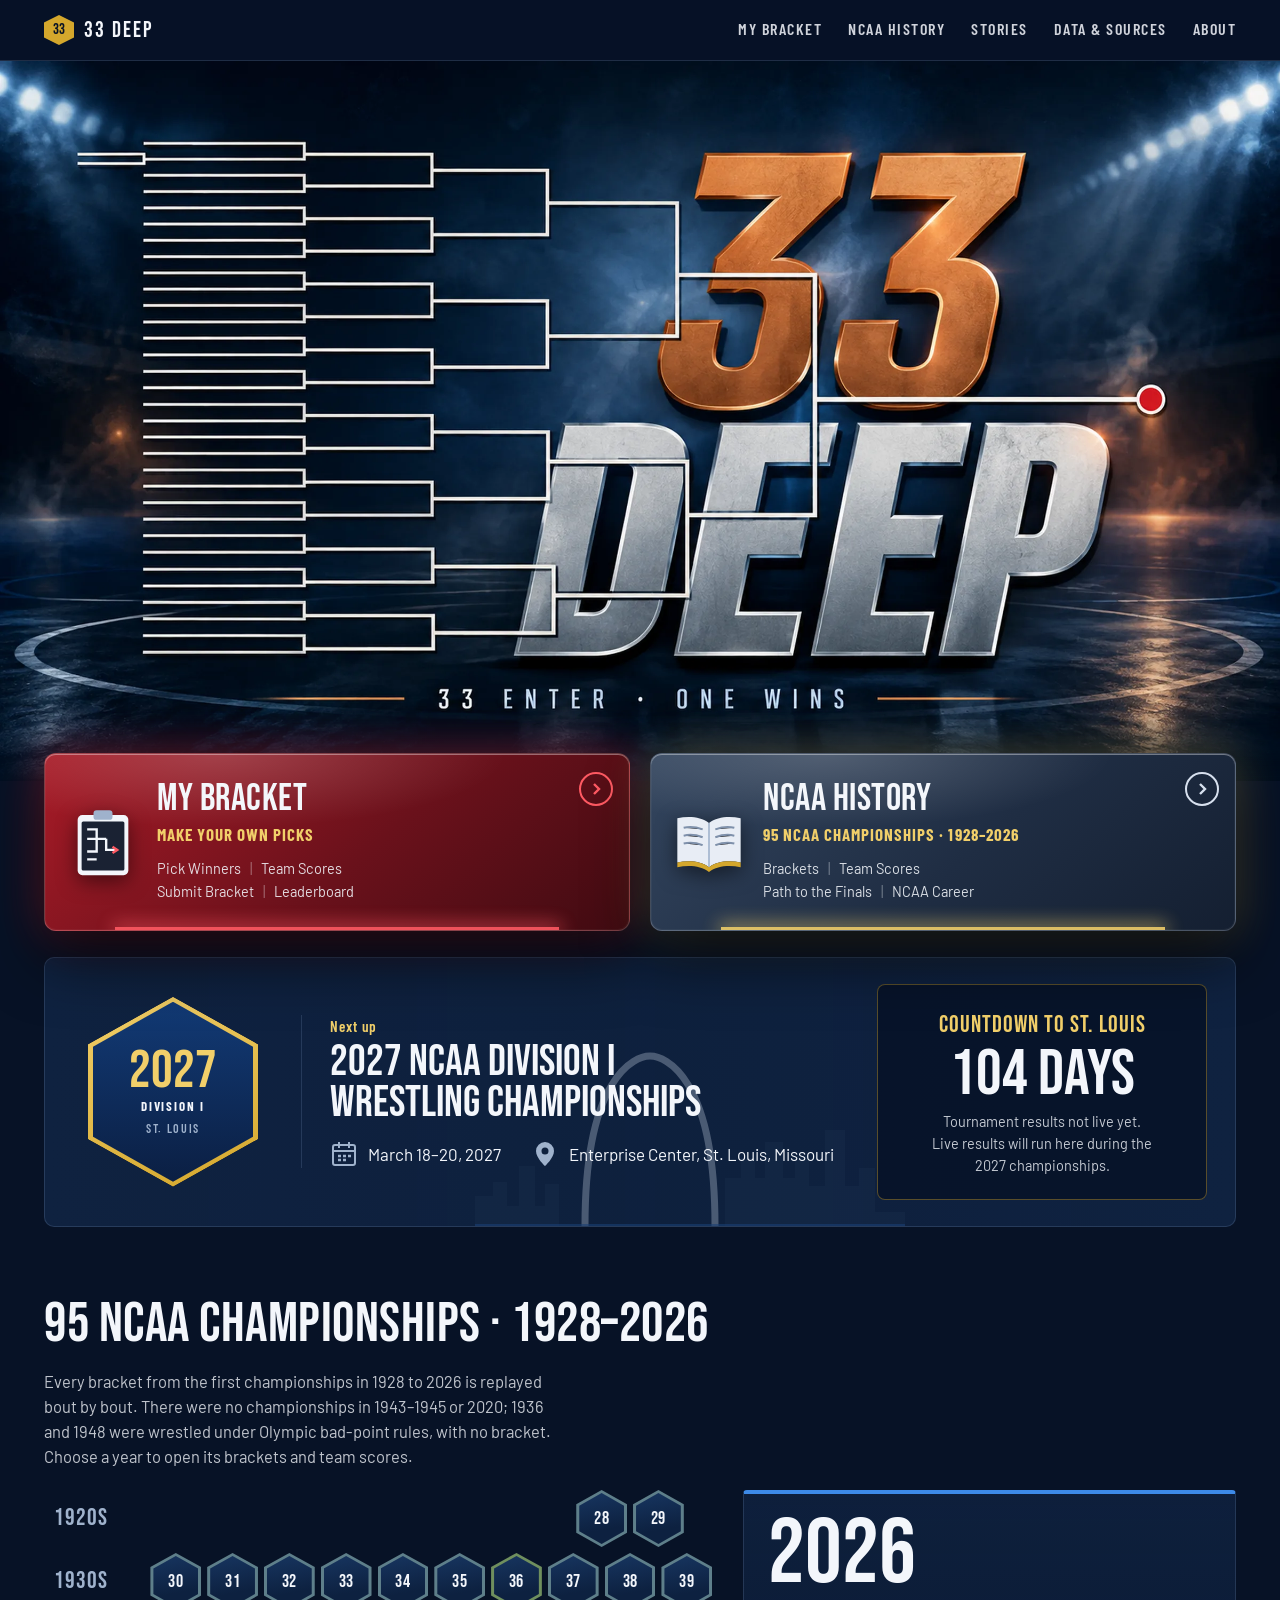
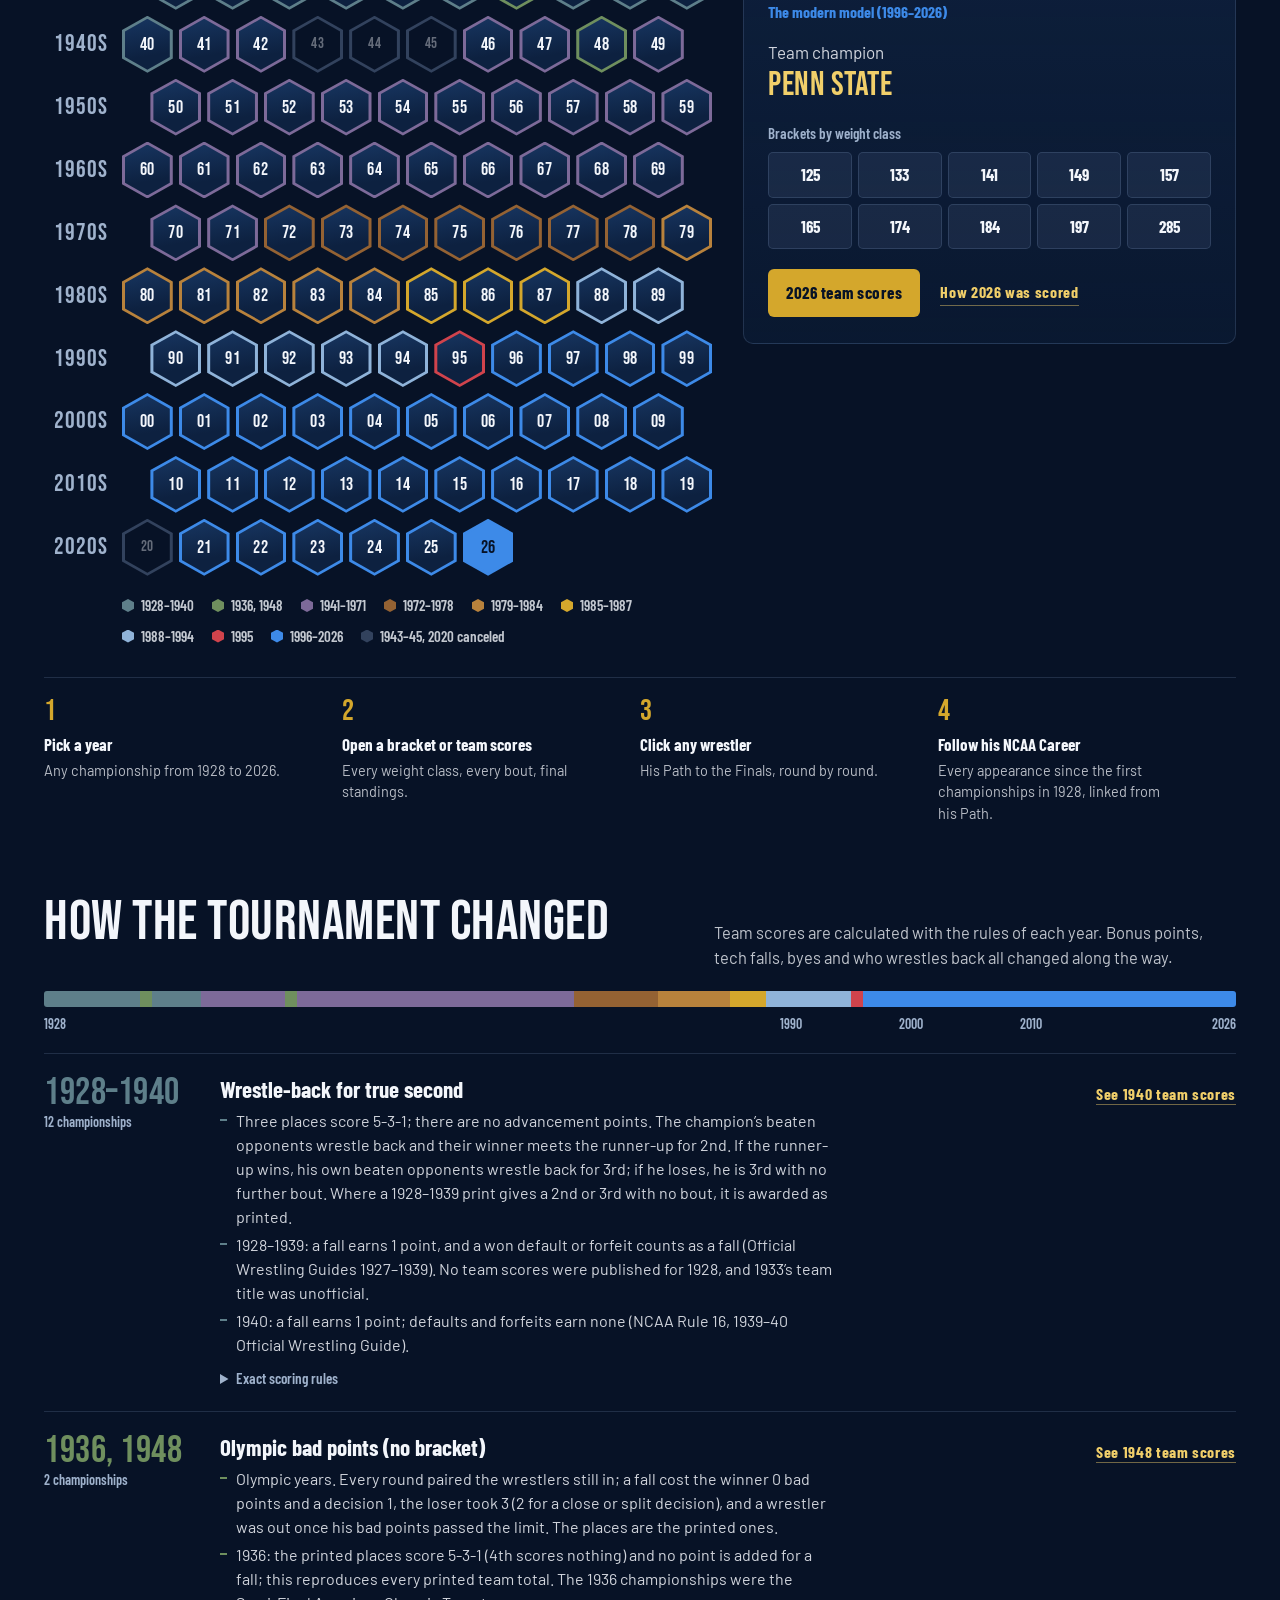
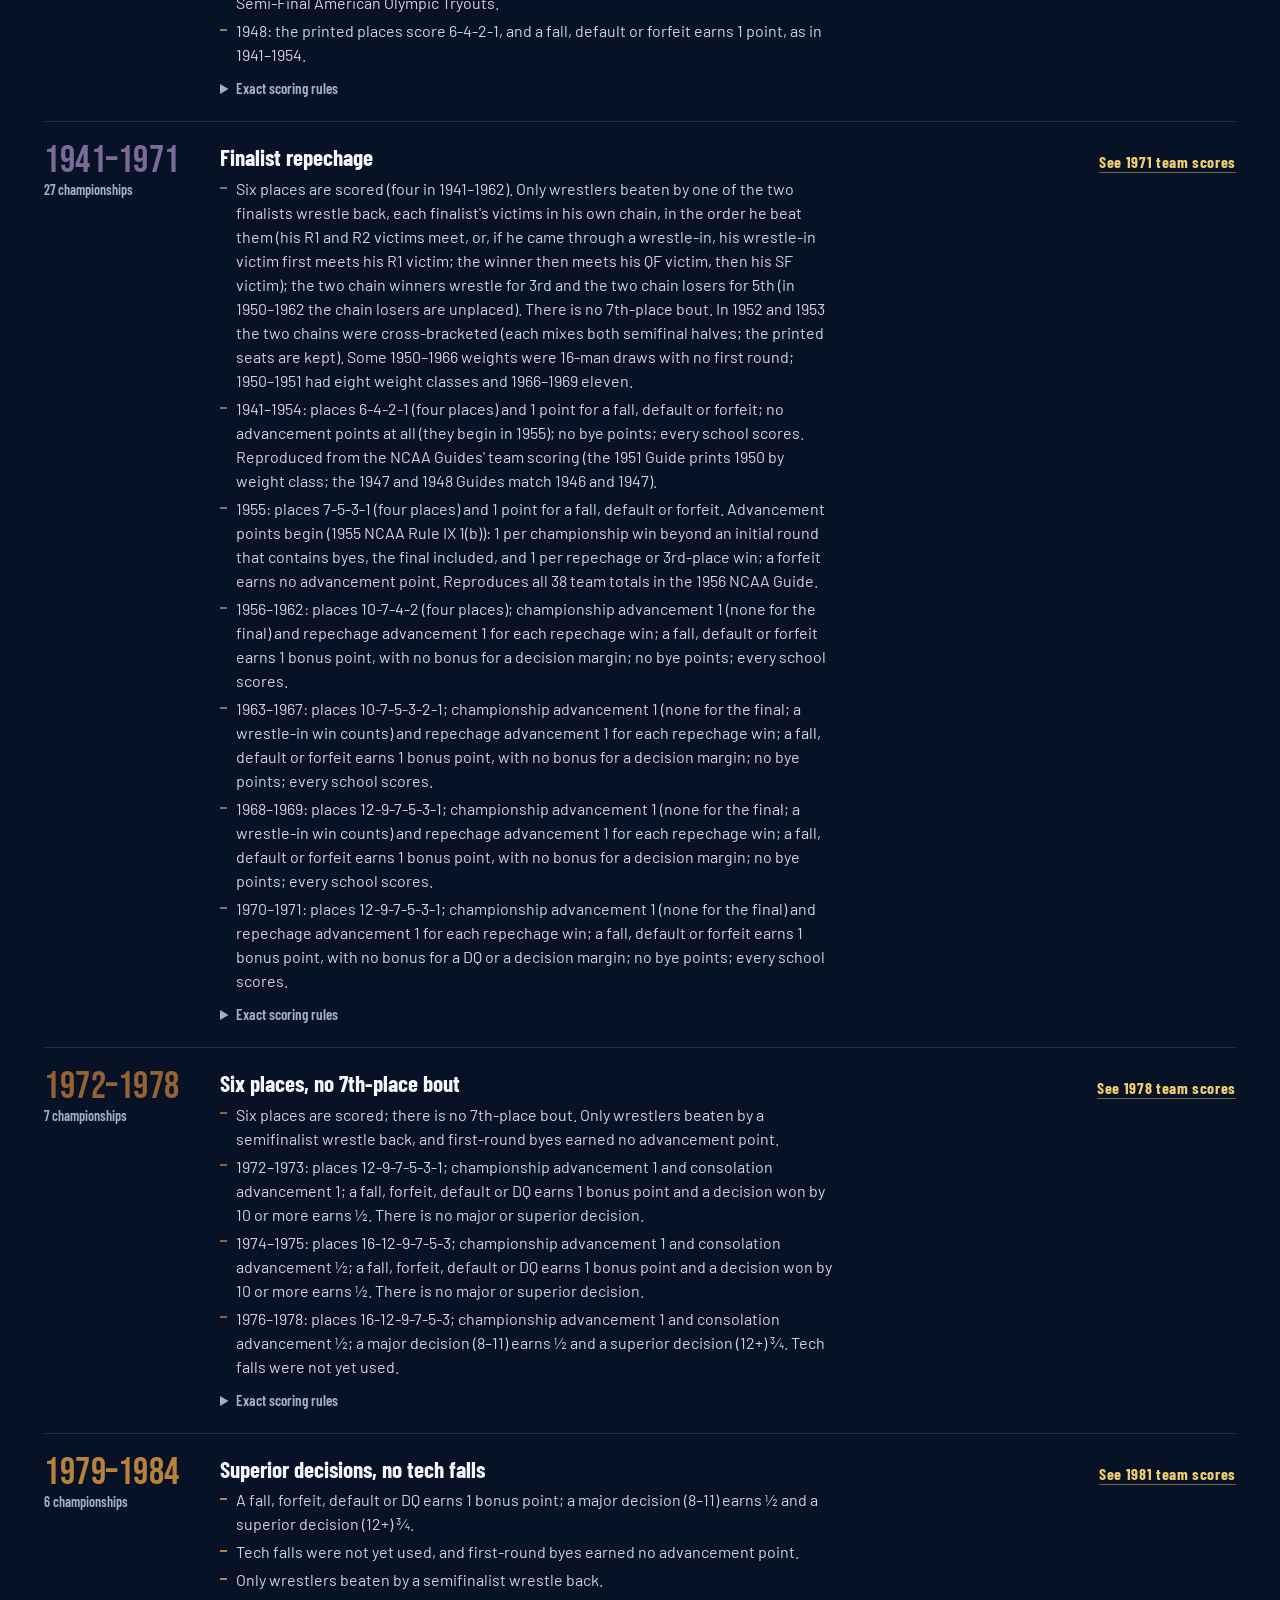
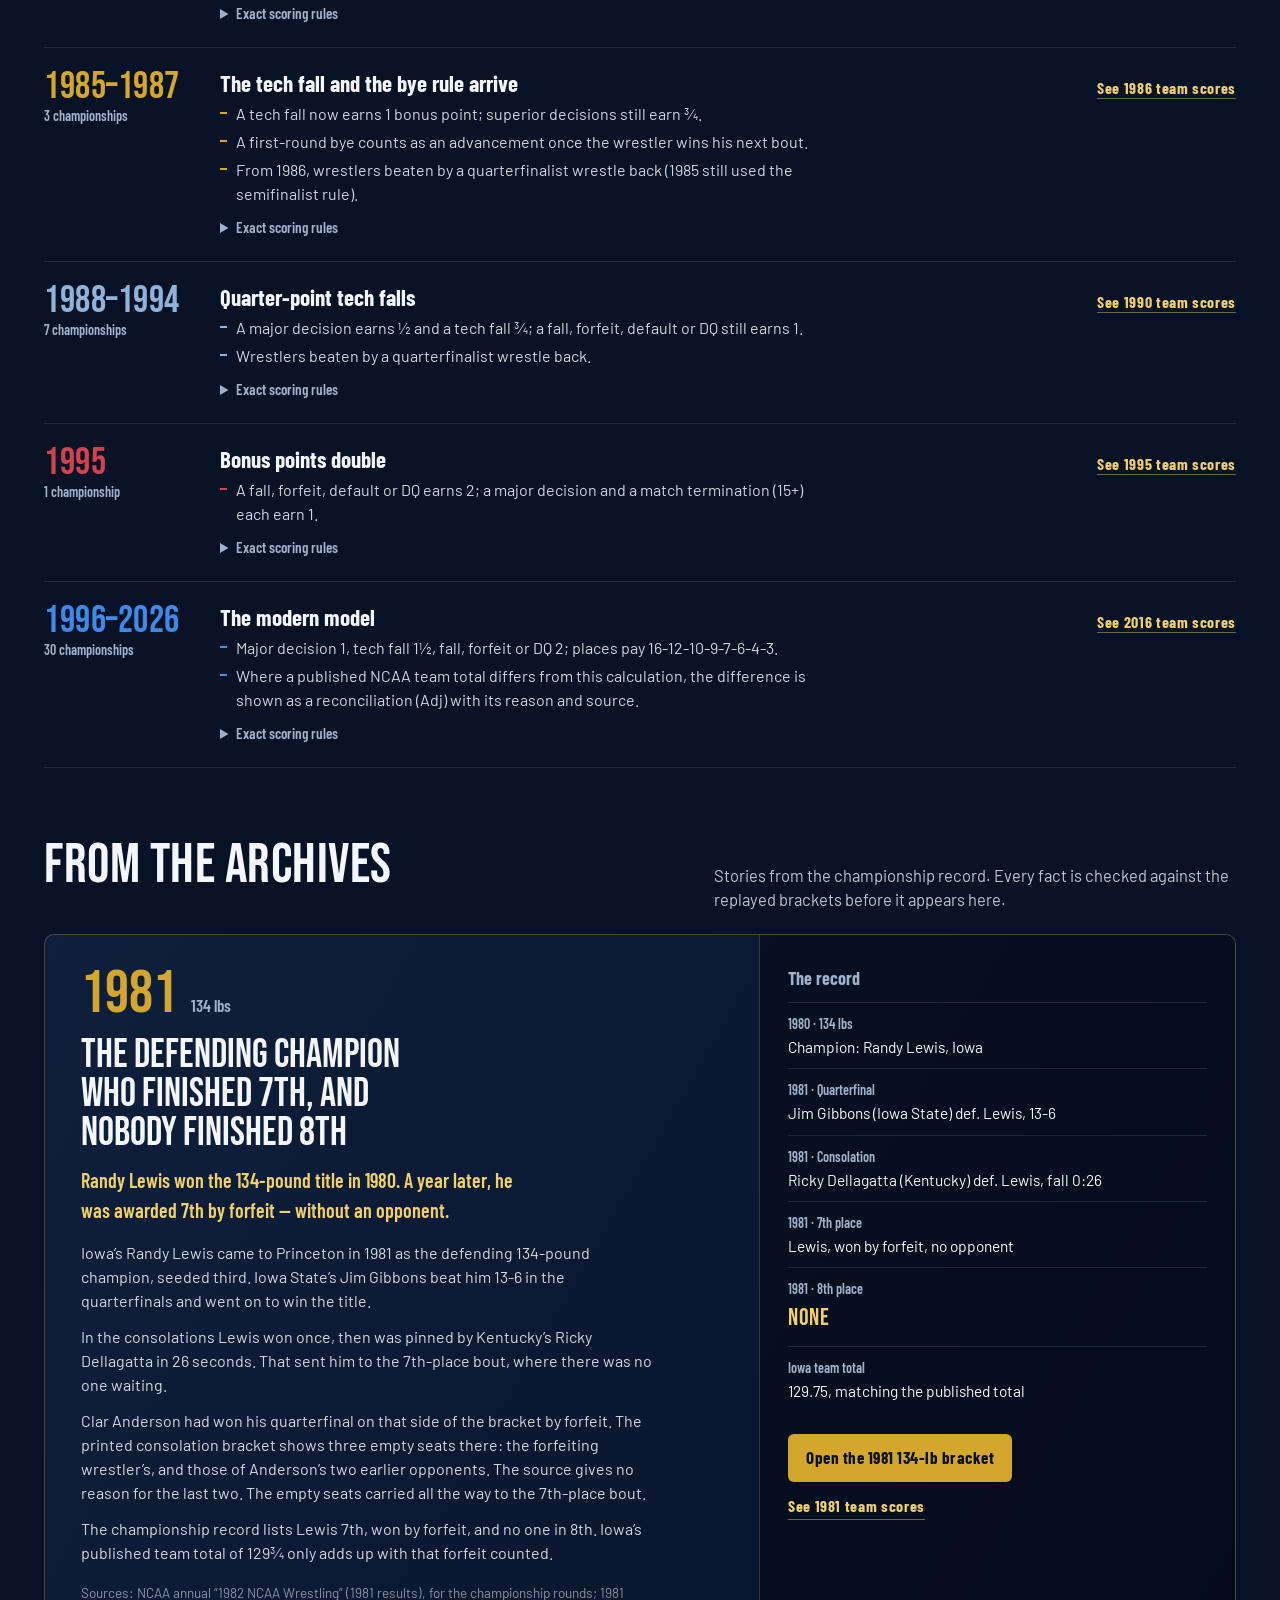
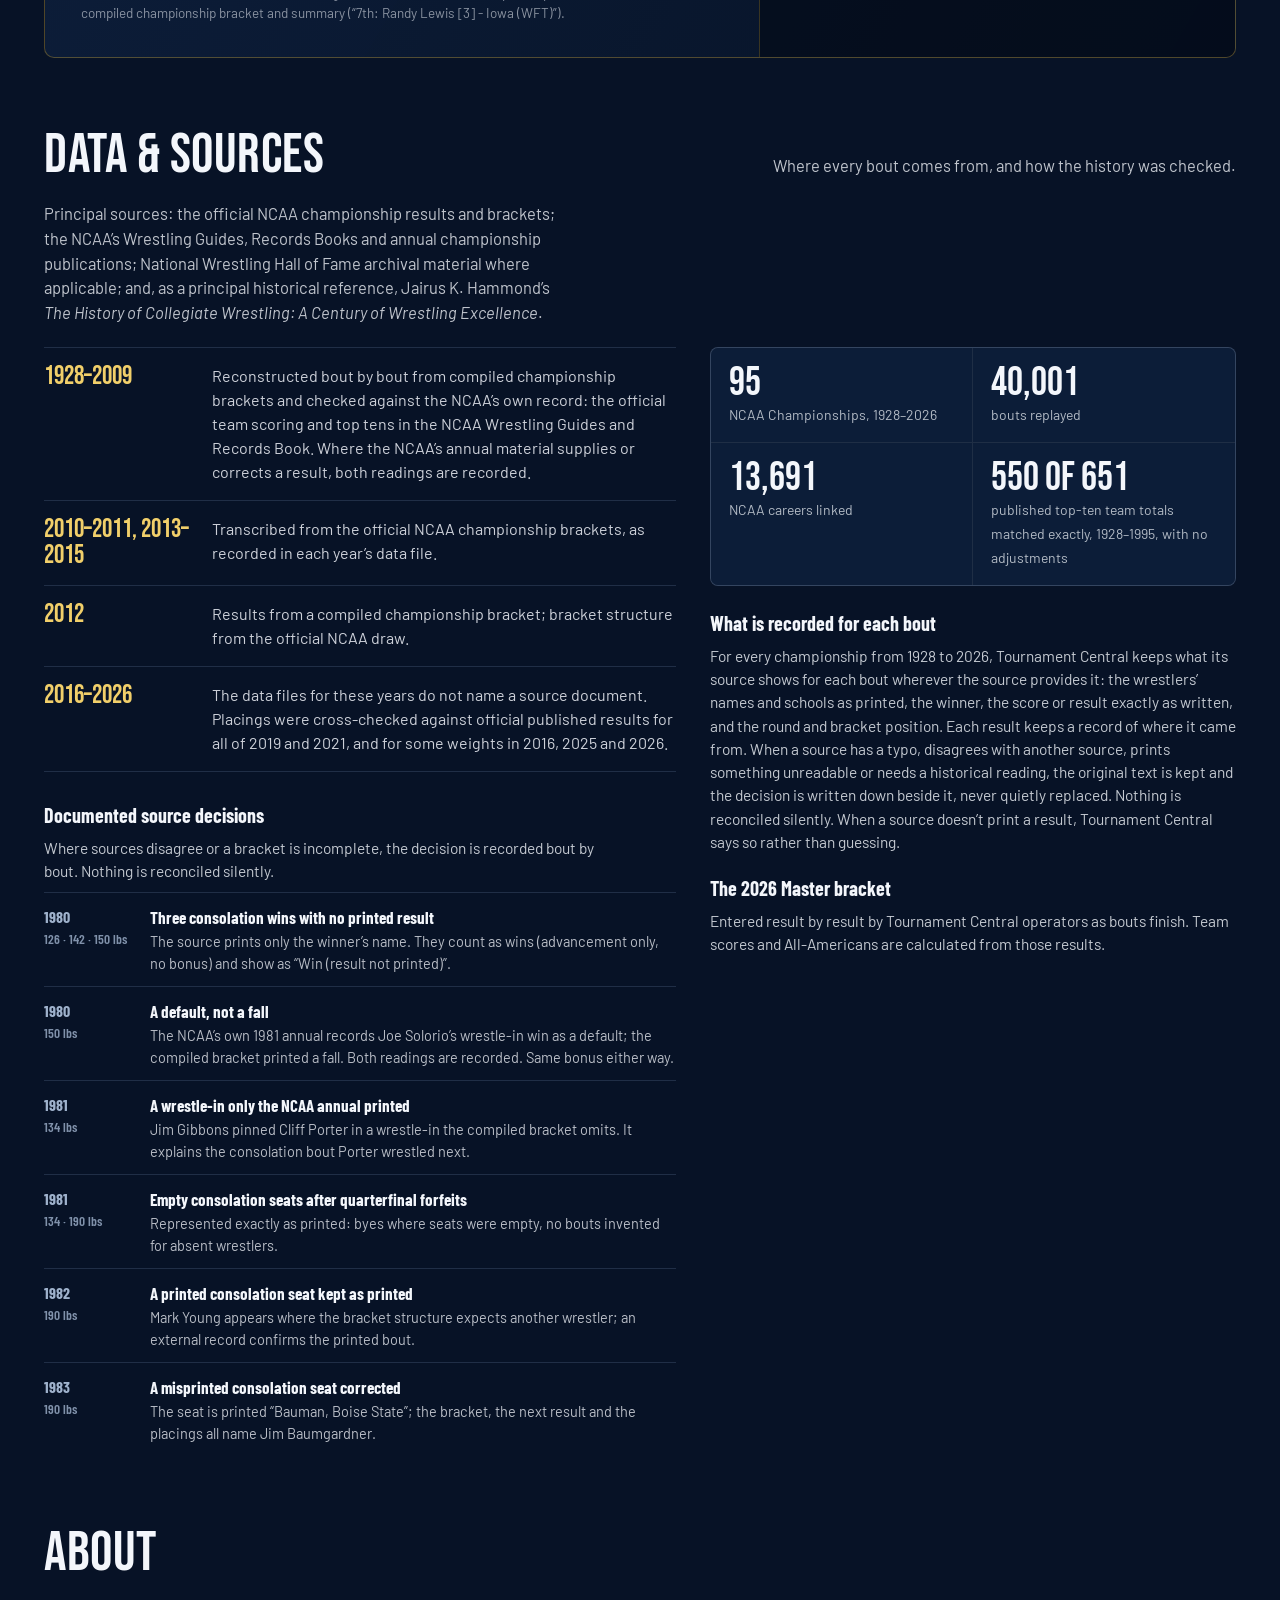
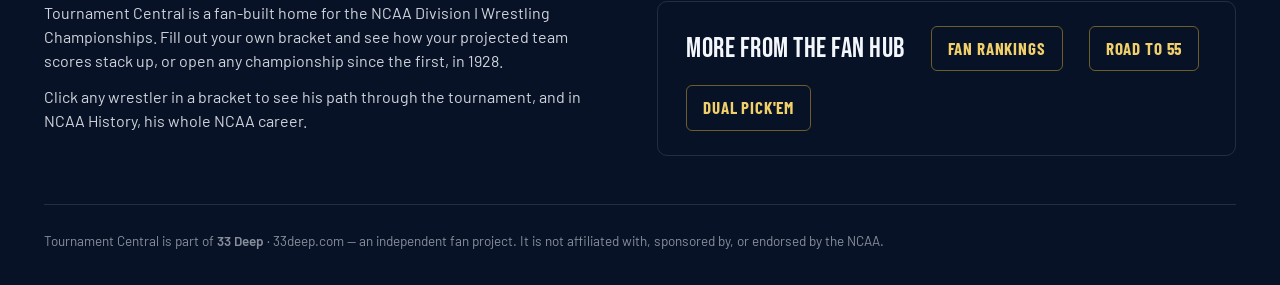
<file: index.html>
<!DOCTYPE html>
<html lang="en">
<head>
<script src="site-config.js?v=1"></script>
<script>/* Front door: the bare site URL shows the homepage (home.html). Any URL with a query string (?view=..., ?ops=1, ...) opens Tournament Central as before. */ if (!location.search) location.replace('home.html' + location.hash); /* MASTER PAGE: before first paint. Operator page = ?ops=1 (master.html). MASTER shows on the operator page, or for everyone once site-config.js publicMaster is true. */ (function () { var ops = /[?&](ops|master)=1(&|$)/.test(location.search), pub = !!(window.TC_CONFIG && window.TC_CONFIG.publicMaster), h = document.documentElement; h.classList.toggle('no-ops', !ops); h.classList.toggle('no-master', !(ops || pub)); })();</script>
<meta charset="UTF-8">
<meta name="viewport" content="width=device-width, initial-scale=1.0">
<title>33 Deep · NCAA Wrestling</title>
<link href="https://fonts.googleapis.com/css2?family=Bebas+Neue&family=Barlow+Condensed:wght@300;400;500;600;700&family=Barlow:wght@300;400;500;600&display=swap" rel="stylesheet">
<style>
:root {
  --bg:#f0f2f5; --s1:#ffffff; --s2:#f8f9fb; --s3:#eef0f4;
  --b1:#dde1e9; --b2:#c8cdd8; --b3:#b0b8c6;
  --gold:#b8860b; --gold2:#d4a017; --gold-bg:rgba(184,134,11,.09);
  --green:#16a34a; --green-bg:rgba(22,163,74,.09); --green-b:rgba(22,163,74,.35);
  --red:#dc2626; --red-bg:rgba(220,38,38,.06);
  --orange:#c2410c; --orange-bg:rgba(194,65,12,.07); --orange-b:rgba(194,65,12,.3);
  --blue:#2563eb;
  --t1:#1a2233; --t2:#4a5568; --t3:#8896aa;
}
*{box-sizing:border-box;margin:0;padding:0}
html,body{height:100%;overflow:hidden}
body{font-family:'Barlow',sans-serif;background:var(--bg);color:var(--t1);display:flex;flex-direction:column;height:100vh}

/* HEADER */
.hdr{background:linear-gradient(90deg,#1a1f2e,#2c2408,#1a1f2e);border-bottom:2px solid var(--gold);height:52px;display:flex;align-items:center;gap:14px;padding:0 18px;flex-shrink:0;box-shadow:0 2px 16px rgba(201,168,76,.15)}
.hdr-hex{width:32px;height:32px;background:var(--gold);clip-path:polygon(50% 0%,100% 25%,100% 75%,50% 100%,0% 75%,0% 25%);display:flex;align-items:center;justify-content:center;font-size:14px;flex-shrink:0;font-family:'Arial Black',Arial,sans-serif;font-weight:900;color:#071226}   /* 33 Deep badge (Oct 2026) */
.hdr-t{font-family:'Bebas Neue',sans-serif;font-size:20px;letter-spacing:3px;color:var(--gold2);line-height:1}
.hdr-s{font-size:9px;color:rgba(255,255,255,.45);letter-spacing:2px;text-transform:uppercase;margin-top:1px}
.hdr-sp{flex:1}
.hdr-home{display:flex;align-items:center;gap:14px;text-decoration:none;color:inherit;border-radius:4px;transition:opacity .15s}
.hdr-home:hover .hdr-t{color:#f0c040}
.hdr-home:focus-visible{outline:2px solid var(--gold2);outline-offset:3px}
.rst-btn{background:none;border:1px solid rgba(255,255,255,.2);color:rgba(255,255,255,.6);font-family:'Barlow Condensed',sans-serif;font-size:12px;letter-spacing:1px;padding:5px 14px;cursor:pointer;border-radius:3px;transition:all .2s;text-transform:uppercase}
.rst-btn:hover{border-color:var(--gold2);color:var(--gold2)}

/* WEIGHT TABS */
.wtabs{background:var(--s1);border-bottom:2px solid var(--b1);display:flex;padding:0 14px;gap:1px;overflow-x:auto;scrollbar-width:none;flex-shrink:0;height:42px;align-items:stretch;box-shadow:0 1px 4px rgba(0,0,0,.06)}
.wtabs::-webkit-scrollbar{display:none}
.wtab{display:flex;align-items:center;padding:0 14px;cursor:pointer;border:none;background:none;color:var(--t3);font-family:'Bebas Neue',sans-serif;font-size:19px;letter-spacing:1px;border-bottom:2px solid transparent;transition:all .15s;white-space:nowrap}
.wtab:hover{color:var(--t2)}
.wtab.on{color:var(--gold);border-bottom-color:var(--gold)}
.wtab.scores-tab{color:var(--t3);border-left:1px solid var(--b1);margin-left:8px;padding-left:20px;font-size:16px;letter-spacing:1.5px}
.wtab.scores-tab.on{color:var(--gold);border-bottom-color:var(--gold)}
.wtab.aa-tab{color:var(--t3);border-left:1px solid var(--b1);padding-left:20px;font-size:16px;letter-spacing:1.5px}
.wtab.aa-tab.on{color:var(--gold);border-bottom-color:var(--gold)}

/* SCORES VIEW */
#scores-view{flex:1;overflow:auto;padding:14px 18px 24px;display:none;flex-direction:column;gap:0}
#scores-view.active{display:flex}

#scores-view::-webkit-scrollbar{width:6px;height:6px}
#scores-view::-webkit-scrollbar-track{background:var(--bg)}
#scores-view::-webkit-scrollbar-thumb{background:var(--b2);border-radius:3px}

.scores-wrap{display:flex;gap:18px;align-items:flex-start;flex-wrap:wrap}
.scores-main{flex:1;min-width:520px}
.scores-key{min-width:200px;flex-shrink:0}

.scores-title{font-family:'Bebas Neue',sans-serif;font-size:22px;letter-spacing:3px;color:var(--t1);margin-bottom:4px}
.scores-sub{font-size:10px;color:var(--t3);letter-spacing:2px;text-transform:uppercase;margin-bottom:14px}

.lb-table{width:100%;border-collapse:collapse;background:var(--s1);border:1px solid var(--b1);border-radius:5px;overflow:hidden;box-shadow:0 1px 4px rgba(0,0,0,.07)}
.lb-table thead tr{background:linear-gradient(90deg,#1a1f2e,#2c2408);border-bottom:2px solid var(--gold)}
.lb-table thead th{font-family:'Barlow Condensed',sans-serif;font-size:9px;letter-spacing:2px;text-transform:uppercase;color:rgba(255,255,255,.5);padding:7px 10px;text-align:left;white-space:nowrap}
.lb-table thead th.num{text-align:right}
.lb-table tbody tr{border-bottom:1px solid var(--b1);transition:background .1s}
.lb-table tbody tr:last-child{border-bottom:none}
.lb-table tbody tr:hover{background:var(--s3)}
.lb-table tbody tr.rank-1{background:var(--gold-bg)}
.lb-table tbody tr.rank-2{background:rgba(150,150,160,.06)}
.lb-table tbody tr.rank-3{background:rgba(150,100,50,.05)}
.lb-td-rank{font-family:'Bebas Neue',sans-serif;font-size:20px;width:36px;padding:6px 10px;color:var(--t3);text-align:center}
.lb-table tbody tr.rank-1 .lb-td-rank{color:var(--gold)}
.lb-table tbody tr.rank-2 .lb-td-rank{color:#6b7280}
.lb-table tbody tr.rank-3 .lb-td-rank{color:#92400e}
.lb-td-school{font-size:12px;font-weight:600;color:var(--t1);padding:6px 8px}
.lb-td-pts{font-family:'Bebas Neue',sans-serif;font-size:18px;text-align:right;padding:6px 12px;color:var(--t1)}
.lb-table tbody tr.rank-1 .lb-td-pts{color:var(--gold)}
.lb-td-adv{font-size:10px;text-align:right;padding:6px 8px;color:var(--t3);font-family:'Barlow Condensed',sans-serif;white-space:nowrap}
.lb-td-place{font-size:10px;text-align:right;padding:6px 10px;color:var(--t3);font-family:'Barlow Condensed',sans-serif;white-space:nowrap}
.lb-td-aa{font-size:10px;padding:6px 10px;color:var(--t2);font-family:'Barlow Condensed',sans-serif;white-space:nowrap;text-align:right}
.lb-bar-wrap{width:80px;padding:6px 10px}
.lb-bar{height:6px;background:var(--b1);border-radius:3px;overflow:hidden}
.lb-bar-fill{height:100%;background:linear-gradient(90deg,var(--gold),var(--gold2));border-radius:3px;transition:width .3s ease}
.lb-table tbody tr.rank-1 .lb-bar-fill{background:linear-gradient(90deg,var(--gold),#f0c040)}

.key-card{background:var(--s1);border:1px solid var(--b1);border-radius:5px;overflow:hidden;box-shadow:0 1px 4px rgba(0,0,0,.07)}
.key-hdr{background:linear-gradient(135deg,#1a1f2e,#2c2408);padding:7px 12px;font-family:'Bebas Neue',sans-serif;font-size:13px;letter-spacing:2px;color:var(--gold2)}
.key-row{display:flex;align-items:center;justify-content:space-between;padding:5px 12px;border-bottom:1px solid var(--b1);font-size:11px}
.key-row:last-child{border-bottom:none}
.key-lbl{color:var(--t2)}
.key-val{font-family:'Bebas Neue',sans-serif;font-size:14px;color:var(--t1)}
.key-val.gold{color:var(--gold)}
.key-sep{height:1px;background:var(--b1);margin:4px 0}

.scores-note{font-size:10px;color:var(--t3);margin-top:10px;font-style:italic}

/* ALL-AMERICANS VIEW */
#aa-view{flex:1;overflow:auto;padding:14px 18px 24px;display:none;flex-direction:column;gap:0}
#aa-view.active{display:flex}
#aa-view::-webkit-scrollbar{width:6px;height:6px}
#aa-view::-webkit-scrollbar-track{background:var(--bg)}
#aa-view::-webkit-scrollbar-thumb{background:var(--b2);border-radius:3px}

.aa-view-title{font-family:'Bebas Neue',sans-serif;font-size:22px;letter-spacing:3px;color:var(--t1);margin-bottom:2px}
.aa-view-sub{font-size:10px;color:var(--t3);letter-spacing:2px;text-transform:uppercase;margin-bottom:14px}

.aa-row-grid{display:flex;gap:10px;flex-wrap:nowrap;margin-bottom:12px;overflow-x:auto;padding-bottom:2px}
.aa-row-grid::-webkit-scrollbar{height:4px}
.aa-row-grid::-webkit-scrollbar-thumb{background:var(--b2);border-radius:2px}

.aa-wcard{background:var(--s1);border:1px solid var(--b1);border-radius:5px;overflow:hidden;min-width:168px;flex:1;box-shadow:0 1px 4px rgba(0,0,0,.07)}
.aa-wcard-hdr{background:linear-gradient(90deg,#1a1f2e,#2c2408);padding:5px 10px;display:flex;align-items:baseline;gap:6px;border-bottom:2px solid var(--gold)}
.aa-wcard-wt{font-family:'Bebas Neue',sans-serif;font-size:20px;letter-spacing:1px;color:var(--gold2);line-height:1}
.aa-wcard-lbs{font-size:8px;color:rgba(255,255,255,.35);letter-spacing:2px;text-transform:uppercase}

.aa-wcard-row{display:flex;align-items:center;padding:4px 8px;border-bottom:1px solid var(--b1);gap:5px;min-height:28px}
.aa-wcard-row:last-child{border-bottom:none}
.aa-wcard-row.place-1{background:var(--gold-bg)}
.aa-wcard-row.place-2{background:rgba(107,114,128,.05)}
.aa-wcard-row.place-3{background:rgba(146,64,14,.04)}

.aa-wcard-place{font-family:'Bebas Neue',sans-serif;font-size:13px;width:16px;flex-shrink:0;text-align:center;line-height:1}
.aa-wcard-row.place-1 .aa-wcard-place{color:var(--gold)}
.aa-wcard-row.place-2 .aa-wcard-place{color:#6b7280}
.aa-wcard-row.place-3 .aa-wcard-place{color:#92400e}
.aa-wcard-row.place-4 .aa-wcard-place,.aa-wcard-row.place-5 .aa-wcard-place,
.aa-wcard-row.place-6 .aa-wcard-place,.aa-wcard-row.place-7 .aa-wcard-place,
.aa-wcard-row.place-8 .aa-wcard-place{color:var(--t3)}

.aa-wcard-medal{font-size:11px;width:14px;text-align:center;flex-shrink:0}
.aa-wcard-info{flex:1;min-width:0}
.aa-wcard-name{font-size:10px;font-weight:600;color:var(--t1);white-space:nowrap;overflow:hidden;text-overflow:ellipsis;line-height:1.3}
.aa-wcard-school{font-size:8px;color:var(--t3);white-space:nowrap;overflow:hidden;text-overflow:ellipsis;line-height:1.3}
.aa-wcard-tbd{font-size:9px;color:var(--t3);font-style:italic}

/* MAIN SCROLL AREA */
.area{flex:1;overflow:auto;padding:14px 18px 24px;display:flex;flex-direction:column;gap:0}
.area::-webkit-scrollbar{width:6px;height:6px}
.area::-webkit-scrollbar-track{background:var(--bg)}
.area::-webkit-scrollbar-thumb{background:var(--b2);border-radius:3px}

/* TIP */
.tip{display:flex;align-items:center;gap:8px;background:rgba(96,165,250,.08);border:1px solid rgba(96,165,250,.2);border-radius:3px;padding:6px 12px;margin-bottom:10px;font-size:11px;color:var(--blue);flex-shrink:0}
.tip-dot{width:5px;height:5px;background:var(--blue);border-radius:50%;flex-shrink:0;animation:blink 1.6s infinite}
/* MY BRACKET onboarding strip: reads existing picks only; every button calls an existing function */
.bh{display:none;background:var(--s1);border:1px solid var(--s3);border-left:3px solid var(--gold2);border-radius:4px;padding:10px 14px;margin-bottom:10px;align-items:center;gap:18px;flex-wrap:wrap}
.bh.on{display:flex}
.bh-intro{min-width:170px}
.bh-h{font-family:'Bebas Neue',sans-serif;font-size:20px;letter-spacing:2px;color:var(--t1);line-height:1}
.bh-d{font-size:11px;color:var(--t2);margin-top:3px}
.bh-steps{display:flex;gap:14px;flex:1;min-width:260px}
.bh-step{display:flex;gap:8px;align-items:flex-start;flex:1;min-width:0}
.bh-n{font-family:'Bebas Neue',sans-serif;font-size:15px;width:22px;height:22px;border-radius:50%;background:var(--gold-bg);color:var(--gold);display:flex;align-items:center;justify-content:center;flex-shrink:0}
.bh-st{font-family:'Barlow Condensed',sans-serif;font-weight:700;font-size:12px;letter-spacing:1px;color:var(--t1);text-transform:uppercase}
.bh-sd{font-size:11px;color:var(--t2);line-height:1.3}
.bh-thumb{position:relative;flex-shrink:0;display:block;width:40px;height:30px;margin-top:-1px;border-radius:2px;cursor:zoom-in;outline:none}
.bh-sheet{display:block;width:40px;height:30px;border-radius:2px;box-shadow:0 1px 3px rgba(0,0,0,.25);transform-origin:top right;transition:transform .18s ease,box-shadow .18s ease;background:#fff}
.bh-thumb:hover .bh-sheet,.bh-thumb:focus .bh-sheet{transform:scale(5);box-shadow:0 10px 28px rgba(0,0,0,.35);position:relative;z-index:30}
.bh-thumb:focus-visible{outline:2px solid var(--gold2);outline-offset:2px}
.bh-prog{min-width:170px}
.bh-pl{font-family:'Barlow Condensed',sans-serif;font-size:10px;letter-spacing:1.5px;color:var(--t3);text-transform:uppercase}
.bh-pv{font-family:'Bebas Neue',sans-serif;font-size:20px;color:var(--t1);line-height:1.1}
.bh-pv small{font-family:'Barlow',sans-serif;font-size:11px;color:var(--t2);letter-spacing:0}
.bh-bar{height:5px;background:var(--s3);border-radius:3px;overflow:hidden;margin-top:4px}
.bh-bar i{display:block;height:100%;background:var(--gold2);transition:width .25s}
.bh-act{display:flex;gap:8px;align-items:center;margin-left:auto}
.bh-go{background:var(--gold2);color:#1a1a1a;border:none;border-radius:3px;font-family:'Barlow Condensed',sans-serif;font-weight:700;font-size:13px;letter-spacing:1px;text-transform:uppercase;padding:8px 14px;cursor:pointer;white-space:nowrap}
.bh-go:hover{filter:brightness(1.07)}
.bh-x{background:none;border:1px solid var(--s3);color:var(--t2);border-radius:3px;font-family:'Barlow Condensed',sans-serif;font-size:11px;letter-spacing:1px;text-transform:uppercase;padding:6px 10px;cursor:pointer;white-space:nowrap}
.bh.min{padding:6px 12px;gap:12px}
.bh.min .bh-intro,.bh.min .bh-steps,.bh.min .bh-go{display:none}
.bh.min .bh-prog{display:flex;align-items:center;gap:10px;min-width:0;flex:1}
.bh.min .bh-pv{font-size:16px}
.bh.min .bh-bar{width:120px;margin-top:0}
@media (max-width:700px){.bh{gap:8px 10px;padding:9px 12px}.bh-intro{flex-basis:100%}.bh-d{display:none}.bh-steps{gap:8px;min-width:0;flex-basis:100%}.bh-step{gap:6px;align-items:center;flex:none}.bh-steps{gap:14px}.bh-sd{display:none}.bh-n{width:20px;height:20px;font-size:13px}.bh-st{font-size:11px}.bh-prog{flex:1;min-width:0}.bh-act{margin-left:0}.bh-go{padding:7px 10px;font-size:12px}.bh.min .bh-pl{display:none}.bh-long{display:none}.bh-st{white-space:nowrap}.bh.min .bh-bar{width:60px}.bh-thumb,.bh-sheet{width:30px;height:23px}.bh-thumb:hover .bh-sheet,.bh-thumb:focus .bh-sheet{transform:none}.bh-steps{flex-wrap:wrap;row-gap:6px}}
@keyframes blink{0%,100%{opacity:1}50%{opacity:.3}}

/* SECTION LABEL */
.sec-hd{display:flex;align-items:center;gap:10px;margin:14px 0 8px;flex-shrink:0}
.sec-hd .line{flex:1;height:1px}
.sec-hd .lbl{font-family:'Bebas Neue',sans-serif;font-size:13px;letter-spacing:3px;padding:0 8px;white-space:nowrap}
.sec-champ .line{background:linear-gradient(90deg,transparent,var(--gold),transparent)}
.sec-champ .lbl{color:var(--gold)}
.sec-con .line{background:linear-gradient(90deg,transparent,var(--orange),transparent)}
.sec-con .lbl{color:var(--orange)}

/* BRACKET GRID */
.bgrid{display:flex;gap:0;align-items:flex-start;min-width:max-content}
.rcol{display:flex;flex-direction:column;min-width:0}
.rhdr{font-family:'Barlow Condensed',sans-serif;font-size:9px;letter-spacing:2px;text-transform:uppercase;color:var(--t3);text-align:center;padding:0 3px 6px;white-space:nowrap}
.rhdr.gc{color:var(--gold)}
.rhdr.cc{color:var(--orange);opacity:.9}
.rconn{width:14px;flex-shrink:0}

/* MATCH */
.mc{background:var(--s1);border:1px solid var(--b1);border-radius:4px;overflow:hidden;width:168px;flex-shrink:0;transition:box-shadow .15s;box-shadow:0 1px 3px rgba(0,0,0,.07)}
.mc:hover{box-shadow:0 2px 8px rgba(0,0,0,.12)}
.mc.cm{border-color:var(--gold);box-shadow:0 0 10px rgba(184,134,11,.2)}
.mc.con{border-color:var(--orange-b)}
.mc.pm{border-color:rgba(205,127,50,.5)}
.md{height:1px;background:var(--b1)}

/* SLOTS */
.sl{display:flex;align-items:center;padding:4px 7px;min-height:30px;cursor:pointer;transition:background .12s;position:relative;user-select:none;gap:0}
.sl:hover:not(.empty):not(.w):not(.l){background:var(--s3)}
.sl.w{background:var(--green);border-left:3px solid #0f7a30}
.sl.l{background:var(--red-bg);opacity:.6}
.sl.empty{cursor:default;opacity:.35}
.sl.empty:hover{background:none}
.sl-sd{font-size:8px;color:var(--t3);width:13px;flex-shrink:0;font-family:'Barlow Condensed',sans-serif;font-weight:600;text-align:right;padding-right:2px}
.sl.w .sl-sd{color:rgba(255,255,255,.8)}
.sl-nm{flex:1;font-size:10.5px;font-weight:500;white-space:nowrap;overflow:hidden;text-overflow:ellipsis;padding:0 3px}
.sl-nm .fn{font-weight:400;color:var(--t2)}
.sl.w .sl-nm{color:#fff}
.sl.w .sl-nm .fn{color:rgba(255,255,255,.7)}
.sl.l .sl-nm{text-decoration:line-through;text-decoration-color:rgba(239,68,68,.4);color:var(--t3)}
.sl-sc{font-size:8px;color:var(--t3);flex-shrink:0;font-family:'Barlow Condensed',sans-serif;white-space:nowrap;max-width:46px;overflow:hidden;text-overflow:ellipsis}
.sl.w .sl-sc{color:rgba(255,255,255,.7);opacity:1}
.sl-tbd{font-size:9px;color:var(--t3);font-style:italic;padding:0 3px}

/* win flash */
.sl.w{animation:wflash .35s ease}
@keyframes wflash{0%{background:#4ade80}100%{background:var(--green)}}

/* CHAMP BOX */
.cbox{display:flex;align-items:flex-start;padding:0 14px;flex-direction:column;gap:10px}

/* ALL-AMERICANS PANEL */
.aa-panel{background:var(--s1);border:1px solid var(--b1);border-radius:5px;min-width:152px;overflow:hidden;box-shadow:0 1px 4px rgba(0,0,0,.07)}
.aa-hdr{background:linear-gradient(135deg,#1a1f2e,#2c2408);padding:6px 10px;text-align:center}
.aa-hdr-t{font-family:'Bebas Neue',sans-serif;font-size:13px;letter-spacing:2px;color:var(--gold2)}
.aa-hdr-s{font-size:8px;color:rgba(255,255,255,.4);letter-spacing:1px;text-transform:uppercase}
.aa-row{display:flex;align-items:center;padding:4px 8px;border-bottom:1px solid var(--b1);gap:6px}
.aa-row:last-child{border-bottom:none}
.aa-place{font-family:'Bebas Neue',sans-serif;font-size:14px;width:18px;flex-shrink:0;text-align:center}
.aa-medal{font-size:12px;width:16px;flex-shrink:0;text-align:center}
.aa-info{flex:1;min-width:0}
.aa-name{font-size:10px;font-weight:600;color:var(--t1);white-space:nowrap;overflow:hidden;text-overflow:ellipsis}
.aa-school{font-size:8px;color:var(--t3);white-space:nowrap;overflow:hidden;text-overflow:ellipsis}
.aa-row.place-1 .aa-place{color:#b8860b}
.aa-row.place-2 .aa-place{color:#6b7280}
.aa-row.place-3 .aa-place{color:#92400e}
.aa-row.place-4 .aa-place{color:var(--t2)}
.aa-row.place-5,.aa-row.place-6,.aa-row.place-7,.aa-row.place-8{opacity:.85}
.aa-tbd{font-size:9px;color:var(--t3);font-style:italic;padding:3px 0}
.ccard{background:linear-gradient(135deg,#fffbf0,#fdf6e3,#fffbf0);border:2px solid var(--gold);border-radius:5px;padding:14px 16px;text-align:center;min-width:152px;box-shadow:0 0 16px rgba(184,134,11,.18)}
.ccard .crn{font-size:22px;margin-bottom:5px}
.ccard .clbl{font-size:7px;letter-spacing:3px;text-transform:uppercase;color:var(--gold);font-weight:700;margin-bottom:3px}
.ccard .cnm{font-family:'Bebas Neue',sans-serif;font-size:17px;letter-spacing:2px;color:var(--t1)}
.ccard .csc{font-size:9px;color:var(--gold);opacity:.8;margin-top:1px}
.ccard.empty .cnm{font-size:11px;color:var(--t3);font-family:'Barlow',sans-serif;letter-spacing:0;font-style:italic}

/* PIGTAIL */
.mc.pt{border-color:rgba(201,168,76,.5);box-shadow:0 0 8px rgba(201,168,76,.1)}
.mc.pt-pending{border-color:rgba(201,168,76,.25);border-style:dashed}

/* PLACE LABELS */
.pl-lbl{font-size:8px;letter-spacing:1.5px;text-transform:uppercase;margin-bottom:3px;font-family:'Barlow Condensed',sans-serif;color:var(--t3)}

/* SWAP HINT */
.swap-hint{display:none;font-size:8px;color:var(--red);opacity:.8;font-family:'Barlow Condensed',sans-serif;letter-spacing:.5px;margin-left:3px;flex-shrink:0;white-space:nowrap}
.sl.l:hover .swap-hint{display:inline}

.prt-btn{border-color:var(--gold);color:var(--gold);margin-left:6px}
.prt-btn:hover{background:var(--gold);color:#000}

/* PRINT MODAL */
#print-modal,#load-modal,#results-modal{display:none;position:fixed;inset:0;z-index:9999;background:rgba(0,0,0,.85);align-items:center;justify-content:center}
#print-modal.open,#load-modal.open,#results-modal.open{display:flex}
#print-modal-box,#load-modal-box{background:#ffffff;border:1px solid var(--gold);border-radius:6px;padding:28px 32px;max-width:420px;width:90%;text-align:center;box-shadow:0 8px 32px rgba(0,0,0,.15)}
#print-modal-box h2,#load-modal-box h2{font-family:'Bebas Neue',sans-serif;font-size:22px;letter-spacing:3px;color:var(--gold);margin-bottom:8px}
#print-modal-box p,#load-modal-box p{font-size:12px;color:var(--t2);margin-bottom:20px;line-height:1.6}
.pm-row{display:flex;gap:10px;justify-content:center;flex-wrap:wrap;margin-bottom:14px}
.pm-btn{background:none;border:1px solid var(--b2);color:var(--t2);font-family:'Barlow Condensed',sans-serif;font-size:12px;letter-spacing:1px;padding:7px 18px;cursor:pointer;border-radius:3px;transition:all .2s;text-transform:uppercase}
.pm-btn:hover{border-color:var(--gold);color:var(--gold)}
.pm-btn.primary{background:var(--gold);color:#fff;border-color:var(--gold);font-weight:700}
.pm-btn.primary:hover{background:var(--gold2)}
.pm-weight-grid{display:flex;flex-wrap:wrap;gap:6px;justify-content:center;margin-bottom:18px}
.pm-wchk{display:flex;align-items:center;gap:5px;cursor:pointer}
.pm-wchk input{accent-color:var(--gold);width:13px;height:13px;cursor:pointer}
.pm-wchk span{font-family:'Bebas Neue',sans-serif;font-size:16px;color:var(--t2)}
.pm-wchk:hover span{color:var(--gold)}

/* PRINT STYLES (legacy — bracket modal print rules are below; @page rule removed to avoid conflict) */
@media print {
  *{-webkit-print-color-adjust:exact!important;print-color-adjust:exact!important}
  html,body{height:auto!important;overflow:visible!important;background:#fff!important;color:#000!important}
  .hdr,.wtabs,#area,#scores-view,#aa-view,#leaderboard-view,#print-modal,#load-modal,#results-modal{display:none!important}
  #print-root{display:block!important}
  .print-page{break-after:page;break-inside:avoid;width:100%;overflow:hidden;background:#fff;color:#000;font-family:Arial,Helvetica,sans-serif}
  .print-page:last-child{break-after:avoid}
  .psw{display:block}
  .ph{display:flex;align-items:center;justify-content:space-between;border-bottom:2px solid #111;padding-bottom:2px;margin-bottom:3px}
  .ph-title{font-size:10pt;font-weight:900;letter-spacing:1.2px;text-transform:uppercase;line-height:1}
  .ph-sub{font-size:5.5pt;color:#666;text-transform:uppercase;letter-spacing:1px;margin-top:1px}
  .ph-wt{font-size:24pt;font-weight:900;line-height:1}
  .ph-right{text-align:right;min-width:82px}
  .ph-clbl{font-size:5pt;text-transform:uppercase;letter-spacing:1.5px;color:#888}
  .ph-cnm{font-size:9pt;font-weight:900;line-height:1.15}
  .ph-csc{font-size:5.5pt;color:#555}
  .ps-lbl{font-size:5pt;text-transform:uppercase;letter-spacing:1.5px;color:#999;border-top:1px solid #e0e0e0;padding-top:1px;margin:2px 0}
  .pbg{display:flex;align-items:flex-start;gap:0}
  .prc{display:flex;flex-direction:column}
  .prh{font-size:4.6pt;text-transform:uppercase;letter-spacing:.8px;color:#aaa;text-align:center;padding:0 1px 1px;white-space:nowrap}
  .prcn{width:5px;flex-shrink:0}
  .pm{border:1px solid #ccc;border-radius:1px;overflow:hidden;width:98px;flex-shrink:0;background:#fff}
  .pm.champ-final{border:2px solid #111}
  .pm.pigtail{border:1px dashed #bbb}
  .pm.consolation{border-color:#bbb;background:#fafafa}
  .pm.place-match{border:1.5px solid #666}
  .pmd{height:1px;background:#ddd}
  .ps{display:flex;align-items:center;padding:1px 2px;min-height:14px}
  .ps.win{background:#e8f5e9;border-left:2px solid #2e7d32}
  .ps.los{opacity:0.4}
  .ps.tbd{opacity:0.2}
  .psseed{font-size:4.6pt;color:#bbb;width:8px;flex-shrink:0;text-align:right;padding-right:1px}
  .ps.win .psseed{color:#2e7d32}
  .psname{flex:1;font-size:5pt;white-space:nowrap;overflow:hidden;text-overflow:ellipsis;padding:0 1px;font-weight:500}
  .ps.win .psname{font-weight:700;color:#1b5e20}
  .ps.los .psname{text-decoration:line-through;color:#bbb}
  .pssch{font-size:4.1pt;color:#bbb;flex-shrink:0;max-width:24px;overflow:hidden;text-overflow:ellipsis;white-space:nowrap}
  .pstbd{font-size:4.8pt;color:#ccc;font-style:italic}
  .pchbox{display:flex;align-items:center;padding:0 3px}
  .pchcard{border:2px solid #111;border-radius:2px;padding:3px 5px;text-align:center;min-width:58px;background:#fffdf5}
  .pchcard .pcrown{font-size:10pt;margin-bottom:1px;line-height:1}
  .pchcard .pclbl{font-size:4.2pt;text-transform:uppercase;letter-spacing:1.5px;color:#888}
  .pchcard .pcnm{font-size:6.3pt;font-weight:900;text-transform:uppercase;line-height:1.2}
  .pchcard .pcsc{font-size:4.6pt;color:#555}
  .pchcard.empty .pcnm{color:#aaa;font-weight:400}
  .ppl-lbl{font-size:4.2pt;text-transform:uppercase;letter-spacing:1px;color:#888;margin-bottom:0}
}


/* === BRACKET PREVIEW STYLES (added by integration) === */

/* Bracket renderer styles (from brackets-from-firestore.html) */
.bracket-page {
  width: 8.5in; 
  height: 11in;
  background: white;
  position: relative;
  overflow: hidden;
  margin: 0 auto 16px;
  box-shadow: 0 1px 3px rgba(0,0,0,0.1);
}
.bracket-page svg {
  width: 100%;
  height: 100%;
  display: block;
}
.bracket-page .ln    { stroke: #000; stroke-width: 1.8; fill: none; }
.bracket-page .ln-th { stroke: #000; stroke-width: 2.2; fill: none; }
.bracket-page .t     { font: 13px Arial, sans-serif; fill: #000; }
.bracket-page .t-sm  { font: 12px Arial, sans-serif; fill: #000; }
.bracket-page .num   { font: bold 17px Arial, sans-serif; fill: #000; }
.bracket-page .hdr   { font: bold 30px Arial, sans-serif; fill: #000; }
.bracket-page .hdr-r { font: bold 30px Arial, sans-serif; fill: #000; text-anchor: end; }
.bracket-page .col   { font: bold 16px Arial, sans-serif; fill: #000; }
.bracket-page .champ-lbl { font: bold 19px Arial, sans-serif; fill: #000; text-anchor: middle; }
.bracket-page .place { font: bold 14px Arial, sans-serif; fill: #000; }
.bracket-page .wb    { font: bold 26px Arial, sans-serif; fill: #000; text-anchor: middle; }


/* Bracket preview modal */
#bracket-preview-modal {
  display: none;
  position: fixed;
  inset: 0;
  background: rgba(0, 0, 0, 0.7);
  z-index: 10000;
  overflow-y: auto;
  padding: 20px;
}
#bracket-preview-modal.open {
  display: block;
}
#bracket-preview-modal .bp-shell {
  max-width: 1700px;
  margin: 0 auto;
  background: white;
  border-radius: 8px;
  overflow: hidden;
}
#bracket-preview-modal .bp-toolbar {
  position: sticky;
  top: 0;
  background: #18181b;
  color: white;
  padding: 12px 20px;
  display: flex;
  align-items: center;
  justify-content: space-between;
  z-index: 10;
  flex-wrap: wrap;
  gap: 12px;
}
#bracket-preview-modal .bp-toolbar h2 {
  margin: 0;
  font-size: 18px;
  font-weight: 600;
}
#bracket-preview-modal .bp-toolbar .bp-info {
  font-size: 13px;
  color: #a1a1aa;
}
#bracket-preview-modal .bp-actions {
  display: flex;
  gap: 8px;
}
#bracket-preview-modal .bp-btn {
  padding: 8px 16px;
  border: none;
  border-radius: 6px;
  background: white;
  color: #18181b;
  font-weight: 500;
  cursor: pointer;
  font-size: 13px;
}
#bracket-preview-modal .bp-btn:hover {
  background: #f4f4f5;
}
#bracket-preview-modal .bp-btn.primary {
  background: #f59e0b;
  color: #18181b;
}
#bracket-preview-modal .bp-btn.primary:hover {
  background: #d97706;
}
#bracket-preview-modal .bp-pages {
  padding: 20px;
  background: #e5e5e5;
}

/* Print styles — only show the brackets when printing */
@media print {
  /* Force portrait Letter, narrow margins so the bracket fills the printable area */
  @page {
    size: 8.5in 11in;
    margin: 0.25in;
  }
  /* Hide everything except the modal */
  body * {
    visibility: hidden;
  }
  #bracket-preview-modal,
  #bracket-preview-modal * {
    visibility: visible;
  }
  /* Strip the modal chrome — turn it into a flat print container */
  #bracket-preview-modal {
    display: block !important;
    position: static !important;
    background: white !important;
    padding: 0 !important;
    margin: 0 !important;
    inset: auto !important;
    overflow: visible !important;
  }
  #bracket-preview-modal .bp-toolbar {
    display: none !important;
  }
  #bracket-preview-modal .bp-shell {
    box-shadow: none !important;
    max-width: none !important;
    background: white !important;
    border-radius: 0 !important;
    margin: 0 !important;
  }
  #bracket-preview-modal .bp-pages {
    padding: 0 !important;
    background: white !important;
    margin: 0 !important;
  }
  /* Each bracket sized to fit one printed page exactly */
  .bracket-page {
    width: 100% !important;
    height: auto !important;
    margin: 0 !important;
    padding: 0 !important;
    background: white !important;
    box-shadow: none !important;
    page-break-after: always;
    break-after: page;
    page-break-inside: avoid;
    break-inside: avoid;
  }
  .bracket-page:last-child {
    page-break-after: auto;
    break-after: auto;
  }
  /* Force SVG to use full width of the page; height scales by viewBox ratio */
  .bracket-page svg {
    width: 100% !important;
    height: auto !important;
    max-width: 100% !important;
    display: block !important;
  }
}

</style>
<!-- Tournament Central (Phase 2, read-only) -->
<link rel="stylesheet" href="tournament-central.css?v=road1">
<style id="layout-sections">
/* LAYOUT milestone: top-level sections + per-section context rows. Purely presentational. */
.topnav{display:flex;gap:0;background:#11151f;border-bottom:1px solid var(--b1);padding:0 14px;flex-shrink:0}
.topnav-btn{flex:0 0 auto;padding:11px 22px;border:none;border-bottom:3px solid transparent;background:none;color:#e4e8f0;font-family:'Bebas Neue',sans-serif;font-size:21px;letter-spacing:2px;cursor:pointer;white-space:nowrap;text-shadow:0 1px 2px rgba(0,0,0,.45)}
.topnav-btn:hover{color:#fff}
.topnav-btn.on{color:var(--gold2);border-bottom-color:var(--gold)}
.topnav-btn[data-mode="history"].on{color:#d8b589;border-bottom-color:#b08a5a}
.wtab-sec{display:flex;align-items:center;gap:6px;margin-left:auto;padding-left:14px}
.wtab-mini{padding:4px 9px;border:1px solid var(--b1);border-radius:4px;background:none;color:var(--t3);font-size:11px;letter-spacing:.5px;cursor:pointer;white-space:nowrap}
.wtab-mini:hover{color:var(--gold2);border-color:var(--gold2)}
.wtab.submit-tab{color:var(--gold2)}
.hist-hint{flex-basis:100%;font-size:12px;color:#d8b589;opacity:.9}
/* the hamburger drawer carries MY BRACKET actions only: never shown in 2026 OFFICIAL or NCAA HISTORY */
body:not(.ui-picks) .hdr-mobile-menu, body:not(.ui-picks) #mobile-drawer{display:none !important}
/* MASTER PAGE: 2026 MASTER and its operator tools appear only on master.html (index.html?ops=1) */
html.no-master .master-only{display:none !important}
/* operator-only admin tools: only on master.html (index.html?ops=1), even after publicMaster is switched on */
html.no-ops .ops-only{display:none !important}
@media (max-width:700px){
  .topnav{padding:0 4px}
  .topnav-btn{flex:1 1 0;padding:10px 4px;font-size:17px;letter-spacing:1.2px}
}
</style>
</head>
<body>

<div class="hdr">
  <a class="hdr-home" href="home.html" title="Back to home" aria-label="33 Deep home">
    <div class="hdr-hex">33</div>
    <div>
      <div class="hdr-t">33 Deep</div>
    </div>
  </a>
  <div class="hdr-sp"></div>
<!-- <button class="rst-btn" onclick="openResultsModal()">🏁 Submit Results</button> -->
</div>

<!-- LAYOUT: the three top-level sections. Each only calls existing functions; the context row below (#wtabs, or the
     History controls) is rebuilt by renderWeightTabs()/renderTopNav() for the active section. -->
<nav class="topnav" id="topnav" aria-label="Tournament Central sections">
  <button type="button" class="topnav-btn master-only" data-mode="official" onclick="switchCentral()">2026 MASTER</button>
  <button type="button" class="topnav-btn" data-mode="picks" onclick="chooseMode('picks')">MY BRACKET</button>
  <button type="button" class="topnav-btn" data-mode="history" onclick="location.href='home.html#history'" title="Choose a championship year">NCAA HISTORY</button>
</nav>

<div class="wtabs" id="wtabs"></div>

<!-- OFFICIAL / MY PICKS banner (Phase 3B) — filled in by renderModeBanner() -->
<div class="mode-banner" id="mode-banner" hidden></div>

<!-- Tournament Central (Phase 2, read-only) — filled in by tournament-central.js -->
<div id="tc-view"><div class="tc-loading">Tournament Central is loading…</div></div>

<!-- HISTORY MODE controls (read-only) -- a thin selector bar only. The bracket itself renders into the SAME
     #area/#bkt native bracket DOM used by OFFICIAL/MY PICKS, via the SAME render()/slotHTML() code, so that
     Path to the Finals (whose click-delegation only recognizes clicks inside #area) works without any
     re-wiring. Never writes to Firebase; never touches officialBook/officialCore/states (MY PICKS). -->
<div id="history-controls" style="display:none;align-items:flex-end;gap:12px;flex-wrap:wrap;padding:14px 18px;background:#2a1f18;border-bottom:1px solid #5b4636;">
  <div style="font-family:'DM Mono',monospace;font-size:11px;letter-spacing:.08em;color:#d8b589;background:#5b4636;padding:4px 10px;border-radius:4px;">HISTORY — READ ONLY</div>
  <div>
    <label style="display:block;font-size:11px;color:var(--t2);margin-bottom:4px;">Year</label>
    <select id="hist-year"></select>
  </div>
  <div>
    <label style="display:block;font-size:11px;color:var(--t2);margin-bottom:4px;">Weight</label>
    <select id="hist-weight">
      <option value="125">125</option><option value="133">133</option><option value="141">141</option>
      <option value="149" selected>149</option><option value="157">157</option><option value="165">165</option>
      <option value="174">174</option><option value="184">184</option><option value="197">197</option>
      <option value="285">285</option>
    </select>
  </div>
  <button class="rst-btn" type="button" id="hist-show-btn">View Bracket</button>
  <button class="rst-btn" type="button" id="hist-scores-btn">Team Scores</button>
  <div id="hist-status" style="font-size:12px;color:var(--t2);"></div>
  <div id="hist-hint" class="hist-hint">Click any wrestler to see his Path to the Finals and NCAA Career.</div>
</div>

<div class="area" id="area">
  <div class="bh" id="bh" role="region" aria-label="How to build your bracket">
    <div class="bh-intro"><div class="bh-h">Build Your Bracket</div><div class="bh-d">Pick the NCAA champion, and every place, at all 10 weights.</div></div>
    <div class="bh-steps">
      <div class="bh-step"><span class="bh-n">1</span><div><div class="bh-st">Pick winners</div><div class="bh-sd">Click a wrestler to advance him</div></div></div>
      <div class="bh-step"><span class="bh-n">2</span><div><div class="bh-st">Team Scores</div><div class="bh-sd">See your projected team standings</div></div></div>
      <div class="bh-step"><span class="bh-n">3</span><div><div class="bh-st">Submit</div><div class="bh-sd">Review and submit your entry</div></div></div>
      <div class="bh-step bh-step--print"><span class="bh-n">4</span><div><div class="bh-st">Print</div><div class="bh-sd">Or save it as a PDF</div></div><span class="bh-thumb" tabindex="0" title="What your printed bracket looks like"><svg class="bh-sheet" viewBox="0 0 120 90" role="img" aria-label="Preview of the printed bracket sheet"><rect x="0.5" y="0.5" width="119" height="89" rx="2" fill="#fff" stroke="#c9cdd6"/><rect x="7" y="6" width="44" height="4" rx="1" fill="#1c1c1c"/><rect x="84" y="6" width="29" height="4" rx="1" fill="#1c1c1c"/><path d="M7 15.5h106" stroke="#1c1c1c" stroke-width=".7"/><path d="M7 21.1H26V25.2H7 M7 29.3H26V33.4H7 M7 37.6H26V41.7H7 M7 45.8H26V49.9H7 M7 54.1H26V58.2H7 M7 62.3H26V66.4H7 M7 70.6H26V74.7H7 M7 78.8H26V82.9H7 M26 23.1H44V31.4H26 M26 39.6H44V47.9H26 M26 56.1H44V64.4H26 M26 72.6H44V80.9H26 M44 27.2H60V43.8H44 M44 60.2H60V76.8H44 M60 35.5H74V68.5H60" fill="none" stroke="#3a3a3a" stroke-width=".6"/><path d="M88 52.0H113" stroke="#3a3a3a" stroke-width=".6"/><rect x="93" y="46.0" width="17" height="9" fill="#fff" stroke="#1c1c1c" stroke-width=".7"/><rect x="96" y="48.4" width="11" height="1.6" fill="#1c1c1c"/><rect x="98.5" y="51.4" width="6" height="1.4" fill="#1c1c1c"/><rect x="8" y="18.9" width="15" height="1.3" fill="#6b7280"/><rect x="8" y="23.0" width="15" height="1.3" fill="#6b7280"/><rect x="27" y="20.9" width="14" height="1.3" fill="#6b7280"/></svg></span></div>
    </div>
    <div class="bh-prog"><div class="bh-pl">Your progress</div><div class="bh-pv" id="bh-pv">0 / 10 <small><span class="bh-long">weight classes </span>fully picked</small></div><div class="bh-bar"><i id="bh-bar" style="width:0%"></i></div></div>
    <div class="bh-act"><button type="button" class="bh-go" id="bh-go" onclick="goWeight(125)">Start at 125 lbs</button><button type="button" class="bh-x" id="bh-x" onclick="toggleBracketHelp()" aria-expanded="true">Hide</button></div>
  </div>
  <div class="tip" id="area-tip"><div class="tip-dot"></div><span id="area-tip-text">Click a wrestler's name to advance them — their opponent automatically drops to the consolation bracket below</span></div>
  <div id="bkt"></div>
</div>


<!-- Scores View -->
<div id="scores-view">
  <div class="scores-wrap">
    <div class="scores-main">
      <div class="picks-badge">MY BRACKET</div>
      <div class="scores-title">My Bracket — Projected Team Scores</div>
      <div class="scores-sub">Top 15 teams projected from YOUR picks · not actual tournament results</div>
      <div class="picks-callout">These totals come from the winners <b>you</b> picked.<span class="master-only"> For the real tournament, open <button type="button" class="picks-callout-btn" onclick="switchOfficialScores()">🏆 MASTER Scores</button>.</span></div>
      <table class="lb-table" id="lb-table">
        <thead>
          <tr>
            <th style="text-align:center">#</th>
            <th>School</th>
            <th class="num">Total</th>
            <th class="num">Adv Pts</th>
            <th class="num">Place Pts</th>
            <th class="num">AA Count</th>
            <th style="min-width:90px"></th>
          </tr>
        </thead>
        <tbody id="lb-body"></tbody>
      </table>
      <div class="scores-note" id="scores-note"></div>
    </div>
    <div class="scores-key">
      <div class="key-card">
        <div class="key-hdr">📊 Scoring Key</div>
        <div class="key-row"><span class="key-lbl">🥇 1st Place</span><span class="key-val gold">16 pts</span></div>
        <div class="key-row"><span class="key-lbl">🥈 2nd Place</span><span class="key-val">12 pts</span></div>
        <div class="key-row"><span class="key-lbl">🥉 3rd Place</span><span class="key-val">10 pts</span></div>
        <div class="key-row"><span class="key-lbl">4th Place</span><span class="key-val">9 pts</span></div>
        <div class="key-row"><span class="key-lbl">5th Place</span><span class="key-val">7 pts</span></div>
        <div class="key-row"><span class="key-lbl">6th Place</span><span class="key-val">6 pts</span></div>
        <div class="key-row"><span class="key-lbl">7th Place</span><span class="key-val">4 pts</span></div>
        <div class="key-row"><span class="key-lbl">8th Place</span><span class="key-val">3 pts</span></div>
        <div style="height:6px;background:var(--b1);margin:0"></div>
        <div class="key-row"><span class="key-lbl">Champ Win</span><span class="key-val">+1 pt</span></div>
        <div class="key-row"><span class="key-lbl">Con Win</span><span class="key-val">+0.5 pt</span></div>
      </div>
    </div>
  </div>
</div>

<!-- OFFICIAL Team Scores (Official Team Scores phase) — filled in by renderOfficialScores(); reads ONLY the OFFICIAL book -->
<div id="off-scores-view" data-os-state="loading">
  <div class="os-wrap">
    <div class="os-main">
      <div class="os-head">
        <span class="os-badge">🔒 MASTER</span>
        <div class="os-title">MASTER TEAM SCORES</div>
        <div class="os-sub">Actual NCAA tournament results — not picks · placement points count the moment a finish is clinched</div>
      </div>
      <div class="os-status os-status--loading" id="os-status" role="status" aria-live="polite">Loading tournament results…</div>
      <div id="os-notes"></div>
      <div class="os-table-wrap" id="os-table-wrap" hidden>
        <table class="os-table" id="os-table">
          <caption>MASTER TEAM SCORES · actual tournament</caption>
          <thead><tr><th>Rank</th><th>Team</th><th>Total</th><th>Adv</th><th>Bonus</th><th>Place</th><th>Adj</th><th>AA</th></tr></thead>
          <tbody id="os-body"></tbody>
        </table>
      </div>
      <button type="button" class="os-more" id="os-more" hidden></button>
    </div>
    <div class="os-key" id="os-key"></div>
  </div>
</div>

<!-- OFFICIAL All-Americans (filled in by official-aa-view.js; reads ONLY the OFFICIAL book) -->
<div id="off-aa-view" data-oaa-state="loading"><div id="oaa-root"></div></div>

<!-- All-Americans View -->
<div id="aa-view">
  <div class="picks-badge">MY BRACKET</div>
  <div class="aa-view-title">My Bracket — Projected All-Americans</div>
  <div class="aa-view-sub">Top 8 per weight projected from YOUR picks · not actual results</div>
  <div class="picks-callout">These places come from the winners <b>you</b> picked.<span class="master-only"> For the real tournament, open <button type="button" class="picks-callout-btn" onclick="switchOfficialAA()">⭐ MASTER All-Americans</button>.</span></div>
  <div id="aa-grid-125-157"></div>
  <div id="aa-grid-165-285"></div>
</div>

<div id="leaderboard-view" style="flex:1;overflow:auto;padding:14px 18px 24px;display:none;flex-direction:column;gap:0">
  <div class="scores-title">Leaderboard</div>
  <div class="scores-sub">Live bracket standings</div>
  <div class="scores-wrap">
    <div class="scores-main">
      <table class="lb-table">
        <thead>
          <tr>
            <th style="text-align:center">#</th>
            <th>Entry</th>
            <th>User</th>
            <th class="num">Correct</th>
            <th class="num">Total</th>
            <th>Status</th>
          </tr>
        </thead>
        <tbody id="leaderboard-body"></tbody>
      </table>
      <div class="scores-note" id="leaderboard-note"></div>
    </div>
    <div class="scores-key">
      <div class="key-card">
        <div class="key-hdr">🏆 Leaderboard</div>
        <div class="key-row"><span class="key-lbl">Scoring</span><span class="key-val">1 / correct pick</span></div>
        <div class="key-row"><span class="key-lbl">Source</span><span class="key-val">MASTER results</span></div>
        <div class="key-row"><span class="key-lbl">Refresh</span><span class="key-val"><button class="pm-btn" style="padding:4px 10px" onclick="refreshLeaderboard()">Refresh</button></span></div>
        <div class="key-row ops-only"><span class="key-lbl">Admin</span><span class="key-val"><button class="pm-btn" style="padding:4px 10px" onclick="adminRecomputeLeaderboard()">Recompute</button></span></div>
      </div>
    </div>
  </div>
</div>

<!-- Print modal -->
<div id="print-modal">
  <div id="print-modal-box">
    <h2>📤 Submit Bracket Entry</h2>
    <p>Select which weight classes to include in this saved entry.<br>Your brackets will be shown for review and printing after submit.</p>
    <div class="pm-weight-grid" id="pm-checks"></div>
    <div class="pm-row">
      <button class="pm-btn" onclick="pmSelectAll()">Select All</button>
      <button class="pm-btn" onclick="pmSelectNone()">Clear</button>
    </div>
    <div class="pm-row">
      <button class="pm-btn" onclick="closePrintModal()">Cancel</button>
      <button type="button" class="pm-btn primary" id="submit-entry-btn" onclick="doPrint()">Submit Selected</button>
    </div>
  </div>
</div>

<div id="results-modal">
  <div id="print-modal-box">
    <h2>🏁 Submit MASTER Results</h2>
    <p>Select which weight classes to send to the MASTER results. Use the current bracket clicks as the MASTER winners.</p>
    <div class="pm-weight-grid" id="results-checks"></div>
    <div class="pm-row">
      <button class="pm-btn" onclick="resultsSelectAll()">Select All</button>
      <button class="pm-btn" onclick="resultsSelectNone()">Clear</button>
    </div>
    <div class="pm-row">
      <button class="pm-btn" onclick="closeResultsModal()">Cancel</button>
      <button class="pm-btn primary" onclick="submitOfficialResults()">Submit Results</button>
    </div>
  </div>
</div>

<div id="load-modal">
  <div id="load-modal-box">
    <h2>📂 Load Saved Entry</h2>
    <p>Select a saved submission, enter its PIN, and repopulate the bracket.</p>
    <div class="pm-row" style="margin-bottom:10px;justify-content:stretch">
      <select id="load-submission-select" style="width:100%;padding:10px 12px;border:1px solid var(--b2);border-radius:4px;font-family:'Barlow',sans-serif;color:var(--t1);background:#fff"></select>
    </div>
    <div class="pm-row" style="margin-bottom:10px;justify-content:stretch">
      <input id="load-pin-input" type="password" inputmode="numeric" placeholder="Enter 4-8 digit PIN" style="width:100%;padding:10px 12px;border:1px solid var(--b2);border-radius:4px;font-family:'Barlow',sans-serif;color:var(--t1);background:#fff">
    </div>
    <div id="load-meta" style="font-size:11px;color:var(--t3);margin-bottom:14px;min-height:16px"></div>
    <div class="pm-row">
      <button class="pm-btn" onclick="refreshSubmissionList()">Refresh List</button>
      <button class="pm-btn" onclick="closeLoadModal()">Cancel</button>
      <button class="pm-btn primary" onclick="loadSelectedSubmission()">Load Entry</button>
    </div>
  </div>
</div>

<div id="print-root" style="display:none"></div>

<!-- ============================================
     BRACKET RENDERER (added by integration)
     Pure JS, no module dependencies — exposes window.showBracketPreview(docs)
     ============================================ -->
<script>
(function() {

/* =========================================================================
   SCHOOL ABBREVIATION TABLE
   Maps Firestore school strings (as they appear in your data) to the
   3-4 character abbreviations used on the official PDF brackets.
   Easy to extend — just add entries.
   ========================================================================= */
const SCHOOL_ABBREV = {
  // From your sample data
  "Penn State":     "PSU",
  "Bloomsburg":     "BLOO",
  "Penn":           "PENN",
  "SD State":       "SDSU",
  "Illinois":       "ILL",
  "Nebraska":       "NEB",
  "Lehigh":         "LEH",
  "NC State":       "NCST",
  // Common D1 schools — extend as needed
  "Iowa":           "IOWA",
  "Oklahoma State": "OKST",
  "Ohio State":     "OHST",
  "Iowa State":     "ISU",
  "Wisconsin":      "WIS",
  "Minnesota":      "MINN",
  "Michigan":       "MICH",
  "Cornell":        "COR",
  "Princeton":      "PRIN",
  "Virginia Tech":  "VT",
  "Missouri":       "MIZZ",
  "Rutgers":        "RUT",
  "Oklahoma":       "OKLA",
  "Oregon State":   "ORST",
  "Pittsburgh":     "PITT",
  "Stanford":       "STAN",
  "West Virginia":  "WVU",
  "Navy":           "NAVY",
  "Army":           "ARMY",
  "Air Force":      "AF",
  "Northwestern":   "NW",
  "North Dakota State": "NDSU",
  "Northern Iowa":  "UNI",
  "Northern Colorado": "UNCO",
  "Indiana":        "IND",
  "Maryland":       "MD",
  "Drexel":         "DREX",
  "Rider":          "RID",
  "Chattanooga":    "CHAT",
  "Cal Poly":       "POLY",
  "Edinboro":       "EDIN",
  "George Mason":   "GMU",
  "Bucknell":       "BUCK",
  "American":       "AMER",
  "Brown":          "BRWN",
  "Harvard":        "HARV",
  "Columbia":       "COL",
  "Duke":           "DUKE",
  "SIU Edwardsville": "SIUE",
  "Davidson":       "DAV",
  "Wyoming":        "WYO",
  "Binghamton":     "BING",
  "Bellarmine":     "BELL",
  "Utah Valley":    "UVU",
  "Virginia":       "UVA",
  "Citadel":        "CIT",
  "GW":             "GW",
  "Purdue":         "PUR",
  "Cleveland State": "CLEV",
  "Central Michigan": "CMU",
  "Kent State":     "KENT",
  "Buffalo":        "BUFF",
  "Lock Haven":     "LH",
  "App State":      "APP",
  "Little Rock":    "UALR",
  "Northern Illinois": "NIU",
  "N. Illinois":    "NIU",
  "Ohio":           "OHIO",
  "North Carolina": "UNC",
  "Mercyhurst":     "MERC",
  "Franklin & Marshall": "FM",
  "Michigan State": "MSU",
  "VMI":            "VMI",
  "Morgan State":   "MORG",
  "Long Island":    "LIU",
  "Fairleigh Dickinson": "FDU",
  "Hofstra":        "HOF",
  "Arizona State":  "ASU",
  // Schools from 133+ weight classes
  "N. Colorado":    "UNCO",
  "Northern Colorado": "UNCO",
  "Gardner-Webb":   "GWEB",
  "ND State":       "NDSU",
  "Wyoming":        "WYO",
  "Cornell":        "COR",
  "Lock Haven":     "LH",
  "Campbell":       "CAMP",
  "Penn":           "PENN",
  "SD State":       "SDSU",
  "Bucknell":       "BUCK",
  "South Dakota State": "SDSU",
};

const UNKNOWN_SCHOOLS = new Set();

function abbrev(school) {
  if (!school) return "";
  if (SCHOOL_ABBREV[school]) return SCHOOL_ABBREV[school];
  UNKNOWN_SCHOOLS.add(school);
  // Fallback: uppercase first 3-4 letters
  return school.toUpperCase().replace(/[^A-Z]/g, "").slice(0, 4);
}

/* =========================================================================
   TRANSFORMER: Firestore docs → W125-shape bracket object
   ========================================================================= */

// Map of weight class → 0-indexed position in the official weight ordering
// Bout numbers are sequential across ALL weights, organized by round
const WEIGHT_ORDER = [125, 133, 141, 149, 157, 165, 174, 184, 197, 285];

function weightIndex(weight) {
  return WEIGHT_ORDER.indexOf(Number(weight));
}

// Bout number bases per round, given weight index 0-9.
// Each round runs ALL weights consecutively: 125 first, then 133, etc.
function boutNumbers(weight) {
  const w = weightIndex(weight);
  if (w < 0) return null;
  return {
    pigtail:     1 + w,
    r1Start:    11 + w * 16,    // R1:    16 matches per weight (10 weights × 16 = 160 bouts)
    r2Start:   171 + w * 8,     // R2:     8 matches per weight
    preCons:   251 + w,         // 251-series pre-consolation (1 per weight)
    c1Start:   261 + w * 8,     // C-R1:   8 matches per weight
    qfStart:   341 + w * 4,     // QF:     4 matches per weight
    c2Start:   381 + w * 8,     // C-R2:   8 matches per weight
    c3Start:   461 + w * 4,     // C-R3:   4 matches per weight
    semiStart: 501 + w * 2,     // Semi:   2 matches per weight
    c4Start:   521 + w * 4,     // C-R4:   4 matches per weight
    cQtrsStart:561 + w * 2,     // C-Qtrs: 2 matches per weight
    cSemisStart:581 + w * 2,    // C-Semi: 2 matches per weight
    seventh:   601 + w,
    fifth:     611 + w,
    third:     621 + w,
    final:     631 + w,
  };
}

// Tournament Central (Phase 2): expose the SAME bout-number mapping, read-only.
// (boutNumbers() itself is unchanged; this only makes it reachable from outside the closure.)
window.BoutModel = Object.freeze({
  WEIGHT_ORDER: Object.freeze(WEIGHT_ORDER.slice()),
  weightIndex,
  boutNumbers
});

// Round mapping (matches the click UI's CHAMP_RND_NAMES / CON_RND_NAMES)
const ROUND_INDEX = {
  Pigtail: {
    "Pigtail": 0,
  },
  Championship: {
    "Round 1": 0,
    "Rd of 16": 1,
    "Quarterfinals": 2,
    "Semifinals": 3,
    "Finals": 4,
  },
  Consolation: {
    "Con Pigtail": -1,
    "Con. Rd 1": 0,
    "Con. Rd 2": 1,
    "Con. Rd 3": 2,
    "Con. Rd 4": 3,
    "Con. Qtrs": 4,
    "Con. Semis": 5,
  },
  Placement: {
    "3rd Place": 0,
    "5th Place": 1,
    "7th Place": 2,
  }
};

// Strip record parens: "(20-0)" → "20-0"
function cleanRecord(r) {
  if (!r) return "";
  return r.replace(/[()]/g, "");
}

// Build wrestler object from a doc's slot ('a' or 'b')
function wrestlerFromDoc(doc, slot) {
  return {
    seed:   doc[`seed${slot.toUpperCase()}`],
    name:   doc[`wrestler${slot.toUpperCase()}`],
    school: abbrev(doc[`school${slot.toUpperCase()}`]),
    rec:    cleanRecord(doc[`record${slot.toUpperCase()}`]),
  };
}

// Format winner line: "(1) Full Name (SCHOOL)"
// Use the full name so compound surnames like "Shayne Van Ness" do not become only "Ness".
function formatWinnerLine(doc) {
  if (!doc || !doc.winnerName) return "";
  const seed = doc.winnerSlot === "a" ? doc.seedA : doc.seedB;
  const school = abbrev(doc.winnerSchool);
  return `(${seed}) ${doc.winnerName} (${school})`;
}

// Group docs by (weight, bracket, roundIndex, matchIndex) for fast lookup
function groupDocs(docs) {
  const out = {};
  docs.forEach(d => {
    const key = `${d.weight}|${d.bracket}|${d.roundIndex}|${d.matchIndex}`;
    out[key] = d;
  });
  return out;
}

function findDoc(group, weight, bracket, roundIndex, matchIndex) {
  return group[`${weight}|${bracket}|${roundIndex}|${matchIndex}`] || null;
}

// Transform docs for ONE weight class → W125-shape object
function transformWeight(docs, weight) {
  const group = groupDocs(docs);
  const all = docs.filter(d => d.weight === weight);
  if (all.length === 0) return null;

  // ---- Championship side ----
  // R1: 16 matches (matchIndex 0-15). Match 0 has the pigtail winner as one wrestler.
  // (In click UI, R1 doc for matchIndex=0 has the pigtail winner already filled in as wrestlerB.)
  // We'll build R1 from the 16 docs, plus a separate pigtail handling.

  const r1Docs = [];
  for (let i = 0; i < 16; i++) {
    r1Docs.push(findDoc(group, weight, "Championship", 0, i));
  }
  const r2Docs = [];
  for (let i = 0; i < 8; i++) r2Docs.push(findDoc(group, weight, "Championship", 1, i));
  const qfDocs = [];
  for (let i = 0; i < 4; i++) qfDocs.push(findDoc(group, weight, "Championship", 2, i));
  const sfDocs = [];
  for (let i = 0; i < 2; i++) sfDocs.push(findDoc(group, weight, "Championship", 3, i));
  const finalDoc = findDoc(group, weight, "Championship", 4, 0);

  // Look up the bout-number bases for this weight (each weight uses different
  // numbers because bouts run sequentially across all 10 weights per round)
  const B = boutNumbers(weight);
  if (!B) return null;

  // R1 — bout numbers B.r1Start..B.r1Start+15
  // Keep ALL 16 entries (matchIndex 0-15) with proper indexing; missing docs become empty placeholders
  const r1 = [];
  for (let i = 0; i < 16; i++) {
    const d = r1Docs[i];
    if (d) {
      r1.push({
        top: wrestlerFromDoc(d, "a"),
        bot: wrestlerFromDoc(d, "b"),
        no:  B.r1Start + i,
        win: formatWinnerLine(d),
        res: "",
      });
    } else {
      r1.push({
        top: null,
        bot: null,
        no:  B.r1Start + i,
        win: "",
        res: "",
      });
    }
  }

  // Pigtail — bracket="Pigtail", roundIndex=0, matchIndex=0
  // Wrestler A = seed 32, wrestler B = seed 33 (or whoever was paired in click UI)
  const pigtailDoc = findDoc(group, weight, "Pigtail", 0, 0);
  const pigtail = pigtailDoc ? {
    a: wrestlerFromDoc(pigtailDoc, "a"),
    b: wrestlerFromDoc(pigtailDoc, "b"),
    result: "",
    winnerText: formatWinnerLine(pigtailDoc),
    no: B.pigtail
  } : {
    a: { seed: 33, name: "—", school: "—", rec: "" },
    b: { seed: 32, name: "—", school: "—", rec: "" },
    result: "",
    winnerText: "",
    no: B.pigtail
  };

  // R2 (Thursday Night)
  const r2 = r2Docs.map((d, i) => ({
    no:  B.r2Start + i,
    win: d ? formatWinnerLine(d) : "",
    res: ""
  }));

  // Quarterfinals
  const r3 = qfDocs.map((d, i) => ({
    no:  B.qfStart + i,
    win: d ? formatWinnerLine(d) : "",
    res: ""
  }));

  // Semifinals
  const r4 = sfDocs.map((d, i) => ({
    no:  B.semiStart + i,
    win: d ? formatWinnerLine(d) : "",
    res: ""
  }));

  // Final
  const r5 = {
    no:  B.final,
    win: finalDoc ? formatWinnerLine(finalDoc) : "",
    res: ""
  };

  // ---- Consolation side ----
  // Per-round A/B convention based on the click UI's advancement logic:
  //   - Con. Rd 1 (ri=0): A=loser of even mi, B=loser of odd mi → A=top visually
  //   - Con. Rd 2 (ri=1): A=R2 drop-in loser, B=C-R1 winner → FLIP (winner should be top)
  //   - Con. Rd 3 (ri=2): pairs C-R2 winners → A=top, B=bot
  //   - Con. Rd 4 (ri=3): A=QF drop-in loser, B=C-R3 winner → FLIP
  //   - Con. Qtrs (ri=4): pairs C-R4 winners → A=top, B=bot
  //   - Con. Semis (ri=5): A=SF drop-in loser, B=C-Qtrs winner → FLIP
  const FLIP_AB = { 1: true, 3: true, 5: true };  // roundIndices where A/B are reversed visually

  const consMatches = (roundIdx, count, baseNo) => {
    const arr = [];
    const flip = FLIP_AB[roundIdx] === true;
    for (let i = 0; i < count; i++) {
      const d = findDoc(group, weight, "Consolation", roundIdx, i);
      const topSlot = flip ? "B" : "A";
      const botSlot = flip ? "A" : "B";
      arr.push({
        no:  baseNo + i,
        top: d ? `${d[`wrestler${topSlot}`]} (${abbrev(d[`school${topSlot}`])})` : "",
        bot: d ? `${d[`wrestler${botSlot}`]} (${abbrev(d[`school${botSlot}`])})` : "",
        res: "",
        win: d ? formatWinnerLine(d) : ""
      });
    }
    return arr;
  };

  const c1 = consMatches(0, 8, B.c1Start);
  const c2 = consMatches(1, 8, B.c2Start);
  const c3 = consMatches(2, 4, B.c3Start);
  const c4 = consMatches(3, 4, B.c4Start);
  const c5 = consMatches(4, 2, B.cQtrsStart);
  const c6 = consMatches(5, 2, B.cSemisStart);

  // Pre-cons match — bracket="Consolation", roundIndex=-1, matchIndex=0
  // Pairs pigtail loser vs R1 #(R1Start+8) loser. Stored with "Con Pigtail" round.
  const consPreDoc = findDoc(group, weight, "Consolation", -1, 0);
  // The pre-cons match labels "Loser of X" reference the bout numbers, not match indices:
  //   - Upper line: pigtail loser (Loser of pigtail = B.pigtail)
  //   - Lower line: R1 match #19 loser. For 125 that's bout 19; in general it's the R1 bout
  //     at position 8 (matchIndex 8) which is bouts 11+8=19 for 125, 27+8=35 for 133, etc.
  const losOfPig = `Loser of ${B.pigtail}`;
  const losOfR1m8 = `Loser of ${B.r1Start + 8}`;
  const consPre = consPreDoc ? {
    no: B.preCons,
    topA: losOfPig,
    topB: `${consPreDoc.wrestlerA} (${abbrev(consPreDoc.schoolA)})`,
    botA: `${consPreDoc.wrestlerB} (${abbrev(consPreDoc.schoolB)})`,
    botB: losOfR1m8,
    result: "",
    winner: formatWinnerLine(consPreDoc)
  } : {
    no: B.preCons,
    topA: losOfPig,
    topB: "—",
    botA: "—",
    botB: losOfR1m8,
    result: "",
    winner: ""
  };

  // ---- Placement matches (3rd, 5th, 7th) ----
  const placementDoc = (roundIdx) => findDoc(group, weight, "Placement", roundIdx, 0);
  const third   = placementDoc(0);
  const fifth   = placementDoc(1);
  const seventh = placementDoc(2);

  // Helper: format a wrestler name with seed and school abbrev for placement boxes
  const placeWrestler = (doc, slot) => {
    if (!doc) return "";
    const u = slot.toUpperCase();
    return `(${doc[`seed${u}`]}) ${doc[`wrestler${u}`]} (${abbrev(doc[`school${u}`])})`;
  };

  const placementObj = (d, no) => ({
    no,
    top: placeWrestler(d, "a"),    // wrestler A (upper line of pairing)
    bot: placeWrestler(d, "b"),    // wrestler B (lower line of pairing)
    res: "",
    winLine1: d ? formatWinnerLine(d) : "",
    winLine2: ""
  });

  return {
    weight: String(weight),
    pigtail,
    r1, r2, r3, r4, r5,
    consPre, c1, c2, c3, c4, c5, c6,
    third:   placementObj(third,   B.third),
    fifth:   placementObj(fifth,   B.fifth),
    seventh: placementObj(seventh, B.seventh),
  };
}

/* =========================================================================
   RENDERER — same as brackets.html but in "picks only" mode (no result strings)
   Compacted into a single function that takes a W125-shape object.
   ========================================================================= */

const escapeXml = s => String(s).replace(/[<>&'"]/g, c => ({'<':'&lt;','>':'&gt;','&':'&amp;',"'":'&apos;','"':'&quot;'})[c]);
const wText = w => w ? `(${w.seed}) ${w.name} (${w.school}) ${w.rec}` : "";

function renderChampPage(data) {
  const W = 1700, H = 2200;
  const HDR_Y = 60, COL_LBL_Y = 110, TOP_RULE_Y = 122;
  const X_PIG_L = 60, X_PIG_R = 265, X_R1_L = 273;
  const X_R1_R = 634, X_R2_R = 850, X_R3_R = 1060;
  const X_R4_R = 1260, X_R5_R = 1420, X_FAR_R = 1640;
  const R1_PITCH = 71, R1_TOP_0 = 168, R1_BOX_H = 47;
  const R1_TEXT_T = 14, R1_TEXT_B = 41;

  const out = [];
  const line = (x1,y1,x2,y2, cls="ln") => out.push(`<line class="${cls}" x1="${x1.toFixed(1)}" y1="${y1.toFixed(1)}" x2="${x2.toFixed(1)}" y2="${y2.toFixed(1)}"/>`);
  const txt = (x,y,s, cls="t", extra="") => out.push(`<text class="${cls}" x="${x.toFixed(1)}" y="${y.toFixed(1)}"${extra}>${escapeXml(s)}</text>`);

  // Header
  txt(60, HDR_Y, "2026 NCAA Division I Wrestling Championships", "hdr");
  txt(W - 60, HDR_Y, `${data.weight} CHAMPIONSHIP`, "hdr-r");

  // Column labels + rule
  const colCenters = [
    { c: (X_R1_L + X_R1_R) / 2, label: "Thursday Morning" },
    { c: (X_R1_R + X_R2_R) / 2, label: "Thursday Night" },
    { c: (X_R2_R + X_R3_R) / 2, label: "Friday Morning" },
    { c: (X_R3_R + X_R4_R) / 2, label: "Friday Night" },
    { c: (X_R4_R + X_R5_R) / 2, label: "Saturday Night" }
  ];
  colCenters.forEach(({c,label}) => txt(c, COL_LBL_Y, label, "col", ` text-anchor="middle"`));
  line(60, TOP_RULE_Y, W - 60, TOP_RULE_Y, "ln-th");
  [X_R1_L - 5, X_R1_R, X_R2_R, X_R3_R, X_R4_R].forEach(x => {
    line(x, COL_LBL_Y - 18, x, TOP_RULE_Y, "ln-th");
  });

  // R1 boxes
  const r1Centers = [];
  for (let i = 0; i < 16; i++) {
    const m = data.r1[i];
    const yTop = R1_TOP_0 + i * R1_PITCH;
    const yBot = yTop + R1_BOX_H;
    const yCen = (yTop + yBot) / 2;
    r1Centers.push(yCen);

    line(X_R1_L - 5, yTop, X_R1_R, yTop);
    line(X_R1_L - 5, yBot, X_R1_R, yBot);
    line(X_R1_R, yTop, X_R1_R, yBot);

    if (m.top) txt(X_R1_L, yTop + R1_TEXT_T, wText(m.top));
    if (m.bot) txt(X_R1_L, yTop + R1_TEXT_B, wText(m.bot));
    txt(X_R1_R - 6, yCen + 6, String(m.no), "num", ` text-anchor="end"`);

    // R1 winner above outgoing H-line (picks-only — no result below)
    if (m.win) txt(X_R1_R + 8, yCen - 4, m.win);
  }

  // Pigtail
  {
    const p = data.pigtail;
    const advanceY = R1_TOP_0 + R1_TEXT_B;
    const boxH = 36;
    const pTop = advanceY - boxH/2 - 6;
    const pBot = advanceY + boxH/2 - 2;
    const xL = X_PIG_L;
    const xR = X_PIG_R;
    line(xL, pTop, xR, pTop);
    line(xL, pBot, xR, pBot);
    line(xR, pTop, xR, pBot);
    if (p.a) txt(xL, pTop + 14, wText(p.a));
    if (p.b) txt(xL, pTop + 30, wText(p.b));
    txt(xR + 8, (pTop + pBot) / 2 + 5, String(p.no ?? 1), "num");
    line(xR, advanceY, X_R1_L - 5, advanceY);
  }

  // R2 pairings (picks only)
  const r2MidYs = [];
  for (let i = 0; i < 8; i++) {
    const yA = r1Centers[i*2];
    const yB = r1Centers[i*2 + 1];
    const yMid = (yA + yB) / 2;
    r2MidYs.push(yMid);

    line(X_R1_R, yA, X_R2_R, yA);
    line(X_R1_R, yB, X_R2_R, yB);
    line(X_R2_R, yA, X_R2_R, yB);

    const m = data.r2[i];
    if (m.win) txt(X_R2_R + 8, yMid - 4, m.win);
    txt(X_R2_R - 6, yMid - 4, String(m.no), "num", ` text-anchor="end"`);
  }

  // R3 (Quarterfinals)
  const r3MidYs = [];
  for (let i = 0; i < 4; i++) {
    const yA = r2MidYs[i*2];
    const yB = r2MidYs[i*2 + 1];
    const yMid = (yA + yB) / 2;
    r3MidYs.push(yMid);

    line(X_R2_R, yA, X_R3_R, yA);
    line(X_R2_R, yB, X_R3_R, yB);
    line(X_R3_R, yA, X_R3_R, yB);

    const m = data.r3[i];
    if (m.win) txt(X_R3_R + 8, yMid - 4, m.win);
    txt(X_R3_R - 6, yMid - 4, String(m.no), "num", ` text-anchor="end"`);
  }

  // R4 (Semifinals)
  const r4MidYs = [];
  for (let i = 0; i < 2; i++) {
    const yA = r3MidYs[i*2];
    const yB = r3MidYs[i*2 + 1];
    const yMid = (yA + yB) / 2;
    r4MidYs.push(yMid);

    line(X_R3_R, yA, X_R4_R, yA);
    line(X_R3_R, yB, X_R4_R, yB);
    line(X_R4_R, yA, X_R4_R, yB);

    const m = data.r4[i];
    if (m.win) txt(X_R4_R + 8, yMid - 4, m.win);
    txt(X_R4_R - 6, yMid - 4, String(m.no), "num", ` text-anchor="end"`);
  }

  // Final + CHAMPION box
  const finalMidY = (r4MidYs[0] + r4MidYs[1]) / 2;
  {
    line(X_R4_R, r4MidYs[0], X_R5_R, r4MidYs[0]);
    line(X_R4_R, r4MidYs[1], X_R5_R, r4MidYs[1]);
    line(X_R5_R, r4MidYs[0], X_R5_R, r4MidYs[1]);

    const m = data.r5;
    const champBoxW = 130;
    const champBoxH = 56;
    const champBoxR = X_R5_R - 4;
    const champBoxL = champBoxR - champBoxW;
    const cyTop = finalMidY - champBoxH/2;
    const cyBot = finalMidY + champBoxH/2;
    line(champBoxL, cyTop, champBoxR, cyTop, "ln-th");
    line(champBoxL, cyBot, champBoxR, cyBot, "ln-th");
    line(champBoxL, cyTop, champBoxL, cyBot, "ln-th");
    line(champBoxR, cyTop, champBoxR, cyBot, "ln-th");
    const cx = (champBoxL + champBoxR) / 2;
    txt(cx, finalMidY - 2, "CHAMPION", "champ-lbl");
    txt(cx, finalMidY + 22, String(m.no), "champ-lbl");

    line(X_R5_R, finalMidY, X_FAR_R, finalMidY);
    if (m.win) txt(X_R5_R + 8, finalMidY - 4, m.win, "t-sm");
  }

  // ---- WRESTLEBACKS section ----
  txt(W/2, 1450, "WRESTLEBACKS", "wb");

  const X_C_PRE = 60, X_C1_L = 280, X_C1_R = 460;
  const X_C2_L = 575, X_C2_R = 675, X_C3_R = 880;
  const X_C4_R = 1085, X_C5_R = 1275, X_C6_R = 1460, X_C_END = 1640;
  const C1_TOP_0 = 1490, C1_PITCH = 65, C1_BOX_H = 42;
  const WB_BOT_RULE = 2054;

  // C-R1 boxes
  const c1Centers = [];
  for (let i = 0; i < 8; i++) {
    const m = data.c1[i];
    const yTop = C1_TOP_0 + i * C1_PITCH;
    const yBot = yTop + C1_BOX_H;
    const yCen = (yTop + yBot) / 2;
    c1Centers.push(yCen);
    line(X_C1_L - 5, yTop, X_C1_R, yTop);
    line(X_C1_L - 5, yBot, X_C1_R, yBot);
    line(X_C1_R, yTop, X_C1_R, yBot);
    if (m.top) txt(X_C1_L, yTop + R1_TEXT_T, m.top);
    if (m.bot) txt(X_C1_L, yTop + R1_TEXT_B, m.bot);
    txt(X_C1_R - 6, yCen + 6, String(m.no), "num", ` text-anchor="end"`);
  }

  // 251 pre-match
  {
    const p = data.consPre;
    const targetCen = c1Centers[4];
    const yUpper = targetCen - 22;
    const yLower = targetCen + 22;
    const xL = X_C_PRE;
    const xR = X_C1_L - 5;
    line(xL, yUpper, xR, yUpper);
    line(xL, yLower, xR, yLower);
    line(xR, yUpper, xR, yLower);
    txt(xL + 5, yUpper - 4, p.topA || "Loser of 1", "t-sm");
    txt(xL + 5, yUpper + 14, p.topB || "", "t-sm");
    txt(xL + 5, yLower - 4, p.botA || "", "t-sm");
    txt(xL + 5, yLower + 14, p.botB || "Loser of 19", "t-sm");
    txt(xR - 6, (yUpper + yLower)/2 + 4, String(p.no ?? 251), "num", ` text-anchor="end"`);
  }

  // C-R2 pairings
  const C2_PAIR_GAP = 30;
  const c2MidYs = [];
  for (let i = 0; i < 8; i++) {
    const m = data.c2[i];
    const yUpper = c1Centers[i];
    const yLower = yUpper + C2_PAIR_GAP;
    const yMid = (yUpper + yLower) / 2;
    c2MidYs.push(yMid);
    line(X_C1_R, yUpper, X_C2_R, yUpper);
    line(X_C1_R, yLower, X_C2_R, yLower);
    line(X_C2_R, yUpper, X_C2_R, yLower);
    if (m.top) txt(X_C1_R + 8, yUpper - 4, m.top, "t-sm");
    if (m.bot) txt(X_C1_R + 8, yLower - 4, m.bot, "t-sm");
    txt(X_C2_R - 6, yMid + 4, String(m.no), "num", ` text-anchor="end"`);
  }

  // C-R3 pairings
  const c3MidYs = [];
  for (let i = 0; i < 4; i++) {
    const m = data.c3[i];
    const yUpper = c2MidYs[i*2];
    const yLower = c2MidYs[i*2 + 1];
    const yMid = (yUpper + yLower) / 2;
    c3MidYs.push(yMid);
    line(X_C2_R, yUpper, X_C3_R, yUpper);
    line(X_C2_R, yLower, X_C3_R, yLower);
    line(X_C3_R, yUpper, X_C3_R, yLower);
    if (m.top) txt(X_C2_R + 8, yUpper - 4, m.top, "t-sm");
    if (m.bot) txt(X_C2_R + 8, yLower - 4, m.bot, "t-sm");
    txt(X_C3_R - 6, yMid + 4, String(m.no), "num", ` text-anchor="end"`);
  }

  // C-R4 pairings
  const C4_PAIR_GAP = 65;
  const c4MidYs = [];
  for (let i = 0; i < 4; i++) {
    const m = data.c4[i];
    const yUpper = c3MidYs[i];
    const yLower = yUpper + C4_PAIR_GAP;
    const yMid = (yUpper + yLower) / 2;
    c4MidYs.push(yMid);
    line(X_C3_R, yUpper, X_C4_R, yUpper);
    line(X_C3_R, yLower, X_C4_R, yLower);
    line(X_C4_R, yUpper, X_C4_R, yLower);
    if (m.top) txt(X_C3_R + 8, yUpper - 4, m.top, "t-sm");
    if (m.bot) txt(X_C3_R + 8, yLower - 4, m.bot, "t-sm");
    txt(X_C4_R - 6, yMid + 4, String(m.no), "num", ` text-anchor="end"`);
  }

  // C-R5 pairings
  const c5MidYs = [];
  for (let i = 0; i < 2; i++) {
    const m = data.c5[i];
    const yUpper = c4MidYs[i*2];
    const yLower = c4MidYs[i*2 + 1];
    const yMid = (yUpper + yLower) / 2;
    c5MidYs.push(yMid);
    line(X_C4_R, yUpper, X_C5_R, yUpper);
    line(X_C4_R, yLower, X_C5_R, yLower);
    line(X_C5_R, yUpper, X_C5_R, yLower);
    if (m.top) txt(X_C4_R + 8, yUpper - 4, m.top, "t-sm");
    if (m.bot) txt(X_C4_R + 8, yLower - 4, m.bot, "t-sm");
    txt(X_C5_R - 6, yMid + 4, String(m.no), "num", ` text-anchor="end"`);
  }

  // C-R6 pairings
  const C6_PAIR_GAP = 130;
  const c6MidYs = [];
  for (let i = 0; i < 2; i++) {
    const m = data.c6[i];
    const yUpper = c5MidYs[i];
    const yLower = yUpper + C6_PAIR_GAP;
    const yMid = (yUpper + yLower) / 2;
    c6MidYs.push(yMid);
    line(X_C5_R, yUpper, X_C6_R, yUpper);
    line(X_C5_R, yLower, X_C6_R, yLower);
    line(X_C6_R, yUpper, X_C6_R, yLower);
    if (m.top) txt(X_C5_R + 8, yUpper - 4, m.top, "t-sm");
    if (m.bot) txt(X_C5_R + 8, yLower - 4, m.bot, "t-sm");
    txt(X_C6_R - 6, yMid + 4, String(m.no), "num", ` text-anchor="end"`);
  }

  // 3rd Place box
  {
    const t = data.third;
    const yUpper = c6MidYs[0];
    const yLower = c6MidYs[1];
    const yMid = (yUpper + yLower) / 2;
    line(X_C6_R, yUpper, X_C_END, yUpper);
    line(X_C6_R, yLower, X_C_END, yLower);
    line(X_C_END, yUpper, X_C_END, yLower);

    // C-R6 (Con. Semis) winners inline on feeder lines flowing into 3rd Place
    if (data.c6[0] && data.c6[0].win) {
      txt(X_C6_R + 8, yUpper - 4, data.c6[0].win, "t-sm");
    }
    if (data.c6[1] && data.c6[1].win) {
      txt(X_C6_R + 8, yLower - 4, data.c6[1].win, "t-sm");
    }

    const boxW = 100, boxH = 46;
    const boxR = X_C_END;
    const boxL = boxR - boxW;
    const bTop = yMid - boxH/2;
    const bBot = yMid + boxH/2;
    const cxBox = (boxL + boxR) / 2;
    if (t.winLine1) txt(cxBox, bTop - 18, t.winLine1, "t-sm", ` text-anchor="middle"`);
    line(boxL, bTop, boxR, bTop, "ln-th");
    line(boxL, bBot, boxR, bBot, "ln-th");
    line(boxL, bTop, boxL, bBot, "ln-th");
    line(boxR, bTop, boxR, bBot, "ln-th");
    txt(cxBox, yMid - 2, "Third Place", "place", ` text-anchor="middle"`);
    txt(cxBox, yMid + 18, String(t.no), "place", ` text-anchor="middle"`);
  }

  // 5th + 7th place boxes
  {
    const f5 = data.fifth;
    const f7 = data.seventh;
    const blockL = X_C5_R - 10;
    const blockR = X_C_END;
    const xVert = blockL + 130;
    const pairH = 36;
    const blockGap = 22;
    const renderPlace = (d, label, yTopLine) => {
      const yBotLine = yTopLine + pairH;
      const yMid = (yTopLine + yBotLine) / 2;
      line(blockL, yTopLine, xVert, yTopLine);
      line(blockL, yBotLine, xVert, yBotLine);
      line(xVert, yTopLine, xVert, yBotLine);
      // Wrestler names INSIDE the pairing, above each H-line
      if (d.top) txt(blockL + 5, yTopLine - 4, d.top, "t-sm");
      if (d.bot) txt(blockL + 5, yBotLine - 4, d.bot, "t-sm");
      // Match #
      txt(xVert - 6, yMid + 4, String(d.no), "num", ` text-anchor="end"`);
      // Outgoing H-line from midpoint
      line(xVert, yMid, blockR, yMid);
      if (d.winLine1) {
        txt(xVert + 8, yMid - 4, d.winLine1, "t-sm");
      }
      txt(xVert + 8, yMid + 16, label, "place");
    };
    const y5Top = 1340;
    const y7Top = y5Top + pairH + 8 + 22;
    renderPlace(f5, "Fifth Place", y5Top);
    renderPlace(f7, "Seventh Place", y7Top);
  }

  // WB bottom rule + column footer labels
  line(60, WB_BOT_RULE, W - 60, WB_BOT_RULE, "ln-th");
  const wbFooterY = WB_BOT_RULE + 28;
  const wbCols = [
    { c: (X_C1_L + X_C1_R) / 2, label: "Thursday Evening" },
    { c: (X_C1_R + X_C2_R) / 2 + 50, label: "Friday Morning" },
    { c: (X_C3_R + X_C4_R) / 2, label: "Friday Evening" },
    { c: (X_C5_R + X_C6_R) / 2 + 30, label: "Saturday Morning" }
  ];
  wbCols.forEach(({c,label}) => txt(c, wbFooterY, label, "col", ` text-anchor="middle"`));

  return `<svg viewBox="0 0 ${W} ${H}" xmlns="http://www.w3.org/2000/svg">${out.join("")}</svg>`;
}


  /* === Public API: show / close the bracket preview === */
  window.renderChampPage = renderChampPage; // exposed here, where it's actually declared -- History mode (a
                                             // separate module script, outside this IIFE) needs this directly;
                                             // referencing it as a bare identifier from outside this closure
                                             // throws ReferenceError, since it was never otherwise exposed.
  window.showBracketPreview = function(docs) {
    if (!Array.isArray(docs) || docs.length === 0) {
      console.warn('showBracketPreview: no docs provided');
      return;
    }

    UNKNOWN_SCHOOLS.clear();
    const weights = [...new Set(docs.map(d => d.weight))].sort((a, b) => a - b);
    const subs = [...new Set(docs.map(d => d.submissionId))];

    // Render each weight as its own bracket-page, stacked vertically
    const pagesHtml = [];
    for (const wt of weights) {
      try {
        const w = transformWeight(docs, wt);
        if (w) {
          pagesHtml.push('<div class="bracket-page">' + renderChampPage(w) + '</div>');
        } else {
          pagesHtml.push('<div style="padding:20px;color:#dc2626">Failed to render weight ' + wt + '</div>');
        }
      } catch (e) {
        console.error('Weight ' + wt + ':', e);
        pagesHtml.push('<div style="padding:20px;color:#dc2626">Error rendering weight ' + wt + ': ' + e.message + '</div>');
      }
    }

    const info = document.getElementById('bp-info');
    if (info) {
      info.textContent = 'Submission: ' + (subs[0] || '—') + ' • ' + weights.length + ' weight class' + (weights.length === 1 ? '' : 'es');
    }

    const pagesDiv = document.getElementById('bp-pages');
    if (pagesDiv) pagesDiv.innerHTML = pagesHtml.join('');

    const modal = document.getElementById('bracket-preview-modal');
    if (modal) {
      modal.classList.add('open');
      modal.scrollTop = 0;
    }

    if (UNKNOWN_SCHOOLS.size > 0) {
      console.warn('Unknown schools (fell back to generic abbrev):', [...UNKNOWN_SCHOOLS].join(', '));
    }
  };

  window.closeBracketPreview = function() {
    const modal = document.getElementById('bracket-preview-modal');
    if (modal) modal.classList.remove('open');
  };

  // ESC closes the modal
  document.addEventListener('keydown', function(e) {
    if (e.key === 'Escape') {
      const modal = document.getElementById('bracket-preview-modal');
      if (modal && modal.classList.contains('open')) {
        window.closeBracketPreview();
      }
    }
  });
})();
</script>

<script type="module">
// LAYOUT: active top-level section — 'official' | 'picks' | 'history'. Declared first so every function can read it.
let uiMode = 'official';
// MASTER PAGE: the 2026 MASTER section (Overview, MASTER brackets, Team Scores, All-Americans) shows on the operator page --
// master.html, i.e. index.html?ops=1 -- and, once site-config.js sets publicMaster: true, read-only for everyone.
// Recording / corrections / imports are separately gated by an authorized operator sign-in (unchanged).
const OPS_PAGE = /[?&](ops|master)=1(&|$)/.test(location.search);
const MASTER_ON = OPS_PAGE || !!(window.TC_CONFIG && window.TC_CONFIG.publicMaster);
document.documentElement.classList.toggle('no-ops', !OPS_PAGE);
document.documentElement.classList.toggle('no-master', !MASTER_ON);
// ── CHANGE 1: FIELDS now includes r:"(W-L)" for every wrestler ──
const FIELDS = {
  125: [
    {n:"Luke Lilledahl ",s:"Penn State",r:"(20-0)"},
    {n:"Eddie Ventresca ",s:"Virginia Tech",r:"(19-2)"},
    {n:"Nic Bouzakis ",s:"Ohio State",r:"(16-2)"},
    {n:"Sheldon Seymour ",s:"Lehigh",r:"(19-0)"},
    {n:"Troy Spratley ",s:"Oklahoma State",r:"(16-3)"},
    {n:"Jore Volk ",s:"Minnesota",r:"(22-5)"},
    {n:"Nico Provo ",s:"Stanford",r:"(13-5)"},
    {n:"Dean Peterson ",s:"Iowa",r:"(14-6)"},
    {n:"Maximo Renteria ",s:"Oregon State",r:"(20-3)"},
    {n:"Marc-Anthony McGowan ",s:"Princeton",r:"(15-6)"},
    {n:"Tyler Klinsky ",s:"Rider",r:"(26-3)"},
    {n:"Vincent Robinson ",s:"NC State",r:"(15-4)"},
    {n:"Stevo Poulin ",s:"Iowa State",r:"(15-7)"},
    {n:"Jacob Moran ",s:"Indiana",r:"(17-5)"},
    {n:"Koda Holeman ",s:"Cal Poly",r:"(19-5)"},
    {n:"Ezekiel Witt ",s:"ND State",r:"(23-11)"},
    {n:"Jett Strickenberger ",s:"West Virginia",r:"(19-7)"},
    {n:"Spencer Moore ",s:"Illinois",r:"(17-8)"},
    {n:"Kysen Terukina ",s:"North Carolina",r:"(15-6)"},
    {n:"Diego Sotelo ",s:"Michigan",r:"(13-12)"},
    {n:"Conrad Hendriksen ",s:"Oklahoma",r:"(15-12)"},
    {n:"Davis Motyka ",s:"Penn",r:"(17-5)"},
    {n:"Nicolar Rivera ",s:"Wisconsin",r:"(18-7)"},
    {n:"Ayden Smith ",s:"Rutgers",r:"(16-11)"},
    {n:"Kael Lauridsen ",s:"Nebraska",r:"(16-11)"},
    {n:"Cooper Flynn ",s:"Chattanooga",r:"(18-4)"},
    {n:"Brady Roark ",s:"SD State",r:"(21-7)"},
    {n:"Andrew Binni ",s:"Navy",r:"(17-9)"},
    {n:"Tyler Chappell ",s:"Pittsburgh",r:"(13-13)"},
    {n:"Sulayman Bah ",s:"Columbia",r:"(23-12)"},
    {n:"Desmond Pleasant ",s:"Drexel",r:"(23-8)"},
    {n:"Mack Mauger ",s:"Missouri",r:"(22-14)"},
    {n:"Jace Schafer ",s:"Bloomsburg",r:"(23-8)"}
  ],
  133: [
    {n:"Jax Forrest ",s:"Oklahoma State",r:"(13-0)"},
    {n:"Ben Davino ",s:"Ohio State",r:"(27-1)"},
    {n:"Marcus Blaze ",s:"Penn State",r:"(21-1)"},
    {n:"Aaron Seidel ",s:"Virginia Tech",r:"(18-1)"},
    {n:"Kyler Larkin ",s:"Arizona State",r:"(18-2)"},
    {n:"Drake Ayala ",s:"Iowa",r:"(13-8)"},
    {n:"Lucas Byrd ",s:"Illinois",r:"(20-2)"},
    {n:"Markel Baker ",s:"N. Illinois",r:"(26-4)"},
    {n:"Dominick Serrano ",s:"N. Colorado",r:"(15-3)"},
    {n:"Maximilian Leete ",s:"American",r:"(16-5)"},
    {n:"Tyler Ferrara ",s:"Cornell",r:"(23-7)"},
    {n:"Evan Mougalian ",s:"Penn",r:"(21-5)"},
    {n:"Jacob Van Dee ",s:"Nebraska",r:"(17-6)"},
    {n:"Ethan Berginc ",s:"Army",r:"(16-6)"},
    {n:"Tyler Knox ",s:"Stanford",r:"(14-5)"},
    {n:"Zan Fugitt ",s:"Wisconsin",r:"(20-6)"},
    {n:"T.K. Davis ",s:"Gardner-Webb",r:"(24-1)"},
    {n:"Gunner Andrick ",s:"West Virginia",r:"(24-8)"},
    {n:"Gage Walker ",s:"Missouri",r:"(17-7)"},
    {n:"Julian Farber ",s:"Northern Iowa",r:"(18-9)"},
    {n:"Sean Spidle ",s:"Northwestern",r:"(15-8)"},
    {n:"Zach Redding ",s:"NC State",r:"(12-8)"},
    {n:"Braxton Brown ",s:"Maryland",r:"(17-9)"},
    {n:"Blake Boarman ",s:"Purdue",r:"(12-15)"},
    {n:"Will Betancourt ",s:"Rider",r:"(23-8)"},
    {n:"Dylan Shawver ",s:"Rutgers",r:"(20-11)"},
    {n:"Marcel Lopez ",s:"SIUE",r:"(26-9)"},
    {n:"Garrett Grice ",s:"Iowa State",r:"(6-3)"},
    {n:"Luke Willochell ",s:"Wyoming",r:"(15-10)"},
    {n:"Gabe Whisenhunt ",s:"Oregon State",r:"(9-8)"},
    {n:"Gable Strickland ",s:"Lock Haven",r:"(26-9)"},
    {n:"Andrew Austin ",s:"Central Michigan",r:"(20-13)"},
    {n:"Carter Schmidt ",s:"Oklahoma",r:"(7-14)"}
  ],
  141: [
    {n:"Jesse Mendez ",s:"Ohio State",r:"(22-0)"},
    {n:"Sergio Vega ",s:"Oklahoma State",r:"(19-0)"},
    {n:"Brock Hardy ",s:"Nebraska",r:"(20-5)"},
    {n:"Anthony Echemendia ",s:"Iowa State",r:"(19-3)"},
    {n:"Luke Stanich ",s:"Lehigh",r:"(13-0)"},
    {n:"Vince Cornella ",s:"Cornell",r:"(19-1)"},
    {n:"Nasir Bailey ",s:"Iowa",r:"(14-7)"},
    {n:"Vance VomBaur ",s:"Minnesota",r:"(21-6)"},
    {n:"Joey Olivieri ",s:"Rutgers",r:"(19-2)"},
    {n:"Jack Consiglio ",s:"Stanford",r:"(14-5)"},
    {n:"CJ Composto ",s:"Penn",r:"(16-4)"},
    {n:"Luke Simcox ",s:"North Carolina",r:"(16-6)"},
    {n:"Wyatt Henson ",s:"Lock Haven",r:"(24-5)"},
    {n:"Braeden Davis ",s:"Penn State",r:"(12-5)"},
    {n:"Elijah Griffin ",s:"Rider",r:"(26-7)"},
    {n:"Ryan Jack ",s:"NC State",r:"(15-7)"},
    {n:"Caedyn Ricciardi ",s:"Navy",r:"(18-8)"},
    {n:"Carter Nogle ",s:"Air Force",r:"(25-8)"},
    {n:"Haiden Drury ",s:"Utah Valley",r:"(21-9)"},
    {n:"Julian Tagg ",s:"SD State",r:"(18-6)"},
    {n:"Tyler Wells ",s:"Oklahoma",r:"(16-9)"},
    {n:"Lorenzo Frezza ",s:"Columbia",r:"(23-10)"},
    {n:"Dylan Chappell ",s:"Bucknell",r:"(21-10)"},
    {n:"Nash Singleton ",s:"Oregon State",r:"(15-7)"},
    {n:"Tom Crook ",s:"Virginia Tech",r:"(20-12)"},
    {n:"Braden Basile ",s:"Army",r:"(17-6)"},
    {n:"Gable Porter ",s:"Virginia",r:"(20-8)"},
    {n:"Pierson Manville ",s:"Arizona State",r:"(17-9)"},
    {n:"Jordan Titus ",s:"West Virginia",r:"(16-14)"},
    {n:"Dario Lemus ",s:"Maryland",r:"(17-13)"},
    {n:"Billy DeKraker ",s:"Northwestern",r:"(15-12)"},
    {n:"Matthew Martino ",s:"Princeton",r:"(15-15)"},
    {n:"Aldo Hernandez ",s:"App State",r:"(18-14)"}
  ],
  149: [
    {n:"Shayne Van Ness ",s:"Penn State",r:"(21-0)"},
    {n:"Jaxon Joy ",s:"Cornell",r:"(24-1)"},
    {n:"Cross Wasilewski ",s:"Penn",r:"(24-3)"},
    {n:"Collin Gaj ",s:"Virginia Tech",r:"(20-8)"},
    {n:"Koy Buesgens ",s:"NC State",r:"(21-3)"},
    {n:"Caleb Tyus ",s:"SIUE",r:"(22-2)"},
    {n:"Ethan Stiles ",s:"Ohio State",r:"(15-5)"},
    {n:"Casey Swiderski ",s:"Oklahoma State",r:"(14-5)"},
    {n:"David Evans ",s:"Utah Valley",r:"(20-5)"},
    {n:"Aden Valencia ",s:"Stanford",r:"(16-7)"},
    {n:"Lachlan McNeil ",s:"Michigan",r:"(17-6)"},
    {n:"Carter Young ",s:"Maryland",r:"(15-4)"},
    {n:"Joseph Zargo ",s:"Wisconsin",r:"(18-6)"},
    {n:"Caleb Rathjen ",s:"Northern Iowa",r:"(9-6)"},
    {n:"Ryder Block ",s:"Iowa",r:"(13-8)"},
    {n:"Jacob Frost ",s:"Iowa State",r:"(17-7)"},
    {n:"Lucas Kapusta ",s:"Lock Haven",r:"(25-4)"},
    {n:"Eugene Harney ",s:"Morgan State",r:"(28-4)"},
    {n:"Brock Herman ",s:"Little Rock",r:"(13-3)"},
    {n:"Chance Lamer ",s:"Nebraska",r:"(17-8)"},
    {n:"Gabe Willochell ",s:"Wyoming",r:"(17-8)"},
    {n:"Eligh Rivera ",s:"Princeton",r:"(13-9)"},
    {n:"Max Petersen ",s:"ND State",r:"(15-8)"},
    {n:"Andrew Clark ",s:"Rutgers",r:"(16-10)"},
    {n:"Michael Gioffre ",s:"Illinois",r:"(16-10)"},
    {n:"Anderson Heap ",s:"Davidson",r:"(20-9)"},
    {n:"Andre Gonzales ",s:"Cal Poly",r:"(17-11)"},
    {n:"Kade Brown ",s:"Pittsburgh",r:"(14-8)"},
    {n:"Kaden Cassidy ",s:"George Mason",r:"(15-4)"},
    {n:"Dylan Layton ",s:"Rider",r:"(25-9)"},
    {n:"Ryan Michaels ",s:"Edinboro",r:"(24-9)"},
    {n:"Clayton Jones ",s:"Michigan State",r:"(11-15)"},
    {n:"Austin McBurney ",s:"Brown",r:"(21-13)"}
  ],
  157: [
    {n:"PJ Duke ",s:"Penn State",r:"(19-1)"},
    {n:"Antrell Taylor ",s:"Nebraska",r:"(22-3)"},
    {n:"Meyer Shapiro ",s:"Cornell",r:"(15-1)"},
    {n:"Kaleb Larkin ",s:"Arizona State",r:"(24-2)"},
    {n:"Landon Robideau ",s:"Oklahoma State",r:"(16-2)"},
    {n:"Jude Swisher ",s:"Penn",r:"(20-3)"},
    {n:"Kannon Webster ",s:"Illinois",r:"(20-4)"},
    {n:"Brandon Cannon ",s:"Ohio State",r:"(18-2)"},
    {n:"Daniel Cardenas ",s:"Stanford",r:"(17-3)"},
    {n:"Logan Rozynski ",s:"Lehigh",r:"(13-3)"},
    {n:"Ty Watters ",s:"West Virginia",r:"(22-3)"},
    {n:"Vinny Zerban ",s:"Iowa State",r:"(15-4)"},
    {n:"Derek Raike ",s:"Ohio",r:"(21-5)"},
    {n:"Ethen Miller ",s:"Virginia Tech",r:"(16-6)"},
    {n:"Cameron Catrabone ",s:"Michigan",r:"(18-8)"},
    {n:"Cael Swensen ",s:"SD State",r:"(24-7)"},
    {n:"Luke Mechler ",s:"Wisconsin",r:"(18-8)"},
    {n:"DJ McGee ",s:"George Mason",r:"(24-4)"},
    {n:"Kai Owen ",s:"Columbia",r:"(18-7)"},
    {n:"Jimmy Harrington ",s:"Harvard",r:"(21-8)"},
    {n:"Charlie Millard ",s:"Minnesota",r:"(18-9)"},
    {n:"Colton Washleski ",s:"Virginia",r:"(20-10)"},
    {n:"Kaleb Burgess ",s:"Buffalo",r:"(18-7)"},
    {n:"Jaivon Jones ",s:"Little Rock",r:"(19-9)"},
    {n:"Mason Shrader ",s:"Central Michigan",r:"(24-10)"},
    {n:"Jonathan Ley ",s:"Navy",r:"(26-12)"},
    {n:"Dylan Evans ",s:"Pittsburgh",r:"(21-8)"},
    {n:"Gavin Drexler ",s:"ND State",r:"(16-10)"},
    {n:"Bryce Lowery ",s:"Indiana",r:"(12-11)"},
    {n:"Laird Root ",s:"North Carolina",r:"(16-11)"},
    {n:"Garrett McChesney ",s:"Edinboro",r:"(12-14)"},
    {n:"Jeb Prechtel ",s:"Bellarmine",r:"(18-14)"},
    {n:"Yannis Charles ",s:"Morgan State",r:"(5-8)"}
  ],
  165: [
    {n:"Mitchell Mesenbrink ",s:"Penn State",r:"(22-0)"},
    {n:"Joey Blaze ",s:"Purdue",r:"(22-1)"},
    {n:"Mikey Caliendo ",s:"Iowa",r:"(18-4)"},
    {n:"Nicco Ruiz ",s:"Arizona State",r:"(23-5)"},
    {n:"LaDarion Lockett ",s:"Oklahoma State",r:"(16-2)"},
    {n:"LJ Araujo ",s:"Nebraska",r:"(18-8)"},
    {n:"Max Brignola ",s:"Lehigh",r:"(17-4)"},
    {n:"Matty Bianchi ",s:"Little Rock",r:"(19-2)"},
    {n:"Bryce Hepner ",s:"North Carolina",r:"(15-4)"},
    {n:"Will Denny ",s:"NC State",r:"(16-4)"},
    {n:"Ryder Downey ",s:"Northern Iowa",r:"(21-5)"},
    {n:"Cesar Alvan ",s:"Columbia",r:"(27-8)"},
    {n:"Andrew Sparks ",s:"Minnesota",r:"(19-6)"},
    {n:"Andrew Barbosa ",s:"Rutgers",r:"(18-8)"},
    {n:"Connor Euton ",s:"Iowa State",r:"(17-7)"},
    {n:"Paddy Gallagher ",s:"Ohio State",r:"(15-8)"},
    {n:"Braeden Scoles ",s:"Illinois",r:"(16-9)"},
    {n:"Gunner Filipowicz ",s:"Army",r:"(19-6)"},
    {n:"Noah Mulvaney ",s:"Bucknell",r:"(25-7)"},
    {n:"Ty Whalen ",s:"Princeton",r:"(20-7)"},
    {n:"Brock Woodcock ",s:"SIUE",r:"(28-9)"},
    {n:"Matthew Olguin ",s:"Oregon State",r:"(17-5)"},
    {n:"Chris Earnest ",s:"Kent State",r:"(18-6)"},
    {n:"Sean Seefeldt ",s:"Penn",r:"(20-7)"},
    {n:"Mac Church ",s:"Virginia Tech",r:"(24-10)"},
    {n:"Tyler Lillard ",s:"Indiana",r:"(12-9)"},
    {n:"EJ Parco ",s:"Stanford",r:"(12-7)"},
    {n:"Cody Goebel ",s:"Wisconsin",r:"(12-11)"},
    {n:"Ryan Burgos ",s:"Edinboro",r:"(20-7)"},
    {n:"Thomas Snipes ",s:"The Citadel",r:"(22-7)"},
    {n:"Jared Keslar ",s:"Pittsburgh",r:"(15-13)"},
    {n:"Cody Walsh ",s:"Drexel",r:"(27-13)"},
    {n:"Ryan Vigil ",s:"VMI",r:"(14-9)"}
  ],
  174: [
    {n:"Levi Haines ",s:"Penn State",r:"(21-0)"},
    {n:"Simon Ruiz ",s:"Cornell",r:"(16-0)"},
    {n:"Christopher Minto ",s:"Nebraska",r:"(20-5)"},
    {n:"Carson Kharchla ",s:"Ohio State",r:"(18-4)"},
    {n:"Patrick Kennedy ",s:"Iowa",r:"(18-4)"},
    {n:"Matty Singleton ",s:"NC State",r:"(16-3)"},
    {n:"Cam Steed ",s:"Missouri",r:"(15-5)"},
    {n:"Alex Facundo ",s:"Oklahoma State",r:"(16-6)"},
    {n:"Beau Mantanona ",s:"Michigan",r:"(21-7)"},
    {n:"Myles Takats ",s:"Bucknell",r:"(22-6)"},
    {n:"MJ Gaitan ",s:"Iowa State",r:"(16-6)"},
    {n:"Carter Schubert ",s:"Oklahoma",r:"(19-6)"},
    {n:"Carter Baer ",s:"Binghamton",r:"(18-4)"},
    {n:"Moses Espinoza-Owens ",s:"SD State",r:"(27-8)"},
    {n:"Danny Wask ",s:"Navy",r:"(22-4)"},
    {n:"Nick Fine ",s:"Columbia",r:"(24-8)"},
    {n:"Jared Simma ",s:"Northern Iowa",r:"(14-9)"},
    {n:"Colin Kelly ",s:"Illinois",r:"(18-8)"},
    {n:"Logan Messer ",s:"George Mason",r:"(26-6)"},
    {n:"Daschle Lamer ",s:"Oregon State",r:"(19-3)"},
    {n:"Lenny Pinto ",s:"Rutgers",r:"(13-10)"},
    {n:"Brody Baumann ",s:"Purdue",r:"(16-8)"},
    {n:"Luca Augustine ",s:"Pittsburgh",r:"(12-6)"},
    {n:"Garrett Thompson ",s:"Ohio",r:"(16-3)"},
    {n:"Sergio Desiante ",s:"Virginia Tech",r:"(20-13)"},
    {n:"Derek Gilcher ",s:"Indiana",r:"(14-10)"},
    {n:"Collin Carrigan ",s:"North Carolina",r:"(13-10)"},
    {n:"Holden Garcia ",s:"Princeton",r:"(21-10)"},
    {n:"Avery Bassett ",s:"Lock Haven",r:"(22-7)"},
    {n:"Riley Davis ",s:"Wyoming",r:"(11-10)"},
    {n:"Cael Valencia ",s:"Arizona State",r:"(16-10)"},
    {n:"Luke Condon ",s:"Wisconsin",r:"(13-13)"},
    {n:"Grant O'Dell ",s:"Bellarmine",r:"(24-8)"}
  ],
  184: [
    {n:"Rocco Welsh ",s:"Penn State",r:"(20-0)"},
    {n:"Aeoden Sinclair ",s:"Missouri",r:"(30-1)"},
    {n:"Max McEnelly ",s:"Minnesota",r:"(19-2)"},
    {n:"James Conway ",s:"Franklin & Marshall",r:"(32-2)"},
    {n:"Brock Mantanona ",s:"Michigan",r:"(19-6)"},
    {n:"Eddie Neitenbach ",s:"Wyoming",r:"(20-6)"},
    {n:"Angelo Ferrari ",s:"Iowa",r:"(11-3)"},
    {n:"Silas Allred ",s:"Nebraska",r:"(17-7)"},
    {n:"Chris Moore ",s:"Illinois",r:"(18-10)"},
    {n:"Caleb Campos ",s:"American",r:"(25-6)"},
    {n:"Shane Cartagena-Walsh ",s:"Rutgers",r:"(24-8)"},
    {n:"Dylan Fishback ",s:"Ohio State",r:"(18-8)"},
    {n:"Isaac Dean ",s:"Iowa State",r:"(17-7)"},
    {n:"Jaden Bullock ",s:"Virginia Tech",r:"(20-10)"},
    {n:"Sal Perrine ",s:"Ohio",r:"(19-4)"},
    {n:"Rylan Rogers ",s:"Lehigh",r:"(18-6)"},
    {n:"Ian Bush ",s:"West Virginia",r:"(19-10)"},
    {n:"Jake Dailey ",s:"North Carolina",r:"(18-4)"},
    {n:"Jared McGill ",s:"Edinboro",r:"(17-3)"},
    {n:"Brian Soldano ",s:"Oklahoma",r:"(13-8)"},
    {n:"Tomas Brooker ",s:"App State",r:"(26-8)"},
    {n:"Zack Ryder ",s:"Oklahoma State",r:"(12-8)"},
    {n:"Ceasar Garza ",s:"Cal Poly",r:"(18-2)"},
    {n:"Joe Curtis ",s:"Columbia",r:"(26-2)"},
    {n:"Malachi DuVall ",s:"George Mason",r:"(24-5)"},
    {n:"Chase Kranitz ",s:"Pittsburgh",r:"(15-9)"},
    {n:"Aiden Brenot ",s:"ND State",r:"(16-9)"},
    {n:"Abraham Wojcikiewicz ",s:"Stanford",r:"(17-11)"},
    {n:"Nick Fox ",s:"Northern Iowa",r:"(12-5)"},
    {n:"Tyler Bienus ",s:"Bucknell",r:"(19-14)"},
    {n:"Mahonri Rushton ",s:"N. Colorado",r:"(17-14)"},
    {n:"Caleb Uhlenhopp ",s:"Utah Valley",r:"(16-14)"},
    {n:"Sam Goin ",s:"Indiana",r:"(12-8)"}
  ],
  197: [
    {n:"Josh Barr ",s:"Penn State",r:"(19-0)"},
    {n:"Rocky Elam ",s:"Iowa State",r:"(18-0)"},
    {n:"Stephen Little ",s:"Little Rock",r:"(15-2)"},
    {n:"Sonny Sasso ",s:"Virginia Tech",r:"(25-5)"},
    {n:"Joey Novak ",s:"Wyoming",r:"(17-3)"},
    {n:"Justin Rademacher ",s:"Oregon State",r:"(23-3)"},
    {n:"Cody Merrill ",s:"Oklahoma State",r:"(17-4)"},
    {n:"DJ Parker ",s:"Oklahoma",r:"(19-8)"},
    {n:"Angelo Posada ",s:"Stanford",r:"(16-5)"},
    {n:"Mac Stout ",s:"Pittsburgh",r:"(19-4)"},
    {n:"Camden McDanel ",s:"Nebraska",r:"(20-6)"},
    {n:"Luke Geog ",s:"Ohio State",r:"(16-7)"},
    {n:"Bennett Berge ",s:"SD State",r:"(16-5)"},
    {n:"Gabe Sollars ",s:"Indiana",r:"(15-10)"},
    {n:"Remy Cotton ",s:"Rutgers",r:"(18-7)"},
    {n:"Branson John ",s:"Maryland",r:"(25-7)"},
    {n:"Dillon Bechtold ",s:"Bucknell",r:"(15-4)"},
    {n:"Andrew Reall ",s:"Brown",r:"(34-4)"},
    {n:"Zayne Lehman ",s:"Ohio",r:"(19-2)"},
    {n:"Wyatt Ingham ",s:"Wisconsin",r:"(17-8)"},
    {n:"Rune Lawrence ",s:"West Virginia",r:"(17-11)"},
    {n:"Devin Wasley ",s:"ND State",r:"(21-10)"},
    {n:"Mikey Squires ",s:"Binghamton",r:"(19-3)"},
    {n:"Brock Zurawski ",s:"Rider",r:"(22-5)"},
    {n:"Evan Bates ",s:"Missouri",r:"(21-9)"},
    {n:"Ben Vanadia ",s:"Purdue",r:"(15-10)"},
    {n:"Gabe Arnold ",s:"Iowa",r:"(18-7)"},
    {n:"Kael Wisler ",s:"Michigan State",r:"(25-10)"},
    {n:"Colton Hawks ",s:"Arizona State",r:"(7-9)"},
    {n:"Kade Rule ",s:"Chattanooga",r:"(18-5)"},
    {n:"Kael Bennie ",s:"Utah Valley",r:"(15-16)"},
    {n:"Blake Schaffer ",s:"Kent State",r:"(22-9)"},
    {n:"Karson Tompkins ",s:"Air Force",r:"(21-12)"}
  ],
  285: [
    {n:"Yonger Bastida ",s:"Iowa State",r:"(25-0)"},
    {n:"Isaac Trumble ",s:"NC State",r:"(16-0)"},
    {n:"Taye Ghadiali ",s:"Michigan",r:"(23-2)"},
    {n:"AJ Ferrari ",s:"Nebraska",r:"(15-3)"},
    {n:"Nick Feldman ",s:"Ohio State",r:"(23-5)"},
    {n:"Nathan Taylor ",s:"Lehigh",r:"(16-3)"},
    {n:"Konner Doucet ",s:"Oklahoma State",r:"(17-3)"},
    {n:"Ben Kueter ",s:"Iowa",r:"(9-7)"},
    {n:"Cole Mirasola ",s:"Penn State",r:"(17-6)"},
    {n:"David Szuba ",s:"Arizona State",r:"(22-9)"},
    {n:"Devon Dawson ",s:"N. Illinois",r:"(31-4)"},
    {n:"Braxton Amos ",s:"Wisconsin",r:"(20-7)"},
    {n:"Spencer Lanosga ",s:"Navy",r:"(20-8)"},
    {n:"Koy Hopke ",s:"Minnesota",r:"(20-9)"},
    {n:"Brady Colbert ",s:"Army",r:"(18-6)"},
    {n:"Jimmy Mullen ",s:"Virginia Tech",r:"(22-7)"},
    {n:"Vincent Mueller ",s:"Columbia",r:"(25-6)"},
    {n:"Christian Carroll ",s:"Wyoming",r:"(19-6)"},
    {n:"Nate Schon ",s:"Drexel",r:"(18-5)"},
    {n:"Dayton Pitzer ",s:"Pittsburgh",r:"(16-6)"},
    {n:"Juan Mora ",s:"Oklahoma",r:"(19-7)"},
    {n:"Trevor Tinker ",s:"Cal Poly",r:"(11-4)"},
    {n:"Stephan Monchery ",s:"App State",r:"(23-7)"},
    {n:"Connor Barket ",s:"Duke",r:"(23-7)"},
    {n:"Alex Semenenko ",s:"Brown",r:"(25-7)"},
    {n:"Luke Luffman ",s:"Illinois",r:"(14-7)"},
    {n:"Hunter Catka ",s:"Rutgers",r:"(20-9)"},
    {n:"Jarrett Stoner ",s:"Missouri",r:"(23-14)"},
    {n:"Luke Rasmussen ",s:"SD State",r:"(11-11)"},
    {n:"Jack Forbes ",s:"Utah Valley",r:"(19-12)"},
    {n:"Brenan Morgan ",s:"Virginia",r:"(13-10)"},
    {n:"Emmanuel Ulrich ",s:"American",r:"(21-14)"},
    {n:"Mason Rebuck ",s:"Bloomsburg",r:"(22-8)"}
  ],
};

const PAIRS = [
  [0, null],[15,16],[8,23],[7,24],[4,27],[11,20],[12,19],[3,28],
  [2,29],[13,18],[10,21],[5,26],[6,25],[9,22],[14,17],[30,1],
];

const states = {};
const pickLog = {};

// ── CHANGE 2: mkW() now passes r (record) through ──
function mkW(field, idx0) {
  const f = field[idx0];
  return f ? {n:f.n, s:f.s, r:f.r||"", seed:idx0+1} : null;
}
function mkMatch(a, b) { return {a, b, w:null}; }

function seedsFromPair(pair){
  const [ai, bi] = pair;
  return [ai==null?null:ai+1, bi==null?null:bi+1];
}
function isMatch(pair, s1, s2){
  const [a,b] = seedsFromPair(pair);
  return (a===s1&&b===s2)||(a===s2&&b===s1);
}
function findMatchIndexBySeeds(s1, s2){
  return PAIRS.findIndex(p => isMatch(p,s1,s2));
}

function initBracket(wt) {
  const F = FIELDS[wt];
  const pigtail = mkMatch(mkW(F,31), mkW(F,32));
  const r1 = PAIRS.map(([ai, bi]) => {
    const a = mkW(F, ai);
    const b = (bi===null) ? null : mkW(F, bi);
    return mkMatch(a, b);
  });
  const r2 = Array.from({length:8},  ()=>mkMatch(null,null));
  const r3 = Array.from({length:4},  ()=>mkMatch(null,null));
  const r4 = Array.from({length:2},  ()=>mkMatch(null,null));
  const r5 = [mkMatch(null,null)];
  const con = [
    Array.from({length:8}, ()=>mkMatch(null,null)),
    Array.from({length:8}, ()=>mkMatch(null,null)),
    Array.from({length:4}, ()=>mkMatch(null,null)),
    Array.from({length:4}, ()=>mkMatch(null,null)),
    Array.from({length:2}, ()=>mkMatch(null,null)),
    Array.from({length:2}, ()=>mkMatch(null,null)),
  ];
  states[wt] = {
    pigtail, conPigtail: mkMatch(null,null),
    champ: [r1,r2,r3,r4,r5], con,
    place3: mkMatch(null,null), place5: mkMatch(null,null), place7: mkMatch(null,null),
    champion: null
  };
}

function getS(wt) {
  if (!states[wt]) initBracket(wt);
  return states[wt];
}

function pick(wt, bracket, ri, mi, slot) {
  const st = getS(wt);
  let match;
  if      (bracket==='pigtail')    match = st.pigtail;
  else if (bracket==='conPigtail') match = st.conPigtail;
  else if (bracket==='champ')      match = st.champ[ri][mi];
  else if (bracket==='con')        match = st.con[ri][mi];
  else if (bracket==='p3')         match = st.place3;
  else if (bracket==='p5')         match = st.place5;
  else if (bracket==='p7')         match = st.place7;
  if (!match || !match.a || !match.b) return;
  if (match.w) return;
  if (!pickLog[wt]) pickLog[wt] = [];
  pickLog[wt].push({bracket, ri, mi, slot});
  applyPick(st, bracket, ri, mi, slot);
  render();
  if (showScores) renderScores();
  if (showAA) renderAllAmericans();
}

function swap(wt, bracket, ri, mi, newWinnerSlot) {
  const log = pickLog[wt] || [];
  const idx = log.findIndex(p => p.bracket===bracket && p.ri===ri && p.mi===mi);
  if (idx===-1) return;
  const newLog = [...log.slice(0,idx), {bracket,ri,mi,slot:newWinnerSlot}];
  delete states[wt];
  pickLog[wt] = [];
  newLog.forEach(p => pick(wt, p.bracket, p.ri, p.mi, p.slot));
}

function applyPick(st, bracket, ri, mi, slot) {
  let match;
  if      (bracket==='pigtail')    match = st.pigtail;
  else if (bracket==='conPigtail') match = st.conPigtail;
  else if (bracket==='champ')      match = st.champ[ri][mi];
  else if (bracket==='con')        match = st.con[ri][mi];
  else if (bracket==='p3')         match = st.place3;
  else if (bracket==='p5')         match = st.place5;
  else if (bracket==='p7')         match = st.place7;
  if (!match || !match.a || !match.b || match.w) return;
  const winner = slot==='a' ? match.a : match.b;
  const loser  = slot==='a' ? match.b : match.a;
  match.w = slot;
  if (bracket==='pigtail') {
    st.champ[0][0].b = winner;
    st.conPigtail.a = loser;
  } else if (bracket==='conPigtail') {
    st.con[0][4].a = winner;
  } else if (bracket==='champ') advanceChamp(st, ri, mi, winner, loser);
  else if (bracket==='con')   advanceCon(st, ri, mi, winner, loser);
}

function advanceChamp(st, ri, mi, winner, loser) {
  if (ri < 4) {
    const nm = st.champ[ri+1][Math.floor(mi/2)];
    if (mi%2===0) nm.a = winner; else nm.b = winner;
  } else {
    st.champion = winner;
  }
  if (ri===0) {
    if (mi===0){st.con[0][0].a=loser;return}
    if (mi===1){st.con[0][0].b=loser;return}
    if (mi===2){st.con[0][1].a=loser;return}
    if (mi===3){st.con[0][1].b=loser;return}
    if (mi===4){st.con[0][2].a=loser;return}
    if (mi===5){st.con[0][2].b=loser;return}
    if (mi===6){st.con[0][3].a=loser;return}
    if (mi===7){st.con[0][3].b=loser;return}
    if (mi===8){st.conPigtail.b=loser;return}
    if (mi===9){st.con[0][4].b=loser;return}
    if (mi===10){st.con[0][5].a=loser;return}
    if (mi===11){st.con[0][5].b=loser;return}
    if (mi===12){st.con[0][6].a=loser;return}
    if (mi===13){st.con[0][6].b=loser;return}
    if (mi===14){st.con[0][7].a=loser;return}
    if (mi===15){st.con[0][7].b=loser;return}
  } else if (ri===1) {
    const dropMap={0:{m:7,slot:'a'},1:{m:6,slot:'a'},2:{m:5,slot:'a'},3:{m:4,slot:'a'},4:{m:3,slot:'a'},5:{m:2,slot:'a'},6:{m:1,slot:'a'},7:{m:0,slot:'a'}};
    const d=dropMap[mi];
    if(d) st.con[1][d.m][d.slot]=loser;
  } else if (ri===2) {
    const qfToCon4=[1,0,3,2];
    st.con[3][qfToCon4[mi]].a=loser;
  } else if (ri===3) {
    const sfToConSemi=[1,0];
    st.con[5][sfToConSemi[mi]].a=loser;
  }
}

function advanceCon(st, ri, mi, winner, loser) {
  if (ri===0) {
    st.con[1][mi].b=winner;
  } else if (ri===1) {
    const nm=st.con[2][Math.floor(mi/2)];
    if(mi%2===0) nm.b=winner; else nm.a=winner;
  } else if (ri===2) {
    st.con[3][mi].b=winner;
  } else if (ri===3) {
    const nm=st.con[4][Math.floor(mi/2)];
    if(mi%2===0) nm.a=winner; else nm.b=winner;
  } else if (ri===4) {
    st.con[5][mi].b=winner;
    if (!st.place7.a) st.place7.a=loser; else st.place7.b=loser;
  } else if (ri===5) {
    if (!st.place3.a) st.place3.a=winner; else st.place3.b=winner;
    if (!st.place5.a) st.place5.a=loser;  else st.place5.b=loser;
  }
}

let CW = 125;
const WLIST = [125,133,141,149,157,165,174,184,197,285];
const CHAMP_RND_NAMES = ['Round 1','Rd of 16','Quarterfinals','Semifinals','Finals'];
const CON_RND_NAMES   = ['Con. Rd 1','Con. Rd 2','Con. Rd 3','Con. Rd 4','Con. Qtrs','Con. Semis'];

// LAYOUT: the context row under the top navigation, for the active section. Every button calls an EXISTING function.
//  2026 OFFICIAL: OVERVIEW (Central) | 125..285 | TEAM SCORES | ALL-AMERICANS
//  MY BRACKET:    125..285 | TEAM SCORES (from my picks) | MY ALL-AMERICANS | LEADERBOARD | SUBMIT  + small LOAD ENTRY / RESET
//  NCAA HISTORY:  no live weight row at all — only the History controls (#history-controls).
function goWeight(w) { setViewMode(uiMode === 'picks' ? 'picks' : 'official'); switchW(w); }   // a weight in the active section
function renderWeightTabs() {
  const tab = (cls, on, fn, label) => `<button class="wtab ${cls}${on ? ' on' : ''}" onclick="${fn}">${label}</button>`;
  const weightOn = w => w === CW && !showScores && !showAA && !showCentral && !showOfficialScores && !showOfficialAA && !showLeaderboard;
  const weightBtns = WLIST.map(w => tab('', weightOn(w), `goWeight(${w})`, w)).join('');
  let html;
  if (uiMode === 'picks') {
    html = weightBtns
      + tab('scores-tab', showScores, 'switchScores()', '🏆 TEAM SCORES')
      + tab('aa-tab', showAA, 'switchAA()', '⭐ MY ALL-AMERICANS')
      + tab('lb-tab', showLeaderboard, 'openLeaderboard()', '🏅 LEADERBOARD')
      + tab('submit-tab', false, 'printBracket()', '📤 SUBMIT')
      + `<span class="wtab-sec"><button class="wtab-mini" onclick="openLoadModal()">📂 Load Entry</button><button class="wtab-mini" onclick="resetBracket()">↺ Reset</button></span>`;
  } else {
    html = tab('tc-tab', showCentral, 'switchCentral()', '🏠 OVERVIEW') + weightBtns
      + tab('scores-tab official-tab', showOfficialScores, 'switchOfficialScores()', '🏆 TEAM SCORES')
      + tab('aa-tab official-tab', showOfficialAA, 'switchOfficialAA()', '⭐ ALL-AMERICANS');
  }
  document.getElementById('wtabs').innerHTML = html;
  renderTopNav();
}
const AREA_TIPS = {
  official: 'Click any wrestler to see his Path to the Finals.',
  picks: 'Click a wrestler\u2019s name to advance them \u2014 their opponent automatically drops to the consolation bracket below',
  history: 'Click any wrestler to see his Path to the Finals and NCAA Career.'
};
function renderTopNav() {
  document.querySelectorAll('#topnav .topnav-btn').forEach(b => { const on = b.dataset.mode === uiMode; b.classList.toggle('on', on); b.setAttribute('aria-pressed', on ? 'true' : 'false'); });
  const wt = document.getElementById('wtabs'); if (wt) wt.style.display = uiMode === 'history' ? 'none' : '';
  ['official', 'picks', 'history'].forEach(m => document.body.classList.toggle('ui-' + m, uiMode === m));
  const tip = document.getElementById('area-tip-text'); if (tip) tip.textContent = AREA_TIPS[uiMode];
  const at = document.getElementById('area-tip'); if (at) at.style.display = uiMode === 'history' ? 'none' : '';   // History shows its hint under its own controls
  if (uiMode === 'history') { const b = document.getElementById('mode-banner'); if (b) b.hidden = true; }
  if (window.closeMobileMenu && uiMode !== 'picks') window.closeMobileMenu();
}

let showScores = false;
let showAA = false;
let showLeaderboard = false;
let showCentral = false;   // Tournament Central view (Phase 2)
let showOfficialScores = false;   // OFFICIAL Team Scores view (reads the OFFICIAL book only)
let showOfficialAA = false;       // OFFICIAL All-Americans view (reads the OFFICIAL book only)
// ── OFFICIAL vs MY PICKS (Phase 3B). `states` above remains the PICKS store and is never touched by the official code. ──
let viewMode = 'picks';      // 'picks' | 'official'  — which bracket render() shows
let officialCore = null;     // TournamentCore instance (null => official mode unavailable)
let officialBook = null;     // the OFFICIAL book (read-only in 3B)
let officialInfo = { state: 'idle' };
// ── Operator (Phase 3C): who may record official results. The Firestore RULES are the lock; this is the UI's view of it. ──
let operator = { state: 'signedOut', email: null };   // signedOut | checking | operator | notOperator | error | unavailable
let officialUnsub = null;                               // live listener on officialResults (started lazily, when OFFICIAL is first shown)
let officialListenerBroken = false;                     // set if a live listener cannot be created: fall back to a one-off read, NEVER loop
let authApi = null, authObj = null, authInit = null;
let recordSaving = false;

// ══════ OFFICIAL vs MY PICKS — mode, banner, read-only official load (Phase 3B) ══════
// viewState(): what render() shows. `getS()` is deliberately NOT mode-aware: pick()/swap()/Load Entry/Submit Entry/
// Team Scores keep seeing ONLY the picks store, so they can never read or change official data.
// Set only by History mode's own script (historical-mode.js), via window.historicalCore/historicalBook --
// deliberately NOT module-scoped "let", since this module and historical-mode.js are separate scripts that
// don't share lexical scope (the same reason switchHistory/renderChampPage needed explicit window exposure).
// Never touched by OFFICIAL/MY PICKS code anywhere in this file.
function viewState(wt) {
  if (viewMode === 'historical' && window.historicalBook) return window.historicalBook.states[wt] || null;
  return (viewMode === 'official' && officialBook) ? officialBook.states[wt] : getS(wt);
}

function setViewMode(mode) {
  if (mode === 'picks' && window.PathPanel) window.PathPanel.close();          // Path to the Finals belongs to OFFICIAL only
  if (mode === 'official' && !MASTER_ON) mode = 'picks';          // MASTER PAGE: 2026 MASTER lives on master.html only
  if (mode === 'official' && !officialCore) mode = 'picks';       // official store unavailable => picks only
  viewMode = mode;
  uiMode = mode === 'official' ? 'official' : 'picks';            // LAYOUT: which top-level section is active
  document.body.classList.toggle('mode-official', !!officialCore && mode === 'official');
  document.body.classList.toggle('mode-picks', !!officialCore && mode === 'picks');
  renderModeBanner();
  renderWeightTabs();                                              // LAYOUT: the context row follows the section
  if (mode === 'official') loadOfficial(false);                    // lazy: first time OFFICIAL is shown
}
function chooseMode(mode) { setViewMode(mode); switchW(CW); }     // banner buttons: switch source, show that bracket

function renderModeBanner() {
  const b = document.getElementById('mode-banner'); if (!b) return;
  if (!officialCore || uiMode === 'history') { b.hidden = true; return; }   // NCAA HISTORY has its own controls
  b.hidden = false; b.className = 'mode-banner mb-' + viewMode;
  while (b.firstChild) b.removeChild(b.firstChild);
  const mk = (tag, cls, text) => { const e = document.createElement(tag); if (cls) e.className = cls; if (text != null) e.textContent = text; return e; };
  const t = d => d.toLocaleTimeString([], { hour: 'numeric', minute: '2-digit' });
  const left = mk('div', 'mb-left');
  const i = officialInfo;
  if (viewMode === 'official') {
    left.appendChild(mk('span', 'mb-tag', '2026 MASTER'));
    left.appendChild(mk('span', 'mb-lock', operator.state === 'operator' ? '✎ Operator — recording enabled' : '🔒 Read-only'));
    if (operator.state === 'operator') left.appendChild(mk('span', 'mb-op', 'OPERATOR'));
    let status = '';
    if (i.state === 'loading' && !i.loadedAt) status = 'Loading tournament results…';
    else if (i.state === 'error') status = i.loadedAt ? 'Could not refresh — showing results from ' + t(i.loadedAt) : 'Tournament results are unavailable right now';
    else if (i.loadedAt) status = i.applied + ' result' + (i.applied === 1 ? '' : 's') + ' · updated ' + t(i.loadedAt);
    if (status) left.appendChild(mk('span', 'mb-status', status));
    if (i.loadedAt && i.legacyIgnored > 0) left.appendChild(mk('span', 'mb-note', i.legacyIgnored + ' older record' + (i.legacyIgnored === 1 ? '' : 's') + ' not shown'));
    if (i.loadedAt && i.problems && i.problems.length) left.appendChild(mk('span', 'mb-note', i.problems.length + ' record' + (i.problems.length === 1 ? '' : 's') + ' could not be applied'));
  } else {
    left.appendChild(mk('span', 'mb-tag', 'MY BRACKET'));
    left.appendChild(mk('span', 'mb-status', 'Your own predictions — not the tournament results'));
  }
  b.appendChild(left);
  const right = mk('div', 'mb-right');
  if (viewMode === 'official') {
    const o = operator, btn = (cls, text, fn) => { const x = mk('button', cls, text); x.type = 'button'; x.addEventListener('click', fn); return x; };
    if (o.state === 'operator') { right.appendChild(mk('span', 'mb-user', o.email)); right.appendChild(btn('mb-refresh', 'Sign out', operatorSignOut)); }
    else if (o.state === 'notOperator') { right.appendChild(mk('span', 'mb-user mb-user--no', 'Not an authorized operator: ' + o.email)); right.appendChild(btn('mb-refresh', 'Sign out', operatorSignOut)); }
    else if (o.state === 'checking') right.appendChild(mk('span', 'mb-user', 'Checking access…'));
    else if (o.state === 'error') right.appendChild(btn('mb-refresh mb-refresh--warn', 'Sign-in problem — try again', operatorSignIn));
    else if (o.state === 'signedOut' && officialCore && window.OfficialWriter && OPS_PAGE) right.appendChild(btn('mb-refresh', 'Operator sign-in', operatorSignIn));   // the invite is only ever shown on the operator's own bookmarked link; anyone already mid-flow (checking/operator/notOperator/error) still sees their own state regardless of the URL
    right.appendChild(btn('mb-refresh', '↻ Refresh', () => loadOfficial(true)));
  }
  // (The OFFICIAL / MY BRACKET switch now lives in the top navigation — #topnav.)
  b.appendChild(right);
}

// Firestore may hand back a snapshot built from the local cache (offline / not yet confirmed by the server). Such a snapshot is
// NOT authoritative: an empty cache would look like "0 results". Only server-confirmed snapshots are ever applied.
const isServerSnapshot = snap => !(snap && snap.metadata && snap.metadata.fromCache);
function applyOfficialDocs(snap) {
  const docs = []; snap.forEach(d => docs.push(Object.assign({ __id: d.id }, d.data())));
  const built = window.OfficialStore.build(officialCore, docs);   // only documents with an explicit winnerId are applied; legacy ones are reported, never guessed
  officialBook = built.book;
  officialInfo = Object.assign({}, built.info, { state: 'loaded', loadedAt: new Date(), loadedAtMs: Date.now() });
}
function officialLoadFailed(err) {
  console.error('Tournament results could not be loaded:', err);
  officialInfo = Object.assign({}, officialInfo, { state: 'error', error: String((err && err.message) || err) });
  officialChanged();
}
// Live updates: one listener (initial load, then only what changed). Started lazily the first time OFFICIAL is shown,
// so a pick'em visitor never reads officialResults.
function startOfficialListener() {
  startAdjustmentsListener();                                            // always try alongside the results listener (its own guard prevents double-subscribing)
  if (!officialCore || officialUnsub || officialListenerBroken) return;
  if (officialInfo.state !== 'loaded') { officialInfo = Object.assign({}, officialInfo, { state: 'loading' }); renderModeBanner(); }
  try {
    officialUnsub = onSnapshot(collection(db, 'officialResults'),
      snap => {
        if (snap.metadata && snap.metadata.hasPendingWrites) return;       // our own not-yet-confirmed write: wait for the server
        if (!isServerSnapshot(snap)) { if (officialInfo.state !== 'loaded') officialLoadFailed(new Error('offline: no server-confirmed data yet')); return; }
        applyOfficialDocs(snap); officialChanged();
      },
      err => { officialUnsub = null; officialLoadFailed(err); });
  } catch (err) {                                                          // no live listener available: one-off read (once), no looping
    officialUnsub = null; officialListenerBroken = true; console.error('Live updates are unavailable:', err);
    if (officialInfo.state !== 'loaded') loadOfficial(true);
  }
}
async function loadOfficial(force) {
  if (!officialCore) return;
  try { if (localStorage.getItem('tcOperatorHint')) initOperatorAuth(); } catch (e) { /* storage unavailable */ }
  if (!force) { startOfficialListener(); return; }
  // explicit Refresh: re-read from the server, and make sure the live listener is running
  officialInfo = Object.assign({}, officialInfo, { state: 'loading' });
  renderModeBanner();
  try {
    const snap = await getDocs(collection(db, 'officialResults'));
    if (!isServerSnapshot(snap)) throw new Error('offline: no server-confirmed data');
    applyOfficialDocs(snap);
  } catch (err) { officialLoadFailed(err); return; }
  officialChanged();
  startOfficialListener();
}

// ── Operator sign-in (Firebase Auth, loaded ONLY when needed so it can never break pick'em or viewing) ──
function operatorChanged() {
  renderModeBanner();
  if (window.TournamentCentral && window.TournamentCentral.onOperatorChanged) window.TournamentCentral.onOperatorChanged();
}
function initOperatorAuth() {
  if (authInit) return authInit;
  authInit = (async () => {
    try {
      const loader = window.__AUTH_SDK_LOADER || (() => import('https://www.gstatic.com/firebasejs/10.11.0/firebase-auth.js'));   // loader hook is for tests
      authApi = await loader(); authObj = authApi.getAuth(_fbApp);
      authApi.onAuthStateChanged(authObj, refreshOperator);
      return true;
    } catch (err) {
      console.error('Operator sign-in is unavailable:', err);
      authApi = null; authInit = null; operator = { state: 'unavailable', email: null }; operatorChanged(); return false;
    }
  })();
  return authInit;
}
// An operator = a signed-in, e-mail-verified Google account that has a document at operators/<lower-case e-mail>.
// (Purely for the UI; the security rules re-check this on the server for every write.)
async function refreshOperator(user) {
  if (!user) {
    if (operator.state === 'error' && !operator.email) return;        // keep a failed sign-in visible (Firebase's initial "no user yet" callback must not erase it)
    operator = { state: 'signedOut', email: null }; operatorChanged(); return;
  }
  const email = String(user.email || '').toLowerCase();
  operator = { state: 'checking', email }; operatorChanged();
  try {
    let ok = false;
    if (user.emailVerified) ok = (await getDoc(doc(db, 'operators', email))).exists();
    operator = { state: ok ? 'operator' : 'notOperator', email };
    try { if (ok) localStorage.setItem('tcOperatorHint', '1'); } catch (e) { /* ignore */ }
  } catch (err) { operator = { state: 'error', email, error: String((err && err.message) || err) }; }
  operatorChanged();
}
async function operatorSignIn() {
  if (!(await initOperatorAuth())) return;
  const provider = new authApi.GoogleAuthProvider();
  try { await authApi.signInWithPopup(authObj, provider); }
  catch (err) {
    const code = err && err.code;
    if (code === 'auth/popup-closed-by-user' || code === 'auth/cancelled-popup-request') return;         // the person changed their mind
    if (code === 'auth/popup-blocked' || code === 'auth/operation-not-supported-in-this-environment') {   // some phone browsers: use the redirect flow
      try { await authApi.signInWithRedirect(authObj, provider); return; } catch (e2) { /* fall through */ }
    }
    console.error('Sign-in failed:', err); operator = { state: 'error', email: null, error: String((err && err.message) || err) }; operatorChanged();
  }
}
async function operatorSignOut() {
  try { localStorage.removeItem('tcOperatorHint'); } catch (e) { /* ignore */ }
  if (authApi && authObj) { try { await authApi.signOut(authObj); } catch (err) { console.error('Sign-out failed:', err); } }
}

// A refused save is diagnosed with READ-ONLY probes, so the message is truthful and the facts can be reported.
// (Only a result that really carries a winnerId counts as "already has a result"; an older slot-based record is replaceable.)
async function explainDenial(built, err) {
  const id = built.record.boutId, docId = built.docId, facts = { existing: 'unknown', operatorEntry: 'unknown' };
  try { const s = await getDoc(doc(db, 'officialResults', docId)); const d = s.exists() ? s.data() : null;
        facts.existing = !d ? 'none' : (typeof d.winnerId === 'string' && d.winnerId.trim() ? 'result' : 'older-record'); } catch (e) { /* probe failed */ }
  try { facts.operatorEntry = (await getDoc(doc(db, 'operators', operator.email))).exists() ? 'present' : 'MISSING'; } catch (e) { /* probe failed */ }
  console.error('Firestore refused an operator save', { docId, signedInAs: operator.email, existing: facts.existing, operatorEntry: facts.operatorEntry }, err);
  const diagnostics = 'Diagnostics — document ' + docId + ': ' + ({ none: 'no document', 'older-record': 'older record', result: 'has a result', unknown: 'unknown' })[facts.existing] + ' · operator entry: ' + facts.operatorEntry + ' · signed in as ' + operator.email;
  const base = { ok: false, diagnostics };
  if (facts.existing === 'result') return Object.assign(base, { code: 'conflict', message: 'Bout ' + id + ' already has a result (recorded on another device). Nothing was overwritten. Press Refresh and check.' });
  if (facts.operatorEntry === 'MISSING') return Object.assign(base, { code: 'access_changed', message: 'The server refused this save because your operator entry (operators/' + operator.email + ') is no longer present. Ask an administrator.' });
  return Object.assign(base, { code: 'denied', message: 'The server refused this save although bout ' + id + (facts.existing === 'older-record' ? ' only has an older record' : ' has no result') + ' and your operator entry is present, so this is not a conflict: the Firestore rules are refusing a write that should be allowed. Nothing was saved. Please send the Diagnostics line.' });
}

// ── RECORD one official result. The ONLY write path in the app for official results. ──
// The result is validated on a CLONE of the official book, written as ONE atomic batch (result document + audit-log entry),
// and the live book is updated only after the server confirms. A failed save leaves everything exactly as it was.
async function recordOfficial(req) {
  const fail = (code, message, extra) => Object.assign({ ok: false, code, message }, extra);
  if (!officialCore || !window.OfficialWriter) return fail('unavailable', 'Recording is not available in this session.');
  if (operator.state !== 'operator') return fail('not_operator', 'Sign in as an authorized operator to record results.');
  if (officialInfo.state !== 'loaded') return fail('not_loaded', 'The MASTER results are not up to date (no live connection). Press Refresh before recording.');
  if (recordSaving) return fail('busy', 'Another result is still saving. Please wait.');
  const built = window.OfficialWriter.buildRecordWrite(officialCore, officialBook, req, { email: operator.email, stamp: serverTimestamp() });
  if (!built.ok) return built;
  recordSaving = true;
  try {
    const batch = writeBatch(db);
    batch.set(doc(db, 'officialResults', built.docId), built.resultDoc);
    batch.set(doc(collection(db, 'officialLog')), built.logDoc);
    await batch.commit();                                                     // resolves only when the SERVER has accepted both documents
  } catch (err) {
    recordSaving = false;
    const c = err && err.code;
    if (c === 'permission-denied') return explainDenial(built, err);
    if (c === 'unavailable' || c === 'deadline-exceeded' || c === 'failed-precondition') return fail('network', 'Could not reach the server, so nothing was saved. Check the connection and try again.');
    console.error('Recording failed:', err);
    return fail('error', 'Nothing was saved. ' + String((err && err.message) || err));
  }
  recordSaving = false;
  try { officialCore.record(officialBook, { boutId: built.record.boutId, winnerId: built.record.winnerId, resultType: built.record.resultType, score: built.record.score, time: built.record.time, recordedBy: operator.email, source: 'central' }); } catch (e) { /* the live listener will deliver it */ }
  officialInfo = Object.assign({}, officialInfo, { applied: officialBook.decisions.size });
  officialChanged();
  return { ok: true, record: built.record, docId: built.docId, warnings: built.warnings };
}

// ── CORRECT or CLEAR one official result (Phase 3D). ONE Firestore transaction: every involved document is read fresh from the
// server, each is verified to be EXACTLY what the operator was shown, and only then are the affected documents replaced/deleted and the
// audit entry written — all or nothing. Anything else on the server (another operator's newer result) aborts the whole change.
async function changeOfficial(action, req) {
  const fail = (code, message, extra) => Object.assign({ ok: false, code, message }, extra);
  if (!officialCore || !window.OfficialWriter || !window.OfficialWriter.planChange) return fail('unavailable', 'Changing results is not available in this session.');
  if (operator.state !== 'operator') return fail('not_operator', 'Sign in as an authorized operator to change results.');
  if (officialInfo.state !== 'loaded') return fail('not_loaded', 'The MASTER results are not up to date (no live connection). Press Refresh before changing anything.');
  if (recordSaving) return fail('busy', 'Another save is still in progress. Please wait.');
  const plan = window.OfficialWriter.planChange(officialCore, officialBook, Object.assign({}, req, { action }), { email: operator.email, stamp: serverTimestamp() });
  if (!plan.ok) return plan;
  recordSaving = true;
  try {
    await runTransaction(db, async tx => {
      const snaps = {};
      for (const id of plan.readIds) snaps[id] = await tx.get(doc(db, 'officialResults', id));            // all reads first
      for (const id of plan.readIds) {                                                                      // verify against what the operator was shown
        const exp = plan.expected[id], s = snaps[id], d = s.exists() ? s.data() : null;
        const modern = !!d && typeof d.winnerId === 'string' && d.winnerId.trim() !== '';
        const same = exp.kind === 'modern' ? (modern && d.revision === exp.revision && d.winnerId === exp.winnerId) : !modern;
        if (!same) { const e = new Error('stale'); e.code = 'tc/stale'; e.docId = id; throw e; }
      }
      plan.ops.forEach(op => { const ref = doc(db, 'officialResults', op.docId); if (op.type === 'delete') tx.delete(ref); else tx.set(ref, op.data); });
      tx.set(doc(collection(db, 'officialLog')), plan.logDoc);
    });
  } catch (err) { recordSaving = false; return explainChangeFailure(plan, err); }
  recordSaving = false;
  try {
    if (action === 'clear') officialCore.clear(officialBook, req.boutId, { cascade: true });
    else officialCore.correct(officialBook, req.boutId, { winnerId: req.winnerId, resultType: req.resultType, score: req.score, time: req.time, recordedBy: operator.email, source: 'central', cascade: true });
  } catch (e) { /* the live listener delivers it */ }
  officialInfo = Object.assign({}, officialInfo, { applied: officialBook.decisions.size });
  officialChanged();
  const down = plan.preview.downstream.length;
  return { ok: true, action, boutId: req.boutId, weight: plan.weight, downstream: down, cleared: (action === 'clear' ? 1 : 0) + down, detailsOnly: plan.preview.detailsOnly };
}
async function explainChangeFailure(plan, err) {
  const c = err && err.code, fail = (code, message, extra) => Object.assign({ ok: false, code, message }, extra);
  if (c === 'tc/stale' || c === 'aborted') {
    loadOfficial(true);                                                                                     // show what actually changed
    return fail('stale', 'This result (or a later one) was changed on another device after you opened it. NOTHING was changed. The screen has been refreshed: review the current state and try again.', { diagnostics: 'Changed document: ' + ((err && err.docId) || plan.docId) });
  }
  if (c === 'permission-denied') {
    let entry = 'unknown'; try { entry = (await getDoc(doc(db, 'operators', operator.email))).exists() ? 'present' : 'MISSING'; } catch (e) { /* probe failed */ }
    console.error('Firestore refused an operator change', { docId: plan.docId, action: plan.action, documents: plan.ops.length, operatorEntry: entry }, err);
    const diagnostics = 'Diagnostics — ' + plan.action + ' of ' + plan.docId + ' (' + plan.ops.length + ' document' + (plan.ops.length === 1 ? '' : 's') + ' + audit entry) · operator entry: ' + entry + ' · signed in as ' + operator.email;
    if (entry === 'MISSING') return fail('access_changed', 'The server refused this change because your operator entry (operators/' + operator.email + ') is no longer present. NOTHING was changed.', { diagnostics });
    return fail('denied', 'The server refused this change, so NOTHING was changed. Most likely the published Firestore rules are older than this version (they must include the Phase 3D rules) or an audit-log rule is refusing. Please send the Diagnostics line.', { diagnostics });
  }
  if (c === 'unavailable' || c === 'deadline-exceeded' || c === 'failed-precondition') return fail('network', 'Could not reach the server, so NOTHING was changed. Check the connection and try again.');
  console.error('Change failed:', err); return fail('error', 'NOTHING was changed. ' + String((err && err.message) || err));
}

function officialChanged() {
  renderModeBanner();
  if (window.PathPanel && window.PathPanel.isOpen()) window.PathPanel.refresh();      // an open path follows the live results
  if (window.TeamPanel && window.TeamPanel.isOpen()) window.TeamPanel.refresh();        // an open team detail follows the live results
  if (viewMode !== 'official') return;
  if (showCentral) { if (window.TournamentCentral && window.TournamentCentral.onOfficialChanged) window.TournamentCentral.onOfficialChanged(); }
  else if (showOfficialScores) renderOfficialScores();
  else if (showOfficialAA) renderOfficialAA();
  else if (!showScores && !showAA && !showLeaderboard && document.getElementById('area').style.display !== 'none') render();
}
function initOfficial() {
  try {
    if (!window.TournamentCore || !window.OfficialStore || !window.BoutModel) { officialInfo = { state: 'disabled', reason: 'official modules not loaded' }; return; }
    const adapter = {
      weights: WLIST.slice(),
      boutNumbers: window.BoutModel.boutNumbers,
      // a pristine bracket state that never disturbs the picks store (synchronous save / restore around initBracket)
      newState: function (wt) { const had = states[wt]; initBracket(wt); const st = states[wt]; if (had) states[wt] = had; else delete states[wt]; return st; },
      applyPick: applyPick,
      roundNames: { champ: CHAMP_RND_NAMES, con: CON_RND_NAMES }
    };
    const core = window.TournamentCore.create(adapter);
    const sc = core.selfCheck();
    if (!sc.ok) { console.error('Official store disabled: core self-check failed', sc.problems); officialInfo = { state: 'disabled', reason: 'self-check failed', problems: sc.problems }; return; }
    officialCore = core; officialBook = core.newBook(); officialInfo = { state: 'idle' };
  } catch (err) {
    console.error('Official store could not start:', err);
    officialCore = null; officialBook = null; officialInfo = { state: 'disabled', reason: String((err && err.message) || err) };
  }
}

function hideCentral() {
  showCentral=false;
  const v=document.getElementById('tc-view'); if (v) v.classList.remove('active');
  document.body.classList.remove('tc-active');
}
function hideMainPanels() {
  hideCentral();
  showOfficialScores=false;
  const osv=document.getElementById('off-scores-view'); if (osv) osv.classList.remove('active');
  showOfficialAA=false;
  const oaa=document.getElementById('off-aa-view'); if (oaa) oaa.classList.remove('active');
  document.getElementById('area').style.display='none';
  document.getElementById('scores-view').classList.remove('active');
  document.getElementById('aa-view').classList.remove('active');
  const lbv=document.getElementById('leaderboard-view');
  if (lbv) lbv.style.display='none';
  const hc=document.getElementById('history-controls');
  if (hc) hc.style.display='none';
  if (viewMode === 'historical') { viewMode = 'picks'; window.historicalCore = null; window.historicalBook = null; window.historicalYear = null; if (window.PathPanel) window.PathPanel.close(); if (window.TeamPanel) window.TeamPanel.close(); }
}
// ══════ HISTORY MODE (read-only) ══════
// Completely separate from OFFICIAL and MY PICKS. Never touches Firebase, officialBook, officialCore, states
// (MY PICKS), or any live tournament state. Renders through the SAME native render()/slotHTML() bracket DOM and
// the SAME official-path.js Path-to-Finals code OFFICIAL already uses -- not a second renderer -- by building an
// isolated TournamentCore instance (window.historicalCore/historicalBook, prepared by historical-mode.js from
// the frozen, unmodified HistoricalAdapter canonical model) and pointing viewState()/pathFor() at it only while
// viewMode === 'historical'. Historical brackets render inside #area/#bkt specifically (not a separate panel)
// because path-panel.js's click delegation only recognizes clicks inside #area as in-scope for Path to the
// Finals -- reusing that existing behavior, not re-wiring it.
function switchHistory() {
  showScores=false; showAA=false; showLeaderboard=false;
  hideMainPanels();
  uiMode = 'history';                                               // LAYOUT: NCAA HISTORY section (no live weight row)
  document.getElementById('history-controls').style.display='flex';
  document.getElementById('area').style.display='flex';
  renderModeBanner(); renderWeightTabs();
  document.getElementById('bkt').innerHTML = '<p style="padding:20px;color:var(--t2);font-family:\'DM Mono\',monospace;">Choose a year and weight above, then click VIEW BRACKET.</p>';
  if (window.HistoryMode) window.HistoryMode.init();
}
// Called by historical-mode.js once it has fetched a year's data and built the historical core+book (via the
// frozen HistoricalAdapter + historical-state-builder.js). Everything here is module-scoped (viewMode, CW,
// render()) and so must be done from a function defined inside this module -- historical-mode.js, a separate
// script, cannot assign these directly (the same reason switchHistory/renderChampPage needed explicit exposure).
function showHistoricalBracket(weight, core, book, year) {
  hideHistoricalScoresView();
  window.historicalCore = core; window.historicalBook = book;
  window.historicalBracketYear = year || null;      // the year actually displayed (the Year select may have changed since)
  viewMode = 'historical'; CW = weight;
  document.getElementById('area').style.display='flex';
  render();
}
// Called by historical-mode.js when a NEW historical load fails (adapter/builder problems, fetch/parse error).
// Drops the previously shown historical core+book and empties #bkt -- which is where render() draws both the
// bracket and the All-Americans panel -- so a stale bracket (e.g. 2016/149) can never sit under an error for a
// different weight (e.g. 2016/125) as though it belonged to it. Stays in History mode; touches nothing outside
// the isolated historical globals (never officialBook/officialCore/states/Firebase).
function clearHistoricalBracket(message) {
  hideHistoricalScoresView();
  document.getElementById('area').style.display='flex';
  window.historicalCore = null; window.historicalBook = null; window.historicalBracketYear = null;
  if (window.PathPanel) window.PathPanel.close();   // an open path would belong to the bracket being removed
  viewMode = 'historical';
  const bkt = document.getElementById('bkt');
  bkt.innerHTML = '';
  const p = document.createElement('p');
  p.style.cssText = "padding:20px;color:var(--t2);font-family:'DM Mono',monospace;";
  p.textContent = message || 'No historical bracket is shown.';
  bkt.appendChild(p);
}
// ══════ HISTORICAL TEAM SCORES (read-only) ══════
// A completed historical year (all 10 weights, built by historical-mode.js with the frozen builder) is fed to the SAME
// OfficialScoring.compute() that OFFICIAL uses, with the SAME bonusOfResult() lookup. Only two inputs differ: schoolOf
// reads the historical year's own roster (never the live FIELDS), and adjustments come from historical-adjustments.js
// (never Firebase). The SAME scores view, team-detail panel and Path to the Finals render it, branching on
// viewMode === 'historical' exactly the way pathFor() already does. window.historicalYear is cleared on navigation.
function hideHistoricalScoresView() {
  window.historicalYear = null;
  if (window.TeamPanel) window.TeamPanel.close();
  const v = document.getElementById('off-scores-view'); if (v && !showOfficialScores) v.classList.remove('active');
}
function historicalScoresModel(Yarg) {                // Yarg: a specific historical year build (NCAA Career); default = the year on screen
  const Y = Yarg || window.historicalYear;
  if (!Y || !window.OfficialScoring || Y.scoringPending) return null;   // 1990-1995: scoring rule awaiting approval (historical-mode.js)
  // schools: the COMPLETE historical field, so teams that scored no points still get a row (and any reconciliation applies)
  if (!Y.scores) Y.scores = window.OfficialScoring.compute(Y.records, { bonusOf: bonusOfResult, schoolOf: id => Y.schoolOf[id] || '', adjustments: Y.adjustments || undefined, schools: Object.keys(Y.idsBySchool) });
  return Y.scores;                                   // the year's results are static, so the model is computed once per build
}
function showHistoricalScores(Y) {
  showScores = false; showAA = false; showLeaderboard = false;
  hideMainPanels();                                  // clears any previous historical state (and hides #area / the controls)
  document.getElementById('history-controls').style.display = 'flex';
  window.historicalYear = Y; viewMode = 'historical';
  const v = document.getElementById('off-scores-view'); if (v) v.classList.add('active');
  renderOfficialScores();
}
function historicalViewStatus(Y) {
  let res = null; try { res = historicalScoresModel(); } catch (e) { console.error('Historical scores could not be calculated:', e); }
  if (!res) return { mode: 'unavailable', text: Y.year + ' team scores could not be calculated.', res: null };
  return { mode: 'historical', text: '🕰️ ' + Y.year + ' NCAA CHAMPIONSHIPS · ' + (res.unofficial ? 'UNOFFICIAL RECONSTRUCTION' : 'FINAL') + ' · ' + res.stats.records + ' bouts replayed from historical results · read-only', res: res };
}
function switchW(w) {
  CW=w; showScores=false; showAA=false; showLeaderboard=false;
  hideMainPanels();
  document.getElementById('area').style.display='flex';
  renderWeightTabs(); render();
}
function switchScores() {
  showScores=true; showAA=false; showLeaderboard=false;
  setViewMode('picks');                    // Team Scores are computed from MY PICKS
  hideMainPanels();
  document.getElementById('scores-view').classList.add('active');
  renderWeightTabs(); renderScores();
}
function switchAA() {
  showAA=true; showScores=false; showLeaderboard=false;
  setViewMode('picks');                    // All-Americans are computed from MY PICKS
  hideMainPanels();
  document.getElementById('aa-view').classList.add('active');
  renderWeightTabs(); renderAllAmericans();
}
function switchCentral() {
  if (!MASTER_ON) { chooseMode('picks'); return; }   // MASTER PAGE: fans land on MY BRACKET
  showScores=false; showAA=false; showLeaderboard=false;
  setViewMode('official');                 // Tournament Central always reads the OFFICIAL store
  hideMainPanels();                       // also clears showCentral / hides #tc-view
  showCentral=true;
  document.getElementById('tc-view').classList.add('active');
  document.body.classList.add('tc-active');
  renderWeightTabs();
  if (window.TournamentCentral && window.TournamentCentral.onShow) window.TournamentCentral.onShow();
}
function openLeaderboard() {
  showLeaderboard=true; showScores=false; showAA=false;
  setViewMode('picks');                    // the pick'em leaderboard is about MY PICKS
  hideMainPanels();
  document.getElementById('leaderboard-view').style.display='flex';
  renderWeightTabs();
  refreshLeaderboard();
}

function resetBracket() {
  delete states[CW]; delete pickLog[CW];
  renderWeightTabs(); render();
  if (showScores) renderScores();
  if (showAA) renderAllAmericans();
  if (showLeaderboard) refreshLeaderboard();
}

function slotHTML(m, which, bkt, ri, mi) {
  const wr=m[which];
  const other=which==='a'?'b':'a';
  const isWin=m.w===which;
  const isLos=m.w&&m.w!==which;
  const hasOther=!!m[other];
  if (!wr) return m.bye ? `<div class="sl empty"><span class="sl-tbd">BYE</span></div>` : `<div class="sl empty"><span class="sl-tbd">TBD</span></div>`;   // m.bye: printed BYE (historical builder only)
  const canPick=!m.w&&wr&&hasOther&&viewMode==='picks';   // OFFICIAL brackets are read-only in 3B
  const canSwap=isLos&&viewMode==='picks';
  const cls=`sl ${isWin?'w':''} ${isLos?'l':''}`.trim();
  const nameParts=wr.n.split(' ');
  const fn=nameParts[0];
  const ln=nameParts.slice(1).join(' ');
  const seedStr=(wr.ds!==undefined)?(wr.ds||''):(wr.seed<=16?wr.seed:'');   // printed-line history years carry ds = PRINTED seed (0 = unseeded)
  let onclick='',title='';
  if(canPick){onclick=`onclick="pick(${CW},'${bkt}',${ri},${mi},'${which}')"`;title=`title="Advance ${wr.n}"`;}
  else if(canSwap){onclick=`onclick="swap(${CW},'${bkt}',${ri},${mi},'${which}')"`;title=`title="Switch winner to ${wr.n}"`;}
  const swapHint=canSwap?`<span class="swap-hint">↺ change</span>`:'';
  const pathAttrs=((viewMode==='official'||viewMode==='historical')&&window.TournamentCore)?` data-wid="${window.TournamentCore.wrestlerId(CW,wr)}" role="button" tabindex="0" aria-label="Path to the Finals: ${String(wr.n).trim().replace(/&/g,'&amp;').replace(/"/g,'&quot;').replace(/</g,'&lt;')}"`:'';
  return `<div class="${cls}" ${onclick} ${title}${pathAttrs}>
    <span class="sl-sd">${seedStr}</span>
    <span class="sl-nm">${ln?`<span class="fn">${fn}</span> `:''}<strong>${ln||fn}</strong></span>
    <span class="sl-sc">${wr.s||''}</span>
    ${swapHint}
  </div>`;
}

function matchHTML(m, bkt, ri, mi, extra='') {
  if (!m) return '';
  return `<div class="mc ${extra}">${slotHTML(m,'a',bkt,ri,mi)}<div class="md"></div>${slotHTML(m,'b',bkt,ri,mi)}</div>`;
}

function getWinner(m){return m&&m.w?m[m.w]:null;}
function getLoser(m){return m&&m.w?m[m.w==='a'?'b':'a']:null;}

function getAllAmericans(st) {
  const champFinal=st.champ[4][0];
  if(st.trueSecond) return [{place:1,medal:'🥇',wr:st.champion},{place:2,medal:'🥈',wr:st.second||null},{place:3,medal:'🥉',wr:getWinner(st.place3)}];   // 1940: three places; 2nd is the 2nd-place bout winner
  return [
    {place:1,medal:'🥇',wr:st.champion},
    {place:2,medal:'🥈',wr:getLoser(champFinal)},
    {place:3,medal:'🥉',wr:getWinner(st.place3)},
    {place:4,medal:'4', wr:getLoser(st.place3)},
    {place:5,medal:'5', wr:getWinner(st.place5)},
    {place:6,medal:'6', wr:getLoser(st.place5)},
    {place:7,medal:'7', wr:getWinner(st.place7)},
    {place:8,medal:'8', wr:getLoser(st.place7)},
  ].filter(x=>!(st.noPlace7&&x.place>6)&&!(st.noPlace5&&x.place>4)&&!(st.place5Unplaced&&x.place===6));   // six-place historical years (1963-1978); four places in 1962; a printed blank 6th (1964 123)
}

const MEDALS = ['','🥇','🥈','🥉','','','','',''];

function buildAACard(wt) {
  const st = getS(wt);
  const aa = getAllAmericans(st);
  const rows = aa.map(({place, wr}) => {
    const medal = place <= 3 ? MEDALS[place] : '';
    const nameHtml = wr
      ? `<div class="aa-wcard-name">${wr.n.trim()}</div><div class="aa-wcard-school">${wr.s}</div>`
      : `<div class="aa-wcard-tbd">TBD</div>`;
    return `<div class="aa-wcard-row place-${place}">
      <div class="aa-wcard-place">${place}</div>
      <div class="aa-wcard-medal">${medal}</div>
      <div class="aa-wcard-info">${nameHtml}</div>
    </div>`;
  }).join('');
  return `<div class="aa-wcard">
    <div class="aa-wcard-hdr">
      <span class="aa-wcard-wt">${wt}</span>
      <span class="aa-wcard-lbs">lbs</span>
    </div>
    ${rows}
  </div>`;
}

function renderAllAmericans() {
  const row1 = [125,133,141,149,157];
  const row2 = [165,174,184,197,285];
  document.getElementById('aa-grid-125-157').innerHTML =
    `<div class="aa-row-grid">${row1.map(buildAACard).join('')}</div>`;
  document.getElementById('aa-grid-165-285').innerHTML =
    `<div class="aa-row-grid">${row2.map(buildAACard).join('')}</div>`;
}

function champBox(st) {
  const champion=st.champion;
  const aa=getAllAmericans(st);
  const anyAA=aa.some(r=>r.wr);
  const champCard=champion
    ?`<div class="ccard"><div class="crn">🏆</div><div class="clbl">Champion</div><div class="cnm">${champion.n}</div><div class="csc">${champion.s}</div></div>`
    :`<div class="ccard empty"><div class="crn">🏆</div><div class="clbl">Champion</div><div class="cnm">Undecided</div></div>`;
  if(!anyAA) return `<div class="cbox"><div>${champCard}</div></div>`;
  const rows=aa.map(({place,medal,wr})=>{
    const isMedal=place<=3;
    const medalDisplay=isMedal?medal:`<span style="font-family:'Barlow Condensed',sans-serif;font-size:11px;color:var(--t3)">${place}</span>`;
    const nameHtml=wr?`<div class="aa-name">${wr.n}</div><div class="aa-school">${wr.s}</div>`:`<div class="aa-tbd">TBD</div>`;
    return `<div class="aa-row place-${place}"><div class="aa-medal">${medalDisplay}</div><div class="aa-info">${nameHtml}</div></div>`;
  }).join('');
  const aaPanel=`<div class="aa-panel"><div class="aa-hdr"><div class="aa-hdr-t">All-Americans</div><div class="aa-hdr-s">${st.trueSecond?'Top 3 Finishers':'Top 8 Finishers'}</div></div>${rows}</div>`;
  return `<div class="cbox"><div>${champCard}</div>${aaPanel}</div>`;
}

// ── MY BRACKET onboarding strip (display only) ──
// Progress is read from the same in-memory bracket state that Load Entry fills and Submit sends (states[w]); nothing is
// stored and no bracket is created (states[w] is read, never getS()). A weight counts as fully picked only when every bout
// that has two wrestlers is decided and the champion, 3rd, 5th and 7th places are set. Submit itself has no completeness
// rule; this counter is guidance, not an eligibility check.
let bracketHelpOpen = null;   // null = automatic (open until the first pick); true/false = the visitor's choice this visit
let bracketHelpHadPicks = false;
function bracketWeightStatus(w) {
  const st = states[w]; if (!st) return 'none';
  const all = [st.pigtail, st.conPigtail, st.place3, st.place5, st.place7].concat(...st.champ, ...st.con);
  let decided = 0, open = 0;
  all.forEach(m => { if (!m) return; if (m.w) decided++; else if (m.a && m.b) open++; });
  if (st.champion && st.place3.w && st.place5.w && st.place7.w && open === 0) return 'complete';
  return decided ? 'partial' : 'none';
}
function toggleBracketHelp() {
  const el = document.getElementById('bh'); bracketHelpOpen = !(el && !el.classList.contains('min')); renderBracketHelp();
}
function renderBracketHelp() {
  const el = document.getElementById('bh'); if (!el) return;
  const show = viewMode === 'picks'; el.classList.toggle('on', show); if (!show) return;
  const st = WLIST.map(bracketWeightStatus), done = st.filter(x => x === 'complete').length, any = st.some(x => x !== 'none');
  if (any && !bracketHelpHadPicks && bracketHelpOpen === true) bracketHelpOpen = null;   // the first pick collapses the help
  bracketHelpHadPicks = any;
  const open = bracketHelpOpen === null ? !any : bracketHelpOpen;
  el.classList.toggle('min', !open);
  document.getElementById('bh-pv').innerHTML = done + ' / 10 <small><span class="bh-long">weight classes </span>fully picked</small>';
  document.getElementById('bh-bar').style.width = (done * 10) + '%';
  document.getElementById('bh-go').style.display = any ? 'none' : '';   // Start at 125 lbs: fresh entries only
  const x = document.getElementById('bh-x'); x.textContent = open ? 'Hide' : 'How it works'; x.setAttribute('aria-expanded', String(open));
}
function render() {
  renderBracketHelp();
  const st=viewState(CW);
  if(st&&st.olympic){renderOlympic(st);return;}   // 1948: Olympic bad-point rounds (no bracket)
  const MH=68, GAP=6;
  // Wrestle-in placement. OFFICIAL / MY PICKS (and 2019+ history, 33 seeds): #32/#33 winner feeds R1 slot 0,
  // con pre-match feeds Con R1 bout 4 -- the layout below has always assumed exactly that. Pre-2019 history:
  // the wrestle-in could be drawn anywhere; historical-state-builder.js reads the real slots from the data and
  // stores them on the historical state, so the Pigtail / Con Pigtail are drawn beside the bouts they actually
  // feed. The R1 draw order itself is never changed.
  const hist=(viewMode==='historical');
  const ptSlot=(hist&&Number.isInteger(st.pigtailSlot))?st.pigtailSlot:0;
  const cpSeat=(hist&&Number.isInteger(st.conPigtailSlot))?(st.conPigtailSlot>>1):4;
  const noPt=hist&&st.pigtailSlot===null;   // historical 32-man bracket (e.g. 2021/285): no wrestle-in columns at all
  let html=`<div class="sec-hd sec-champ"><div class="line"></div><div class="lbl">Championship Bracket</div><div class="line"></div></div>`;
  html+=`<div class="bgrid">`;
  // History N >= 2 wrestle-ins (pre-2009 variable fields): one box per wrestle-in, beside the R1 bout it feeds (printed order).
  const multiPt=hist&&Array.isArray(st.pigtails)&&st.pigtails.length>=2;
  const stackBoxes=(items,bracket,cls)=>{let y=0;return items.map(({m,k,pos})=>{const top=Math.max(0,pos*(MH+GAP)-y);y+=top+MH+GAP;return `<div style="margin-top:${top}px;margin-bottom:${GAP}px;">${matchHTML(m,bracket,k,0,cls)}</div>`;}).join('');};
  if(multiPt){
  const items=st.pigtails.map((m,k)=>({m,k,pos:st.pigtailSlots[k]})).sort((a,b)=>a.pos-b.pos||a.k-b.k);
  html+=`<div class="rcol"><div class="rhdr gc" style="color:var(--gold);opacity:.7">Pigtails (${st.pigtails.length})</div><div style="display:flex;flex-direction:column;">${stackBoxes(items,'pigtail','pt')}</div></div>`;
  html+=`<div class="rconn"></div>`;
  } else if(!noPt){
  html+=`<div class="rcol"><div class="rhdr gc" style="color:var(--gold);opacity:.7">Pigtail</div><div style="display:flex;flex-direction:column;"><div style="margin-top:${ptSlot*(MH+GAP)}px;margin-bottom:${GAP}px;">${matchHTML(st.pigtail,'pigtail',0,0,'pt')}</div></div></div>`;
  html+=`<div class="rconn" style="display:flex;align-items:flex-start;padding-top:${ptSlot*(MH+GAP)+MH/2-6}px;"><div style="font-size:10px;color:var(--gold);opacity:.5;">→</div></div>`;
  }
  const d16=hist&&st.draw16;   // 1960s 16-man draw: no first round was wrestled -- the structural R1 bye column is not drawn
  st.champ.forEach((round,ri)=>{
    if(d16&&ri===0)return;
    const sp=Math.pow(2,d16?ri-1:ri);
    html+=`<div class="rcol"><div class="rhdr gc">${CHAMP_RND_NAMES[ri]}</div><div>`;
    round.forEach((m,mi)=>{
      const mt=mi===0?(sp-1)*(MH+GAP)/2:(sp-1)*(MH+GAP);
      const isOne=ri===0&&mi===ptSlot;
      const extraCls=ri===4?'cm':(!multiPt&&isOne&&!noPt&&!st.pigtail.w?'pt-pending':'');
      html+=`<div style="margin-top:${mt}px;margin-bottom:${GAP}px">${matchHTML(m,'champ',ri,mi,extraCls)}</div>`;
    });
    html+=`</div></div><div class="rconn"></div>`;
  });
  html+=champBox(st);
  html+=`</div>`;
  html+=`<div class="sec-hd sec-con"><div class="line"></div><div class="lbl">${st.trueSecond?'⬇ Wrestle-backs — for 2nd (the champion’s beaten opponents meet the runner-up) and for 3rd (the runner-up’s beaten opponents)':st.repCross?'⬇ Repechage — cross-bracketed, seats as printed':st.repechage?'⬇ Repechage — wrestlers beaten by the two finalists':'⬇ Consolation Bracket — Losers Drop Here'}</div><div class="line"></div></div>`;
  html+=`<div class="bgrid" style="align-items:flex-start">`;
  const cpHasData=st.conPigtail.a||st.conPigtail.b;
  if(multiPt){
  const items=st.conPigtails.map((m,k)=>({m,k,pos:st.conPigtailSlots[k]>>1})).filter(x=>!st.wrestleback||x.m.a||x.m.b).sort((a,b)=>a.pos-b.pos||a.k-b.k);
  html+=`<div class="rcol"><div class="rhdr cc" style="opacity:.7">${st.repechage?'Repechage P (preliminary)':'Con Pigtails ('+items.length+')'}</div><div style="display:flex;flex-direction:column;">${stackBoxes(items,'conPigtail','con pt')}</div></div>`;
  html+=`<div class="rconn"></div>`;
  } else if(!noPt){
  html+=`<div class="rcol"><div class="rhdr cc" style="opacity:.7">Con Pigtail</div><div style="display:flex;flex-direction:column;"><div style="margin-top:${(MH + GAP) * cpSeat}px;margin-bottom:${GAP}px;">${cpHasData?matchHTML(st.conPigtail,'conPigtail',0,0,'con pt'):`<div style="min-width:168px;padding:8px;font-size:9px;color:var(--t3);font-style:italic">Awaiting pigtail & 3v30…</div>`}</div></div></div>`;
html+=`<div class="rconn" style="display:flex;align-items:flex-start;padding-top:${((MH + GAP) * cpSeat) + (MH/2 - 6)}px;"><div style="font-size:10px;color:var(--orange);opacity:.4;">→</div></div>`;
  }
  st.con.forEach((round,ri)=>{
    html+=`<div class="rcol"><div class="rhdr cc">${(st.conRoundNames||CON_RND_NAMES)[ri]}</div><div style="display:flex;flex-direction:column;gap:${GAP}px">`;
    const hasData=round.some(m=>m.a||m.b);
    if(!hasData){html+=`<div style="min-width:168px;padding:10px 8px;font-size:9px;color:var(--t3);font-style:italic">${round.every(m=>m.empty)?(st.trueSecond?'No bout in this round':'No bouts (seats printed Bye)'):'Awaiting results…'}</div>`;}   // m.empty: 1950s printed-seat repechage only
    else{round.forEach((m,mi)=>{if(st.trueSecond&&(ri===st.con.length-1&&mi===1||m.empty&&!m.a&&!m.b))return;   // 1940: the 3rd-place wrestle-back winner goes straight to the 3rd-place bout
      const tsCap=st.trueSecond?`<div class="pl-lbl">${ri===st.con.length-1?(st.secondBye?'2nd awarded — no bout printed':'For 2nd · v the runner-up'):(mi?'For 3rd · beaten by ':'For 2nd · beaten by ')+((st.repFinalist&&st.repFinalist[mi]&&st.repFinalist[mi].n)||(mi?'the runner-up':'the champion'))}</div>`:null;
      const cap=tsCap!==null?tsCap:st.repCross?`<div class="pl-lbl">Chain ${mi+1}</div>`:st.repechage?`<div class="pl-lbl">${ri===0?'Beaten by ':'Chain of '}${(st.repFinalist&&st.repFinalist[mi]&&st.repFinalist[mi].n)||'finalist'}</div>`:'';html+=`<div>${cap}${matchHTML(m,'con',ri,mi,'con')}</div>`;});}   // finalist repechage: one chain per finalist
    html+=`</div></div><div class="rconn"></div>`;
  });
  html+=`<div class="rcol"><div class="rhdr" style="color:#cd7f32">Place Matches</div><div style="display:flex;flex-direction:column;gap:10px">`;
  [{m:st.place3,bkt:'p3',lbl:st.place3.auto?'🥉 3rd Place — no bout (the runner-up lost the 2nd-place bout)':st.place3.awarded?'🥉 3rd Place — no bout (awarded as printed)':'🥉 3rd Place',cls:'pm'},{m:st.place5,bkt:'p5',lbl:'5th Place',cls:'con'},{m:st.place7,bkt:'p7',lbl:'7th Place',cls:'con'}]
    .forEach(({m,bkt,lbl,cls})=>{
      if(m.a||m.b){html+=`<div><div class="pl-lbl">${lbl}</div>${matchHTML(m,bkt,0,0,cls)}</div>`;}
    });
  html+=`</div></div></div>`;
  document.getElementById('bkt').innerHTML=html;
}

// 1948 (Olympic year): the championships were wrestled under Olympic bad-point rules -- no bracket. Each round pairs the wrestlers
// still in; the print gives each bout's bad points (winner 0 for a fall, 1 for a decision; loser 3, or 2 for a close decision).
// Read-only view of the historical state built by historical-state-builder.js (buildOlympic): rounds, running totals, printed places.
function renderOlympic(st){
  const esc=t=>String(t==null?'':t).replace(/&/g,'&amp;').replace(/</g,'&lt;').replace(/>/g,'&gt;');
  const res=m=>{const r=m.res||{};const t=r.resultType==='Fall'?'Fall'+(r.time?' '+r.time:''):r.resultType==='MedFFT'?(/^DEF|^DFT/.test(m.printed)?'Default':'Med. forfeit'):'Dec';return t;};
  let html=`<div class="sec-hd sec-champ"><div class="line"></div><div class="lbl">Olympic bad-point rounds — no bracket</div><div class="line"></div></div>`;
  if(window.historicalBracketYear===1936) html+=`<div style="font-size:12px;color:var(--t2);margin:0 4px 12px;line-height:1.5;max-width:900px">In 1936, an Olympic year, the NCAA Championships were also the Semi-Final American Olympic Tryouts and were wrestled under Olympic rules. Each round paired the wrestlers still in. A fall gave the winner 0 bad points and a decision 1; the loser took 3 (2 for a split decision). A wrestler was out once he had more than 5 bad points, and the last men in wrestled for the places; the top four went on to the final Olympic tryouts. The numbers beside each name are that bout’s bad points and his running total, as printed.</div>`;
  else html+=`<div style="font-size:12px;color:var(--t2);margin:0 4px 12px;line-height:1.5;max-width:900px">In 1948, an Olympic year, the NCAA wrestled under Olympic rules. Each round paired the wrestlers still in. A fall gave the winner 0 bad points and a decision 1; the loser took 3 (2 for a close decision). A wrestler was out once his bad points reached the limit, and the last men in decided the places. The numbers beside each name are that bout’s bad points and his running total, as printed.</div>`;
  html+=`<div class="bgrid" style="align-items:flex-start">`;
  st.rounds.forEach((R,ri)=>{
    html+=`<div class="rcol"><div class="rhdr gc">Round ${ri+1}</div><div style="display:flex;flex-direction:column;gap:10px">`;
    R.forEach((m,mi)=>{html+=`<div>${matchHTML(m,'bp',ri,mi,'')}<div class="pl-lbl" style="margin-top:3px">${esc(res(m))} · bad pts ${m.bpA}–${m.bpB} · totals ${m.totA}–${m.totB}</div></div>`;});
    html+=`</div></div><div class="rconn"></div>`;
  });
  const P=Object.entries(st.placeOf).sort((a,b)=>a[1]-b[1]);
  const W=n=>st.entrants.find(x=>x.n===n);
  const champ=st.champion;
  html+=`<div class="cbox"><div><div class="ccard"><div class="crn">🏆</div><div class="clbl">Champion</div><div class="cnm">${esc(champ?champ.n:'')}</div><div class="csc">${esc(champ?champ.s:'')}</div></div></div>`;
  html+=`<div class="aa-panel"><div class="aa-hdr"><div class="aa-hdr-t">All-Americans</div><div class="aa-hdr-s">Top 4 Finishers (printed)</div></div>${P.map(([n,pl])=>{const w=W(n);return `<div class="aa-row place-${pl}"><div class="aa-medal">${['','🥇','🥈','🥉','4'][pl]}</div><div class="aa-info"><div class="aa-name">${esc(n)}</div><div class="aa-school">${esc(w?w.s:'')}</div></div></div>`;}).join('')}</div></div>`;
  html+=`</div>`;
  // standings: every entrant, his bad points round by round (as printed), total, and finish
  const rows=st.entrants.map(w=>{const per=st.rounds.map(R=>{const m=R.find(x=>x.a===w||x.b===w);return m?(m.a===w?m.bpA:m.bpB):null;});
    const tot=per.reduce((a,b)=>a+(b||0),0),pl=st.placeOf[w.n];return {w,per,tot,pl,last:st.lastRound[w.n]||0};});
  rows.sort((a,b)=>(a.pl||99)-(b.pl||99)||b.last-a.last||a.tot-b.tot||(a.w.n<b.w.n?-1:1));
  html+=`<div class="sec-hd sec-con"><div class="line"></div><div class="lbl">Bad points by round</div><div class="line"></div></div>`;
  html+=`<div style="overflow-x:auto"><table style="border-collapse:collapse;font-size:12px;min-width:520px;margin:0 4px 20px"><thead><tr style="text-align:left;color:var(--t2)"><th style="padding:4px 8px">Wrestler</th><th style="padding:4px 8px">School</th>${st.rounds.map((R,ri)=>`<th style="padding:4px 6px;text-align:center">Rd ${ri+1}</th>`).join('')}<th style="padding:4px 6px;text-align:center">Total</th><th style="padding:4px 8px">Finish</th></tr></thead><tbody>`;
  rows.forEach(r=>{html+=`<tr style="border-top:1px solid var(--line, rgba(128,128,128,.25))"><td style="padding:4px 8px"><span data-wid="${window.TournamentCore.wrestlerId(CW,r.w)}" role="button" tabindex="0" style="cursor:pointer;text-decoration:underline dotted">${esc(r.w.n)}</span></td><td style="padding:4px 8px">${esc(r.w.s)}</td>${r.per.map(v=>`<td style="padding:4px 6px;text-align:center">${v==null?'·':v}</td>`).join('')}<td style="padding:4px 6px;text-align:center;font-weight:600">${r.tot}</td><td style="padding:4px 8px">${r.pl?['','1st','2nd','3rd','4th'][r.pl]:'Out after round '+r.last}</td></tr>`;});
  html+=`</tbody></table></div>`;
  document.getElementById('bkt').innerHTML=html;
}

// ══════ SCORING ══════
const PLACE_PTS={1:16,2:12,3:10,4:9,5:7,6:6,7:4,8:3};

function calcTeamScores() {
  const teams={};
  function addTeam(school){if(!teams[school])teams[school]={advPts:0,placePts:0,total:0,aaCount:0,placements:[]};return teams[school];}
  function champWin(wr){if(!wr)return;addTeam(wr.s).advPts+=1;}
  function conWin(wr){if(!wr)return;addTeam(wr.s).advPts+=0.5;}
  function placePts(wr,place){if(!wr)return;const t=addTeam(wr.s);const pts=PLACE_PTS[place]||0;t.placePts+=pts;t.aaCount++;t.placements.push({place,pts});}
  WLIST.forEach(wt=>{
    if(!states[wt])return;
    const st=states[wt];
    if(st.pigtail.w)champWin(st.pigtail[st.pigtail.w]);
    st.champ.forEach((round,ri)=>{if(ri===4)return;round.forEach(m=>{if(m.w)champWin(m[m.w]);});});
    if(st.conPigtail.w)conWin(st.conPigtail[st.conPigtail.w]);
    st.con.forEach(round=>{round.forEach(m=>{if(m.w)conWin(m[m.w]);});});
    getAllAmericans(st).forEach(({place,wr})=>{if(wr)placePts(wr,place);});
  });
  Object.values(teams).forEach(t=>{t.total=t.advPts+t.placePts;});
  return Object.entries(teams).map(([school,d])=>({school,...d})).sort((a,b)=>b.total-a.total||b.placePts-a.placePts||b.aaCount-a.aaCount);
}

function renderScores() {
  const data=calcTeamScores();
  const top15=data.slice(0,15);
  const maxPts=top15.length?top15[0].total:1;
  let matchCount=0;
  WLIST.forEach(wt=>{
    if(!states[wt])return;
    const st=states[wt];
    const allM=[st.pigtail,st.conPigtail,...st.champ.flat(),...st.con.flat(),st.place3,st.place5,st.place7];
    allM.forEach(m=>{if(m&&m.w)matchCount++;});
  });
  const body=document.getElementById('lb-body');
  if(!top15.length){
    body.innerHTML=`<tr><td colspan="7" style="text-align:center;padding:20px;font-size:12px;color:var(--t3);font-style:italic">No picks yet — advance wrestlers in your bracket to see your projected team scores</td></tr>`;
    document.getElementById('scores-note').textContent='';
    return;
  }
  body.innerHTML=top15.map((t,i)=>{
    const rank=i+1;
    const barPct=maxPts>0?(t.total/maxPts*100).toFixed(1):0;
    const advStr=t.advPts>0?`+${fmt(t.advPts)}`:'—';
    const placeStr=t.placePts>0?fmt(t.placePts):'—';
    const aaStr=t.aaCount>0?`${t.aaCount} AA`:'—';
    return `<tr class="rank-${rank}">
      <td class="lb-td-rank">${rank}</td>
      <td class="lb-td-school">${t.school}</td>
      <td class="lb-td-pts">${fmt(t.total)}</td>
      <td class="lb-td-adv">${advStr}</td>
      <td class="lb-td-place">${placeStr}</td>
      <td class="lb-td-aa">${aaStr}</td>
      <td class="lb-bar-wrap"><div class="lb-bar"><div class="lb-bar-fill" style="width:${barPct}%"></div></div></td>
    </tr>`;
  }).join('');
  document.getElementById('scores-note').textContent=`${matchCount} match${matchCount===1?'':'es'} picked across ${WLIST.filter(w=>states[w]).length} weight class${WLIST.filter(w=>states[w]).length===1?'':'es'} · Projected from your picks — not actual results`;
}

function fmt(n){return n%1===0?n.toString():String(Math.round(n*100)/100);}   // 2 decimals max: halves unchanged ('98.5'), 1988-1994 quarter points shown exactly ('118.75')

// ══════ MASTER TEAM SCORES ══════
// Reads ONLY the OFFICIAL book, through the pure model in official-scoring.js (the Phase 6b OG scoring model: normal advancement,
// bonus, and placement points credited the moment a finish is CLINCHED). MY PICKS scoring above is untouched.
// Nothing in this section writes anything anywhere: it recomputes from officialBook on every render, so Correct / Clear and
// live updates from other devices are reflected immediately, with nothing cached.
let officialScoresShowAll = false;
function schoolOfId(id) { const p = String(id).split('-'), f = FIELDS[Number(p[0])], w = f && f[Number(p[1]) - 1]; return w ? String(w.s).trim() : ''; }
function bonusOfResult(code) { const ts = (window.TournamentCore && window.TournamentCore.RESULT_TYPES) || [], t = ts.find(x => x.code === code); return t ? t.bonus : undefined; }
function officialScoresModel() {
  if (!officialCore || !officialBook || !window.OfficialScoring) return null;
  return window.OfficialScoring.compute(officialCore.toRecords(officialBook), { bonusOf: bonusOfResult, schoolOf: schoolOfId, adjustments: officialAdjustments || undefined });
}
function switchOfficialScores() {
  if (!MASTER_ON) { switchScores(); return; }        // MASTER PAGE
  hideMainPanels();
  showScores = false; showAA = false; showLeaderboard = false; showOfficialScores = true;
  setViewMode('official');                 // OFFICIAL Team Scores always read the OFFICIAL store
  const v = document.getElementById('off-scores-view'); if (v) v.classList.add('active');
  renderWeightTabs(); renderOfficialScores();
}
function renderOfficialScores() {
  const v = document.getElementById('off-scores-view'); if (!v) return;
  const $ = id => document.getElementById(id);
  const mk = (tag, cls, text) => { const e = document.createElement(tag); if (cls) e.className = cls; if (text != null) e.textContent = text; return e; };
  const clear = el => { while (el.firstChild) el.removeChild(el.firstChild); };
  const st = $('os-status'), tb = $('os-body'), more = $('os-more'), notes = $('os-notes'), wrap = $('os-table-wrap'), key = $('os-key');
  [st, tb, notes, key].forEach(clear); more.hidden = true; wrap.hidden = true;
  const hist = (viewMode === 'historical' && window.historicalYear) ? window.historicalYear : null;   // History reuses this whole view
  const S = hist ? historicalViewStatus(hist) : officialViewStatus({ upper: 'SCORES', lower: 'scores', moduleOk: !!window.OfficialScoring, unavailable: 'MASTER scoring is not available in this session.', failed: 'MASTER scores could not be calculated.', calc: officialScoresModel,
    live: (r, t, inf) => '● LIVE · ' + r.stats.records + ' result' + (r.stats.records === 1 ? '' : 's') + ' counted · last refreshed ' + t(inf.loadedAt) });
  const i = hist ? { legacyIgnored: 0, problems: [] } : officialInfo, res = S.res;
  const L = hist
    ? (res && res.unofficial) ? { badge: '🕰️ HISTORY · UNOFFICIAL', title: hist.year + ' ' + res.unofficial.label.toUpperCase(), sub: res.subtitle, caption: hist.year + ' UNOFFICIAL RECONSTRUCTED TEAM SCORES · not an NCAA result' }   // 1928: no team scoring was published
      : { badge: '🕰️ HISTORY', title: hist.year + ' TEAM SCORES', sub: (res && res.subtitle) || 'Final NCAA results replayed from historical bout data · read-only · same scoring model as the 2026 Master', caption: hist.year + ' NCAA TEAM SCORES · historical' }
    : { badge: '🔒 MASTER', title: 'MASTER TEAM SCORES', sub: 'Actual NCAA tournament results — not picks · placement points count the moment a finish is clinched', caption: 'MASTER TEAM SCORES · actual tournament' };
  [['.os-badge', L.badge], ['.os-title', L.title], ['.os-sub', L.sub], ['#os-table caption', L.caption]].forEach(([q, x]) => { const e = v.querySelector(q); if (e) e.textContent = x; });
  st.className = 'os-status os-status--' + S.mode; st.textContent = S.text; v.setAttribute('data-os-state', S.mode);
  if (!res) return;
  if (hist && res.unofficial) { st.textContent = '🕰️ ' + hist.year + ' NCAA CHAMPIONSHIPS · UNOFFICIAL RECONSTRUCTION · ' + res.stats.records + ' bouts replayed · no team scoring was published'; notes.appendChild(mk('div', 'os-note os-note--warn', res.unofficial.note)); }

  if (i.legacyIgnored > 0) notes.appendChild(mk('div', 'os-note', i.legacyIgnored + ' older record' + (i.legacyIgnored === 1 ? ' is' : 's are') + ' not included in MASTER scores.'));
  const bad = (res.problems ? res.problems.length : 0) + ((i.problems && i.problems.length) || 0);
  if (bad) notes.appendChild(mk('div', 'os-note os-note--warn', bad + ' record' + (bad === 1 ? '' : 's') + ' could not be scored.'));
  if (!res.teams.length) { notes.appendChild(mk('div', 'os-empty', 'No results yet — scores appear as soon as the first result is recorded.')); }
  else {
    const OS = window.OfficialScoring, shown = officialScoresShowAll ? res.teams : OS.topRows(res.teams, 15);
    wrap.hidden = false;
    shown.forEach(tm => {
      const tr = mk('tr', 'os-row' + (tm.rank <= 3 ? ' os-rank-' + tm.rank : ''));
      const hasAdj = 'adj' in tm && tm.adj !== 0;                       // blank for "no adjustment entered"; the value only for a nonzero one
      [['os-rank', tm.rankLabel], ['os-team', tm.school, true], ['os-total', fmt(tm.total)], ['os-adv', fmt(tm.adv)], ['os-bonus', fmt(tm.bonus)], ['os-place', fmt(tm.place)], ['os-adj' + (hasAdj ? '' : ' os-adj-blank'), hasAdj ? fmt(tm.adj) : ''], ['os-aa', String(tm.aa)]]
        .forEach(([c, x, clickable]) => {
          const td = mk('td', c, clickable ? '' : x);
          if (clickable) { const b = mk('button', 'os-team-btn', x); b.type = 'button'; b.setAttribute('data-team', x); td.appendChild(b); }
          else if (hasAdj && c.startsWith('os-adj')) td.title = tm.adjReason || '';
          tr.appendChild(td);
        });
      tb.appendChild(tr);
    });
    if (res.teams.length > shown.length) { more.hidden = false; more.textContent = 'Show all ' + res.teams.length + ' teams'; }
    else if (officialScoresShowAll && res.teams.length > 15) { more.hidden = false; more.textContent = 'Show top 15'; }
    more.onclick = () => { officialScoresShowAll = !officialScoresShowAll; renderOfficialScores(); };
  }
  // the key is generated from the model's own tables, so it can never drift from the scoring
  if (hist && res && Array.isArray(res.keyLines)) { key.appendChild(mk('div', 'os-key-hdr', res.keyTitle || 'How these scores work')); res.keyLines.forEach(l => key.appendChild(mk('div', 'os-key-line', l))); return; }   // a history-layer model (1990-1995) explains its own rules
  const OS2 = window.OfficialScoring, names = { QF: 'Quarterfinal win', SF: 'Semifinal win', Final: 'Final win', BloodRound: 'Blood-round win', ConsQF: 'Con. quarterfinal win', ConsSF: 'Con. semifinal win', '3rd': '3rd-place win', '5th': '5th-place win', '7th': '7th-place win' };
  key.appendChild(mk('div', 'os-key-hdr', hist ? 'How these scores work (same model as the 2026 Master)' : 'How MASTER scores work'));
  key.appendChild(mk('div', 'os-key-line', 'Adv: 1 per championship win, ½ per consolation win. Bonus: Major Decision 1 · Tech Fall 1.5 · Fall / Forfeit / DQ 2.'));
  key.appendChild(mk('div', 'os-key-line', 'Place: counted the moment a finish is CLINCHED, not when the placement bout is wrestled. The Final adds only the step from 2nd to 1st.'));
  Object.keys(OS2.SCHEDULE).forEach(r => { const s = OS2.SCHEDULE[r]; const row = mk('div', 'os-key-row'); row.appendChild(mk('span', 'os-key-lbl', names[r] || r)); row.appendChild(mk('span', 'os-key-val', 'clinches ' + OS2.label(s[1]) + ' = ' + (OS2.PLACE_POINTS[s[1]] || 0))); key.appendChild(row); });
  key.appendChild(mk('div', 'os-key-line', 'AA: wrestlers who have clinched All-American (top 8).'));
  key.appendChild(mk('div', 'os-key-line', hist
    ? 'Adj: reconciliation to the published NCAA final team total, shown only where the published total differs from the bout-by-bout calculation. Hover a value for the published total and its source. Click a team name for its roster.'
    : 'Adj: a manually recorded team-point adjustment (e.g. a deduction). Blank means none was entered; hover a value for the reason. Click a team name for its roster.'));
}
window.addEventListener('offline', () => { if (showOfficialScores) renderOfficialScores(); });
window.addEventListener('online', () => { if (showOfficialScores) { renderOfficialScores(); if (officialCore) loadOfficial(true); } });     // read-only refresh

// ══════ ONE-TIME IMPORT OF THE WORKBOOK RESULTS (Import phase) ══════
// Operator-only. official-import.js only ORCHESTRATES: every result document and audit-log entry is built by official-writer.js (the same
// builders Record / Correct use) and every tournament rule comes from tournament-core.js. The only write in this section is one
// atomic batch of at most 16 writes (importCommitBatch); results are written in ascending bout order so any stop leaves a valid state.
let importState = { docs: null, sig: '', backedUp: false, busy: false };
function importAvailable() { return !!(officialCore && operator.state === 'operator' && window.OfficialImport && window.OfficialImportData && window.OfficialWriter && window.OfficialStore); }
function importPlain(v) {                                                   // Firestore Timestamps -> ISO text, so the backup file is readable
  if (v && typeof v.toDate === 'function') { try { return v.toDate().toISOString(); } catch (e) { return String(v); } }
  if (Array.isArray(v)) return v.map(importPlain);
  if (v && typeof v === 'object') { const o = {}; Object.keys(v).forEach(k => { o[k] = importPlain(v[k]); }); return o; }
  return v;
}
function importSig(docs) { return docs.map(d => d.id + ':' + (d.data.revision || '') + ':' + (d.data.winnerId || d.data.winnerName || '')).sort().join('|'); }
async function importReadServerDocs() {
  const snap = await getDocs(collection(db, 'officialResults'));
  if (!isServerSnapshot(snap)) throw new Error('offline: no server-confirmed data');
  const out = []; snap.forEach(d => out.push({ id: d.id, data: d.data() })); return out;
}
async function importCommitBatch(ops) {
  const batch = writeBatch(db);
  ops.forEach(op => { if (op.kind === 'result') batch.set(doc(db, 'officialResults', op.docId), op.data); else batch.set(doc(collection(db, 'officialLog')), op.data); });
  await batch.commit();                                                     // resolves only when the SERVER has accepted every write in the batch
}
function importInput(extra) {
  const D = window.OfficialImportData;
  return Object.assign({
    decisions: D.decisions, expected: D.expected,
    nameOf: id => { const p = String(id).split('-'), f = FIELDS[Number(p[0])], w = f && f[Number(p[1]) - 1]; return w ? String(w.n).trim() : ''; },
    schoolOf: schoolOfId, bonusOf: bonusOfResult, email: operator.email,
    stamp: () => serverTimestamp(), commitBatch: importCommitBatch, readServerDocs: importReadServerDocs
  }, extra);
}
function importEngine() { return window.OfficialImport.create({ core: officialCore, store: window.OfficialStore, writer: window.OfficialWriter, scoring: window.OfficialScoring }); }
async function importAnalyze() {                                            // read-only
  if (!importAvailable()) return { ok: false, code: 'unavailable', message: 'The import is not available (sign in as an operator and upload official-import-data.js).' };
  try {
    const docs = await importReadServerDocs(); importState.docs = docs; importState.sig = importSig(docs); importState.backedUp = false;
    const p = importEngine().analyze(importInput({ docs }));
    return { ok: true, summary: p.summary, blocking: p.blocking, needsAck: p.needsAck, problems: p.problems.slice(0, 10), disagreements: p.disagreements.slice(0, 100), extras: p.extras.slice(0, 20), source: window.OfficialImportData.source, fingerprint: window.OfficialImportData.fingerprint };
  } catch (err) { return { ok: false, code: 'read_failed', message: 'Could not read the stored results: ' + String((err && err.message) || err) }; }
}
function importBackup() {                                                   // the results exactly as they are right now, as a file
  if (!importState.docs) return { ok: false, code: 'no_check', message: 'Run the check first.' };
  const now = new Date().toISOString();
  const text = JSON.stringify({ kind: 'officialResults-backup', takenAt: now, by: operator.email, count: importState.docs.length, docs: importState.docs.map(d => ({ id: d.id, data: importPlain(d.data) })) }, null, 1);
  importState.backedUp = true;
  return { ok: true, filename: 'officialResults-backup-' + now.slice(0, 19).replace(/[:T]/g, '-') + '.json', text: text, count: importState.docs.length };
}
async function importRun(ack, onProgress) {
  if (!importAvailable()) return { ok: false, code: 'unavailable', message: 'The import is not available right now.' };
  if (importState.busy) return { ok: false, code: 'busy', message: 'An import is already running.' };
  if (!importState.docs) return { ok: false, code: 'no_check', message: 'Run the check first.' };
  importState.busy = true;
  try {
    const docs = await importReadServerDocs();
    if (importSig(docs) !== importState.sig) return { ok: false, code: 'changed', message: 'The stored results changed since the check. Run the check again (and download a new backup).' };
    const r = await importEngine().run(importInput({ docs, ack: { backup: importState.backedUp, disagreements: !!(ack && ack.disagreements) }, onProgress: onProgress }));
    importState.docs = null; importState.backedUp = false;                 // a further import needs a fresh check and backup
    try { await loadOfficial(true); } catch (e) { /* the page refreshes on the next snapshot */ }
    return { ok: r.ok, code: r.code, message: r.message, written: r.written, total: r.total, batches: r.batches, error: r.error, errorCode: r.errorCode, verify: r.verify, summary: r.plan && r.plan.summary };
  } catch (err) { return { ok: false, code: 'error', message: String((err && err.message) || err) }; }
  finally { importState.busy = false; }
}

// ══════ OFFICIAL TEAM ADJUSTMENTS ══════
// Read-only sync of officialAdjustments (tiny collection; a simple listener is enough, no offline/backoff machinery like the
// results listener needs). Applied ONLY as official-scoring.js's optional `adjustments` argument — the bout-scoring engine
// itself never reads this collection, so a broken or missing adjustment can never affect Adv / Bonus / Place / AA.
let officialAdjustments = null, officialAdjustmentsInfo = { applied: 0, invalid: [] }, officialAdjustmentsUnsub = null;
function startAdjustmentsListener() {
  if (!window.OfficialAdjustmentsStore || officialAdjustmentsUnsub) return;
  try {
    officialAdjustmentsUnsub = onSnapshot(collection(db, 'officialAdjustments'),
      snap => { if (snap.metadata && snap.metadata.hasPendingWrites) return;
        const docs = []; snap.forEach(d => docs.push(Object.assign({ __id: d.id }, d.data())));
        const built = window.OfficialAdjustmentsStore.build(docs); officialAdjustments = built.adjustments; officialAdjustmentsInfo = built.info;
        officialChanged(); },
      err => { officialAdjustmentsUnsub = null; console.error('Team adjustments are unavailable:', err); });
  } catch (err) { officialAdjustmentsUnsub = null; console.error('Team adjustments are unavailable:', err); }
}
function adjustmentsEngine() { return window.OfficialAdjustments || null; }
async function saveAdjustment(school, points, reason) {
  if (operator.state !== 'operator' || !adjustmentsEngine()) return { ok: false, code: 'not_operator', message: 'Sign in as an operator first.' };
  const engine = adjustmentsEngine(), existing = officialAdjustments && officialAdjustments[school] || null;
  const plan = engine.planSet({ school, points, reason }, existing, { email: operator.email, stamp: () => serverTimestamp() });
  if (!plan.ok) return plan;
  try {
    const batch = writeBatch(db);                                   // one atomic write: the adjustment doc + its audit-log entry, or neither
    batch.set(doc(db, 'officialAdjustments', plan.docId), plan.data);
    batch.set(doc(collection(db, 'officialAdjustmentLog')), plan.logDoc);
    await batch.commit();
    return { ok: true };
  } catch (err) { return { ok: false, code: err.code || 'error', message: 'Firestore refused the write: ' + String((err && err.message) || err) }; }
}
async function clearAdjustment(school) {
  if (operator.state !== 'operator' || !adjustmentsEngine()) return { ok: false, code: 'not_operator', message: 'Sign in as an operator first.' };
  const existing = officialAdjustments && officialAdjustments[school] || null;
  const plan = adjustmentsEngine().planClear(school, existing, { email: operator.email, stamp: () => serverTimestamp() });
  if (!plan.ok) return plan;
  try {
    const batch = writeBatch(db);
    batch.delete(doc(db, 'officialAdjustments', plan.docId));
    batch.set(doc(collection(db, 'officialAdjustmentLog')), plan.logDoc);
    await batch.commit();
    return { ok: true };
  } catch (err) { return { ok: false, code: err.code || 'error', message: 'Firestore refused the write: ' + String((err && err.message) || err) }; }
}
// ══════ TEAM DETAIL (click a team name on OFFICIAL Scores / All-Americans) ══════
// Pure read: every wrestler in the field whose school matches, with his path outcome and team points earned (via official-path.js
// and official-scoring.js's event list — no new routing or scoring logic here). Writes nothing.
function teamRoster(school) {
  if (viewMode === 'historical' && window.historicalYear) {
    const Y = window.historicalYear; if (!window.OfficialPath) return { ok: false, code: 'unavailable', message: 'Team detail is not available for this historical year.' };
    let sc = null; try { sc = historicalScoresModel(); } catch (e) { sc = null; }
    const opts = sc ? { events: sc.events, floors: sc.floors } : {};
    const wrestlers = (Y.idsBySchool[school] || []).map(id => { const w = Number(String(id).split('-')[0]); return Y.cores[w] ? histSeedView(window.OfficialPath.compute(Y.cores[w], Y.books[w], id, opts), Y.year) : null; }).filter(p => p && p.ok);
    wrestlers.sort((a, b) => a.wrestler.weight - b.wrestler.weight || a.wrestler.seed - b.wrestler.seed);
    return { ok: true, school: school, year: Number(Y.year), wrestlers: wrestlers, team: sc ? (sc.teams.find(t => t.school === school) || null) : null };   // year: shown in the panel
  }
  if (!officialCore || !officialBook || !window.OfficialPath) return { ok: false, code: 'unavailable', message: 'Team detail is not available in this session.' };
  let sc = null; try { sc = officialScoresModel(); } catch (e) { sc = null; }
  const opts = sc ? { events: sc.events, floors: sc.floors } : {};
  const ids = []; WLIST.forEach(w => { const f = FIELDS[w]; if (!f) return; f.forEach((entry, i) => { if (entry && String(entry.s).trim() === school) ids.push(w + '-' + String(i + 1).padStart(2, '0')); }); });
  const wrestlers = ids.map(id => window.OfficialPath.compute(officialCore, officialBook, id, opts)).filter(p => p.ok);
  const teamRow = sc ? sc.teams.find(t => t.school === school) : null;
  wrestlers.sort((a, b) => a.wrestler.weight - b.wrestler.weight || a.wrestler.seed - b.wrestler.seed);
  return { ok: true, school: school, wrestlers: wrestlers, team: teamRow || null };
}

// ══════ OFFICIAL CHECKPOINT (historical snapshots for safe testing) ══════
// Pure classification comes from official-checkpoint.js. The selected checkpoint is analyzed, backed up, then removed
// in small server-confirmed batches. Restore reuses the existing 640-result import engine unchanged.
let checkpointState = { docs: null, sig: '', backedUp: false, busy: false, key: null };
function checkpointEngine() { return window.OfficialCheckpoint || null; }
function checkpointPlan() {
  if (!checkpointEngine() || !officialCore) return null;
  return checkpointEngine().plan(officialCore, WLIST.slice());
}
function checkpointPick(key) {
  const plan = checkpointPlan(), k = key === 'start' ? 'start' : 'sat';
  return plan && plan.checkpoints && plan.checkpoints[k] ? { plan, key: k, checkpoint: plan.checkpoints[k] } : null;
}
async function checkpointAnalyze(key) {                                      // read-only
  if (operator.state !== 'operator' || !checkpointEngine()) return { ok: false, code: 'not_operator', message: 'Sign in as an operator first.' };
  try {
    const picked = checkpointPick(key);
    if (!picked) return { ok: false, code: 'bad_checkpoint', message: 'That checkpoint is not available.' };
    const snap = await getDocs(collection(db, 'officialResults'));
    if (!isServerSnapshot(snap)) throw new Error('offline: no server-confirmed data');
    const docs = []; snap.forEach(d => docs.push({ id: d.id, data: d.data() }));
    checkpointState.docs = docs; checkpointState.sig = importSig(docs); checkpointState.backedUp = false; checkpointState.key = picked.key;
    const cp = picked.checkpoint;
    const byId = {}; docs.forEach(d => { if (typeof d.data.boutId === 'number') byId[d.data.boutId] = d; });
    const present = cp.ids.filter(id => byId[id]);
    return { ok: true, key: picked.key, label: cp.label, removeLabel: cp.removeLabel, keepThrough: cp.keepThrough, total: picked.plan.total, removeCount: cp.ids.length, keepCount: cp.keepCount, byRound: cp.byRound, alreadyAbsent: cp.ids.length - present.length, storedDocs: docs.length };
  } catch (err) { return { ok: false, code: 'read_failed', message: 'Could not read the stored results: ' + String((err && err.message) || err) }; }
}
function checkpointBackup() {
  if (!checkpointState.docs) return { ok: false, code: 'no_check', message: 'Run the check first.' };
  const now = new Date().toISOString();
  const text = JSON.stringify({ kind: 'checkpoint-backup', checkpoint: checkpointState.key, takenAt: now, by: operator.email, resultsCount: checkpointState.docs.length, results: checkpointState.docs.map(d => ({ id: d.id, data: importPlain(d.data) })), adjustments: officialAdjustments || {} }, null, 1);
  checkpointState.backedUp = true;
  return { ok: true, filename: 'checkpoint-backup-' + (checkpointState.key || 'unknown') + '-' + now.slice(0, 19).replace(/[:T]/g, '-') + '.json', text: text };
}
async function checkpointApply(key) {
  if (operator.state !== 'operator' || !checkpointEngine()) return { ok: false, code: 'not_operator', message: 'Sign in as an operator first.' };
  if (checkpointState.busy) return { ok: false, code: 'busy', message: 'A checkpoint operation is already running.' };
  if (!checkpointState.docs) return { ok: false, code: 'no_check', message: 'Run the check first.' };
  if (!checkpointState.backedUp) return { ok: false, code: 'no_backup', message: 'Download the backup first.' };
  const requested = key === 'start' ? 'start' : 'sat';
  if (checkpointState.key !== requested) return { ok: false, code: 'checkpoint_changed', message: 'The checkpoint selection changed. Run the check again and download a new backup.' };
  checkpointState.busy = true;
  try {
    const docs = await (async () => { const snap = await getDocs(collection(db, 'officialResults')); if (!isServerSnapshot(snap)) throw new Error('offline'); const out = []; snap.forEach(d => out.push({ id: d.id, data: d.data() })); return out; })();
    if (importSig(docs) !== checkpointState.sig) return { ok: false, code: 'changed', message: 'The stored results changed since the check. Run the check again (and download a new backup).' };
    const picked = checkpointPick(requested); if (!picked) return { ok: false, code: 'bad_checkpoint', message: 'That checkpoint is not available.' };
    const cp = picked.checkpoint, ids = new Set(cp.ids);
    const byId = {}; docs.forEach(d => { if (typeof d.data.boutId === 'number' && ids.has(d.data.boutId)) byId[d.data.boutId] = d; });
    const toRemove = cp.ids.filter(id => byId[id]);
    if (!toRemove.length) return { ok: true, key: requested, removed: 0, message: requested === 'start' ? 'Already at tournament start (no MASTER results to remove).' : 'Already at the Saturday-morning checkpoint (nothing to remove).' };
    const CHUNK = 8;
    for (let i = 0; i < toRemove.length; i += CHUNK) {
      const slice = toRemove.slice(i, i + CHUNK), batch = writeBatch(db);
      slice.forEach(id => {
        const prior = byId[id].data;
        batch.delete(doc(db, 'officialResults', byId[id].id));
        batch.set(doc(collection(db, 'officialLog')), {
          boutId: id, action: 'clear', by: operator.email, at: serverTimestamp(), source: requested === 'start' ? 'checkpoint-tournament-start-removed' : 'checkpoint-saturday-removed',
          old: { boutId: id, docId: byId[id].id, winnerId: prior.winnerId, loserId: prior.loserId, resultType: prior.resultType, revision: prior.revision },
          affected: []
        });
      });
      await batch.commit();
    }
    try { await loadOfficial(true); } catch (e) { /* the page refreshes on the next snapshot */ }
    checkpointState = { docs: null, sig: '', backedUp: false, busy: false, key: null };
    return { ok: true, key: requested, removed: toRemove.length };
  } catch (err) { return { ok: false, code: err.code || 'error', message: 'Firestore refused the write: ' + String((err && err.message) || err) }; }
  finally { checkpointState.busy = false; }
}
async function checkpointRestore(onProgress) {
  if (!importAvailable()) return { ok: false, code: 'unavailable', message: 'The workbook data file (official-import-data.js) is not on the site — it is needed to restore the missing results.' };
  const check = await importAnalyze();
  if (!check.ok) return check;
  if (check.summary.create + check.summary.replace + check.summary.correct === 0) return { ok: true, restored: 0, message: 'Already at the complete 640-result tournament (nothing to restore).' };
  const backup = importBackup(); if (!backup.ok) return backup;
  const r = await importRun({ disagreements: true }, onProgress);
  return Object.assign({}, r, { restored: r.written });
}

// ══════ SHARED LIVE / OFFLINE STATUS for the OFFICIAL views (Scores, All-Americans) ══════
// One place for the rules: LIVE only when the last server-confirmed load is in hand and nothing has failed; OFFLINE keeps the last known data and
// shows "last refreshed" (the device time of the last server-confirmed snapshot, only if one exists); never-loaded + offline shows no time.
function officialViewStatus(c) {
  const i = officialInfo, online = !(typeof navigator !== 'undefined' && navigator.onLine === false);
  const t = d => d.toLocaleTimeString([], { hour: 'numeric', minute: '2-digit' });
  const hasData = !!(officialCore && officialBook && i.loadedAt);          // loadedAt is only ever set when a SERVER-confirmed snapshot was applied
  let mode, text, res = null;
  if (!officialCore || !c.moduleOk || i.state === 'disabled') { mode = 'unavailable'; text = c.unavailable; }
  else if (!hasData) {
    if (i.state === 'error' || !online) { mode = 'offline'; text = 'OFFLINE · MASTER ' + c.upper + ' UNAVAILABLE — no tournament results have been loaded on this device yet.'; }
    else { mode = 'loading'; text = 'Loading tournament results…'; }
  } else {
    try { res = c.calc(); } catch (e) { console.error('Official ' + c.lower + ' could not be calculated:', e); res = null; }
    if (!res) { mode = 'unavailable'; text = c.failed; }
    else if (i.state === 'error' || !online) { mode = 'offline'; text = 'OFFLINE · LAST KNOWN MASTER ' + c.upper + ' · last refreshed ' + t(i.loadedAt); }
    else if (i.state === 'loading') { mode = 'loading'; text = 'Refreshing… showing last known results ' + c.lower + ' · last refreshed ' + t(i.loadedAt); }
    else { mode = 'live'; text = c.live(res, t, i); }
  }
  return { mode: mode, text: text, res: res };
}
// ══════ OFFICIAL ALL-AMERICANS ══════
// Read-only. official-aa.js decides who has CLINCHED top 8 (scoring floors) and whose place is final (Path model); official-aa-view.js draws it.
function switchOfficialAA() {
  if (!MASTER_ON) { switchAA(); return; }           // MASTER PAGE
  hideMainPanels();
  showScores = false; showAA = false; showLeaderboard = false; showOfficialAA = true;
  setViewMode('official');                 // OFFICIAL All-Americans always read the OFFICIAL store
  const v = document.getElementById('off-aa-view'); if (v) v.classList.add('active');
  renderWeightTabs(); renderOfficialAA();
}
function renderOfficialAA() { if (window.OfficialAAView) window.OfficialAAView.render(); }
function aaFor() {
  const S = officialViewStatus({ upper: 'ALL-AMERICANS', lower: 'All-Americans', moduleOk: !!(window.OfficialAA && window.OfficialPath && window.OfficialScoring),
    unavailable: 'MASTER All-Americans are not available in this session.', failed: 'MASTER All-Americans could not be calculated.',
    calc: () => { const sc = officialScoresModel(); return sc ? window.OfficialAA.compute(officialCore, officialBook, { weights: WLIST.slice(), floors: sc.floors, path: window.OfficialPath }) : null; },
    live: (r, t, inf) => '● LIVE · ' + r.totals.clinched + ' of ' + r.totals.of + ' All-Americans clinched · last refreshed ' + t(inf.loadedAt) });
  return { mode: S.mode, text: S.text, model: S.res };
}

// ══════ PATH TO THE FINALS ══════
// Read-only. official-path.js walks the OFFICIAL book along the core's own routes (no routing logic of its own); this only hands it the
// book plus the scoring model's events / floors (optional extras: team points and the All-American badge). Nothing here writes anything.
function historicalYearCoreFor(wrestlerId) {               // the year build's core/book for this wrestler's weight, if any
  const Y = window.historicalYear, w = Number(String(wrestlerId).split('-')[0]);
  return Y && Y.cores[w] ? { core: Y.cores[w], book: Y.books[w] } : null;
}
// ══════ NCAA CAREER (HISTORY only, read-only) ══════
// Year-qualified wrestler ids ("2017:149-02") let a Path opened from the Career Card resolve against THAT year's build
// (HistoryMode.getYear: the same buildYear + scoring ledger as Historical Team Scores), independent of what is on screen.
// Every wrestler id inside such a Path/Road is year-qualified too, so opponent clicks stay in the same year, and the
// year is remembered (historicalPathYear) so "View the ___ lb bracket" returns to that historical year/weight.
window.historicalCareerYears = window.historicalCareerYears || {};
function parseYearId(id) { const m = /^(\d{4}):(\d{3}-\d{2})$/.exec(String(id)); return m ? { year: Number(m[1]), local: m[2] } : null; }
function qualifyIds(obj, year) { return JSON.parse(JSON.stringify(obj), (k, v) => (k === 'id' && typeof v === 'string' && /^\d{3}-\d{2}$/.test(v)) ? year + ':' + v : v); }
function careerYearCore(year, localId) { const Y = window.historicalCareerYears[year], w = Number(String(localId).split('-')[0]); return Y && Y.cores[w] ? { Y: Y, core: Y.cores[w], book: Y.books[w] } : null; }
// Printed-line history years (HistoricalSeeds.facts[year]): show each wrestler's PRINTED seed (null = unseeded) instead of the
// engine identity number. Years without facts (2016-2026) are returned untouched.
function histSeedView(obj, year) {
  const F = window.HistoricalSeeds && window.HistoricalSeeds.facts, T = window.HistoricalSeeds && window.HistoricalSeeds.table;
  if (!obj || !F || !F[String(year)] || !T) return obj;
  // historical bye points (HistoricalRules, rule years only): the wrestler's own credit is part of his tournament points
  if (obj.wrestler && obj.points && window.HistoricalRules) { const lm = /(\d{3}-\d{2})$/.exec(String(obj.wrestler.id || '')); const c = lm ? window.HistoricalRules.creditOf(year, lm[1]) : 0;
    if (c && !obj.points.byeCredit) { obj.points.byeCredit = c; obj.points.total = (obj.points.total || 0) + c; if (typeof obj.points.adv === 'number') obj.points.adv += c; }
    const pd = lm && window.HistoricalRules.placeDeltaOf ? window.HistoricalRules.placeDeltaOf(year, lm[1]) : 0;   // year-scoped placement table (1999-2000)
    if (pd && obj.points.placeDelta === undefined) { obj.points.placeDelta = pd; obj.points.total = (obj.points.total || 0) + pd; if (typeof obj.points.place === 'number') obj.points.place += pd; } }
  const nk = s => String(s || '').toLowerCase().replace(/[^a-z]/g, '');
  // a mapped year's table is keyed by the printed label (1962-1965 print a 157 class that is not the engine's 157 slot)
  const tkey = w => (window.HistoricalWeights && window.HistoricalWeights.isMapped(year)) ? window.HistoricalWeights.labelOf(year, w) : w;
  const maps = {}; const mapFor = w => { if (!maps[w]) { const m = {}; const t = (T[String(year)] || {})[String(tkey(w))] || {}; Object.keys(t).forEach(k => { m[nk(k)] = t[k]; }); maps[w] = m; } return maps[w]; };
  const walk = o => { if (!o || typeof o !== 'object') return; if (Array.isArray(o)) { o.forEach(walk); return; }
    if (typeof o.seed === 'number' && typeof o.name === 'string' && typeof o.id === 'string') { const m = /(\d{3})-\d{2}$/.exec(o.id); if (m) o.seed = mapFor(Number(m[1]))[nk(o.name)] || null; }
    Object.keys(o).forEach(k => { if (o[k] && typeof o[k] === 'object') walk(o[k]); }); };
  walk(obj); return obj;
}
function careerYearPath(year, localId) {
  const c = careerYearCore(year, localId); if (!c || !window.OfficialPath) return null;
  let sc = null; try { sc = historicalScoresModel(c.Y); } catch (e) { sc = null; }
  return histSeedView(window.OfficialPath.compute(c.core, c.book, localId, sc ? { events: sc.events, floors: sc.floors } : {}), year);
}
function careerKeyFor(id) {                                // registry key (year:weight-seed) for a Path id in History
  if (viewMode !== 'historical' || !window.HistoricalCareers) return null;
  const yq = parseYearId(id); if (yq) return yq.year + ':' + yq.local;
  const y = window.historicalYear ? window.historicalYear.year : window.historicalBracketYear;
  return (y && /^\d{3}-\d{2}$/.test(String(id))) ? y + ':' + id : null;
}
function careerFor(id) {
  const k = careerKeyFor(id), cid = k && window.HistoricalCareers.byKey[k];
  return cid ? { ok: true, careerId: cid, key: k } : { ok: false, code: 'unavailable' };
}
// Printed spellings of ONE institution (approved Oct 14 2026): the career header names the school once instead of showing a transfer.
// Display only -- every season row keeps the school exactly as printed, and Mankato and Moorhead remain two separate institutions.
const CAREER_SAME_SCHOOL = { 'Minnesota State': 'Minnesota State-Mankato', 'Moorhead State': 'Minnesota State-Moorhead' };
function careerLoad(id) {                                  // Promise: the Career Card model, built only from existing Path + scoring results
  const c = careerFor(id); if (!c.ok) return Promise.resolve({ ok: false, message: 'No NCAA career is available for this wrestler.' });
  if (!window.HistoryMode || !window.HistoryMode.getYear) return Promise.resolve({ ok: false, message: 'History data loader unavailable.' });
  const R = window.HistoricalCareers, rec = R.careers[c.careerId], aliases = Object.assign({}, CAREER_SAME_SCHOOL, R.schoolAliases || {});
  const years = [...new Set(rec.keys.map(k => Number(k.split(':')[0])))];
  return Promise.all(years.map(y => window.HistoryMode.getYear(y).then(Y => { window.historicalCareerYears[y] = Y; }))).then(() => {
    const rows = rec.keys.map(k => {
      const year = Number(k.split(':')[0]), local = k.split(':')[1], p = careerYearPath(year, local);
      if (!p || !p.ok) return { ok: false, key: k, year: year };
      const w = p.wrestler, wl = { w: 0, l: 0 };
      p.journey.forEach(r => { if (r.status === 'decided') { if (r.result === 'W') wl.w++; else if (r.result === 'L') wl.l++; } });
      return { ok: true, key: k, pathId: year + ':' + local, year: year, weight: w.weight, school: w.school, schoolCanon: aliases[w.school] || w.school,
        seed: (year < 2019 && w.seed > 16) ? null : w.seed,   // pre-2019 unseeded wrestlers carry identity labels 17-33, not seeds
        finish: p.outcome.label, finishCode: p.outcome.code, aa: p.aa === true, w: wl.w, l: wl.l,
        points: p.points ? p.points.total : 0, bonus: p.points ? p.points.bonus : 0 };
    });
    const ok = rows.filter(r => r.ok), schools = [];
    ok.forEach(r => { if (!schools.includes(r.schoolCanon)) schools.push(r.schoolCanon); });
    return { ok: ok.length === rows.length, careerId: c.careerId, name: rec.name, coverage: R.coverage, schools: schools, rows: rows,
      summary: { appearances: ok.length, titles: ok.filter(r => r.finishCode === 'champion').length, aa: ok.filter(r => r.aa).length,
        w: ok.reduce((t, r) => t + r.w, 0), l: ok.reduce((t, r) => t + r.l, 0), points: ok.reduce((t, r) => t + r.points, 0), bonus: ok.reduce((t, r) => t + r.bonus, 0) } };
  });
}
// Every historical Path carries its championship year (shown in the panel subtitle), so a Path never appears without its context.
const withPathYear = (p, y) => { if (p && p.ok && y) p.year = Number(y); return p; };
function pathFor(wrestlerId) {
  const yq = viewMode === 'historical' ? parseYearId(wrestlerId) : null;
  if (viewMode === 'historical') window.historicalPathYear = yq ? yq.year : null;   // the year the open Path belongs to (Career)
  if (yq) { const p = careerYearPath(yq.year, yq.local); return p ? withPathYear(qualifyIds(p, yq.year), yq.year) : { ok: false, code: 'unavailable', message: 'This historical year is not loaded.' }; }
  if (viewMode === 'historical' && window.historicalYear) {
    const hy = historicalYearCoreFor(wrestlerId);
    if (!hy || !window.OfficialPath) return { ok: false, code: 'unavailable', message: 'Path to the Finals is not available for this historical wrestler.' };
    let sc = null; try { sc = historicalScoresModel(); } catch (e) { sc = null; }
    return withPathYear(histSeedView(window.OfficialPath.compute(hy.core, hy.book, wrestlerId, sc ? { events: sc.events, floors: sc.floors } : {}), window.historicalYear && window.historicalYear.year), window.historicalYear && window.historicalYear.year);
  }
  if (viewMode === 'historical') {
    if (!window.historicalCore || !window.historicalBook || !window.OfficialPath) return { ok: false, code: 'unavailable', message: 'Path to the Finals is not available for this historical bracket.' };
    return withPathYear(histSeedView(window.OfficialPath.compute(window.historicalCore, window.historicalBook, wrestlerId, {}), window.historicalBracketYear), window.historicalBracketYear); // no scoring/AA extras for historical brackets
  }
  if (!officialCore || !officialBook || !window.OfficialPath) return { ok: false, code: 'unavailable', message: 'Path to the Finals is not available in this session.' };
  let sc = null; try { sc = officialScoresModel(); } catch (e) { sc = null; }
  return window.OfficialPath.compute(officialCore, officialBook, wrestlerId, sc ? { events: sc.events, floors: sc.floors } : {});
}
function roadFor(wrestlerId) {
  const yq = viewMode === 'historical' ? parseYearId(wrestlerId) : null;
  if (yq) { const c = careerYearCore(yq.year, yq.local);
    if (!c || !window.OfficialPath || !window.OfficialPath.project) return { ok: false, code: 'unavailable', message: 'Road Ahead is not available for this historical wrestler.' };
    return histSeedView(qualifyIds(window.OfficialPath.project(c.core, c.book, yq.local), yq.year), yq.year); }
  if (viewMode === 'historical' && window.historicalYear) {
    const hy = historicalYearCoreFor(wrestlerId);
    if (!hy || !window.OfficialPath || !window.OfficialPath.project) return { ok: false, code: 'unavailable', message: 'Road Ahead is not available for this historical wrestler.' };
    return window.OfficialPath.project(hy.core, hy.book, wrestlerId);
  }
  if (viewMode === 'historical') {
    if (!window.historicalCore || !window.historicalBook || !window.OfficialPath || !window.OfficialPath.project) return { ok: false, code: 'unavailable', message: 'Road Ahead is not available for this historical bracket.' };
    return histSeedView(window.OfficialPath.project(window.historicalCore, window.historicalBook, wrestlerId), window.historicalBracketYear);
  }
  if (!officialCore || !officialBook || !window.OfficialPath || !window.OfficialPath.project) return { ok: false, code: 'unavailable', message: 'Road Ahead is not available in this session.' };
  return window.OfficialPath.project(officialCore, officialBook, wrestlerId);
}

// ══════ INIT ══════
renderWeightTabs();
render();

// ══════ FIREBASE INTEGRATION ══════
// All data — submissions, matches, officialResults, leaderboard — lives in Firestore.
// Scoring runs client-side; see recomputeLeaderboard() below.

// Firebase SDK (ESM via CDN)
import { initializeApp } from "https://www.gstatic.com/firebasejs/10.11.0/firebase-app.js";
import { getFirestore, doc, setDoc, getDoc, deleteDoc, collection, getDocs, query, where, orderBy, writeBatch, serverTimestamp, onSnapshot, runTransaction } from "https://www.gstatic.com/firebasejs/10.11.0/firebase-firestore.js";

const _fbApp = initializeApp({
  apiKey           : "AIzaSyCPcMkc3z6OZeHgUDLk32iRJHkxP9cQGhc",
  authDomain       : "ncaa-wrestling-52fa3.firebaseapp.com",
  projectId        : "ncaa-wrestling-52fa3",
  storageBucket    : "ncaa-wrestling-52fa3.firebasestorage.app",
  messagingSenderId: "338738139578",
  appId            : "1:338738139578:web:b3f061e03d985b7530cd83"
});
const db = getFirestore(_fbApp);

let currentSubmissionContext = null;

(function initEntryModals(){
  ['pm-checks','results-checks'].forEach(id=>{
    const grid=document.getElementById(id);
    if (grid && !grid.children.length) {
      WLIST.forEach(w=>{
        const lbl=document.createElement('label');
        lbl.className='pm-wchk';
        lbl.innerHTML=`<input type="checkbox" value="${w}" checked><span>${w}</span>`;
        grid.appendChild(lbl);
      });
    }
  });
})();

function pmSelectAll(){document.querySelectorAll('#pm-checks input').forEach(c=>c.checked=true);}
function pmSelectNone(){document.querySelectorAll('#pm-checks input').forEach(c=>c.checked=false);}
function printBracket(){document.getElementById('print-modal').classList.add('open');}
function closePrintModal(){document.getElementById('print-modal').classList.remove('open');}
function openLoadModal(){
  const pinInput = document.getElementById('load-pin-input');
  if (pinInput) pinInput.value = '';
  document.getElementById('load-modal').classList.add('open');
  refreshSubmissionList();
}
function closeLoadModal(){document.getElementById('load-modal').classList.remove('open');}
function openResultsModal(){document.getElementById('results-modal').classList.add('open');}
function closeResultsModal(){document.getElementById('results-modal').classList.remove('open');}
function resultsSelectAll(){document.querySelectorAll('#results-checks input').forEach(c=>c.checked=true);}
function resultsSelectNone(){document.querySelectorAll('#results-checks input').forEach(c=>c.checked=false);}

function safeName(wr)  { return wr?.n?.trim?.() || ""; }
function safeSchool(wr){ return wr?.s?.trim?.() || ""; }
function safeSeed(wr)  { return wr?.seed ?? ""; }
// ── CHANGE 3: safeRecord helper ──
function safeRecord(wr){ return wr?.r?.trim?.() || ""; }

function makeSubmissionId() {
  const ts = new Date();
  const y = ts.getFullYear();
  const m = String(ts.getMonth() + 1).padStart(2, '0');
  const d = String(ts.getDate()).padStart(2, '0');
  const hh = String(ts.getHours()).padStart(2, '0');
  const mm = String(ts.getMinutes()).padStart(2, '0');
  const ss = String(ts.getSeconds()).padStart(2, '0');
  const rand = Math.random().toString(36).slice(2, 8).toUpperCase();
  return `SUB-${y}${m}${d}-${hh}${mm}${ss}-${rand}`;
}

function normalizePin(pin) {
  return String(pin || '').trim();
}

function promptForNewEntryMeta() {
  const entryName = prompt("Enter a name for this bracket submission:", "My Bracket");
  if (!entryName || !entryName.trim()) return null;
  const userName = prompt("Enter your name:", "") || "";
  const userEmail = prompt("Enter your email (optional):", "") || "";
  const pin = normalizePin(prompt("Create a 4-8 digit PIN for this entry:", ""));
  if (!/^\d{4,8}$/.test(pin)) {
    alert('PIN must be 4 to 8 digits.');
    return null;
  }
  const pinConfirm = normalizePin(prompt("Re-enter your PIN:", ""));
  if (pin !== pinConfirm) {
    alert('PIN entries did not match.');
    return null;
  }
  return {
    submissionId: makeSubmissionId(),
    entryName: entryName.trim(),
    userName: userName.trim(),
    userEmail: userEmail.trim(),
    pin,
    isUpdate: false
  };
}

function promptForExistingEntryMeta(existing) {
  const entryName = prompt("Update entry name:", existing?.entryName || "") || existing?.entryName || "";
  if (!entryName.trim()) return null;
  const userName = prompt("Update your name:", existing?.userName || "") || existing?.userName || "";
  const userEmail = prompt("Update your email (optional):", existing?.userEmail || "") || existing?.userEmail || "";
  const pin = normalizePin(existing?.pin);
  if (!/^\d{4,8}$/.test(pin)) {
    alert('The loaded entry PIN is missing. Load the entry again.');
    return null;
  }
  return {
    submissionId: existing.submissionId,
    entryName: entryName.trim(),
    userName: userName.trim(),
    userEmail: userEmail.trim(),
    pin,
    isUpdate: true,
    lockDeadline: existing.lockDeadline || ''
  };
}

function getEntryMetaForSubmit() {
  if (currentSubmissionContext && currentSubmissionContext.submissionId) {
    if (currentSubmissionContext.isLocked) {
      alert(`The loaded entry "${currentSubmissionContext.entryName || currentSubmissionContext.submissionId}" is locked and cannot be updated.`);
      return null;
    }
    const updateExisting = confirm(
      `Update the loaded entry "${currentSubmissionContext.entryName || currentSubmissionContext.submissionId}"?\n\n` +
      `Press OK to update this entry.\nPress Cancel to create a brand new entry.`
    );
    if (updateExisting) {
      return promptForExistingEntryMeta(currentSubmissionContext);
    }
  }
  return promptForNewEntryMeta();
}

// ── CHANGE 4: collectMatchRows now includes recordA, recordB, winnerRecord, loserRecord ──
function collectMatchRows(weight, bracketLabel, roundLabel, roundIndex, matches){
  const rows = [];
  (matches || []).forEach((m, matchIndex) => {
    if (!m) return;

    const winner = m.w ? m[m.w] : null;
    const loser  = m.w ? m[m.w === 'a' ? 'b' : 'a'] : null;

    rows.push({
      weight,
      bracket: bracketLabel,
      round: roundLabel,
      roundIndex,
      matchIndex,
      wrestlerA: safeName(m.a),
      schoolA: safeSchool(m.a),
      seedA: safeSeed(m.a),
      recordA: safeRecord(m.a),
      wrestlerB: safeName(m.b),
      schoolB: safeSchool(m.b),
      seedB: safeSeed(m.b),
      recordB: safeRecord(m.b),
      winnerSlot: m.w || "",
      winnerName: safeName(winner),
      winnerSchool: safeSchool(winner),
      winnerRecord: safeRecord(winner),
      loserName: safeName(loser),
      loserSchool: safeSchool(loser),
      loserRecord: safeRecord(loser)
    });
  });
  return rows;
}

function buildWeightPayload(wt){
  const st = getS(wt);
  const rows = [];

  rows.push(...collectMatchRows(wt, 'Pigtail', 'Pigtail', 0, [st.pigtail]));

  if (st.champ && Array.isArray(st.champ)) {
    st.champ.forEach((roundMatches, ri) => {
      const roundLabel = CHAMP_RND_NAMES?.[ri] || `Champ Round ${ri+1}`;
      rows.push(...collectMatchRows(wt, 'Championship', roundLabel, ri, roundMatches));
    });
  }

  rows.push(...collectMatchRows(wt, 'Consolation', 'Con Pigtail', -1, [st.conPigtail]));

  if (st.con && Array.isArray(st.con)) {
    st.con.forEach((roundMatches, ri) => {
      const roundLabel = CON_RND_NAMES?.[ri] || `Con Round ${ri+1}`;
      rows.push(...collectMatchRows(wt, 'Consolation', roundLabel, ri, roundMatches));
    });
  }

  rows.push(...collectMatchRows(wt, 'Placement', '3rd Place', 0, [st.place3]));
  rows.push(...collectMatchRows(wt, 'Placement', '5th Place', 1, [st.place5]));
  rows.push(...collectMatchRows(wt, 'Placement', '7th Place', 2, [st.place7]));

  return { weight: wt, rows };
}

let isSubmittingEntry = false;

async function doPrint(){
  if (isSubmittingEntry) return;
  isSubmittingEntry = true;

  const submitBtn = document.getElementById('submit-entry-btn');
  const originalSubmitText = submitBtn ? submitBtn.textContent : '';
  if (submitBtn) {
    submitBtn.disabled = true;
    submitBtn.textContent = 'Submitting...';
  }

  // Prevent Enter/OK from the browser prompt flow from re-triggering the focused modal button.
  if (document.activeElement && typeof document.activeElement.blur === 'function') {
    document.activeElement.blur();
  }

  const selected=[...document.querySelectorAll('#pm-checks input:checked')].map(c=>+c.value);
  if(!selected.length){
    alert('Select at least one weight class.');
    isSubmittingEntry = false;
    if (submitBtn) { submitBtn.disabled = false; submitBtn.textContent = originalSubmitText; }
    return;
  }

  const meta = getEntryMetaForSubmit();
  if (!meta) {
    isSubmittingEntry = false;
    if (submitBtn) { submitBtn.disabled = false; submitBtn.textContent = originalSubmitText; }
    return;
  }

  const submittedAt = new Date().toISOString();
  const weights     = selected.map(wt => buildWeightPayload(wt));

  try {
    // ── Write submission doc to Firestore ──────────────────
    const subRef = doc(db, "submissions", meta.submissionId);

    // Check if exists and verify PIN on update
    if (meta.isUpdate) {
      const existing = await getDoc(subRef);
      if (existing.exists()) {
        const saved = existing.data();
        if (saved.pin !== meta.pin) {
          alert('Incorrect PIN.');
          return;
        }
        if (saved.isLocked) {
          alert('This submission is locked and cannot be updated.');
          return;
        }
      }
    }

    // Write submission metadata
    await setDoc(subRef, {
      submissionId   : meta.submissionId,
      entryName      : meta.entryName,
      userName       : meta.userName,
      userEmail      : meta.userEmail,
      pin            : meta.pin,
      submittedAt    : meta.isUpdate ? (await getDoc(subRef)).data()?.submittedAt || submittedAt : submittedAt,
      updatedAt      : submittedAt,
      source         : "NCAA Click-to-Advance Bracket",
      selectedWeights: selected.join(","),
      weightCount    : selected.length,
      isLocked       : false,
      status         : meta.isUpdate ? "UPDATED" : "SUBMITTED"
    }, { merge: false });

    // ── Write match rows to Firestore ──────────────────────
    // Each match is a doc in /matches collection
    // Only write rows where a winner was picked (fast + lean)
    const matchWrites = [];
    weights.forEach(weightBlock => {
      const wt = weightBlock.weight;
      (weightBlock.rows || []).forEach(row => {
       // Write the match if it has wrestlers OR a winner — not just winners.
// This ensures consolation matches that have been seeded with losers
// (but not yet decided) still get persisted, so the PDF can render them.
if (!row.winnerSlot && !row.wrestlerA && !row.wrestlerB) return;
        const matchId = `${meta.submissionId}_${wt}_${row.bracket}_${row.roundIndex}_${row.matchIndex}`;
        matchWrites.push(setDoc(doc(db, "matches", matchId), {
          submissionId : meta.submissionId,
          entryName    : meta.entryName,
          userName     : meta.userName,
          userEmail    : meta.userEmail,
          submittedAt,
          weight       : wt,
          bracket      : row.bracket,
          round        : row.round,
          roundIndex   : row.roundIndex,
          matchIndex   : row.matchIndex,
          wrestlerA    : row.wrestlerA,
          schoolA      : row.schoolA,
          seedA        : row.seedA,
          recordA      : row.recordA,
          wrestlerB    : row.wrestlerB,
          schoolB      : row.schoolB,
          seedB        : row.seedB,
          recordB      : row.recordB,
          winnerSlot   : row.winnerSlot,
          winnerName   : row.winnerName,
          winnerSchool : row.winnerSchool,
          winnerRecord : row.winnerRecord,
          loserName    : row.loserName,
          loserSchool  : row.loserSchool,
          loserRecord  : row.loserRecord
        }));
      });
    });

    // Run all match writes in parallel — blazing fast
    await Promise.all(matchWrites);

    // ── Update leaderboard after entry submit ────────────────
    // Recompute scores so the new/updated entry appears on the leaderboard immediately.
    // (Only meaningful if official results have been entered; otherwise it just writes
    // a 0-score row for the new entry, which is correct.)
    try {
      await recomputeLeaderboard();
      if (showLeaderboard) await refreshLeaderboard();
    } catch (lbErr) {
      console.warn('Leaderboard update skipped:', lbErr);
    }

    closePrintModal();

    currentSubmissionContext = {
      submissionId : meta.submissionId,
      entryName    : meta.entryName,
      userName     : meta.userName,
      userEmail    : meta.userEmail,
      pin          : meta.pin,
      isLocked     : false,
      lockDeadline : meta.lockDeadline || ''
    };

    const actionWord = meta.isUpdate ? 'Updated' : 'Submitted';
    console.log(`${actionWord} successfully. Submission ID: ${meta.submissionId}`);

    // ── Show inline bracket preview (replaces email/PDF) ──
    try {
      // Build flat docs array — same shape as Firestore docs the renderer expects
      const previewDocs = [];
      weights.forEach(wb => {
        (wb.rows || []).forEach(row => {
          if (!row.winnerSlot) return;
          previewDocs.push(Object.assign({}, row, {
            weight: wb.weight,
            submissionId: meta.submissionId,
            entryName: meta.entryName
          }));
        });
      });
      if (window.showBracketPreview) {
        window.showBracketPreview(previewDocs);
      }
    } catch (previewErr) {
      console.warn('Bracket preview failed (non-critical):', previewErr);
    }


  } catch (err) {
    console.error(err);
    alert("Submit failed: " + err.message);
  } finally {
    isSubmittingEntry = false;
    if (submitBtn) {
      submitBtn.disabled = false;
      submitBtn.textContent = originalSubmitText;
    }
  }
}

async function submitOfficialResults(){
  const selected = [...document.querySelectorAll('#results-checks input:checked')].map(c => +c.value);
  if(!selected.length){ alert('Select at least one weight class.'); return; }

  const adminPin = (prompt('Enter Admin PIN to submit MASTER results:') || '').trim();
  if(!adminPin){ alert('Results submission cancelled.'); return; }

  if(adminPin !== '4330381'){ alert('Incorrect admin PIN.'); return; }

  const submittedAt = new Date().toISOString();
  const weights     = selected.map(wt => buildWeightPayload(wt));

  try {
    // ── Write official results to Firestore ───────────────
    const resultWrites = [];
    weights.forEach(weightBlock => {
      const wt = weightBlock.weight;
      (weightBlock.rows || []).forEach(row => {
        if (!row.winnerSlot) return;
        const matchId = `${wt}_${row.bracket}_${row.roundIndex}_${row.matchIndex}`;
        resultWrites.push(setDoc(doc(db, "officialResults", matchId), {
          weight      : wt,
          bracket     : row.bracket,
          round       : row.round,
          roundIndex  : row.roundIndex,
          matchIndex  : row.matchIndex,
          winnerSlot  : row.winnerSlot,
          winnerName  : row.winnerName,
          winnerSchool: row.winnerSchool,
          submittedAt
        }));
      });
    });

    await Promise.all(resultWrites);
    closeResultsModal();
    alert(`MASTER results saved for ${selected.join(', ')}.\n\nRecomputing leaderboard...`);

    // ── Recompute leaderboard scores client-side ──────────
    try {
      await recomputeLeaderboard();
      refreshLeaderboard();
    } catch (scoreErr) {
      console.error('Scoring failed:', scoreErr);
      alert('Results saved, but scoring failed: ' + scoreErr.message + '\nYou can retry via Admin → Recompute Leaderboard.');
    }

  } catch (err) {
    console.error(err);
    alert('Results submit failed: ' + err.message);
  }
}

/* =========================================================================
   LEADERBOARD SCORING ENGINE (client-side, replaces Apps Script)
   ========================================================================= */
async function adminRecomputeLeaderboard() {
  const adminPin = (prompt('Enter Admin PIN to recompute leaderboard:') || '').trim();
  if (!adminPin) return;
  if (adminPin !== '4330381') { alert('Incorrect admin PIN.'); return; }

  const btn = event && event.target;
  if (btn) { btn.disabled = true; btn.textContent = 'Computing…'; }
  try {
    const count = await recomputeLeaderboard();
    refreshLeaderboard();
    alert(`Leaderboard recomputed: ${count} entries scored.`);
  } catch (err) {
    console.error('Recompute failed:', err);
    alert('Recompute failed: ' + err.message);
  } finally {
    if (btn) { btn.disabled = false; btn.textContent = 'Recompute'; }
  }
}

async function recomputeLeaderboard() {
  // Read all official results — they're the truth we score against
  const officialSnap = await getDocs(collection(db, "officialResults"));
  const officialResults = {};   // keyed by ${wt}_${bracket}_${roundIndex}_${matchIndex}
  officialSnap.forEach(d => {
    const r = d.data();
    const key = `${r.weight}_${r.bracket}_${r.roundIndex}_${r.matchIndex}`;
    officialResults[key] = r;
  });

  // Read all submissions metadata
  const subsSnap = await getDocs(collection(db, "submissions"));
  const submissions = [];
  subsSnap.forEach(d => submissions.push(d.data()));

  // Read ALL matches across all submissions (single collection query)
  const matchesSnap = await getDocs(collection(db, "matches"));
  // Group matches by submissionId for fast scoring
  const matchesBySubmission = {};
  matchesSnap.forEach(d => {
    const m = d.data();
    if (!matchesBySubmission[m.submissionId]) matchesBySubmission[m.submissionId] = [];
    matchesBySubmission[m.submissionId].push(m);
  });

  // Score each submission: count matches where their winnerSlot matches officialResults
  const scored = submissions.map(sub => {
    const subMatches = matchesBySubmission[sub.submissionId] || [];
    let correctPicks = 0;
    let totalPicks = 0;
    subMatches.forEach(m => {
      if (!m.winnerSlot) return;
      totalPicks++;
      const key = `${m.weight}_${m.bracket}_${m.roundIndex}_${m.matchIndex}`;
      const official = officialResults[key];
      if (official && official.winnerSlot === m.winnerSlot) {
        correctPicks++;
      }
    });
    return {
      submissionId : sub.submissionId,
      entryName    : sub.entryName || '—',
      userName     : sub.userName || '—',
      userEmail    : sub.userEmail || '',
      correctPicks,
      totalScore   : correctPicks,    // 1 pt per correct pick = same number
      totalPicks,
      status       : sub.status || 'SUBMITTED',
      lastScoredAt : new Date().toISOString()
    };
  });

  // Rank: highest correctPicks first; ties broken by earliest submittedAt
  scored.sort((a, b) => b.correctPicks - a.correctPicks);
  scored.forEach((row, i) => { row.rank = i + 1; });

  // Write all leaderboard docs in parallel
  const writes = scored.map(row =>
    setDoc(doc(db, "leaderboard", row.submissionId), row)
  );
  await Promise.all(writes);

  console.log(`Leaderboard recomputed: ${scored.length} entries scored against ${Object.keys(officialResults).length} official results`);
  return scored.length;
}

async function refreshLeaderboard(){
  const body=document.getElementById('leaderboard-body');
  const note=document.getElementById('leaderboard-note');
  if (!body) return;
  body.innerHTML = `<tr><td colspan="6" style="text-align:center;padding:20px;font-size:12px;color:var(--t3);font-style:italic">Loading leaderboard...</td></tr>`;
  if (note) note.textContent='';
  try {
    // ── Read leaderboard from Firestore — no orderBy (avoids index requirement) ──
    const snap = await getDocs(collection(db, "leaderboard"));
    const rows = [];
    snap.forEach(d => rows.push(d.data()));
    
    if (!rows.length) {
      body.innerHTML = `<tr><td colspan="6" style="text-align:center;padding:20px;font-size:12px;color:var(--t3);font-style:italic">No scores yet.</td></tr>`;
      if (note) note.textContent='';
      return;
    }

    // Sort client-side by rank ascending
    rows.sort((a, b) => (Number(a.rank) || 999) - (Number(b.rank) || 999));

    body.innerHTML = rows.map((r,i)=>`<tr class="rank-${i<3?i+1:0}">
      <td class="lb-td-rank">${r.rank || i+1}</td>
      <td class="lb-td-school">${r.entryName || '—'}</td>
      <td class="lb-td-school">${r.userName || '—'}</td>
      <td class="lb-td-pts">${r.correctPicks ?? 0}</td>
      <td class="lb-td-pts">${r.totalScore ?? 0}</td>
      <td class="lb-td-aa">${r.status || ''}</td>
    </tr>`).join('');

    const scoredAt = rows[0]?.lastScoredAt ? new Date(rows[0].lastScoredAt).toLocaleString() : '';
    if (note) note.textContent = `${rows.length} entr${rows.length===1?'y':'ies'} ranked${scoredAt ? ` · Last scored ${scoredAt}` : ''}`;

  } catch(err) {
    console.error("Leaderboard error:", err);
    body.innerHTML = `<tr><td colspan="6" style="text-align:center;padding:20px;font-size:12px;color:var(--t3);font-style:italic">Could not load leaderboard: ${err.message}</td></tr>`;
    if (note) note.textContent='Firestore error — check console for details.';
  }
}

function getMatchCodeFromSavedRow(row){
  if (row.bracket === 'Pigtail') return { bracket:'pigtail', ri:0, mi:0 };
  if (row.bracket === 'Championship') return { bracket:'champ', ri:Number(row.roundIndex), mi:Number(row.matchIndex) };
  if (row.bracket === 'Consolation') {
    if (row.round === 'Con Pigtail') return { bracket:'conPigtail', ri:0, mi:0 };
    return { bracket:'con', ri:Number(row.roundIndex), mi:Number(row.matchIndex) };
  }
  if (row.bracket === 'Placement') {
    if (row.round === '3rd Place') return { bracket:'p3', ri:0, mi:0 };
    if (row.round === '5th Place') return { bracket:'p5', ri:0, mi:0 };
    if (row.round === '7th Place') return { bracket:'p7', ri:0, mi:0 };
  }
  return null;
}

function rowSortKey(row){
  const wt = Number(row.weight) || 0;
  const code = getMatchCodeFromSavedRow(row);
  const orderMap = { pigtail:0, champ:1, conPigtail:2, con:3, p3:4, p5:5, p7:6 };
  const stage = code ? (orderMap[code.bracket] ?? 99) : 99;
  const ri = code ? Number(code.ri||0) : 0;
  const mi = code ? Number(code.mi||0) : 0;
  return wt * 100000 + stage * 10000 + (ri + 10) * 100 + mi;
}

async function refreshSubmissionList(){
  const sel  = document.getElementById('load-submission-select');
  const meta = document.getElementById('load-meta');
  if (!sel) return;
  sel.innerHTML    = '<option value="">Loading saved entries...</option>';
  meta.textContent = '';
  try {
    // ── List submissions from Firestore ───────────────────
    const snap = await getDocs(collection(db, "submissions"));
    const submissions = [];
    snap.forEach(d => submissions.push(d.data()));
    submissions.sort((a,b) => String(b.updatedAt || b.submittedAt || '').localeCompare(String(a.updatedAt || a.submittedAt || '')));

    if (!submissions.length) {
      sel.innerHTML = '<option value="">No saved entries found</option>';
      return;
    }

    sel.innerHTML = '<option value="">Select a saved entry</option>' + submissions.map(s => {
      const stamp        = s.updatedAt || s.submittedAt;
      const displayStamp = stamp ? new Date(stamp).toLocaleString() : '';
      const status       = s.isLocked ? 'LOCKED' : (s.status || 'SAVED');
      const label        = `${s.entryName || s.submissionId} · ${s.userName || 'Unknown'} · ${displayStamp} · ${status}`;
      return `<option value="${String(s.submissionId).replace(/"/g,'&quot;')}" data-entry="${(s.entryName||'').replace(/"/g,'&quot;')}" data-user="${(s.userName||'').replace(/"/g,'&quot;')}" data-weights="${(s.selectedWeights||'').replace(/"/g,'&quot;')}" data-stamp="${displayStamp.replace(/"/g,'&quot;')}" data-status="${status.replace(/"/g,'&quot;')}" data-locked="${s.isLocked ? 'true' : 'false'}">${label}</option>`;
    }).join('');

    sel.onchange = function(){
      const opt = sel.options[sel.selectedIndex];
      if (!opt || !opt.value) { meta.textContent = ''; return; }
      const locked = opt.dataset.locked === 'true' ? 'Locked' : 'Editable before deadline';
      meta.textContent = `${opt.dataset.entry || ''} · ${opt.dataset.user || ''} · Weights: ${opt.dataset.weights || ''} · ${locked}`;
    };
  } catch (err) {
    console.error(err);
    sel.innerHTML    = '<option value="">Could not load submissions</option>';
    meta.textContent = 'Firestore connection error — check console.';
  }
}

async function loadSubmission(submissionId, pin) {
  try {
    // ── Load submission from Firestore ────────────────────
    const subSnap = await getDoc(doc(db, "submissions", submissionId));
    if (!subSnap.exists()) {
      alert('Submission not found.');
      return;
    }

    const submission = subSnap.data();
    if (submission.pin !== pin) {
      alert('Incorrect PIN.');
      return;
    }

    // ── Load match rows from Firestore ────────────────────
    const matchQ  = query(collection(db, "matches"), where("submissionId", "==", submissionId));
    const matchSnap = await getDocs(matchQ);
    const rows = [];
    matchSnap.forEach(d => rows.push(d.data()));

    if (!rows.length) {
      alert('No picks found for this submission.');
      return;
    }

    rows.sort((a,b) => rowSortKey(a) - rowSortKey(b));

    WLIST.forEach(w => { delete states[w]; delete pickLog[w]; });

    rows.forEach(row => {
      const wt   = Number(row.weight);
      const code = getMatchCodeFromSavedRow(row);
      if (!wt || !code || !row.winnerSlot) return;
      pick(wt, code.bracket, code.ri, code.mi, row.winnerSlot);
    });

    currentSubmissionContext = {
      submissionId : submission.submissionId || submissionId,
      entryName    : submission.entryName    || '',
      userName     : submission.userName     || '',
      userEmail    : submission.userEmail    || '',
      pin,
      isLocked     : !!submission.isLocked,
      lockDeadline : submission.lockDeadline || ''
    };

    CW = Number(rows[0]?.weight || submission.selectedWeights?.split?.(',')?.[0] || CW);
    showScores = false;
    showAA     = false;
    document.getElementById('area').style.display = 'flex';
    document.getElementById('scores-view').classList.remove('active');
    document.getElementById('aa-view').classList.remove('active');
    setViewMode('picks');                  // a loaded entry is MY PICKS
    hideCentral();
    renderWeightTabs();
    render();
    closeLoadModal();
    const entryName  = submission.entryName ? `\nEntry: ${submission.entryName}` : '';
    const statusLine = submission.isLocked  ? '\nStatus: Locked' : '\nStatus: Editable before deadline';
    alert(`Loaded submission ${submissionId}.${entryName}${statusLine}`);
  } catch (err) {
    console.error(err);
    alert('Load failed: ' + err.message);
  }
}

async function loadSelectedSubmission(){
  const sel = document.getElementById('load-submission-select');
  const pinInput = document.getElementById('load-pin-input');
  const pin = normalizePin(pinInput?.value);
  if (!sel || !sel.value) {
    alert('Select a saved entry first.');
    return;
  }
  if (!/^\d{4,8}$/.test(pin)) {
    alert('Enter the 4-8 digit PIN for this entry.');
    return;
  }
  await loadSubmission(sel.value, pin);
}

// ── Expose all functions to global scope ──────────────────
// Required because type="module" scopes functions locally
// and HTML onclick handlers need global access
Object.assign(window, {
  resetBracket, switchW, goWeight, switchScores, switchAA, switchCentral, switchOfficialScores, switchOfficialAA, openLeaderboard, chooseMode,
  switchHistory, showHistoricalBracket, clearHistoricalBracket, showHistoricalScores,
  doPrint, closePrintModal, printBracket,
  pmSelectAll, pmSelectNone,
  openLoadModal, closeLoadModal,
  openResultsModal, closeResultsModal,
  resultsSelectAll, resultsSelectNone,
  submitOfficialResults,
  recomputeLeaderboard,
  adminRecomputeLeaderboard,
  refreshLeaderboard,
  refreshSubmissionList, loadSelectedSubmission,
  pick, swap,
  toggleBracketHelp
});

// ══════ TOURNAMENT CENTRAL — READ-ONLY ENGINE FACADE (Phase 3B) ══════
// Tournament Central reads the OFFICIAL store through copies. The ONLY way to change anything is recordOfficial(), which requires a
// signed-in authorized operator and writes exactly one new result + one audit-log entry (no corrections or deletes in 3C).
initOfficial();
window.TCEngine = Object.freeze({
  version: '3c-operator-recording',
  weights: Object.freeze(WLIST.slice()),
  officialAvailable() { return !!officialCore; },
  selfCheck() { return officialCore ? officialCore.selfCheck() : { ok: false, problems: [officialInfo.reason || 'official store unavailable'], stats: null }; },
  // a fresh descriptor of one bout in the OFFICIAL book (never a reference to live state)
  describeOfficial(boutId) { return officialCore ? officialCore.describe(officialBook, boutId) : null; },
  officialInfo() { return Object.assign({}, officialInfo, { problems: (officialInfo.problems || []).slice(), legacySample: (officialInfo.legacySample || []).slice() }); },
  refreshOfficial() { return loadOfficial(true); },
  // ── Phase 3C ──
  resultTypes() { return window.TournamentCore ? window.TournamentCore.RESULT_TYPES.map(t => Object.assign({}, t)) : []; },
  rosterFor(weight) { return (FIELDS[weight] || []).map(e => ({ id: weight + '-' + e.n.trim(), name: e.n.trim(), school: e.s })); },   // read-only; for Flo import name-mapping review only
  validateResult(input) { return window.TournamentCore.validateResult(input); },
  operatorState() { return Object.assign({}, operator); },
  signIn() { return operatorSignIn(); },
  signOut() { return operatorSignOut(); },
  legacyRecordExists(boutId) { const loc = officialCore && officialCore.locate(boutId); return !!(loc && (officialInfo.legacyIds || []).indexOf(officialCore.legacyDocId(loc.weight, loc.key)) >= 0); },
  recordOfficial(req) { return recordOfficial(req); },
  // ── Phase 3D ──
  previewChange(req) {                                   // read-only: exactly what a correct/clear would touch (no writes)
    if (operator.state !== 'operator') return { ok: false, code: 'not_operator', message: 'Sign in as an authorized operator to change results.' };
    if (!officialCore || !window.OfficialWriter || !window.OfficialWriter.planChange) return { ok: false, code: 'unavailable', message: 'Changing results is not available in this session.' };
    const p = window.OfficialWriter.planChange(officialCore, officialBook, req, { email: operator.email, stamp: null });
    return p.ok ? { ok: true, preview: p.preview, fingerprint: p.fingerprint } : p;
  },
  changeFingerprint(boutId) { return officialCore && window.OfficialWriter ? window.OfficialWriter.fingerprintOf(officialCore, officialBook, boutId) : null; },
  correctOfficial(req) { return changeOfficial('correct', req); },
  clearOfficial(req) { return changeOfficial('clear', req); },
  openWeight(weight) {                                                     // Central tiles / Path "View the ___ lb bracket"
    if (viewMode === 'historical') {                                       // History: stay in History -- same year, this weight
      const hy = window.historicalPathYear ? window.historicalPathYear      // opened from the NCAA Career card (year-qualified Path)
        : window.historicalYear ? window.historicalYear.year               // opened from Historical Team Scores / team detail
        : (window.historicalBracketYear || document.getElementById('hist-year').value); // opened from a historical bracket
      if (window.HistoryMode && window.HistoryMode.openBracket && window.HistoryMode.openBracket(hy, weight)) return;
    }
    setViewMode('official'); switchW(weight);                              // OFFICIAL bracket, via the existing switchW (unchanged)
  },
  // ── Import phase (operator-only, one-time) ──
  importAvailable() { return importAvailable(); },
  importAnalyze() { return importAnalyze(); },
  importBackup() { return importBackup(); },
  importRun(ack, onProgress) { return importRun(ack, onProgress); },
  // ── Path to the Finals (read-only) ──
  pathFor(wrestlerId) { return pathFor(wrestlerId); },
  roadFor(wrestlerId) { return roadFor(wrestlerId); },
  // ── NCAA Career (HISTORY only, read-only) ──
  careerFor(wrestlerId) { return careerFor(wrestlerId); },
  careerLoad(wrestlerId) { return careerLoad(wrestlerId); },
  // ── OFFICIAL All-Americans (read-only) ──
  aaFor() { return aaFor(); },
  // ── OFFICIAL Team Adjustments (operator write) ──
  adjustmentsFor(school) { return officialAdjustments && officialAdjustments[school] || null; },
  saveAdjustment(school, points, reason) { return saveAdjustment(school, points, reason); },
  clearAdjustment(school) { return clearAdjustment(school); },
  teamRoster(school) { return teamRoster(school); },
  // -- OFFICIAL Checkpoint (operator write, restore reuses the existing import engine) --
  checkpointPlan() { return checkpointPlan(); },
  checkpointAnalyze(key) { return checkpointAnalyze(key); },
  checkpointBackup() { return checkpointBackup(); },
  checkpointApply(key) { return checkpointApply(key); },
  checkpointRestore(onProgress) { return checkpointRestore(onProgress); },
  // -- Flo CSV dry-run: isolated simulation; NEVER writes Firebase --
  floDryRun(text) {
    if (operator.state !== 'operator') return { ok:false, code:'not_operator', message:'Sign in as an operator first.' };
    if (!window.FloImport || !officialCore) return { ok:false, code:'unavailable', message:'Flo dry-run module is unavailable.' };
    const api = {
      newSimulation() { return officialCore.newBook(); },
      pendingForWeight(book, wt) { return officialCore.keys.map(k => officialCore.boutIdOf(wt, k)).filter(Boolean).map(id => officialCore.describe(book,id)).filter(d => d && d.status === 'pending'); },
      decidedForWeight(book, wt) { return officialCore.keys.map(k => officialCore.boutIdOf(wt, k)).filter(Boolean).map(id => officialCore.describe(book,id)).filter(d => d && d.status === 'decided'); },
      applySimulation(book, rec) { return officialCore.record(book, rec); }
    };
    // Error-handling only (per the operator's request): if analyze() or anything the api callbacks above call throws,
    // this returns a well-formed diagnostic object instead of an unhandled exception, so the caller (tournament-
    // central.js) always has a real .message and .stack to show, instead of a generic fallback. The matching logic
    // itself (flo-import.js) is completely untouched — this only catches and reports, never changes what's matched.
    try {
      return window.FloImport.analyze(text, api);
    } catch (e) {
      return { ok:false, code:'exception', message:(e && e.message) || String(e), stack:(e && e.stack) || null, error:e };
    }
  },
  allSchools() { const out = {}; WLIST.forEach(w => { const f = FIELDS[w]; if (f) f.forEach(e => { if (e && e.s) out[String(e.s).trim()] = 1; }); }); return Object.keys(out).sort(); }
});
document.dispatchEvent(new CustomEvent('tc-engine-ready'));

// Landing: Tournament Central (OFFICIAL). ?view=bracket opens the bracket directly in MY PICKS, exactly as before.
// DEEP LINKS (navigation only, for home pages): ?view=picks opens MY BRACKET; ?view=history opens NCAA HISTORY, optionally
// &year=YYYY with &weight=WEIGHT (that bracket) or &show=scores (that year's Team Scores). They only call the existing
// switch functions and press the existing History buttons. Any other URL -- none, ?view=official, ?view=bracket, an unknown
// view -- takes the unchanged landing below. Unavailable years/weights fall back to the History landing; nothing throws.
const TC_DEEP_LINK = (function () {
  try { const q = new URLSearchParams(location.search), v = q.get('view');
    return v === 'picks' || v === 'history' ? { view: v, year: q.get('year'), weight: q.get('weight'), show: q.get('show') } : null;
  } catch (e) { return null; }
})();
setViewMode('picks');
if (!TC_DEEP_LINK && !/[?&]view=bracket(&|$)/.test(location.search)) {
  if (window.TournamentCentral && window.TournamentCentral.ready) switchCentral();
  else document.addEventListener('tc-ready', function () { switchCentral(); }, { once: true });
}
if (TC_DEEP_LINK) {
  const go = function () {           // after every script has loaded (the History scripts load after this one)
    try {
      if (TC_DEEP_LINK.view === 'picks') { chooseMode('picks'); return; }
      switchHistory();
      const ys = document.getElementById('hist-year'), ws = document.getElementById('hist-weight'), st = document.getElementById('hist-status');
      const y = TC_DEEP_LINK.year == null ? '' : String(TC_DEEP_LINK.year).trim();
      if (!y || !ys || !ws) return;
      if (!Array.from(ys.options).some(function (o) { return o.value === y; })) {
        if (st) st.textContent = (y === '2020' ? 'There were no 2020 NCAA Championships (canceled).' : y + ' is not available.') + ' Choose a year above.';
        return;
      }
      ys.value = y; ys.dispatchEvent(new Event('change'));
      if (TC_DEEP_LINK.show === 'scores') { document.getElementById('hist-scores-btn').click(); return; }
      const w = TC_DEEP_LINK.weight == null ? '' : String(TC_DEEP_LINK.weight).trim();
      if (!w) return;
      const opt = Array.from(ws.options).find(function (o) { return o.value.toUpperCase() === w.toUpperCase(); });
      if (!opt) { if (st) st.textContent = y + ' has no ' + w + ' lb class. Choose a weight above.'; return; }
      ws.value = opt.value; document.getElementById('hist-show-btn').click();
    } catch (e) { /* navigation only: never break the page */ }
  };
  if (document.readyState === 'complete') go(); else window.addEventListener('load', go, { once: true });
}
</script>

<!-- ============================================
     BRACKET PREVIEW MODAL (added by integration)
     ============================================ -->
<div id="bracket-preview-modal" role="dialog" aria-label="Bracket preview">
  <div class="bp-shell">
    <div class="bp-toolbar">
      <h2>Your Bracket Entry</h2>
      <div class="bp-info" id="bp-info"></div>
      <div class="bp-actions">
        <button class="bp-btn primary" onclick="window.print()">🖨️ Print</button>
        <button class="bp-btn" onclick="closeBracketPreview()">Close</button>
      </div>
    </div>
    <div class="bp-pages" id="bp-pages"></div>
  </div>
</div>

<script src="tournament-core.js?v=20261001a"></script>
<script src="official-store.js?v=lr"></script>
<script src="official-adjustments-store.js?v=lr"></script>
<script src="official-scoring.js?v=schools1"></script>
<script src="official-import.js?v=lr"></script>
<script src="official-path.js?v=20261001a"></script>
<script src="official-aa.js?v=lr"></script>
<script src="official-adjustments.js?v=lr"></script>
<script src="official-checkpoint.js?v=ckpt2"></script>
<script src="official-writer.js?v=lr"></script>
<script src="flo-import.js?v=20261001a"></script>
<script src="tournament-central.js?v=layout1"></script>
<script src="path-panel.js?v=hx2"></script>
<script src="team-panel.js?v=hx2"></script>
<script src="official-aa-view.js?v=lr"></script>
</body>
</html>
<!-- ════════════════════════════════════════════════════════════ -->
<!-- MOBILE ENHANCEMENTS — Purely additive, remove this block to revert -->
<!-- ════════════════════════════════════════════════════════════ -->
<style id="mobile-enhancements">
@media (max-width: 700px) {
  /* Header — hide the button row, show hamburger instead */
  .hdr .rst-btn { display: none !important; }
  .hdr-mobile-menu { display: flex !important; }
  .hdr-t { font-size: 14px !important; letter-spacing: 1.5px !important; }
  .hdr-s { font-size: 8px !important; letter-spacing: 1px !important; }
  .hdr { padding: 0 12px !important; gap: 8px !important; }
  .hdr-home { gap: 8px; }

  /* Round paginator visibility */
  .mobile-round-nav { display: flex !important; }

  /* Hide champ rounds 1-4 by default, show only the active one */
  .bgrid > .rcol.champ-round { display: none !important; }
  .bgrid > .rcol.champ-round.active-round { display: flex !important; }
  .bgrid > .rconn.champ-conn { display: none !important; }

  /* Hide consolation rounds same way */
  .bgrid > .rcol.con-round { display: none !important; }
  .bgrid > .rcol.con-round.active-round { display: flex !important; }
  .bgrid > .rconn.con-conn { display: none !important; }

  /* The pigtail column should stay visible only on round 1 */
  .bgrid > .rcol.pigtail-col { display: none !important; }
  .bgrid > .rcol.pigtail-col.active-round { display: flex !important; }

  /* Make match cards a bit wider on mobile for readability */
  .mc { width: calc(100vw - 40px) !important; max-width: 340px; }

  /* Sticky champion pill */
  .mobile-champ-pill { display: flex !important; }

  /* Larger tap targets */
  .sl { min-height: 40px !important; padding: 6px 10px !important; }
  .sl-nm { font-size: 12px !important; }
  .sl-sc { font-size: 9px !important; max-width: 70px !important; }

  /* Ensure modals are usable on mobile */
  #print-modal-box, #load-modal-box {
    padding: 20px 18px !important;
    max-height: 90vh;
    overflow-y: auto;
  }
}

/* Hamburger button — desktop hidden, mobile shown */
.hdr-mobile-menu {
  display: none;
  background: none;
  border: 1px solid rgba(255,255,255,0.3);
  color: rgba(255,255,255,0.8);
  font-size: 18px;
  width: 36px;
  height: 32px;
  cursor: pointer;
  border-radius: 3px;
  align-items: center;
  justify-content: center;
  flex-shrink: 0;
}
.hdr-mobile-menu:hover { border-color: var(--gold2); color: var(--gold2); }

/* Mobile drawer */
#mobile-drawer {
  display: none;
  position: fixed;
  top: 52px;
  right: 8px;
  background: #1a1f2e;
  border: 1px solid var(--gold);
  border-radius: 5px;
  padding: 6px;
  z-index: 9000;
  box-shadow: 0 8px 24px rgba(0,0,0,0.4);
  flex-direction: column;
  gap: 2px;
  min-width: 180px;
}
#mobile-drawer.open { display: flex; }
#mobile-drawer button {
  background: none;
  border: none;
  color: rgba(255,255,255,0.85);
  font-family: 'Barlow Condensed', sans-serif;
  font-size: 13px;
  letter-spacing: 1px;
  text-transform: uppercase;
  padding: 10px 14px;
  text-align: left;
  cursor: pointer;
  border-radius: 3px;
  transition: background 0.15s;
}
#mobile-drawer button:hover { background: rgba(184,134,11,0.2); color: var(--gold2); }

/* Mobile round navigator */
.mobile-round-nav {
  display: none;
  align-items: center;
  justify-content: space-between;
  background: var(--s1);
  border: 1px solid var(--b1);
  border-radius: 5px;
  padding: 8px 12px;
  margin-bottom: 10px;
  font-family: 'Bebas Neue', sans-serif;
  flex-shrink: 0;
}
.mobile-round-nav button {
  background: none;
  border: 1px solid var(--b2);
  color: var(--t2);
  width: 36px;
  height: 32px;
  font-size: 18px;
  cursor: pointer;
  border-radius: 3px;
}
.mobile-round-nav button:disabled { opacity: 0.3; cursor: not-allowed; }
.mobile-round-nav button:not(:disabled):hover { border-color: var(--gold); color: var(--gold); }
.mobile-round-nav .mrn-label {
  font-size: 16px;
  letter-spacing: 2px;
  color: var(--t1);
  flex: 1;
  text-align: center;
}
.mobile-round-nav .mrn-counter {
  font-size: 10px;
  color: var(--t3);
  letter-spacing: 1px;
  font-family: 'Barlow Condensed', sans-serif;
}

/* Sticky champion pill */
.mobile-champ-pill {
  display: none;
  position: fixed;
  bottom: 14px;
  left: 50%;
  transform: translateX(-50%);
  background: linear-gradient(135deg, #1a1f2e, #2c2408);
  border: 1px solid var(--gold);
  border-radius: 18px;
  padding: 6px 14px;
  font-size: 11px;
  color: var(--gold2);
  font-family: 'Barlow Condensed', sans-serif;
  letter-spacing: 1px;
  z-index: 100;
  box-shadow: 0 4px 12px rgba(0,0,0,0.3);
  white-space: nowrap;
  max-width: 90vw;
  overflow: hidden;
  text-overflow: ellipsis;
}
.mobile-champ-pill .mcp-label {
  color: rgba(255,255,255,0.5);
  font-size: 9px;
  margin-right: 6px;
  letter-spacing: 1.5px;
}
.mobile-champ-pill.empty { opacity: 0.5; }
</style>

<!-- Hamburger button injected into header -->
<button class="hdr-mobile-menu" id="mobile-menu-btn" onclick="toggleMobileMenu()" aria-label="Menu">☰</button>

<!-- Mobile drawer with all the action buttons -->
<div id="mobile-drawer">
  <button onclick="resetBracket(); closeMobileMenu();">↺ Reset Bracket</button>
  <button onclick="openLoadModal(); closeMobileMenu();">📂 Load Entry</button>
  <button class="ops-only" onclick="openResultsModal(); closeMobileMenu();">🏁 Submit Results</button>
  <button onclick="openLeaderboard(); closeMobileMenu();">🏆 Leaderboard</button>
  <button onclick="printBracket(); closeMobileMenu();" style="color: var(--gold2); border-top: 1px solid rgba(255,255,255,0.1); margin-top: 4px; padding-top: 12px;">📤 Submit Entry</button>
</div>

<!-- Round paginator (mobile only) -->
<div class="mobile-round-nav" id="mobile-round-nav">
  <button onclick="mobilePrevRound()" id="mrn-prev">◀</button>
  <div>
    <div class="mrn-label" id="mrn-label">Round 1</div>
    <div class="mrn-counter" id="mrn-counter">1 of 6</div>
  </div>
  <button onclick="mobileNextRound()" id="mrn-next">▶</button>
</div>

<!-- Sticky champion pill -->
<div class="mobile-champ-pill empty" id="mobile-champ-pill">
  <span class="mcp-label">CHAMP</span>
  <span id="mcp-name">Undecided</span>
</div>

<script>
(function() {
  // Move hamburger button into the header (after the spacer)
  const hdr = document.querySelector('.hdr');
  const menuBtn = document.getElementById('mobile-menu-btn');
  if (hdr && menuBtn) hdr.appendChild(menuBtn);

  // Move round nav into the area, before the bracket div
  const area = document.getElementById('area');
  const bkt = document.getElementById('bkt');
  const roundNav = document.getElementById('mobile-round-nav');
  if (area && bkt && roundNav) area.insertBefore(roundNav, bkt);
})();

// ─── Mobile menu drawer ───────────────────────────────────
window.toggleMobileMenu = function() {
  document.getElementById('mobile-drawer').classList.toggle('open');
};
window.closeMobileMenu = function() {
  document.getElementById('mobile-drawer').classList.remove('open');
};
// Close drawer on outside click
document.addEventListener('click', function(e) {
  const drawer = document.getElementById('mobile-drawer');
  const btn = document.getElementById('mobile-menu-btn');
  if (drawer && !drawer.contains(e.target) && e.target !== btn) {
    drawer.classList.remove('open');
  }
});

// ─── Mobile round navigator ───────────────────────────────
// Round indices 0-5 map to: 0=Pigtail+R1, 1=R2, 2=Quarters, 3=Semis, 4=Finals, 5=Consolation
let mobileRoundIdx = 0;
const MOBILE_ROUND_LABELS = [
  { label: 'Round 1', counter: '1 of 6' },
  { label: 'Round of 16', counter: '2 of 6' },
  { label: 'Quarterfinals', counter: '3 of 6' },
  { label: 'Semifinals', counter: '4 of 6' },
  { label: 'Finals', counter: '5 of 6' },
  { label: 'Consolation', counter: '6 of 6' }
];

window.mobilePrevRound = function() {
  if (mobileRoundIdx > 0) {
    mobileRoundIdx--;
    applyMobileRoundView();
  }
};
window.mobileNextRound = function() {
  if (mobileRoundIdx < 5) {
    mobileRoundIdx++;
    applyMobileRoundView();
  }
};

function applyMobileRoundView() {
  const lbl = MOBILE_ROUND_LABELS[mobileRoundIdx];
  const labelEl = document.getElementById('mrn-label');
  const counterEl = document.getElementById('mrn-counter');
  const prevBtn = document.getElementById('mrn-prev');
  const nextBtn = document.getElementById('mrn-next');
  if (labelEl) labelEl.textContent = lbl.label;
  if (counterEl) counterEl.textContent = lbl.counter;
  if (prevBtn) prevBtn.disabled = mobileRoundIdx === 0;
  if (nextBtn) nextBtn.disabled = mobileRoundIdx === 5;

  // Tag the round columns so CSS can show only the active one
  // The bracket re-renders on every pick, so we re-tag every time
  const grids = document.querySelectorAll('#bkt .bgrid');
  if (grids.length === 0) return;

  // First grid = championship, second = consolation
  const champGrid = grids[0];
  const conGrid = grids[1];

  if (champGrid) {
    const cols = champGrid.querySelectorAll('.rcol');
    const conns = champGrid.querySelectorAll('.rconn');
    cols.forEach((c, i) => {
      c.classList.remove('active-round', 'champ-round', 'pigtail-col');
      // i=0 is pigtail, i=1..5 are champ rounds 0..4
      if (i === 0) {
        c.classList.add('pigtail-col');
        if (mobileRoundIdx === 0) c.classList.add('active-round');
      } else if (i >= 1 && i <= 5) {
        c.classList.add('champ-round');
        if (i - 1 === mobileRoundIdx) c.classList.add('active-round');
      }
    });
    conns.forEach(c => c.classList.add('champ-conn'));
  }

  if (conGrid) {
    const cols = conGrid.querySelectorAll('.rcol');
    const conns = conGrid.querySelectorAll('.rconn');
    cols.forEach((c) => {
      c.classList.add('con-round');
      if (mobileRoundIdx === 5) c.classList.add('active-round');
      else c.classList.remove('active-round');
    });
    conns.forEach(c => c.classList.add('con-conn'));
  }
}

// Re-apply the round view after every render (since render() rebuilds the DOM)
const origRender = window.render;
if (typeof origRender === 'function') {
  window.render = function() {
    origRender.apply(this, arguments);
    applyMobileRoundView();
    updateChampPill();
  };
} else {
  // render isn't on window because of module scoping — use MutationObserver instead
  const observer = new MutationObserver(() => {
    applyMobileRoundView();
    updateChampPill();
  });
  const bkt = document.getElementById('bkt');
  if (bkt) observer.observe(bkt, { childList: true, subtree: false });
}

// ─── Sticky champion pill ─────────────────────────────────
function updateChampPill() {
  const pill = document.getElementById('mobile-champ-pill');
  const nameEl = document.getElementById('mcp-name');
  if (!pill || !nameEl) return;
  // Try to find current champion from the page
  const champCard = document.querySelector('.ccard:not(.empty) .cnm');
  if (champCard && champCard.textContent && champCard.textContent !== 'Undecided') {
    nameEl.textContent = champCard.textContent.trim();
    pill.classList.remove('empty');
  } else {
    nameEl.textContent = 'Undecided';
    pill.classList.add('empty');
  }
}

// Initial application
setTimeout(applyMobileRoundView, 100);
setTimeout(updateChampPill, 100);
</script>
<!-- HISTORY MODE (read-only, never writes Firebase/OFFICIAL) -->
<script src="historical-adapter.js?v=4"></script>
<script src="historical-seeds.js?v=8"></script>
<script src="historical-core.js?v=1"></script>
<script src="historical-state-builder.js?v=11"></script>
<script src="historical-adjustments.js?v=2"></script>
<script src="historical-rules.js?v=7"></script>
<script src="historical-mode.js?v=14"></script>
<script src="historical-careers.js?v=10"></script>
<script src="career-panel.js?v=8"></script>
<!-- ════════════════════════════════════════════════════════════ -->
</file>
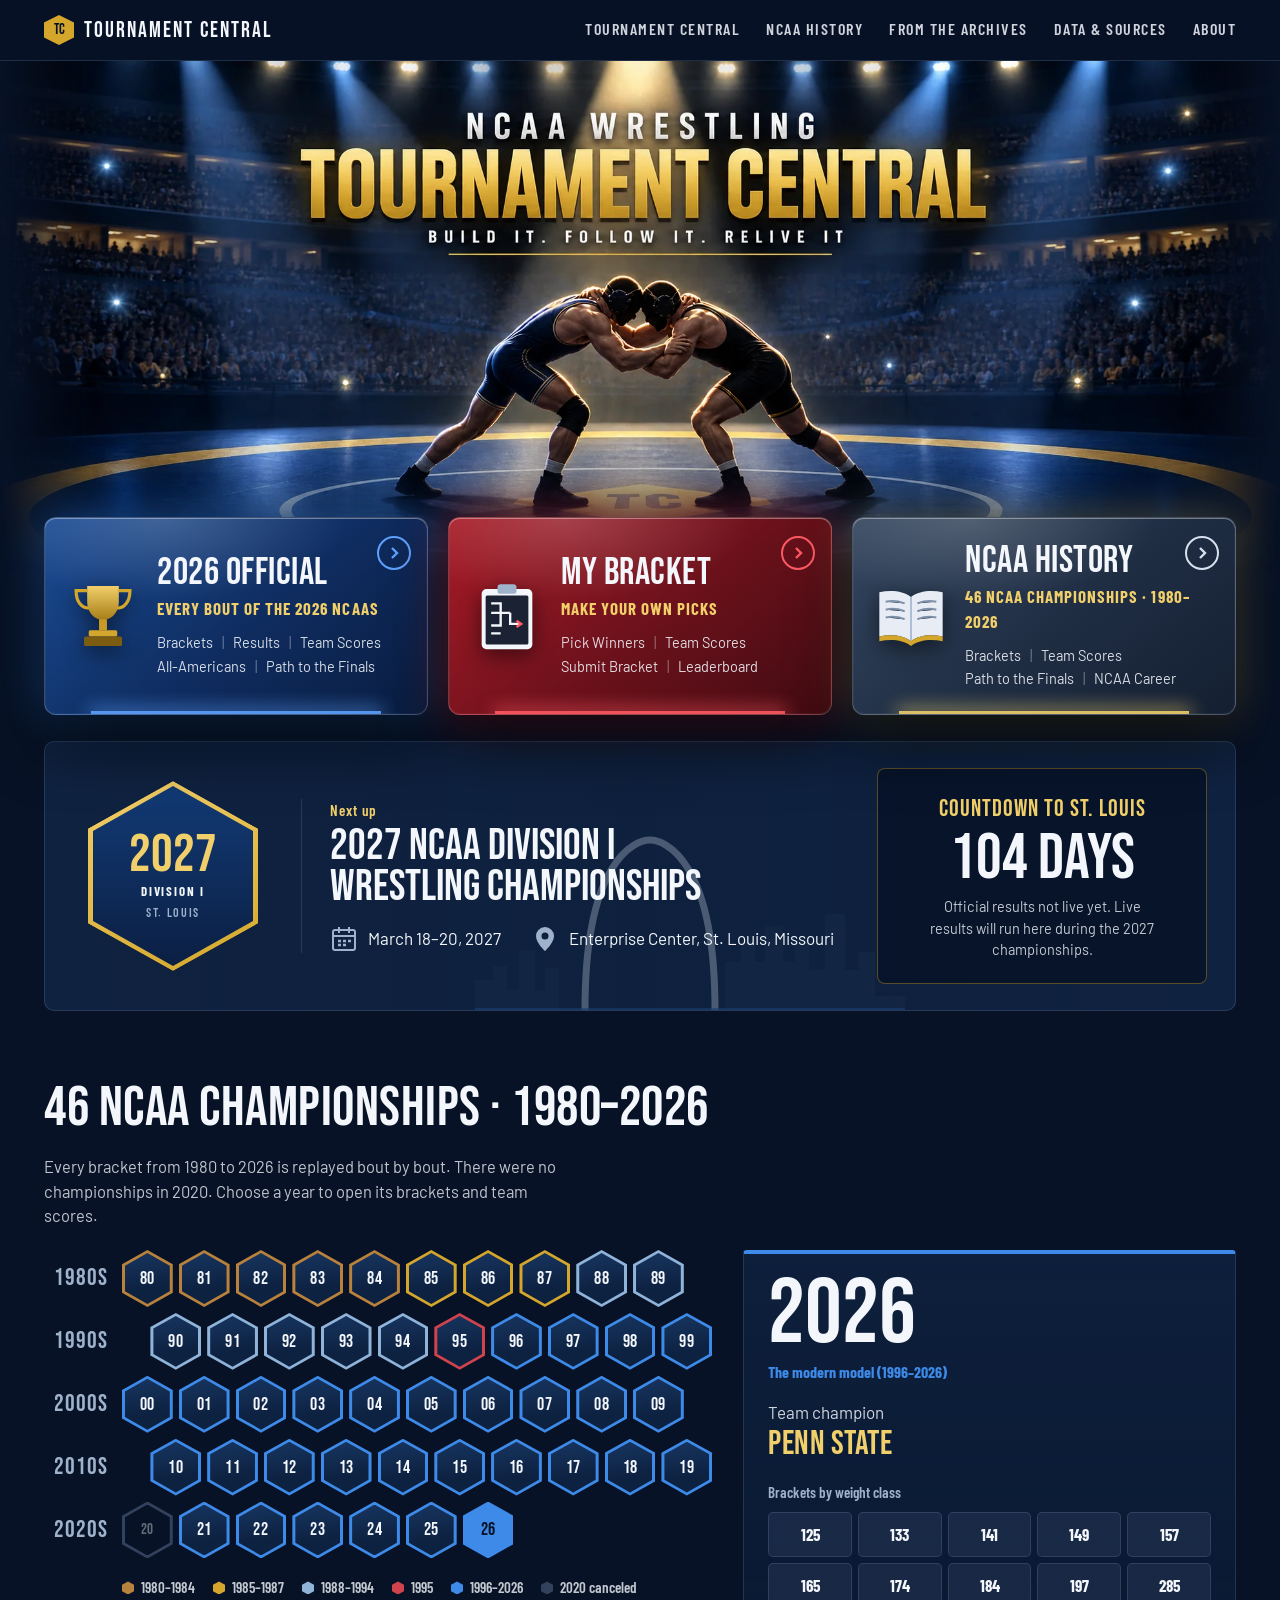
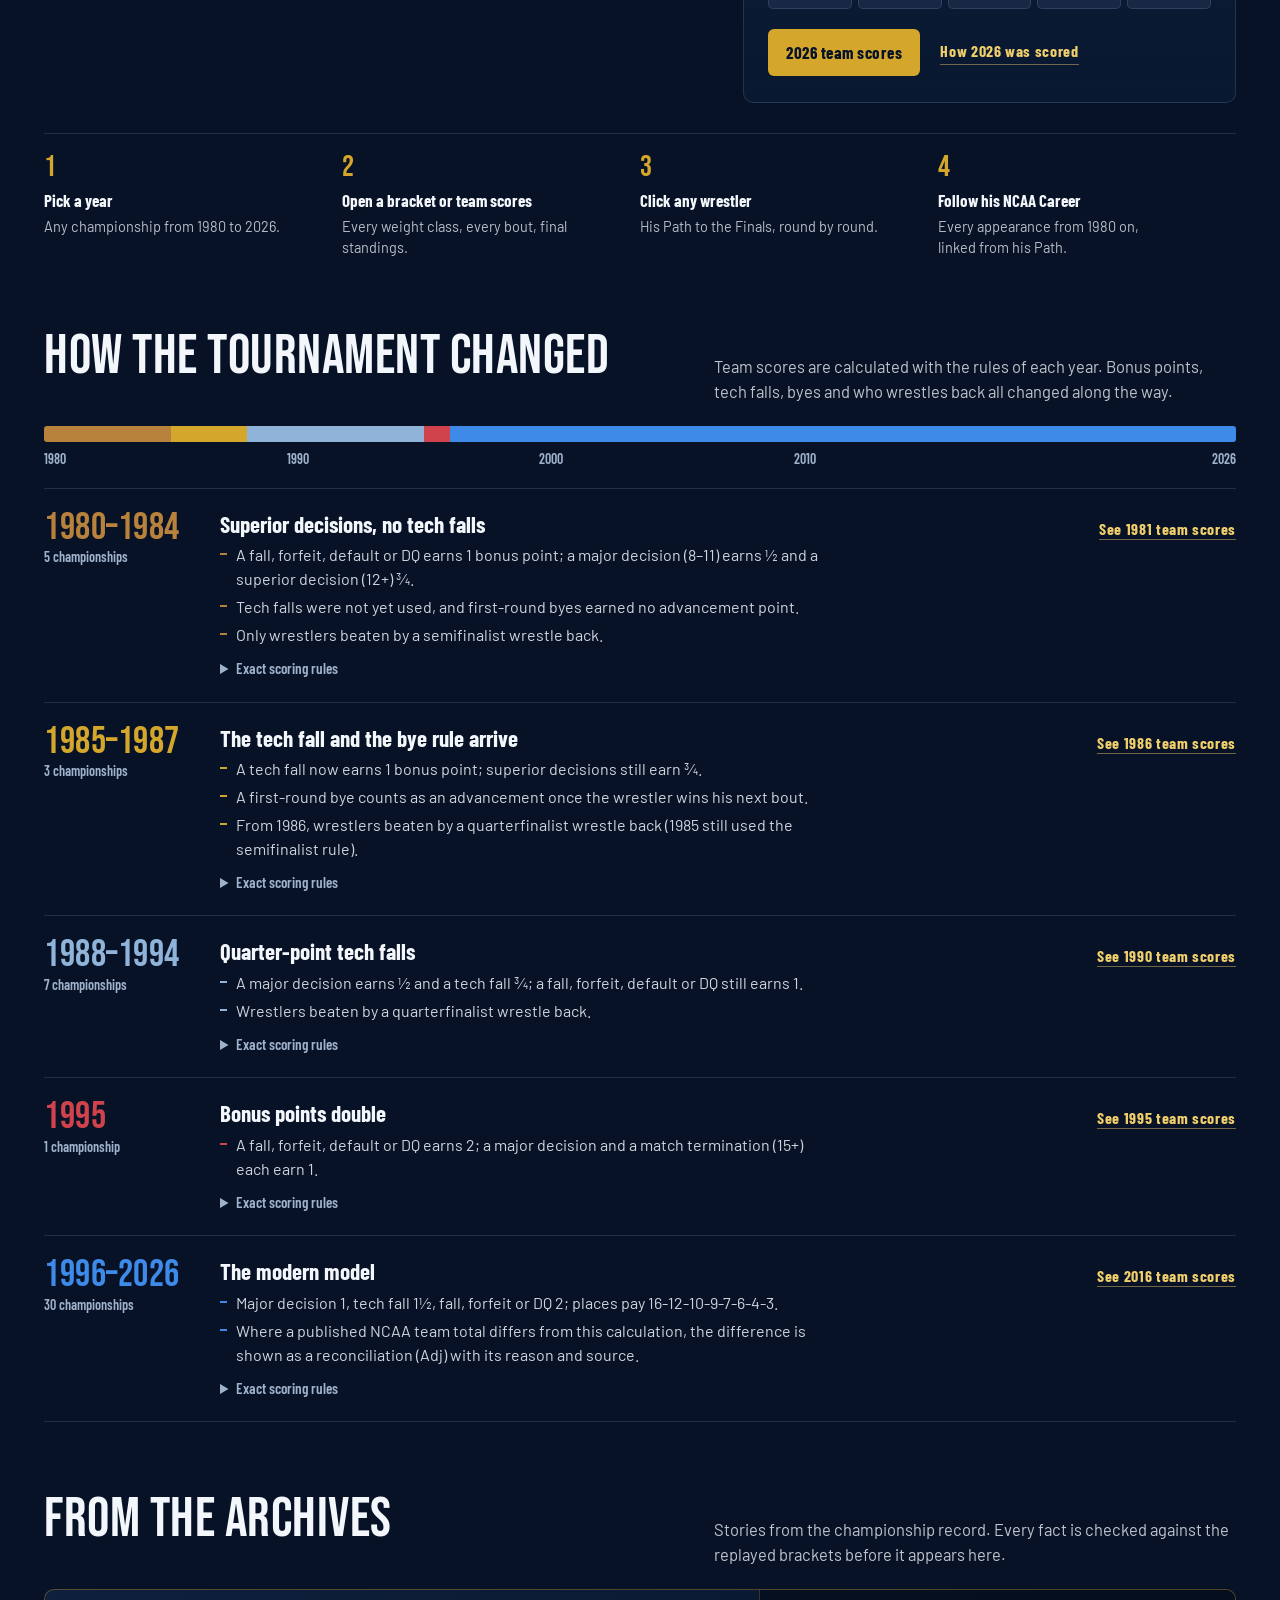
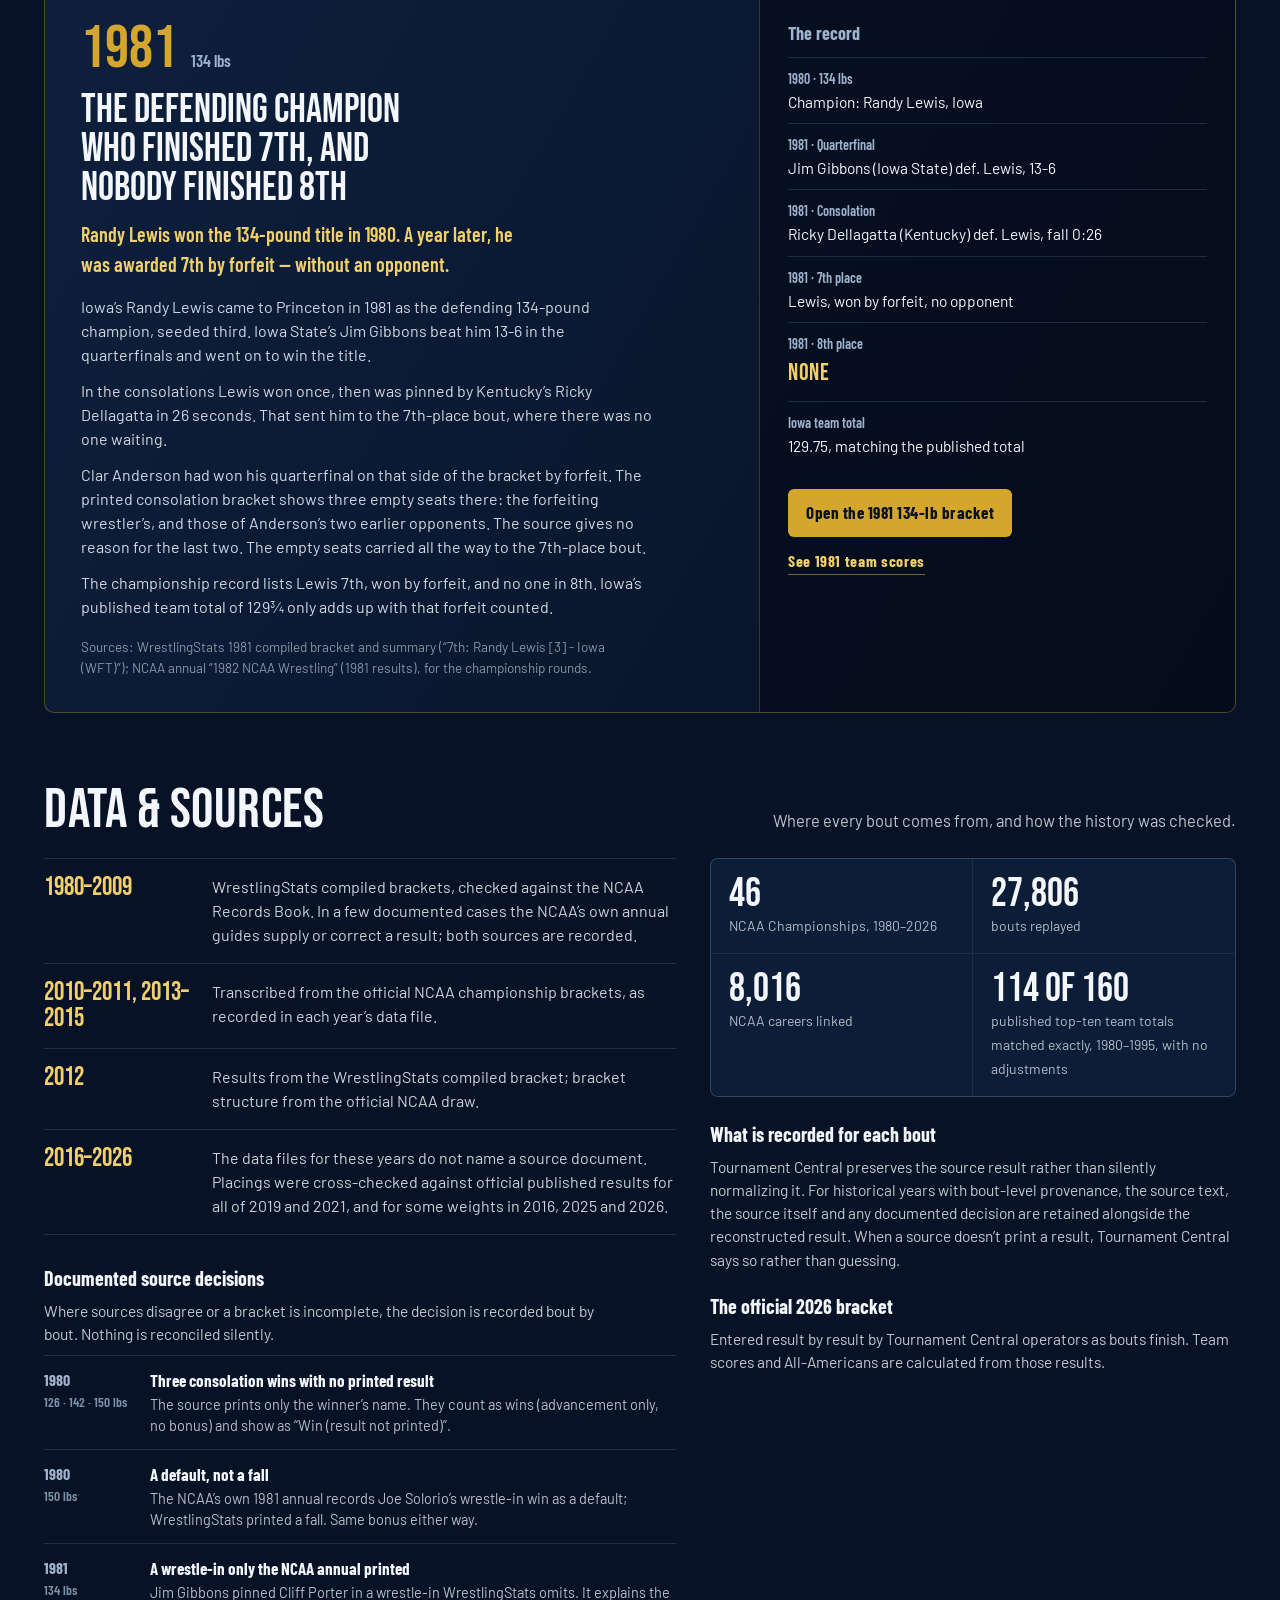
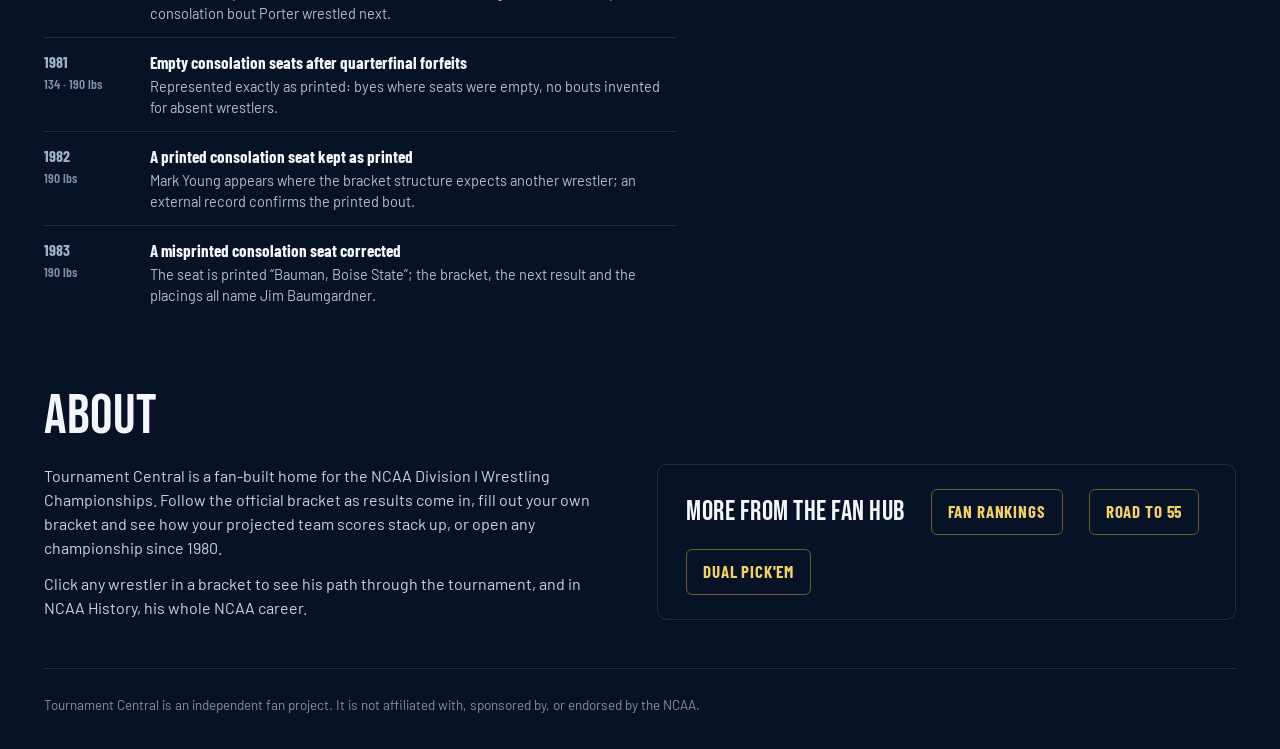
<file: home-candidate.html>
<!DOCTYPE html>
<html lang="en">
<head>
<meta charset="UTF-8">
<meta name="viewport" content="width=device-width, initial-scale=1, viewport-fit=cover">
<title>Tournament Central · NCAA Wrestling brackets, picks and history</title>
<meta name="description" content="Follow the NCAA Wrestling Championships bout by bout, build your own bracket, and relive 46 NCAA Championships from 1980 to 2026.">
<meta property="og:title" content="NCAA Wrestling Tournament Central">
<meta property="og:description" content="Build it. Follow it. Relive it. Official brackets, your own picks, and 46 NCAA Championships of history, 1980–2026.">
<meta name="robots" content="noindex">
<link rel="icon" href="data:image/svg+xml,<svg xmlns='http://www.w3.org/2000/svg' viewBox='0 0 100 100'><polygon points='50,4 94,27 94,73 50,96 6,73 6,27' fill='%23d4a72c'/><text x='50' y='64' font-size='40' text-anchor='middle' font-family='Arial Black,Arial' fill='%230a1830'>TC</text></svg>">
<link rel="preconnect" href="https://fonts.googleapis.com">
<link href="https://fonts.googleapis.com/css2?family=Bebas+Neue&family=Barlow+Condensed:wght@500;600;700&family=Barlow:wght@400;500;600&display=swap" rel="stylesheet">
<style>
:root{
  --night:#071226; --navy:#0c1d38; --panel:#0f2240; --line:rgba(160,190,235,.16);
  --gold:#d4a72c; --gold2:#f1cf6a; --blue:#2f7de1; --red:#c0242f; --steel:#9fb2cc; --white:#f3f6fb;
  --display:'Bebas Neue',Impact,'Arial Narrow',sans-serif; --cond:'Barlow Condensed','Arial Narrow',sans-serif; --body:'Barlow',system-ui,sans-serif;
}
*{box-sizing:border-box;margin:0;padding:0}
html{scroll-behavior:smooth}
body{font-family:var(--body);background:var(--night);color:var(--white);line-height:1.5;-webkit-font-smoothing:antialiased;padding-bottom:env(safe-area-inset-bottom,0px)}
a{color:inherit;text-decoration:none}
a:focus-visible{outline:3px solid var(--gold2);outline-offset:3px;border-radius:6px}
.wrap{max-width:1240px;margin:0 auto;padding:0 24px}

/* header */
.top{position:sticky;top:0;z-index:20;background:rgba(7,18,38,.92);backdrop-filter:blur(8px);border-bottom:1px solid var(--line);padding-top:env(safe-area-inset-top,0px)}
.top .wrap{display:flex;align-items:center;justify-content:space-between;height:60px;gap:16px}
.brand{display:flex;align-items:center;gap:10px;font-family:var(--display);font-size:22px;letter-spacing:2px;white-space:nowrap}
.hex{width:30px;height:30px;background:var(--gold);clip-path:polygon(50% 0,100% 25%,100% 75%,50% 100%,0 75%,0 25%);display:grid;place-items:center;color:var(--night);font-family:var(--display);font-size:15px;letter-spacing:0;flex-shrink:0}
nav{display:flex;gap:26px;font-family:var(--cond);font-weight:600;font-size:16px;letter-spacing:1.5px;text-transform:uppercase}
nav a{padding:18px 0;border-bottom:3px solid transparent;color:rgba(243,246,251,.85);white-space:nowrap}
nav a:hover{color:var(--white)}
nav a.on{color:var(--gold2);border-color:var(--gold)}

/* hero: a packed championship arena */
.hero{position:relative;overflow:hidden;padding:38px 0 0;text-align:center;isolation:isolate;background:#030913}
.hero::after{content:"";position:absolute;left:0;right:0;bottom:0;height:120px;z-index:1;pointer-events:none;background:linear-gradient(180deg,rgba(7,18,38,0),var(--night))}
.hero .crowd{position:absolute;inset:0;width:100%;height:100%;z-index:-3}
.hero .beams{position:absolute;inset:0;z-index:-2;pointer-events:none;mix-blend-mode:screen}
.beam{position:absolute;top:-40px;height:118%;transform-origin:50% 0;filter:blur(10px);
  background:linear-gradient(180deg,rgba(225,236,255,.42),rgba(190,215,255,.16) 55%,rgba(190,215,255,0) 92%);
  clip-path:polygon(44% 0,56% 0,100% 100%,0 100%)}
.beam.c{left:calc(50% - 300px);width:600px;background:linear-gradient(180deg,rgba(255,250,235,.6),rgba(255,240,205,.22) 55%,rgba(255,240,205,0) 95%)}
.beam.l1{left:calc(50% - 760px);width:380px;transform:rotate(-14deg);opacity:.75}
.beam.r1{left:calc(50% + 380px);width:380px;transform:rotate(14deg);opacity:.75}
.beam.l2{left:calc(50% - 560px);width:300px;transform:rotate(-26deg);opacity:.5}
.beam.r2{left:calc(50% + 260px);width:300px;transform:rotate(26deg);opacity:.5}
.hero .haze{position:absolute;inset:0;z-index:-1;pointer-events:none;
  background:
    radial-gradient(ellipse 34% 18% at 50% 0,rgba(255,255,255,.55),transparent 70%),
    radial-gradient(ellipse 60% 42% at 50% 64%,rgba(120,170,255,.22),transparent 70%),
    radial-gradient(ellipse 90% 30% at 50% 46%,rgba(170,195,235,.10),transparent 75%),
    linear-gradient(90deg,rgba(3,9,19,.85) 0,transparent 22%,transparent 78%,rgba(3,9,19,.85) 100%)}
.rig{position:absolute;top:0;left:0;right:0;height:26px;z-index:-1;display:flex;justify-content:center;gap:clamp(38px,6vw,92px)}
.rig i{width:14px;height:9px;border-radius:0 0 7px 7px;background:#fffdf3;box-shadow:0 0 14px 6px rgba(255,248,225,.75),0 0 60px 18px rgba(210,225,255,.35)}
h1{font-family:var(--display);font-weight:400;line-height:.84;position:relative}
h1 .l1{display:block;font-size:clamp(30px,4.6vw,66px);letter-spacing:.16em;color:var(--white);text-shadow:0 2px 18px rgba(0,0,0,.8)}
h1 .l2{display:block;font-size:clamp(58px,10.6vw,156px);letter-spacing:.01em;margin-top:2px;
  background:linear-gradient(180deg,#fff1b8 0%,var(--gold2) 22%,var(--gold) 58%,#8d6810 100%);-webkit-background-clip:text;background-clip:text;color:transparent;
  filter:drop-shadow(0 6px 0 rgba(0,0,0,.55)) drop-shadow(0 0 34px rgba(241,207,106,.32))}
.tag{font-family:var(--cond);font-weight:700;font-size:clamp(15px,1.9vw,22px);letter-spacing:.42em;text-transform:uppercase;margin-top:18px;color:var(--white);display:inline-block;padding:0 0 10px;border-bottom:2px solid var(--gold);text-shadow:0 2px 10px rgba(0,0,0,.9)}
.hero-shot{position:relative;z-index:0}
.hero-shot img{display:block}
.scene{position:relative;z-index:0;display:block;width:min(1240px,118vw);margin:-26px auto 0;position:relative;left:50%;transform:translateX(-50%);height:auto}

/* wide screens: the photo is the whole hero (it carries the arena, title and mat) */
@media (min-width:721px){
  .hero{padding:0;aspect-ratio:1983/793;background:var(--night)}
  .hero .crowd,.hero .beams,.hero .haze,.hero .rig,.hero::after{display:none}
  .hero .wrap{position:absolute;width:1px;height:1px;overflow:hidden;clip:rect(0 0 0 0);white-space:nowrap}
  .hero-shot{position:absolute;inset:0}
  .hero-shot img{width:100%;height:100%;object-fit:cover;
    -webkit-mask-image:linear-gradient(180deg,#000 74%,transparent 100%),linear-gradient(90deg,transparent 0,#000 7%,#000 93%,transparent 100%);-webkit-mask-composite:source-in;
    mask-image:linear-gradient(180deg,#000 74%,transparent 100%),linear-gradient(90deg,transparent 0,#000 7%,#000 93%,transparent 100%);mask-composite:intersect}
}
/* phones: real headline on top, photo cropped to the wrestlers and mat */
@media (max-width:720px){
  .hero-shot{height:54vw;overflow:hidden;margin-top:-14px;-webkit-mask-image:linear-gradient(180deg,transparent 0,#000 30%,#000 82%,transparent 100%);mask-image:linear-gradient(180deg,transparent 0,#000 30%,#000 82%,transparent 100%)}
  .hero-shot img{position:absolute;width:217%;max-width:none;left:-58.5%;bottom:0;height:auto}
}

/* three doors */
.doors{display:grid;grid-template-columns:repeat(3,1fr);gap:20px;margin-top:-4.4vw;position:relative;z-index:3}
.door{position:relative;display:grid;grid-template-columns:76px 1fr;gap:16px;align-items:center;padding:24px 22px 24px 20px;border-radius:12px;border:1px solid rgba(255,255,255,.2);min-height:178px;overflow:hidden;transition:transform .18s ease,box-shadow .18s ease;
  box-shadow:inset 0 1px 0 rgba(255,255,255,.35),inset 0 0 0 1px rgba(255,255,255,.04),0 28px 60px rgba(0,0,0,.65),0 0 46px var(--glow)}
.door::before{content:"";position:absolute;inset:0;pointer-events:none;background:radial-gradient(ellipse 70% 60% at 30% 0,rgba(255,255,255,.18),transparent 70%)}
.door::after{content:"";position:absolute;left:12%;right:12%;bottom:0;height:3px;background:var(--edge);box-shadow:0 0 18px 2px var(--edge);opacity:.9}
.door:hover{transform:translateY(-5px);box-shadow:inset 0 1px 0 rgba(255,255,255,.45),0 36px 70px rgba(0,0,0,.7),0 0 70px var(--glow)}
.door.official{--glow:rgba(47,125,225,.55);--edge:#5fa2ff;background:linear-gradient(140deg,#1a4c95,#0f2c5f 55%,#0a1d40)}
.door.picks{--glow:rgba(220,40,55,.5);--edge:#ff5a63;background:linear-gradient(140deg,#a81b27,#6a111b 55%,#410b12)}
.door.history{--glow:rgba(241,207,106,.32);--edge:#f1cf6a;background:linear-gradient(140deg,#34465f,#1f2d43 55%,#141f31)}
.door svg.ico{width:76px;height:76px;filter:drop-shadow(0 6px 10px rgba(0,0,0,.5))}
.door h2{font-family:var(--display);font-weight:400;font-size:38px;line-height:1;letter-spacing:.5px}
.door .sub{font-family:var(--cond);font-weight:700;font-size:17px;letter-spacing:.06em;text-transform:uppercase;color:var(--gold2);margin:4px 0 10px}
.door .rows{font-size:14.5px;color:rgba(243,246,251,.88);display:grid;gap:2px}
.door .rows span{white-space:nowrap}
.door .rows span:not(:last-child)::after{content:"|";opacity:.45;margin:0 9px}
.go{position:absolute;right:16px;top:18px;width:34px;height:34px;border-radius:50%;border:2px solid currentColor;display:grid;place-items:center}
.official .go{color:#5fa2ff}.picks .go{color:#ff5a63}.history .go{color:#d7e0ee}
.go svg{width:14px;height:14px}

/* championship banner */
.champ{margin-top:26px;display:grid;grid-template-columns:200px 1fr 330px;align-items:center;gap:28px;padding:26px 28px;border-radius:10px;border:1px solid var(--line);position:relative;overflow:hidden;
  background:linear-gradient(90deg,var(--panel) 0%,rgba(15,34,64,.92) 50%,var(--panel) 100%)}
.skyline{position:absolute;right:330px;bottom:0;width:430px;height:100%;opacity:.32;pointer-events:none}
.badge{width:170px;height:190px;justify-self:center;display:grid;place-items:center;text-align:center;background:var(--night);border:0;position:relative;clip-path:polygon(50% 0,100% 25%,100% 75%,50% 100%,0 75%,0 25%)}
.badge::before{content:"";position:absolute;inset:0;background:linear-gradient(160deg,var(--gold2),var(--gold));clip-path:inherit;z-index:-1}
.badge-in{position:absolute;inset:5px;clip-path:polygon(50% 0,100% 25%,100% 75%,50% 100%,0 75%,0 25%);background:linear-gradient(180deg,#123a75,#0b1f43);display:grid;place-items:center;align-content:center;gap:2px}
.badge .yr{font-family:var(--display);font-size:54px;line-height:.9;color:var(--gold2)}
.badge .ev{font-family:var(--cond);font-weight:700;font-size:13px;letter-spacing:.14em;text-transform:uppercase}
.badge .ct{font-family:var(--cond);font-weight:600;font-size:12px;letter-spacing:.14em;text-transform:uppercase;color:var(--steel)}
.champ-main{position:relative;z-index:1;border-left:1px solid var(--line);padding-left:28px}
.champ .kicker{font-family:var(--cond);font-weight:600;font-size:15px;color:var(--gold2);letter-spacing:.06em}
.champ h3{font-family:var(--display);font-weight:400;font-size:clamp(30px,3.4vw,46px);line-height:.95;margin:4px 0 16px;max-width:24ch}
.facts{display:flex;flex-wrap:wrap;gap:14px 30px;font-size:17px}
.fact{display:flex;align-items:center;gap:10px}
.fact svg{width:28px;height:28px;flex-shrink:0;color:var(--steel)}
.count{position:relative;z-index:1;text-align:center;padding:22px 18px;border-radius:8px;border:1px solid rgba(212,167,44,.4);background:rgba(7,18,38,.82)}
.count .k{font-family:var(--display);font-size:24px;letter-spacing:1px;color:var(--gold2)}
.count .n{font-family:var(--display);font-size:64px;line-height:.95;margin:2px 0}
.count p{font-size:14.5px;color:rgba(243,246,251,.8);max-width:28ch;margin:6px auto 0}

/* feature strip */
.strip{margin-top:22px;display:grid;grid-template-columns:repeat(6,1fr);border:1px solid var(--line);border-radius:10px;background:rgba(15,34,64,.6)}
.feat{display:flex;gap:12px;padding:20px 16px;align-items:flex-start}
.feat+.feat{border-left:1px solid var(--line)}
.feat svg{width:34px;height:34px;flex-shrink:0;color:var(--blue)}
.feat b{display:block;font-family:var(--cond);font-weight:700;font-size:16px;letter-spacing:.05em;text-transform:uppercase;line-height:1.15}
.feat span{display:block;font-size:14px;color:rgba(243,246,251,.75);margin-top:3px;line-height:1.35}

/* info sections */
.info{display:grid;grid-template-columns:1fr 1fr;gap:22px;margin-top:56px}
.info section{padding:28px;border-radius:10px;border:1px solid var(--line);background:rgba(15,34,64,.45);scroll-margin-top:80px}
.info h2{font-family:var(--display);font-weight:400;font-size:34px;letter-spacing:.5px;color:var(--gold2);margin-bottom:10px}
.info p{color:rgba(243,246,251,.85);max-width:62ch}
.info p+p{margin-top:12px}
.more{margin-top:22px;padding:24px 28px;border-radius:10px;border:1px solid var(--line);display:flex;flex-wrap:wrap;align-items:center;gap:14px 26px}
.more h2{font-family:var(--display);font-weight:400;font-size:28px;letter-spacing:.5px}
.more a{font-family:var(--cond);font-weight:700;font-size:17px;letter-spacing:.05em;text-transform:uppercase;padding:9px 16px;border-radius:6px;border:1px solid rgba(212,167,44,.5);color:var(--gold2)}
.more a:hover{background:rgba(212,167,44,.12)}
footer{margin:48px 0 0;padding:26px 0 34px;border-top:1px solid var(--line);font-size:13.5px;color:rgba(243,246,251,.55)}

/* page-load moment: title, then the doors */
@media (prefers-reduced-motion:no-preference){
  h1 .l1,h1 .l2,.tag{animation:rise .7s cubic-bezier(.2,.7,.2,1) both}
  h1 .l2{animation-delay:.12s}.tag{animation-delay:.24s}
  @keyframes rise{from{opacity:0;transform:translateY(18px)}to{opacity:1;transform:none}}
}
@media (prefers-reduced-motion:reduce){html{scroll-behavior:auto}.door{transition:none}}

@media (max-width:1100px){
  .doors{grid-template-columns:1fr}
  .door{min-height:0}
  .champ{grid-template-columns:150px 1fr}
  .badge{width:140px;height:158px}.badge .yr{font-size:44px}
  .count{grid-column:1/-1}
  .skyline{right:0;width:360px}
  .strip{grid-template-columns:repeat(3,1fr)}
  .feat:nth-child(4){border-left:0}
  .feat:nth-child(n+4){border-top:1px solid var(--line)}
}
@media (max-width:720px){
  nav{gap:16px;font-size:14px}
  nav .nl{display:none}
  nav .opt{display:none}
  .brand{font-size:19px}
  .hero{padding:30px 0 0}
  .tag{letter-spacing:.2em;font-size:15px}
  .doors{margin-top:-6vw}
  .rig{gap:26px}
  .door{grid-template-columns:52px 1fr;padding:18px 16px 18px 14px;gap:12px}
  .door svg.ico{width:52px;height:52px}
  .door .rows{font-size:13.5px}
  .door .rows span:not(:last-child)::after{margin:0 6px}
  .go{right:12px;top:14px;width:30px;height:30px}
  .door h2{font-size:32px}
  .champ{grid-template-columns:1fr;padding:22px}
  .badge{display:none}
  .champ-main{border-left:0;padding-left:0}
  .skyline{opacity:.25;width:100%}
  .strip{grid-template-columns:1fr 1fr}
  .feat:nth-child(odd){border-left:0}
  .feat:nth-child(4){border-left:1px solid var(--line)}
  .feat:nth-child(n+3){border-top:1px solid var(--line)}
  .info{grid-template-columns:1fr}
}
/* ===== candidate additions (below the hero) ===== */
:root{--e1:#b8823c;--e2:#d4a72c;--e3:#8fb3d9;--e4:#d0434c;--e5:#3d8ae8}
nav a.cur{color:var(--gold2)}
.mnav{display:none;position:relative}
.mnav summary{list-style:none;cursor:pointer;white-space:nowrap;display:inline-flex;align-items:center;font-family:var(--cond);font-weight:700;font-size:15px;letter-spacing:1.5px;text-transform:uppercase;padding:8px 12px;border:1px solid var(--line);border-radius:6px;color:rgba(243,246,251,.9)}
.mnav summary::-webkit-details-marker{display:none}
.mnav summary::after{content:"";display:inline-block;width:7px;height:7px;margin-left:8px;border-right:2px solid currentColor;border-bottom:2px solid currentColor;transform:translateY(-3px) rotate(45deg)}
.mnav[open] summary{border-color:rgba(241,207,106,.6);color:var(--gold2)}
.mnav-list{position:absolute;right:0;top:calc(100% + 8px);min-width:220px;display:grid;padding:6px;border:1px solid var(--line);border-radius:8px;background:rgba(7,18,38,.98);box-shadow:0 18px 40px rgba(0,0,0,.6)}
.mnav-list a{font-family:var(--cond);font-weight:600;font-size:17px;padding:11px 12px;border-radius:5px;color:rgba(243,246,251,.9)}
.mnav-list a:hover,.mnav-list a:focus-visible{background:rgba(160,190,235,.1);color:var(--white)}
@media (max-width:1180px){nav .nl2{display:none}}
@media (max-width:1100px){.top nav{display:none}.mnav{display:block}}
.sec{margin-top:72px;scroll-margin-top:84px}
.sec-h{display:flex;align-items:baseline;justify-content:space-between;gap:20px;flex-wrap:wrap;margin-bottom:22px}
.sec-h h2{font-family:var(--display);font-weight:400;font-size:clamp(40px,4.4vw,58px);line-height:.9;letter-spacing:.5px}
.sec-h p{color:rgba(243,246,251,.78);max-width:58ch;font-size:16.5px}
.lnk{font-family:var(--cond);font-weight:700;font-size:16px;letter-spacing:.04em;color:var(--gold2);border-bottom:1px solid rgba(241,207,106,.45);padding-bottom:1px}
.lnk:hover{border-color:var(--gold2)}

/* history hub: the honeycomb of championships */
.hub{display:grid;grid-template-columns:minmax(0,1.35fr) minmax(300px,1fr);gap:34px;align-items:start}
.comb{display:grid;gap:6px;container-type:inline-size;--lab:64px;--lg:14px;--cg:6px}
.dec{display:grid;grid-template-columns:var(--lab) 1fr;align-items:center;gap:var(--lg)}
.dec:nth-child(even) .cells{padding-left:calc(var(--hx) * .5 + var(--cg) / 2)}
.dec-l{font-family:var(--display);font-size:24px;color:var(--steel);letter-spacing:1px;text-align:right;white-space:nowrap}
.dec-l .s{display:none}
.cells{--hx:min(60px,calc((100cqw - var(--lab) - var(--lg) - 9 * var(--cg)) / 10.5));display:flex;gap:var(--cg)}
.hx{width:var(--hx);aspect-ratio:1/1.12;border:0;cursor:pointer;position:relative;display:grid;place-items:center;font-family:var(--display);font-size:calc(var(--hx) * .36);letter-spacing:.5px;color:var(--white);
  background:none;padding:0;-webkit-tap-highlight-color:transparent}
/* the whole box is the tap target; the hexagon is drawn by two layers: the era ring (::after) and the face (::before) */
.hx::after{content:"";position:absolute;inset:0;clip-path:polygon(50% 0,100% 25%,100% 75%,50% 100%,0 75%,0 25%);background:var(--era);z-index:0}
.hx::before{content:"";position:absolute;inset:3px;clip-path:polygon(50% 0,100% 25%,100% 75%,50% 100%,0 75%,0 25%);background:linear-gradient(170deg,#173560,#0d2140 70%);transition:background .15s ease;z-index:1}
.hx span{z-index:2}
.hx span{position:relative}
.hx:hover::before{background:linear-gradient(170deg,#21467c,#123059 70%)}
.hx[aria-pressed="true"]::before{background:var(--era)}
.hx[aria-pressed="true"]{color:var(--night)}
.hx:focus-visible{outline:none}.hx:focus-visible::after{background:var(--white)}
.hx.gap{cursor:default}.hx.gap::after{background:rgba(160,190,235,.28)}
.hx.gap::before{background:var(--night)}
.hx.gap span{color:rgba(243,246,251,.4);font-size:calc(var(--hx) * .3)}
.hx.pad{visibility:hidden}
.legend{display:flex;flex-wrap:wrap;gap:8px 18px;margin:18px 0 0 calc(var(--lab-out,78px));font-family:var(--cond);font-weight:600;font-size:15px;color:rgba(243,246,251,.8)}
.legend i{display:inline-block;width:12px;height:13px;margin-right:7px;vertical-align:-1px;clip-path:polygon(50% 0,100% 25%,100% 75%,50% 100%,0 75%,0 25%);background:var(--era)}
.panel{position:sticky;top:84px;border:1px solid var(--line);border-top:4px solid var(--era,var(--gold));border-radius:4px 4px 10px 10px;background:linear-gradient(180deg,rgba(15,34,64,.85),rgba(12,29,56,.6));padding:24px 24px 26px}
.p-yr{font-family:var(--display);font-size:92px;line-height:.8;color:var(--white)}
.p-era{font-family:var(--cond);font-weight:700;font-size:16px;color:var(--era);margin-top:8px}
.p-ch{margin-top:16px;font-size:17px;color:rgba(243,246,251,.85)}
.p-ch b{display:block;font-family:var(--display);font-weight:400;font-size:34px;line-height:1;color:var(--gold2);letter-spacing:.5px;margin-top:2px}
.p-k{font-family:var(--cond);font-weight:600;font-size:15px;color:var(--steel);margin:20px 0 8px}
.wts{display:grid;grid-template-columns:repeat(5,1fr);gap:6px}
.wts a{text-align:center;font-family:var(--cond);font-weight:700;font-size:17px;padding:9px 0;border-radius:5px;background:rgba(160,190,235,.09);border:1px solid var(--line)}
.wts a:hover{background:rgba(241,207,106,.16);border-color:rgba(241,207,106,.6);color:var(--gold2)}
.p-act{display:flex;flex-wrap:wrap;gap:12px 20px;margin-top:20px;align-items:center}
.btn{display:inline-block;font-family:var(--cond);font-weight:700;font-size:17px;letter-spacing:.03em;padding:11px 18px;border-radius:6px;background:var(--gold);color:var(--night)}
.btn:hover{background:var(--gold2)}
.steps{margin-top:30px;display:grid;grid-template-columns:repeat(4,1fr);gap:0;border-top:1px solid var(--line);counter-reset:st}
.steps li{list-style:none;padding:18px 18px 0 0;counter-increment:st}
.steps li::before{content:counter(st);display:block;font-family:var(--display);font-size:30px;color:var(--gold);line-height:1;margin-bottom:6px}
.steps b{display:block;font-family:var(--cond);font-weight:700;font-size:17px}
.steps span{display:block;font-size:14.5px;color:rgba(243,246,251,.75);margin-top:2px;max-width:30ch}

/* scoring eras */
.band{display:flex;height:16px;border-radius:3px;overflow:hidden;margin-bottom:6px}
.band i{display:block;background:var(--era)}
.band-ax{position:relative;height:18px;font-family:var(--cond);font-weight:600;font-size:14px;color:var(--steel);margin-bottom:22px}
.band-ax span{position:absolute;top:0;transform:translateX(-50%)}
.band-ax span:first-child{transform:none}.band-ax span:last-child{transform:translateX(-100%)}
.era{display:grid;grid-template-columns:minmax(150px,max-content) minmax(0,1fr) 210px;gap:26px;padding:22px 0;border-top:1px solid var(--line);align-items:start}
.era:last-child{border-bottom:1px solid var(--line)}
.era-y{font-family:var(--display);font-size:38px;line-height:.9;color:var(--era);letter-spacing:.5px;white-space:nowrap}
.era-y small{display:block;font-family:var(--cond);font-weight:600;font-size:14px;color:var(--steel);letter-spacing:0;margin-top:6px}
.era h3{font-family:var(--cond);font-weight:700;font-size:23px;line-height:1.15;margin-bottom:6px}
.era ul{list-style:none;display:grid;gap:4px;color:rgba(243,246,251,.85);max-width:68ch}
.era ul li{padding-left:16px;position:relative}
.era ul li::before{content:"";position:absolute;left:0;top:.62em;width:7px;height:2px;background:var(--era)}
.era details{margin-top:10px}
.era summary{cursor:pointer;font-family:var(--cond);font-weight:600;font-size:15px;color:var(--steel)}
.era summary:hover{color:var(--white)}
.era details p{font-size:14px;color:rgba(243,246,251,.72);margin-top:6px;max-width:80ch}
.era-go{justify-self:end;text-align:right;padding-top:6px}

/* from the archives */
.arc{display:grid;grid-template-columns:minmax(0,1.5fr) minmax(280px,1fr);gap:0;border:1px solid rgba(212,167,44,.35);border-radius:10px;overflow:hidden;background:linear-gradient(120deg,rgba(15,34,64,.9),rgba(7,18,38,.95))}
.arc-main{padding:34px 36px}
.arc-tag{display:flex;align-items:baseline;gap:14px;font-family:var(--display);color:var(--gold);font-size:60px;line-height:.85}
.arc-tag span{font-family:var(--cond);font-weight:600;font-size:17px;color:var(--steel)}
.arc h3{font-family:var(--display);font-weight:400;font-size:clamp(32px,3.1vw,44px);line-height:.98;margin:16px 0 12px;max-width:22ch}
.arc .dek{font-family:var(--cond);font-weight:600;font-size:20px;color:var(--gold2);max-width:48ch;margin-bottom:16px}
.arc-main p.b{color:rgba(243,246,251,.86);max-width:64ch}
.arc-main p.b+p.b{margin-top:12px}
.arc-full summary{display:none;list-style:none}
.arc-full summary::-webkit-details-marker{display:none}
.arc-src{margin-top:18px;font-size:13.5px;color:rgba(243,246,251,.55);max-width:70ch}
.arc-side{padding:30px 28px;background:rgba(3,9,19,.55);border-left:1px solid rgba(212,167,44,.25)}
.arc-side h4{font-family:var(--cond);font-weight:700;font-size:18px;color:var(--steel);margin-bottom:10px}
.ledger{display:grid}
.ledger div{display:grid;gap:1px;padding:10px 0;border-top:1px solid var(--line)}
.ledger dt{font-family:var(--cond);font-weight:600;font-size:14px;color:var(--steel)}
.ledger dd{font-size:15.5px}
.ledger div.nil dd{color:var(--gold2);font-family:var(--display);font-size:24px;letter-spacing:.5px}
.arc-side .p-act{margin-top:22px;flex-direction:column;align-items:flex-start}

/* data & sources */
.src{display:grid;grid-template-columns:minmax(0,1.2fr) minmax(0,1fr);gap:34px}
.srow{display:grid;grid-template-columns:150px 1fr;gap:18px;padding:16px 0;border-top:1px solid var(--line)}
.srow:last-child{border-bottom:1px solid var(--line)}
.srow b{font-family:var(--display);font-weight:400;font-size:26px;line-height:1;color:var(--gold2)}
.srow p{color:rgba(243,246,251,.84)}
.nums{display:grid;grid-template-columns:1fr 1fr;gap:1px;background:var(--line);border:1px solid var(--line);border-radius:8px;overflow:hidden;margin-bottom:22px}
.nums div{background:var(--navy);padding:16px 18px}
.nums b{display:block;font-family:var(--display);font-weight:400;font-size:40px;line-height:.95}
.nums span{font-size:14px;color:rgba(243,246,251,.72)}
.src h3{font-family:var(--cond);font-weight:700;font-size:20px;margin:0 0 6px}
.src .note{color:rgba(243,246,251,.8);font-size:15.5px;max-width:62ch}
.exc{list-style:none;margin-top:10px}
.exc li{display:grid;grid-template-columns:92px 1fr;gap:14px;padding:12px 0;border-top:1px solid var(--line)}
.exc .yw{font-family:var(--cond);font-weight:700;font-size:16px;color:var(--steel)}
.exc .yw span{display:block;font-weight:600;font-size:13.5px;opacity:.8}
.exc b{display:block;font-family:var(--cond);font-weight:700;font-size:17px}
.exc p{font-size:14.5px;color:rgba(243,246,251,.75)}

/* about + fan hub */
.about{display:grid;grid-template-columns:minmax(0,1fr) minmax(0,1fr);gap:34px}
.about p{color:rgba(243,246,251,.85);max-width:62ch}
.about p+p{margin-top:12px}
.nojs{padding:18px;border:1px dashed var(--line);border-radius:8px;color:rgba(243,246,251,.8)}

@media (max-width:1100px){
  .hub{grid-template-columns:1fr}
  .panel{position:static}
  .steps{grid-template-columns:1fr 1fr}
  .era{grid-template-columns:minmax(120px,max-content) minmax(0,1fr)}
  .era-go{grid-column:2;justify-self:start;text-align:left;padding-top:0}
  .arc{grid-template-columns:1fr}
  .arc-side{border-left:0;border-top:1px solid rgba(212,167,44,.25)}
  .src,.about{grid-template-columns:1fr}
}
@media (max-width:720px){
  .sec{margin-top:54px}
  .comb{--lab:30px;--lg:6px;--cg:4px}
  .dec-l{font-size:17px}
  .dec-l .l{display:none}.dec-l .s{display:inline}
  .legend{margin-left:0}
  .steps{grid-template-columns:1fr}
  .era{grid-template-columns:1fr;gap:10px}
  .era-go{grid-column:1}
  .arc{display:flex;flex-direction:column;padding:24px 20px}
  .arc-main,.arc-side{display:contents}
  .arc-tag{order:1}.arc h3{order:2;margin-top:12px}.arc .dek{order:3}
  .arc-side h4{order:4;margin-top:8px}.ledger{order:5}.arc-side .p-act{order:6;margin-top:18px}
  .arc-full{order:7;margin-top:20px;border-top:1px solid var(--line);padding-top:14px}
  .arc-full summary{display:block;cursor:pointer;font-family:var(--cond);font-weight:700;font-size:17px;color:var(--gold2)}
  .arc-full summary::before{content:"+ ";}.arc-full[open] summary::before{content:"\2212  ";}
  .arc-full:not([open]) p.b{display:none}
  .arc-full[open] p.b:first-of-type{margin-top:12px}
  .arc-src{order:8}
  .arc-tag{font-size:48px}
  .srow{grid-template-columns:1fr;gap:4px}
  .p-yr{font-size:76px}
}
@media (prefers-reduced-motion:reduce){.hx::before{transition:none}}

</style>
</head>
<body>

<header class="top">
  <div class="wrap">
    <a class="brand" href="home-candidate.html" aria-label="Tournament Central home"><span class="hex" aria-hidden="true">TC</span>Tournament Central</a>
    <nav aria-label="Main">
      <a class="opt" href="index.html">Tournament Central</a>
      <a href="#history"><span class="nl">NCAA </span>History</a>
      <a class="opt" href="#archives"><span class="nl2">From the </span>Archives</a>
      <a class="opt" href="#sources">Data &amp; Sources</a>
      <a class="opt" href="#about">About</a>
    </nav>
    <details class="mnav">
      <summary aria-label="Menu">Menu</summary>
      <div class="mnav-list">
        <a href="index.html">Tournament Central</a>
        <a href="#history">NCAA History</a>
        <a href="#archives">From the Archives</a>
        <a href="#sources">Data &amp; Sources</a>
        <a href="#about">About</a>
      </div>
    </details>
  </div>
</header>

<main>
  <section class="hero">
    <svg class="crowd" viewBox="0 0 1600 760" preserveAspectRatio="xMidYMid slice" aria-hidden="true">
      <defs>
        <pattern id="seatsA" width="18" height="16" patternUnits="userSpaceOnUse"><circle cx="9" cy="6" r="3.6" fill="#1b2c4a"/><path d="M3 16c0-5 3-7 6-7s6 2 6 7z" fill="#14223b"/></pattern>
        <pattern id="seatsB" width="12" height="11" patternUnits="userSpaceOnUse"><circle cx="6" cy="4" r="2.5" fill="#1a2a47"/><path d="M2 11c0-3.5 2-5 4-5s4 1.5 4 5z" fill="#132039"/></pattern>
        <pattern id="seatsC" width="8" height="7" patternUnits="userSpaceOnUse"><circle cx="4" cy="2.6" r="1.7" fill="#182742"/><path d="M1.4 7c0-2.3 1.2-3.3 2.6-3.3S6.6 4.7 6.6 7z" fill="#111d34"/></pattern>
        <linearGradient id="crowdFade" x1="0" y1="0" x2="0" y2="1"><stop offset="0" stop-color="#fff" stop-opacity=".35"/><stop offset=".55" stop-color="#fff" stop-opacity="1"/><stop offset="1" stop-color="#fff" stop-opacity=".9"/></linearGradient>
        <mask id="crowdMask"><rect width="1600" height="760" fill="url(#crowdFade)"/></mask>
      </defs>
      <rect width="1600" height="760" fill="#040b18"/>
      <g mask="url(#crowdMask)">
        <rect y="40" width="1600" height="150" fill="url(#seatsC)"/>
        <path d="M0 190h1600" stroke="#2a4570" stroke-width="2"/>
        <rect y="196" width="1600" height="190" fill="url(#seatsB)"/>
        <path d="M0 388h1600" stroke="#34558a" stroke-width="3"/>
        <rect y="396" width="1600" height="260" fill="url(#seatsA)"/>
        <path d="M0 658h1600" stroke="#3b62a0" stroke-width="3"/>
      </g>
      <g fill="#fff">
        <circle cx="212" cy="120" r="1.6" opacity=".9"/><circle cx="1312" cy="88" r="1.4" opacity=".8"/><circle cx="410" cy="270" r="1.8" opacity=".85"/><circle cx="1170" cy="300" r="1.6" opacity=".7"/>
        <circle cx="96" cy="470" r="2" opacity=".7"/><circle cx="1490" cy="520" r="2" opacity=".75"/><circle cx="760" cy="150" r="1.3" opacity=".6"/><circle cx="1010" cy="232" r="1.5" opacity=".7"/>
      </g>
    </svg>
    <div class="beams" aria-hidden="true"><i class="beam l2"></i><i class="beam l1"></i><i class="beam c"></i><i class="beam r1"></i><i class="beam r2"></i></div>
    <div class="haze" aria-hidden="true"></div>
    <div class="rig" aria-hidden="true"><i></i><i></i><i></i><i></i><i></i><i></i><i></i><i></i><i></i></div>
    <div class="wrap">
      <h1><span class="l1">NCAA Wrestling</span><span class="l2">Tournament Central</span></h1>
      <p class="tag">Build it. Follow it. Relive it.</p>
    </div>
    <div class="hero-shot"><img src="tc-hero.webp" width="1983" height="793" fetchpriority="high"
      alt="NCAA Wrestling Tournament Central: two wrestlers locked in a collar tie on a TC mat under arena spotlights, in front of a packed crowd"></div>
  </section>

  <div class="wrap">
    <div class="doors">
      <a class="door official" href="index.html?view=official">
        <svg class="ico" viewBox="0 0 96 96" aria-hidden="true"><defs><linearGradient id="g1" x1="0" y1="0" x2="0" y2="1"><stop offset="0" stop-color="#f1cf6a"/><stop offset="1" stop-color="#a77d17"/></linearGradient></defs>
          <path d="M28 10h40v20c0 13-9 23-20 23S28 43 28 30z" fill="url(#g1)"/><path d="M28 16H14c0 14 7 22 16 22M68 16h14c0 14-7 22-16 22" stroke="#d4a72c" stroke-width="4" fill="none"/>
          <rect x="43" y="52" width="10" height="14" fill="#c89a24"/><rect x="30" y="66" width="36" height="8" rx="2" fill="#d4a72c"/><rect x="24" y="74" width="48" height="12" rx="2" fill="#7c5c10"/></svg>
        <div>
          <h2>2026 Official</h2>
          <p class="sub">Every bout of the 2026 NCAAs</p>
          <div class="rows"><div><span>Brackets</span><span>Results</span><span>Team Scores</span></div><div><span>All-Americans</span><span>Path to the Finals</span></div></div>
        </div>
        <span class="go" aria-hidden="true"><svg viewBox="0 0 14 14"><path d="M5 2l5 5-5 5" stroke="currentColor" stroke-width="2.4" fill="none"/></svg></span>
      </a>
      <a class="door picks" href="index.html?view=picks">
        <svg class="ico" viewBox="0 0 96 96" aria-hidden="true"><rect x="16" y="14" width="64" height="76" rx="6" fill="#f3f6fb"/><rect x="21" y="22" width="54" height="62" rx="2" fill="#1a2233"/><rect x="36" y="8" width="24" height="12" rx="4" fill="#9fb2cc"/>
          <path d="M28 32h12v12H28M28 60h12V44h12M28 70h12M52 44v14h14" stroke="#f3f6fb" stroke-width="3" fill="none"/><path d="M60 54l6 4-6 4" stroke="#ff5a63" stroke-width="3" fill="none"/></svg>
        <div>
          <h2>My Bracket</h2>
          <p class="sub">Make your own picks</p>
          <div class="rows"><div><span>Pick Winners</span><span>Team Scores</span></div><div><span>Submit Bracket</span><span>Leaderboard</span></div></div>
        </div>
        <span class="go" aria-hidden="true"><svg viewBox="0 0 14 14"><path d="M5 2l5 5-5 5" stroke="currentColor" stroke-width="2.4" fill="none"/></svg></span>
      </a>
      <a class="door history" href="index.html?view=history">
        <svg class="ico" viewBox="0 0 96 96" aria-hidden="true"><path d="M48 24C38 16 22 15 8 18v56c14-3 30-2 40 6 10-8 26-9 40-6V18c-14-3-30-2-40 6z" fill="#e8edf5"/><path d="M48 24v56" stroke="#9fb2cc" stroke-width="2"/>
          <path d="M16 30c8-2 16-1 24 2M16 40c8-2 16-1 24 2M16 50c8-2 16-1 24 2M56 32c8-3 16-4 24-2M56 42c8-3 16-4 24-2M56 52c8-3 16-4 24-2" stroke="#7f91ab" stroke-width="2.5"/><path d="M8 74c14-3 30-2 40 6 10-8 26-9 40-6v6c-14-3-30-2-40 6-10-8-26-9-40-6z" fill="#d4a72c"/></svg>
        <div>
          <h2>NCAA History</h2>
          <p class="sub">46 NCAA Championships · 1980–2026</p>
          <div class="rows"><div><span>Brackets</span><span>Team Scores</span></div><div><span>Path to the Finals</span><span>NCAA Career</span></div></div>
        </div>
        <span class="go" aria-hidden="true"><svg viewBox="0 0 14 14"><path d="M5 2l5 5-5 5" stroke="currentColor" stroke-width="2.4" fill="none"/></svg></span>
      </a>
    </div>

    <section class="champ" aria-labelledby="champ-title">
      <svg class="skyline" viewBox="0 0 430 190" preserveAspectRatio="xMaxYMax meet" aria-hidden="true">
        <path d="M110 190C110 40 160 20 175 20S240 40 240 190" stroke="#c9d4e4" stroke-width="7" fill="none"/>
        <path d="M0 190v-30h18v-14h14v24h12v-40h16v40h10v-22h14v42zM250 190v-48h16v-20h14v20h10v-36h18v36h12v-22h14v30h16v-56h20v56h14v-18h16v44h30v14z" fill="#1d3150"/>
        <path d="M0 189h430" stroke="#2f7de1" stroke-width="2" opacity=".6"/>
      </svg>
      <div class="badge" aria-hidden="true"><div class="badge-in"><span class="yr">2027</span><span class="ev">Division I</span><span class="ct">St. Louis</span></div></div>
      <div class="champ-main">
        <p class="kicker">Next up</p>
        <h3 id="champ-title">2027 NCAA Division I Wrestling Championships</h3>
        <div class="facts">
          <span class="fact"><svg viewBox="0 0 28 28" fill="none" stroke="currentColor" stroke-width="2"><rect x="3" y="5" width="22" height="20" rx="2"/><path d="M3 11h22M9 2v6M19 2v6"/><path d="M8 16h3M13 16h3M18 16h3M8 20h3M13 20h3" stroke-width="2.4"/></svg>March 18–20, 2027</span>
          <span class="fact"><svg viewBox="0 0 28 28" fill="currentColor"><path d="M14 2a9 9 0 0 0-9 9c0 7 9 15 9 15s9-8 9-15a9 9 0 0 0-9-9zm0 12.5a3.5 3.5 0 1 1 0-7 3.5 3.5 0 0 1 0 7z"/></svg>Enterprise Center, St. Louis, Missouri</span>
        </div>
      </div>
      <div class="count" id="count" aria-live="polite">
        <div class="k" id="count-k">Official results</div>
        <div class="n" id="count-n">Not live yet</div>
        <p id="count-p">Live results will run here during the 2027 championships.</p>
      </div>
    </section>


    <section class="sec" id="history" aria-labelledby="history-h">
      <div class="sec-h">
        <h2 id="history-h">46 NCAA Championships · 1980–2026</h2>
        <p>Every bracket from 1980 to 2026 is replayed bout by bout. There were no championships in 2020. Choose a year to open its brackets and team scores.</p>
      </div>
      <div class="hub" id="hub">
        <div>
          <div class="comb" id="comb" role="group" aria-label="Championship years"></div>
          <div class="legend" id="legend"></div>
        </div>
        <aside class="panel" id="panel" aria-live="polite"><p class="nojs">Year details load here. <a class="lnk" href="index.html?view=history">Open NCAA History</a></p></aside>
      </div>
      <ol class="steps">
        <li><b>Pick a year</b><span>Any championship from 1980 to 2026.</span></li>
        <li><b>Open a bracket or team scores</b><span>Every weight class, every bout, final standings.</span></li>
        <li><b>Click any wrestler</b><span>His Path to the Finals, round by round.</span></li>
        <li><b>Follow his NCAA Career</b><span>Every appearance from 1980 on, linked from his Path.</span></li>
      </ol>
    </section>

    <section class="sec" id="eras" aria-labelledby="eras-h">
      <div class="sec-h">
        <h2 id="eras-h">How the tournament changed</h2>
        <p>Team scores are calculated with the rules of each year. Bonus points, tech falls, byes and who wrestles back all changed along the way.</p>
      </div>
      <div class="band" id="band" aria-hidden="true"></div>
      <div class="band-ax" id="band-ax" aria-hidden="true"></div>
      <div id="era-list"></div>
    </section>

    <section class="sec" id="archives" aria-labelledby="archives-h">
      <div class="sec-h">
        <h2 id="archives-h">From the Archives</h2>
        <p>Stories from the championship record. Every fact is checked against the replayed brackets before it appears here.</p>
      </div>
      <div id="arc-list"></div>
    </section>

    <section class="sec" id="sources" aria-labelledby="sources-h">
      <div class="sec-h">
        <h2 id="sources-h">Data &amp; Sources</h2>
        <p>Where every bout comes from, and how the history was checked.</p>
      </div>
      <div class="src">
        <div>
          <div id="src-rows"></div>
          <h3 style="margin-top:28px">Documented source decisions</h3>
          <p class="note">Where sources disagree or a bracket is incomplete, the decision is recorded bout by bout. Nothing is reconciled silently.</p>
          <ul class="exc" id="exc"></ul>
        </div>
        <div>
          <div class="nums" id="nums"></div>
          <h3>What is recorded for each bout</h3>
          <p class="note">Tournament Central preserves the source result rather than silently normalizing it. For historical years with bout-level provenance, the source text, the source itself and any documented decision are retained alongside the reconstructed result. When a source doesn’t print a result, Tournament Central says so rather than guessing.</p>
          <h3 style="margin-top:20px">The official 2026 bracket</h3>
          <p class="note">Entered result by result by Tournament Central operators as bouts finish. Team scores and All-Americans are calculated from those results.</p>
        </div>
      </div>
    </section>

    <section class="sec" id="about" aria-labelledby="about-h">
      <div class="sec-h"><h2 id="about-h">About</h2></div>
      <div class="about">
        <div>
          <p>Tournament Central is a fan-built home for the NCAA Division I Wrestling Championships. Follow the official bracket as results come in, fill out your own bracket and see how your projected team scores stack up, or open any championship since 1980.</p>
          <p>Click any wrestler in a bracket to see his path through the tournament, and in NCAA History, his whole NCAA career.</p>
        </div>
        <div class="more" style="margin-top:0">
          <h2>More from the fan hub</h2>
          <a href="https://adrianstewart-wrestling.github.io/FanRankings/">Fan Rankings</a>
          <a href="https://adrianstewart-wrestling.github.io/FanRankings/road-to-55.html">Road to 55</a>
          <a href="https://adrianstewart-wrestling.github.io/FanRankings/dual-pickem.html">Dual Pick'em</a>
        </div>
      </div>
    </section>

    <footer>Tournament Central is an independent fan project. It is not affiliated with, sponsored by, or endorsed by the NCAA.</footer>
  </div>
</main>
<script>
// Countdown to the 2027 championships (Enterprise Center, Mar 18–20, 2027, Central Time).
(function () {
  var START = Date.parse('2027-03-18T11:00:00-05:00');   // Thu Mar 18, 11:00 AM CDT
  var END   = Date.parse('2027-03-20T23:59:00-05:00');   // Sat Mar 20, end of finals day
  var k = document.getElementById('count-k'), n = document.getElementById('count-n'), p = document.getElementById('count-p');
  function tick() {
    var now = Date.now();
    if (now < START) {
      var days = Math.ceil((START - now) / 864e5);
      k.textContent = 'Countdown to St. Louis';
      n.textContent = days === 1 ? '1 day' : days + ' days';
      p.textContent = 'Official results not live yet. Live results will run here during the 2027 championships.';
    } else if (now <= END) {
      k.textContent = 'Happening now';
      n.textContent = 'Live';
      p.textContent = 'The 2027 championships are underway in St. Louis.';
    } else {
      k.textContent = '2027 championships';
      n.textContent = 'Complete';
      p.textContent = 'The 2027 championships are in the books.';
    }
  }
  tick(); setInterval(tick, 60000);
})();
</script>
<script src="home-candidate-data.js"></script>
<script>
// Renders the History hub, scoring eras, archives and sources from home-candidate-data.js (generated; see tools/home/).
// Navigation only: every link opens an existing Tournament Central view through index.html's deep links.
(function () {
  var D = window.TC_HOME_DATA; if (!D) return;
  function el(tag, cls, text) { var e = document.createElement(tag); if (cls) e.className = cls; if (text != null) e.textContent = text; return e; }
  function a(href, cls, text) { var e = el('a', cls, text); e.href = href; return e; }
  var ERA = {}; D.eras.forEach(function (e) { ERA[e.id] = e; });
  var eraColor = function (id) { return 'var(--' + id + ')'; };
  var byYear = {}; D.years.forEach(function (r) { byYear[r.y] = r; });
  var hist = function (q) { return 'index.html?view=history' + q; };

  // ---- honeycomb: one hex per championship, decade rows, 2020 hollow
  var comb = document.getElementById('comb'), panel = document.getElementById('panel'), buttons = {};
  [1980, 1990, 2000, 2010, 2020].forEach(function (d) {
    var row = el('div', 'dec'), cells = el('div', 'cells');
    var lab = el('div', 'dec-l'); lab.appendChild(el('span', 'l', d + 's')); lab.appendChild(el('span', 's', '\u2019' + String(d).slice(2) + 's')); row.appendChild(lab);
    for (var y = d; y < d + 10; y++) {
      if (y > D.counts.last) { var pad = el('span', 'hx pad'); pad.setAttribute('aria-hidden', 'true'); cells.appendChild(pad); continue; }
      var r = byYear[y];
      if (!r) { var g = el('span', 'hx gap'); g.title = y + ': championships canceled'; g.setAttribute('role', 'img'); g.setAttribute('aria-label', y + ', championships canceled'); g.appendChild(el('span', null, String(y).slice(2))); cells.appendChild(g); continue; }
      var b = el('button', 'hx'); b.type = 'button'; b.style.setProperty('--era', eraColor(r.era));
      b.setAttribute('aria-pressed', 'false'); b.setAttribute('aria-label', y + ' NCAA Championships, champion ' + r.champ);
      b.appendChild(el('span', null, String(y).slice(2)));
      b.addEventListener('click', (function (yy) { return function () { select(yy, true); }; })(y));
      buttons[y] = b; cells.appendChild(b);
    }
    row.appendChild(cells); comb.appendChild(row);
  });
  var legend = document.getElementById('legend');
  D.eras.forEach(function (e) { var s = el('span'); var i = el('i'); i.style.setProperty('--era', eraColor(e.id)); s.appendChild(i); s.appendChild(document.createTextNode(e.from === e.to ? String(e.from) : e.from + '–' + e.to)); legend.appendChild(s); });
  var g2020 = el('span'); var gi = el('i'); gi.style.setProperty('--era', 'rgba(160,190,235,.28)'); g2020.appendChild(gi); g2020.appendChild(document.createTextNode('2020 canceled')); legend.appendChild(g2020);

  function select(y, fromClick) {
    var r = byYear[y], e = ERA[r.era];
    Object.keys(buttons).forEach(function (k) { buttons[k].setAttribute('aria-pressed', String(+k === y)); });
    panel.style.setProperty('--era', eraColor(r.era)); panel.textContent = '';
    panel.appendChild(el('div', 'p-yr', String(y)));
    var era = el('div', 'p-era', e.name + ' (' + (e.from === e.to ? e.from : e.from + '–' + e.to) + ')'); panel.appendChild(era);
    var ch = el('div', 'p-ch', r.tied ? 'Team champions (tied)' : 'Team champion'); ch.appendChild(el('b', null, r.champ)); panel.appendChild(ch);
    panel.appendChild(el('div', 'p-k', 'Brackets by weight class'));
    var w = el('div', 'wts');
    r.weights.forEach(function (wt) { var l = a(hist('&year=' + y + '&weight=' + encodeURIComponent(wt)), null, wt); l.setAttribute('aria-label', y + ' ' + wt + ' bracket'); w.appendChild(l); });
    panel.appendChild(w);
    var act = el('div', 'p-act');
    act.appendChild(a(hist('&year=' + y + '&show=scores'), 'btn', y + ' team scores'));
    act.appendChild(a('#era-' + r.era, 'lnk', 'How ' + y + ' was scored'));
    panel.appendChild(act);
  }
  select(D.counts.last);

  // ---- scoring eras
  var band = document.getElementById('band'), span = D.counts.last - D.counts.first + 1;
  D.eras.forEach(function (e) { var i = el('i'); i.style.setProperty('--era', eraColor(e.id)); i.style.width = ((e.to - e.from + 1) / span * 100) + '%'; band.appendChild(i); });
  var ax = document.getElementById('band-ax');
  [1980, 1990, 2000, 2010, D.counts.last].forEach(function (y) { var s = el('span', null, String(y)); s.style.left = ((y - D.counts.first) / span * 100) + '%'; if (y === D.counts.last) s.style.left = '100%'; ax.appendChild(s); });
  var list = document.getElementById('era-list');
  D.eras.forEach(function (e) {
    var row = el('article', 'era'); row.id = 'era-' + e.id; row.style.setProperty('--era', eraColor(e.id));
    var yr = el('div', 'era-y', e.from === e.to ? String(e.from) : e.from + '–' + e.to);
    yr.appendChild(el('small', null, e.years === 1 ? '1 championship' : e.years + ' championships')); row.appendChild(yr);
    var mid = el('div'); mid.appendChild(el('h3', null, e.name));
    var ul = el('ul'); e.summary.forEach(function (s) { ul.appendChild(el('li', null, s)); }); mid.appendChild(ul);
    var det = el('details'); det.appendChild(el('summary', null, 'Exact scoring rules'));
    e.rules.forEach(function (l) { det.appendChild(el('p', null, l)); }); mid.appendChild(det); row.appendChild(mid);
    var go = el('div', 'era-go'); go.appendChild(a(hist('&year=' + e.sample + '&show=scores'), 'lnk', 'See ' + e.sample + ' team scores')); row.appendChild(go);
    list.appendChild(row);
  });

  // ---- from the archives
  var arcs = document.getElementById('arc-list'), fulls = [];
  D.archives.forEach(function (s) {
    var art = el('article', 'arc'), main = el('div', 'arc-main');
    var tag = el('div', 'arc-tag', String(s.year)); tag.appendChild(el('span', null, s.weight + ' lbs')); main.appendChild(tag);
    main.appendChild(el('h3', null, s.title)); main.appendChild(el('p', 'dek', s.dek));
    var full = el('details', 'arc-full'); full.appendChild(el('summary', null, 'Read the full story'));
    s.body.forEach(function (p) { full.appendChild(el('p', 'b', p)); }); main.appendChild(full); fulls.push(full);
    main.appendChild(el('p', 'arc-src', 'Sources: ' + s.sources.join('; ') + '.'));
    var side = el('aside', 'arc-side'); side.appendChild(el('h4', null, 'The record'));
    var dl = el('dl', 'ledger');
    s.record.forEach(function (rw) { var d = el('div', rw[1] === 'None' ? 'nil' : null); d.appendChild(el('dt', null, rw[0])); d.appendChild(el('dd', null, rw[1])); dl.appendChild(d); });
    side.appendChild(dl);
    var act = el('div', 'p-act'); s.links.forEach(function (l, i) { act.appendChild(a(l[1], i ? 'lnk' : 'btn', l[0])); }); side.appendChild(act);
    art.appendChild(main); art.appendChild(side); arcs.appendChild(art);
  });

  // the full story is expanded on desktop and collapsed (Read the full story) on phones
  var phone = window.matchMedia('(max-width: 720px)');
  var setFull = function () { fulls.forEach(function (f) { f.open = !phone.matches; }); };
  var mnav = document.querySelector('.mnav');                 // phone menu closes after choosing a destination
  if (mnav) mnav.addEventListener('click', function (ev) { if (ev.target.closest('a')) mnav.open = false; });
  setFull(); if (phone.addEventListener) phone.addEventListener('change', setFull); else if (phone.addListener) phone.addListener(setFull);

  // ---- data & sources
  var sr = document.getElementById('src-rows');
  D.sources.forEach(function (s) { var r = el('div', 'srow'); r.appendChild(el('b', null, s.years)); r.appendChild(el('p', null, s.text)); sr.appendChild(r); });
  var exc = document.getElementById('exc');
  D.exceptions.forEach(function (x) { var li = el('li'); var yw = el('div', 'yw', String(x.y)); yw.appendChild(el('span', null, x.w + ' lbs')); li.appendChild(yw);
    var t = el('div'); t.appendChild(el('b', null, x.title)); t.appendChild(el('p', null, x.text)); li.appendChild(t); exc.appendChild(li); });
  var nums = document.getElementById('nums'), fmt = function (n) { return n.toLocaleString('en-US'); }, v = D.counts.validated;
  [[fmt(D.counts.championships), 'NCAA Championships, ' + D.counts.first + '–' + D.counts.last],
   [fmt(D.counts.bouts), 'bouts replayed'],
   [fmt(D.counts.careers), 'NCAA careers linked'],
   [v.exact + ' of ' + v.of, 'published top-ten team totals matched exactly, ' + v.from + '–' + v.to + ', with no adjustments']
  ].forEach(function (n) { var d = el('div'); d.appendChild(el('b', null, n[0])); d.appendChild(el('span', null, n[1])); nums.appendChild(d); });
})();
</script>
</body>
</html>
</file>
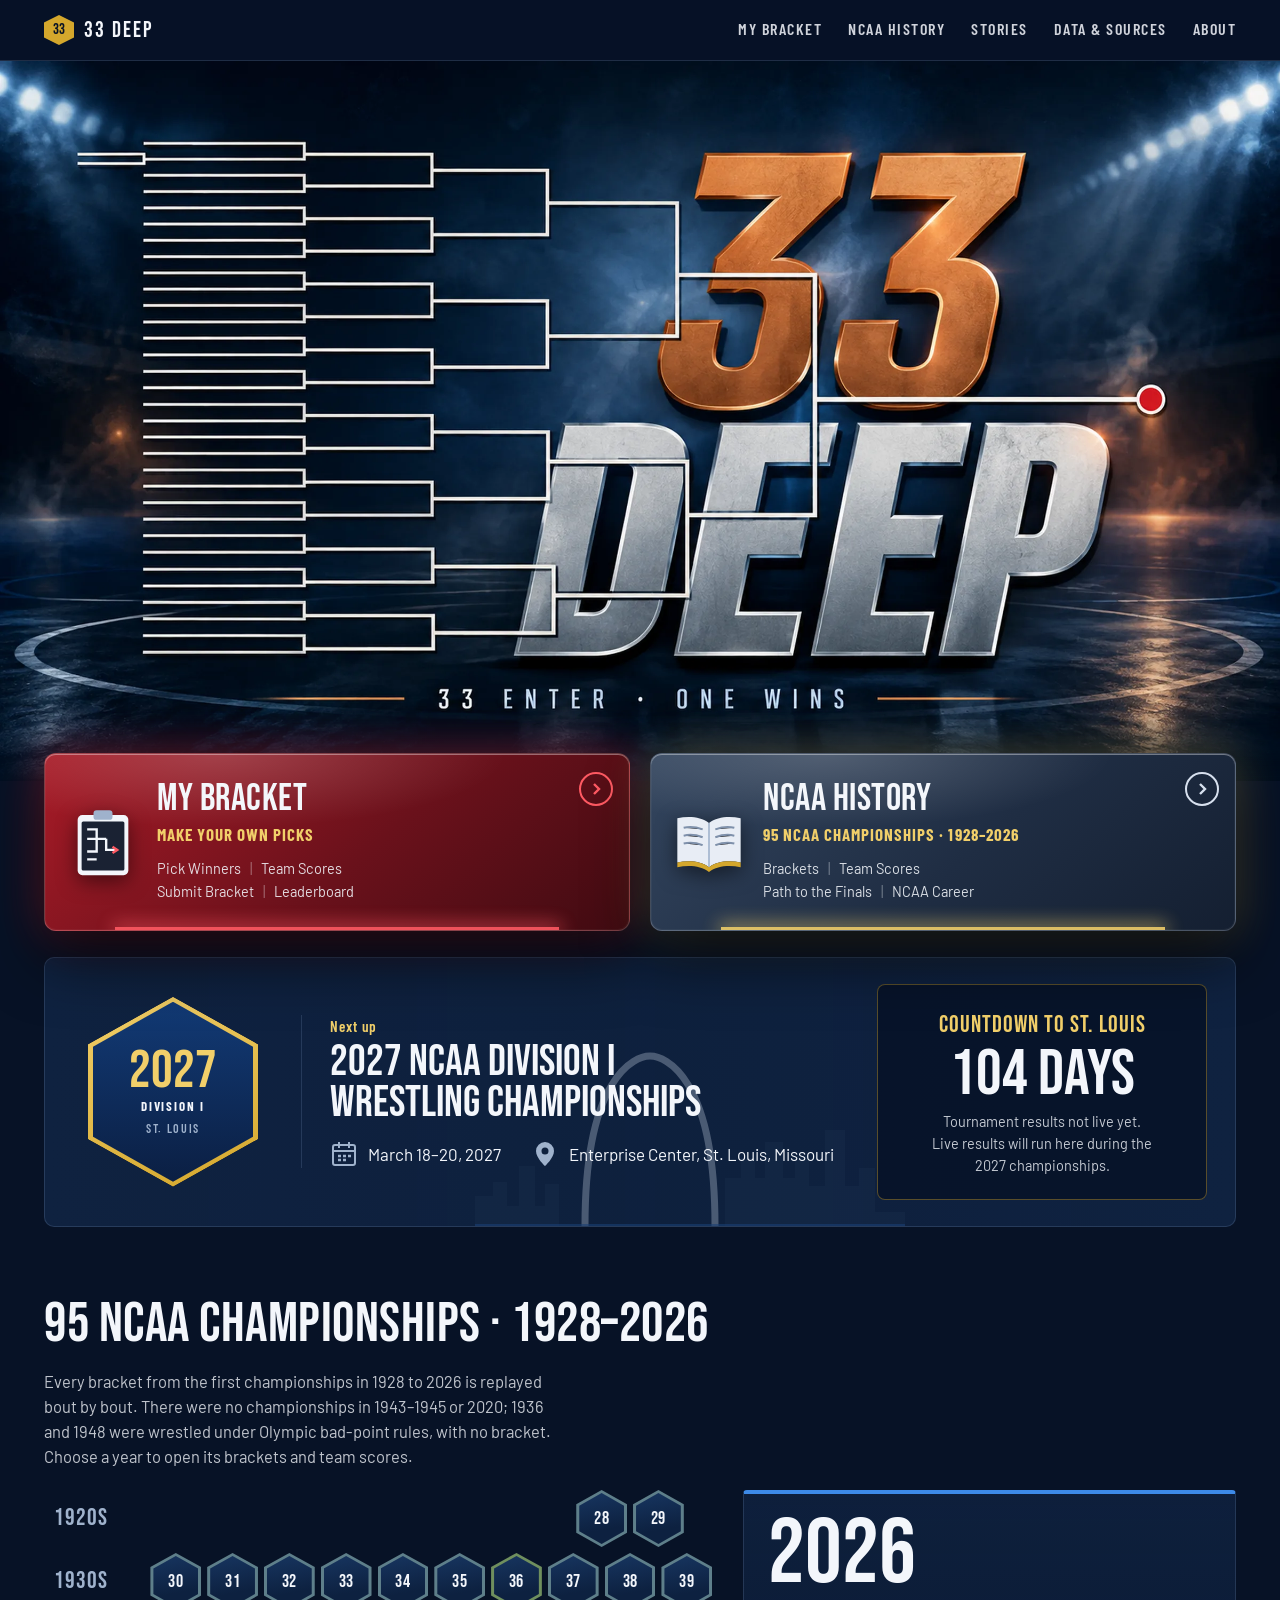
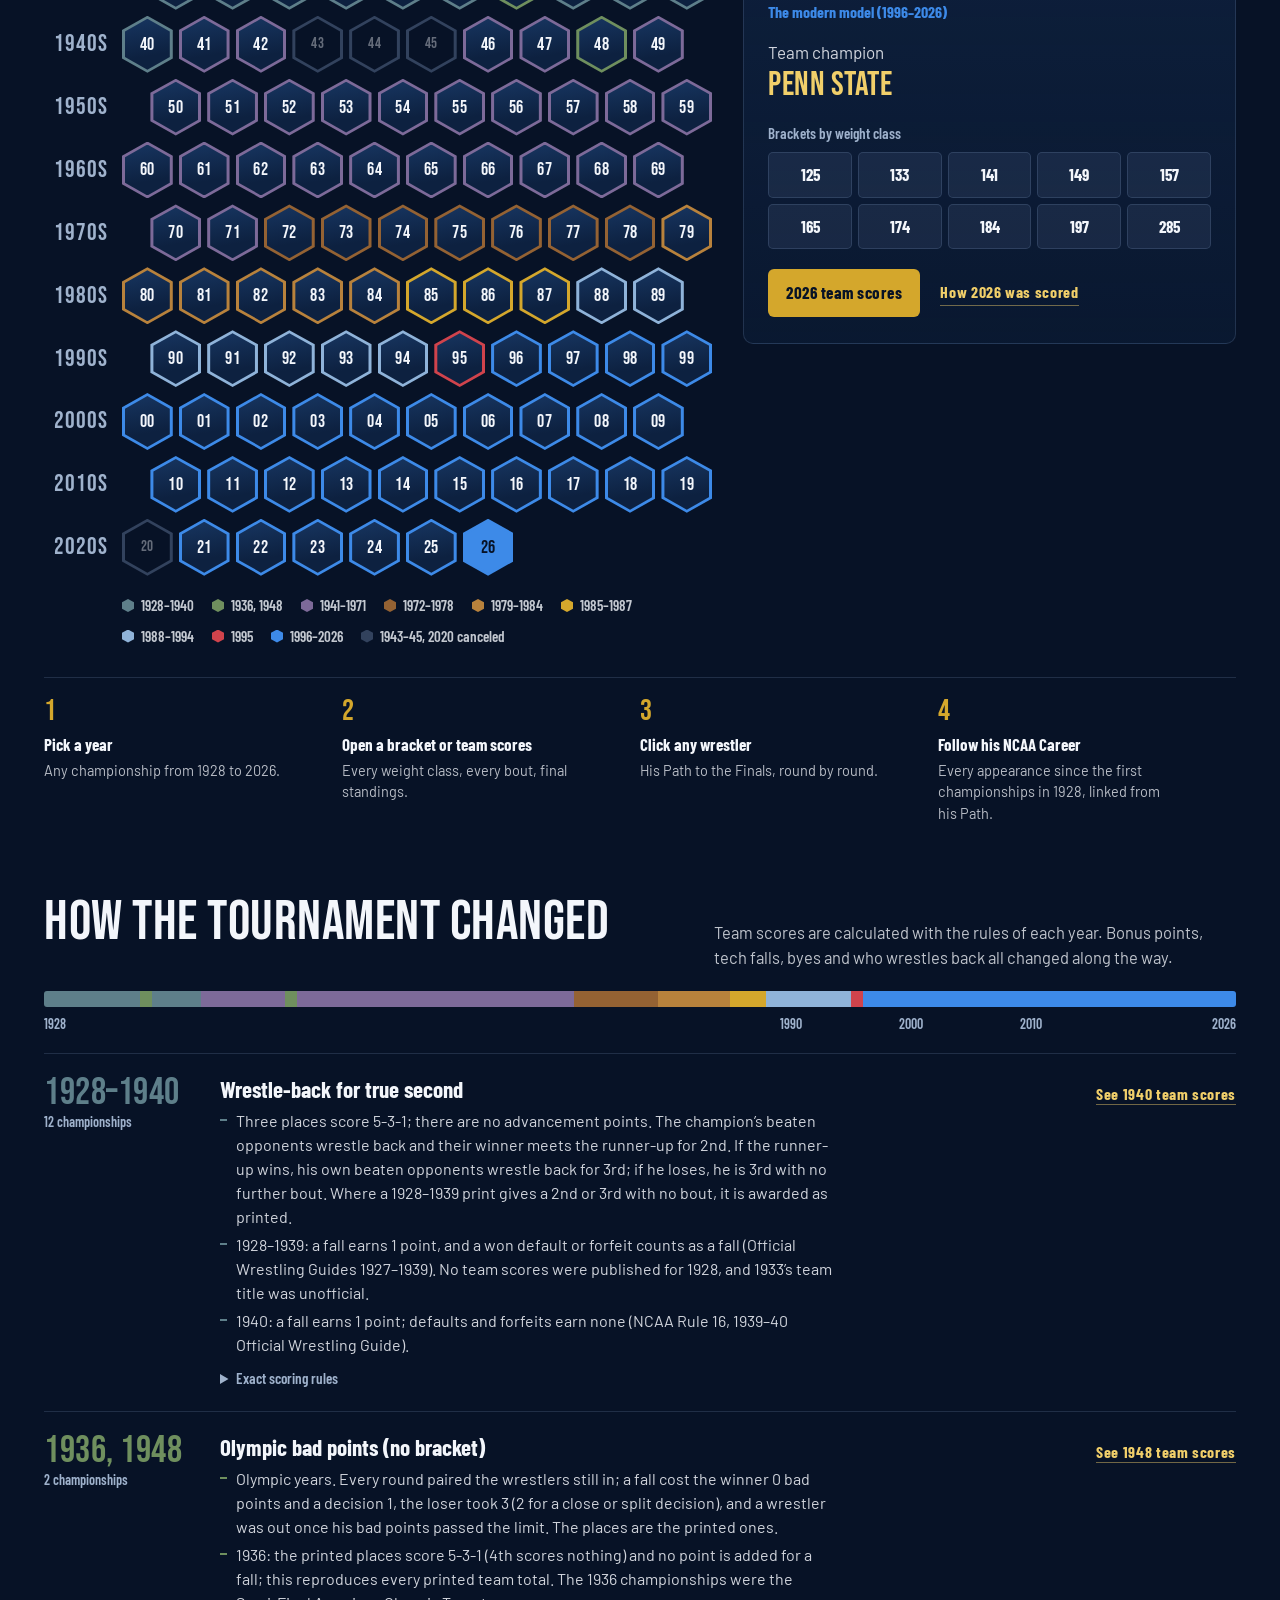
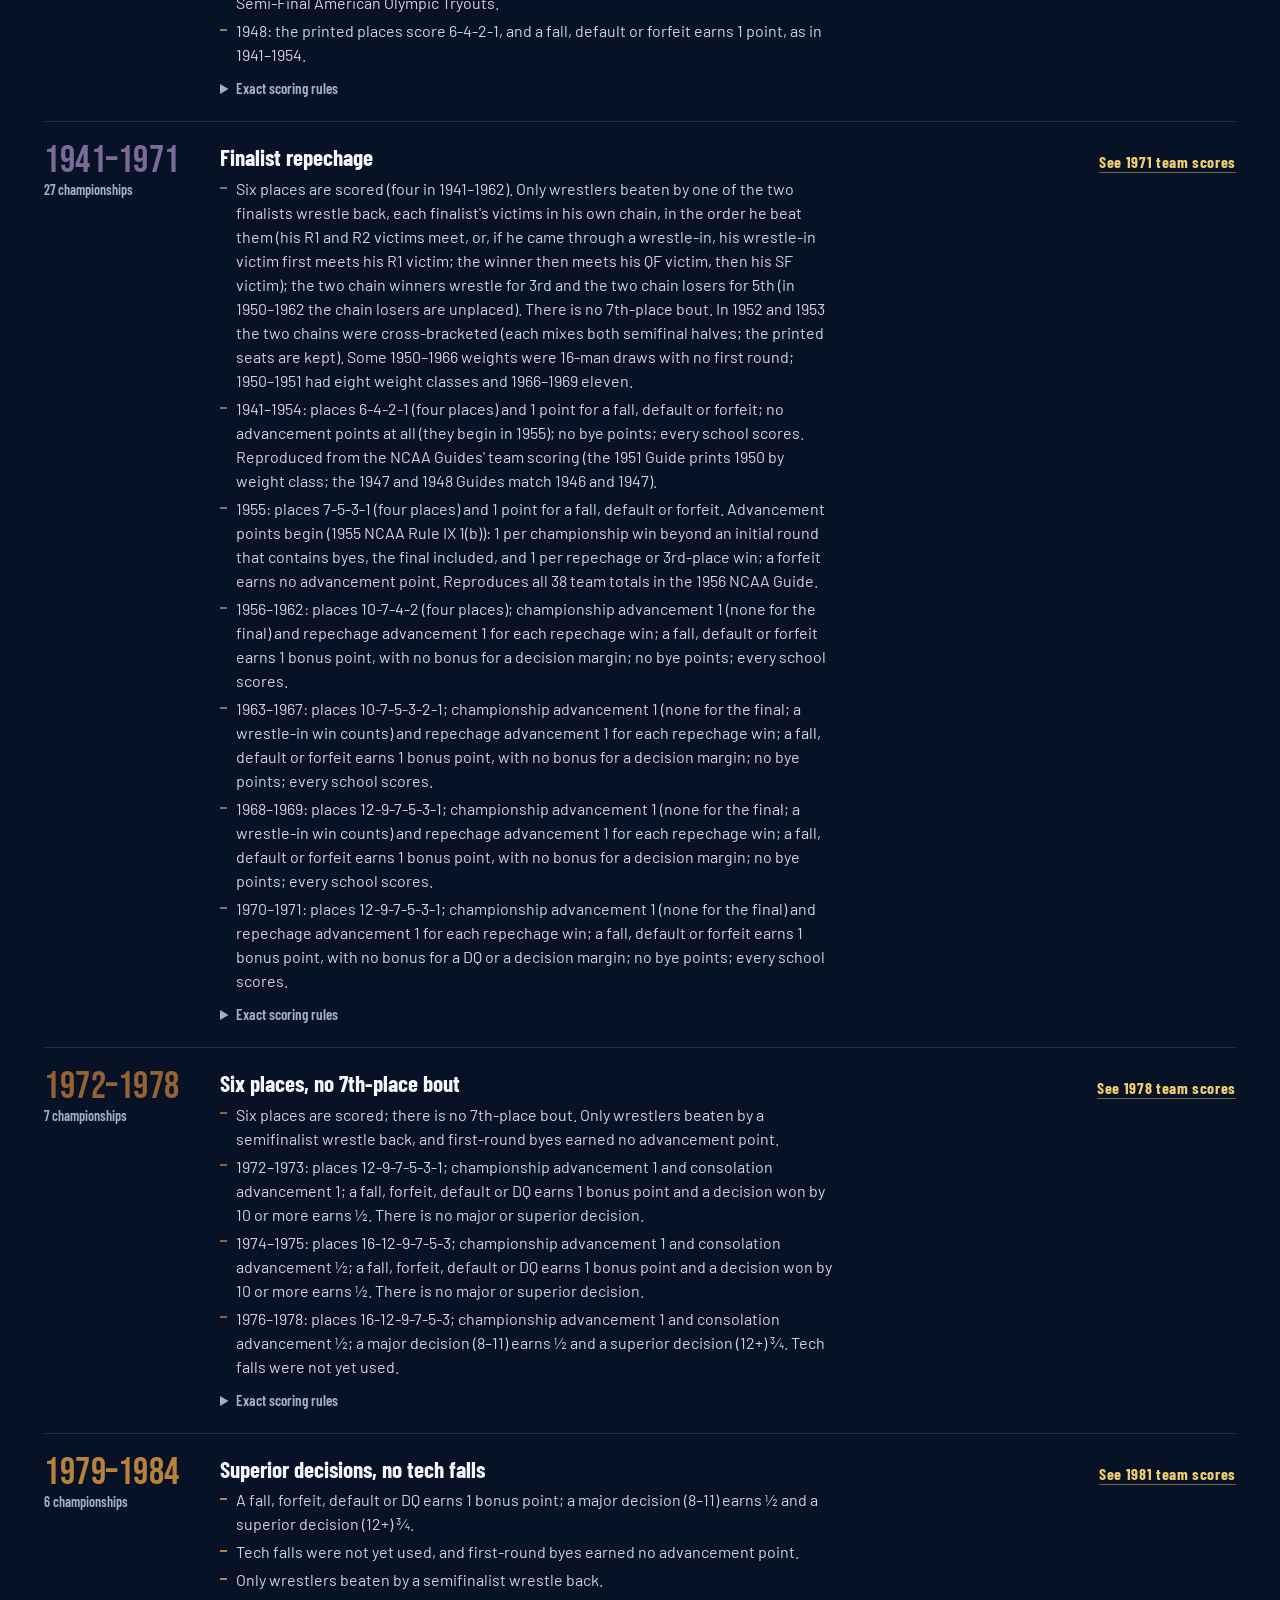
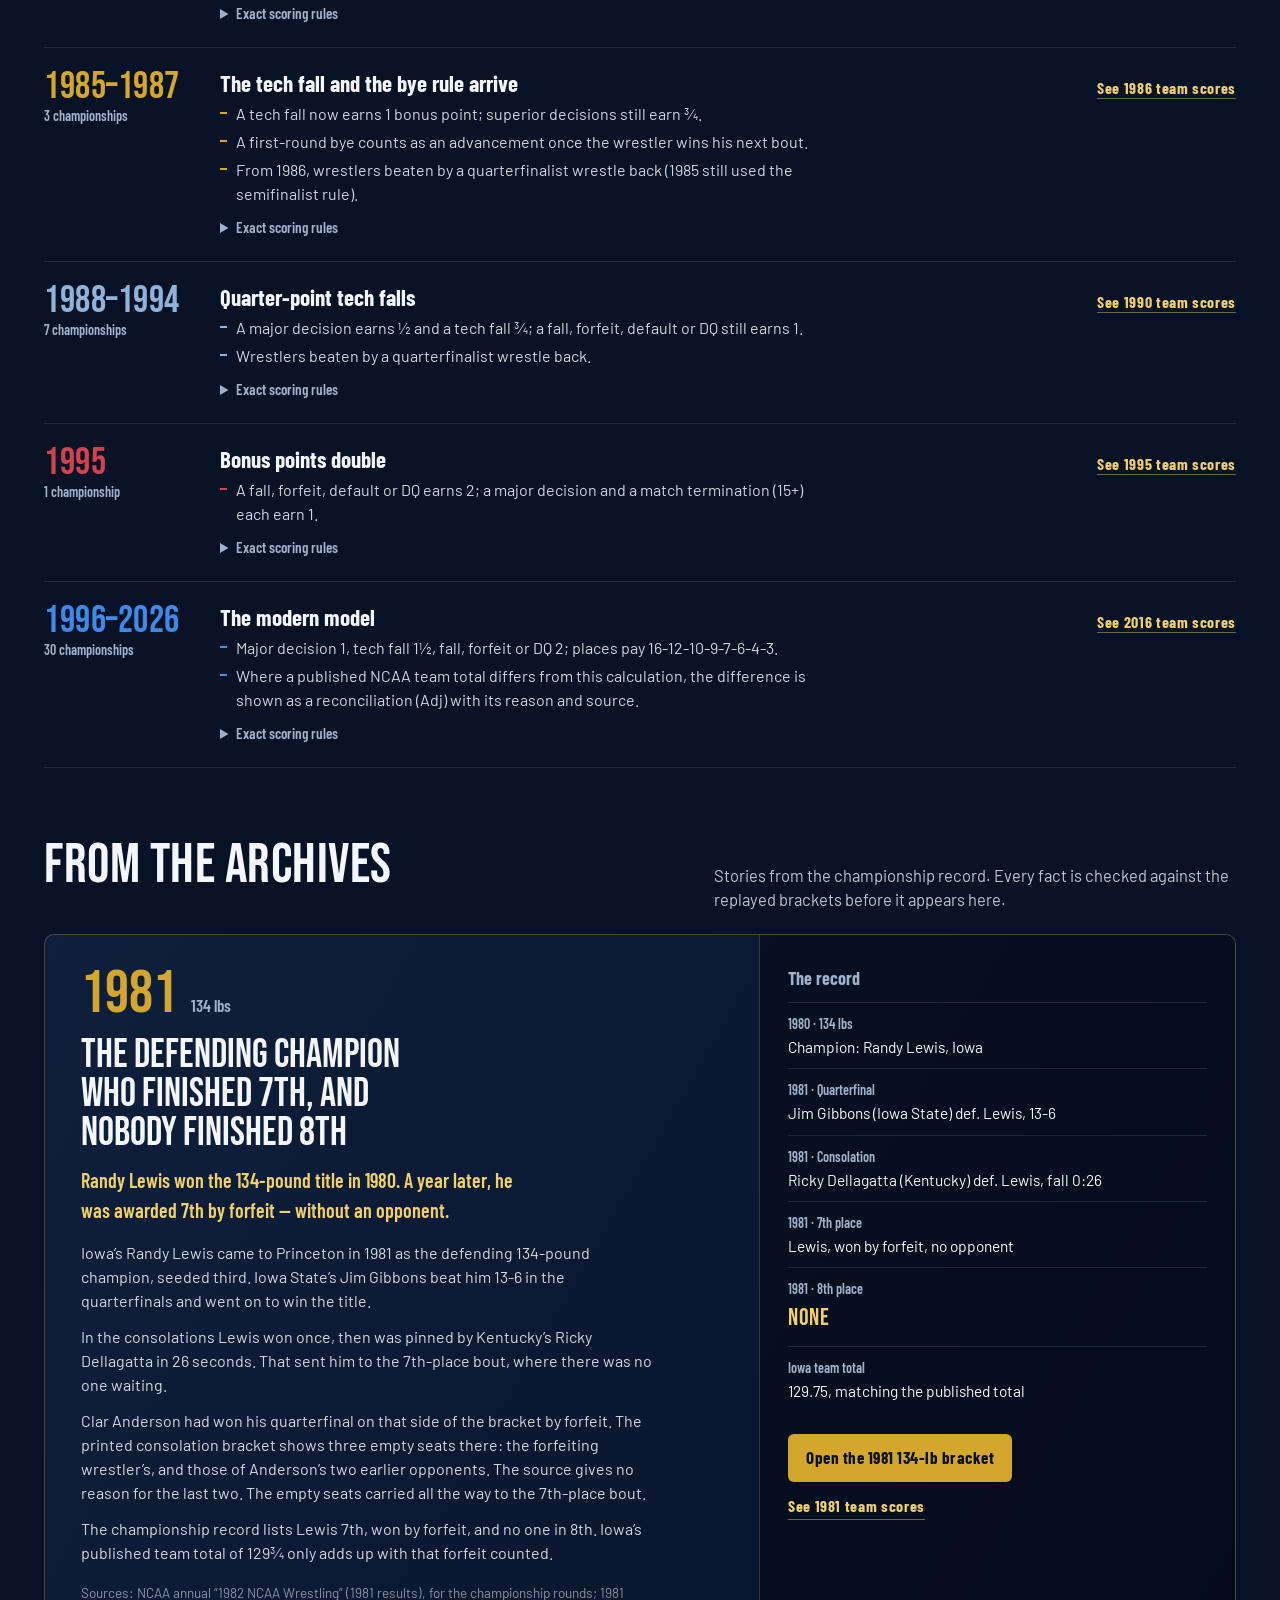
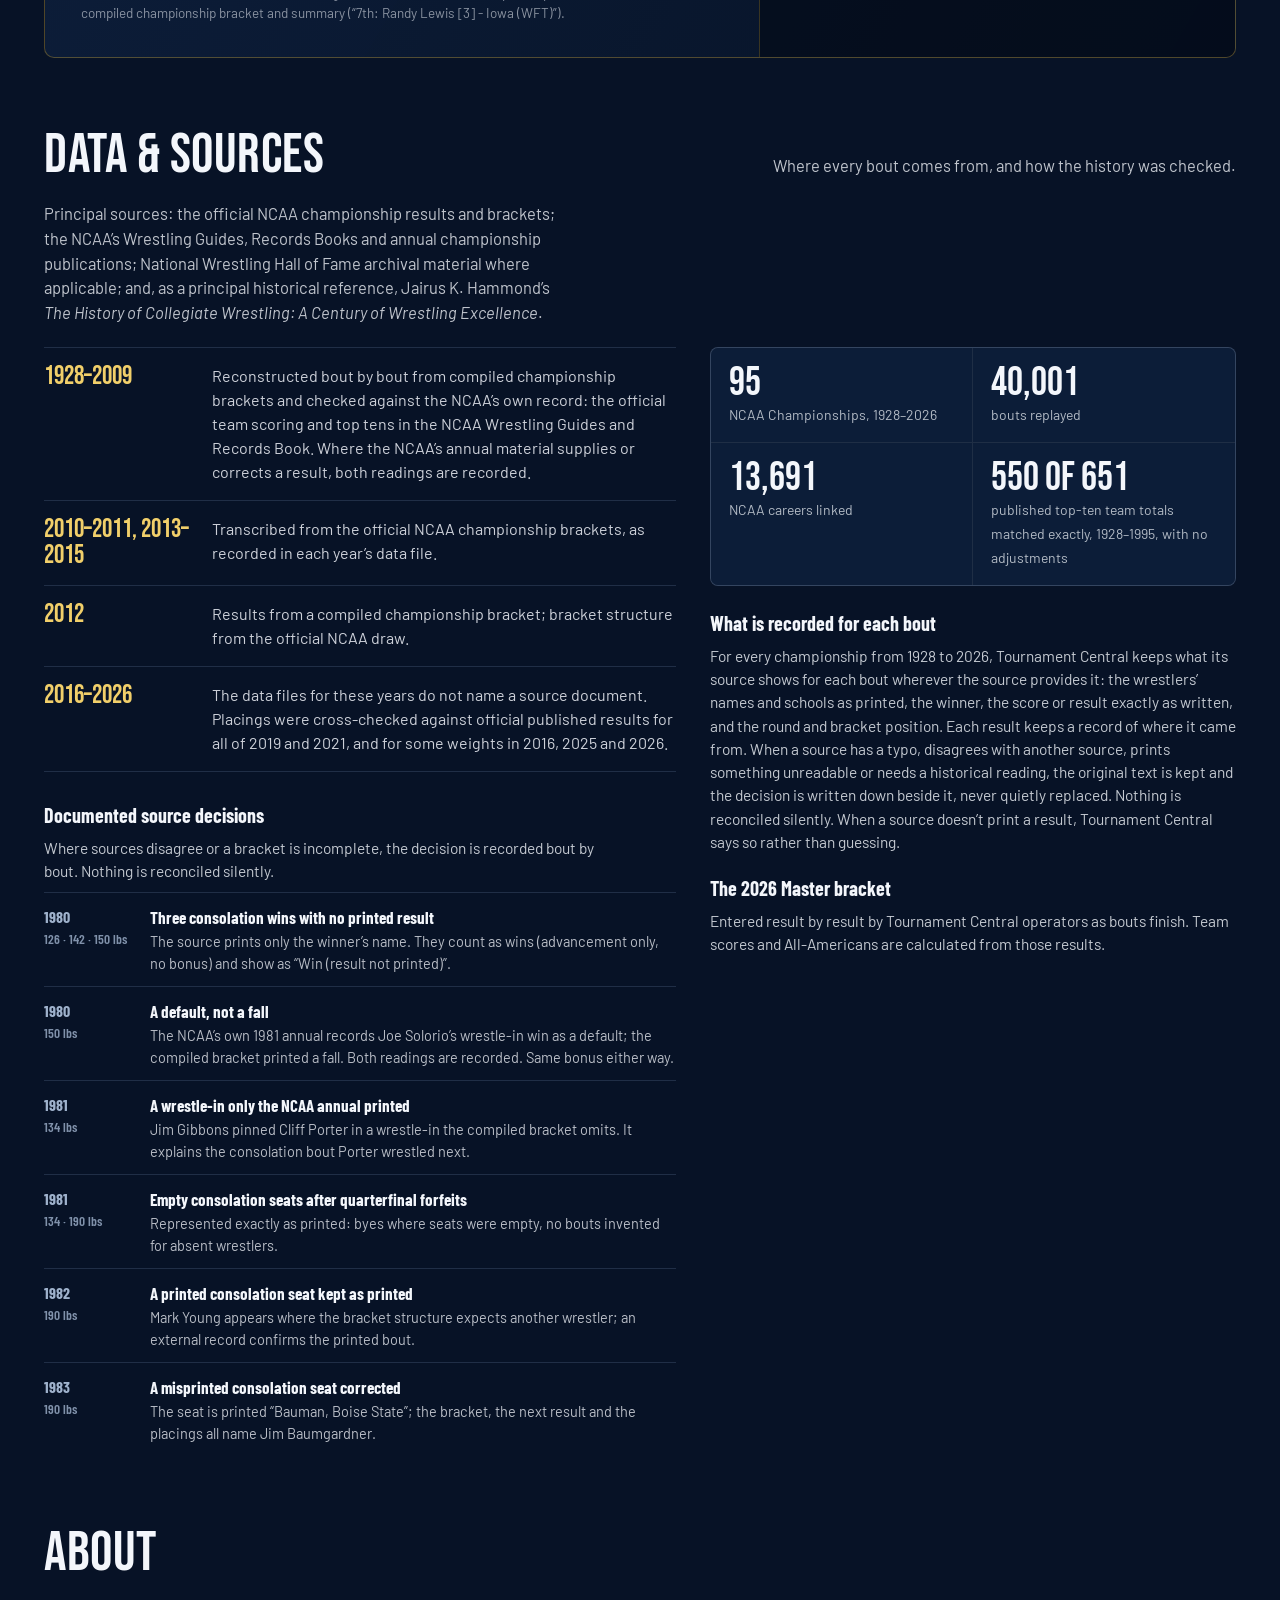
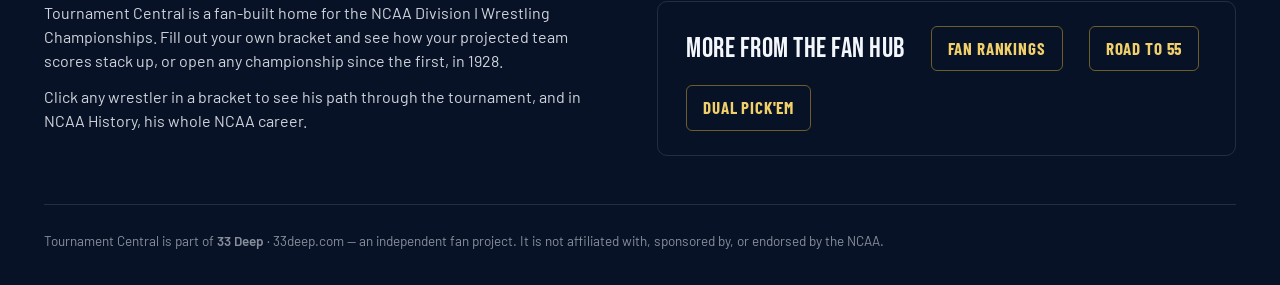
<file: home.html>
<!DOCTYPE html>
<html lang="en">
<head>

<!-- Google Analytics - 33 Deep -->
<script async src="https://www.googletagmanager.com/gtag/js?id=G-Q1PJ7S60LT"></script>
<script>
  window.dataLayer = window.dataLayer || [];
  function gtag(){dataLayer.push(arguments);}
  gtag('js', new Date());
  gtag('config', 'G-Q1PJ7S60LT');
</script>

<meta charset="UTF-8">
<script src="site-config.js?v=1"></script>
<meta name="viewport" content="width=device-width, initial-scale=1, viewport-fit=cover">
<title>33 Deep · NCAA Wrestling brackets, picks and history</title>
<meta name="description" content="Follow the NCAA Wrestling Championships bout by bout, build your own bracket, and relive 95 NCAA Championships from 1928 to 2026.">
<link rel="canonical" href="https://33deep.com/home.html">
<meta property="og:url" content="https://33deep.com/home.html">
<meta property="og:type" content="website">
<meta property="og:site_name" content="33 Deep">
<meta property="og:image" content="https://33deep.com/33deep-share.jpg">
<meta property="og:image:width" content="1200">
<meta property="og:image:height" content="630">
<meta property="og:image:alt" content="33 DEEP — 33 Enter · One Wins">
<meta name="twitter:card" content="summary_large_image">
<meta name="twitter:image" content="https://33deep.com/33deep-share.jpg">
<meta property="og:title" content="33 Deep · NCAA Wrestling">
<meta property="og:description" content="Build it. Follow it. Relive it. Your own NCAA bracket picks, and 95 NCAA Championships of history, 1928–2026.">
<link rel="icon" href="data:image/svg+xml,<svg xmlns='http://www.w3.org/2000/svg' viewBox='0 0 100 100'><polygon points='50,4 94,27 94,73 50,96 6,73 6,27' fill='%23d4a72c'/><text x='50' y='64' font-size='40' text-anchor='middle' font-family='Arial Black,Arial' fill='%230a1830'>33</text></svg>">
<link rel="preconnect" href="https://fonts.googleapis.com">
<link href="https://fonts.googleapis.com/css2?family=Bebas+Neue&family=Barlow+Condensed:wght@500;600;700&family=Barlow:wght@400;500;600&display=swap" rel="stylesheet">
<style>
:root{
  --night:#071226; --navy:#0c1d38; --panel:#0f2240; --line:rgba(160,190,235,.16);
  --gold:#d4a72c; --gold2:#f1cf6a; --blue:#2f7de1; --red:#c0242f; --steel:#9fb2cc; --white:#f3f6fb;
  --display:'Bebas Neue',Impact,'Arial Narrow',sans-serif; --cond:'Barlow Condensed','Arial Narrow',sans-serif; --body:'Barlow',system-ui,sans-serif;
}
*{box-sizing:border-box;margin:0;padding:0}
html{scroll-behavior:smooth}
body{font-family:var(--body);background:var(--night);color:var(--white);line-height:1.5;-webkit-font-smoothing:antialiased;padding-bottom:env(safe-area-inset-bottom,0px)}
a{color:inherit;text-decoration:none}
a:focus-visible{outline:3px solid var(--gold2);outline-offset:3px;border-radius:6px}
.wrap{max-width:1240px;margin:0 auto;padding:0 24px}

/* header */
.top{position:sticky;top:0;z-index:20;background:rgba(7,18,38,.92);backdrop-filter:blur(8px);border-bottom:1px solid var(--line);padding-top:env(safe-area-inset-top,0px)}
.top .wrap{display:flex;align-items:center;justify-content:space-between;height:60px;gap:16px}
.brand{display:flex;align-items:center;gap:10px;font-family:var(--display);font-size:22px;letter-spacing:2px;white-space:nowrap}
.hex{width:30px;height:30px;background:var(--gold);clip-path:polygon(50% 0,100% 25%,100% 75%,50% 100%,0 75%,0 25%);display:grid;place-items:center;color:var(--night);font-family:var(--display);font-size:15px;letter-spacing:0;flex-shrink:0}
nav{display:flex;gap:26px;font-family:var(--cond);font-weight:600;font-size:16px;letter-spacing:1.5px;text-transform:uppercase}
nav a{padding:18px 0;border-bottom:3px solid transparent;color:rgba(243,246,251,.85);white-space:nowrap}
nav a:hover{color:var(--white)}
nav a.on{color:var(--gold2);border-color:var(--gold)}

/* hero: a packed championship arena */
.hero{position:relative;overflow:hidden;padding:38px 0 0;text-align:center;isolation:isolate;background:#030913}
.hero::after{content:"";position:absolute;left:0;right:0;bottom:0;height:120px;z-index:1;pointer-events:none;background:linear-gradient(180deg,rgba(7,18,38,0),var(--night))}
.hero .crowd{position:absolute;inset:0;width:100%;height:100%;z-index:-3}
.hero .beams{position:absolute;inset:0;z-index:-2;pointer-events:none;mix-blend-mode:screen}
.beam{position:absolute;top:-40px;height:118%;transform-origin:50% 0;filter:blur(10px);
  background:linear-gradient(180deg,rgba(225,236,255,.42),rgba(190,215,255,.16) 55%,rgba(190,215,255,0) 92%);
  clip-path:polygon(44% 0,56% 0,100% 100%,0 100%)}
.beam.c{left:calc(50% - 300px);width:600px;background:linear-gradient(180deg,rgba(255,250,235,.6),rgba(255,240,205,.22) 55%,rgba(255,240,205,0) 95%)}
.beam.l1{left:calc(50% - 760px);width:380px;transform:rotate(-14deg);opacity:.75}
.beam.r1{left:calc(50% + 380px);width:380px;transform:rotate(14deg);opacity:.75}
.beam.l2{left:calc(50% - 560px);width:300px;transform:rotate(-26deg);opacity:.5}
.beam.r2{left:calc(50% + 260px);width:300px;transform:rotate(26deg);opacity:.5}
.hero .haze{position:absolute;inset:0;z-index:-1;pointer-events:none;
  background:
    radial-gradient(ellipse 34% 18% at 50% 0,rgba(255,255,255,.55),transparent 70%),
    radial-gradient(ellipse 60% 42% at 50% 64%,rgba(120,170,255,.22),transparent 70%),
    radial-gradient(ellipse 90% 30% at 50% 46%,rgba(170,195,235,.10),transparent 75%),
    linear-gradient(90deg,rgba(3,9,19,.85) 0,transparent 22%,transparent 78%,rgba(3,9,19,.85) 100%)}
.rig{position:absolute;top:0;left:0;right:0;height:26px;z-index:-1;display:flex;justify-content:center;gap:clamp(38px,6vw,92px)}
.rig i{width:14px;height:9px;border-radius:0 0 7px 7px;background:#fffdf3;box-shadow:0 0 14px 6px rgba(255,248,225,.75),0 0 60px 18px rgba(210,225,255,.35)}
h1{font-family:var(--display);font-weight:400;line-height:.84;position:relative}
h1 .l1{display:block;font-size:clamp(30px,4.6vw,66px);letter-spacing:.16em;color:var(--white);text-shadow:0 2px 18px rgba(0,0,0,.8)}
h1 .l2{display:block;font-size:clamp(58px,10.6vw,156px);letter-spacing:.01em;margin-top:2px;
  background:linear-gradient(180deg,#fff1b8 0%,var(--gold2) 22%,var(--gold) 58%,#8d6810 100%);-webkit-background-clip:text;background-clip:text;color:transparent;
  filter:drop-shadow(0 6px 0 rgba(0,0,0,.55)) drop-shadow(0 0 34px rgba(241,207,106,.32))}
.tag{font-family:var(--cond);font-weight:700;font-size:clamp(15px,1.9vw,22px);letter-spacing:.42em;text-transform:uppercase;margin-top:18px;color:var(--white);display:inline-block;padding:0 0 10px;border-bottom:2px solid var(--gold);text-shadow:0 2px 10px rgba(0,0,0,.9)}
.hero-shot{position:relative;z-index:0}
.hero-shot img{display:block}
.scene{position:relative;z-index:0;display:block;width:min(1240px,118vw);margin:-26px auto 0;position:relative;left:50%;transform:translateX(-50%);height:auto}

/* 33 DEEP signature graphic is the whole hero at every width (it carries the title, bracket and mat).
   Shown whole at 16:9 so the pigtail (far left) and the tagline (bottom) are never cropped. */
.hero{padding:0;width:100%;height:min(56.25vw,92vh);background:#011022}   /* full width; image edges are #011022/#010e1e */
.hero .crowd,.hero .beams,.hero .haze,.hero .rig,.hero::after{display:none}
.hero .wrap{position:absolute;width:1px;height:1px;overflow:hidden;clip:rect(0 0 0 0);white-space:nowrap}
.hero-shot{position:absolute;inset:0}
.hero-shot{display:flex;justify-content:center}
/* the whole graphic, centred: fills the width on normal screens; on very wide ones (height-capped) it stays centred
   and the bands either side are the image's own edge colour, so there is no visible seam */
.hero-shot img{height:100%;width:auto;max-width:100%;object-fit:contain;
  -webkit-mask-image:linear-gradient(180deg,#000 90%,transparent 100%);mask-image:linear-gradient(180deg,#000 90%,transparent 100%)}
.hero::before{content:"";position:absolute;inset:0;z-index:0;pointer-events:none;background:linear-gradient(90deg,#011022,#06142a 50%,#010e1e)}
.hero-shot{z-index:1}
/* very wide windows (the banner is height-capped, so bands appear either side): feather the image's left/right edges into the bands */
@media (min-aspect-ratio:1636/1000){
  .hero-shot img{
    -webkit-mask-image:linear-gradient(180deg,#000 90%,transparent 100%),linear-gradient(90deg,transparent 0,#000 5%,#000 95%,transparent 100%);-webkit-mask-composite:source-in;
    mask-image:linear-gradient(180deg,#000 90%,transparent 100%),linear-gradient(90deg,transparent 0,#000 5%,#000 95%,transparent 100%);mask-composite:intersect}
}

/* three doors */
.doors{display:grid;grid-template-columns:repeat(2,1fr);gap:20px;margin-top:calc(28px - 4.4vw);position:relative;z-index:3}
.doors.has-master{grid-template-columns:repeat(3,1fr)}
.door[hidden]{display:none}
.door{position:relative;display:grid;grid-template-columns:76px 1fr;gap:16px;align-items:center;padding:24px 22px 24px 20px;border-radius:12px;border:1px solid rgba(255,255,255,.2);min-height:178px;overflow:hidden;transition:transform .18s ease,box-shadow .18s ease;
  box-shadow:inset 0 1px 0 rgba(255,255,255,.35),inset 0 0 0 1px rgba(255,255,255,.04),0 28px 60px rgba(0,0,0,.65),0 0 46px var(--glow)}
.door::before{content:"";position:absolute;inset:0;pointer-events:none;background:radial-gradient(ellipse 70% 60% at 30% 0,rgba(255,255,255,.18),transparent 70%)}
.door::after{content:"";position:absolute;left:12%;right:12%;bottom:0;height:3px;background:var(--edge);box-shadow:0 0 18px 2px var(--edge);opacity:.9}
.door:hover{transform:translateY(-5px);box-shadow:inset 0 1px 0 rgba(255,255,255,.45),0 36px 70px rgba(0,0,0,.7),0 0 70px var(--glow)}
.door.official{--glow:rgba(47,125,225,.55);--edge:#5fa2ff;background:linear-gradient(140deg,#1a4c95,#0f2c5f 55%,#0a1d40)}
.door.picks{--glow:rgba(220,40,55,.5);--edge:#ff5a63;background:linear-gradient(140deg,#a81b27,#6a111b 55%,#410b12)}
.door.history{--glow:rgba(241,207,106,.32);--edge:#f1cf6a;background:linear-gradient(140deg,#34465f,#1f2d43 55%,#141f31)}
.door svg.ico{width:76px;height:76px;filter:drop-shadow(0 6px 10px rgba(0,0,0,.5))}
.door h2{font-family:var(--display);font-weight:400;font-size:38px;line-height:1;letter-spacing:.5px}
.door .sub{font-family:var(--cond);font-weight:700;font-size:17px;letter-spacing:.06em;text-transform:uppercase;color:var(--gold2);margin:4px 0 10px}
.door .rows{font-size:14.5px;color:rgba(243,246,251,.88);display:grid;gap:2px}
.door .rows span{white-space:nowrap}
.door .rows span:not(:last-child)::after{content:"|";opacity:.45;margin:0 9px}
.go{position:absolute;right:16px;top:18px;width:34px;height:34px;border-radius:50%;border:2px solid currentColor;display:grid;place-items:center}
.official .go{color:#5fa2ff}.picks .go{color:#ff5a63}.history .go{color:#d7e0ee}
.go svg{width:14px;height:14px}

/* championship banner */
.champ{margin-top:26px;display:grid;grid-template-columns:200px 1fr 330px;align-items:center;gap:28px;padding:26px 28px;border-radius:10px;border:1px solid var(--line);position:relative;overflow:hidden;
  background:linear-gradient(90deg,var(--panel) 0%,rgba(15,34,64,.92) 50%,var(--panel) 100%)}
.skyline{position:absolute;right:330px;bottom:0;width:430px;height:100%;opacity:.32;pointer-events:none}
.badge{width:170px;height:190px;justify-self:center;display:grid;place-items:center;text-align:center;background:var(--night);border:0;position:relative;clip-path:polygon(50% 0,100% 25%,100% 75%,50% 100%,0 75%,0 25%)}
.badge::before{content:"";position:absolute;inset:0;background:linear-gradient(160deg,var(--gold2),var(--gold));clip-path:inherit;z-index:-1}
.badge-in{position:absolute;inset:5px;clip-path:polygon(50% 0,100% 25%,100% 75%,50% 100%,0 75%,0 25%);background:linear-gradient(180deg,#123a75,#0b1f43);display:grid;place-items:center;align-content:center;gap:2px}
.badge .yr{font-family:var(--display);font-size:54px;line-height:.9;color:var(--gold2)}
.badge .ev{font-family:var(--cond);font-weight:700;font-size:13px;letter-spacing:.14em;text-transform:uppercase}
.badge .ct{font-family:var(--cond);font-weight:600;font-size:12px;letter-spacing:.14em;text-transform:uppercase;color:var(--steel)}
.champ-main{position:relative;z-index:1;border-left:1px solid var(--line);padding-left:28px}
.champ .kicker{font-family:var(--cond);font-weight:600;font-size:15px;color:var(--gold2);letter-spacing:.06em}
.champ h3{font-family:var(--display);font-weight:400;font-size:clamp(30px,3.4vw,46px);line-height:.95;margin:4px 0 16px;max-width:24ch}
.facts{display:flex;flex-wrap:wrap;gap:14px 30px;font-size:17px}
.fact{display:flex;align-items:center;gap:10px}
.fact svg{width:28px;height:28px;flex-shrink:0;color:var(--steel)}
.count{position:relative;z-index:1;text-align:center;padding:22px 18px;border-radius:8px;border:1px solid rgba(212,167,44,.4);background:rgba(7,18,38,.82)}
.count .k{font-family:var(--display);font-size:24px;letter-spacing:1px;color:var(--gold2)}
.count .n{font-family:var(--display);font-size:64px;line-height:.95;margin:2px 0}
.count p{font-size:14.5px;color:rgba(243,246,251,.8);max-width:28ch;margin:6px auto 0}

/* feature strip */
.strip{margin-top:22px;display:grid;grid-template-columns:repeat(6,1fr);border:1px solid var(--line);border-radius:10px;background:rgba(15,34,64,.6)}
.feat{display:flex;gap:12px;padding:20px 16px;align-items:flex-start}
.feat+.feat{border-left:1px solid var(--line)}
.feat svg{width:34px;height:34px;flex-shrink:0;color:var(--blue)}
.feat b{display:block;font-family:var(--cond);font-weight:700;font-size:16px;letter-spacing:.05em;text-transform:uppercase;line-height:1.15}
.feat span{display:block;font-size:14px;color:rgba(243,246,251,.75);margin-top:3px;line-height:1.35}

/* info sections */
.info{display:grid;grid-template-columns:1fr 1fr;gap:22px;margin-top:56px}
.info section{padding:28px;border-radius:10px;border:1px solid var(--line);background:rgba(15,34,64,.45);scroll-margin-top:80px}
.info h2{font-family:var(--display);font-weight:400;font-size:34px;letter-spacing:.5px;color:var(--gold2);margin-bottom:10px}
.info p{color:rgba(243,246,251,.85);max-width:62ch}
.info p+p{margin-top:12px}
.more{margin-top:22px;padding:24px 28px;border-radius:10px;border:1px solid var(--line);display:flex;flex-wrap:wrap;align-items:center;gap:14px 26px}
.more h2{font-family:var(--display);font-weight:400;font-size:28px;letter-spacing:.5px}
.more a{font-family:var(--cond);font-weight:700;font-size:17px;letter-spacing:.05em;text-transform:uppercase;padding:9px 16px;border-radius:6px;border:1px solid rgba(212,167,44,.5);color:var(--gold2)}
.more a:hover{background:rgba(212,167,44,.12)}
footer{margin:48px 0 0;padding:26px 0 34px;border-top:1px solid var(--line);font-size:13.5px;color:rgba(243,246,251,.55)}

/* page-load moment: title, then the doors */
@media (prefers-reduced-motion:no-preference){
  h1 .l1,h1 .l2,.tag{animation:rise .7s cubic-bezier(.2,.7,.2,1) both}
  h1 .l2{animation-delay:.12s}.tag{animation-delay:.24s}
  @keyframes rise{from{opacity:0;transform:translateY(18px)}to{opacity:1;transform:none}}
}
@media (prefers-reduced-motion:reduce){html{scroll-behavior:auto}.door{transition:none}}

@media (max-width:1100px){
  .doors,.doors.has-master{grid-template-columns:1fr}
  .door{min-height:0}
  .champ{grid-template-columns:150px 1fr}
  .badge{width:140px;height:158px}.badge .yr{font-size:44px}
  .count{grid-column:1/-1}
  .skyline{right:0;width:360px}
  .strip{grid-template-columns:repeat(3,1fr)}
  .feat:nth-child(4){border-left:0}
  .feat:nth-child(n+4){border-top:1px solid var(--line)}
}
@media (max-width:720px){
  nav{gap:16px;font-size:14px}
  nav .nl{display:none}
  nav .opt{display:none}
  .brand{font-size:19px}
  .hero{padding:0}
  .tag{letter-spacing:.2em;font-size:15px}
  .doors{margin-top:10px}
  .rig{gap:26px}
  .door{grid-template-columns:52px 1fr;padding:18px 16px 18px 14px;gap:12px}
  .door svg.ico{width:52px;height:52px}
  .door .rows{font-size:13.5px}
  .door .rows span:not(:last-child)::after{margin:0 6px}
  .go{right:12px;top:14px;width:30px;height:30px}
  .door h2{font-size:32px}
  .champ{grid-template-columns:1fr;padding:22px}
  .badge{display:none}
  .champ-main{border-left:0;padding-left:0}
  .skyline{opacity:.25;width:100%}
  .strip{grid-template-columns:1fr 1fr}
  .feat:nth-child(odd){border-left:0}
  .feat:nth-child(4){border-left:1px solid var(--line)}
  .feat:nth-child(n+3){border-top:1px solid var(--line)}
  .info{grid-template-columns:1fr}
}
/* ===== candidate additions (below the hero) ===== */
:root{--eT:#5e7f8a;--eO:#6f8f5e;--eR:#7d6a99;--e0:#946233;--e1:#b8823c;--e2:#d4a72c;--e3:#8fb3d9;--e4:#d0434c;--e5:#3d8ae8}
nav a.cur{color:var(--gold2)}
.mnav{display:none;position:relative}
.mnav summary{list-style:none;cursor:pointer;white-space:nowrap;display:inline-flex;align-items:center;font-family:var(--cond);font-weight:700;font-size:15px;letter-spacing:1.5px;text-transform:uppercase;padding:8px 12px;border:1px solid var(--line);border-radius:6px;color:rgba(243,246,251,.9)}
.mnav summary::-webkit-details-marker{display:none}
.mnav summary::after{content:"";display:inline-block;width:7px;height:7px;margin-left:8px;border-right:2px solid currentColor;border-bottom:2px solid currentColor;transform:translateY(-3px) rotate(45deg)}
.mnav[open] summary{border-color:rgba(241,207,106,.6);color:var(--gold2)}
.mnav-list{position:absolute;right:0;top:calc(100% + 8px);min-width:220px;display:grid;padding:6px;border:1px solid var(--line);border-radius:8px;background:rgba(7,18,38,.98);box-shadow:0 18px 40px rgba(0,0,0,.6)}
.mnav-list a{font-family:var(--cond);font-weight:600;font-size:17px;padding:11px 12px;border-radius:5px;color:rgba(243,246,251,.9)}
.mnav-list a:hover,.mnav-list a:focus-visible{background:rgba(160,190,235,.1);color:var(--white)}
@media (max-width:1180px){nav .nl2{display:none}}
@media (max-width:1100px){.top nav{display:none}.mnav{display:block}}
.sec{margin-top:72px;scroll-margin-top:84px}
.sec-h{display:flex;align-items:baseline;justify-content:space-between;gap:20px;flex-wrap:wrap;margin-bottom:22px}
.sec-h h2{font-family:var(--display);font-weight:400;font-size:clamp(40px,4.4vw,58px);line-height:.9;letter-spacing:.5px}
.sec-h p{color:rgba(243,246,251,.78);max-width:58ch;font-size:16.5px}
.lnk{font-family:var(--cond);font-weight:700;font-size:16px;letter-spacing:.04em;color:var(--gold2);border-bottom:1px solid rgba(241,207,106,.45);padding-bottom:1px}
.lnk:hover{border-color:var(--gold2)}

/* history hub: the honeycomb of championships */
.hub{display:grid;grid-template-columns:minmax(0,1.35fr) minmax(300px,1fr);gap:34px;align-items:start}
.comb{display:grid;gap:6px;container-type:inline-size;--lab:64px;--lg:14px;--cg:6px}
.dec{display:grid;grid-template-columns:var(--lab) 1fr;align-items:center;gap:var(--lg)}
.dec:nth-child(even) .cells{padding-left:calc(var(--hx) * .5 + var(--cg) / 2)}
.dec-l{font-family:var(--display);font-size:24px;color:var(--steel);letter-spacing:1px;text-align:right;white-space:nowrap}
.dec-l .s{display:none}
.cells{--hx:min(60px,calc((100cqw - var(--lab) - var(--lg) - 9 * var(--cg)) / 10.5));display:flex;gap:var(--cg)}
.hx{width:var(--hx);aspect-ratio:1/1.12;border:0;cursor:pointer;position:relative;display:grid;place-items:center;font-family:var(--display);font-size:calc(var(--hx) * .36);letter-spacing:.5px;color:var(--white);
  background:none;padding:0;-webkit-tap-highlight-color:transparent}
/* the whole box is the tap target; the hexagon is drawn by two layers: the era ring (::after) and the face (::before) */
.hx::after{content:"";position:absolute;inset:0;clip-path:polygon(50% 0,100% 25%,100% 75%,50% 100%,0 75%,0 25%);background:var(--era);z-index:0}
.hx::before{content:"";position:absolute;inset:3px;clip-path:polygon(50% 0,100% 25%,100% 75%,50% 100%,0 75%,0 25%);background:linear-gradient(170deg,#173560,#0d2140 70%);transition:background .15s ease;z-index:1}
.hx span{z-index:2}
.hx span{position:relative}
.hx:hover::before{background:linear-gradient(170deg,#21467c,#123059 70%)}
.hx[aria-pressed="true"]::before{background:var(--era)}
.hx[aria-pressed="true"]{color:var(--night)}
.hx:focus-visible{outline:none}.hx:focus-visible::after{background:var(--white)}
.hx.gap{cursor:default}.hx.gap::after{background:rgba(160,190,235,.28)}
.hx.gap::before{background:var(--night)}
.hx.gap span{color:rgba(243,246,251,.4);font-size:calc(var(--hx) * .3)}
.hx.pad{visibility:hidden}
.legend{display:flex;flex-wrap:wrap;gap:8px 18px;margin:18px 0 0 calc(var(--lab-out,78px));font-family:var(--cond);font-weight:600;font-size:15px;color:rgba(243,246,251,.8)}
.legend i{display:inline-block;width:12px;height:13px;margin-right:7px;vertical-align:-1px;clip-path:polygon(50% 0,100% 25%,100% 75%,50% 100%,0 75%,0 25%);background:var(--era)}
.panel{position:sticky;top:84px;border:1px solid var(--line);border-top:4px solid var(--era,var(--gold));border-radius:4px 4px 10px 10px;background:linear-gradient(180deg,rgba(15,34,64,.85),rgba(12,29,56,.6));padding:24px 24px 26px}
.p-yr{font-family:var(--display);font-size:92px;line-height:.8;color:var(--white)}
.p-era{font-family:var(--cond);font-weight:700;font-size:16px;color:var(--era);margin-top:8px}
.p-ch{margin-top:16px;font-size:17px;color:rgba(243,246,251,.85)}
.p-ch b{display:block;font-family:var(--display);font-weight:400;font-size:34px;line-height:1;color:var(--gold2);letter-spacing:.5px;margin-top:2px}
.p-k{font-family:var(--cond);font-weight:600;font-size:15px;color:var(--steel);margin:20px 0 8px}
.wts{display:grid;grid-template-columns:repeat(5,1fr);gap:6px}
.wts a{text-align:center;font-family:var(--cond);font-weight:700;font-size:17px;padding:9px 0;border-radius:5px;background:rgba(160,190,235,.09);border:1px solid var(--line)}
.wts a:hover{background:rgba(241,207,106,.16);border-color:rgba(241,207,106,.6);color:var(--gold2)}
.p-act{display:flex;flex-wrap:wrap;gap:12px 20px;margin-top:20px;align-items:center}
.btn{display:inline-block;font-family:var(--cond);font-weight:700;font-size:17px;letter-spacing:.03em;padding:11px 18px;border-radius:6px;background:var(--gold);color:var(--night)}
.btn:hover{background:var(--gold2)}
.steps{margin-top:30px;display:grid;grid-template-columns:repeat(4,1fr);gap:0;border-top:1px solid var(--line);counter-reset:st}
.steps li{list-style:none;padding:18px 18px 0 0;counter-increment:st}
.steps li::before{content:counter(st);display:block;font-family:var(--display);font-size:30px;color:var(--gold);line-height:1;margin-bottom:6px}
.steps b{display:block;font-family:var(--cond);font-weight:700;font-size:17px}
.steps span{display:block;font-size:14.5px;color:rgba(243,246,251,.75);margin-top:2px;max-width:30ch}

/* scoring eras */
.band{display:flex;height:16px;border-radius:3px;overflow:hidden;margin-bottom:6px}
.band i{display:block;background:var(--era)}
.band-ax{position:relative;height:18px;font-family:var(--cond);font-weight:600;font-size:14px;color:var(--steel);margin-bottom:22px}
.band-ax span{position:absolute;top:0;transform:translateX(-50%)}
.band-ax span:first-child{transform:none}.band-ax span:last-child{transform:translateX(-100%)}
.era{display:grid;grid-template-columns:minmax(150px,max-content) minmax(0,1fr) 210px;gap:26px;padding:22px 0;border-top:1px solid var(--line);align-items:start}
.era:last-child{border-bottom:1px solid var(--line)}
.era-y{font-family:var(--display);font-size:38px;line-height:.9;color:var(--era);letter-spacing:.5px;white-space:nowrap}
.era-y small{display:block;font-family:var(--cond);font-weight:600;font-size:14px;color:var(--steel);letter-spacing:0;margin-top:6px}
.era h3{font-family:var(--cond);font-weight:700;font-size:23px;line-height:1.15;margin-bottom:6px}
.era ul{list-style:none;display:grid;gap:4px;color:rgba(243,246,251,.85);max-width:68ch}
.era ul li{padding-left:16px;position:relative}
.era ul li::before{content:"";position:absolute;left:0;top:.62em;width:7px;height:2px;background:var(--era)}
.era details{margin-top:10px}
.era summary{cursor:pointer;font-family:var(--cond);font-weight:600;font-size:15px;color:var(--steel)}
.era summary:hover{color:var(--white)}
.era details p{font-size:14px;color:rgba(243,246,251,.72);margin-top:6px;max-width:80ch}
.era-go{justify-self:end;text-align:right;padding-top:6px}

/* from the archives */
.arc{display:grid;grid-template-columns:minmax(0,1.5fr) minmax(280px,1fr);gap:0;border:1px solid rgba(212,167,44,.35);border-radius:10px;overflow:hidden;background:linear-gradient(120deg,rgba(15,34,64,.9),rgba(7,18,38,.95))}
.arc-main{padding:34px 36px}
.arc-tag{display:flex;align-items:baseline;gap:14px;font-family:var(--display);color:var(--gold);font-size:60px;line-height:.85}
.arc-tag span{font-family:var(--cond);font-weight:600;font-size:17px;color:var(--steel)}
.arc h3{font-family:var(--display);font-weight:400;font-size:clamp(32px,3.1vw,44px);line-height:.98;margin:16px 0 12px;max-width:22ch}
.arc .dek{font-family:var(--cond);font-weight:600;font-size:20px;color:var(--gold2);max-width:48ch;margin-bottom:16px}
.arc-main p.b{color:rgba(243,246,251,.86);max-width:64ch}
.arc-main p.b+p.b{margin-top:12px}
.arc-full summary{display:none;list-style:none}
.arc-full summary::-webkit-details-marker{display:none}
.arc-src{margin-top:18px;font-size:13.5px;color:rgba(243,246,251,.55);max-width:70ch}
.arc-side{padding:30px 28px;background:rgba(3,9,19,.55);border-left:1px solid rgba(212,167,44,.25)}
.arc-side h4{font-family:var(--cond);font-weight:700;font-size:18px;color:var(--steel);margin-bottom:10px}
.ledger{display:grid}
.ledger div{display:grid;gap:1px;padding:10px 0;border-top:1px solid var(--line)}
.ledger dt{font-family:var(--cond);font-weight:600;font-size:14px;color:var(--steel)}
.ledger dd{font-size:15.5px}
.ledger div.nil dd{color:var(--gold2);font-family:var(--display);font-size:24px;letter-spacing:.5px}
.arc-side .p-act{margin-top:22px;flex-direction:column;align-items:flex-start}

/* data & sources */
.src{display:grid;grid-template-columns:minmax(0,1.2fr) minmax(0,1fr);gap:34px}
.srow{display:grid;grid-template-columns:150px 1fr;gap:18px;padding:16px 0;border-top:1px solid var(--line)}
.srow:last-child{border-bottom:1px solid var(--line)}
.srow b{font-family:var(--display);font-weight:400;font-size:26px;line-height:1;color:var(--gold2)}
.srow p{color:rgba(243,246,251,.84)}
.nums{display:grid;grid-template-columns:1fr 1fr;gap:1px;background:var(--line);border:1px solid var(--line);border-radius:8px;overflow:hidden;margin-bottom:22px}
.nums div{background:var(--navy);padding:16px 18px}
.nums b{display:block;font-family:var(--display);font-weight:400;font-size:40px;line-height:.95}
.nums span{font-size:14px;color:rgba(243,246,251,.72)}
.src h3{font-family:var(--cond);font-weight:700;font-size:20px;margin:0 0 6px}
.src .note{color:rgba(243,246,251,.8);font-size:15.5px;max-width:62ch}
.exc{list-style:none;margin-top:10px}
.exc li{display:grid;grid-template-columns:92px 1fr;gap:14px;padding:12px 0;border-top:1px solid var(--line)}
.exc .yw{font-family:var(--cond);font-weight:700;font-size:16px;color:var(--steel)}
.exc .yw span{display:block;font-weight:600;font-size:13.5px;opacity:.8}
.exc b{display:block;font-family:var(--cond);font-weight:700;font-size:17px}
.exc p{font-size:14.5px;color:rgba(243,246,251,.75)}

/* about + fan hub */
.about{display:grid;grid-template-columns:minmax(0,1fr) minmax(0,1fr);gap:34px}
.about p{color:rgba(243,246,251,.85);max-width:62ch}
.about p+p{margin-top:12px}
.nojs{padding:18px;border:1px dashed var(--line);border-radius:8px;color:rgba(243,246,251,.8)}

@media (max-width:1100px){
  .hub{grid-template-columns:1fr}
  .panel{position:static}
  .steps{grid-template-columns:1fr 1fr}
  .era{grid-template-columns:minmax(120px,max-content) minmax(0,1fr)}
  .era-go{grid-column:2;justify-self:start;text-align:left;padding-top:0}
  .arc{grid-template-columns:1fr}
  .arc-side{border-left:0;border-top:1px solid rgba(212,167,44,.25)}
  .src,.about{grid-template-columns:1fr}
}
@media (max-width:720px){
  .sec{margin-top:54px}
  .comb{--lab:30px;--lg:6px;--cg:4px}
  .dec-l{font-size:17px}
  .dec-l .l{display:none}.dec-l .s{display:inline}
  .legend{margin-left:0}
  .steps{grid-template-columns:1fr}
  .era{grid-template-columns:1fr;gap:10px}
  .era-go{grid-column:1}
  .arc{display:flex;flex-direction:column;padding:24px 20px}
  .arc-main,.arc-side{display:contents}
  .arc-tag{order:1}.arc h3{order:2;margin-top:12px}.arc .dek{order:3}
  .arc-side h4{order:4;margin-top:8px}.ledger{order:5}.arc-side .p-act{order:6;margin-top:18px}
  .arc-full{order:7;margin-top:20px;border-top:1px solid var(--line);padding-top:14px}
  .arc-full summary{display:block;cursor:pointer;font-family:var(--cond);font-weight:700;font-size:17px;color:var(--gold2)}
  .arc-full summary::before{content:"+ ";}.arc-full[open] summary::before{content:"\2212  ";}
  .arc-full:not([open]) p.b{display:none}
  .arc-full[open] p.b:first-of-type{margin-top:12px}
  .arc-src{order:8}
  .arc-tag{font-size:48px}
  .srow{grid-template-columns:1fr;gap:4px}
  .p-yr{font-size:76px}
}
@media (prefers-reduced-motion:reduce){.hx::before{transition:none}}

</style>
</head>
<body>

<header class="top">
  <div class="wrap">
    <a class="brand" href="home.html" aria-label="33 Deep home"><span class="hex" aria-hidden="true">33</span>33 Deep</a>
    <nav aria-label="Main">
      <a class="opt" href="index.html?view=picks" data-master-href="index.html?view=official">My Bracket</a>
      <a href="#history"><span class="nl">NCAA </span>History</a>
      <a class="opt" href="#archives">Stories</a>
      <a class="opt" href="#sources">Data &amp; Sources</a>
      <a class="opt" href="#about">About</a>
    </nav>
    <details class="mnav">
      <summary aria-label="Menu">Menu</summary>
      <div class="mnav-list">
        <a href="index.html?view=picks" data-master-href="index.html?view=official">My Bracket</a>
        <a href="#history">NCAA History</a>
        <a href="#archives">Stories</a>
        <a href="#sources">Data &amp; Sources</a>
        <a href="#about">About</a>
      </div>
    </details>
  </div>
</header>

<main>
  <section class="hero">
    <svg class="crowd" viewBox="0 0 1600 760" preserveAspectRatio="xMidYMid slice" aria-hidden="true">
      <defs>
        <pattern id="seatsA" width="18" height="16" patternUnits="userSpaceOnUse"><circle cx="9" cy="6" r="3.6" fill="#1b2c4a"/><path d="M3 16c0-5 3-7 6-7s6 2 6 7z" fill="#14223b"/></pattern>
        <pattern id="seatsB" width="12" height="11" patternUnits="userSpaceOnUse"><circle cx="6" cy="4" r="2.5" fill="#1a2a47"/><path d="M2 11c0-3.5 2-5 4-5s4 1.5 4 5z" fill="#132039"/></pattern>
        <pattern id="seatsC" width="8" height="7" patternUnits="userSpaceOnUse"><circle cx="4" cy="2.6" r="1.7" fill="#182742"/><path d="M1.4 7c0-2.3 1.2-3.3 2.6-3.3S6.6 4.7 6.6 7z" fill="#111d34"/></pattern>
        <linearGradient id="crowdFade" x1="0" y1="0" x2="0" y2="1"><stop offset="0" stop-color="#fff" stop-opacity=".35"/><stop offset=".55" stop-color="#fff" stop-opacity="1"/><stop offset="1" stop-color="#fff" stop-opacity=".9"/></linearGradient>
        <mask id="crowdMask"><rect width="1600" height="760" fill="url(#crowdFade)"/></mask>
      </defs>
      <rect width="1600" height="760" fill="#040b18"/>
      <g mask="url(#crowdMask)">
        <rect y="40" width="1600" height="150" fill="url(#seatsC)"/>
        <path d="M0 190h1600" stroke="#2a4570" stroke-width="2"/>
        <rect y="196" width="1600" height="190" fill="url(#seatsB)"/>
        <path d="M0 388h1600" stroke="#34558a" stroke-width="3"/>
        <rect y="396" width="1600" height="260" fill="url(#seatsA)"/>
        <path d="M0 658h1600" stroke="#3b62a0" stroke-width="3"/>
      </g>
      <g fill="#fff">
        <circle cx="212" cy="120" r="1.6" opacity=".9"/><circle cx="1312" cy="88" r="1.4" opacity=".8"/><circle cx="410" cy="270" r="1.8" opacity=".85"/><circle cx="1170" cy="300" r="1.6" opacity=".7"/>
        <circle cx="96" cy="470" r="2" opacity=".7"/><circle cx="1490" cy="520" r="2" opacity=".75"/><circle cx="760" cy="150" r="1.3" opacity=".6"/><circle cx="1010" cy="232" r="1.5" opacity=".7"/>
      </g>
    </svg>
    <div class="beams" aria-hidden="true"><i class="beam l2"></i><i class="beam l1"></i><i class="beam c"></i><i class="beam r1"></i><i class="beam r2"></i></div>
    <div class="haze" aria-hidden="true"></div>
    <div class="rig" aria-hidden="true"><i></i><i></i><i></i><i></i><i></i><i></i><i></i><i></i><i></i></div>
    <div class="wrap">
      <h1><span class="l1">33 DEEP · NCAA Wrestling</span><span class="l2">Tournament Central</span></h1>
      <p class="tag">Build it. Follow it. Relive it.</p>
    </div>
    <div class="hero-shot"><img src="33deep-hero-2400.webp" srcset="33deep-hero-1200.webp 1200w, 33deep-hero-2400.webp 2400w" sizes="100vw"
      width="2400" height="1349" fetchpriority="high"
      alt="33 DEEP: the 33-man NCAA wrestling championship bracket running into copper and silver 33 DEEP lettering under arena lights, ending at a red champion dot. 33 Enter · One Wins."></div>
  </section>

  <div class="wrap">
    <div class="doors">
      <a class="door official" href="index.html?view=official" hidden>
        <svg class="ico" viewBox="0 0 96 96" aria-hidden="true"><defs><linearGradient id="g1" x1="0" y1="0" x2="0" y2="1"><stop offset="0" stop-color="#f1cf6a"/><stop offset="1" stop-color="#a77d17"/></linearGradient></defs>
          <path d="M28 10h40v20c0 13-9 23-20 23S28 43 28 30z" fill="url(#g1)"/><path d="M28 16H14c0 14 7 22 16 22M68 16h14c0 14-7 22-16 22" stroke="#d4a72c" stroke-width="4" fill="none"/>
          <rect x="43" y="52" width="10" height="14" fill="#c89a24"/><rect x="30" y="66" width="36" height="8" rx="2" fill="#d4a72c"/><rect x="24" y="74" width="48" height="12" rx="2" fill="#7c5c10"/></svg>
        <div>
          <h2>2026 Master</h2>
          <p class="sub">Every bout of the 2026 NCAAs</p>
          <div class="rows"><div><span>Brackets</span><span>Results</span><span>Team Scores</span></div><div><span>All-Americans</span><span>Path to the Finals</span></div></div>
        </div>
        <span class="go" aria-hidden="true"><svg viewBox="0 0 14 14"><path d="M5 2l5 5-5 5" stroke="currentColor" stroke-width="2.4" fill="none"/></svg></span>
      </a>
      <a class="door picks" href="index.html?view=picks">
        <svg class="ico" viewBox="0 0 96 96" aria-hidden="true"><rect x="16" y="14" width="64" height="76" rx="6" fill="#f3f6fb"/><rect x="21" y="22" width="54" height="62" rx="2" fill="#1a2233"/><rect x="36" y="8" width="24" height="12" rx="4" fill="#9fb2cc"/>
          <path d="M28 32h12v12H28M28 60h12V44h12M28 70h12M52 44v14h14" stroke="#f3f6fb" stroke-width="3" fill="none"/><path d="M60 54l6 4-6 4" stroke="#ff5a63" stroke-width="3" fill="none"/></svg>
        <div>
          <h2>My Bracket</h2>
          <p class="sub">Make your own picks</p>
          <div class="rows"><div><span>Pick Winners</span><span>Team Scores</span></div><div><span>Submit Bracket</span><span>Leaderboard</span></div></div>
        </div>
        <span class="go" aria-hidden="true"><svg viewBox="0 0 14 14"><path d="M5 2l5 5-5 5" stroke="currentColor" stroke-width="2.4" fill="none"/></svg></span>
      </a>
      <a class="door history" href="#history">
        <svg class="ico" viewBox="0 0 96 96" aria-hidden="true"><path d="M48 24C38 16 22 15 8 18v56c14-3 30-2 40 6 10-8 26-9 40-6V18c-14-3-30-2-40 6z" fill="#e8edf5"/><path d="M48 24v56" stroke="#9fb2cc" stroke-width="2"/>
          <path d="M16 30c8-2 16-1 24 2M16 40c8-2 16-1 24 2M16 50c8-2 16-1 24 2M56 32c8-3 16-4 24-2M56 42c8-3 16-4 24-2M56 52c8-3 16-4 24-2" stroke="#7f91ab" stroke-width="2.5"/><path d="M8 74c14-3 30-2 40 6 10-8 26-9 40-6v6c-14-3-30-2-40 6-10-8-26-9-40-6z" fill="#d4a72c"/></svg>
        <div>
          <h2>NCAA History</h2>
          <p class="sub">95 NCAA Championships · 1928–2026</p>
          <div class="rows"><div><span>Brackets</span><span>Team Scores</span></div><div><span>Path to the Finals</span><span>NCAA Career</span></div></div>
        </div>
        <span class="go" aria-hidden="true"><svg viewBox="0 0 14 14"><path d="M5 2l5 5-5 5" stroke="currentColor" stroke-width="2.4" fill="none"/></svg></span>
      </a>
    </div>

    <section class="champ" aria-labelledby="champ-title">
      <svg class="skyline" viewBox="0 0 430 190" preserveAspectRatio="xMaxYMax meet" aria-hidden="true">
        <path d="M110 190C110 40 160 20 175 20S240 40 240 190" stroke="#c9d4e4" stroke-width="7" fill="none"/>
        <path d="M0 190v-30h18v-14h14v24h12v-40h16v40h10v-22h14v42zM250 190v-48h16v-20h14v20h10v-36h18v36h12v-22h14v30h16v-56h20v56h14v-18h16v44h30v14z" fill="#1d3150"/>
        <path d="M0 189h430" stroke="#2f7de1" stroke-width="2" opacity=".6"/>
      </svg>
      <div class="badge" aria-hidden="true"><div class="badge-in"><span class="yr" data-ncaa="year">2027</span><span class="ev">Division I</span><span class="ct" data-ncaa="city">St. Louis</span></div></div>
      <div class="champ-main">
        <p class="kicker">Next up</p>
        <h3 id="champ-title"><span data-ncaa="year">2027</span> NCAA Division I Wrestling Championships</h3>
        <div class="facts">
          <span class="fact"><svg viewBox="0 0 28 28" fill="none" stroke="currentColor" stroke-width="2"><rect x="3" y="5" width="22" height="20" rx="2"/><path d="M3 11h22M9 2v6M19 2v6"/><path d="M8 16h3M13 16h3M18 16h3M8 20h3M13 20h3" stroke-width="2.4"/></svg><span data-ncaa="dates">March 18–20, 2027</span></span>
          <span class="fact"><svg viewBox="0 0 28 28" fill="currentColor"><path d="M14 2a9 9 0 0 0-9 9c0 7 9 15 9 15s9-8 9-15a9 9 0 0 0-9-9zm0 12.5a3.5 3.5 0 1 1 0-7 3.5 3.5 0 0 1 0 7z"/></svg><span data-ncaa="venue">Enterprise Center, St. Louis, Missouri</span></span>
        </div>
      </div>
      <div class="count" id="count" aria-live="polite">
        <div class="k" id="count-k">Tournament results</div>
        <div class="n" id="count-n">Not live yet</div>
        <p id="count-p">Live results will run here during the 2027 championships.</p>
      </div>
    </section>


    <section class="sec" id="history" aria-labelledby="history-h">
      <div class="sec-h">
        <h2 id="history-h">95 NCAA Championships · 1928–2026</h2>
        <p>Every bracket from the first championships in 1928 to 2026 is replayed bout by bout. There were no championships in 1943–1945 or 2020; 1936 and 1948 were wrestled under Olympic bad-point rules, with no bracket. Choose a year to open its brackets and team scores.</p>
      </div>
      <div class="hub" id="hub">
        <div>
          <div class="comb" id="comb" role="group" aria-label="Championship years"></div>
          <div class="legend" id="legend"></div>
        </div>
        <aside class="panel" id="panel" aria-live="polite"><p class="nojs">Year details load here. <a class="lnk" href="index.html?view=history">Open NCAA History</a></p></aside>
      </div>
      <ol class="steps">
        <li><b>Pick a year</b><span>Any championship from 1928 to 2026.</span></li>
        <li><b>Open a bracket or team scores</b><span>Every weight class, every bout, final standings.</span></li>
        <li><b>Click any wrestler</b><span>His Path to the Finals, round by round.</span></li>
        <li><b>Follow his NCAA Career</b><span>Every appearance since the first championships in 1928, linked from his Path.</span></li>
      </ol>
    </section>

    <section class="sec" id="eras" aria-labelledby="eras-h">
      <div class="sec-h">
        <h2 id="eras-h">How the tournament changed</h2>
        <p>Team scores are calculated with the rules of each year. Bonus points, tech falls, byes and who wrestles back all changed along the way.</p>
      </div>
      <div class="band" id="band" aria-hidden="true"></div>
      <div class="band-ax" id="band-ax" aria-hidden="true"></div>
      <div id="era-list"></div>
    </section>

    <section class="sec" id="archives" aria-labelledby="archives-h">
      <div class="sec-h">
        <h2 id="archives-h">From the Archives</h2>
        <p>Stories from the championship record. Every fact is checked against the replayed brackets before it appears here.</p>
      </div>
      <div id="arc-list"></div>
    </section>

    <section class="sec" id="sources" aria-labelledby="sources-h">
      <div class="sec-h">
        <h2 id="sources-h">Data &amp; Sources</h2>
        <p>Where every bout comes from, and how the history was checked.</p>
        <p class="note">Principal sources: the official NCAA championship results and brackets; the NCAA&rsquo;s Wrestling Guides, Records Books and annual championship publications; National Wrestling Hall of Fame archival material where applicable; and, as a principal historical reference, Jairus K. Hammond&rsquo;s <cite>The History of Collegiate Wrestling: A Century of Wrestling Excellence</cite>.</p>
      </div>
      <div class="src">
        <div>
          <div id="src-rows"></div>
          <h3 style="margin-top:28px">Documented source decisions</h3>
          <p class="note">Where sources disagree or a bracket is incomplete, the decision is recorded bout by bout. Nothing is reconciled silently.</p>
          <ul class="exc" id="exc"></ul>
        </div>
        <div>
          <div class="nums" id="nums"></div>
          <h3>What is recorded for each bout</h3>
          <p class="note">For every championship from 1928 to 2026, Tournament Central keeps what its source shows for each bout wherever the source provides it: the wrestlers&rsquo; names and schools as printed, the winner, the score or result exactly as written, and the round and bracket position. Each result keeps a record of where it came from. When a source has a typo, disagrees with another source, prints something unreadable or needs a historical reading, the original text is kept and the decision is written down beside it, never quietly replaced. Nothing is reconciled silently. When a source doesn&rsquo;t print a result, Tournament Central says so rather than guessing.</p>
          <h3 style="margin-top:20px">The 2026 Master bracket</h3>
          <p class="note">Entered result by result by Tournament Central operators as bouts finish. Team scores and All-Americans are calculated from those results.</p>
        </div>
      </div>
    </section>

    <section class="sec" id="about" aria-labelledby="about-h">
      <div class="sec-h"><h2 id="about-h">About</h2></div>
      <div class="about">
        <div>
          <p>Tournament Central is a fan-built home for the NCAA Division I Wrestling Championships. Fill out your own bracket and see how your projected team scores stack up, or open any championship since the first, in 1928.</p>
          <p>Click any wrestler in a bracket to see his path through the tournament, and in NCAA History, his whole NCAA career.</p>
        </div>
        <div class="more" style="margin-top:0">
          <h2>More from the fan hub</h2>
          <a href="https://fans.33deep.com/">Fan Rankings</a>
          <a href="https://fans.33deep.com/road-to-55.html">Road to 55</a>
          <a href="https://fans.33deep.com/dual-pickem.html">Dual Pick'em</a>
        </div>
      </div>
    </section>

    <footer>Tournament Central is part of <a href="https://33deep.com/" style="color:inherit;font-weight:600">33 Deep</a> · 33deep.com — an independent fan project. It is not affiliated with, sponsored by, or endorsed by the NCAA.</footer>
  </div>
</main>
<script>
// ---- Next NCAA Championships: change ONLY this block for a future tournament ----
var TC_NEXT_NCAA = { year: 2027, firstDay: '2027-03-18', lastDay: '2027-03-20', city: 'St. Louis', venue: 'Enterprise Center, St. Louis, Missouri', timeZone: 'America/Chicago' };
// Live countdown in championship-local calendar days (America/Chicago), so the daily rollover does not depend on the visitor's time zone.
var TCCountdown = (function (C) {
  var MONTHS = ['January','February','March','April','May','June','July','August','September','October','November','December'];
  function ymd(s) { var p = s.split('-'); return Date.UTC(+p[0], +p[1] - 1, +p[2]); }
  function localDate(nowMs) {   // today's date in the championship time zone, as 'YYYY-MM-DD'
    var parts = {}; new Intl.DateTimeFormat('en-US', { timeZone: C.timeZone, year: 'numeric', month: '2-digit', day: '2-digit' })
      .formatToParts(new Date(nowMs)).forEach(function (x) { parts[x.type] = x.value; });
    return parts.year + '-' + parts.month + '-' + parts.day; }
  function daysUntil(nowMs) { return Math.round((ymd(C.firstDay) - ymd(localDate(nowMs))) / 864e5); }   // 0 on opening day
  function state(nowMs) {
    var d = daysUntil(nowMs), today = ymd(localDate(nowMs));
    if (d > 0) return { phase: 'countdown', days: d, k: 'Countdown to ' + C.city, n: d === 1 ? '1 day' : d + ' days', p: 'Tournament results not live yet. Live results will run here during the ' + C.year + ' championships.' };
    if (today <= ymd(C.lastDay)) return { phase: 'live', days: 0, k: 'Happening now', n: 'Live', p: 'The ' + C.year + ' championships are underway in ' + C.city + '.' };
    return { phase: 'complete', days: 0, k: C.year + ' championships', n: 'Complete', p: 'The ' + C.year + ' championships are in the books.' }; }
  function datesLabel() { var a = C.firstDay.split('-'), b = C.lastDay.split('-');
    return MONTHS[+a[1] - 1] + ' ' + (+a[2]) + (a[1] === b[1] ? '–' + (+b[2]) : '–' + MONTHS[+b[1] - 1] + ' ' + (+b[2])) + ', ' + a[0]; }
  function render(nowMs) {
    var fill = { year: String(C.year), city: C.city, venue: C.venue, dates: datesLabel() };
    Array.prototype.forEach.call(document.querySelectorAll('[data-ncaa]'), function (e) { var v = fill[e.getAttribute('data-ncaa')]; if (v) e.textContent = v; });
    var s = state(nowMs == null ? Date.now() : nowMs);
    document.getElementById('count-k').textContent = s.k; document.getElementById('count-n').textContent = s.n; document.getElementById('count-p').textContent = s.p;
    return s; }
  return { settings: C, localDate: localDate, daysUntil: daysUntil, state: state, render: render };
})(TC_NEXT_NCAA);
TCCountdown.render(); setInterval(function () { TCCountdown.render(); }, 60000);
</script>
<script src="home-data.js?v=5"></script>
<script>
// Renders the History hub, scoring eras, archives and sources from home-data.js (generated; see tools/home/).
// Navigation only: every link opens an existing Tournament Central view through index.html's deep links.
(function () {
  var D = window.TC_HOME_DATA; if (!D) return;
  function el(tag, cls, text) { var e = document.createElement(tag); if (cls) e.className = cls; if (text != null) e.textContent = text; return e; }
  function a(href, cls, text) { var e = el('a', cls, text); e.href = href; return e; }
  var ERA = {}; D.eras.forEach(function (e) { ERA[e.id] = e; });
  var eraColor = function (id) { return 'var(--' + id + ')'; };
  var byYear = {}; D.years.forEach(function (r) { byYear[r.y] = r; });
  var hist = function (q) { return 'index.html?view=history' + q; };

  // ---- honeycomb: one hex per championship, decade rows, 2020 hollow
  var comb = document.getElementById('comb'), panel = document.getElementById('panel'), buttons = {};
  var NOT_HELD = [1943, 1944, 1945, 2020];   // no NCAA Championships (World War II; 2020 canceled). Any other missing year is not yet added.
  var decades = []; for (var dd = Math.floor(D.counts.first / 10) * 10; dd <= D.counts.last; dd += 10) decades.push(dd);
  decades.forEach(function (d) {
    var row = el('div', 'dec'), cells = el('div', 'cells');
    var lab = el('div', 'dec-l'); lab.appendChild(el('span', 'l', d + 's')); lab.appendChild(el('span', 's', '\u2019' + String(d).slice(2) + 's')); row.appendChild(lab);
    for (var y = d; y < d + 10; y++) {
      if (y > D.counts.last || y < D.counts.first) { var pad = el('span', 'hx pad'); pad.setAttribute('aria-hidden', 'true'); cells.appendChild(pad); continue; }
      var r = byYear[y];
      if (!r) { var why = NOT_HELD.indexOf(y) >= 0 ? 'championships canceled' : 'not yet in Tournament Central'; var g = el('span', 'hx gap'); g.title = y + ': ' + why; g.setAttribute('role', 'img'); g.setAttribute('aria-label', y + ', ' + why); g.appendChild(el('span', null, String(y).slice(2))); cells.appendChild(g); continue; }
      var b = el('button', 'hx'); b.type = 'button'; b.style.setProperty('--era', eraColor(r.era));
      b.setAttribute('aria-pressed', 'false'); b.setAttribute('aria-label', y + ' NCAA Championships, ' + (r.noTeamScoring ? 'no team scoring' : 'champion ' + r.champ));
      b.appendChild(el('span', null, String(y).slice(2)));
      b.addEventListener('click', (function (yy) { return function () { select(yy, true); }; })(y));
      buttons[y] = b; cells.appendChild(b);
    }
    row.appendChild(cells); comb.appendChild(row);
  });
  var legend = document.getElementById('legend');
  D.eras.forEach(function (e) { var s = el('span'); var i = el('i'); i.style.setProperty('--era', eraColor(e.id)); s.appendChild(i); s.appendChild(document.createTextNode(e.label || (e.from === e.to ? String(e.from) : e.from + '–' + e.to))); legend.appendChild(s); });
  var g2020 = el('span'); var gi = el('i'); gi.style.setProperty('--era', 'rgba(160,190,235,.28)'); g2020.appendChild(gi); g2020.appendChild(document.createTextNode('1943–45, 2020 canceled')); legend.appendChild(g2020);

  function select(y, fromClick) {
    var r = byYear[y], e = ERA[r.era];
    Object.keys(buttons).forEach(function (k) { buttons[k].setAttribute('aria-pressed', String(+k === y)); });
    panel.style.setProperty('--era', eraColor(r.era)); panel.textContent = '';
    panel.appendChild(el('div', 'p-yr', String(y)));
    var era = el('div', 'p-era', e.name + ' (' + (e.label || (e.from === e.to ? e.from : e.from + '–' + e.to)) + ')'); panel.appendChild(era);
    var ch = el('div', 'p-ch', r.noTeamScoring ? 'Team title' : r.tied ? 'Team champions (tied)' : 'Team champion'); ch.appendChild(el('b', null, r.noTeamScoring ? 'None awarded' : r.champ)); panel.appendChild(ch);   // 1928: no team scoring was published
    if (r.noTeamScoring) panel.appendChild(el('div', 'p-k', 'No team scores were kept in ' + y + ' (an individual championship meet).'));
    panel.appendChild(el('div', 'p-k', 'Brackets by weight class'));
    var w = el('div', 'wts');
    r.weights.forEach(function (wt) { var l = a(hist('&year=' + y + '&weight=' + encodeURIComponent(wt)), null, wt); l.setAttribute('aria-label', y + ' ' + wt + ' bracket'); w.appendChild(l); });
    panel.appendChild(w);
    var act = el('div', 'p-act');
    act.appendChild(a(hist('&year=' + y + '&show=scores'), 'btn', r.noTeamScoring ? y + ' unofficial team scores' : y + ' team scores'));
    act.appendChild(a('#era-' + r.era, 'lnk', 'How ' + y + ' was scored'));
    panel.appendChild(act);
  }
  select(D.counts.last);

  // ---- scoring eras
  var band = document.getElementById('band'), span = D.counts.last - D.counts.first + 1;
  // one segment per run of consecutive years in the same era (a year with no championship joins the run before it), so an era with
  // separate years (the Olympic years 1936 and 1948) is drawn where those years fall
  var segs = [], curEra = null;
  for (var yy = D.counts.first; yy <= D.counts.last; yy++) { var ry = byYear[yy], id = ry ? ry.era : curEra;
    if (segs.length && segs[segs.length - 1].id === id) segs[segs.length - 1].n++; else segs.push({ id: id, n: 1 }); curEra = id; }
  segs.forEach(function (g) { var i = el('i'); i.style.setProperty('--era', eraColor(g.id)); i.style.width = (g.n / span * 100) + '%'; band.appendChild(i); });
  var ax = document.getElementById('band-ax');
  [D.counts.first, 1990, 2000, 2010, D.counts.last].forEach(function (y) { var s = el('span', null, String(y)); s.style.left = ((y - D.counts.first) / span * 100) + '%'; if (y === D.counts.last) s.style.left = '100%'; ax.appendChild(s); });
  var list = document.getElementById('era-list');
  D.eras.forEach(function (e) {
    var row = el('article', 'era'); row.id = 'era-' + e.id; row.style.setProperty('--era', eraColor(e.id));
    var yr = el('div', 'era-y', e.label || (e.from === e.to ? String(e.from) : e.from + '–' + e.to));
    yr.appendChild(el('small', null, e.years === 1 ? '1 championship' : e.years + ' championships')); row.appendChild(yr);
    var mid = el('div'); mid.appendChild(el('h3', null, e.name));
    var ul = el('ul'); e.summary.forEach(function (s) { ul.appendChild(el('li', null, s)); }); mid.appendChild(ul);
    var det = el('details'); det.appendChild(el('summary', null, 'Exact scoring rules'));
    e.rules.forEach(function (l) { det.appendChild(el('p', null, l)); }); mid.appendChild(det); row.appendChild(mid);
    var go = el('div', 'era-go'); go.appendChild(a(hist('&year=' + e.sample + '&show=scores'), 'lnk', 'See ' + e.sample + ' team scores')); row.appendChild(go);
    list.appendChild(row);
  });

  // ---- from the archives
  var arcs = document.getElementById('arc-list'), fulls = [];
  D.archives.forEach(function (s) {
    var art = el('article', 'arc'), main = el('div', 'arc-main');
    var tag = el('div', 'arc-tag', String(s.year)); tag.appendChild(el('span', null, s.weight + ' lbs')); main.appendChild(tag);
    main.appendChild(el('h3', null, s.title)); main.appendChild(el('p', 'dek', s.dek));
    var full = el('details', 'arc-full'); full.appendChild(el('summary', null, 'Read the full story'));
    s.body.forEach(function (p) { full.appendChild(el('p', 'b', p)); }); main.appendChild(full); fulls.push(full);
    main.appendChild(el('p', 'arc-src', 'Sources: ' + s.sources.join('; ') + '.'));
    var side = el('aside', 'arc-side'); side.appendChild(el('h4', null, 'The record'));
    var dl = el('dl', 'ledger');
    s.record.forEach(function (rw) { var d = el('div', rw[1] === 'None' ? 'nil' : null); d.appendChild(el('dt', null, rw[0])); d.appendChild(el('dd', null, rw[1])); dl.appendChild(d); });
    side.appendChild(dl);
    var act = el('div', 'p-act'); s.links.forEach(function (l, i) { act.appendChild(a(l[1], i ? 'lnk' : 'btn', l[0])); }); side.appendChild(act);
    art.appendChild(main); art.appendChild(side); arcs.appendChild(art);
  });

  // the full story is expanded on desktop and collapsed (Read the full story) on phones
  var phone = window.matchMedia('(max-width: 720px)');
  var setFull = function () { fulls.forEach(function (f) { f.open = !phone.matches; }); };
  var mnav = document.querySelector('.mnav');                 // phone menu closes after choosing a destination
  if (mnav) mnav.addEventListener('click', function (ev) { if (ev.target.closest('a')) mnav.open = false; });
  setFull(); if (phone.addEventListener) phone.addEventListener('change', setFull); else if (phone.addListener) phone.addListener(setFull);

  // ---- data & sources
  var sr = document.getElementById('src-rows');
  D.sources.forEach(function (s) { var r = el('div', 'srow'); r.appendChild(el('b', null, s.years)); r.appendChild(el('p', null, s.text)); sr.appendChild(r); });
  var exc = document.getElementById('exc');
  D.exceptions.forEach(function (x) { var li = el('li'); var yw = el('div', 'yw', String(x.y)); yw.appendChild(el('span', null, x.w + ' lbs')); li.appendChild(yw);
    var t = el('div'); t.appendChild(el('b', null, x.title)); t.appendChild(el('p', null, x.text)); li.appendChild(t); exc.appendChild(li); });
  var nums = document.getElementById('nums'), fmt = function (n) { return n.toLocaleString('en-US'); }, v = D.counts.validated;
  [[fmt(D.counts.championships), 'NCAA Championships, ' + D.counts.first + '–' + D.counts.last],
   [fmt(D.counts.bouts), 'bouts replayed'],
   [fmt(D.counts.careers), 'NCAA careers linked'],
   [v.exact + ' of ' + v.of, 'published top-ten team totals matched exactly, ' + v.from + '–' + v.to + ', with no adjustments']
  ].forEach(function (n) { var d = el('div'); d.appendChild(el('b', null, n[0])); d.appendChild(el('span', null, n[1])); nums.appendChild(d); });
})();
</script>
<script>
/* 33 DEEP launch switch (site-config.js publicMaster): show the 2026 Master card and point "Tournament Central" at it. */
(function () {
  if (!(window.TC_CONFIG && window.TC_CONFIG.publicMaster)) return;
  var d = document.querySelector('.door.official'); if (d) d.hidden = false;
  var g = document.querySelector('.doors'); if (g) g.classList.add('has-master');
  document.querySelectorAll('a[data-master-href]').forEach(function (a) { a.href = a.getAttribute('data-master-href'); });
})();
</script>
</body>
</html>
</file>
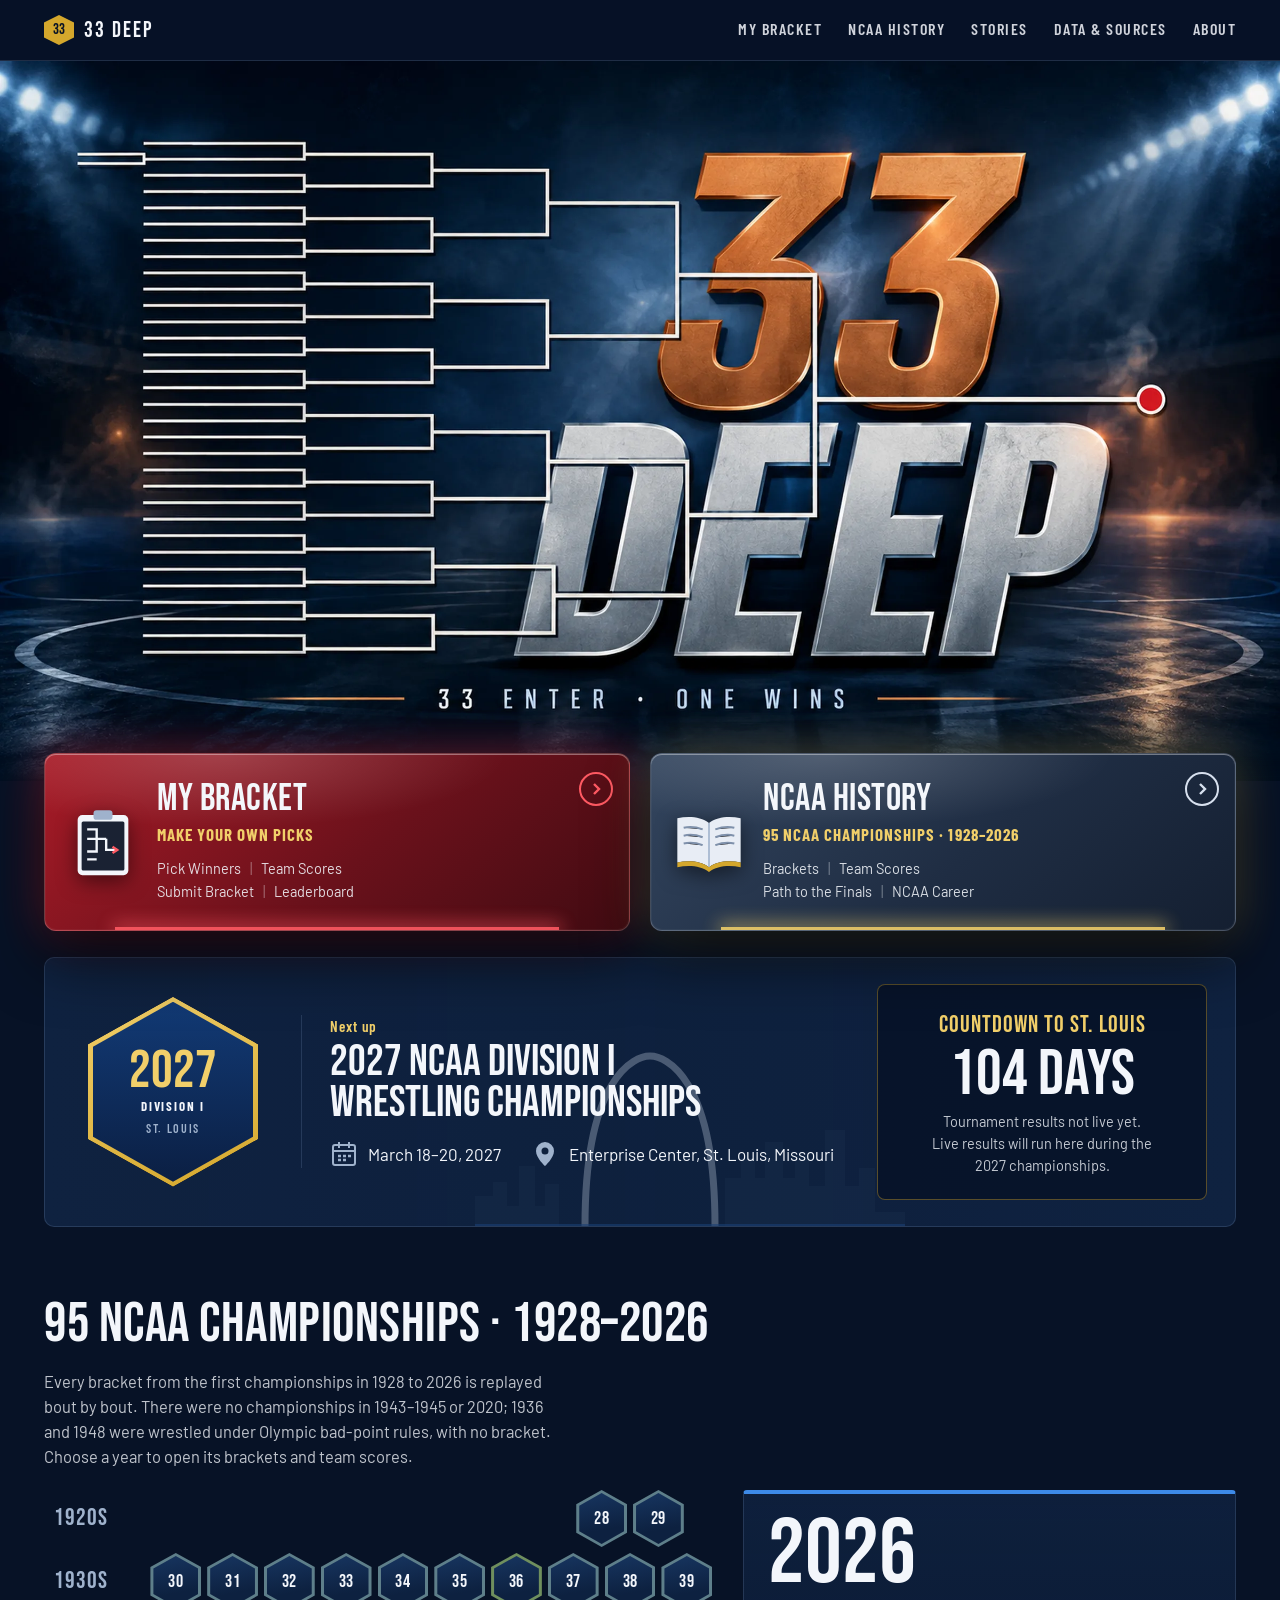
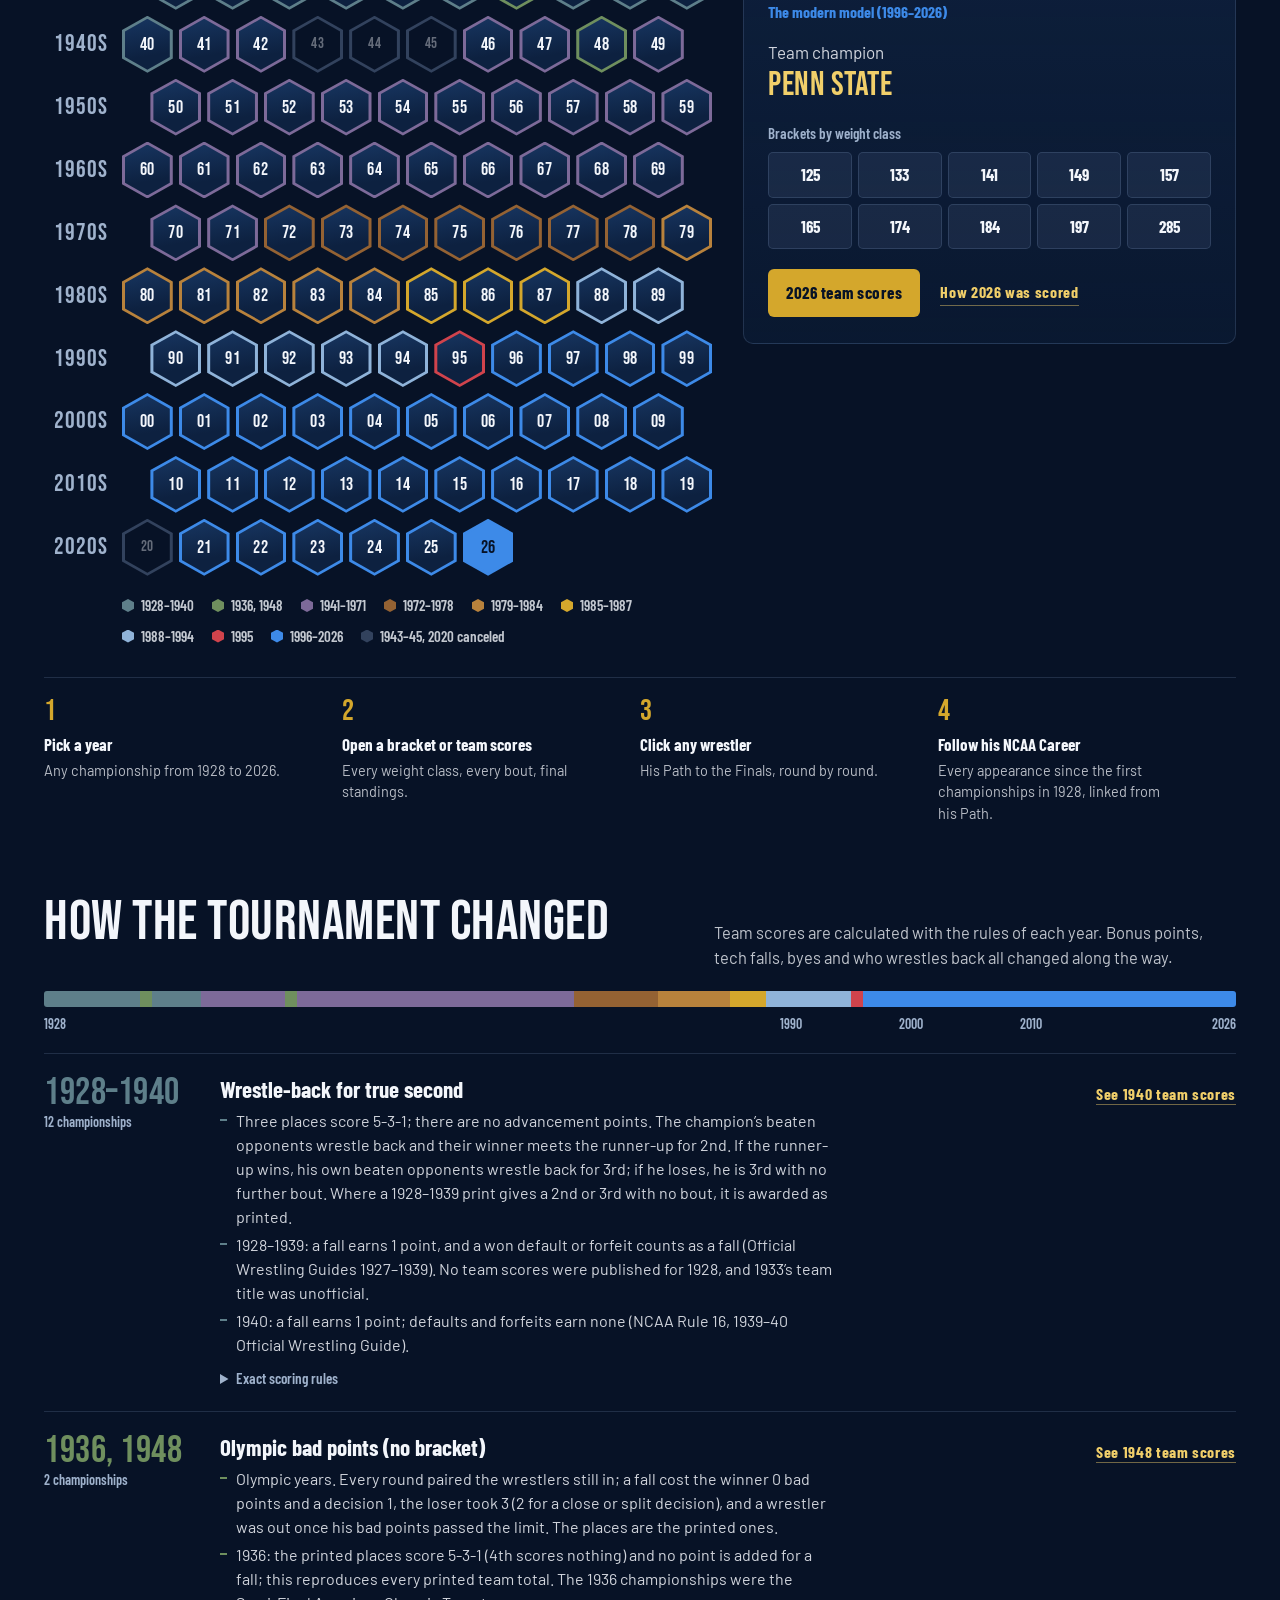
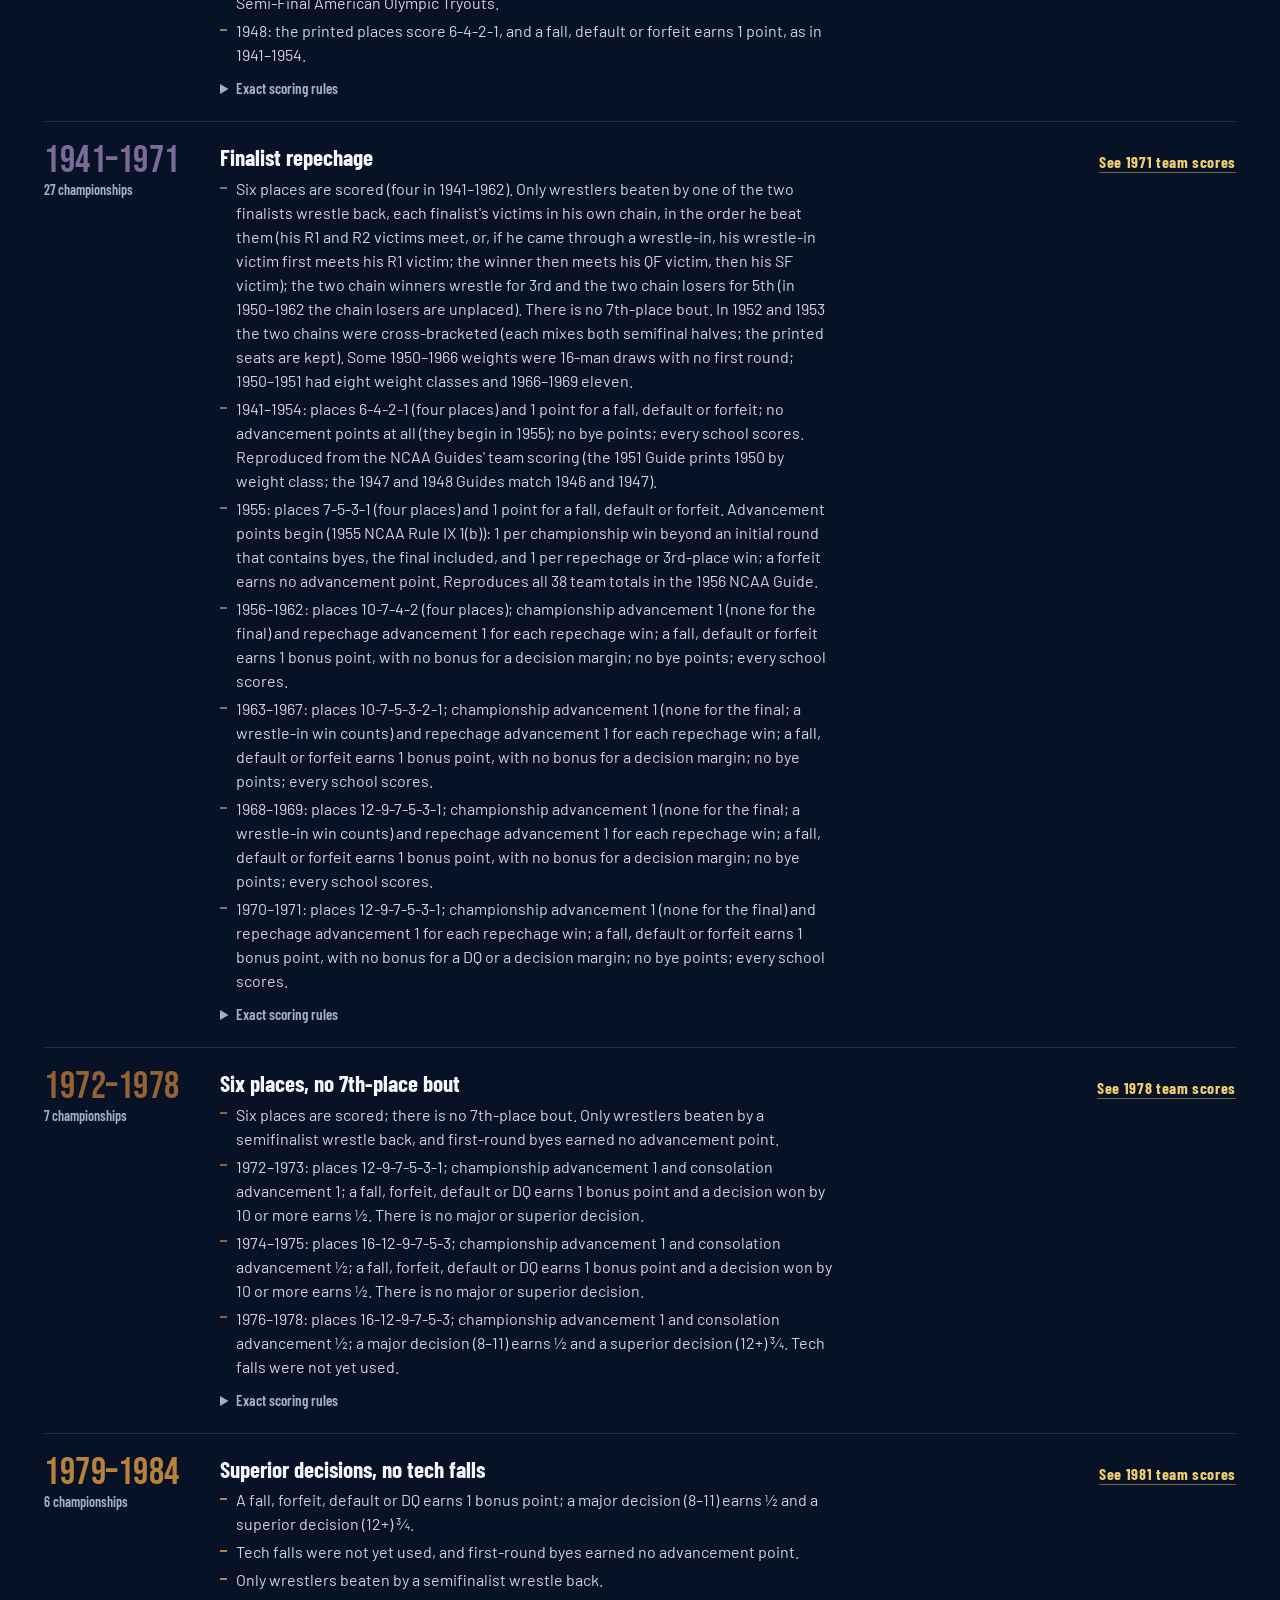
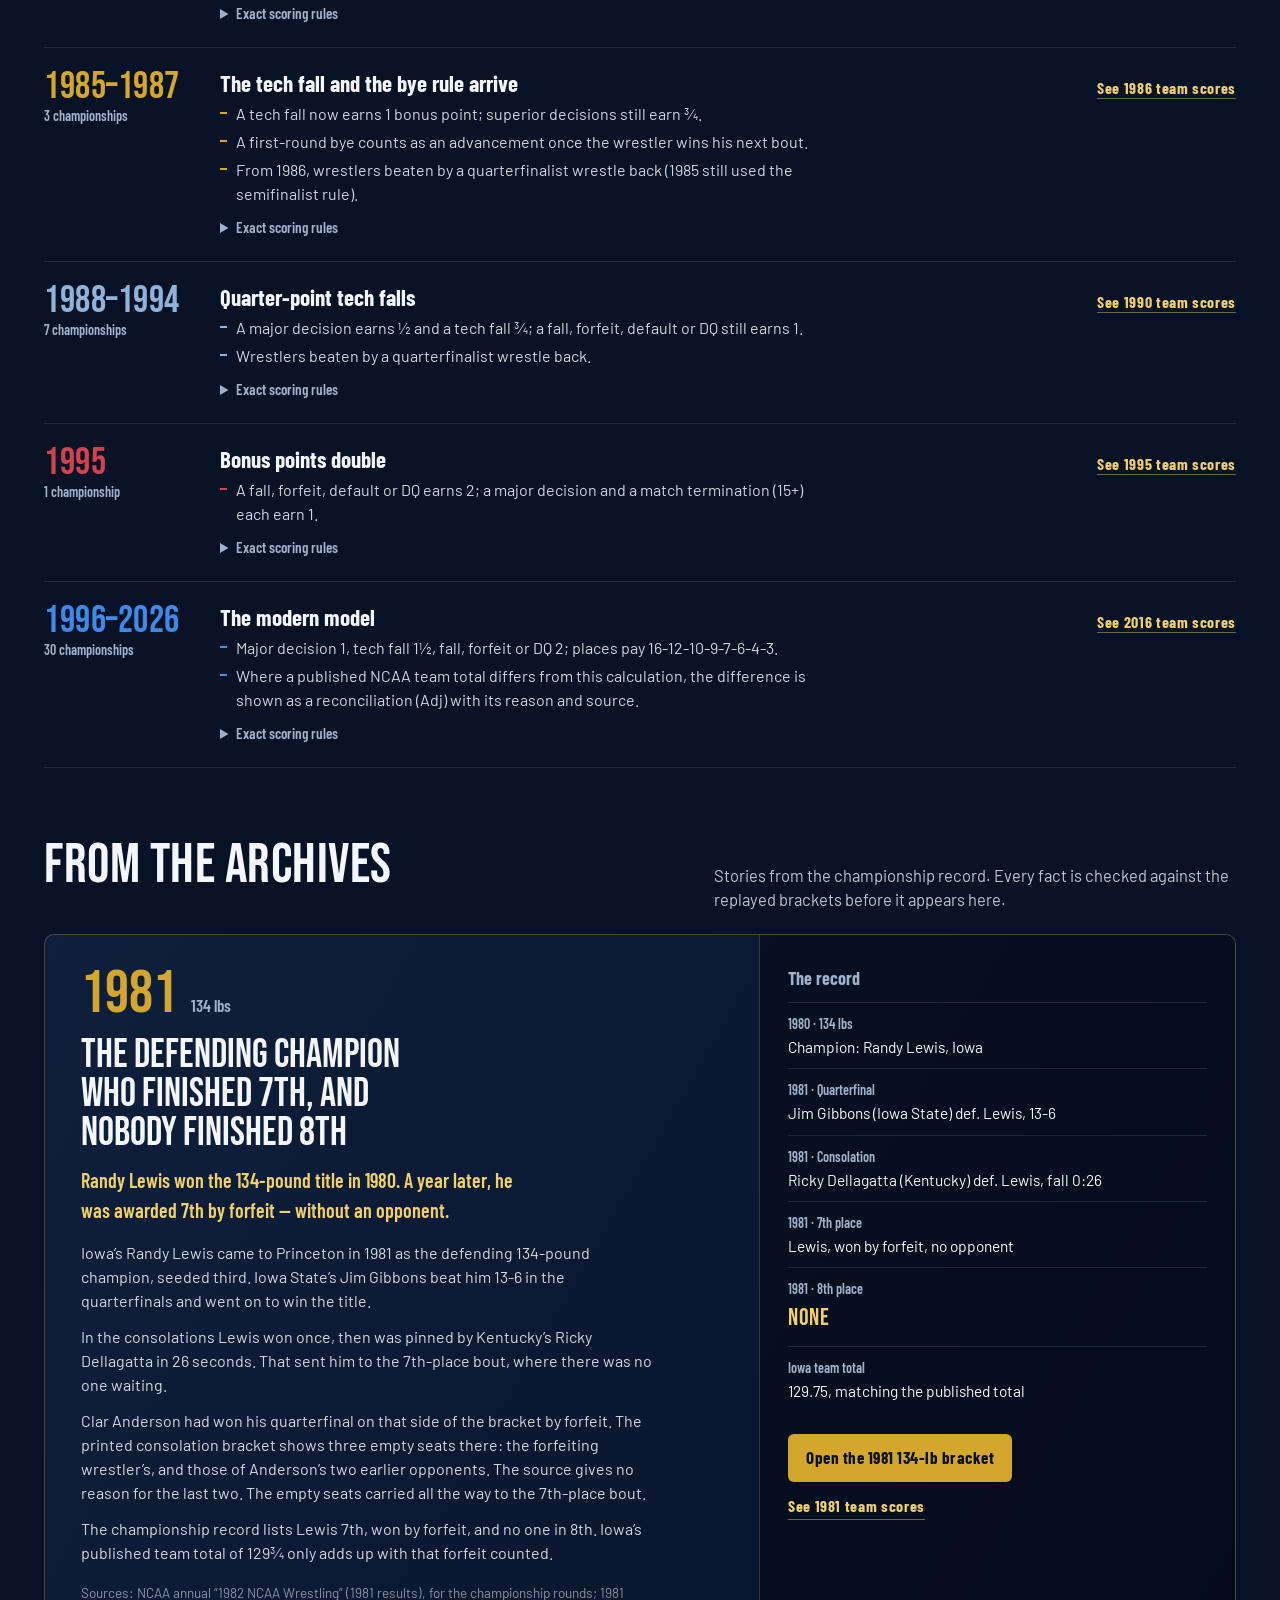
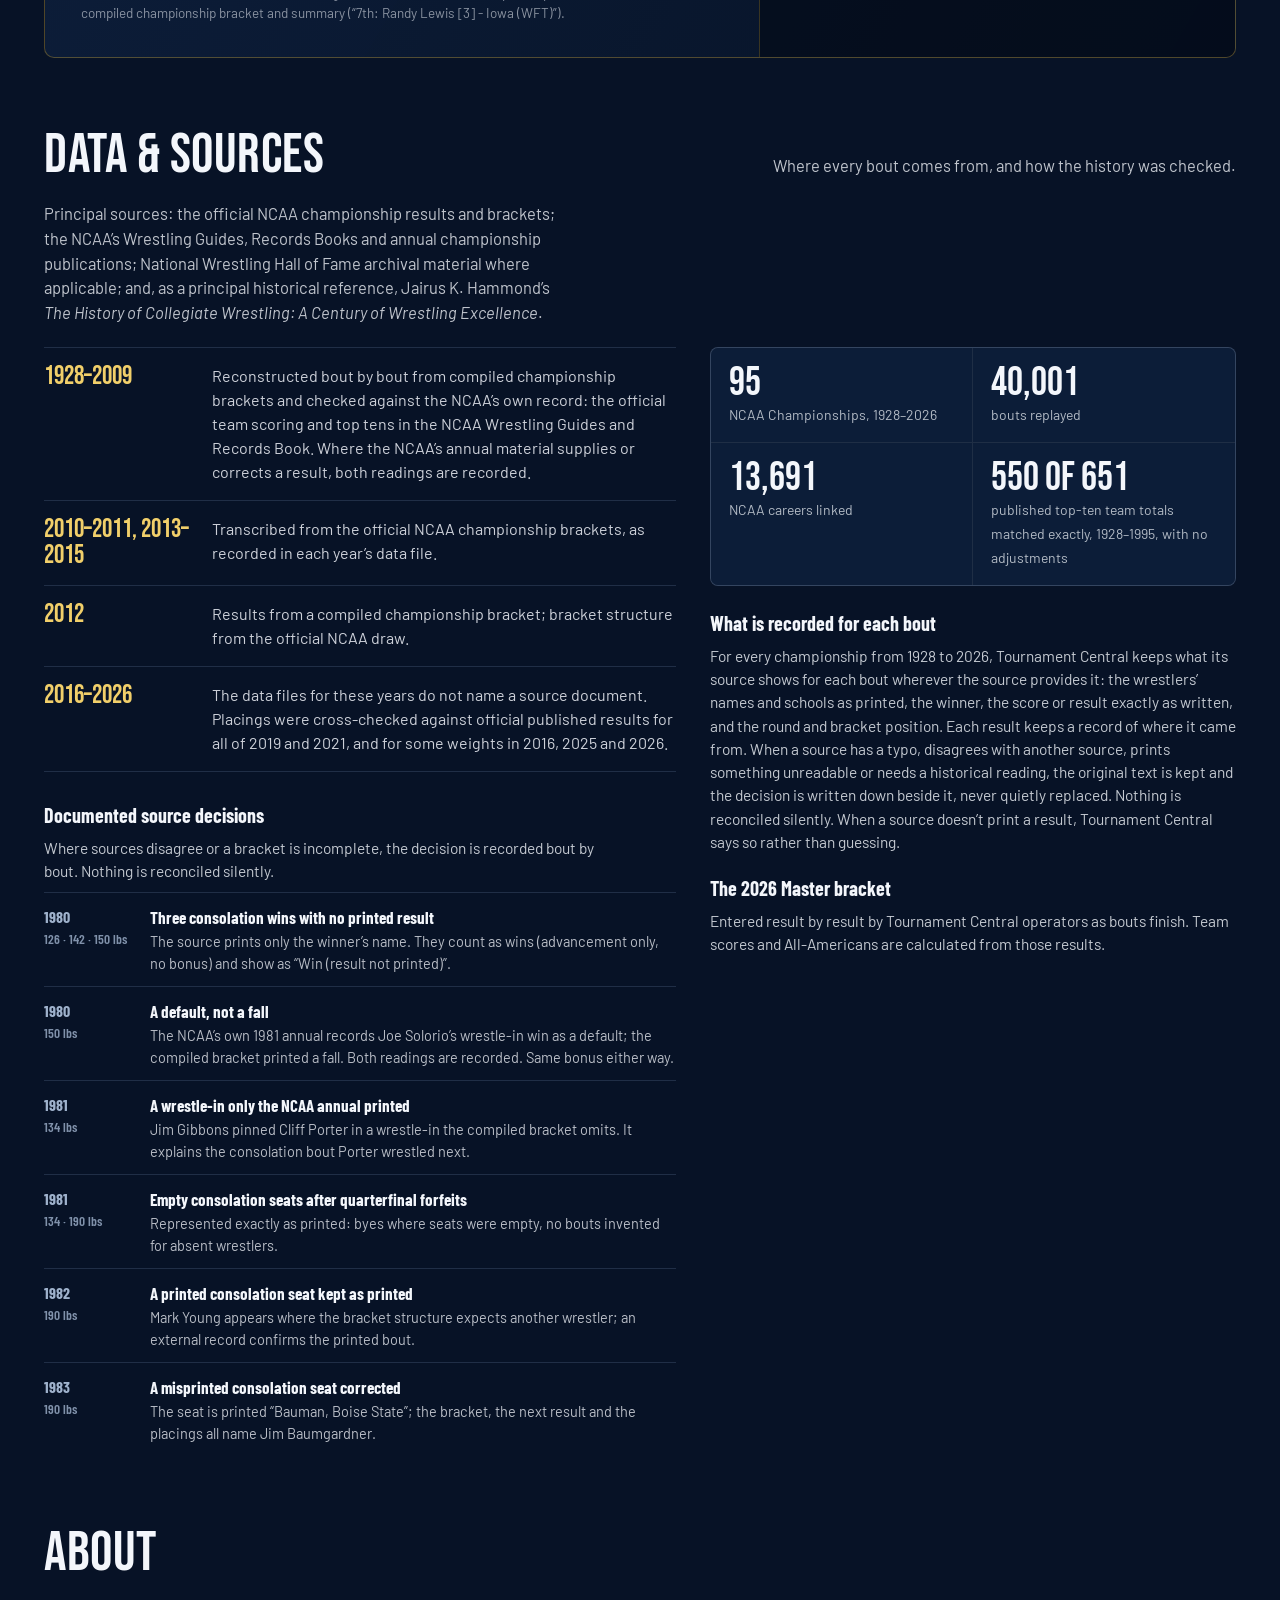
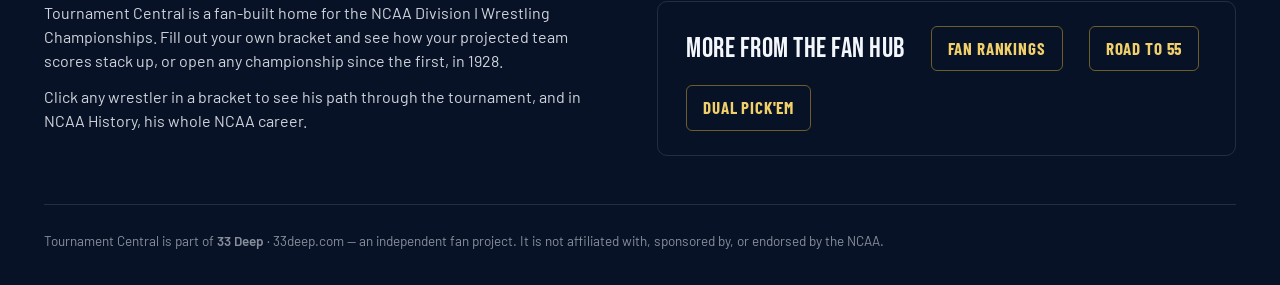
<file: index (5).html>
<!DOCTYPE html>
<html lang="en">
<head>
<script src="site-config.js?v=1"></script>
<script>/* Front door: the bare site URL shows the homepage (home.html). Any URL with a query string (?view=..., ?ops=1, ...) opens Tournament Central as before. */ if (!location.search) location.replace('home.html' + location.hash); /* MASTER PAGE: before first paint. Operator page = ?ops=1 (master.html). MASTER shows on the operator page, or for everyone once site-config.js publicMaster is true. */ (function () { var ops = /[?&](ops|master)=1(&|$)/.test(location.search), pub = !!(window.TC_CONFIG && window.TC_CONFIG.publicMaster), h = document.documentElement; h.classList.toggle('no-ops', !ops); h.classList.toggle('no-master', !(ops || pub)); })();</script>
<meta charset="UTF-8">
<meta name="viewport" content="width=device-width, initial-scale=1.0">
<title>Tournament Central</title>
<link href="https://fonts.googleapis.com/css2?family=Bebas+Neue&family=Barlow+Condensed:wght@300;400;500;600;700&family=Barlow:wght@300;400;500;600&display=swap" rel="stylesheet">
<style>
:root {
  --bg:#f0f2f5; --s1:#ffffff; --s2:#f8f9fb; --s3:#eef0f4;
  --b1:#dde1e9; --b2:#c8cdd8; --b3:#b0b8c6;
  --gold:#b8860b; --gold2:#d4a017; --gold-bg:rgba(184,134,11,.09);
  --green:#16a34a; --green-bg:rgba(22,163,74,.09); --green-b:rgba(22,163,74,.35);
  --red:#dc2626; --red-bg:rgba(220,38,38,.06);
  --orange:#c2410c; --orange-bg:rgba(194,65,12,.07); --orange-b:rgba(194,65,12,.3);
  --blue:#2563eb;
  --t1:#1a2233; --t2:#4a5568; --t3:#8896aa;
}
*{box-sizing:border-box;margin:0;padding:0}
html,body{height:100%;overflow:hidden}
body{font-family:'Barlow',sans-serif;background:var(--bg);color:var(--t1);display:flex;flex-direction:column;height:100vh}

/* HEADER */
.hdr{background:linear-gradient(90deg,#1a1f2e,#2c2408,#1a1f2e);border-bottom:2px solid var(--gold);height:52px;display:flex;align-items:center;gap:14px;padding:0 18px;flex-shrink:0;box-shadow:0 2px 16px rgba(201,168,76,.15)}
.hdr-hex{width:32px;height:32px;background:var(--gold);clip-path:polygon(50% 0%,100% 25%,100% 75%,50% 100%,0% 75%,0% 25%);display:flex;align-items:center;justify-content:center;font-size:14px;flex-shrink:0}
.hdr-t{font-family:'Bebas Neue',sans-serif;font-size:20px;letter-spacing:3px;color:var(--gold2);line-height:1}
.hdr-s{font-size:9px;color:rgba(255,255,255,.45);letter-spacing:2px;text-transform:uppercase;margin-top:1px}
.hdr-sp{flex:1}
.hdr-home{display:flex;align-items:center;gap:14px;text-decoration:none;color:inherit;border-radius:4px;transition:opacity .15s}
.hdr-home:hover .hdr-t{color:#f0c040}
.hdr-home:focus-visible{outline:2px solid var(--gold2);outline-offset:3px}
.rst-btn{background:none;border:1px solid rgba(255,255,255,.2);color:rgba(255,255,255,.6);font-family:'Barlow Condensed',sans-serif;font-size:12px;letter-spacing:1px;padding:5px 14px;cursor:pointer;border-radius:3px;transition:all .2s;text-transform:uppercase}
.rst-btn:hover{border-color:var(--gold2);color:var(--gold2)}

/* WEIGHT TABS */
.wtabs{background:var(--s1);border-bottom:2px solid var(--b1);display:flex;padding:0 14px;gap:1px;overflow-x:auto;scrollbar-width:none;flex-shrink:0;height:42px;align-items:stretch;box-shadow:0 1px 4px rgba(0,0,0,.06)}
.wtabs::-webkit-scrollbar{display:none}
.wtab{display:flex;align-items:center;padding:0 14px;cursor:pointer;border:none;background:none;color:var(--t3);font-family:'Bebas Neue',sans-serif;font-size:19px;letter-spacing:1px;border-bottom:2px solid transparent;transition:all .15s;white-space:nowrap}
.wtab:hover{color:var(--t2)}
.wtab.on{color:var(--gold);border-bottom-color:var(--gold)}
.wtab.scores-tab{color:var(--t3);border-left:1px solid var(--b1);margin-left:8px;padding-left:20px;font-size:16px;letter-spacing:1.5px}
.wtab.scores-tab.on{color:var(--gold);border-bottom-color:var(--gold)}
.wtab.aa-tab{color:var(--t3);border-left:1px solid var(--b1);padding-left:20px;font-size:16px;letter-spacing:1.5px}
.wtab.aa-tab.on{color:var(--gold);border-bottom-color:var(--gold)}

/* SCORES VIEW */
#scores-view{flex:1;overflow:auto;padding:14px 18px 24px;display:none;flex-direction:column;gap:0}
#scores-view.active{display:flex}

#scores-view::-webkit-scrollbar{width:6px;height:6px}
#scores-view::-webkit-scrollbar-track{background:var(--bg)}
#scores-view::-webkit-scrollbar-thumb{background:var(--b2);border-radius:3px}

.scores-wrap{display:flex;gap:18px;align-items:flex-start;flex-wrap:wrap}
.scores-main{flex:1;min-width:520px}
.scores-key{min-width:200px;flex-shrink:0}

.scores-title{font-family:'Bebas Neue',sans-serif;font-size:22px;letter-spacing:3px;color:var(--t1);margin-bottom:4px}
.scores-sub{font-size:10px;color:var(--t3);letter-spacing:2px;text-transform:uppercase;margin-bottom:14px}

.lb-table{width:100%;border-collapse:collapse;background:var(--s1);border:1px solid var(--b1);border-radius:5px;overflow:hidden;box-shadow:0 1px 4px rgba(0,0,0,.07)}
.lb-table thead tr{background:linear-gradient(90deg,#1a1f2e,#2c2408);border-bottom:2px solid var(--gold)}
.lb-table thead th{font-family:'Barlow Condensed',sans-serif;font-size:9px;letter-spacing:2px;text-transform:uppercase;color:rgba(255,255,255,.5);padding:7px 10px;text-align:left;white-space:nowrap}
.lb-table thead th.num{text-align:right}
.lb-table tbody tr{border-bottom:1px solid var(--b1);transition:background .1s}
.lb-table tbody tr:last-child{border-bottom:none}
.lb-table tbody tr:hover{background:var(--s3)}
.lb-table tbody tr.rank-1{background:var(--gold-bg)}
.lb-table tbody tr.rank-2{background:rgba(150,150,160,.06)}
.lb-table tbody tr.rank-3{background:rgba(150,100,50,.05)}
.lb-td-rank{font-family:'Bebas Neue',sans-serif;font-size:20px;width:36px;padding:6px 10px;color:var(--t3);text-align:center}
.lb-table tbody tr.rank-1 .lb-td-rank{color:var(--gold)}
.lb-table tbody tr.rank-2 .lb-td-rank{color:#6b7280}
.lb-table tbody tr.rank-3 .lb-td-rank{color:#92400e}
.lb-td-school{font-size:12px;font-weight:600;color:var(--t1);padding:6px 8px}
.lb-td-pts{font-family:'Bebas Neue',sans-serif;font-size:18px;text-align:right;padding:6px 12px;color:var(--t1)}
.lb-table tbody tr.rank-1 .lb-td-pts{color:var(--gold)}
.lb-td-adv{font-size:10px;text-align:right;padding:6px 8px;color:var(--t3);font-family:'Barlow Condensed',sans-serif;white-space:nowrap}
.lb-td-place{font-size:10px;text-align:right;padding:6px 10px;color:var(--t3);font-family:'Barlow Condensed',sans-serif;white-space:nowrap}
.lb-td-aa{font-size:10px;padding:6px 10px;color:var(--t2);font-family:'Barlow Condensed',sans-serif;white-space:nowrap;text-align:right}
.lb-bar-wrap{width:80px;padding:6px 10px}
.lb-bar{height:6px;background:var(--b1);border-radius:3px;overflow:hidden}
.lb-bar-fill{height:100%;background:linear-gradient(90deg,var(--gold),var(--gold2));border-radius:3px;transition:width .3s ease}
.lb-table tbody tr.rank-1 .lb-bar-fill{background:linear-gradient(90deg,var(--gold),#f0c040)}

.key-card{background:var(--s1);border:1px solid var(--b1);border-radius:5px;overflow:hidden;box-shadow:0 1px 4px rgba(0,0,0,.07)}
.key-hdr{background:linear-gradient(135deg,#1a1f2e,#2c2408);padding:7px 12px;font-family:'Bebas Neue',sans-serif;font-size:13px;letter-spacing:2px;color:var(--gold2)}
.key-row{display:flex;align-items:center;justify-content:space-between;padding:5px 12px;border-bottom:1px solid var(--b1);font-size:11px}
.key-row:last-child{border-bottom:none}
.key-lbl{color:var(--t2)}
.key-val{font-family:'Bebas Neue',sans-serif;font-size:14px;color:var(--t1)}
.key-val.gold{color:var(--gold)}
.key-sep{height:1px;background:var(--b1);margin:4px 0}

.scores-note{font-size:10px;color:var(--t3);margin-top:10px;font-style:italic}

/* ALL-AMERICANS VIEW */
#aa-view{flex:1;overflow:auto;padding:14px 18px 24px;display:none;flex-direction:column;gap:0}
#aa-view.active{display:flex}
#aa-view::-webkit-scrollbar{width:6px;height:6px}
#aa-view::-webkit-scrollbar-track{background:var(--bg)}
#aa-view::-webkit-scrollbar-thumb{background:var(--b2);border-radius:3px}

.aa-view-title{font-family:'Bebas Neue',sans-serif;font-size:22px;letter-spacing:3px;color:var(--t1);margin-bottom:2px}
.aa-view-sub{font-size:10px;color:var(--t3);letter-spacing:2px;text-transform:uppercase;margin-bottom:14px}

.aa-row-grid{display:flex;gap:10px;flex-wrap:nowrap;margin-bottom:12px;overflow-x:auto;padding-bottom:2px}
.aa-row-grid::-webkit-scrollbar{height:4px}
.aa-row-grid::-webkit-scrollbar-thumb{background:var(--b2);border-radius:2px}

.aa-wcard{background:var(--s1);border:1px solid var(--b1);border-radius:5px;overflow:hidden;min-width:168px;flex:1;box-shadow:0 1px 4px rgba(0,0,0,.07)}
.aa-wcard-hdr{background:linear-gradient(90deg,#1a1f2e,#2c2408);padding:5px 10px;display:flex;align-items:baseline;gap:6px;border-bottom:2px solid var(--gold)}
.aa-wcard-wt{font-family:'Bebas Neue',sans-serif;font-size:20px;letter-spacing:1px;color:var(--gold2);line-height:1}
.aa-wcard-lbs{font-size:8px;color:rgba(255,255,255,.35);letter-spacing:2px;text-transform:uppercase}

.aa-wcard-row{display:flex;align-items:center;padding:4px 8px;border-bottom:1px solid var(--b1);gap:5px;min-height:28px}
.aa-wcard-row:last-child{border-bottom:none}
.aa-wcard-row.place-1{background:var(--gold-bg)}
.aa-wcard-row.place-2{background:rgba(107,114,128,.05)}
.aa-wcard-row.place-3{background:rgba(146,64,14,.04)}

.aa-wcard-place{font-family:'Bebas Neue',sans-serif;font-size:13px;width:16px;flex-shrink:0;text-align:center;line-height:1}
.aa-wcard-row.place-1 .aa-wcard-place{color:var(--gold)}
.aa-wcard-row.place-2 .aa-wcard-place{color:#6b7280}
.aa-wcard-row.place-3 .aa-wcard-place{color:#92400e}
.aa-wcard-row.place-4 .aa-wcard-place,.aa-wcard-row.place-5 .aa-wcard-place,
.aa-wcard-row.place-6 .aa-wcard-place,.aa-wcard-row.place-7 .aa-wcard-place,
.aa-wcard-row.place-8 .aa-wcard-place{color:var(--t3)}

.aa-wcard-medal{font-size:11px;width:14px;text-align:center;flex-shrink:0}
.aa-wcard-info{flex:1;min-width:0}
.aa-wcard-name{font-size:10px;font-weight:600;color:var(--t1);white-space:nowrap;overflow:hidden;text-overflow:ellipsis;line-height:1.3}
.aa-wcard-school{font-size:8px;color:var(--t3);white-space:nowrap;overflow:hidden;text-overflow:ellipsis;line-height:1.3}
.aa-wcard-tbd{font-size:9px;color:var(--t3);font-style:italic}

/* MAIN SCROLL AREA */
.area{flex:1;overflow:auto;padding:14px 18px 24px;display:flex;flex-direction:column;gap:0}
.area::-webkit-scrollbar{width:6px;height:6px}
.area::-webkit-scrollbar-track{background:var(--bg)}
.area::-webkit-scrollbar-thumb{background:var(--b2);border-radius:3px}

/* TIP */
.tip{display:flex;align-items:center;gap:8px;background:rgba(96,165,250,.08);border:1px solid rgba(96,165,250,.2);border-radius:3px;padding:6px 12px;margin-bottom:10px;font-size:11px;color:var(--blue);flex-shrink:0}
.tip-dot{width:5px;height:5px;background:var(--blue);border-radius:50%;flex-shrink:0;animation:blink 1.6s infinite}
/* MY BRACKET onboarding strip: reads existing picks only; every button calls an existing function */
.bh{display:none;background:var(--s1);border:1px solid var(--s3);border-left:3px solid var(--gold2);border-radius:4px;padding:10px 14px;margin-bottom:10px;align-items:center;gap:18px;flex-wrap:wrap}
.bh.on{display:flex}
.bh-intro{min-width:170px}
.bh-h{font-family:'Bebas Neue',sans-serif;font-size:20px;letter-spacing:2px;color:var(--t1);line-height:1}
.bh-d{font-size:11px;color:var(--t2);margin-top:3px}
.bh-steps{display:flex;gap:14px;flex:1;min-width:260px}
.bh-step{display:flex;gap:8px;align-items:flex-start;flex:1;min-width:0}
.bh-n{font-family:'Bebas Neue',sans-serif;font-size:15px;width:22px;height:22px;border-radius:50%;background:var(--gold-bg);color:var(--gold);display:flex;align-items:center;justify-content:center;flex-shrink:0}
.bh-st{font-family:'Barlow Condensed',sans-serif;font-weight:700;font-size:12px;letter-spacing:1px;color:var(--t1);text-transform:uppercase}
.bh-sd{font-size:11px;color:var(--t2);line-height:1.3}
.bh-thumb{position:relative;flex-shrink:0;display:block;width:40px;height:30px;margin-top:-1px;border-radius:2px;cursor:zoom-in;outline:none}
.bh-sheet{display:block;width:40px;height:30px;border-radius:2px;box-shadow:0 1px 3px rgba(0,0,0,.25);transform-origin:top right;transition:transform .18s ease,box-shadow .18s ease;background:#fff}
.bh-thumb:hover .bh-sheet,.bh-thumb:focus .bh-sheet{transform:scale(5);box-shadow:0 10px 28px rgba(0,0,0,.35);position:relative;z-index:30}
.bh-thumb:focus-visible{outline:2px solid var(--gold2);outline-offset:2px}
.bh-prog{min-width:170px}
.bh-pl{font-family:'Barlow Condensed',sans-serif;font-size:10px;letter-spacing:1.5px;color:var(--t3);text-transform:uppercase}
.bh-pv{font-family:'Bebas Neue',sans-serif;font-size:20px;color:var(--t1);line-height:1.1}
.bh-pv small{font-family:'Barlow',sans-serif;font-size:11px;color:var(--t2);letter-spacing:0}
.bh-bar{height:5px;background:var(--s3);border-radius:3px;overflow:hidden;margin-top:4px}
.bh-bar i{display:block;height:100%;background:var(--gold2);transition:width .25s}
.bh-act{display:flex;gap:8px;align-items:center;margin-left:auto}
.bh-go{background:var(--gold2);color:#1a1a1a;border:none;border-radius:3px;font-family:'Barlow Condensed',sans-serif;font-weight:700;font-size:13px;letter-spacing:1px;text-transform:uppercase;padding:8px 14px;cursor:pointer;white-space:nowrap}
.bh-go:hover{filter:brightness(1.07)}
.bh-x{background:none;border:1px solid var(--s3);color:var(--t2);border-radius:3px;font-family:'Barlow Condensed',sans-serif;font-size:11px;letter-spacing:1px;text-transform:uppercase;padding:6px 10px;cursor:pointer;white-space:nowrap}
.bh.min{padding:6px 12px;gap:12px}
.bh.min .bh-intro,.bh.min .bh-steps,.bh.min .bh-go{display:none}
.bh.min .bh-prog{display:flex;align-items:center;gap:10px;min-width:0;flex:1}
.bh.min .bh-pv{font-size:16px}
.bh.min .bh-bar{width:120px;margin-top:0}
@media (max-width:700px){.bh{gap:8px 10px;padding:9px 12px}.bh-intro{flex-basis:100%}.bh-d{display:none}.bh-steps{gap:8px;min-width:0;flex-basis:100%}.bh-step{gap:6px;align-items:center;flex:none}.bh-steps{gap:14px}.bh-sd{display:none}.bh-n{width:20px;height:20px;font-size:13px}.bh-st{font-size:11px}.bh-prog{flex:1;min-width:0}.bh-act{margin-left:0}.bh-go{padding:7px 10px;font-size:12px}.bh.min .bh-pl{display:none}.bh-long{display:none}.bh-st{white-space:nowrap}.bh.min .bh-bar{width:60px}.bh-thumb,.bh-sheet{width:30px;height:23px}.bh-thumb:hover .bh-sheet,.bh-thumb:focus .bh-sheet{transform:none}.bh-steps{flex-wrap:wrap;row-gap:6px}}
@keyframes blink{0%,100%{opacity:1}50%{opacity:.3}}

/* SECTION LABEL */
.sec-hd{display:flex;align-items:center;gap:10px;margin:14px 0 8px;flex-shrink:0}
.sec-hd .line{flex:1;height:1px}
.sec-hd .lbl{font-family:'Bebas Neue',sans-serif;font-size:13px;letter-spacing:3px;padding:0 8px;white-space:nowrap}
.sec-champ .line{background:linear-gradient(90deg,transparent,var(--gold),transparent)}
.sec-champ .lbl{color:var(--gold)}
.sec-con .line{background:linear-gradient(90deg,transparent,var(--orange),transparent)}
.sec-con .lbl{color:var(--orange)}

/* BRACKET GRID */
.bgrid{display:flex;gap:0;align-items:flex-start;min-width:max-content}
.rcol{display:flex;flex-direction:column;min-width:0}
.rhdr{font-family:'Barlow Condensed',sans-serif;font-size:9px;letter-spacing:2px;text-transform:uppercase;color:var(--t3);text-align:center;padding:0 3px 6px;white-space:nowrap}
.rhdr.gc{color:var(--gold)}
.rhdr.cc{color:var(--orange);opacity:.9}
.rconn{width:14px;flex-shrink:0}

/* MATCH */
.mc{background:var(--s1);border:1px solid var(--b1);border-radius:4px;overflow:hidden;width:168px;flex-shrink:0;transition:box-shadow .15s;box-shadow:0 1px 3px rgba(0,0,0,.07)}
.mc:hover{box-shadow:0 2px 8px rgba(0,0,0,.12)}
.mc.cm{border-color:var(--gold);box-shadow:0 0 10px rgba(184,134,11,.2)}
.mc.con{border-color:var(--orange-b)}
.mc.pm{border-color:rgba(205,127,50,.5)}
.md{height:1px;background:var(--b1)}

/* SLOTS */
.sl{display:flex;align-items:center;padding:4px 7px;min-height:30px;cursor:pointer;transition:background .12s;position:relative;user-select:none;gap:0}
.sl:hover:not(.empty):not(.w):not(.l){background:var(--s3)}
.sl.w{background:var(--green);border-left:3px solid #0f7a30}
.sl.l{background:var(--red-bg);opacity:.6}
.sl.empty{cursor:default;opacity:.35}
.sl.empty:hover{background:none}
.sl-sd{font-size:8px;color:var(--t3);width:13px;flex-shrink:0;font-family:'Barlow Condensed',sans-serif;font-weight:600;text-align:right;padding-right:2px}
.sl.w .sl-sd{color:rgba(255,255,255,.8)}
.sl-nm{flex:1;font-size:10.5px;font-weight:500;white-space:nowrap;overflow:hidden;text-overflow:ellipsis;padding:0 3px}
.sl-nm .fn{font-weight:400;color:var(--t2)}
.sl.w .sl-nm{color:#fff}
.sl.w .sl-nm .fn{color:rgba(255,255,255,.7)}
.sl.l .sl-nm{text-decoration:line-through;text-decoration-color:rgba(239,68,68,.4);color:var(--t3)}
.sl-sc{font-size:8px;color:var(--t3);flex-shrink:0;font-family:'Barlow Condensed',sans-serif;white-space:nowrap;max-width:46px;overflow:hidden;text-overflow:ellipsis}
.sl.w .sl-sc{color:rgba(255,255,255,.7);opacity:1}
.sl-tbd{font-size:9px;color:var(--t3);font-style:italic;padding:0 3px}

/* win flash */
.sl.w{animation:wflash .35s ease}
@keyframes wflash{0%{background:#4ade80}100%{background:var(--green)}}

/* CHAMP BOX */
.cbox{display:flex;align-items:flex-start;padding:0 14px;flex-direction:column;gap:10px}

/* ALL-AMERICANS PANEL */
.aa-panel{background:var(--s1);border:1px solid var(--b1);border-radius:5px;min-width:152px;overflow:hidden;box-shadow:0 1px 4px rgba(0,0,0,.07)}
.aa-hdr{background:linear-gradient(135deg,#1a1f2e,#2c2408);padding:6px 10px;text-align:center}
.aa-hdr-t{font-family:'Bebas Neue',sans-serif;font-size:13px;letter-spacing:2px;color:var(--gold2)}
.aa-hdr-s{font-size:8px;color:rgba(255,255,255,.4);letter-spacing:1px;text-transform:uppercase}
.aa-row{display:flex;align-items:center;padding:4px 8px;border-bottom:1px solid var(--b1);gap:6px}
.aa-row:last-child{border-bottom:none}
.aa-place{font-family:'Bebas Neue',sans-serif;font-size:14px;width:18px;flex-shrink:0;text-align:center}
.aa-medal{font-size:12px;width:16px;flex-shrink:0;text-align:center}
.aa-info{flex:1;min-width:0}
.aa-name{font-size:10px;font-weight:600;color:var(--t1);white-space:nowrap;overflow:hidden;text-overflow:ellipsis}
.aa-school{font-size:8px;color:var(--t3);white-space:nowrap;overflow:hidden;text-overflow:ellipsis}
.aa-row.place-1 .aa-place{color:#b8860b}
.aa-row.place-2 .aa-place{color:#6b7280}
.aa-row.place-3 .aa-place{color:#92400e}
.aa-row.place-4 .aa-place{color:var(--t2)}
.aa-row.place-5,.aa-row.place-6,.aa-row.place-7,.aa-row.place-8{opacity:.85}
.aa-tbd{font-size:9px;color:var(--t3);font-style:italic;padding:3px 0}
.ccard{background:linear-gradient(135deg,#fffbf0,#fdf6e3,#fffbf0);border:2px solid var(--gold);border-radius:5px;padding:14px 16px;text-align:center;min-width:152px;box-shadow:0 0 16px rgba(184,134,11,.18)}
.ccard .crn{font-size:22px;margin-bottom:5px}
.ccard .clbl{font-size:7px;letter-spacing:3px;text-transform:uppercase;color:var(--gold);font-weight:700;margin-bottom:3px}
.ccard .cnm{font-family:'Bebas Neue',sans-serif;font-size:17px;letter-spacing:2px;color:var(--t1)}
.ccard .csc{font-size:9px;color:var(--gold);opacity:.8;margin-top:1px}
.ccard.empty .cnm{font-size:11px;color:var(--t3);font-family:'Barlow',sans-serif;letter-spacing:0;font-style:italic}

/* PIGTAIL */
.mc.pt{border-color:rgba(201,168,76,.5);box-shadow:0 0 8px rgba(201,168,76,.1)}
.mc.pt-pending{border-color:rgba(201,168,76,.25);border-style:dashed}

/* PLACE LABELS */
.pl-lbl{font-size:8px;letter-spacing:1.5px;text-transform:uppercase;margin-bottom:3px;font-family:'Barlow Condensed',sans-serif;color:var(--t3)}

/* SWAP HINT */
.swap-hint{display:none;font-size:8px;color:var(--red);opacity:.8;font-family:'Barlow Condensed',sans-serif;letter-spacing:.5px;margin-left:3px;flex-shrink:0;white-space:nowrap}
.sl.l:hover .swap-hint{display:inline}

.prt-btn{border-color:var(--gold);color:var(--gold);margin-left:6px}
.prt-btn:hover{background:var(--gold);color:#000}

/* PRINT MODAL */
#print-modal,#load-modal,#results-modal{display:none;position:fixed;inset:0;z-index:9999;background:rgba(0,0,0,.85);align-items:center;justify-content:center}
#print-modal.open,#load-modal.open,#results-modal.open{display:flex}
#print-modal-box,#load-modal-box{background:#ffffff;border:1px solid var(--gold);border-radius:6px;padding:28px 32px;max-width:420px;width:90%;text-align:center;box-shadow:0 8px 32px rgba(0,0,0,.15)}
#print-modal-box h2,#load-modal-box h2{font-family:'Bebas Neue',sans-serif;font-size:22px;letter-spacing:3px;color:var(--gold);margin-bottom:8px}
#print-modal-box p,#load-modal-box p{font-size:12px;color:var(--t2);margin-bottom:20px;line-height:1.6}
.pm-row{display:flex;gap:10px;justify-content:center;flex-wrap:wrap;margin-bottom:14px}
.pm-btn{background:none;border:1px solid var(--b2);color:var(--t2);font-family:'Barlow Condensed',sans-serif;font-size:12px;letter-spacing:1px;padding:7px 18px;cursor:pointer;border-radius:3px;transition:all .2s;text-transform:uppercase}
.pm-btn:hover{border-color:var(--gold);color:var(--gold)}
.pm-btn.primary{background:var(--gold);color:#fff;border-color:var(--gold);font-weight:700}
.pm-btn.primary:hover{background:var(--gold2)}
.pm-weight-grid{display:flex;flex-wrap:wrap;gap:6px;justify-content:center;margin-bottom:18px}
.pm-wchk{display:flex;align-items:center;gap:5px;cursor:pointer}
.pm-wchk input{accent-color:var(--gold);width:13px;height:13px;cursor:pointer}
.pm-wchk span{font-family:'Bebas Neue',sans-serif;font-size:16px;color:var(--t2)}
.pm-wchk:hover span{color:var(--gold)}

/* PRINT STYLES (legacy — bracket modal print rules are below; @page rule removed to avoid conflict) */
@media print {
  *{-webkit-print-color-adjust:exact!important;print-color-adjust:exact!important}
  html,body{height:auto!important;overflow:visible!important;background:#fff!important;color:#000!important}
  .hdr,.wtabs,#area,#scores-view,#aa-view,#leaderboard-view,#print-modal,#load-modal,#results-modal{display:none!important}
  #print-root{display:block!important}
  .print-page{break-after:page;break-inside:avoid;width:100%;overflow:hidden;background:#fff;color:#000;font-family:Arial,Helvetica,sans-serif}
  .print-page:last-child{break-after:avoid}
  .psw{display:block}
  .ph{display:flex;align-items:center;justify-content:space-between;border-bottom:2px solid #111;padding-bottom:2px;margin-bottom:3px}
  .ph-title{font-size:10pt;font-weight:900;letter-spacing:1.2px;text-transform:uppercase;line-height:1}
  .ph-sub{font-size:5.5pt;color:#666;text-transform:uppercase;letter-spacing:1px;margin-top:1px}
  .ph-wt{font-size:24pt;font-weight:900;line-height:1}
  .ph-right{text-align:right;min-width:82px}
  .ph-clbl{font-size:5pt;text-transform:uppercase;letter-spacing:1.5px;color:#888}
  .ph-cnm{font-size:9pt;font-weight:900;line-height:1.15}
  .ph-csc{font-size:5.5pt;color:#555}
  .ps-lbl{font-size:5pt;text-transform:uppercase;letter-spacing:1.5px;color:#999;border-top:1px solid #e0e0e0;padding-top:1px;margin:2px 0}
  .pbg{display:flex;align-items:flex-start;gap:0}
  .prc{display:flex;flex-direction:column}
  .prh{font-size:4.6pt;text-transform:uppercase;letter-spacing:.8px;color:#aaa;text-align:center;padding:0 1px 1px;white-space:nowrap}
  .prcn{width:5px;flex-shrink:0}
  .pm{border:1px solid #ccc;border-radius:1px;overflow:hidden;width:98px;flex-shrink:0;background:#fff}
  .pm.champ-final{border:2px solid #111}
  .pm.pigtail{border:1px dashed #bbb}
  .pm.consolation{border-color:#bbb;background:#fafafa}
  .pm.place-match{border:1.5px solid #666}
  .pmd{height:1px;background:#ddd}
  .ps{display:flex;align-items:center;padding:1px 2px;min-height:14px}
  .ps.win{background:#e8f5e9;border-left:2px solid #2e7d32}
  .ps.los{opacity:0.4}
  .ps.tbd{opacity:0.2}
  .psseed{font-size:4.6pt;color:#bbb;width:8px;flex-shrink:0;text-align:right;padding-right:1px}
  .ps.win .psseed{color:#2e7d32}
  .psname{flex:1;font-size:5pt;white-space:nowrap;overflow:hidden;text-overflow:ellipsis;padding:0 1px;font-weight:500}
  .ps.win .psname{font-weight:700;color:#1b5e20}
  .ps.los .psname{text-decoration:line-through;color:#bbb}
  .pssch{font-size:4.1pt;color:#bbb;flex-shrink:0;max-width:24px;overflow:hidden;text-overflow:ellipsis;white-space:nowrap}
  .pstbd{font-size:4.8pt;color:#ccc;font-style:italic}
  .pchbox{display:flex;align-items:center;padding:0 3px}
  .pchcard{border:2px solid #111;border-radius:2px;padding:3px 5px;text-align:center;min-width:58px;background:#fffdf5}
  .pchcard .pcrown{font-size:10pt;margin-bottom:1px;line-height:1}
  .pchcard .pclbl{font-size:4.2pt;text-transform:uppercase;letter-spacing:1.5px;color:#888}
  .pchcard .pcnm{font-size:6.3pt;font-weight:900;text-transform:uppercase;line-height:1.2}
  .pchcard .pcsc{font-size:4.6pt;color:#555}
  .pchcard.empty .pcnm{color:#aaa;font-weight:400}
  .ppl-lbl{font-size:4.2pt;text-transform:uppercase;letter-spacing:1px;color:#888;margin-bottom:0}
}


/* === BRACKET PREVIEW STYLES (added by integration) === */

/* Bracket renderer styles (from brackets-from-firestore.html) */
.bracket-page {
  width: 8.5in; 
  height: 11in;
  background: white;
  position: relative;
  overflow: hidden;
  margin: 0 auto 16px;
  box-shadow: 0 1px 3px rgba(0,0,0,0.1);
}
.bracket-page svg {
  width: 100%;
  height: 100%;
  display: block;
}
.bracket-page .ln    { stroke: #000; stroke-width: 1.8; fill: none; }
.bracket-page .ln-th { stroke: #000; stroke-width: 2.2; fill: none; }
.bracket-page .t     { font: 13px Arial, sans-serif; fill: #000; }
.bracket-page .t-sm  { font: 12px Arial, sans-serif; fill: #000; }
.bracket-page .num   { font: bold 17px Arial, sans-serif; fill: #000; }
.bracket-page .hdr   { font: bold 30px Arial, sans-serif; fill: #000; }
.bracket-page .hdr-r { font: bold 30px Arial, sans-serif; fill: #000; text-anchor: end; }
.bracket-page .col   { font: bold 16px Arial, sans-serif; fill: #000; }
.bracket-page .champ-lbl { font: bold 19px Arial, sans-serif; fill: #000; text-anchor: middle; }
.bracket-page .place { font: bold 14px Arial, sans-serif; fill: #000; }
.bracket-page .wb    { font: bold 26px Arial, sans-serif; fill: #000; text-anchor: middle; }


/* Bracket preview modal */
#bracket-preview-modal {
  display: none;
  position: fixed;
  inset: 0;
  background: rgba(0, 0, 0, 0.7);
  z-index: 10000;
  overflow-y: auto;
  padding: 20px;
}
#bracket-preview-modal.open {
  display: block;
}
#bracket-preview-modal .bp-shell {
  max-width: 1700px;
  margin: 0 auto;
  background: white;
  border-radius: 8px;
  overflow: hidden;
}
#bracket-preview-modal .bp-toolbar {
  position: sticky;
  top: 0;
  background: #18181b;
  color: white;
  padding: 12px 20px;
  display: flex;
  align-items: center;
  justify-content: space-between;
  z-index: 10;
  flex-wrap: wrap;
  gap: 12px;
}
#bracket-preview-modal .bp-toolbar h2 {
  margin: 0;
  font-size: 18px;
  font-weight: 600;
}
#bracket-preview-modal .bp-toolbar .bp-info {
  font-size: 13px;
  color: #a1a1aa;
}
#bracket-preview-modal .bp-actions {
  display: flex;
  gap: 8px;
}
#bracket-preview-modal .bp-btn {
  padding: 8px 16px;
  border: none;
  border-radius: 6px;
  background: white;
  color: #18181b;
  font-weight: 500;
  cursor: pointer;
  font-size: 13px;
}
#bracket-preview-modal .bp-btn:hover {
  background: #f4f4f5;
}
#bracket-preview-modal .bp-btn.primary {
  background: #f59e0b;
  color: #18181b;
}
#bracket-preview-modal .bp-btn.primary:hover {
  background: #d97706;
}
#bracket-preview-modal .bp-pages {
  padding: 20px;
  background: #e5e5e5;
}

/* Print styles — only show the brackets when printing */
@media print {
  /* Force portrait Letter, narrow margins so the bracket fills the printable area */
  @page {
    size: 8.5in 11in;
    margin: 0.25in;
  }
  /* Hide everything except the modal */
  body * {
    visibility: hidden;
  }
  #bracket-preview-modal,
  #bracket-preview-modal * {
    visibility: visible;
  }
  /* Strip the modal chrome — turn it into a flat print container */
  #bracket-preview-modal {
    display: block !important;
    position: static !important;
    background: white !important;
    padding: 0 !important;
    margin: 0 !important;
    inset: auto !important;
    overflow: visible !important;
  }
  #bracket-preview-modal .bp-toolbar {
    display: none !important;
  }
  #bracket-preview-modal .bp-shell {
    box-shadow: none !important;
    max-width: none !important;
    background: white !important;
    border-radius: 0 !important;
    margin: 0 !important;
  }
  #bracket-preview-modal .bp-pages {
    padding: 0 !important;
    background: white !important;
    margin: 0 !important;
  }
  /* Each bracket sized to fit one printed page exactly */
  .bracket-page {
    width: 100% !important;
    height: auto !important;
    margin: 0 !important;
    padding: 0 !important;
    background: white !important;
    box-shadow: none !important;
    page-break-after: always;
    break-after: page;
    page-break-inside: avoid;
    break-inside: avoid;
  }
  .bracket-page:last-child {
    page-break-after: auto;
    break-after: auto;
  }
  /* Force SVG to use full width of the page; height scales by viewBox ratio */
  .bracket-page svg {
    width: 100% !important;
    height: auto !important;
    max-width: 100% !important;
    display: block !important;
  }
}

</style>
<!-- Tournament Central (Phase 2, read-only) -->
<link rel="stylesheet" href="tournament-central.css?v=road1">
<style id="layout-sections">
/* LAYOUT milestone: top-level sections + per-section context rows. Purely presentational. */
.topnav{display:flex;gap:0;background:#11151f;border-bottom:1px solid var(--b1);padding:0 14px;flex-shrink:0}
.topnav-btn{flex:0 0 auto;padding:11px 22px;border:none;border-bottom:3px solid transparent;background:none;color:#e4e8f0;font-family:'Bebas Neue',sans-serif;font-size:21px;letter-spacing:2px;cursor:pointer;white-space:nowrap;text-shadow:0 1px 2px rgba(0,0,0,.45)}
.topnav-btn:hover{color:#fff}
.topnav-btn.on{color:var(--gold2);border-bottom-color:var(--gold)}
.topnav-btn[data-mode="history"].on{color:#d8b589;border-bottom-color:#b08a5a}
.wtab-sec{display:flex;align-items:center;gap:6px;margin-left:auto;padding-left:14px}
.wtab-mini{padding:4px 9px;border:1px solid var(--b1);border-radius:4px;background:none;color:var(--t3);font-size:11px;letter-spacing:.5px;cursor:pointer;white-space:nowrap}
.wtab-mini:hover{color:var(--gold2);border-color:var(--gold2)}
.wtab.submit-tab{color:var(--gold2)}
.hist-hint{flex-basis:100%;font-size:12px;color:#d8b589;opacity:.9}
/* the hamburger drawer carries MY BRACKET actions only: never shown in 2026 OFFICIAL or NCAA HISTORY */
body:not(.ui-picks) .hdr-mobile-menu, body:not(.ui-picks) #mobile-drawer{display:none !important}
/* MASTER PAGE: 2026 MASTER and its operator tools appear only on master.html (index.html?ops=1) */
html.no-master .master-only{display:none !important}
/* operator-only admin tools: only on master.html (index.html?ops=1), even after publicMaster is switched on */
html.no-ops .ops-only{display:none !important}
@media (max-width:700px){
  .topnav{padding:0 4px}
  .topnav-btn{flex:1 1 0;padding:10px 4px;font-size:17px;letter-spacing:1.2px}
}
</style>
</head>
<body>

<div class="hdr">
  <a class="hdr-home" href="home.html" title="Back to home" aria-label="Tournament Central home">
    <div class="hdr-hex">🤼</div>
    <div>
      <div class="hdr-t">Tournament Central</div>
    </div>
  </a>
  <div class="hdr-sp"></div>
<!-- <button class="rst-btn" onclick="openResultsModal()">🏁 Submit Results</button> -->
</div>

<!-- LAYOUT: the three top-level sections. Each only calls existing functions; the context row below (#wtabs, or the
     History controls) is rebuilt by renderWeightTabs()/renderTopNav() for the active section. -->
<nav class="topnav" id="topnav" aria-label="Tournament Central sections">
  <button type="button" class="topnav-btn master-only" data-mode="official" onclick="switchCentral()">2026 MASTER</button>
  <button type="button" class="topnav-btn" data-mode="picks" onclick="chooseMode('picks')">MY BRACKET</button>
  <button type="button" class="topnav-btn" data-mode="history" onclick="location.href='home.html#history'" title="Choose a championship year">NCAA HISTORY</button>
</nav>

<div class="wtabs" id="wtabs"></div>

<!-- OFFICIAL / MY PICKS banner (Phase 3B) — filled in by renderModeBanner() -->
<div class="mode-banner" id="mode-banner" hidden></div>

<!-- Tournament Central (Phase 2, read-only) — filled in by tournament-central.js -->
<div id="tc-view"><div class="tc-loading">Tournament Central is loading…</div></div>

<!-- HISTORY MODE controls (read-only) -- a thin selector bar only. The bracket itself renders into the SAME
     #area/#bkt native bracket DOM used by OFFICIAL/MY PICKS, via the SAME render()/slotHTML() code, so that
     Path to the Finals (whose click-delegation only recognizes clicks inside #area) works without any
     re-wiring. Never writes to Firebase; never touches officialBook/officialCore/states (MY PICKS). -->
<div id="history-controls" style="display:none;align-items:flex-end;gap:12px;flex-wrap:wrap;padding:14px 18px;background:#2a1f18;border-bottom:1px solid #5b4636;">
  <div style="font-family:'DM Mono',monospace;font-size:11px;letter-spacing:.08em;color:#d8b589;background:#5b4636;padding:4px 10px;border-radius:4px;">HISTORY — READ ONLY</div>
  <div>
    <label style="display:block;font-size:11px;color:var(--t2);margin-bottom:4px;">Year</label>
    <select id="hist-year"></select>
  </div>
  <div>
    <label style="display:block;font-size:11px;color:var(--t2);margin-bottom:4px;">Weight</label>
    <select id="hist-weight">
      <option value="125">125</option><option value="133">133</option><option value="141">141</option>
      <option value="149" selected>149</option><option value="157">157</option><option value="165">165</option>
      <option value="174">174</option><option value="184">184</option><option value="197">197</option>
      <option value="285">285</option>
    </select>
  </div>
  <button class="rst-btn" type="button" id="hist-show-btn">View Bracket</button>
  <button class="rst-btn" type="button" id="hist-scores-btn">Team Scores</button>
  <div id="hist-status" style="font-size:12px;color:var(--t2);"></div>
  <div id="hist-hint" class="hist-hint">Click any wrestler to see his Path to the Finals and NCAA Career.</div>
</div>

<div class="area" id="area">
  <div class="bh" id="bh" role="region" aria-label="How to build your bracket">
    <div class="bh-intro"><div class="bh-h">Build Your Bracket</div><div class="bh-d">Pick the NCAA champion, and every place, at all 10 weights.</div></div>
    <div class="bh-steps">
      <div class="bh-step"><span class="bh-n">1</span><div><div class="bh-st">Pick winners</div><div class="bh-sd">Click a wrestler to advance him</div></div></div>
      <div class="bh-step"><span class="bh-n">2</span><div><div class="bh-st">Team Scores</div><div class="bh-sd">See your projected team standings</div></div></div>
      <div class="bh-step"><span class="bh-n">3</span><div><div class="bh-st">Submit</div><div class="bh-sd">Review and submit your entry</div></div></div>
      <div class="bh-step bh-step--print"><span class="bh-n">4</span><div><div class="bh-st">Print</div><div class="bh-sd">Or save it as a PDF</div></div><span class="bh-thumb" tabindex="0" title="What your printed bracket looks like"><svg class="bh-sheet" viewBox="0 0 120 90" role="img" aria-label="Preview of the printed bracket sheet"><rect x="0.5" y="0.5" width="119" height="89" rx="2" fill="#fff" stroke="#c9cdd6"/><rect x="7" y="6" width="44" height="4" rx="1" fill="#1c1c1c"/><rect x="84" y="6" width="29" height="4" rx="1" fill="#1c1c1c"/><path d="M7 15.5h106" stroke="#1c1c1c" stroke-width=".7"/><path d="M7 21.1H26V25.2H7 M7 29.3H26V33.4H7 M7 37.6H26V41.7H7 M7 45.8H26V49.9H7 M7 54.1H26V58.2H7 M7 62.3H26V66.4H7 M7 70.6H26V74.7H7 M7 78.8H26V82.9H7 M26 23.1H44V31.4H26 M26 39.6H44V47.9H26 M26 56.1H44V64.4H26 M26 72.6H44V80.9H26 M44 27.2H60V43.8H44 M44 60.2H60V76.8H44 M60 35.5H74V68.5H60" fill="none" stroke="#3a3a3a" stroke-width=".6"/><path d="M88 52.0H113" stroke="#3a3a3a" stroke-width=".6"/><rect x="93" y="46.0" width="17" height="9" fill="#fff" stroke="#1c1c1c" stroke-width=".7"/><rect x="96" y="48.4" width="11" height="1.6" fill="#1c1c1c"/><rect x="98.5" y="51.4" width="6" height="1.4" fill="#1c1c1c"/><rect x="8" y="18.9" width="15" height="1.3" fill="#6b7280"/><rect x="8" y="23.0" width="15" height="1.3" fill="#6b7280"/><rect x="27" y="20.9" width="14" height="1.3" fill="#6b7280"/></svg></span></div>
    </div>
    <div class="bh-prog"><div class="bh-pl">Your progress</div><div class="bh-pv" id="bh-pv">0 / 10 <small><span class="bh-long">weight classes </span>fully picked</small></div><div class="bh-bar"><i id="bh-bar" style="width:0%"></i></div></div>
    <div class="bh-act"><button type="button" class="bh-go" id="bh-go" onclick="goWeight(125)">Start at 125 lbs</button><button type="button" class="bh-x" id="bh-x" onclick="toggleBracketHelp()" aria-expanded="true">Hide</button></div>
  </div>
  <div class="tip" id="area-tip"><div class="tip-dot"></div><span id="area-tip-text">Click a wrestler's name to advance them — their opponent automatically drops to the consolation bracket below</span></div>
  <div id="bkt"></div>
</div>


<!-- Scores View -->
<div id="scores-view">
  <div class="scores-wrap">
    <div class="scores-main">
      <div class="picks-badge">MY BRACKET</div>
      <div class="scores-title">My Bracket — Projected Team Scores</div>
      <div class="scores-sub">Top 15 teams projected from YOUR picks · not actual tournament results</div>
      <div class="picks-callout">These totals come from the winners <b>you</b> picked.<span class="master-only"> For the real tournament, open <button type="button" class="picks-callout-btn" onclick="switchOfficialScores()">🏆 MASTER Scores</button>.</span></div>
      <table class="lb-table" id="lb-table">
        <thead>
          <tr>
            <th style="text-align:center">#</th>
            <th>School</th>
            <th class="num">Total</th>
            <th class="num">Adv Pts</th>
            <th class="num">Place Pts</th>
            <th class="num">AA Count</th>
            <th style="min-width:90px"></th>
          </tr>
        </thead>
        <tbody id="lb-body"></tbody>
      </table>
      <div class="scores-note" id="scores-note"></div>
    </div>
    <div class="scores-key">
      <div class="key-card">
        <div class="key-hdr">📊 Scoring Key</div>
        <div class="key-row"><span class="key-lbl">🥇 1st Place</span><span class="key-val gold">16 pts</span></div>
        <div class="key-row"><span class="key-lbl">🥈 2nd Place</span><span class="key-val">12 pts</span></div>
        <div class="key-row"><span class="key-lbl">🥉 3rd Place</span><span class="key-val">10 pts</span></div>
        <div class="key-row"><span class="key-lbl">4th Place</span><span class="key-val">9 pts</span></div>
        <div class="key-row"><span class="key-lbl">5th Place</span><span class="key-val">7 pts</span></div>
        <div class="key-row"><span class="key-lbl">6th Place</span><span class="key-val">6 pts</span></div>
        <div class="key-row"><span class="key-lbl">7th Place</span><span class="key-val">4 pts</span></div>
        <div class="key-row"><span class="key-lbl">8th Place</span><span class="key-val">3 pts</span></div>
        <div style="height:6px;background:var(--b1);margin:0"></div>
        <div class="key-row"><span class="key-lbl">Champ Win</span><span class="key-val">+1 pt</span></div>
        <div class="key-row"><span class="key-lbl">Con Win</span><span class="key-val">+0.5 pt</span></div>
      </div>
    </div>
  </div>
</div>

<!-- OFFICIAL Team Scores (Official Team Scores phase) — filled in by renderOfficialScores(); reads ONLY the OFFICIAL book -->
<div id="off-scores-view" data-os-state="loading">
  <div class="os-wrap">
    <div class="os-main">
      <div class="os-head">
        <span class="os-badge">🔒 MASTER</span>
        <div class="os-title">MASTER TEAM SCORES</div>
        <div class="os-sub">Actual NCAA tournament results — not picks · placement points count the moment a finish is clinched</div>
      </div>
      <div class="os-status os-status--loading" id="os-status" role="status" aria-live="polite">Loading tournament results…</div>
      <div id="os-notes"></div>
      <div class="os-table-wrap" id="os-table-wrap" hidden>
        <table class="os-table" id="os-table">
          <caption>MASTER TEAM SCORES · actual tournament</caption>
          <thead><tr><th>Rank</th><th>Team</th><th>Total</th><th>Adv</th><th>Bonus</th><th>Place</th><th>Adj</th><th>AA</th></tr></thead>
          <tbody id="os-body"></tbody>
        </table>
      </div>
      <button type="button" class="os-more" id="os-more" hidden></button>
    </div>
    <div class="os-key" id="os-key"></div>
  </div>
</div>

<!-- OFFICIAL All-Americans (filled in by official-aa-view.js; reads ONLY the OFFICIAL book) -->
<div id="off-aa-view" data-oaa-state="loading"><div id="oaa-root"></div></div>

<!-- All-Americans View -->
<div id="aa-view">
  <div class="picks-badge">MY BRACKET</div>
  <div class="aa-view-title">My Bracket — Projected All-Americans</div>
  <div class="aa-view-sub">Top 8 per weight projected from YOUR picks · not actual results</div>
  <div class="picks-callout">These places come from the winners <b>you</b> picked.<span class="master-only"> For the real tournament, open <button type="button" class="picks-callout-btn" onclick="switchOfficialAA()">⭐ MASTER All-Americans</button>.</span></div>
  <div id="aa-grid-125-157"></div>
  <div id="aa-grid-165-285"></div>
</div>

<div id="leaderboard-view" style="flex:1;overflow:auto;padding:14px 18px 24px;display:none;flex-direction:column;gap:0">
  <div class="scores-title">Leaderboard</div>
  <div class="scores-sub">Live bracket standings</div>
  <div class="scores-wrap">
    <div class="scores-main">
      <table class="lb-table">
        <thead>
          <tr>
            <th style="text-align:center">#</th>
            <th>Entry</th>
            <th>User</th>
            <th class="num">Correct</th>
            <th class="num">Total</th>
            <th>Status</th>
          </tr>
        </thead>
        <tbody id="leaderboard-body"></tbody>
      </table>
      <div class="scores-note" id="leaderboard-note"></div>
    </div>
    <div class="scores-key">
      <div class="key-card">
        <div class="key-hdr">🏆 Leaderboard</div>
        <div class="key-row"><span class="key-lbl">Scoring</span><span class="key-val">1 / correct pick</span></div>
        <div class="key-row"><span class="key-lbl">Source</span><span class="key-val">MASTER results</span></div>
        <div class="key-row"><span class="key-lbl">Refresh</span><span class="key-val"><button class="pm-btn" style="padding:4px 10px" onclick="refreshLeaderboard()">Refresh</button></span></div>
        <div class="key-row ops-only"><span class="key-lbl">Admin</span><span class="key-val"><button class="pm-btn" style="padding:4px 10px" onclick="adminRecomputeLeaderboard()">Recompute</button></span></div>
      </div>
    </div>
  </div>
</div>

<!-- Print modal -->
<div id="print-modal">
  <div id="print-modal-box">
    <h2>📤 Submit Bracket Entry</h2>
    <p>Select which weight classes to include in this saved entry.<br>Your brackets will be shown for review and printing after submit.</p>
    <div class="pm-weight-grid" id="pm-checks"></div>
    <div class="pm-row">
      <button class="pm-btn" onclick="pmSelectAll()">Select All</button>
      <button class="pm-btn" onclick="pmSelectNone()">Clear</button>
    </div>
    <div class="pm-row">
      <button class="pm-btn" onclick="closePrintModal()">Cancel</button>
      <button type="button" class="pm-btn primary" id="submit-entry-btn" onclick="doPrint()">Submit Selected</button>
    </div>
  </div>
</div>

<div id="results-modal">
  <div id="print-modal-box">
    <h2>🏁 Submit MASTER Results</h2>
    <p>Select which weight classes to send to the MASTER results. Use the current bracket clicks as the MASTER winners.</p>
    <div class="pm-weight-grid" id="results-checks"></div>
    <div class="pm-row">
      <button class="pm-btn" onclick="resultsSelectAll()">Select All</button>
      <button class="pm-btn" onclick="resultsSelectNone()">Clear</button>
    </div>
    <div class="pm-row">
      <button class="pm-btn" onclick="closeResultsModal()">Cancel</button>
      <button class="pm-btn primary" onclick="submitOfficialResults()">Submit Results</button>
    </div>
  </div>
</div>

<div id="load-modal">
  <div id="load-modal-box">
    <h2>📂 Load Saved Entry</h2>
    <p>Select a saved submission, enter its PIN, and repopulate the bracket.</p>
    <div class="pm-row" style="margin-bottom:10px;justify-content:stretch">
      <select id="load-submission-select" style="width:100%;padding:10px 12px;border:1px solid var(--b2);border-radius:4px;font-family:'Barlow',sans-serif;color:var(--t1);background:#fff"></select>
    </div>
    <div class="pm-row" style="margin-bottom:10px;justify-content:stretch">
      <input id="load-pin-input" type="password" inputmode="numeric" placeholder="Enter 4-8 digit PIN" style="width:100%;padding:10px 12px;border:1px solid var(--b2);border-radius:4px;font-family:'Barlow',sans-serif;color:var(--t1);background:#fff">
    </div>
    <div id="load-meta" style="font-size:11px;color:var(--t3);margin-bottom:14px;min-height:16px"></div>
    <div class="pm-row">
      <button class="pm-btn" onclick="refreshSubmissionList()">Refresh List</button>
      <button class="pm-btn" onclick="closeLoadModal()">Cancel</button>
      <button class="pm-btn primary" onclick="loadSelectedSubmission()">Load Entry</button>
    </div>
  </div>
</div>

<div id="print-root" style="display:none"></div>

<!-- ============================================
     BRACKET RENDERER (added by integration)
     Pure JS, no module dependencies — exposes window.showBracketPreview(docs)
     ============================================ -->
<script>
(function() {

/* =========================================================================
   SCHOOL ABBREVIATION TABLE
   Maps Firestore school strings (as they appear in your data) to the
   3-4 character abbreviations used on the official PDF brackets.
   Easy to extend — just add entries.
   ========================================================================= */
const SCHOOL_ABBREV = {
  // From your sample data
  "Penn State":     "PSU",
  "Bloomsburg":     "BLOO",
  "Penn":           "PENN",
  "SD State":       "SDSU",
  "Illinois":       "ILL",
  "Nebraska":       "NEB",
  "Lehigh":         "LEH",
  "NC State":       "NCST",
  // Common D1 schools — extend as needed
  "Iowa":           "IOWA",
  "Oklahoma State": "OKST",
  "Ohio State":     "OHST",
  "Iowa State":     "ISU",
  "Wisconsin":      "WIS",
  "Minnesota":      "MINN",
  "Michigan":       "MICH",
  "Cornell":        "COR",
  "Princeton":      "PRIN",
  "Virginia Tech":  "VT",
  "Missouri":       "MIZZ",
  "Rutgers":        "RUT",
  "Oklahoma":       "OKLA",
  "Oregon State":   "ORST",
  "Pittsburgh":     "PITT",
  "Stanford":       "STAN",
  "West Virginia":  "WVU",
  "Navy":           "NAVY",
  "Army":           "ARMY",
  "Air Force":      "AF",
  "Northwestern":   "NW",
  "North Dakota State": "NDSU",
  "Northern Iowa":  "UNI",
  "Northern Colorado": "UNCO",
  "Indiana":        "IND",
  "Maryland":       "MD",
  "Drexel":         "DREX",
  "Rider":          "RID",
  "Chattanooga":    "CHAT",
  "Cal Poly":       "POLY",
  "Edinboro":       "EDIN",
  "George Mason":   "GMU",
  "Bucknell":       "BUCK",
  "American":       "AMER",
  "Brown":          "BRWN",
  "Harvard":        "HARV",
  "Columbia":       "COL",
  "Duke":           "DUKE",
  "SIU Edwardsville": "SIUE",
  "Davidson":       "DAV",
  "Wyoming":        "WYO",
  "Binghamton":     "BING",
  "Bellarmine":     "BELL",
  "Utah Valley":    "UVU",
  "Virginia":       "UVA",
  "Citadel":        "CIT",
  "GW":             "GW",
  "Purdue":         "PUR",
  "Cleveland State": "CLEV",
  "Central Michigan": "CMU",
  "Kent State":     "KENT",
  "Buffalo":        "BUFF",
  "Lock Haven":     "LH",
  "App State":      "APP",
  "Little Rock":    "UALR",
  "Northern Illinois": "NIU",
  "N. Illinois":    "NIU",
  "Ohio":           "OHIO",
  "North Carolina": "UNC",
  "Mercyhurst":     "MERC",
  "Franklin & Marshall": "FM",
  "Michigan State": "MSU",
  "VMI":            "VMI",
  "Morgan State":   "MORG",
  "Long Island":    "LIU",
  "Fairleigh Dickinson": "FDU",
  "Hofstra":        "HOF",
  "Arizona State":  "ASU",
  // Schools from 133+ weight classes
  "N. Colorado":    "UNCO",
  "Northern Colorado": "UNCO",
  "Gardner-Webb":   "GWEB",
  "ND State":       "NDSU",
  "Wyoming":        "WYO",
  "Cornell":        "COR",
  "Lock Haven":     "LH",
  "Campbell":       "CAMP",
  "Penn":           "PENN",
  "SD State":       "SDSU",
  "Bucknell":       "BUCK",
  "South Dakota State": "SDSU",
};

const UNKNOWN_SCHOOLS = new Set();

function abbrev(school) {
  if (!school) return "";
  if (SCHOOL_ABBREV[school]) return SCHOOL_ABBREV[school];
  UNKNOWN_SCHOOLS.add(school);
  // Fallback: uppercase first 3-4 letters
  return school.toUpperCase().replace(/[^A-Z]/g, "").slice(0, 4);
}

/* =========================================================================
   TRANSFORMER: Firestore docs → W125-shape bracket object
   ========================================================================= */

// Map of weight class → 0-indexed position in the official weight ordering
// Bout numbers are sequential across ALL weights, organized by round
const WEIGHT_ORDER = [125, 133, 141, 149, 157, 165, 174, 184, 197, 285];

function weightIndex(weight) {
  return WEIGHT_ORDER.indexOf(Number(weight));
}

// Bout number bases per round, given weight index 0-9.
// Each round runs ALL weights consecutively: 125 first, then 133, etc.
function boutNumbers(weight) {
  const w = weightIndex(weight);
  if (w < 0) return null;
  return {
    pigtail:     1 + w,
    r1Start:    11 + w * 16,    // R1:    16 matches per weight (10 weights × 16 = 160 bouts)
    r2Start:   171 + w * 8,     // R2:     8 matches per weight
    preCons:   251 + w,         // 251-series pre-consolation (1 per weight)
    c1Start:   261 + w * 8,     // C-R1:   8 matches per weight
    qfStart:   341 + w * 4,     // QF:     4 matches per weight
    c2Start:   381 + w * 8,     // C-R2:   8 matches per weight
    c3Start:   461 + w * 4,     // C-R3:   4 matches per weight
    semiStart: 501 + w * 2,     // Semi:   2 matches per weight
    c4Start:   521 + w * 4,     // C-R4:   4 matches per weight
    cQtrsStart:561 + w * 2,     // C-Qtrs: 2 matches per weight
    cSemisStart:581 + w * 2,    // C-Semi: 2 matches per weight
    seventh:   601 + w,
    fifth:     611 + w,
    third:     621 + w,
    final:     631 + w,
  };
}

// Tournament Central (Phase 2): expose the SAME bout-number mapping, read-only.
// (boutNumbers() itself is unchanged; this only makes it reachable from outside the closure.)
window.BoutModel = Object.freeze({
  WEIGHT_ORDER: Object.freeze(WEIGHT_ORDER.slice()),
  weightIndex,
  boutNumbers
});

// Round mapping (matches the click UI's CHAMP_RND_NAMES / CON_RND_NAMES)
const ROUND_INDEX = {
  Pigtail: {
    "Pigtail": 0,
  },
  Championship: {
    "Round 1": 0,
    "Rd of 16": 1,
    "Quarterfinals": 2,
    "Semifinals": 3,
    "Finals": 4,
  },
  Consolation: {
    "Con Pigtail": -1,
    "Con. Rd 1": 0,
    "Con. Rd 2": 1,
    "Con. Rd 3": 2,
    "Con. Rd 4": 3,
    "Con. Qtrs": 4,
    "Con. Semis": 5,
  },
  Placement: {
    "3rd Place": 0,
    "5th Place": 1,
    "7th Place": 2,
  }
};

// Strip record parens: "(20-0)" → "20-0"
function cleanRecord(r) {
  if (!r) return "";
  return r.replace(/[()]/g, "");
}

// Build wrestler object from a doc's slot ('a' or 'b')
function wrestlerFromDoc(doc, slot) {
  return {
    seed:   doc[`seed${slot.toUpperCase()}`],
    name:   doc[`wrestler${slot.toUpperCase()}`],
    school: abbrev(doc[`school${slot.toUpperCase()}`]),
    rec:    cleanRecord(doc[`record${slot.toUpperCase()}`]),
  };
}

// Format winner line: "(1) Full Name (SCHOOL)"
// Use the full name so compound surnames like "Shayne Van Ness" do not become only "Ness".
function formatWinnerLine(doc) {
  if (!doc || !doc.winnerName) return "";
  const seed = doc.winnerSlot === "a" ? doc.seedA : doc.seedB;
  const school = abbrev(doc.winnerSchool);
  return `(${seed}) ${doc.winnerName} (${school})`;
}

// Group docs by (weight, bracket, roundIndex, matchIndex) for fast lookup
function groupDocs(docs) {
  const out = {};
  docs.forEach(d => {
    const key = `${d.weight}|${d.bracket}|${d.roundIndex}|${d.matchIndex}`;
    out[key] = d;
  });
  return out;
}

function findDoc(group, weight, bracket, roundIndex, matchIndex) {
  return group[`${weight}|${bracket}|${roundIndex}|${matchIndex}`] || null;
}

// Transform docs for ONE weight class → W125-shape object
function transformWeight(docs, weight) {
  const group = groupDocs(docs);
  const all = docs.filter(d => d.weight === weight);
  if (all.length === 0) return null;

  // ---- Championship side ----
  // R1: 16 matches (matchIndex 0-15). Match 0 has the pigtail winner as one wrestler.
  // (In click UI, R1 doc for matchIndex=0 has the pigtail winner already filled in as wrestlerB.)
  // We'll build R1 from the 16 docs, plus a separate pigtail handling.

  const r1Docs = [];
  for (let i = 0; i < 16; i++) {
    r1Docs.push(findDoc(group, weight, "Championship", 0, i));
  }
  const r2Docs = [];
  for (let i = 0; i < 8; i++) r2Docs.push(findDoc(group, weight, "Championship", 1, i));
  const qfDocs = [];
  for (let i = 0; i < 4; i++) qfDocs.push(findDoc(group, weight, "Championship", 2, i));
  const sfDocs = [];
  for (let i = 0; i < 2; i++) sfDocs.push(findDoc(group, weight, "Championship", 3, i));
  const finalDoc = findDoc(group, weight, "Championship", 4, 0);

  // Look up the bout-number bases for this weight (each weight uses different
  // numbers because bouts run sequentially across all 10 weights per round)
  const B = boutNumbers(weight);
  if (!B) return null;

  // R1 — bout numbers B.r1Start..B.r1Start+15
  // Keep ALL 16 entries (matchIndex 0-15) with proper indexing; missing docs become empty placeholders
  const r1 = [];
  for (let i = 0; i < 16; i++) {
    const d = r1Docs[i];
    if (d) {
      r1.push({
        top: wrestlerFromDoc(d, "a"),
        bot: wrestlerFromDoc(d, "b"),
        no:  B.r1Start + i,
        win: formatWinnerLine(d),
        res: "",
      });
    } else {
      r1.push({
        top: null,
        bot: null,
        no:  B.r1Start + i,
        win: "",
        res: "",
      });
    }
  }

  // Pigtail — bracket="Pigtail", roundIndex=0, matchIndex=0
  // Wrestler A = seed 32, wrestler B = seed 33 (or whoever was paired in click UI)
  const pigtailDoc = findDoc(group, weight, "Pigtail", 0, 0);
  const pigtail = pigtailDoc ? {
    a: wrestlerFromDoc(pigtailDoc, "a"),
    b: wrestlerFromDoc(pigtailDoc, "b"),
    result: "",
    winnerText: formatWinnerLine(pigtailDoc),
    no: B.pigtail
  } : {
    a: { seed: 33, name: "—", school: "—", rec: "" },
    b: { seed: 32, name: "—", school: "—", rec: "" },
    result: "",
    winnerText: "",
    no: B.pigtail
  };

  // R2 (Thursday Night)
  const r2 = r2Docs.map((d, i) => ({
    no:  B.r2Start + i,
    win: d ? formatWinnerLine(d) : "",
    res: ""
  }));

  // Quarterfinals
  const r3 = qfDocs.map((d, i) => ({
    no:  B.qfStart + i,
    win: d ? formatWinnerLine(d) : "",
    res: ""
  }));

  // Semifinals
  const r4 = sfDocs.map((d, i) => ({
    no:  B.semiStart + i,
    win: d ? formatWinnerLine(d) : "",
    res: ""
  }));

  // Final
  const r5 = {
    no:  B.final,
    win: finalDoc ? formatWinnerLine(finalDoc) : "",
    res: ""
  };

  // ---- Consolation side ----
  // Per-round A/B convention based on the click UI's advancement logic:
  //   - Con. Rd 1 (ri=0): A=loser of even mi, B=loser of odd mi → A=top visually
  //   - Con. Rd 2 (ri=1): A=R2 drop-in loser, B=C-R1 winner → FLIP (winner should be top)
  //   - Con. Rd 3 (ri=2): pairs C-R2 winners → A=top, B=bot
  //   - Con. Rd 4 (ri=3): A=QF drop-in loser, B=C-R3 winner → FLIP
  //   - Con. Qtrs (ri=4): pairs C-R4 winners → A=top, B=bot
  //   - Con. Semis (ri=5): A=SF drop-in loser, B=C-Qtrs winner → FLIP
  const FLIP_AB = { 1: true, 3: true, 5: true };  // roundIndices where A/B are reversed visually

  const consMatches = (roundIdx, count, baseNo) => {
    const arr = [];
    const flip = FLIP_AB[roundIdx] === true;
    for (let i = 0; i < count; i++) {
      const d = findDoc(group, weight, "Consolation", roundIdx, i);
      const topSlot = flip ? "B" : "A";
      const botSlot = flip ? "A" : "B";
      arr.push({
        no:  baseNo + i,
        top: d ? `${d[`wrestler${topSlot}`]} (${abbrev(d[`school${topSlot}`])})` : "",
        bot: d ? `${d[`wrestler${botSlot}`]} (${abbrev(d[`school${botSlot}`])})` : "",
        res: "",
        win: d ? formatWinnerLine(d) : ""
      });
    }
    return arr;
  };

  const c1 = consMatches(0, 8, B.c1Start);
  const c2 = consMatches(1, 8, B.c2Start);
  const c3 = consMatches(2, 4, B.c3Start);
  const c4 = consMatches(3, 4, B.c4Start);
  const c5 = consMatches(4, 2, B.cQtrsStart);
  const c6 = consMatches(5, 2, B.cSemisStart);

  // Pre-cons match — bracket="Consolation", roundIndex=-1, matchIndex=0
  // Pairs pigtail loser vs R1 #(R1Start+8) loser. Stored with "Con Pigtail" round.
  const consPreDoc = findDoc(group, weight, "Consolation", -1, 0);
  // The pre-cons match labels "Loser of X" reference the bout numbers, not match indices:
  //   - Upper line: pigtail loser (Loser of pigtail = B.pigtail)
  //   - Lower line: R1 match #19 loser. For 125 that's bout 19; in general it's the R1 bout
  //     at position 8 (matchIndex 8) which is bouts 11+8=19 for 125, 27+8=35 for 133, etc.
  const losOfPig = `Loser of ${B.pigtail}`;
  const losOfR1m8 = `Loser of ${B.r1Start + 8}`;
  const consPre = consPreDoc ? {
    no: B.preCons,
    topA: losOfPig,
    topB: `${consPreDoc.wrestlerA} (${abbrev(consPreDoc.schoolA)})`,
    botA: `${consPreDoc.wrestlerB} (${abbrev(consPreDoc.schoolB)})`,
    botB: losOfR1m8,
    result: "",
    winner: formatWinnerLine(consPreDoc)
  } : {
    no: B.preCons,
    topA: losOfPig,
    topB: "—",
    botA: "—",
    botB: losOfR1m8,
    result: "",
    winner: ""
  };

  // ---- Placement matches (3rd, 5th, 7th) ----
  const placementDoc = (roundIdx) => findDoc(group, weight, "Placement", roundIdx, 0);
  const third   = placementDoc(0);
  const fifth   = placementDoc(1);
  const seventh = placementDoc(2);

  // Helper: format a wrestler name with seed and school abbrev for placement boxes
  const placeWrestler = (doc, slot) => {
    if (!doc) return "";
    const u = slot.toUpperCase();
    return `(${doc[`seed${u}`]}) ${doc[`wrestler${u}`]} (${abbrev(doc[`school${u}`])})`;
  };

  const placementObj = (d, no) => ({
    no,
    top: placeWrestler(d, "a"),    // wrestler A (upper line of pairing)
    bot: placeWrestler(d, "b"),    // wrestler B (lower line of pairing)
    res: "",
    winLine1: d ? formatWinnerLine(d) : "",
    winLine2: ""
  });

  return {
    weight: String(weight),
    pigtail,
    r1, r2, r3, r4, r5,
    consPre, c1, c2, c3, c4, c5, c6,
    third:   placementObj(third,   B.third),
    fifth:   placementObj(fifth,   B.fifth),
    seventh: placementObj(seventh, B.seventh),
  };
}

/* =========================================================================
   RENDERER — same as brackets.html but in "picks only" mode (no result strings)
   Compacted into a single function that takes a W125-shape object.
   ========================================================================= */

const escapeXml = s => String(s).replace(/[<>&'"]/g, c => ({'<':'&lt;','>':'&gt;','&':'&amp;',"'":'&apos;','"':'&quot;'})[c]);
const wText = w => w ? `(${w.seed}) ${w.name} (${w.school}) ${w.rec}` : "";

function renderChampPage(data) {
  const W = 1700, H = 2200;
  const HDR_Y = 60, COL_LBL_Y = 110, TOP_RULE_Y = 122;
  const X_PIG_L = 60, X_PIG_R = 265, X_R1_L = 273;
  const X_R1_R = 634, X_R2_R = 850, X_R3_R = 1060;
  const X_R4_R = 1260, X_R5_R = 1420, X_FAR_R = 1640;
  const R1_PITCH = 71, R1_TOP_0 = 168, R1_BOX_H = 47;
  const R1_TEXT_T = 14, R1_TEXT_B = 41;

  const out = [];
  const line = (x1,y1,x2,y2, cls="ln") => out.push(`<line class="${cls}" x1="${x1.toFixed(1)}" y1="${y1.toFixed(1)}" x2="${x2.toFixed(1)}" y2="${y2.toFixed(1)}"/>`);
  const txt = (x,y,s, cls="t", extra="") => out.push(`<text class="${cls}" x="${x.toFixed(1)}" y="${y.toFixed(1)}"${extra}>${escapeXml(s)}</text>`);

  // Header
  txt(60, HDR_Y, "2026 NCAA Division I Wrestling Championships", "hdr");
  txt(W - 60, HDR_Y, `${data.weight} CHAMPIONSHIP`, "hdr-r");

  // Column labels + rule
  const colCenters = [
    { c: (X_R1_L + X_R1_R) / 2, label: "Thursday Morning" },
    { c: (X_R1_R + X_R2_R) / 2, label: "Thursday Night" },
    { c: (X_R2_R + X_R3_R) / 2, label: "Friday Morning" },
    { c: (X_R3_R + X_R4_R) / 2, label: "Friday Night" },
    { c: (X_R4_R + X_R5_R) / 2, label: "Saturday Night" }
  ];
  colCenters.forEach(({c,label}) => txt(c, COL_LBL_Y, label, "col", ` text-anchor="middle"`));
  line(60, TOP_RULE_Y, W - 60, TOP_RULE_Y, "ln-th");
  [X_R1_L - 5, X_R1_R, X_R2_R, X_R3_R, X_R4_R].forEach(x => {
    line(x, COL_LBL_Y - 18, x, TOP_RULE_Y, "ln-th");
  });

  // R1 boxes
  const r1Centers = [];
  for (let i = 0; i < 16; i++) {
    const m = data.r1[i];
    const yTop = R1_TOP_0 + i * R1_PITCH;
    const yBot = yTop + R1_BOX_H;
    const yCen = (yTop + yBot) / 2;
    r1Centers.push(yCen);

    line(X_R1_L - 5, yTop, X_R1_R, yTop);
    line(X_R1_L - 5, yBot, X_R1_R, yBot);
    line(X_R1_R, yTop, X_R1_R, yBot);

    if (m.top) txt(X_R1_L, yTop + R1_TEXT_T, wText(m.top));
    if (m.bot) txt(X_R1_L, yTop + R1_TEXT_B, wText(m.bot));
    txt(X_R1_R - 6, yCen + 6, String(m.no), "num", ` text-anchor="end"`);

    // R1 winner above outgoing H-line (picks-only — no result below)
    if (m.win) txt(X_R1_R + 8, yCen - 4, m.win);
  }

  // Pigtail
  {
    const p = data.pigtail;
    const advanceY = R1_TOP_0 + R1_TEXT_B;
    const boxH = 36;
    const pTop = advanceY - boxH/2 - 6;
    const pBot = advanceY + boxH/2 - 2;
    const xL = X_PIG_L;
    const xR = X_PIG_R;
    line(xL, pTop, xR, pTop);
    line(xL, pBot, xR, pBot);
    line(xR, pTop, xR, pBot);
    if (p.a) txt(xL, pTop + 14, wText(p.a));
    if (p.b) txt(xL, pTop + 30, wText(p.b));
    txt(xR + 8, (pTop + pBot) / 2 + 5, String(p.no ?? 1), "num");
    line(xR, advanceY, X_R1_L - 5, advanceY);
  }

  // R2 pairings (picks only)
  const r2MidYs = [];
  for (let i = 0; i < 8; i++) {
    const yA = r1Centers[i*2];
    const yB = r1Centers[i*2 + 1];
    const yMid = (yA + yB) / 2;
    r2MidYs.push(yMid);

    line(X_R1_R, yA, X_R2_R, yA);
    line(X_R1_R, yB, X_R2_R, yB);
    line(X_R2_R, yA, X_R2_R, yB);

    const m = data.r2[i];
    if (m.win) txt(X_R2_R + 8, yMid - 4, m.win);
    txt(X_R2_R - 6, yMid - 4, String(m.no), "num", ` text-anchor="end"`);
  }

  // R3 (Quarterfinals)
  const r3MidYs = [];
  for (let i = 0; i < 4; i++) {
    const yA = r2MidYs[i*2];
    const yB = r2MidYs[i*2 + 1];
    const yMid = (yA + yB) / 2;
    r3MidYs.push(yMid);

    line(X_R2_R, yA, X_R3_R, yA);
    line(X_R2_R, yB, X_R3_R, yB);
    line(X_R3_R, yA, X_R3_R, yB);

    const m = data.r3[i];
    if (m.win) txt(X_R3_R + 8, yMid - 4, m.win);
    txt(X_R3_R - 6, yMid - 4, String(m.no), "num", ` text-anchor="end"`);
  }

  // R4 (Semifinals)
  const r4MidYs = [];
  for (let i = 0; i < 2; i++) {
    const yA = r3MidYs[i*2];
    const yB = r3MidYs[i*2 + 1];
    const yMid = (yA + yB) / 2;
    r4MidYs.push(yMid);

    line(X_R3_R, yA, X_R4_R, yA);
    line(X_R3_R, yB, X_R4_R, yB);
    line(X_R4_R, yA, X_R4_R, yB);

    const m = data.r4[i];
    if (m.win) txt(X_R4_R + 8, yMid - 4, m.win);
    txt(X_R4_R - 6, yMid - 4, String(m.no), "num", ` text-anchor="end"`);
  }

  // Final + CHAMPION box
  const finalMidY = (r4MidYs[0] + r4MidYs[1]) / 2;
  {
    line(X_R4_R, r4MidYs[0], X_R5_R, r4MidYs[0]);
    line(X_R4_R, r4MidYs[1], X_R5_R, r4MidYs[1]);
    line(X_R5_R, r4MidYs[0], X_R5_R, r4MidYs[1]);

    const m = data.r5;
    const champBoxW = 130;
    const champBoxH = 56;
    const champBoxR = X_R5_R - 4;
    const champBoxL = champBoxR - champBoxW;
    const cyTop = finalMidY - champBoxH/2;
    const cyBot = finalMidY + champBoxH/2;
    line(champBoxL, cyTop, champBoxR, cyTop, "ln-th");
    line(champBoxL, cyBot, champBoxR, cyBot, "ln-th");
    line(champBoxL, cyTop, champBoxL, cyBot, "ln-th");
    line(champBoxR, cyTop, champBoxR, cyBot, "ln-th");
    const cx = (champBoxL + champBoxR) / 2;
    txt(cx, finalMidY - 2, "CHAMPION", "champ-lbl");
    txt(cx, finalMidY + 22, String(m.no), "champ-lbl");

    line(X_R5_R, finalMidY, X_FAR_R, finalMidY);
    if (m.win) txt(X_R5_R + 8, finalMidY - 4, m.win, "t-sm");
  }

  // ---- WRESTLEBACKS section ----
  txt(W/2, 1450, "WRESTLEBACKS", "wb");

  const X_C_PRE = 60, X_C1_L = 280, X_C1_R = 460;
  const X_C2_L = 575, X_C2_R = 675, X_C3_R = 880;
  const X_C4_R = 1085, X_C5_R = 1275, X_C6_R = 1460, X_C_END = 1640;
  const C1_TOP_0 = 1490, C1_PITCH = 65, C1_BOX_H = 42;
  const WB_BOT_RULE = 2054;

  // C-R1 boxes
  const c1Centers = [];
  for (let i = 0; i < 8; i++) {
    const m = data.c1[i];
    const yTop = C1_TOP_0 + i * C1_PITCH;
    const yBot = yTop + C1_BOX_H;
    const yCen = (yTop + yBot) / 2;
    c1Centers.push(yCen);
    line(X_C1_L - 5, yTop, X_C1_R, yTop);
    line(X_C1_L - 5, yBot, X_C1_R, yBot);
    line(X_C1_R, yTop, X_C1_R, yBot);
    if (m.top) txt(X_C1_L, yTop + R1_TEXT_T, m.top);
    if (m.bot) txt(X_C1_L, yTop + R1_TEXT_B, m.bot);
    txt(X_C1_R - 6, yCen + 6, String(m.no), "num", ` text-anchor="end"`);
  }

  // 251 pre-match
  {
    const p = data.consPre;
    const targetCen = c1Centers[4];
    const yUpper = targetCen - 22;
    const yLower = targetCen + 22;
    const xL = X_C_PRE;
    const xR = X_C1_L - 5;
    line(xL, yUpper, xR, yUpper);
    line(xL, yLower, xR, yLower);
    line(xR, yUpper, xR, yLower);
    txt(xL + 5, yUpper - 4, p.topA || "Loser of 1", "t-sm");
    txt(xL + 5, yUpper + 14, p.topB || "", "t-sm");
    txt(xL + 5, yLower - 4, p.botA || "", "t-sm");
    txt(xL + 5, yLower + 14, p.botB || "Loser of 19", "t-sm");
    txt(xR - 6, (yUpper + yLower)/2 + 4, String(p.no ?? 251), "num", ` text-anchor="end"`);
  }

  // C-R2 pairings
  const C2_PAIR_GAP = 30;
  const c2MidYs = [];
  for (let i = 0; i < 8; i++) {
    const m = data.c2[i];
    const yUpper = c1Centers[i];
    const yLower = yUpper + C2_PAIR_GAP;
    const yMid = (yUpper + yLower) / 2;
    c2MidYs.push(yMid);
    line(X_C1_R, yUpper, X_C2_R, yUpper);
    line(X_C1_R, yLower, X_C2_R, yLower);
    line(X_C2_R, yUpper, X_C2_R, yLower);
    if (m.top) txt(X_C1_R + 8, yUpper - 4, m.top, "t-sm");
    if (m.bot) txt(X_C1_R + 8, yLower - 4, m.bot, "t-sm");
    txt(X_C2_R - 6, yMid + 4, String(m.no), "num", ` text-anchor="end"`);
  }

  // C-R3 pairings
  const c3MidYs = [];
  for (let i = 0; i < 4; i++) {
    const m = data.c3[i];
    const yUpper = c2MidYs[i*2];
    const yLower = c2MidYs[i*2 + 1];
    const yMid = (yUpper + yLower) / 2;
    c3MidYs.push(yMid);
    line(X_C2_R, yUpper, X_C3_R, yUpper);
    line(X_C2_R, yLower, X_C3_R, yLower);
    line(X_C3_R, yUpper, X_C3_R, yLower);
    if (m.top) txt(X_C2_R + 8, yUpper - 4, m.top, "t-sm");
    if (m.bot) txt(X_C2_R + 8, yLower - 4, m.bot, "t-sm");
    txt(X_C3_R - 6, yMid + 4, String(m.no), "num", ` text-anchor="end"`);
  }

  // C-R4 pairings
  const C4_PAIR_GAP = 65;
  const c4MidYs = [];
  for (let i = 0; i < 4; i++) {
    const m = data.c4[i];
    const yUpper = c3MidYs[i];
    const yLower = yUpper + C4_PAIR_GAP;
    const yMid = (yUpper + yLower) / 2;
    c4MidYs.push(yMid);
    line(X_C3_R, yUpper, X_C4_R, yUpper);
    line(X_C3_R, yLower, X_C4_R, yLower);
    line(X_C4_R, yUpper, X_C4_R, yLower);
    if (m.top) txt(X_C3_R + 8, yUpper - 4, m.top, "t-sm");
    if (m.bot) txt(X_C3_R + 8, yLower - 4, m.bot, "t-sm");
    txt(X_C4_R - 6, yMid + 4, String(m.no), "num", ` text-anchor="end"`);
  }

  // C-R5 pairings
  const c5MidYs = [];
  for (let i = 0; i < 2; i++) {
    const m = data.c5[i];
    const yUpper = c4MidYs[i*2];
    const yLower = c4MidYs[i*2 + 1];
    const yMid = (yUpper + yLower) / 2;
    c5MidYs.push(yMid);
    line(X_C4_R, yUpper, X_C5_R, yUpper);
    line(X_C4_R, yLower, X_C5_R, yLower);
    line(X_C5_R, yUpper, X_C5_R, yLower);
    if (m.top) txt(X_C4_R + 8, yUpper - 4, m.top, "t-sm");
    if (m.bot) txt(X_C4_R + 8, yLower - 4, m.bot, "t-sm");
    txt(X_C5_R - 6, yMid + 4, String(m.no), "num", ` text-anchor="end"`);
  }

  // C-R6 pairings
  const C6_PAIR_GAP = 130;
  const c6MidYs = [];
  for (let i = 0; i < 2; i++) {
    const m = data.c6[i];
    const yUpper = c5MidYs[i];
    const yLower = yUpper + C6_PAIR_GAP;
    const yMid = (yUpper + yLower) / 2;
    c6MidYs.push(yMid);
    line(X_C5_R, yUpper, X_C6_R, yUpper);
    line(X_C5_R, yLower, X_C6_R, yLower);
    line(X_C6_R, yUpper, X_C6_R, yLower);
    if (m.top) txt(X_C5_R + 8, yUpper - 4, m.top, "t-sm");
    if (m.bot) txt(X_C5_R + 8, yLower - 4, m.bot, "t-sm");
    txt(X_C6_R - 6, yMid + 4, String(m.no), "num", ` text-anchor="end"`);
  }

  // 3rd Place box
  {
    const t = data.third;
    const yUpper = c6MidYs[0];
    const yLower = c6MidYs[1];
    const yMid = (yUpper + yLower) / 2;
    line(X_C6_R, yUpper, X_C_END, yUpper);
    line(X_C6_R, yLower, X_C_END, yLower);
    line(X_C_END, yUpper, X_C_END, yLower);

    // C-R6 (Con. Semis) winners inline on feeder lines flowing into 3rd Place
    if (data.c6[0] && data.c6[0].win) {
      txt(X_C6_R + 8, yUpper - 4, data.c6[0].win, "t-sm");
    }
    if (data.c6[1] && data.c6[1].win) {
      txt(X_C6_R + 8, yLower - 4, data.c6[1].win, "t-sm");
    }

    const boxW = 100, boxH = 46;
    const boxR = X_C_END;
    const boxL = boxR - boxW;
    const bTop = yMid - boxH/2;
    const bBot = yMid + boxH/2;
    const cxBox = (boxL + boxR) / 2;
    if (t.winLine1) txt(cxBox, bTop - 18, t.winLine1, "t-sm", ` text-anchor="middle"`);
    line(boxL, bTop, boxR, bTop, "ln-th");
    line(boxL, bBot, boxR, bBot, "ln-th");
    line(boxL, bTop, boxL, bBot, "ln-th");
    line(boxR, bTop, boxR, bBot, "ln-th");
    txt(cxBox, yMid - 2, "Third Place", "place", ` text-anchor="middle"`);
    txt(cxBox, yMid + 18, String(t.no), "place", ` text-anchor="middle"`);
  }

  // 5th + 7th place boxes
  {
    const f5 = data.fifth;
    const f7 = data.seventh;
    const blockL = X_C5_R - 10;
    const blockR = X_C_END;
    const xVert = blockL + 130;
    const pairH = 36;
    const blockGap = 22;
    const renderPlace = (d, label, yTopLine) => {
      const yBotLine = yTopLine + pairH;
      const yMid = (yTopLine + yBotLine) / 2;
      line(blockL, yTopLine, xVert, yTopLine);
      line(blockL, yBotLine, xVert, yBotLine);
      line(xVert, yTopLine, xVert, yBotLine);
      // Wrestler names INSIDE the pairing, above each H-line
      if (d.top) txt(blockL + 5, yTopLine - 4, d.top, "t-sm");
      if (d.bot) txt(blockL + 5, yBotLine - 4, d.bot, "t-sm");
      // Match #
      txt(xVert - 6, yMid + 4, String(d.no), "num", ` text-anchor="end"`);
      // Outgoing H-line from midpoint
      line(xVert, yMid, blockR, yMid);
      if (d.winLine1) {
        txt(xVert + 8, yMid - 4, d.winLine1, "t-sm");
      }
      txt(xVert + 8, yMid + 16, label, "place");
    };
    const y5Top = 1340;
    const y7Top = y5Top + pairH + 8 + 22;
    renderPlace(f5, "Fifth Place", y5Top);
    renderPlace(f7, "Seventh Place", y7Top);
  }

  // WB bottom rule + column footer labels
  line(60, WB_BOT_RULE, W - 60, WB_BOT_RULE, "ln-th");
  const wbFooterY = WB_BOT_RULE + 28;
  const wbCols = [
    { c: (X_C1_L + X_C1_R) / 2, label: "Thursday Evening" },
    { c: (X_C1_R + X_C2_R) / 2 + 50, label: "Friday Morning" },
    { c: (X_C3_R + X_C4_R) / 2, label: "Friday Evening" },
    { c: (X_C5_R + X_C6_R) / 2 + 30, label: "Saturday Morning" }
  ];
  wbCols.forEach(({c,label}) => txt(c, wbFooterY, label, "col", ` text-anchor="middle"`));

  return `<svg viewBox="0 0 ${W} ${H}" xmlns="http://www.w3.org/2000/svg">${out.join("")}</svg>`;
}


  /* === Public API: show / close the bracket preview === */
  window.renderChampPage = renderChampPage; // exposed here, where it's actually declared -- History mode (a
                                             // separate module script, outside this IIFE) needs this directly;
                                             // referencing it as a bare identifier from outside this closure
                                             // throws ReferenceError, since it was never otherwise exposed.
  window.showBracketPreview = function(docs) {
    if (!Array.isArray(docs) || docs.length === 0) {
      console.warn('showBracketPreview: no docs provided');
      return;
    }

    UNKNOWN_SCHOOLS.clear();
    const weights = [...new Set(docs.map(d => d.weight))].sort((a, b) => a - b);
    const subs = [...new Set(docs.map(d => d.submissionId))];

    // Render each weight as its own bracket-page, stacked vertically
    const pagesHtml = [];
    for (const wt of weights) {
      try {
        const w = transformWeight(docs, wt);
        if (w) {
          pagesHtml.push('<div class="bracket-page">' + renderChampPage(w) + '</div>');
        } else {
          pagesHtml.push('<div style="padding:20px;color:#dc2626">Failed to render weight ' + wt + '</div>');
        }
      } catch (e) {
        console.error('Weight ' + wt + ':', e);
        pagesHtml.push('<div style="padding:20px;color:#dc2626">Error rendering weight ' + wt + ': ' + e.message + '</div>');
      }
    }

    const info = document.getElementById('bp-info');
    if (info) {
      info.textContent = 'Submission: ' + (subs[0] || '—') + ' • ' + weights.length + ' weight class' + (weights.length === 1 ? '' : 'es');
    }

    const pagesDiv = document.getElementById('bp-pages');
    if (pagesDiv) pagesDiv.innerHTML = pagesHtml.join('');

    const modal = document.getElementById('bracket-preview-modal');
    if (modal) {
      modal.classList.add('open');
      modal.scrollTop = 0;
    }

    if (UNKNOWN_SCHOOLS.size > 0) {
      console.warn('Unknown schools (fell back to generic abbrev):', [...UNKNOWN_SCHOOLS].join(', '));
    }
  };

  window.closeBracketPreview = function() {
    const modal = document.getElementById('bracket-preview-modal');
    if (modal) modal.classList.remove('open');
  };

  // ESC closes the modal
  document.addEventListener('keydown', function(e) {
    if (e.key === 'Escape') {
      const modal = document.getElementById('bracket-preview-modal');
      if (modal && modal.classList.contains('open')) {
        window.closeBracketPreview();
      }
    }
  });
})();
</script>

<script type="module">
// LAYOUT: active top-level section — 'official' | 'picks' | 'history'. Declared first so every function can read it.
let uiMode = 'official';
// MASTER PAGE: the 2026 MASTER section (Overview, MASTER brackets, Team Scores, All-Americans) shows on the operator page --
// master.html, i.e. index.html?ops=1 -- and, once site-config.js sets publicMaster: true, read-only for everyone.
// Recording / corrections / imports are separately gated by an authorized operator sign-in (unchanged).
const OPS_PAGE = /[?&](ops|master)=1(&|$)/.test(location.search);
const MASTER_ON = OPS_PAGE || !!(window.TC_CONFIG && window.TC_CONFIG.publicMaster);
document.documentElement.classList.toggle('no-ops', !OPS_PAGE);
document.documentElement.classList.toggle('no-master', !MASTER_ON);
// ── CHANGE 1: FIELDS now includes r:"(W-L)" for every wrestler ──
const FIELDS = {
  125: [
    {n:"Luke Lilledahl ",s:"Penn State",r:"(20-0)"},
    {n:"Eddie Ventresca ",s:"Virginia Tech",r:"(19-2)"},
    {n:"Nic Bouzakis ",s:"Ohio State",r:"(16-2)"},
    {n:"Sheldon Seymour ",s:"Lehigh",r:"(19-0)"},
    {n:"Troy Spratley ",s:"Oklahoma State",r:"(16-3)"},
    {n:"Jore Volk ",s:"Minnesota",r:"(22-5)"},
    {n:"Nico Provo ",s:"Stanford",r:"(13-5)"},
    {n:"Dean Peterson ",s:"Iowa",r:"(14-6)"},
    {n:"Maximo Renteria ",s:"Oregon State",r:"(20-3)"},
    {n:"Marc-Anthony McGowan ",s:"Princeton",r:"(15-6)"},
    {n:"Tyler Klinsky ",s:"Rider",r:"(26-3)"},
    {n:"Vincent Robinson ",s:"NC State",r:"(15-4)"},
    {n:"Stevo Poulin ",s:"Iowa State",r:"(15-7)"},
    {n:"Jacob Moran ",s:"Indiana",r:"(17-5)"},
    {n:"Koda Holeman ",s:"Cal Poly",r:"(19-5)"},
    {n:"Ezekiel Witt ",s:"ND State",r:"(23-11)"},
    {n:"Jett Strickenberger ",s:"West Virginia",r:"(19-7)"},
    {n:"Spencer Moore ",s:"Illinois",r:"(17-8)"},
    {n:"Kysen Terukina ",s:"North Carolina",r:"(15-6)"},
    {n:"Diego Sotelo ",s:"Michigan",r:"(13-12)"},
    {n:"Conrad Hendriksen ",s:"Oklahoma",r:"(15-12)"},
    {n:"Davis Motyka ",s:"Penn",r:"(17-5)"},
    {n:"Nicolar Rivera ",s:"Wisconsin",r:"(18-7)"},
    {n:"Ayden Smith ",s:"Rutgers",r:"(16-11)"},
    {n:"Kael Lauridsen ",s:"Nebraska",r:"(16-11)"},
    {n:"Cooper Flynn ",s:"Chattanooga",r:"(18-4)"},
    {n:"Brady Roark ",s:"SD State",r:"(21-7)"},
    {n:"Andrew Binni ",s:"Navy",r:"(17-9)"},
    {n:"Tyler Chappell ",s:"Pittsburgh",r:"(13-13)"},
    {n:"Sulayman Bah ",s:"Columbia",r:"(23-12)"},
    {n:"Desmond Pleasant ",s:"Drexel",r:"(23-8)"},
    {n:"Mack Mauger ",s:"Missouri",r:"(22-14)"},
    {n:"Jace Schafer ",s:"Bloomsburg",r:"(23-8)"}
  ],
  133: [
    {n:"Jax Forrest ",s:"Oklahoma State",r:"(13-0)"},
    {n:"Ben Davino ",s:"Ohio State",r:"(27-1)"},
    {n:"Marcus Blaze ",s:"Penn State",r:"(21-1)"},
    {n:"Aaron Seidel ",s:"Virginia Tech",r:"(18-1)"},
    {n:"Kyler Larkin ",s:"Arizona State",r:"(18-2)"},
    {n:"Drake Ayala ",s:"Iowa",r:"(13-8)"},
    {n:"Lucas Byrd ",s:"Illinois",r:"(20-2)"},
    {n:"Markel Baker ",s:"N. Illinois",r:"(26-4)"},
    {n:"Dominick Serrano ",s:"N. Colorado",r:"(15-3)"},
    {n:"Maximilian Leete ",s:"American",r:"(16-5)"},
    {n:"Tyler Ferrara ",s:"Cornell",r:"(23-7)"},
    {n:"Evan Mougalian ",s:"Penn",r:"(21-5)"},
    {n:"Jacob Van Dee ",s:"Nebraska",r:"(17-6)"},
    {n:"Ethan Berginc ",s:"Army",r:"(16-6)"},
    {n:"Tyler Knox ",s:"Stanford",r:"(14-5)"},
    {n:"Zan Fugitt ",s:"Wisconsin",r:"(20-6)"},
    {n:"T.K. Davis ",s:"Gardner-Webb",r:"(24-1)"},
    {n:"Gunner Andrick ",s:"West Virginia",r:"(24-8)"},
    {n:"Gage Walker ",s:"Missouri",r:"(17-7)"},
    {n:"Julian Farber ",s:"Northern Iowa",r:"(18-9)"},
    {n:"Sean Spidle ",s:"Northwestern",r:"(15-8)"},
    {n:"Zach Redding ",s:"NC State",r:"(12-8)"},
    {n:"Braxton Brown ",s:"Maryland",r:"(17-9)"},
    {n:"Blake Boarman ",s:"Purdue",r:"(12-15)"},
    {n:"Will Betancourt ",s:"Rider",r:"(23-8)"},
    {n:"Dylan Shawver ",s:"Rutgers",r:"(20-11)"},
    {n:"Marcel Lopez ",s:"SIUE",r:"(26-9)"},
    {n:"Garrett Grice ",s:"Iowa State",r:"(6-3)"},
    {n:"Luke Willochell ",s:"Wyoming",r:"(15-10)"},
    {n:"Gabe Whisenhunt ",s:"Oregon State",r:"(9-8)"},
    {n:"Gable Strickland ",s:"Lock Haven",r:"(26-9)"},
    {n:"Andrew Austin ",s:"Central Michigan",r:"(20-13)"},
    {n:"Carter Schmidt ",s:"Oklahoma",r:"(7-14)"}
  ],
  141: [
    {n:"Jesse Mendez ",s:"Ohio State",r:"(22-0)"},
    {n:"Sergio Vega ",s:"Oklahoma State",r:"(19-0)"},
    {n:"Brock Hardy ",s:"Nebraska",r:"(20-5)"},
    {n:"Anthony Echemendia ",s:"Iowa State",r:"(19-3)"},
    {n:"Luke Stanich ",s:"Lehigh",r:"(13-0)"},
    {n:"Vince Cornella ",s:"Cornell",r:"(19-1)"},
    {n:"Nasir Bailey ",s:"Iowa",r:"(14-7)"},
    {n:"Vance VomBaur ",s:"Minnesota",r:"(21-6)"},
    {n:"Joey Olivieri ",s:"Rutgers",r:"(19-2)"},
    {n:"Jack Consiglio ",s:"Stanford",r:"(14-5)"},
    {n:"CJ Composto ",s:"Penn",r:"(16-4)"},
    {n:"Luke Simcox ",s:"North Carolina",r:"(16-6)"},
    {n:"Wyatt Henson ",s:"Lock Haven",r:"(24-5)"},
    {n:"Braeden Davis ",s:"Penn State",r:"(12-5)"},
    {n:"Elijah Griffin ",s:"Rider",r:"(26-7)"},
    {n:"Ryan Jack ",s:"NC State",r:"(15-7)"},
    {n:"Caedyn Ricciardi ",s:"Navy",r:"(18-8)"},
    {n:"Carter Nogle ",s:"Air Force",r:"(25-8)"},
    {n:"Haiden Drury ",s:"Utah Valley",r:"(21-9)"},
    {n:"Julian Tagg ",s:"SD State",r:"(18-6)"},
    {n:"Tyler Wells ",s:"Oklahoma",r:"(16-9)"},
    {n:"Lorenzo Frezza ",s:"Columbia",r:"(23-10)"},
    {n:"Dylan Chappell ",s:"Bucknell",r:"(21-10)"},
    {n:"Nash Singleton ",s:"Oregon State",r:"(15-7)"},
    {n:"Tom Crook ",s:"Virginia Tech",r:"(20-12)"},
    {n:"Braden Basile ",s:"Army",r:"(17-6)"},
    {n:"Gable Porter ",s:"Virginia",r:"(20-8)"},
    {n:"Pierson Manville ",s:"Arizona State",r:"(17-9)"},
    {n:"Jordan Titus ",s:"West Virginia",r:"(16-14)"},
    {n:"Dario Lemus ",s:"Maryland",r:"(17-13)"},
    {n:"Billy DeKraker ",s:"Northwestern",r:"(15-12)"},
    {n:"Matthew Martino ",s:"Princeton",r:"(15-15)"},
    {n:"Aldo Hernandez ",s:"App State",r:"(18-14)"}
  ],
  149: [
    {n:"Shayne Van Ness ",s:"Penn State",r:"(21-0)"},
    {n:"Jaxon Joy ",s:"Cornell",r:"(24-1)"},
    {n:"Cross Wasilewski ",s:"Penn",r:"(24-3)"},
    {n:"Collin Gaj ",s:"Virginia Tech",r:"(20-8)"},
    {n:"Koy Buesgens ",s:"NC State",r:"(21-3)"},
    {n:"Caleb Tyus ",s:"SIUE",r:"(22-2)"},
    {n:"Ethan Stiles ",s:"Ohio State",r:"(15-5)"},
    {n:"Casey Swiderski ",s:"Oklahoma State",r:"(14-5)"},
    {n:"David Evans ",s:"Utah Valley",r:"(20-5)"},
    {n:"Aden Valencia ",s:"Stanford",r:"(16-7)"},
    {n:"Lachlan McNeil ",s:"Michigan",r:"(17-6)"},
    {n:"Carter Young ",s:"Maryland",r:"(15-4)"},
    {n:"Joseph Zargo ",s:"Wisconsin",r:"(18-6)"},
    {n:"Caleb Rathjen ",s:"Northern Iowa",r:"(9-6)"},
    {n:"Ryder Block ",s:"Iowa",r:"(13-8)"},
    {n:"Jacob Frost ",s:"Iowa State",r:"(17-7)"},
    {n:"Lucas Kapusta ",s:"Lock Haven",r:"(25-4)"},
    {n:"Eugene Harney ",s:"Morgan State",r:"(28-4)"},
    {n:"Brock Herman ",s:"Little Rock",r:"(13-3)"},
    {n:"Chance Lamer ",s:"Nebraska",r:"(17-8)"},
    {n:"Gabe Willochell ",s:"Wyoming",r:"(17-8)"},
    {n:"Eligh Rivera ",s:"Princeton",r:"(13-9)"},
    {n:"Max Petersen ",s:"ND State",r:"(15-8)"},
    {n:"Andrew Clark ",s:"Rutgers",r:"(16-10)"},
    {n:"Michael Gioffre ",s:"Illinois",r:"(16-10)"},
    {n:"Anderson Heap ",s:"Davidson",r:"(20-9)"},
    {n:"Andre Gonzales ",s:"Cal Poly",r:"(17-11)"},
    {n:"Kade Brown ",s:"Pittsburgh",r:"(14-8)"},
    {n:"Kaden Cassidy ",s:"George Mason",r:"(15-4)"},
    {n:"Dylan Layton ",s:"Rider",r:"(25-9)"},
    {n:"Ryan Michaels ",s:"Edinboro",r:"(24-9)"},
    {n:"Clayton Jones ",s:"Michigan State",r:"(11-15)"},
    {n:"Austin McBurney ",s:"Brown",r:"(21-13)"}
  ],
  157: [
    {n:"PJ Duke ",s:"Penn State",r:"(19-1)"},
    {n:"Antrell Taylor ",s:"Nebraska",r:"(22-3)"},
    {n:"Meyer Shapiro ",s:"Cornell",r:"(15-1)"},
    {n:"Kaleb Larkin ",s:"Arizona State",r:"(24-2)"},
    {n:"Landon Robideau ",s:"Oklahoma State",r:"(16-2)"},
    {n:"Jude Swisher ",s:"Penn",r:"(20-3)"},
    {n:"Kannon Webster ",s:"Illinois",r:"(20-4)"},
    {n:"Brandon Cannon ",s:"Ohio State",r:"(18-2)"},
    {n:"Daniel Cardenas ",s:"Stanford",r:"(17-3)"},
    {n:"Logan Rozynski ",s:"Lehigh",r:"(13-3)"},
    {n:"Ty Watters ",s:"West Virginia",r:"(22-3)"},
    {n:"Vinny Zerban ",s:"Iowa State",r:"(15-4)"},
    {n:"Derek Raike ",s:"Ohio",r:"(21-5)"},
    {n:"Ethen Miller ",s:"Virginia Tech",r:"(16-6)"},
    {n:"Cameron Catrabone ",s:"Michigan",r:"(18-8)"},
    {n:"Cael Swensen ",s:"SD State",r:"(24-7)"},
    {n:"Luke Mechler ",s:"Wisconsin",r:"(18-8)"},
    {n:"DJ McGee ",s:"George Mason",r:"(24-4)"},
    {n:"Kai Owen ",s:"Columbia",r:"(18-7)"},
    {n:"Jimmy Harrington ",s:"Harvard",r:"(21-8)"},
    {n:"Charlie Millard ",s:"Minnesota",r:"(18-9)"},
    {n:"Colton Washleski ",s:"Virginia",r:"(20-10)"},
    {n:"Kaleb Burgess ",s:"Buffalo",r:"(18-7)"},
    {n:"Jaivon Jones ",s:"Little Rock",r:"(19-9)"},
    {n:"Mason Shrader ",s:"Central Michigan",r:"(24-10)"},
    {n:"Jonathan Ley ",s:"Navy",r:"(26-12)"},
    {n:"Dylan Evans ",s:"Pittsburgh",r:"(21-8)"},
    {n:"Gavin Drexler ",s:"ND State",r:"(16-10)"},
    {n:"Bryce Lowery ",s:"Indiana",r:"(12-11)"},
    {n:"Laird Root ",s:"North Carolina",r:"(16-11)"},
    {n:"Garrett McChesney ",s:"Edinboro",r:"(12-14)"},
    {n:"Jeb Prechtel ",s:"Bellarmine",r:"(18-14)"},
    {n:"Yannis Charles ",s:"Morgan State",r:"(5-8)"}
  ],
  165: [
    {n:"Mitchell Mesenbrink ",s:"Penn State",r:"(22-0)"},
    {n:"Joey Blaze ",s:"Purdue",r:"(22-1)"},
    {n:"Mikey Caliendo ",s:"Iowa",r:"(18-4)"},
    {n:"Nicco Ruiz ",s:"Arizona State",r:"(23-5)"},
    {n:"LaDarion Lockett ",s:"Oklahoma State",r:"(16-2)"},
    {n:"LJ Araujo ",s:"Nebraska",r:"(18-8)"},
    {n:"Max Brignola ",s:"Lehigh",r:"(17-4)"},
    {n:"Matty Bianchi ",s:"Little Rock",r:"(19-2)"},
    {n:"Bryce Hepner ",s:"North Carolina",r:"(15-4)"},
    {n:"Will Denny ",s:"NC State",r:"(16-4)"},
    {n:"Ryder Downey ",s:"Northern Iowa",r:"(21-5)"},
    {n:"Cesar Alvan ",s:"Columbia",r:"(27-8)"},
    {n:"Andrew Sparks ",s:"Minnesota",r:"(19-6)"},
    {n:"Andrew Barbosa ",s:"Rutgers",r:"(18-8)"},
    {n:"Connor Euton ",s:"Iowa State",r:"(17-7)"},
    {n:"Paddy Gallagher ",s:"Ohio State",r:"(15-8)"},
    {n:"Braeden Scoles ",s:"Illinois",r:"(16-9)"},
    {n:"Gunner Filipowicz ",s:"Army",r:"(19-6)"},
    {n:"Noah Mulvaney ",s:"Bucknell",r:"(25-7)"},
    {n:"Ty Whalen ",s:"Princeton",r:"(20-7)"},
    {n:"Brock Woodcock ",s:"SIUE",r:"(28-9)"},
    {n:"Matthew Olguin ",s:"Oregon State",r:"(17-5)"},
    {n:"Chris Earnest ",s:"Kent State",r:"(18-6)"},
    {n:"Sean Seefeldt ",s:"Penn",r:"(20-7)"},
    {n:"Mac Church ",s:"Virginia Tech",r:"(24-10)"},
    {n:"Tyler Lillard ",s:"Indiana",r:"(12-9)"},
    {n:"EJ Parco ",s:"Stanford",r:"(12-7)"},
    {n:"Cody Goebel ",s:"Wisconsin",r:"(12-11)"},
    {n:"Ryan Burgos ",s:"Edinboro",r:"(20-7)"},
    {n:"Thomas Snipes ",s:"The Citadel",r:"(22-7)"},
    {n:"Jared Keslar ",s:"Pittsburgh",r:"(15-13)"},
    {n:"Cody Walsh ",s:"Drexel",r:"(27-13)"},
    {n:"Ryan Vigil ",s:"VMI",r:"(14-9)"}
  ],
  174: [
    {n:"Levi Haines ",s:"Penn State",r:"(21-0)"},
    {n:"Simon Ruiz ",s:"Cornell",r:"(16-0)"},
    {n:"Christopher Minto ",s:"Nebraska",r:"(20-5)"},
    {n:"Carson Kharchla ",s:"Ohio State",r:"(18-4)"},
    {n:"Patrick Kennedy ",s:"Iowa",r:"(18-4)"},
    {n:"Matty Singleton ",s:"NC State",r:"(16-3)"},
    {n:"Cam Steed ",s:"Missouri",r:"(15-5)"},
    {n:"Alex Facundo ",s:"Oklahoma State",r:"(16-6)"},
    {n:"Beau Mantanona ",s:"Michigan",r:"(21-7)"},
    {n:"Myles Takats ",s:"Bucknell",r:"(22-6)"},
    {n:"MJ Gaitan ",s:"Iowa State",r:"(16-6)"},
    {n:"Carter Schubert ",s:"Oklahoma",r:"(19-6)"},
    {n:"Carter Baer ",s:"Binghamton",r:"(18-4)"},
    {n:"Moses Espinoza-Owens ",s:"SD State",r:"(27-8)"},
    {n:"Danny Wask ",s:"Navy",r:"(22-4)"},
    {n:"Nick Fine ",s:"Columbia",r:"(24-8)"},
    {n:"Jared Simma ",s:"Northern Iowa",r:"(14-9)"},
    {n:"Colin Kelly ",s:"Illinois",r:"(18-8)"},
    {n:"Logan Messer ",s:"George Mason",r:"(26-6)"},
    {n:"Daschle Lamer ",s:"Oregon State",r:"(19-3)"},
    {n:"Lenny Pinto ",s:"Rutgers",r:"(13-10)"},
    {n:"Brody Baumann ",s:"Purdue",r:"(16-8)"},
    {n:"Luca Augustine ",s:"Pittsburgh",r:"(12-6)"},
    {n:"Garrett Thompson ",s:"Ohio",r:"(16-3)"},
    {n:"Sergio Desiante ",s:"Virginia Tech",r:"(20-13)"},
    {n:"Derek Gilcher ",s:"Indiana",r:"(14-10)"},
    {n:"Collin Carrigan ",s:"North Carolina",r:"(13-10)"},
    {n:"Holden Garcia ",s:"Princeton",r:"(21-10)"},
    {n:"Avery Bassett ",s:"Lock Haven",r:"(22-7)"},
    {n:"Riley Davis ",s:"Wyoming",r:"(11-10)"},
    {n:"Cael Valencia ",s:"Arizona State",r:"(16-10)"},
    {n:"Luke Condon ",s:"Wisconsin",r:"(13-13)"},
    {n:"Grant O'Dell ",s:"Bellarmine",r:"(24-8)"}
  ],
  184: [
    {n:"Rocco Welsh ",s:"Penn State",r:"(20-0)"},
    {n:"Aeoden Sinclair ",s:"Missouri",r:"(30-1)"},
    {n:"Max McEnelly ",s:"Minnesota",r:"(19-2)"},
    {n:"James Conway ",s:"Franklin & Marshall",r:"(32-2)"},
    {n:"Brock Mantanona ",s:"Michigan",r:"(19-6)"},
    {n:"Eddie Neitenbach ",s:"Wyoming",r:"(20-6)"},
    {n:"Angelo Ferrari ",s:"Iowa",r:"(11-3)"},
    {n:"Silas Allred ",s:"Nebraska",r:"(17-7)"},
    {n:"Chris Moore ",s:"Illinois",r:"(18-10)"},
    {n:"Caleb Campos ",s:"American",r:"(25-6)"},
    {n:"Shane Cartagena-Walsh ",s:"Rutgers",r:"(24-8)"},
    {n:"Dylan Fishback ",s:"Ohio State",r:"(18-8)"},
    {n:"Isaac Dean ",s:"Iowa State",r:"(17-7)"},
    {n:"Jaden Bullock ",s:"Virginia Tech",r:"(20-10)"},
    {n:"Sal Perrine ",s:"Ohio",r:"(19-4)"},
    {n:"Rylan Rogers ",s:"Lehigh",r:"(18-6)"},
    {n:"Ian Bush ",s:"West Virginia",r:"(19-10)"},
    {n:"Jake Dailey ",s:"North Carolina",r:"(18-4)"},
    {n:"Jared McGill ",s:"Edinboro",r:"(17-3)"},
    {n:"Brian Soldano ",s:"Oklahoma",r:"(13-8)"},
    {n:"Tomas Brooker ",s:"App State",r:"(26-8)"},
    {n:"Zack Ryder ",s:"Oklahoma State",r:"(12-8)"},
    {n:"Ceasar Garza ",s:"Cal Poly",r:"(18-2)"},
    {n:"Joe Curtis ",s:"Columbia",r:"(26-2)"},
    {n:"Malachi DuVall ",s:"George Mason",r:"(24-5)"},
    {n:"Chase Kranitz ",s:"Pittsburgh",r:"(15-9)"},
    {n:"Aiden Brenot ",s:"ND State",r:"(16-9)"},
    {n:"Abraham Wojcikiewicz ",s:"Stanford",r:"(17-11)"},
    {n:"Nick Fox ",s:"Northern Iowa",r:"(12-5)"},
    {n:"Tyler Bienus ",s:"Bucknell",r:"(19-14)"},
    {n:"Mahonri Rushton ",s:"N. Colorado",r:"(17-14)"},
    {n:"Caleb Uhlenhopp ",s:"Utah Valley",r:"(16-14)"},
    {n:"Sam Goin ",s:"Indiana",r:"(12-8)"}
  ],
  197: [
    {n:"Josh Barr ",s:"Penn State",r:"(19-0)"},
    {n:"Rocky Elam ",s:"Iowa State",r:"(18-0)"},
    {n:"Stephen Little ",s:"Little Rock",r:"(15-2)"},
    {n:"Sonny Sasso ",s:"Virginia Tech",r:"(25-5)"},
    {n:"Joey Novak ",s:"Wyoming",r:"(17-3)"},
    {n:"Justin Rademacher ",s:"Oregon State",r:"(23-3)"},
    {n:"Cody Merrill ",s:"Oklahoma State",r:"(17-4)"},
    {n:"DJ Parker ",s:"Oklahoma",r:"(19-8)"},
    {n:"Angelo Posada ",s:"Stanford",r:"(16-5)"},
    {n:"Mac Stout ",s:"Pittsburgh",r:"(19-4)"},
    {n:"Camden McDanel ",s:"Nebraska",r:"(20-6)"},
    {n:"Luke Geog ",s:"Ohio State",r:"(16-7)"},
    {n:"Bennett Berge ",s:"SD State",r:"(16-5)"},
    {n:"Gabe Sollars ",s:"Indiana",r:"(15-10)"},
    {n:"Remy Cotton ",s:"Rutgers",r:"(18-7)"},
    {n:"Branson John ",s:"Maryland",r:"(25-7)"},
    {n:"Dillon Bechtold ",s:"Bucknell",r:"(15-4)"},
    {n:"Andrew Reall ",s:"Brown",r:"(34-4)"},
    {n:"Zayne Lehman ",s:"Ohio",r:"(19-2)"},
    {n:"Wyatt Ingham ",s:"Wisconsin",r:"(17-8)"},
    {n:"Rune Lawrence ",s:"West Virginia",r:"(17-11)"},
    {n:"Devin Wasley ",s:"ND State",r:"(21-10)"},
    {n:"Mikey Squires ",s:"Binghamton",r:"(19-3)"},
    {n:"Brock Zurawski ",s:"Rider",r:"(22-5)"},
    {n:"Evan Bates ",s:"Missouri",r:"(21-9)"},
    {n:"Ben Vanadia ",s:"Purdue",r:"(15-10)"},
    {n:"Gabe Arnold ",s:"Iowa",r:"(18-7)"},
    {n:"Kael Wisler ",s:"Michigan State",r:"(25-10)"},
    {n:"Colton Hawks ",s:"Arizona State",r:"(7-9)"},
    {n:"Kade Rule ",s:"Chattanooga",r:"(18-5)"},
    {n:"Kael Bennie ",s:"Utah Valley",r:"(15-16)"},
    {n:"Blake Schaffer ",s:"Kent State",r:"(22-9)"},
    {n:"Karson Tompkins ",s:"Air Force",r:"(21-12)"}
  ],
  285: [
    {n:"Yonger Bastida ",s:"Iowa State",r:"(25-0)"},
    {n:"Isaac Trumble ",s:"NC State",r:"(16-0)"},
    {n:"Taye Ghadiali ",s:"Michigan",r:"(23-2)"},
    {n:"AJ Ferrari ",s:"Nebraska",r:"(15-3)"},
    {n:"Nick Feldman ",s:"Ohio State",r:"(23-5)"},
    {n:"Nathan Taylor ",s:"Lehigh",r:"(16-3)"},
    {n:"Konner Doucet ",s:"Oklahoma State",r:"(17-3)"},
    {n:"Ben Kueter ",s:"Iowa",r:"(9-7)"},
    {n:"Cole Mirasola ",s:"Penn State",r:"(17-6)"},
    {n:"David Szuba ",s:"Arizona State",r:"(22-9)"},
    {n:"Devon Dawson ",s:"N. Illinois",r:"(31-4)"},
    {n:"Braxton Amos ",s:"Wisconsin",r:"(20-7)"},
    {n:"Spencer Lanosga ",s:"Navy",r:"(20-8)"},
    {n:"Koy Hopke ",s:"Minnesota",r:"(20-9)"},
    {n:"Brady Colbert ",s:"Army",r:"(18-6)"},
    {n:"Jimmy Mullen ",s:"Virginia Tech",r:"(22-7)"},
    {n:"Vincent Mueller ",s:"Columbia",r:"(25-6)"},
    {n:"Christian Carroll ",s:"Wyoming",r:"(19-6)"},
    {n:"Nate Schon ",s:"Drexel",r:"(18-5)"},
    {n:"Dayton Pitzer ",s:"Pittsburgh",r:"(16-6)"},
    {n:"Juan Mora ",s:"Oklahoma",r:"(19-7)"},
    {n:"Trevor Tinker ",s:"Cal Poly",r:"(11-4)"},
    {n:"Stephan Monchery ",s:"App State",r:"(23-7)"},
    {n:"Connor Barket ",s:"Duke",r:"(23-7)"},
    {n:"Alex Semenenko ",s:"Brown",r:"(25-7)"},
    {n:"Luke Luffman ",s:"Illinois",r:"(14-7)"},
    {n:"Hunter Catka ",s:"Rutgers",r:"(20-9)"},
    {n:"Jarrett Stoner ",s:"Missouri",r:"(23-14)"},
    {n:"Luke Rasmussen ",s:"SD State",r:"(11-11)"},
    {n:"Jack Forbes ",s:"Utah Valley",r:"(19-12)"},
    {n:"Brenan Morgan ",s:"Virginia",r:"(13-10)"},
    {n:"Emmanuel Ulrich ",s:"American",r:"(21-14)"},
    {n:"Mason Rebuck ",s:"Bloomsburg",r:"(22-8)"}
  ],
};

const PAIRS = [
  [0, null],[15,16],[8,23],[7,24],[4,27],[11,20],[12,19],[3,28],
  [2,29],[13,18],[10,21],[5,26],[6,25],[9,22],[14,17],[30,1],
];

const states = {};
const pickLog = {};

// ── CHANGE 2: mkW() now passes r (record) through ──
function mkW(field, idx0) {
  const f = field[idx0];
  return f ? {n:f.n, s:f.s, r:f.r||"", seed:idx0+1} : null;
}
function mkMatch(a, b) { return {a, b, w:null}; }

function seedsFromPair(pair){
  const [ai, bi] = pair;
  return [ai==null?null:ai+1, bi==null?null:bi+1];
}
function isMatch(pair, s1, s2){
  const [a,b] = seedsFromPair(pair);
  return (a===s1&&b===s2)||(a===s2&&b===s1);
}
function findMatchIndexBySeeds(s1, s2){
  return PAIRS.findIndex(p => isMatch(p,s1,s2));
}

function initBracket(wt) {
  const F = FIELDS[wt];
  const pigtail = mkMatch(mkW(F,31), mkW(F,32));
  const r1 = PAIRS.map(([ai, bi]) => {
    const a = mkW(F, ai);
    const b = (bi===null) ? null : mkW(F, bi);
    return mkMatch(a, b);
  });
  const r2 = Array.from({length:8},  ()=>mkMatch(null,null));
  const r3 = Array.from({length:4},  ()=>mkMatch(null,null));
  const r4 = Array.from({length:2},  ()=>mkMatch(null,null));
  const r5 = [mkMatch(null,null)];
  const con = [
    Array.from({length:8}, ()=>mkMatch(null,null)),
    Array.from({length:8}, ()=>mkMatch(null,null)),
    Array.from({length:4}, ()=>mkMatch(null,null)),
    Array.from({length:4}, ()=>mkMatch(null,null)),
    Array.from({length:2}, ()=>mkMatch(null,null)),
    Array.from({length:2}, ()=>mkMatch(null,null)),
  ];
  states[wt] = {
    pigtail, conPigtail: mkMatch(null,null),
    champ: [r1,r2,r3,r4,r5], con,
    place3: mkMatch(null,null), place5: mkMatch(null,null), place7: mkMatch(null,null),
    champion: null
  };
}

function getS(wt) {
  if (!states[wt]) initBracket(wt);
  return states[wt];
}

function pick(wt, bracket, ri, mi, slot) {
  const st = getS(wt);
  let match;
  if      (bracket==='pigtail')    match = st.pigtail;
  else if (bracket==='conPigtail') match = st.conPigtail;
  else if (bracket==='champ')      match = st.champ[ri][mi];
  else if (bracket==='con')        match = st.con[ri][mi];
  else if (bracket==='p3')         match = st.place3;
  else if (bracket==='p5')         match = st.place5;
  else if (bracket==='p7')         match = st.place7;
  if (!match || !match.a || !match.b) return;
  if (match.w) return;
  if (!pickLog[wt]) pickLog[wt] = [];
  pickLog[wt].push({bracket, ri, mi, slot});
  applyPick(st, bracket, ri, mi, slot);
  render();
  if (showScores) renderScores();
  if (showAA) renderAllAmericans();
}

function swap(wt, bracket, ri, mi, newWinnerSlot) {
  const log = pickLog[wt] || [];
  const idx = log.findIndex(p => p.bracket===bracket && p.ri===ri && p.mi===mi);
  if (idx===-1) return;
  const newLog = [...log.slice(0,idx), {bracket,ri,mi,slot:newWinnerSlot}];
  delete states[wt];
  pickLog[wt] = [];
  newLog.forEach(p => pick(wt, p.bracket, p.ri, p.mi, p.slot));
}

function applyPick(st, bracket, ri, mi, slot) {
  let match;
  if      (bracket==='pigtail')    match = st.pigtail;
  else if (bracket==='conPigtail') match = st.conPigtail;
  else if (bracket==='champ')      match = st.champ[ri][mi];
  else if (bracket==='con')        match = st.con[ri][mi];
  else if (bracket==='p3')         match = st.place3;
  else if (bracket==='p5')         match = st.place5;
  else if (bracket==='p7')         match = st.place7;
  if (!match || !match.a || !match.b || match.w) return;
  const winner = slot==='a' ? match.a : match.b;
  const loser  = slot==='a' ? match.b : match.a;
  match.w = slot;
  if (bracket==='pigtail') {
    st.champ[0][0].b = winner;
    st.conPigtail.a = loser;
  } else if (bracket==='conPigtail') {
    st.con[0][4].a = winner;
  } else if (bracket==='champ') advanceChamp(st, ri, mi, winner, loser);
  else if (bracket==='con')   advanceCon(st, ri, mi, winner, loser);
}

function advanceChamp(st, ri, mi, winner, loser) {
  if (ri < 4) {
    const nm = st.champ[ri+1][Math.floor(mi/2)];
    if (mi%2===0) nm.a = winner; else nm.b = winner;
  } else {
    st.champion = winner;
  }
  if (ri===0) {
    if (mi===0){st.con[0][0].a=loser;return}
    if (mi===1){st.con[0][0].b=loser;return}
    if (mi===2){st.con[0][1].a=loser;return}
    if (mi===3){st.con[0][1].b=loser;return}
    if (mi===4){st.con[0][2].a=loser;return}
    if (mi===5){st.con[0][2].b=loser;return}
    if (mi===6){st.con[0][3].a=loser;return}
    if (mi===7){st.con[0][3].b=loser;return}
    if (mi===8){st.conPigtail.b=loser;return}
    if (mi===9){st.con[0][4].b=loser;return}
    if (mi===10){st.con[0][5].a=loser;return}
    if (mi===11){st.con[0][5].b=loser;return}
    if (mi===12){st.con[0][6].a=loser;return}
    if (mi===13){st.con[0][6].b=loser;return}
    if (mi===14){st.con[0][7].a=loser;return}
    if (mi===15){st.con[0][7].b=loser;return}
  } else if (ri===1) {
    const dropMap={0:{m:7,slot:'a'},1:{m:6,slot:'a'},2:{m:5,slot:'a'},3:{m:4,slot:'a'},4:{m:3,slot:'a'},5:{m:2,slot:'a'},6:{m:1,slot:'a'},7:{m:0,slot:'a'}};
    const d=dropMap[mi];
    if(d) st.con[1][d.m][d.slot]=loser;
  } else if (ri===2) {
    const qfToCon4=[1,0,3,2];
    st.con[3][qfToCon4[mi]].a=loser;
  } else if (ri===3) {
    const sfToConSemi=[1,0];
    st.con[5][sfToConSemi[mi]].a=loser;
  }
}

function advanceCon(st, ri, mi, winner, loser) {
  if (ri===0) {
    st.con[1][mi].b=winner;
  } else if (ri===1) {
    const nm=st.con[2][Math.floor(mi/2)];
    if(mi%2===0) nm.b=winner; else nm.a=winner;
  } else if (ri===2) {
    st.con[3][mi].b=winner;
  } else if (ri===3) {
    const nm=st.con[4][Math.floor(mi/2)];
    if(mi%2===0) nm.a=winner; else nm.b=winner;
  } else if (ri===4) {
    st.con[5][mi].b=winner;
    if (!st.place7.a) st.place7.a=loser; else st.place7.b=loser;
  } else if (ri===5) {
    if (!st.place3.a) st.place3.a=winner; else st.place3.b=winner;
    if (!st.place5.a) st.place5.a=loser;  else st.place5.b=loser;
  }
}

let CW = 125;
const WLIST = [125,133,141,149,157,165,174,184,197,285];
const CHAMP_RND_NAMES = ['Round 1','Rd of 16','Quarterfinals','Semifinals','Finals'];
const CON_RND_NAMES   = ['Con. Rd 1','Con. Rd 2','Con. Rd 3','Con. Rd 4','Con. Qtrs','Con. Semis'];

// LAYOUT: the context row under the top navigation, for the active section. Every button calls an EXISTING function.
//  2026 OFFICIAL: OVERVIEW (Central) | 125..285 | TEAM SCORES | ALL-AMERICANS
//  MY BRACKET:    125..285 | TEAM SCORES (from my picks) | MY ALL-AMERICANS | LEADERBOARD | SUBMIT  + small LOAD ENTRY / RESET
//  NCAA HISTORY:  no live weight row at all — only the History controls (#history-controls).
function goWeight(w) { setViewMode(uiMode === 'picks' ? 'picks' : 'official'); switchW(w); }   // a weight in the active section
function renderWeightTabs() {
  const tab = (cls, on, fn, label) => `<button class="wtab ${cls}${on ? ' on' : ''}" onclick="${fn}">${label}</button>`;
  const weightOn = w => w === CW && !showScores && !showAA && !showCentral && !showOfficialScores && !showOfficialAA && !showLeaderboard;
  const weightBtns = WLIST.map(w => tab('', weightOn(w), `goWeight(${w})`, w)).join('');
  let html;
  if (uiMode === 'picks') {
    html = weightBtns
      + tab('scores-tab', showScores, 'switchScores()', '🏆 TEAM SCORES')
      + tab('aa-tab', showAA, 'switchAA()', '⭐ MY ALL-AMERICANS')
      + tab('lb-tab', showLeaderboard, 'openLeaderboard()', '🏅 LEADERBOARD')
      + tab('submit-tab', false, 'printBracket()', '📤 SUBMIT')
      + `<span class="wtab-sec"><button class="wtab-mini" onclick="openLoadModal()">📂 Load Entry</button><button class="wtab-mini" onclick="resetBracket()">↺ Reset</button></span>`;
  } else {
    html = tab('tc-tab', showCentral, 'switchCentral()', '🏠 OVERVIEW') + weightBtns
      + tab('scores-tab official-tab', showOfficialScores, 'switchOfficialScores()', '🏆 TEAM SCORES')
      + tab('aa-tab official-tab', showOfficialAA, 'switchOfficialAA()', '⭐ ALL-AMERICANS');
  }
  document.getElementById('wtabs').innerHTML = html;
  renderTopNav();
}
const AREA_TIPS = {
  official: 'Click any wrestler to see his Path to the Finals.',
  picks: 'Click a wrestler\u2019s name to advance them \u2014 their opponent automatically drops to the consolation bracket below',
  history: 'Click any wrestler to see his Path to the Finals and NCAA Career.'
};
function renderTopNav() {
  document.querySelectorAll('#topnav .topnav-btn').forEach(b => { const on = b.dataset.mode === uiMode; b.classList.toggle('on', on); b.setAttribute('aria-pressed', on ? 'true' : 'false'); });
  const wt = document.getElementById('wtabs'); if (wt) wt.style.display = uiMode === 'history' ? 'none' : '';
  ['official', 'picks', 'history'].forEach(m => document.body.classList.toggle('ui-' + m, uiMode === m));
  const tip = document.getElementById('area-tip-text'); if (tip) tip.textContent = AREA_TIPS[uiMode];
  const at = document.getElementById('area-tip'); if (at) at.style.display = uiMode === 'history' ? 'none' : '';   // History shows its hint under its own controls
  if (uiMode === 'history') { const b = document.getElementById('mode-banner'); if (b) b.hidden = true; }
  if (window.closeMobileMenu && uiMode !== 'picks') window.closeMobileMenu();
}

let showScores = false;
let showAA = false;
let showLeaderboard = false;
let showCentral = false;   // Tournament Central view (Phase 2)
let showOfficialScores = false;   // OFFICIAL Team Scores view (reads the OFFICIAL book only)
let showOfficialAA = false;       // OFFICIAL All-Americans view (reads the OFFICIAL book only)
// ── OFFICIAL vs MY PICKS (Phase 3B). `states` above remains the PICKS store and is never touched by the official code. ──
let viewMode = 'picks';      // 'picks' | 'official'  — which bracket render() shows
let officialCore = null;     // TournamentCore instance (null => official mode unavailable)
let officialBook = null;     // the OFFICIAL book (read-only in 3B)
let officialInfo = { state: 'idle' };
// ── Operator (Phase 3C): who may record official results. The Firestore RULES are the lock; this is the UI's view of it. ──
let operator = { state: 'signedOut', email: null };   // signedOut | checking | operator | notOperator | error | unavailable
let officialUnsub = null;                               // live listener on officialResults (started lazily, when OFFICIAL is first shown)
let officialListenerBroken = false;                     // set if a live listener cannot be created: fall back to a one-off read, NEVER loop
let authApi = null, authObj = null, authInit = null;
let recordSaving = false;

// ══════ OFFICIAL vs MY PICKS — mode, banner, read-only official load (Phase 3B) ══════
// viewState(): what render() shows. `getS()` is deliberately NOT mode-aware: pick()/swap()/Load Entry/Submit Entry/
// Team Scores keep seeing ONLY the picks store, so they can never read or change official data.
// Set only by History mode's own script (historical-mode.js), via window.historicalCore/historicalBook --
// deliberately NOT module-scoped "let", since this module and historical-mode.js are separate scripts that
// don't share lexical scope (the same reason switchHistory/renderChampPage needed explicit window exposure).
// Never touched by OFFICIAL/MY PICKS code anywhere in this file.
function viewState(wt) {
  if (viewMode === 'historical' && window.historicalBook) return window.historicalBook.states[wt] || null;
  return (viewMode === 'official' && officialBook) ? officialBook.states[wt] : getS(wt);
}

function setViewMode(mode) {
  if (mode === 'picks' && window.PathPanel) window.PathPanel.close();          // Path to the Finals belongs to OFFICIAL only
  if (mode === 'official' && !MASTER_ON) mode = 'picks';          // MASTER PAGE: 2026 MASTER lives on master.html only
  if (mode === 'official' && !officialCore) mode = 'picks';       // official store unavailable => picks only
  viewMode = mode;
  uiMode = mode === 'official' ? 'official' : 'picks';            // LAYOUT: which top-level section is active
  document.body.classList.toggle('mode-official', !!officialCore && mode === 'official');
  document.body.classList.toggle('mode-picks', !!officialCore && mode === 'picks');
  renderModeBanner();
  renderWeightTabs();                                              // LAYOUT: the context row follows the section
  if (mode === 'official') loadOfficial(false);                    // lazy: first time OFFICIAL is shown
}
function chooseMode(mode) { setViewMode(mode); switchW(CW); }     // banner buttons: switch source, show that bracket

function renderModeBanner() {
  const b = document.getElementById('mode-banner'); if (!b) return;
  if (!officialCore || uiMode === 'history') { b.hidden = true; return; }   // NCAA HISTORY has its own controls
  b.hidden = false; b.className = 'mode-banner mb-' + viewMode;
  while (b.firstChild) b.removeChild(b.firstChild);
  const mk = (tag, cls, text) => { const e = document.createElement(tag); if (cls) e.className = cls; if (text != null) e.textContent = text; return e; };
  const t = d => d.toLocaleTimeString([], { hour: 'numeric', minute: '2-digit' });
  const left = mk('div', 'mb-left');
  const i = officialInfo;
  if (viewMode === 'official') {
    left.appendChild(mk('span', 'mb-tag', '2026 MASTER'));
    left.appendChild(mk('span', 'mb-lock', operator.state === 'operator' ? '✎ Operator — recording enabled' : '🔒 Read-only'));
    if (operator.state === 'operator') left.appendChild(mk('span', 'mb-op', 'OPERATOR'));
    let status = '';
    if (i.state === 'loading' && !i.loadedAt) status = 'Loading tournament results…';
    else if (i.state === 'error') status = i.loadedAt ? 'Could not refresh — showing results from ' + t(i.loadedAt) : 'Tournament results are unavailable right now';
    else if (i.loadedAt) status = i.applied + ' result' + (i.applied === 1 ? '' : 's') + ' · updated ' + t(i.loadedAt);
    if (status) left.appendChild(mk('span', 'mb-status', status));
    if (i.loadedAt && i.legacyIgnored > 0) left.appendChild(mk('span', 'mb-note', i.legacyIgnored + ' older record' + (i.legacyIgnored === 1 ? '' : 's') + ' not shown'));
    if (i.loadedAt && i.problems && i.problems.length) left.appendChild(mk('span', 'mb-note', i.problems.length + ' record' + (i.problems.length === 1 ? '' : 's') + ' could not be applied'));
  } else {
    left.appendChild(mk('span', 'mb-tag', 'MY BRACKET'));
    left.appendChild(mk('span', 'mb-status', 'Your own predictions — not the tournament results'));
  }
  b.appendChild(left);
  const right = mk('div', 'mb-right');
  if (viewMode === 'official') {
    const o = operator, btn = (cls, text, fn) => { const x = mk('button', cls, text); x.type = 'button'; x.addEventListener('click', fn); return x; };
    if (o.state === 'operator') { right.appendChild(mk('span', 'mb-user', o.email)); right.appendChild(btn('mb-refresh', 'Sign out', operatorSignOut)); }
    else if (o.state === 'notOperator') { right.appendChild(mk('span', 'mb-user mb-user--no', 'Not an authorized operator: ' + o.email)); right.appendChild(btn('mb-refresh', 'Sign out', operatorSignOut)); }
    else if (o.state === 'checking') right.appendChild(mk('span', 'mb-user', 'Checking access…'));
    else if (o.state === 'error') right.appendChild(btn('mb-refresh mb-refresh--warn', 'Sign-in problem — try again', operatorSignIn));
    else if (o.state === 'signedOut' && officialCore && window.OfficialWriter && OPS_PAGE) right.appendChild(btn('mb-refresh', 'Operator sign-in', operatorSignIn));   // the invite is only ever shown on the operator's own bookmarked link; anyone already mid-flow (checking/operator/notOperator/error) still sees their own state regardless of the URL
    right.appendChild(btn('mb-refresh', '↻ Refresh', () => loadOfficial(true)));
  }
  // (The OFFICIAL / MY BRACKET switch now lives in the top navigation — #topnav.)
  b.appendChild(right);
}

// Firestore may hand back a snapshot built from the local cache (offline / not yet confirmed by the server). Such a snapshot is
// NOT authoritative: an empty cache would look like "0 results". Only server-confirmed snapshots are ever applied.
const isServerSnapshot = snap => !(snap && snap.metadata && snap.metadata.fromCache);
function applyOfficialDocs(snap) {
  const docs = []; snap.forEach(d => docs.push(Object.assign({ __id: d.id }, d.data())));
  const built = window.OfficialStore.build(officialCore, docs);   // only documents with an explicit winnerId are applied; legacy ones are reported, never guessed
  officialBook = built.book;
  officialInfo = Object.assign({}, built.info, { state: 'loaded', loadedAt: new Date(), loadedAtMs: Date.now() });
}
function officialLoadFailed(err) {
  console.error('Tournament results could not be loaded:', err);
  officialInfo = Object.assign({}, officialInfo, { state: 'error', error: String((err && err.message) || err) });
  officialChanged();
}
// Live updates: one listener (initial load, then only what changed). Started lazily the first time OFFICIAL is shown,
// so a pick'em visitor never reads officialResults.
function startOfficialListener() {
  startAdjustmentsListener();                                            // always try alongside the results listener (its own guard prevents double-subscribing)
  if (!officialCore || officialUnsub || officialListenerBroken) return;
  if (officialInfo.state !== 'loaded') { officialInfo = Object.assign({}, officialInfo, { state: 'loading' }); renderModeBanner(); }
  try {
    officialUnsub = onSnapshot(collection(db, 'officialResults'),
      snap => {
        if (snap.metadata && snap.metadata.hasPendingWrites) return;       // our own not-yet-confirmed write: wait for the server
        if (!isServerSnapshot(snap)) { if (officialInfo.state !== 'loaded') officialLoadFailed(new Error('offline: no server-confirmed data yet')); return; }
        applyOfficialDocs(snap); officialChanged();
      },
      err => { officialUnsub = null; officialLoadFailed(err); });
  } catch (err) {                                                          // no live listener available: one-off read (once), no looping
    officialUnsub = null; officialListenerBroken = true; console.error('Live updates are unavailable:', err);
    if (officialInfo.state !== 'loaded') loadOfficial(true);
  }
}
async function loadOfficial(force) {
  if (!officialCore) return;
  try { if (localStorage.getItem('tcOperatorHint')) initOperatorAuth(); } catch (e) { /* storage unavailable */ }
  if (!force) { startOfficialListener(); return; }
  // explicit Refresh: re-read from the server, and make sure the live listener is running
  officialInfo = Object.assign({}, officialInfo, { state: 'loading' });
  renderModeBanner();
  try {
    const snap = await getDocs(collection(db, 'officialResults'));
    if (!isServerSnapshot(snap)) throw new Error('offline: no server-confirmed data');
    applyOfficialDocs(snap);
  } catch (err) { officialLoadFailed(err); return; }
  officialChanged();
  startOfficialListener();
}

// ── Operator sign-in (Firebase Auth, loaded ONLY when needed so it can never break pick'em or viewing) ──
function operatorChanged() {
  renderModeBanner();
  if (window.TournamentCentral && window.TournamentCentral.onOperatorChanged) window.TournamentCentral.onOperatorChanged();
}
function initOperatorAuth() {
  if (authInit) return authInit;
  authInit = (async () => {
    try {
      const loader = window.__AUTH_SDK_LOADER || (() => import('https://www.gstatic.com/firebasejs/10.11.0/firebase-auth.js'));   // loader hook is for tests
      authApi = await loader(); authObj = authApi.getAuth(_fbApp);
      authApi.onAuthStateChanged(authObj, refreshOperator);
      return true;
    } catch (err) {
      console.error('Operator sign-in is unavailable:', err);
      authApi = null; authInit = null; operator = { state: 'unavailable', email: null }; operatorChanged(); return false;
    }
  })();
  return authInit;
}
// An operator = a signed-in, e-mail-verified Google account that has a document at operators/<lower-case e-mail>.
// (Purely for the UI; the security rules re-check this on the server for every write.)
async function refreshOperator(user) {
  if (!user) {
    if (operator.state === 'error' && !operator.email) return;        // keep a failed sign-in visible (Firebase's initial "no user yet" callback must not erase it)
    operator = { state: 'signedOut', email: null }; operatorChanged(); return;
  }
  const email = String(user.email || '').toLowerCase();
  operator = { state: 'checking', email }; operatorChanged();
  try {
    let ok = false;
    if (user.emailVerified) ok = (await getDoc(doc(db, 'operators', email))).exists();
    operator = { state: ok ? 'operator' : 'notOperator', email };
    try { if (ok) localStorage.setItem('tcOperatorHint', '1'); } catch (e) { /* ignore */ }
  } catch (err) { operator = { state: 'error', email, error: String((err && err.message) || err) }; }
  operatorChanged();
}
async function operatorSignIn() {
  if (!(await initOperatorAuth())) return;
  const provider = new authApi.GoogleAuthProvider();
  try { await authApi.signInWithPopup(authObj, provider); }
  catch (err) {
    const code = err && err.code;
    if (code === 'auth/popup-closed-by-user' || code === 'auth/cancelled-popup-request') return;         // the person changed their mind
    if (code === 'auth/popup-blocked' || code === 'auth/operation-not-supported-in-this-environment') {   // some phone browsers: use the redirect flow
      try { await authApi.signInWithRedirect(authObj, provider); return; } catch (e2) { /* fall through */ }
    }
    console.error('Sign-in failed:', err); operator = { state: 'error', email: null, error: String((err && err.message) || err) }; operatorChanged();
  }
}
async function operatorSignOut() {
  try { localStorage.removeItem('tcOperatorHint'); } catch (e) { /* ignore */ }
  if (authApi && authObj) { try { await authApi.signOut(authObj); } catch (err) { console.error('Sign-out failed:', err); } }
}

// A refused save is diagnosed with READ-ONLY probes, so the message is truthful and the facts can be reported.
// (Only a result that really carries a winnerId counts as "already has a result"; an older slot-based record is replaceable.)
async function explainDenial(built, err) {
  const id = built.record.boutId, docId = built.docId, facts = { existing: 'unknown', operatorEntry: 'unknown' };
  try { const s = await getDoc(doc(db, 'officialResults', docId)); const d = s.exists() ? s.data() : null;
        facts.existing = !d ? 'none' : (typeof d.winnerId === 'string' && d.winnerId.trim() ? 'result' : 'older-record'); } catch (e) { /* probe failed */ }
  try { facts.operatorEntry = (await getDoc(doc(db, 'operators', operator.email))).exists() ? 'present' : 'MISSING'; } catch (e) { /* probe failed */ }
  console.error('Firestore refused an operator save', { docId, signedInAs: operator.email, existing: facts.existing, operatorEntry: facts.operatorEntry }, err);
  const diagnostics = 'Diagnostics — document ' + docId + ': ' + ({ none: 'no document', 'older-record': 'older record', result: 'has a result', unknown: 'unknown' })[facts.existing] + ' · operator entry: ' + facts.operatorEntry + ' · signed in as ' + operator.email;
  const base = { ok: false, diagnostics };
  if (facts.existing === 'result') return Object.assign(base, { code: 'conflict', message: 'Bout ' + id + ' already has a result (recorded on another device). Nothing was overwritten. Press Refresh and check.' });
  if (facts.operatorEntry === 'MISSING') return Object.assign(base, { code: 'access_changed', message: 'The server refused this save because your operator entry (operators/' + operator.email + ') is no longer present. Ask an administrator.' });
  return Object.assign(base, { code: 'denied', message: 'The server refused this save although bout ' + id + (facts.existing === 'older-record' ? ' only has an older record' : ' has no result') + ' and your operator entry is present, so this is not a conflict: the Firestore rules are refusing a write that should be allowed. Nothing was saved. Please send the Diagnostics line.' });
}

// ── RECORD one official result. The ONLY write path in the app for official results. ──
// The result is validated on a CLONE of the official book, written as ONE atomic batch (result document + audit-log entry),
// and the live book is updated only after the server confirms. A failed save leaves everything exactly as it was.
async function recordOfficial(req) {
  const fail = (code, message, extra) => Object.assign({ ok: false, code, message }, extra);
  if (!officialCore || !window.OfficialWriter) return fail('unavailable', 'Recording is not available in this session.');
  if (operator.state !== 'operator') return fail('not_operator', 'Sign in as an authorized operator to record results.');
  if (officialInfo.state !== 'loaded') return fail('not_loaded', 'The MASTER results are not up to date (no live connection). Press Refresh before recording.');
  if (recordSaving) return fail('busy', 'Another result is still saving. Please wait.');
  const built = window.OfficialWriter.buildRecordWrite(officialCore, officialBook, req, { email: operator.email, stamp: serverTimestamp() });
  if (!built.ok) return built;
  recordSaving = true;
  try {
    const batch = writeBatch(db);
    batch.set(doc(db, 'officialResults', built.docId), built.resultDoc);
    batch.set(doc(collection(db, 'officialLog')), built.logDoc);
    await batch.commit();                                                     // resolves only when the SERVER has accepted both documents
  } catch (err) {
    recordSaving = false;
    const c = err && err.code;
    if (c === 'permission-denied') return explainDenial(built, err);
    if (c === 'unavailable' || c === 'deadline-exceeded' || c === 'failed-precondition') return fail('network', 'Could not reach the server, so nothing was saved. Check the connection and try again.');
    console.error('Recording failed:', err);
    return fail('error', 'Nothing was saved. ' + String((err && err.message) || err));
  }
  recordSaving = false;
  try { officialCore.record(officialBook, { boutId: built.record.boutId, winnerId: built.record.winnerId, resultType: built.record.resultType, score: built.record.score, time: built.record.time, recordedBy: operator.email, source: 'central' }); } catch (e) { /* the live listener will deliver it */ }
  officialInfo = Object.assign({}, officialInfo, { applied: officialBook.decisions.size });
  officialChanged();
  return { ok: true, record: built.record, docId: built.docId, warnings: built.warnings };
}

// ── CORRECT or CLEAR one official result (Phase 3D). ONE Firestore transaction: every involved document is read fresh from the
// server, each is verified to be EXACTLY what the operator was shown, and only then are the affected documents replaced/deleted and the
// audit entry written — all or nothing. Anything else on the server (another operator's newer result) aborts the whole change.
async function changeOfficial(action, req) {
  const fail = (code, message, extra) => Object.assign({ ok: false, code, message }, extra);
  if (!officialCore || !window.OfficialWriter || !window.OfficialWriter.planChange) return fail('unavailable', 'Changing results is not available in this session.');
  if (operator.state !== 'operator') return fail('not_operator', 'Sign in as an authorized operator to change results.');
  if (officialInfo.state !== 'loaded') return fail('not_loaded', 'The MASTER results are not up to date (no live connection). Press Refresh before changing anything.');
  if (recordSaving) return fail('busy', 'Another save is still in progress. Please wait.');
  const plan = window.OfficialWriter.planChange(officialCore, officialBook, Object.assign({}, req, { action }), { email: operator.email, stamp: serverTimestamp() });
  if (!plan.ok) return plan;
  recordSaving = true;
  try {
    await runTransaction(db, async tx => {
      const snaps = {};
      for (const id of plan.readIds) snaps[id] = await tx.get(doc(db, 'officialResults', id));            // all reads first
      for (const id of plan.readIds) {                                                                      // verify against what the operator was shown
        const exp = plan.expected[id], s = snaps[id], d = s.exists() ? s.data() : null;
        const modern = !!d && typeof d.winnerId === 'string' && d.winnerId.trim() !== '';
        const same = exp.kind === 'modern' ? (modern && d.revision === exp.revision && d.winnerId === exp.winnerId) : !modern;
        if (!same) { const e = new Error('stale'); e.code = 'tc/stale'; e.docId = id; throw e; }
      }
      plan.ops.forEach(op => { const ref = doc(db, 'officialResults', op.docId); if (op.type === 'delete') tx.delete(ref); else tx.set(ref, op.data); });
      tx.set(doc(collection(db, 'officialLog')), plan.logDoc);
    });
  } catch (err) { recordSaving = false; return explainChangeFailure(plan, err); }
  recordSaving = false;
  try {
    if (action === 'clear') officialCore.clear(officialBook, req.boutId, { cascade: true });
    else officialCore.correct(officialBook, req.boutId, { winnerId: req.winnerId, resultType: req.resultType, score: req.score, time: req.time, recordedBy: operator.email, source: 'central', cascade: true });
  } catch (e) { /* the live listener delivers it */ }
  officialInfo = Object.assign({}, officialInfo, { applied: officialBook.decisions.size });
  officialChanged();
  const down = plan.preview.downstream.length;
  return { ok: true, action, boutId: req.boutId, weight: plan.weight, downstream: down, cleared: (action === 'clear' ? 1 : 0) + down, detailsOnly: plan.preview.detailsOnly };
}
async function explainChangeFailure(plan, err) {
  const c = err && err.code, fail = (code, message, extra) => Object.assign({ ok: false, code, message }, extra);
  if (c === 'tc/stale' || c === 'aborted') {
    loadOfficial(true);                                                                                     // show what actually changed
    return fail('stale', 'This result (or a later one) was changed on another device after you opened it. NOTHING was changed. The screen has been refreshed: review the current state and try again.', { diagnostics: 'Changed document: ' + ((err && err.docId) || plan.docId) });
  }
  if (c === 'permission-denied') {
    let entry = 'unknown'; try { entry = (await getDoc(doc(db, 'operators', operator.email))).exists() ? 'present' : 'MISSING'; } catch (e) { /* probe failed */ }
    console.error('Firestore refused an operator change', { docId: plan.docId, action: plan.action, documents: plan.ops.length, operatorEntry: entry }, err);
    const diagnostics = 'Diagnostics — ' + plan.action + ' of ' + plan.docId + ' (' + plan.ops.length + ' document' + (plan.ops.length === 1 ? '' : 's') + ' + audit entry) · operator entry: ' + entry + ' · signed in as ' + operator.email;
    if (entry === 'MISSING') return fail('access_changed', 'The server refused this change because your operator entry (operators/' + operator.email + ') is no longer present. NOTHING was changed.', { diagnostics });
    return fail('denied', 'The server refused this change, so NOTHING was changed. Most likely the published Firestore rules are older than this version (they must include the Phase 3D rules) or an audit-log rule is refusing. Please send the Diagnostics line.', { diagnostics });
  }
  if (c === 'unavailable' || c === 'deadline-exceeded' || c === 'failed-precondition') return fail('network', 'Could not reach the server, so NOTHING was changed. Check the connection and try again.');
  console.error('Change failed:', err); return fail('error', 'NOTHING was changed. ' + String((err && err.message) || err));
}

function officialChanged() {
  renderModeBanner();
  if (window.PathPanel && window.PathPanel.isOpen()) window.PathPanel.refresh();      // an open path follows the live results
  if (window.TeamPanel && window.TeamPanel.isOpen()) window.TeamPanel.refresh();        // an open team detail follows the live results
  if (viewMode !== 'official') return;
  if (showCentral) { if (window.TournamentCentral && window.TournamentCentral.onOfficialChanged) window.TournamentCentral.onOfficialChanged(); }
  else if (showOfficialScores) renderOfficialScores();
  else if (showOfficialAA) renderOfficialAA();
  else if (!showScores && !showAA && !showLeaderboard && document.getElementById('area').style.display !== 'none') render();
}
function initOfficial() {
  try {
    if (!window.TournamentCore || !window.OfficialStore || !window.BoutModel) { officialInfo = { state: 'disabled', reason: 'official modules not loaded' }; return; }
    const adapter = {
      weights: WLIST.slice(),
      boutNumbers: window.BoutModel.boutNumbers,
      // a pristine bracket state that never disturbs the picks store (synchronous save / restore around initBracket)
      newState: function (wt) { const had = states[wt]; initBracket(wt); const st = states[wt]; if (had) states[wt] = had; else delete states[wt]; return st; },
      applyPick: applyPick,
      roundNames: { champ: CHAMP_RND_NAMES, con: CON_RND_NAMES }
    };
    const core = window.TournamentCore.create(adapter);
    const sc = core.selfCheck();
    if (!sc.ok) { console.error('Official store disabled: core self-check failed', sc.problems); officialInfo = { state: 'disabled', reason: 'self-check failed', problems: sc.problems }; return; }
    officialCore = core; officialBook = core.newBook(); officialInfo = { state: 'idle' };
  } catch (err) {
    console.error('Official store could not start:', err);
    officialCore = null; officialBook = null; officialInfo = { state: 'disabled', reason: String((err && err.message) || err) };
  }
}

function hideCentral() {
  showCentral=false;
  const v=document.getElementById('tc-view'); if (v) v.classList.remove('active');
  document.body.classList.remove('tc-active');
}
function hideMainPanels() {
  hideCentral();
  showOfficialScores=false;
  const osv=document.getElementById('off-scores-view'); if (osv) osv.classList.remove('active');
  showOfficialAA=false;
  const oaa=document.getElementById('off-aa-view'); if (oaa) oaa.classList.remove('active');
  document.getElementById('area').style.display='none';
  document.getElementById('scores-view').classList.remove('active');
  document.getElementById('aa-view').classList.remove('active');
  const lbv=document.getElementById('leaderboard-view');
  if (lbv) lbv.style.display='none';
  const hc=document.getElementById('history-controls');
  if (hc) hc.style.display='none';
  if (viewMode === 'historical') { viewMode = 'picks'; window.historicalCore = null; window.historicalBook = null; window.historicalYear = null; if (window.PathPanel) window.PathPanel.close(); if (window.TeamPanel) window.TeamPanel.close(); }
}
// ══════ HISTORY MODE (read-only) ══════
// Completely separate from OFFICIAL and MY PICKS. Never touches Firebase, officialBook, officialCore, states
// (MY PICKS), or any live tournament state. Renders through the SAME native render()/slotHTML() bracket DOM and
// the SAME official-path.js Path-to-Finals code OFFICIAL already uses -- not a second renderer -- by building an
// isolated TournamentCore instance (window.historicalCore/historicalBook, prepared by historical-mode.js from
// the frozen, unmodified HistoricalAdapter canonical model) and pointing viewState()/pathFor() at it only while
// viewMode === 'historical'. Historical brackets render inside #area/#bkt specifically (not a separate panel)
// because path-panel.js's click delegation only recognizes clicks inside #area as in-scope for Path to the
// Finals -- reusing that existing behavior, not re-wiring it.
function switchHistory() {
  showScores=false; showAA=false; showLeaderboard=false;
  hideMainPanels();
  uiMode = 'history';                                               // LAYOUT: NCAA HISTORY section (no live weight row)
  document.getElementById('history-controls').style.display='flex';
  document.getElementById('area').style.display='flex';
  renderModeBanner(); renderWeightTabs();
  document.getElementById('bkt').innerHTML = '<p style="padding:20px;color:var(--t2);font-family:\'DM Mono\',monospace;">Choose a year and weight above, then click VIEW BRACKET.</p>';
  if (window.HistoryMode) window.HistoryMode.init();
}
// Called by historical-mode.js once it has fetched a year's data and built the historical core+book (via the
// frozen HistoricalAdapter + historical-state-builder.js). Everything here is module-scoped (viewMode, CW,
// render()) and so must be done from a function defined inside this module -- historical-mode.js, a separate
// script, cannot assign these directly (the same reason switchHistory/renderChampPage needed explicit exposure).
function showHistoricalBracket(weight, core, book, year) {
  hideHistoricalScoresView();
  window.historicalCore = core; window.historicalBook = book;
  window.historicalBracketYear = year || null;      // the year actually displayed (the Year select may have changed since)
  viewMode = 'historical'; CW = weight;
  document.getElementById('area').style.display='flex';
  render();
}
// Called by historical-mode.js when a NEW historical load fails (adapter/builder problems, fetch/parse error).
// Drops the previously shown historical core+book and empties #bkt -- which is where render() draws both the
// bracket and the All-Americans panel -- so a stale bracket (e.g. 2016/149) can never sit under an error for a
// different weight (e.g. 2016/125) as though it belonged to it. Stays in History mode; touches nothing outside
// the isolated historical globals (never officialBook/officialCore/states/Firebase).
function clearHistoricalBracket(message) {
  hideHistoricalScoresView();
  document.getElementById('area').style.display='flex';
  window.historicalCore = null; window.historicalBook = null; window.historicalBracketYear = null;
  if (window.PathPanel) window.PathPanel.close();   // an open path would belong to the bracket being removed
  viewMode = 'historical';
  const bkt = document.getElementById('bkt');
  bkt.innerHTML = '';
  const p = document.createElement('p');
  p.style.cssText = "padding:20px;color:var(--t2);font-family:'DM Mono',monospace;";
  p.textContent = message || 'No historical bracket is shown.';
  bkt.appendChild(p);
}
// ══════ HISTORICAL TEAM SCORES (read-only) ══════
// A completed historical year (all 10 weights, built by historical-mode.js with the frozen builder) is fed to the SAME
// OfficialScoring.compute() that OFFICIAL uses, with the SAME bonusOfResult() lookup. Only two inputs differ: schoolOf
// reads the historical year's own roster (never the live FIELDS), and adjustments come from historical-adjustments.js
// (never Firebase). The SAME scores view, team-detail panel and Path to the Finals render it, branching on
// viewMode === 'historical' exactly the way pathFor() already does. window.historicalYear is cleared on navigation.
function hideHistoricalScoresView() {
  window.historicalYear = null;
  if (window.TeamPanel) window.TeamPanel.close();
  const v = document.getElementById('off-scores-view'); if (v && !showOfficialScores) v.classList.remove('active');
}
function historicalScoresModel(Yarg) {                // Yarg: a specific historical year build (NCAA Career); default = the year on screen
  const Y = Yarg || window.historicalYear;
  if (!Y || !window.OfficialScoring || Y.scoringPending) return null;   // 1990-1995: scoring rule awaiting approval (historical-mode.js)
  // schools: the COMPLETE historical field, so teams that scored no points still get a row (and any reconciliation applies)
  if (!Y.scores) Y.scores = window.OfficialScoring.compute(Y.records, { bonusOf: bonusOfResult, schoolOf: id => Y.schoolOf[id] || '', adjustments: Y.adjustments || undefined, schools: Object.keys(Y.idsBySchool) });
  return Y.scores;                                   // the year's results are static, so the model is computed once per build
}
function showHistoricalScores(Y) {
  showScores = false; showAA = false; showLeaderboard = false;
  hideMainPanels();                                  // clears any previous historical state (and hides #area / the controls)
  document.getElementById('history-controls').style.display = 'flex';
  window.historicalYear = Y; viewMode = 'historical';
  const v = document.getElementById('off-scores-view'); if (v) v.classList.add('active');
  renderOfficialScores();
}
function historicalViewStatus(Y) {
  let res = null; try { res = historicalScoresModel(); } catch (e) { console.error('Historical scores could not be calculated:', e); }
  if (!res) return { mode: 'unavailable', text: Y.year + ' team scores could not be calculated.', res: null };
  return { mode: 'historical', text: '🕰️ ' + Y.year + ' NCAA CHAMPIONSHIPS · FINAL · ' + res.stats.records + ' bouts replayed from historical results · read-only', res: res };
}
function switchW(w) {
  CW=w; showScores=false; showAA=false; showLeaderboard=false;
  hideMainPanels();
  document.getElementById('area').style.display='flex';
  renderWeightTabs(); render();
}
function switchScores() {
  showScores=true; showAA=false; showLeaderboard=false;
  setViewMode('picks');                    // Team Scores are computed from MY PICKS
  hideMainPanels();
  document.getElementById('scores-view').classList.add('active');
  renderWeightTabs(); renderScores();
}
function switchAA() {
  showAA=true; showScores=false; showLeaderboard=false;
  setViewMode('picks');                    // All-Americans are computed from MY PICKS
  hideMainPanels();
  document.getElementById('aa-view').classList.add('active');
  renderWeightTabs(); renderAllAmericans();
}
function switchCentral() {
  if (!MASTER_ON) { chooseMode('picks'); return; }   // MASTER PAGE: fans land on MY BRACKET
  showScores=false; showAA=false; showLeaderboard=false;
  setViewMode('official');                 // Tournament Central always reads the OFFICIAL store
  hideMainPanels();                       // also clears showCentral / hides #tc-view
  showCentral=true;
  document.getElementById('tc-view').classList.add('active');
  document.body.classList.add('tc-active');
  renderWeightTabs();
  if (window.TournamentCentral && window.TournamentCentral.onShow) window.TournamentCentral.onShow();
}
function openLeaderboard() {
  showLeaderboard=true; showScores=false; showAA=false;
  setViewMode('picks');                    // the pick'em leaderboard is about MY PICKS
  hideMainPanels();
  document.getElementById('leaderboard-view').style.display='flex';
  renderWeightTabs();
  refreshLeaderboard();
}

function resetBracket() {
  delete states[CW]; delete pickLog[CW];
  renderWeightTabs(); render();
  if (showScores) renderScores();
  if (showAA) renderAllAmericans();
  if (showLeaderboard) refreshLeaderboard();
}

function slotHTML(m, which, bkt, ri, mi) {
  const wr=m[which];
  const other=which==='a'?'b':'a';
  const isWin=m.w===which;
  const isLos=m.w&&m.w!==which;
  const hasOther=!!m[other];
  if (!wr) return m.bye ? `<div class="sl empty"><span class="sl-tbd">BYE</span></div>` : `<div class="sl empty"><span class="sl-tbd">TBD</span></div>`;   // m.bye: printed BYE (historical builder only)
  const canPick=!m.w&&wr&&hasOther&&viewMode==='picks';   // OFFICIAL brackets are read-only in 3B
  const canSwap=isLos&&viewMode==='picks';
  const cls=`sl ${isWin?'w':''} ${isLos?'l':''}`.trim();
  const nameParts=wr.n.split(' ');
  const fn=nameParts[0];
  const ln=nameParts.slice(1).join(' ');
  const seedStr=(wr.ds!==undefined)?(wr.ds||''):(wr.seed<=16?wr.seed:'');   // printed-line history years carry ds = PRINTED seed (0 = unseeded)
  let onclick='',title='';
  if(canPick){onclick=`onclick="pick(${CW},'${bkt}',${ri},${mi},'${which}')"`;title=`title="Advance ${wr.n}"`;}
  else if(canSwap){onclick=`onclick="swap(${CW},'${bkt}',${ri},${mi},'${which}')"`;title=`title="Switch winner to ${wr.n}"`;}
  const swapHint=canSwap?`<span class="swap-hint">↺ change</span>`:'';
  const pathAttrs=((viewMode==='official'||viewMode==='historical')&&window.TournamentCore)?` data-wid="${window.TournamentCore.wrestlerId(CW,wr)}" role="button" tabindex="0" aria-label="Path to the Finals: ${String(wr.n).trim().replace(/&/g,'&amp;').replace(/"/g,'&quot;').replace(/</g,'&lt;')}"`:'';
  return `<div class="${cls}" ${onclick} ${title}${pathAttrs}>
    <span class="sl-sd">${seedStr}</span>
    <span class="sl-nm"><span class="fn">${fn}</span> <strong>${ln||fn}</strong></span>
    <span class="sl-sc">${wr.s||''}</span>
    ${swapHint}
  </div>`;
}

function matchHTML(m, bkt, ri, mi, extra='') {
  if (!m) return '';
  return `<div class="mc ${extra}">${slotHTML(m,'a',bkt,ri,mi)}<div class="md"></div>${slotHTML(m,'b',bkt,ri,mi)}</div>`;
}

function getWinner(m){return m&&m.w?m[m.w]:null;}
function getLoser(m){return m&&m.w?m[m.w==='a'?'b':'a']:null;}

function getAllAmericans(st) {
  const champFinal=st.champ[4][0];
  return [
    {place:1,medal:'🥇',wr:st.champion},
    {place:2,medal:'🥈',wr:getLoser(champFinal)},
    {place:3,medal:'🥉',wr:getWinner(st.place3)},
    {place:4,medal:'4', wr:getLoser(st.place3)},
    {place:5,medal:'5', wr:getWinner(st.place5)},
    {place:6,medal:'6', wr:getLoser(st.place5)},
    {place:7,medal:'7', wr:getWinner(st.place7)},
    {place:8,medal:'8', wr:getLoser(st.place7)},
  ].filter(x=>!(st.noPlace7&&x.place>6));   // six-place historical years (1972-1978)
}

const MEDALS = ['','🥇','🥈','🥉','','','','',''];

function buildAACard(wt) {
  const st = getS(wt);
  const aa = getAllAmericans(st);
  const rows = aa.map(({place, wr}) => {
    const medal = place <= 3 ? MEDALS[place] : '';
    const nameHtml = wr
      ? `<div class="aa-wcard-name">${wr.n.trim()}</div><div class="aa-wcard-school">${wr.s}</div>`
      : `<div class="aa-wcard-tbd">TBD</div>`;
    return `<div class="aa-wcard-row place-${place}">
      <div class="aa-wcard-place">${place}</div>
      <div class="aa-wcard-medal">${medal}</div>
      <div class="aa-wcard-info">${nameHtml}</div>
    </div>`;
  }).join('');
  return `<div class="aa-wcard">
    <div class="aa-wcard-hdr">
      <span class="aa-wcard-wt">${wt}</span>
      <span class="aa-wcard-lbs">lbs</span>
    </div>
    ${rows}
  </div>`;
}

function renderAllAmericans() {
  const row1 = [125,133,141,149,157];
  const row2 = [165,174,184,197,285];
  document.getElementById('aa-grid-125-157').innerHTML =
    `<div class="aa-row-grid">${row1.map(buildAACard).join('')}</div>`;
  document.getElementById('aa-grid-165-285').innerHTML =
    `<div class="aa-row-grid">${row2.map(buildAACard).join('')}</div>`;
}

function champBox(st) {
  const champion=st.champion;
  const aa=getAllAmericans(st);
  const anyAA=aa.some(r=>r.wr);
  const champCard=champion
    ?`<div class="ccard"><div class="crn">🏆</div><div class="clbl">Champion</div><div class="cnm">${champion.n}</div><div class="csc">${champion.s}</div></div>`
    :`<div class="ccard empty"><div class="crn">🏆</div><div class="clbl">Champion</div><div class="cnm">Undecided</div></div>`;
  if(!anyAA) return `<div class="cbox"><div>${champCard}</div></div>`;
  const rows=aa.map(({place,medal,wr})=>{
    const isMedal=place<=3;
    const medalDisplay=isMedal?medal:`<span style="font-family:'Barlow Condensed',sans-serif;font-size:11px;color:var(--t3)">${place}</span>`;
    const nameHtml=wr?`<div class="aa-name">${wr.n}</div><div class="aa-school">${wr.s}</div>`:`<div class="aa-tbd">TBD</div>`;
    return `<div class="aa-row place-${place}"><div class="aa-medal">${medalDisplay}</div><div class="aa-info">${nameHtml}</div></div>`;
  }).join('');
  const aaPanel=`<div class="aa-panel"><div class="aa-hdr"><div class="aa-hdr-t">All-Americans</div><div class="aa-hdr-s">Top 8 Finishers</div></div>${rows}</div>`;
  return `<div class="cbox"><div>${champCard}</div>${aaPanel}</div>`;
}

// ── MY BRACKET onboarding strip (display only) ──
// Progress is read from the same in-memory bracket state that Load Entry fills and Submit sends (states[w]); nothing is
// stored and no bracket is created (states[w] is read, never getS()). A weight counts as fully picked only when every bout
// that has two wrestlers is decided and the champion, 3rd, 5th and 7th places are set. Submit itself has no completeness
// rule; this counter is guidance, not an eligibility check.
let bracketHelpOpen = null;   // null = automatic (open until the first pick); true/false = the visitor's choice this visit
let bracketHelpHadPicks = false;
function bracketWeightStatus(w) {
  const st = states[w]; if (!st) return 'none';
  const all = [st.pigtail, st.conPigtail, st.place3, st.place5, st.place7].concat(...st.champ, ...st.con);
  let decided = 0, open = 0;
  all.forEach(m => { if (!m) return; if (m.w) decided++; else if (m.a && m.b) open++; });
  if (st.champion && st.place3.w && st.place5.w && st.place7.w && open === 0) return 'complete';
  return decided ? 'partial' : 'none';
}
function toggleBracketHelp() {
  const el = document.getElementById('bh'); bracketHelpOpen = !(el && !el.classList.contains('min')); renderBracketHelp();
}
function renderBracketHelp() {
  const el = document.getElementById('bh'); if (!el) return;
  const show = viewMode === 'picks'; el.classList.toggle('on', show); if (!show) return;
  const st = WLIST.map(bracketWeightStatus), done = st.filter(x => x === 'complete').length, any = st.some(x => x !== 'none');
  if (any && !bracketHelpHadPicks && bracketHelpOpen === true) bracketHelpOpen = null;   // the first pick collapses the help
  bracketHelpHadPicks = any;
  const open = bracketHelpOpen === null ? !any : bracketHelpOpen;
  el.classList.toggle('min', !open);
  document.getElementById('bh-pv').innerHTML = done + ' / 10 <small><span class="bh-long">weight classes </span>fully picked</small>';
  document.getElementById('bh-bar').style.width = (done * 10) + '%';
  document.getElementById('bh-go').style.display = any ? 'none' : '';   // Start at 125 lbs: fresh entries only
  const x = document.getElementById('bh-x'); x.textContent = open ? 'Hide' : 'How it works'; x.setAttribute('aria-expanded', String(open));
}
function render() {
  renderBracketHelp();
  const st=viewState(CW);
  const MH=68, GAP=6;
  // Wrestle-in placement. OFFICIAL / MY PICKS (and 2019+ history, 33 seeds): #32/#33 winner feeds R1 slot 0,
  // con pre-match feeds Con R1 bout 4 -- the layout below has always assumed exactly that. Pre-2019 history:
  // the wrestle-in could be drawn anywhere; historical-state-builder.js reads the real slots from the data and
  // stores them on the historical state, so the Pigtail / Con Pigtail are drawn beside the bouts they actually
  // feed. The R1 draw order itself is never changed.
  const hist=(viewMode==='historical');
  const ptSlot=(hist&&Number.isInteger(st.pigtailSlot))?st.pigtailSlot:0;
  const cpSeat=(hist&&Number.isInteger(st.conPigtailSlot))?(st.conPigtailSlot>>1):4;
  const noPt=hist&&st.pigtailSlot===null;   // historical 32-man bracket (e.g. 2021/285): no wrestle-in columns at all
  let html=`<div class="sec-hd sec-champ"><div class="line"></div><div class="lbl">Championship Bracket</div><div class="line"></div></div>`;
  html+=`<div class="bgrid">`;
  // History N >= 2 wrestle-ins (pre-2009 variable fields): one box per wrestle-in, beside the R1 bout it feeds (printed order).
  const multiPt=hist&&Array.isArray(st.pigtails)&&st.pigtails.length>=2;
  const stackBoxes=(items,bracket,cls)=>{let y=0;return items.map(({m,k,pos})=>{const top=Math.max(0,pos*(MH+GAP)-y);y+=top+MH+GAP;return `<div style="margin-top:${top}px;margin-bottom:${GAP}px;">${matchHTML(m,bracket,k,0,cls)}</div>`;}).join('');};
  if(multiPt){
  const items=st.pigtails.map((m,k)=>({m,k,pos:st.pigtailSlots[k]})).sort((a,b)=>a.pos-b.pos||a.k-b.k);
  html+=`<div class="rcol"><div class="rhdr gc" style="color:var(--gold);opacity:.7">Pigtails (${st.pigtails.length})</div><div style="display:flex;flex-direction:column;">${stackBoxes(items,'pigtail','pt')}</div></div>`;
  html+=`<div class="rconn"></div>`;
  } else if(!noPt){
  html+=`<div class="rcol"><div class="rhdr gc" style="color:var(--gold);opacity:.7">Pigtail</div><div style="display:flex;flex-direction:column;"><div style="margin-top:${ptSlot*(MH+GAP)}px;margin-bottom:${GAP}px;">${matchHTML(st.pigtail,'pigtail',0,0,'pt')}</div></div></div>`;
  html+=`<div class="rconn" style="display:flex;align-items:flex-start;padding-top:${ptSlot*(MH+GAP)+MH/2-6}px;"><div style="font-size:10px;color:var(--gold);opacity:.5;">→</div></div>`;
  }
  st.champ.forEach((round,ri)=>{
    const sp=Math.pow(2,ri);
    html+=`<div class="rcol"><div class="rhdr gc">${CHAMP_RND_NAMES[ri]}</div><div>`;
    round.forEach((m,mi)=>{
      const mt=mi===0?(sp-1)*(MH+GAP)/2:(sp-1)*(MH+GAP);
      const isOne=ri===0&&mi===ptSlot;
      const extraCls=ri===4?'cm':(!multiPt&&isOne&&!noPt&&!st.pigtail.w?'pt-pending':'');
      html+=`<div style="margin-top:${mt}px;margin-bottom:${GAP}px">${matchHTML(m,'champ',ri,mi,extraCls)}</div>`;
    });
    html+=`</div></div><div class="rconn"></div>`;
  });
  html+=champBox(st);
  html+=`</div>`;
  html+=`<div class="sec-hd sec-con"><div class="line"></div><div class="lbl">${st.repechage?'⬇ Repechage — wrestlers beaten by the two finalists':'⬇ Consolation Bracket — Losers Drop Here'}</div><div class="line"></div></div>`;
  html+=`<div class="bgrid" style="align-items:flex-start">`;
  const cpHasData=st.conPigtail.a||st.conPigtail.b;
  if(multiPt){
  const items=st.conPigtails.map((m,k)=>({m,k,pos:st.conPigtailSlots[k]>>1})).filter(x=>!st.wrestleback||x.m.a||x.m.b).sort((a,b)=>a.pos-b.pos||a.k-b.k);
  html+=`<div class="rcol"><div class="rhdr cc" style="opacity:.7">${st.repechage?'Repechage P (preliminary)':'Con Pigtails ('+items.length+')'}</div><div style="display:flex;flex-direction:column;">${stackBoxes(items,'conPigtail','con pt')}</div></div>`;
  html+=`<div class="rconn"></div>`;
  } else if(!noPt){
  html+=`<div class="rcol"><div class="rhdr cc" style="opacity:.7">Con Pigtail</div><div style="display:flex;flex-direction:column;"><div style="margin-top:${(MH + GAP) * cpSeat}px;margin-bottom:${GAP}px;">${cpHasData?matchHTML(st.conPigtail,'conPigtail',0,0,'con pt'):`<div style="min-width:168px;padding:8px;font-size:9px;color:var(--t3);font-style:italic">Awaiting pigtail & 3v30…</div>`}</div></div></div>`;
html+=`<div class="rconn" style="display:flex;align-items:flex-start;padding-top:${((MH + GAP) * cpSeat) + (MH/2 - 6)}px;"><div style="font-size:10px;color:var(--orange);opacity:.4;">→</div></div>`;
  }
  st.con.forEach((round,ri)=>{
    html+=`<div class="rcol"><div class="rhdr cc">${(st.conRoundNames||CON_RND_NAMES)[ri]}</div><div style="display:flex;flex-direction:column;gap:${GAP}px">`;
    const hasData=round.some(m=>m.a||m.b);
    if(!hasData){html+=`<div style="min-width:168px;padding:10px 8px;font-size:9px;color:var(--t3);font-style:italic">Awaiting results…</div>`;}
    else{round.forEach((m,mi)=>{const cap=st.repechage?`<div class="pl-lbl">${ri===0?'Beaten by ':'Chain of '}${(st.repFinalist&&st.repFinalist[mi]&&st.repFinalist[mi].n)||'finalist'}</div>`:'';html+=`<div>${cap}${matchHTML(m,'con',ri,mi,'con')}</div>`;});}   // finalist repechage: one chain per finalist
    html+=`</div></div><div class="rconn"></div>`;
  });
  html+=`<div class="rcol"><div class="rhdr" style="color:#cd7f32">Place Matches</div><div style="display:flex;flex-direction:column;gap:10px">`;
  [{m:st.place3,bkt:'p3',lbl:'🥉 3rd Place',cls:'pm'},{m:st.place5,bkt:'p5',lbl:'5th Place',cls:'con'},{m:st.place7,bkt:'p7',lbl:'7th Place',cls:'con'}]
    .forEach(({m,bkt,lbl,cls})=>{
      if(m.a||m.b){html+=`<div><div class="pl-lbl">${lbl}</div>${matchHTML(m,bkt,0,0,cls)}</div>`;}
    });
  html+=`</div></div></div>`;
  document.getElementById('bkt').innerHTML=html;
}

// ══════ SCORING ══════
const PLACE_PTS={1:16,2:12,3:10,4:9,5:7,6:6,7:4,8:3};

function calcTeamScores() {
  const teams={};
  function addTeam(school){if(!teams[school])teams[school]={advPts:0,placePts:0,total:0,aaCount:0,placements:[]};return teams[school];}
  function champWin(wr){if(!wr)return;addTeam(wr.s).advPts+=1;}
  function conWin(wr){if(!wr)return;addTeam(wr.s).advPts+=0.5;}
  function placePts(wr,place){if(!wr)return;const t=addTeam(wr.s);const pts=PLACE_PTS[place]||0;t.placePts+=pts;t.aaCount++;t.placements.push({place,pts});}
  WLIST.forEach(wt=>{
    if(!states[wt])return;
    const st=states[wt];
    if(st.pigtail.w)champWin(st.pigtail[st.pigtail.w]);
    st.champ.forEach((round,ri)=>{if(ri===4)return;round.forEach(m=>{if(m.w)champWin(m[m.w]);});});
    if(st.conPigtail.w)conWin(st.conPigtail[st.conPigtail.w]);
    st.con.forEach(round=>{round.forEach(m=>{if(m.w)conWin(m[m.w]);});});
    getAllAmericans(st).forEach(({place,wr})=>{if(wr)placePts(wr,place);});
  });
  Object.values(teams).forEach(t=>{t.total=t.advPts+t.placePts;});
  return Object.entries(teams).map(([school,d])=>({school,...d})).sort((a,b)=>b.total-a.total||b.placePts-a.placePts||b.aaCount-a.aaCount);
}

function renderScores() {
  const data=calcTeamScores();
  const top15=data.slice(0,15);
  const maxPts=top15.length?top15[0].total:1;
  let matchCount=0;
  WLIST.forEach(wt=>{
    if(!states[wt])return;
    const st=states[wt];
    const allM=[st.pigtail,st.conPigtail,...st.champ.flat(),...st.con.flat(),st.place3,st.place5,st.place7];
    allM.forEach(m=>{if(m&&m.w)matchCount++;});
  });
  const body=document.getElementById('lb-body');
  if(!top15.length){
    body.innerHTML=`<tr><td colspan="7" style="text-align:center;padding:20px;font-size:12px;color:var(--t3);font-style:italic">No picks yet — advance wrestlers in your bracket to see your projected team scores</td></tr>`;
    document.getElementById('scores-note').textContent='';
    return;
  }
  body.innerHTML=top15.map((t,i)=>{
    const rank=i+1;
    const barPct=maxPts>0?(t.total/maxPts*100).toFixed(1):0;
    const advStr=t.advPts>0?`+${fmt(t.advPts)}`:'—';
    const placeStr=t.placePts>0?fmt(t.placePts):'—';
    const aaStr=t.aaCount>0?`${t.aaCount} AA`:'—';
    return `<tr class="rank-${rank}">
      <td class="lb-td-rank">${rank}</td>
      <td class="lb-td-school">${t.school}</td>
      <td class="lb-td-pts">${fmt(t.total)}</td>
      <td class="lb-td-adv">${advStr}</td>
      <td class="lb-td-place">${placeStr}</td>
      <td class="lb-td-aa">${aaStr}</td>
      <td class="lb-bar-wrap"><div class="lb-bar"><div class="lb-bar-fill" style="width:${barPct}%"></div></div></td>
    </tr>`;
  }).join('');
  document.getElementById('scores-note').textContent=`${matchCount} match${matchCount===1?'':'es'} picked across ${WLIST.filter(w=>states[w]).length} weight class${WLIST.filter(w=>states[w]).length===1?'':'es'} · Projected from your picks — not actual results`;
}

function fmt(n){return n%1===0?n.toString():String(Math.round(n*100)/100);}   // 2 decimals max: halves unchanged ('98.5'), 1988-1994 quarter points shown exactly ('118.75')

// ══════ MASTER TEAM SCORES ══════
// Reads ONLY the OFFICIAL book, through the pure model in official-scoring.js (the Phase 6b OG scoring model: normal advancement,
// bonus, and placement points credited the moment a finish is CLINCHED). MY PICKS scoring above is untouched.
// Nothing in this section writes anything anywhere: it recomputes from officialBook on every render, so Correct / Clear and
// live updates from other devices are reflected immediately, with nothing cached.
let officialScoresShowAll = false;
function schoolOfId(id) { const p = String(id).split('-'), f = FIELDS[Number(p[0])], w = f && f[Number(p[1]) - 1]; return w ? String(w.s).trim() : ''; }
function bonusOfResult(code) { const ts = (window.TournamentCore && window.TournamentCore.RESULT_TYPES) || [], t = ts.find(x => x.code === code); return t ? t.bonus : undefined; }
function officialScoresModel() {
  if (!officialCore || !officialBook || !window.OfficialScoring) return null;
  return window.OfficialScoring.compute(officialCore.toRecords(officialBook), { bonusOf: bonusOfResult, schoolOf: schoolOfId, adjustments: officialAdjustments || undefined });
}
function switchOfficialScores() {
  if (!MASTER_ON) { switchScores(); return; }        // MASTER PAGE
  hideMainPanels();
  showScores = false; showAA = false; showLeaderboard = false; showOfficialScores = true;
  setViewMode('official');                 // OFFICIAL Team Scores always read the OFFICIAL store
  const v = document.getElementById('off-scores-view'); if (v) v.classList.add('active');
  renderWeightTabs(); renderOfficialScores();
}
function renderOfficialScores() {
  const v = document.getElementById('off-scores-view'); if (!v) return;
  const $ = id => document.getElementById(id);
  const mk = (tag, cls, text) => { const e = document.createElement(tag); if (cls) e.className = cls; if (text != null) e.textContent = text; return e; };
  const clear = el => { while (el.firstChild) el.removeChild(el.firstChild); };
  const st = $('os-status'), tb = $('os-body'), more = $('os-more'), notes = $('os-notes'), wrap = $('os-table-wrap'), key = $('os-key');
  [st, tb, notes, key].forEach(clear); more.hidden = true; wrap.hidden = true;
  const hist = (viewMode === 'historical' && window.historicalYear) ? window.historicalYear : null;   // History reuses this whole view
  const S = hist ? historicalViewStatus(hist) : officialViewStatus({ upper: 'SCORES', lower: 'scores', moduleOk: !!window.OfficialScoring, unavailable: 'MASTER scoring is not available in this session.', failed: 'MASTER scores could not be calculated.', calc: officialScoresModel,
    live: (r, t, inf) => '● LIVE · ' + r.stats.records + ' result' + (r.stats.records === 1 ? '' : 's') + ' counted · last refreshed ' + t(inf.loadedAt) });
  const i = hist ? { legacyIgnored: 0, problems: [] } : officialInfo, res = S.res;
  const L = hist
    ? { badge: '🕰️ HISTORY', title: hist.year + ' TEAM SCORES', sub: (res && res.subtitle) || 'Final NCAA results replayed from historical bout data · read-only · same scoring model as the 2026 Master', caption: hist.year + ' NCAA TEAM SCORES · historical' }
    : { badge: '🔒 MASTER', title: 'MASTER TEAM SCORES', sub: 'Actual NCAA tournament results — not picks · placement points count the moment a finish is clinched', caption: 'MASTER TEAM SCORES · actual tournament' };
  [['.os-badge', L.badge], ['.os-title', L.title], ['.os-sub', L.sub], ['#os-table caption', L.caption]].forEach(([q, x]) => { const e = v.querySelector(q); if (e) e.textContent = x; });
  st.className = 'os-status os-status--' + S.mode; st.textContent = S.text; v.setAttribute('data-os-state', S.mode);
  if (!res) return;

  if (i.legacyIgnored > 0) notes.appendChild(mk('div', 'os-note', i.legacyIgnored + ' older record' + (i.legacyIgnored === 1 ? ' is' : 's are') + ' not included in MASTER scores.'));
  const bad = (res.problems ? res.problems.length : 0) + ((i.problems && i.problems.length) || 0);
  if (bad) notes.appendChild(mk('div', 'os-note os-note--warn', bad + ' record' + (bad === 1 ? '' : 's') + ' could not be scored.'));
  if (!res.teams.length) { notes.appendChild(mk('div', 'os-empty', 'No results yet — scores appear as soon as the first result is recorded.')); }
  else {
    const OS = window.OfficialScoring, shown = officialScoresShowAll ? res.teams : OS.topRows(res.teams, 15);
    wrap.hidden = false;
    shown.forEach(tm => {
      const tr = mk('tr', 'os-row' + (tm.rank <= 3 ? ' os-rank-' + tm.rank : ''));
      const hasAdj = 'adj' in tm && tm.adj !== 0;                       // blank for "no adjustment entered"; the value only for a nonzero one
      [['os-rank', tm.rankLabel], ['os-team', tm.school, true], ['os-total', fmt(tm.total)], ['os-adv', fmt(tm.adv)], ['os-bonus', fmt(tm.bonus)], ['os-place', fmt(tm.place)], ['os-adj' + (hasAdj ? '' : ' os-adj-blank'), hasAdj ? fmt(tm.adj) : ''], ['os-aa', String(tm.aa)]]
        .forEach(([c, x, clickable]) => {
          const td = mk('td', c, clickable ? '' : x);
          if (clickable) { const b = mk('button', 'os-team-btn', x); b.type = 'button'; b.setAttribute('data-team', x); td.appendChild(b); }
          else if (hasAdj && c.startsWith('os-adj')) td.title = tm.adjReason || '';
          tr.appendChild(td);
        });
      tb.appendChild(tr);
    });
    if (res.teams.length > shown.length) { more.hidden = false; more.textContent = 'Show all ' + res.teams.length + ' teams'; }
    else if (officialScoresShowAll && res.teams.length > 15) { more.hidden = false; more.textContent = 'Show top 15'; }
    more.onclick = () => { officialScoresShowAll = !officialScoresShowAll; renderOfficialScores(); };
  }
  // the key is generated from the model's own tables, so it can never drift from the scoring
  if (hist && res && Array.isArray(res.keyLines)) { key.appendChild(mk('div', 'os-key-hdr', res.keyTitle || 'How these scores work')); res.keyLines.forEach(l => key.appendChild(mk('div', 'os-key-line', l))); return; }   // a history-layer model (1990-1995) explains its own rules
  const OS2 = window.OfficialScoring, names = { QF: 'Quarterfinal win', SF: 'Semifinal win', Final: 'Final win', BloodRound: 'Blood-round win', ConsQF: 'Con. quarterfinal win', ConsSF: 'Con. semifinal win', '3rd': '3rd-place win', '5th': '5th-place win', '7th': '7th-place win' };
  key.appendChild(mk('div', 'os-key-hdr', hist ? 'How these scores work (same model as the 2026 Master)' : 'How MASTER scores work'));
  key.appendChild(mk('div', 'os-key-line', 'Adv: 1 per championship win, ½ per consolation win. Bonus: Major Decision 1 · Tech Fall 1.5 · Fall / Forfeit / DQ 2.'));
  key.appendChild(mk('div', 'os-key-line', 'Place: counted the moment a finish is CLINCHED, not when the placement bout is wrestled. The Final adds only the step from 2nd to 1st.'));
  Object.keys(OS2.SCHEDULE).forEach(r => { const s = OS2.SCHEDULE[r]; const row = mk('div', 'os-key-row'); row.appendChild(mk('span', 'os-key-lbl', names[r] || r)); row.appendChild(mk('span', 'os-key-val', 'clinches ' + OS2.label(s[1]) + ' = ' + (OS2.PLACE_POINTS[s[1]] || 0))); key.appendChild(row); });
  key.appendChild(mk('div', 'os-key-line', 'AA: wrestlers who have clinched All-American (top 8).'));
  key.appendChild(mk('div', 'os-key-line', hist
    ? 'Adj: reconciliation to the published NCAA final team total, shown only where the published total differs from the bout-by-bout calculation. Hover a value for the published total and its source. Click a team name for its roster.'
    : 'Adj: a manually recorded team-point adjustment (e.g. a deduction). Blank means none was entered; hover a value for the reason. Click a team name for its roster.'));
}
window.addEventListener('offline', () => { if (showOfficialScores) renderOfficialScores(); });
window.addEventListener('online', () => { if (showOfficialScores) { renderOfficialScores(); if (officialCore) loadOfficial(true); } });     // read-only refresh

// ══════ ONE-TIME IMPORT OF THE WORKBOOK RESULTS (Import phase) ══════
// Operator-only. official-import.js only ORCHESTRATES: every result document and audit-log entry is built by official-writer.js (the same
// builders Record / Correct use) and every tournament rule comes from tournament-core.js. The only write in this section is one
// atomic batch of at most 16 writes (importCommitBatch); results are written in ascending bout order so any stop leaves a valid state.
let importState = { docs: null, sig: '', backedUp: false, busy: false };
function importAvailable() { return !!(officialCore && operator.state === 'operator' && window.OfficialImport && window.OfficialImportData && window.OfficialWriter && window.OfficialStore); }
function importPlain(v) {                                                   // Firestore Timestamps -> ISO text, so the backup file is readable
  if (v && typeof v.toDate === 'function') { try { return v.toDate().toISOString(); } catch (e) { return String(v); } }
  if (Array.isArray(v)) return v.map(importPlain);
  if (v && typeof v === 'object') { const o = {}; Object.keys(v).forEach(k => { o[k] = importPlain(v[k]); }); return o; }
  return v;
}
function importSig(docs) { return docs.map(d => d.id + ':' + (d.data.revision || '') + ':' + (d.data.winnerId || d.data.winnerName || '')).sort().join('|'); }
async function importReadServerDocs() {
  const snap = await getDocs(collection(db, 'officialResults'));
  if (!isServerSnapshot(snap)) throw new Error('offline: no server-confirmed data');
  const out = []; snap.forEach(d => out.push({ id: d.id, data: d.data() })); return out;
}
async function importCommitBatch(ops) {
  const batch = writeBatch(db);
  ops.forEach(op => { if (op.kind === 'result') batch.set(doc(db, 'officialResults', op.docId), op.data); else batch.set(doc(collection(db, 'officialLog')), op.data); });
  await batch.commit();                                                     // resolves only when the SERVER has accepted every write in the batch
}
function importInput(extra) {
  const D = window.OfficialImportData;
  return Object.assign({
    decisions: D.decisions, expected: D.expected,
    nameOf: id => { const p = String(id).split('-'), f = FIELDS[Number(p[0])], w = f && f[Number(p[1]) - 1]; return w ? String(w.n).trim() : ''; },
    schoolOf: schoolOfId, bonusOf: bonusOfResult, email: operator.email,
    stamp: () => serverTimestamp(), commitBatch: importCommitBatch, readServerDocs: importReadServerDocs
  }, extra);
}
function importEngine() { return window.OfficialImport.create({ core: officialCore, store: window.OfficialStore, writer: window.OfficialWriter, scoring: window.OfficialScoring }); }
async function importAnalyze() {                                            // read-only
  if (!importAvailable()) return { ok: false, code: 'unavailable', message: 'The import is not available (sign in as an operator and upload official-import-data.js).' };
  try {
    const docs = await importReadServerDocs(); importState.docs = docs; importState.sig = importSig(docs); importState.backedUp = false;
    const p = importEngine().analyze(importInput({ docs }));
    return { ok: true, summary: p.summary, blocking: p.blocking, needsAck: p.needsAck, problems: p.problems.slice(0, 10), disagreements: p.disagreements.slice(0, 100), extras: p.extras.slice(0, 20), source: window.OfficialImportData.source, fingerprint: window.OfficialImportData.fingerprint };
  } catch (err) { return { ok: false, code: 'read_failed', message: 'Could not read the stored results: ' + String((err && err.message) || err) }; }
}
function importBackup() {                                                   // the results exactly as they are right now, as a file
  if (!importState.docs) return { ok: false, code: 'no_check', message: 'Run the check first.' };
  const now = new Date().toISOString();
  const text = JSON.stringify({ kind: 'officialResults-backup', takenAt: now, by: operator.email, count: importState.docs.length, docs: importState.docs.map(d => ({ id: d.id, data: importPlain(d.data) })) }, null, 1);
  importState.backedUp = true;
  return { ok: true, filename: 'officialResults-backup-' + now.slice(0, 19).replace(/[:T]/g, '-') + '.json', text: text, count: importState.docs.length };
}
async function importRun(ack, onProgress) {
  if (!importAvailable()) return { ok: false, code: 'unavailable', message: 'The import is not available right now.' };
  if (importState.busy) return { ok: false, code: 'busy', message: 'An import is already running.' };
  if (!importState.docs) return { ok: false, code: 'no_check', message: 'Run the check first.' };
  importState.busy = true;
  try {
    const docs = await importReadServerDocs();
    if (importSig(docs) !== importState.sig) return { ok: false, code: 'changed', message: 'The stored results changed since the check. Run the check again (and download a new backup).' };
    const r = await importEngine().run(importInput({ docs, ack: { backup: importState.backedUp, disagreements: !!(ack && ack.disagreements) }, onProgress: onProgress }));
    importState.docs = null; importState.backedUp = false;                 // a further import needs a fresh check and backup
    try { await loadOfficial(true); } catch (e) { /* the page refreshes on the next snapshot */ }
    return { ok: r.ok, code: r.code, message: r.message, written: r.written, total: r.total, batches: r.batches, error: r.error, errorCode: r.errorCode, verify: r.verify, summary: r.plan && r.plan.summary };
  } catch (err) { return { ok: false, code: 'error', message: String((err && err.message) || err) }; }
  finally { importState.busy = false; }
}

// ══════ OFFICIAL TEAM ADJUSTMENTS ══════
// Read-only sync of officialAdjustments (tiny collection; a simple listener is enough, no offline/backoff machinery like the
// results listener needs). Applied ONLY as official-scoring.js's optional `adjustments` argument — the bout-scoring engine
// itself never reads this collection, so a broken or missing adjustment can never affect Adv / Bonus / Place / AA.
let officialAdjustments = null, officialAdjustmentsInfo = { applied: 0, invalid: [] }, officialAdjustmentsUnsub = null;
function startAdjustmentsListener() {
  if (!window.OfficialAdjustmentsStore || officialAdjustmentsUnsub) return;
  try {
    officialAdjustmentsUnsub = onSnapshot(collection(db, 'officialAdjustments'),
      snap => { if (snap.metadata && snap.metadata.hasPendingWrites) return;
        const docs = []; snap.forEach(d => docs.push(Object.assign({ __id: d.id }, d.data())));
        const built = window.OfficialAdjustmentsStore.build(docs); officialAdjustments = built.adjustments; officialAdjustmentsInfo = built.info;
        officialChanged(); },
      err => { officialAdjustmentsUnsub = null; console.error('Team adjustments are unavailable:', err); });
  } catch (err) { officialAdjustmentsUnsub = null; console.error('Team adjustments are unavailable:', err); }
}
function adjustmentsEngine() { return window.OfficialAdjustments || null; }
async function saveAdjustment(school, points, reason) {
  if (operator.state !== 'operator' || !adjustmentsEngine()) return { ok: false, code: 'not_operator', message: 'Sign in as an operator first.' };
  const engine = adjustmentsEngine(), existing = officialAdjustments && officialAdjustments[school] || null;
  const plan = engine.planSet({ school, points, reason }, existing, { email: operator.email, stamp: () => serverTimestamp() });
  if (!plan.ok) return plan;
  try {
    const batch = writeBatch(db);                                   // one atomic write: the adjustment doc + its audit-log entry, or neither
    batch.set(doc(db, 'officialAdjustments', plan.docId), plan.data);
    batch.set(doc(collection(db, 'officialAdjustmentLog')), plan.logDoc);
    await batch.commit();
    return { ok: true };
  } catch (err) { return { ok: false, code: err.code || 'error', message: 'Firestore refused the write: ' + String((err && err.message) || err) }; }
}
async function clearAdjustment(school) {
  if (operator.state !== 'operator' || !adjustmentsEngine()) return { ok: false, code: 'not_operator', message: 'Sign in as an operator first.' };
  const existing = officialAdjustments && officialAdjustments[school] || null;
  const plan = adjustmentsEngine().planClear(school, existing, { email: operator.email, stamp: () => serverTimestamp() });
  if (!plan.ok) return plan;
  try {
    const batch = writeBatch(db);
    batch.delete(doc(db, 'officialAdjustments', plan.docId));
    batch.set(doc(collection(db, 'officialAdjustmentLog')), plan.logDoc);
    await batch.commit();
    return { ok: true };
  } catch (err) { return { ok: false, code: err.code || 'error', message: 'Firestore refused the write: ' + String((err && err.message) || err) }; }
}
// ══════ TEAM DETAIL (click a team name on OFFICIAL Scores / All-Americans) ══════
// Pure read: every wrestler in the field whose school matches, with his path outcome and team points earned (via official-path.js
// and official-scoring.js's event list — no new routing or scoring logic here). Writes nothing.
function teamRoster(school) {
  if (viewMode === 'historical' && window.historicalYear) {
    const Y = window.historicalYear; if (!window.OfficialPath) return { ok: false, code: 'unavailable', message: 'Team detail is not available for this historical year.' };
    let sc = null; try { sc = historicalScoresModel(); } catch (e) { sc = null; }
    const opts = sc ? { events: sc.events, floors: sc.floors } : {};
    const wrestlers = (Y.idsBySchool[school] || []).map(id => { const w = Number(String(id).split('-')[0]); return Y.cores[w] ? histSeedView(window.OfficialPath.compute(Y.cores[w], Y.books[w], id, opts), Y.year) : null; }).filter(p => p && p.ok);
    wrestlers.sort((a, b) => a.wrestler.weight - b.wrestler.weight || a.wrestler.seed - b.wrestler.seed);
    return { ok: true, school: school, year: Number(Y.year), wrestlers: wrestlers, team: sc ? (sc.teams.find(t => t.school === school) || null) : null };   // year: shown in the panel
  }
  if (!officialCore || !officialBook || !window.OfficialPath) return { ok: false, code: 'unavailable', message: 'Team detail is not available in this session.' };
  let sc = null; try { sc = officialScoresModel(); } catch (e) { sc = null; }
  const opts = sc ? { events: sc.events, floors: sc.floors } : {};
  const ids = []; WLIST.forEach(w => { const f = FIELDS[w]; if (!f) return; f.forEach((entry, i) => { if (entry && String(entry.s).trim() === school) ids.push(w + '-' + String(i + 1).padStart(2, '0')); }); });
  const wrestlers = ids.map(id => window.OfficialPath.compute(officialCore, officialBook, id, opts)).filter(p => p.ok);
  const teamRow = sc ? sc.teams.find(t => t.school === school) : null;
  wrestlers.sort((a, b) => a.wrestler.weight - b.wrestler.weight || a.wrestler.seed - b.wrestler.seed);
  return { ok: true, school: school, wrestlers: wrestlers, team: teamRow || null };
}

// ══════ OFFICIAL CHECKPOINT (historical snapshots for safe testing) ══════
// Pure classification comes from official-checkpoint.js. The selected checkpoint is analyzed, backed up, then removed
// in small server-confirmed batches. Restore reuses the existing 640-result import engine unchanged.
let checkpointState = { docs: null, sig: '', backedUp: false, busy: false, key: null };
function checkpointEngine() { return window.OfficialCheckpoint || null; }
function checkpointPlan() {
  if (!checkpointEngine() || !officialCore) return null;
  return checkpointEngine().plan(officialCore, WLIST.slice());
}
function checkpointPick(key) {
  const plan = checkpointPlan(), k = key === 'start' ? 'start' : 'sat';
  return plan && plan.checkpoints && plan.checkpoints[k] ? { plan, key: k, checkpoint: plan.checkpoints[k] } : null;
}
async function checkpointAnalyze(key) {                                      // read-only
  if (operator.state !== 'operator' || !checkpointEngine()) return { ok: false, code: 'not_operator', message: 'Sign in as an operator first.' };
  try {
    const picked = checkpointPick(key);
    if (!picked) return { ok: false, code: 'bad_checkpoint', message: 'That checkpoint is not available.' };
    const snap = await getDocs(collection(db, 'officialResults'));
    if (!isServerSnapshot(snap)) throw new Error('offline: no server-confirmed data');
    const docs = []; snap.forEach(d => docs.push({ id: d.id, data: d.data() }));
    checkpointState.docs = docs; checkpointState.sig = importSig(docs); checkpointState.backedUp = false; checkpointState.key = picked.key;
    const cp = picked.checkpoint;
    const byId = {}; docs.forEach(d => { if (typeof d.data.boutId === 'number') byId[d.data.boutId] = d; });
    const present = cp.ids.filter(id => byId[id]);
    return { ok: true, key: picked.key, label: cp.label, removeLabel: cp.removeLabel, keepThrough: cp.keepThrough, total: picked.plan.total, removeCount: cp.ids.length, keepCount: cp.keepCount, byRound: cp.byRound, alreadyAbsent: cp.ids.length - present.length, storedDocs: docs.length };
  } catch (err) { return { ok: false, code: 'read_failed', message: 'Could not read the stored results: ' + String((err && err.message) || err) }; }
}
function checkpointBackup() {
  if (!checkpointState.docs) return { ok: false, code: 'no_check', message: 'Run the check first.' };
  const now = new Date().toISOString();
  const text = JSON.stringify({ kind: 'checkpoint-backup', checkpoint: checkpointState.key, takenAt: now, by: operator.email, resultsCount: checkpointState.docs.length, results: checkpointState.docs.map(d => ({ id: d.id, data: importPlain(d.data) })), adjustments: officialAdjustments || {} }, null, 1);
  checkpointState.backedUp = true;
  return { ok: true, filename: 'checkpoint-backup-' + (checkpointState.key || 'unknown') + '-' + now.slice(0, 19).replace(/[:T]/g, '-') + '.json', text: text };
}
async function checkpointApply(key) {
  if (operator.state !== 'operator' || !checkpointEngine()) return { ok: false, code: 'not_operator', message: 'Sign in as an operator first.' };
  if (checkpointState.busy) return { ok: false, code: 'busy', message: 'A checkpoint operation is already running.' };
  if (!checkpointState.docs) return { ok: false, code: 'no_check', message: 'Run the check first.' };
  if (!checkpointState.backedUp) return { ok: false, code: 'no_backup', message: 'Download the backup first.' };
  const requested = key === 'start' ? 'start' : 'sat';
  if (checkpointState.key !== requested) return { ok: false, code: 'checkpoint_changed', message: 'The checkpoint selection changed. Run the check again and download a new backup.' };
  checkpointState.busy = true;
  try {
    const docs = await (async () => { const snap = await getDocs(collection(db, 'officialResults')); if (!isServerSnapshot(snap)) throw new Error('offline'); const out = []; snap.forEach(d => out.push({ id: d.id, data: d.data() })); return out; })();
    if (importSig(docs) !== checkpointState.sig) return { ok: false, code: 'changed', message: 'The stored results changed since the check. Run the check again (and download a new backup).' };
    const picked = checkpointPick(requested); if (!picked) return { ok: false, code: 'bad_checkpoint', message: 'That checkpoint is not available.' };
    const cp = picked.checkpoint, ids = new Set(cp.ids);
    const byId = {}; docs.forEach(d => { if (typeof d.data.boutId === 'number' && ids.has(d.data.boutId)) byId[d.data.boutId] = d; });
    const toRemove = cp.ids.filter(id => byId[id]);
    if (!toRemove.length) return { ok: true, key: requested, removed: 0, message: requested === 'start' ? 'Already at tournament start (no MASTER results to remove).' : 'Already at the Saturday-morning checkpoint (nothing to remove).' };
    const CHUNK = 8;
    for (let i = 0; i < toRemove.length; i += CHUNK) {
      const slice = toRemove.slice(i, i + CHUNK), batch = writeBatch(db);
      slice.forEach(id => {
        const prior = byId[id].data;
        batch.delete(doc(db, 'officialResults', byId[id].id));
        batch.set(doc(collection(db, 'officialLog')), {
          boutId: id, action: 'clear', by: operator.email, at: serverTimestamp(), source: requested === 'start' ? 'checkpoint-tournament-start-removed' : 'checkpoint-saturday-removed',
          old: { boutId: id, docId: byId[id].id, winnerId: prior.winnerId, loserId: prior.loserId, resultType: prior.resultType, revision: prior.revision },
          affected: []
        });
      });
      await batch.commit();
    }
    try { await loadOfficial(true); } catch (e) { /* the page refreshes on the next snapshot */ }
    checkpointState = { docs: null, sig: '', backedUp: false, busy: false, key: null };
    return { ok: true, key: requested, removed: toRemove.length };
  } catch (err) { return { ok: false, code: err.code || 'error', message: 'Firestore refused the write: ' + String((err && err.message) || err) }; }
  finally { checkpointState.busy = false; }
}
async function checkpointRestore(onProgress) {
  if (!importAvailable()) return { ok: false, code: 'unavailable', message: 'The workbook data file (official-import-data.js) is not on the site — it is needed to restore the missing results.' };
  const check = await importAnalyze();
  if (!check.ok) return check;
  if (check.summary.create + check.summary.replace + check.summary.correct === 0) return { ok: true, restored: 0, message: 'Already at the complete 640-result tournament (nothing to restore).' };
  const backup = importBackup(); if (!backup.ok) return backup;
  const r = await importRun({ disagreements: true }, onProgress);
  return Object.assign({}, r, { restored: r.written });
}

// ══════ SHARED LIVE / OFFLINE STATUS for the OFFICIAL views (Scores, All-Americans) ══════
// One place for the rules: LIVE only when the last server-confirmed load is in hand and nothing has failed; OFFLINE keeps the last known data and
// shows "last refreshed" (the device time of the last server-confirmed snapshot, only if one exists); never-loaded + offline shows no time.
function officialViewStatus(c) {
  const i = officialInfo, online = !(typeof navigator !== 'undefined' && navigator.onLine === false);
  const t = d => d.toLocaleTimeString([], { hour: 'numeric', minute: '2-digit' });
  const hasData = !!(officialCore && officialBook && i.loadedAt);          // loadedAt is only ever set when a SERVER-confirmed snapshot was applied
  let mode, text, res = null;
  if (!officialCore || !c.moduleOk || i.state === 'disabled') { mode = 'unavailable'; text = c.unavailable; }
  else if (!hasData) {
    if (i.state === 'error' || !online) { mode = 'offline'; text = 'OFFLINE · MASTER ' + c.upper + ' UNAVAILABLE — no tournament results have been loaded on this device yet.'; }
    else { mode = 'loading'; text = 'Loading tournament results…'; }
  } else {
    try { res = c.calc(); } catch (e) { console.error('Official ' + c.lower + ' could not be calculated:', e); res = null; }
    if (!res) { mode = 'unavailable'; text = c.failed; }
    else if (i.state === 'error' || !online) { mode = 'offline'; text = 'OFFLINE · LAST KNOWN MASTER ' + c.upper + ' · last refreshed ' + t(i.loadedAt); }
    else if (i.state === 'loading') { mode = 'loading'; text = 'Refreshing… showing last known results ' + c.lower + ' · last refreshed ' + t(i.loadedAt); }
    else { mode = 'live'; text = c.live(res, t, i); }
  }
  return { mode: mode, text: text, res: res };
}
// ══════ OFFICIAL ALL-AMERICANS ══════
// Read-only. official-aa.js decides who has CLINCHED top 8 (scoring floors) and whose place is final (Path model); official-aa-view.js draws it.
function switchOfficialAA() {
  if (!MASTER_ON) { switchAA(); return; }           // MASTER PAGE
  hideMainPanels();
  showScores = false; showAA = false; showLeaderboard = false; showOfficialAA = true;
  setViewMode('official');                 // OFFICIAL All-Americans always read the OFFICIAL store
  const v = document.getElementById('off-aa-view'); if (v) v.classList.add('active');
  renderWeightTabs(); renderOfficialAA();
}
function renderOfficialAA() { if (window.OfficialAAView) window.OfficialAAView.render(); }
function aaFor() {
  const S = officialViewStatus({ upper: 'ALL-AMERICANS', lower: 'All-Americans', moduleOk: !!(window.OfficialAA && window.OfficialPath && window.OfficialScoring),
    unavailable: 'MASTER All-Americans are not available in this session.', failed: 'MASTER All-Americans could not be calculated.',
    calc: () => { const sc = officialScoresModel(); return sc ? window.OfficialAA.compute(officialCore, officialBook, { weights: WLIST.slice(), floors: sc.floors, path: window.OfficialPath }) : null; },
    live: (r, t, inf) => '● LIVE · ' + r.totals.clinched + ' of ' + r.totals.of + ' All-Americans clinched · last refreshed ' + t(inf.loadedAt) });
  return { mode: S.mode, text: S.text, model: S.res };
}

// ══════ PATH TO THE FINALS ══════
// Read-only. official-path.js walks the OFFICIAL book along the core's own routes (no routing logic of its own); this only hands it the
// book plus the scoring model's events / floors (optional extras: team points and the All-American badge). Nothing here writes anything.
function historicalYearCoreFor(wrestlerId) {               // the year build's core/book for this wrestler's weight, if any
  const Y = window.historicalYear, w = Number(String(wrestlerId).split('-')[0]);
  return Y && Y.cores[w] ? { core: Y.cores[w], book: Y.books[w] } : null;
}
// ══════ NCAA CAREER (HISTORY only, read-only) ══════
// Year-qualified wrestler ids ("2017:149-02") let a Path opened from the Career Card resolve against THAT year's build
// (HistoryMode.getYear: the same buildYear + scoring ledger as Historical Team Scores), independent of what is on screen.
// Every wrestler id inside such a Path/Road is year-qualified too, so opponent clicks stay in the same year, and the
// year is remembered (historicalPathYear) so "View the ___ lb bracket" returns to that historical year/weight.
window.historicalCareerYears = window.historicalCareerYears || {};
function parseYearId(id) { const m = /^(\d{4}):(\d{3}-\d{2})$/.exec(String(id)); return m ? { year: Number(m[1]), local: m[2] } : null; }
function qualifyIds(obj, year) { return JSON.parse(JSON.stringify(obj), (k, v) => (k === 'id' && typeof v === 'string' && /^\d{3}-\d{2}$/.test(v)) ? year + ':' + v : v); }
function careerYearCore(year, localId) { const Y = window.historicalCareerYears[year], w = Number(String(localId).split('-')[0]); return Y && Y.cores[w] ? { Y: Y, core: Y.cores[w], book: Y.books[w] } : null; }
// Printed-line history years (HistoricalSeeds.facts[year]): show each wrestler's PRINTED seed (null = unseeded) instead of the
// engine identity number. Years without facts (2016-2026) are returned untouched.
function histSeedView(obj, year) {
  const F = window.HistoricalSeeds && window.HistoricalSeeds.facts, T = window.HistoricalSeeds && window.HistoricalSeeds.table;
  if (!obj || !F || !F[String(year)] || !T) return obj;
  // historical bye points (HistoricalRules, rule years only): the wrestler's own credit is part of his tournament points
  if (obj.wrestler && obj.points && window.HistoricalRules) { const lm = /(\d{3}-\d{2})$/.exec(String(obj.wrestler.id || '')); const c = lm ? window.HistoricalRules.creditOf(year, lm[1]) : 0;
    if (c && !obj.points.byeCredit) { obj.points.byeCredit = c; obj.points.total = (obj.points.total || 0) + c; if (typeof obj.points.adv === 'number') obj.points.adv += c; }
    const pd = lm && window.HistoricalRules.placeDeltaOf ? window.HistoricalRules.placeDeltaOf(year, lm[1]) : 0;   // year-scoped placement table (1999-2000)
    if (pd && obj.points.placeDelta === undefined) { obj.points.placeDelta = pd; obj.points.total = (obj.points.total || 0) + pd; if (typeof obj.points.place === 'number') obj.points.place += pd; } }
  const nk = s => String(s || '').toLowerCase().replace(/[^a-z]/g, '');
  const maps = {}; const mapFor = w => { if (!maps[w]) { const m = {}; const t = (T[String(year)] || {})[String(w)] || {}; Object.keys(t).forEach(k => { m[nk(k)] = t[k]; }); maps[w] = m; } return maps[w]; };
  const walk = o => { if (!o || typeof o !== 'object') return; if (Array.isArray(o)) { o.forEach(walk); return; }
    if (typeof o.seed === 'number' && typeof o.name === 'string' && typeof o.id === 'string') { const m = /(\d{3})-\d{2}$/.exec(o.id); if (m) o.seed = mapFor(Number(m[1]))[nk(o.name)] || null; }
    Object.keys(o).forEach(k => { if (o[k] && typeof o[k] === 'object') walk(o[k]); }); };
  walk(obj); return obj;
}
function careerYearPath(year, localId) {
  const c = careerYearCore(year, localId); if (!c || !window.OfficialPath) return null;
  let sc = null; try { sc = historicalScoresModel(c.Y); } catch (e) { sc = null; }
  return histSeedView(window.OfficialPath.compute(c.core, c.book, localId, sc ? { events: sc.events, floors: sc.floors } : {}), year);
}
function careerKeyFor(id) {                                // registry key (year:weight-seed) for a Path id in History
  if (viewMode !== 'historical' || !window.HistoricalCareers) return null;
  const yq = parseYearId(id); if (yq) return yq.year + ':' + yq.local;
  const y = window.historicalYear ? window.historicalYear.year : window.historicalBracketYear;
  return (y && /^\d{3}-\d{2}$/.test(String(id))) ? y + ':' + id : null;
}
function careerFor(id) {
  const k = careerKeyFor(id), cid = k && window.HistoricalCareers.byKey[k];
  return cid ? { ok: true, careerId: cid, key: k } : { ok: false, code: 'unavailable' };
}
function careerLoad(id) {                                  // Promise: the Career Card model, built only from existing Path + scoring results
  const c = careerFor(id); if (!c.ok) return Promise.resolve({ ok: false, message: 'No NCAA career is available for this wrestler.' });
  if (!window.HistoryMode || !window.HistoryMode.getYear) return Promise.resolve({ ok: false, message: 'History data loader unavailable.' });
  const R = window.HistoricalCareers, rec = R.careers[c.careerId], aliases = R.schoolAliases || {};
  const years = [...new Set(rec.keys.map(k => Number(k.split(':')[0])))];
  return Promise.all(years.map(y => window.HistoryMode.getYear(y).then(Y => { window.historicalCareerYears[y] = Y; }))).then(() => {
    const rows = rec.keys.map(k => {
      const year = Number(k.split(':')[0]), local = k.split(':')[1], p = careerYearPath(year, local);
      if (!p || !p.ok) return { ok: false, key: k, year: year };
      const w = p.wrestler, wl = { w: 0, l: 0 };
      p.journey.forEach(r => { if (r.status === 'decided') { if (r.result === 'W') wl.w++; else if (r.result === 'L') wl.l++; } });
      return { ok: true, key: k, pathId: year + ':' + local, year: year, weight: w.weight, school: w.school, schoolCanon: aliases[w.school] || w.school,
        seed: (year < 2019 && w.seed > 16) ? null : w.seed,   // pre-2019 unseeded wrestlers carry identity labels 17-33, not seeds
        finish: p.outcome.label, finishCode: p.outcome.code, aa: p.aa === true, w: wl.w, l: wl.l,
        points: p.points ? p.points.total : 0, bonus: p.points ? p.points.bonus : 0 };
    });
    const ok = rows.filter(r => r.ok), schools = [];
    ok.forEach(r => { if (!schools.includes(r.schoolCanon)) schools.push(r.schoolCanon); });
    return { ok: ok.length === rows.length, careerId: c.careerId, name: rec.name, coverage: R.coverage, schools: schools, rows: rows,
      summary: { appearances: ok.length, titles: ok.filter(r => r.finishCode === 'champion').length, aa: ok.filter(r => r.aa).length,
        w: ok.reduce((t, r) => t + r.w, 0), l: ok.reduce((t, r) => t + r.l, 0), points: ok.reduce((t, r) => t + r.points, 0), bonus: ok.reduce((t, r) => t + r.bonus, 0) } };
  });
}
// Every historical Path carries its championship year (shown in the panel subtitle), so a Path never appears without its context.
const withPathYear = (p, y) => { if (p && p.ok && y) p.year = Number(y); return p; };
function pathFor(wrestlerId) {
  const yq = viewMode === 'historical' ? parseYearId(wrestlerId) : null;
  if (viewMode === 'historical') window.historicalPathYear = yq ? yq.year : null;   // the year the open Path belongs to (Career)
  if (yq) { const p = careerYearPath(yq.year, yq.local); return p ? withPathYear(qualifyIds(p, yq.year), yq.year) : { ok: false, code: 'unavailable', message: 'This historical year is not loaded.' }; }
  if (viewMode === 'historical' && window.historicalYear) {
    const hy = historicalYearCoreFor(wrestlerId);
    if (!hy || !window.OfficialPath) return { ok: false, code: 'unavailable', message: 'Path to the Finals is not available for this historical wrestler.' };
    let sc = null; try { sc = historicalScoresModel(); } catch (e) { sc = null; }
    return withPathYear(histSeedView(window.OfficialPath.compute(hy.core, hy.book, wrestlerId, sc ? { events: sc.events, floors: sc.floors } : {}), window.historicalYear && window.historicalYear.year), window.historicalYear && window.historicalYear.year);
  }
  if (viewMode === 'historical') {
    if (!window.historicalCore || !window.historicalBook || !window.OfficialPath) return { ok: false, code: 'unavailable', message: 'Path to the Finals is not available for this historical bracket.' };
    return withPathYear(histSeedView(window.OfficialPath.compute(window.historicalCore, window.historicalBook, wrestlerId, {}), window.historicalBracketYear), window.historicalBracketYear); // no scoring/AA extras for historical brackets
  }
  if (!officialCore || !officialBook || !window.OfficialPath) return { ok: false, code: 'unavailable', message: 'Path to the Finals is not available in this session.' };
  let sc = null; try { sc = officialScoresModel(); } catch (e) { sc = null; }
  return window.OfficialPath.compute(officialCore, officialBook, wrestlerId, sc ? { events: sc.events, floors: sc.floors } : {});
}
function roadFor(wrestlerId) {
  const yq = viewMode === 'historical' ? parseYearId(wrestlerId) : null;
  if (yq) { const c = careerYearCore(yq.year, yq.local);
    if (!c || !window.OfficialPath || !window.OfficialPath.project) return { ok: false, code: 'unavailable', message: 'Road Ahead is not available for this historical wrestler.' };
    return histSeedView(qualifyIds(window.OfficialPath.project(c.core, c.book, yq.local), yq.year), yq.year); }
  if (viewMode === 'historical' && window.historicalYear) {
    const hy = historicalYearCoreFor(wrestlerId);
    if (!hy || !window.OfficialPath || !window.OfficialPath.project) return { ok: false, code: 'unavailable', message: 'Road Ahead is not available for this historical wrestler.' };
    return window.OfficialPath.project(hy.core, hy.book, wrestlerId);
  }
  if (viewMode === 'historical') {
    if (!window.historicalCore || !window.historicalBook || !window.OfficialPath || !window.OfficialPath.project) return { ok: false, code: 'unavailable', message: 'Road Ahead is not available for this historical bracket.' };
    return histSeedView(window.OfficialPath.project(window.historicalCore, window.historicalBook, wrestlerId), window.historicalBracketYear);
  }
  if (!officialCore || !officialBook || !window.OfficialPath || !window.OfficialPath.project) return { ok: false, code: 'unavailable', message: 'Road Ahead is not available in this session.' };
  return window.OfficialPath.project(officialCore, officialBook, wrestlerId);
}

// ══════ INIT ══════
renderWeightTabs();
render();

// ══════ FIREBASE INTEGRATION ══════
// All data — submissions, matches, officialResults, leaderboard — lives in Firestore.
// Scoring runs client-side; see recomputeLeaderboard() below.

// Firebase SDK (ESM via CDN)
import { initializeApp } from "https://www.gstatic.com/firebasejs/10.11.0/firebase-app.js";
import { getFirestore, doc, setDoc, getDoc, deleteDoc, collection, getDocs, query, where, orderBy, writeBatch, serverTimestamp, onSnapshot, runTransaction } from "https://www.gstatic.com/firebasejs/10.11.0/firebase-firestore.js";

const _fbApp = initializeApp({
  apiKey           : "AIzaSyCPcMkc3z6OZeHgUDLk32iRJHkxP9cQGhc",
  authDomain       : "ncaa-wrestling-52fa3.firebaseapp.com",
  projectId        : "ncaa-wrestling-52fa3",
  storageBucket    : "ncaa-wrestling-52fa3.firebasestorage.app",
  messagingSenderId: "338738139578",
  appId            : "1:338738139578:web:b3f061e03d985b7530cd83"
});
const db = getFirestore(_fbApp);

let currentSubmissionContext = null;

(function initEntryModals(){
  ['pm-checks','results-checks'].forEach(id=>{
    const grid=document.getElementById(id);
    if (grid && !grid.children.length) {
      WLIST.forEach(w=>{
        const lbl=document.createElement('label');
        lbl.className='pm-wchk';
        lbl.innerHTML=`<input type="checkbox" value="${w}" checked><span>${w}</span>`;
        grid.appendChild(lbl);
      });
    }
  });
})();

function pmSelectAll(){document.querySelectorAll('#pm-checks input').forEach(c=>c.checked=true);}
function pmSelectNone(){document.querySelectorAll('#pm-checks input').forEach(c=>c.checked=false);}
function printBracket(){document.getElementById('print-modal').classList.add('open');}
function closePrintModal(){document.getElementById('print-modal').classList.remove('open');}
function openLoadModal(){
  const pinInput = document.getElementById('load-pin-input');
  if (pinInput) pinInput.value = '';
  document.getElementById('load-modal').classList.add('open');
  refreshSubmissionList();
}
function closeLoadModal(){document.getElementById('load-modal').classList.remove('open');}
function openResultsModal(){document.getElementById('results-modal').classList.add('open');}
function closeResultsModal(){document.getElementById('results-modal').classList.remove('open');}
function resultsSelectAll(){document.querySelectorAll('#results-checks input').forEach(c=>c.checked=true);}
function resultsSelectNone(){document.querySelectorAll('#results-checks input').forEach(c=>c.checked=false);}

function safeName(wr)  { return wr?.n?.trim?.() || ""; }
function safeSchool(wr){ return wr?.s?.trim?.() || ""; }
function safeSeed(wr)  { return wr?.seed ?? ""; }
// ── CHANGE 3: safeRecord helper ──
function safeRecord(wr){ return wr?.r?.trim?.() || ""; }

function makeSubmissionId() {
  const ts = new Date();
  const y = ts.getFullYear();
  const m = String(ts.getMonth() + 1).padStart(2, '0');
  const d = String(ts.getDate()).padStart(2, '0');
  const hh = String(ts.getHours()).padStart(2, '0');
  const mm = String(ts.getMinutes()).padStart(2, '0');
  const ss = String(ts.getSeconds()).padStart(2, '0');
  const rand = Math.random().toString(36).slice(2, 8).toUpperCase();
  return `SUB-${y}${m}${d}-${hh}${mm}${ss}-${rand}`;
}

function normalizePin(pin) {
  return String(pin || '').trim();
}

function promptForNewEntryMeta() {
  const entryName = prompt("Enter a name for this bracket submission:", "My Bracket");
  if (!entryName || !entryName.trim()) return null;
  const userName = prompt("Enter your name:", "") || "";
  const userEmail = prompt("Enter your email (optional):", "") || "";
  const pin = normalizePin(prompt("Create a 4-8 digit PIN for this entry:", ""));
  if (!/^\d{4,8}$/.test(pin)) {
    alert('PIN must be 4 to 8 digits.');
    return null;
  }
  const pinConfirm = normalizePin(prompt("Re-enter your PIN:", ""));
  if (pin !== pinConfirm) {
    alert('PIN entries did not match.');
    return null;
  }
  return {
    submissionId: makeSubmissionId(),
    entryName: entryName.trim(),
    userName: userName.trim(),
    userEmail: userEmail.trim(),
    pin,
    isUpdate: false
  };
}

function promptForExistingEntryMeta(existing) {
  const entryName = prompt("Update entry name:", existing?.entryName || "") || existing?.entryName || "";
  if (!entryName.trim()) return null;
  const userName = prompt("Update your name:", existing?.userName || "") || existing?.userName || "";
  const userEmail = prompt("Update your email (optional):", existing?.userEmail || "") || existing?.userEmail || "";
  const pin = normalizePin(existing?.pin);
  if (!/^\d{4,8}$/.test(pin)) {
    alert('The loaded entry PIN is missing. Load the entry again.');
    return null;
  }
  return {
    submissionId: existing.submissionId,
    entryName: entryName.trim(),
    userName: userName.trim(),
    userEmail: userEmail.trim(),
    pin,
    isUpdate: true,
    lockDeadline: existing.lockDeadline || ''
  };
}

function getEntryMetaForSubmit() {
  if (currentSubmissionContext && currentSubmissionContext.submissionId) {
    if (currentSubmissionContext.isLocked) {
      alert(`The loaded entry "${currentSubmissionContext.entryName || currentSubmissionContext.submissionId}" is locked and cannot be updated.`);
      return null;
    }
    const updateExisting = confirm(
      `Update the loaded entry "${currentSubmissionContext.entryName || currentSubmissionContext.submissionId}"?\n\n` +
      `Press OK to update this entry.\nPress Cancel to create a brand new entry.`
    );
    if (updateExisting) {
      return promptForExistingEntryMeta(currentSubmissionContext);
    }
  }
  return promptForNewEntryMeta();
}

// ── CHANGE 4: collectMatchRows now includes recordA, recordB, winnerRecord, loserRecord ──
function collectMatchRows(weight, bracketLabel, roundLabel, roundIndex, matches){
  const rows = [];
  (matches || []).forEach((m, matchIndex) => {
    if (!m) return;

    const winner = m.w ? m[m.w] : null;
    const loser  = m.w ? m[m.w === 'a' ? 'b' : 'a'] : null;

    rows.push({
      weight,
      bracket: bracketLabel,
      round: roundLabel,
      roundIndex,
      matchIndex,
      wrestlerA: safeName(m.a),
      schoolA: safeSchool(m.a),
      seedA: safeSeed(m.a),
      recordA: safeRecord(m.a),
      wrestlerB: safeName(m.b),
      schoolB: safeSchool(m.b),
      seedB: safeSeed(m.b),
      recordB: safeRecord(m.b),
      winnerSlot: m.w || "",
      winnerName: safeName(winner),
      winnerSchool: safeSchool(winner),
      winnerRecord: safeRecord(winner),
      loserName: safeName(loser),
      loserSchool: safeSchool(loser),
      loserRecord: safeRecord(loser)
    });
  });
  return rows;
}

function buildWeightPayload(wt){
  const st = getS(wt);
  const rows = [];

  rows.push(...collectMatchRows(wt, 'Pigtail', 'Pigtail', 0, [st.pigtail]));

  if (st.champ && Array.isArray(st.champ)) {
    st.champ.forEach((roundMatches, ri) => {
      const roundLabel = CHAMP_RND_NAMES?.[ri] || `Champ Round ${ri+1}`;
      rows.push(...collectMatchRows(wt, 'Championship', roundLabel, ri, roundMatches));
    });
  }

  rows.push(...collectMatchRows(wt, 'Consolation', 'Con Pigtail', -1, [st.conPigtail]));

  if (st.con && Array.isArray(st.con)) {
    st.con.forEach((roundMatches, ri) => {
      const roundLabel = CON_RND_NAMES?.[ri] || `Con Round ${ri+1}`;
      rows.push(...collectMatchRows(wt, 'Consolation', roundLabel, ri, roundMatches));
    });
  }

  rows.push(...collectMatchRows(wt, 'Placement', '3rd Place', 0, [st.place3]));
  rows.push(...collectMatchRows(wt, 'Placement', '5th Place', 1, [st.place5]));
  rows.push(...collectMatchRows(wt, 'Placement', '7th Place', 2, [st.place7]));

  return { weight: wt, rows };
}

let isSubmittingEntry = false;

async function doPrint(){
  if (isSubmittingEntry) return;
  isSubmittingEntry = true;

  const submitBtn = document.getElementById('submit-entry-btn');
  const originalSubmitText = submitBtn ? submitBtn.textContent : '';
  if (submitBtn) {
    submitBtn.disabled = true;
    submitBtn.textContent = 'Submitting...';
  }

  // Prevent Enter/OK from the browser prompt flow from re-triggering the focused modal button.
  if (document.activeElement && typeof document.activeElement.blur === 'function') {
    document.activeElement.blur();
  }

  const selected=[...document.querySelectorAll('#pm-checks input:checked')].map(c=>+c.value);
  if(!selected.length){
    alert('Select at least one weight class.');
    isSubmittingEntry = false;
    if (submitBtn) { submitBtn.disabled = false; submitBtn.textContent = originalSubmitText; }
    return;
  }

  const meta = getEntryMetaForSubmit();
  if (!meta) {
    isSubmittingEntry = false;
    if (submitBtn) { submitBtn.disabled = false; submitBtn.textContent = originalSubmitText; }
    return;
  }

  const submittedAt = new Date().toISOString();
  const weights     = selected.map(wt => buildWeightPayload(wt));

  try {
    // ── Write submission doc to Firestore ──────────────────
    const subRef = doc(db, "submissions", meta.submissionId);

    // Check if exists and verify PIN on update
    if (meta.isUpdate) {
      const existing = await getDoc(subRef);
      if (existing.exists()) {
        const saved = existing.data();
        if (saved.pin !== meta.pin) {
          alert('Incorrect PIN.');
          return;
        }
        if (saved.isLocked) {
          alert('This submission is locked and cannot be updated.');
          return;
        }
      }
    }

    // Write submission metadata
    await setDoc(subRef, {
      submissionId   : meta.submissionId,
      entryName      : meta.entryName,
      userName       : meta.userName,
      userEmail      : meta.userEmail,
      pin            : meta.pin,
      submittedAt    : meta.isUpdate ? (await getDoc(subRef)).data()?.submittedAt || submittedAt : submittedAt,
      updatedAt      : submittedAt,
      source         : "NCAA Click-to-Advance Bracket",
      selectedWeights: selected.join(","),
      weightCount    : selected.length,
      isLocked       : false,
      status         : meta.isUpdate ? "UPDATED" : "SUBMITTED"
    }, { merge: false });

    // ── Write match rows to Firestore ──────────────────────
    // Each match is a doc in /matches collection
    // Only write rows where a winner was picked (fast + lean)
    const matchWrites = [];
    weights.forEach(weightBlock => {
      const wt = weightBlock.weight;
      (weightBlock.rows || []).forEach(row => {
       // Write the match if it has wrestlers OR a winner — not just winners.
// This ensures consolation matches that have been seeded with losers
// (but not yet decided) still get persisted, so the PDF can render them.
if (!row.winnerSlot && !row.wrestlerA && !row.wrestlerB) return;
        const matchId = `${meta.submissionId}_${wt}_${row.bracket}_${row.roundIndex}_${row.matchIndex}`;
        matchWrites.push(setDoc(doc(db, "matches", matchId), {
          submissionId : meta.submissionId,
          entryName    : meta.entryName,
          userName     : meta.userName,
          userEmail    : meta.userEmail,
          submittedAt,
          weight       : wt,
          bracket      : row.bracket,
          round        : row.round,
          roundIndex   : row.roundIndex,
          matchIndex   : row.matchIndex,
          wrestlerA    : row.wrestlerA,
          schoolA      : row.schoolA,
          seedA        : row.seedA,
          recordA      : row.recordA,
          wrestlerB    : row.wrestlerB,
          schoolB      : row.schoolB,
          seedB        : row.seedB,
          recordB      : row.recordB,
          winnerSlot   : row.winnerSlot,
          winnerName   : row.winnerName,
          winnerSchool : row.winnerSchool,
          winnerRecord : row.winnerRecord,
          loserName    : row.loserName,
          loserSchool  : row.loserSchool,
          loserRecord  : row.loserRecord
        }));
      });
    });

    // Run all match writes in parallel — blazing fast
    await Promise.all(matchWrites);

    // ── Update leaderboard after entry submit ────────────────
    // Recompute scores so the new/updated entry appears on the leaderboard immediately.
    // (Only meaningful if official results have been entered; otherwise it just writes
    // a 0-score row for the new entry, which is correct.)
    try {
      await recomputeLeaderboard();
      if (showLeaderboard) await refreshLeaderboard();
    } catch (lbErr) {
      console.warn('Leaderboard update skipped:', lbErr);
    }

    closePrintModal();

    currentSubmissionContext = {
      submissionId : meta.submissionId,
      entryName    : meta.entryName,
      userName     : meta.userName,
      userEmail    : meta.userEmail,
      pin          : meta.pin,
      isLocked     : false,
      lockDeadline : meta.lockDeadline || ''
    };

    const actionWord = meta.isUpdate ? 'Updated' : 'Submitted';
    console.log(`${actionWord} successfully. Submission ID: ${meta.submissionId}`);

    // ── Show inline bracket preview (replaces email/PDF) ──
    try {
      // Build flat docs array — same shape as Firestore docs the renderer expects
      const previewDocs = [];
      weights.forEach(wb => {
        (wb.rows || []).forEach(row => {
          if (!row.winnerSlot) return;
          previewDocs.push(Object.assign({}, row, {
            weight: wb.weight,
            submissionId: meta.submissionId,
            entryName: meta.entryName
          }));
        });
      });
      if (window.showBracketPreview) {
        window.showBracketPreview(previewDocs);
      }
    } catch (previewErr) {
      console.warn('Bracket preview failed (non-critical):', previewErr);
    }


  } catch (err) {
    console.error(err);
    alert("Submit failed: " + err.message);
  } finally {
    isSubmittingEntry = false;
    if (submitBtn) {
      submitBtn.disabled = false;
      submitBtn.textContent = originalSubmitText;
    }
  }
}

async function submitOfficialResults(){
  const selected = [...document.querySelectorAll('#results-checks input:checked')].map(c => +c.value);
  if(!selected.length){ alert('Select at least one weight class.'); return; }

  const adminPin = (prompt('Enter Admin PIN to submit MASTER results:') || '').trim();
  if(!adminPin){ alert('Results submission cancelled.'); return; }

  if(adminPin !== '4330381'){ alert('Incorrect admin PIN.'); return; }

  const submittedAt = new Date().toISOString();
  const weights     = selected.map(wt => buildWeightPayload(wt));

  try {
    // ── Write official results to Firestore ───────────────
    const resultWrites = [];
    weights.forEach(weightBlock => {
      const wt = weightBlock.weight;
      (weightBlock.rows || []).forEach(row => {
        if (!row.winnerSlot) return;
        const matchId = `${wt}_${row.bracket}_${row.roundIndex}_${row.matchIndex}`;
        resultWrites.push(setDoc(doc(db, "officialResults", matchId), {
          weight      : wt,
          bracket     : row.bracket,
          round       : row.round,
          roundIndex  : row.roundIndex,
          matchIndex  : row.matchIndex,
          winnerSlot  : row.winnerSlot,
          winnerName  : row.winnerName,
          winnerSchool: row.winnerSchool,
          submittedAt
        }));
      });
    });

    await Promise.all(resultWrites);
    closeResultsModal();
    alert(`MASTER results saved for ${selected.join(', ')}.\n\nRecomputing leaderboard...`);

    // ── Recompute leaderboard scores client-side ──────────
    try {
      await recomputeLeaderboard();
      refreshLeaderboard();
    } catch (scoreErr) {
      console.error('Scoring failed:', scoreErr);
      alert('Results saved, but scoring failed: ' + scoreErr.message + '\nYou can retry via Admin → Recompute Leaderboard.');
    }

  } catch (err) {
    console.error(err);
    alert('Results submit failed: ' + err.message);
  }
}

/* =========================================================================
   LEADERBOARD SCORING ENGINE (client-side, replaces Apps Script)
   ========================================================================= */
async function adminRecomputeLeaderboard() {
  const adminPin = (prompt('Enter Admin PIN to recompute leaderboard:') || '').trim();
  if (!adminPin) return;
  if (adminPin !== '4330381') { alert('Incorrect admin PIN.'); return; }

  const btn = event && event.target;
  if (btn) { btn.disabled = true; btn.textContent = 'Computing…'; }
  try {
    const count = await recomputeLeaderboard();
    refreshLeaderboard();
    alert(`Leaderboard recomputed: ${count} entries scored.`);
  } catch (err) {
    console.error('Recompute failed:', err);
    alert('Recompute failed: ' + err.message);
  } finally {
    if (btn) { btn.disabled = false; btn.textContent = 'Recompute'; }
  }
}

async function recomputeLeaderboard() {
  // Read all official results — they're the truth we score against
  const officialSnap = await getDocs(collection(db, "officialResults"));
  const officialResults = {};   // keyed by ${wt}_${bracket}_${roundIndex}_${matchIndex}
  officialSnap.forEach(d => {
    const r = d.data();
    const key = `${r.weight}_${r.bracket}_${r.roundIndex}_${r.matchIndex}`;
    officialResults[key] = r;
  });

  // Read all submissions metadata
  const subsSnap = await getDocs(collection(db, "submissions"));
  const submissions = [];
  subsSnap.forEach(d => submissions.push(d.data()));

  // Read ALL matches across all submissions (single collection query)
  const matchesSnap = await getDocs(collection(db, "matches"));
  // Group matches by submissionId for fast scoring
  const matchesBySubmission = {};
  matchesSnap.forEach(d => {
    const m = d.data();
    if (!matchesBySubmission[m.submissionId]) matchesBySubmission[m.submissionId] = [];
    matchesBySubmission[m.submissionId].push(m);
  });

  // Score each submission: count matches where their winnerSlot matches officialResults
  const scored = submissions.map(sub => {
    const subMatches = matchesBySubmission[sub.submissionId] || [];
    let correctPicks = 0;
    let totalPicks = 0;
    subMatches.forEach(m => {
      if (!m.winnerSlot) return;
      totalPicks++;
      const key = `${m.weight}_${m.bracket}_${m.roundIndex}_${m.matchIndex}`;
      const official = officialResults[key];
      if (official && official.winnerSlot === m.winnerSlot) {
        correctPicks++;
      }
    });
    return {
      submissionId : sub.submissionId,
      entryName    : sub.entryName || '—',
      userName     : sub.userName || '—',
      userEmail    : sub.userEmail || '',
      correctPicks,
      totalScore   : correctPicks,    // 1 pt per correct pick = same number
      totalPicks,
      status       : sub.status || 'SUBMITTED',
      lastScoredAt : new Date().toISOString()
    };
  });

  // Rank: highest correctPicks first; ties broken by earliest submittedAt
  scored.sort((a, b) => b.correctPicks - a.correctPicks);
  scored.forEach((row, i) => { row.rank = i + 1; });

  // Write all leaderboard docs in parallel
  const writes = scored.map(row =>
    setDoc(doc(db, "leaderboard", row.submissionId), row)
  );
  await Promise.all(writes);

  console.log(`Leaderboard recomputed: ${scored.length} entries scored against ${Object.keys(officialResults).length} official results`);
  return scored.length;
}

async function refreshLeaderboard(){
  const body=document.getElementById('leaderboard-body');
  const note=document.getElementById('leaderboard-note');
  if (!body) return;
  body.innerHTML = `<tr><td colspan="6" style="text-align:center;padding:20px;font-size:12px;color:var(--t3);font-style:italic">Loading leaderboard...</td></tr>`;
  if (note) note.textContent='';
  try {
    // ── Read leaderboard from Firestore — no orderBy (avoids index requirement) ──
    const snap = await getDocs(collection(db, "leaderboard"));
    const rows = [];
    snap.forEach(d => rows.push(d.data()));
    
    if (!rows.length) {
      body.innerHTML = `<tr><td colspan="6" style="text-align:center;padding:20px;font-size:12px;color:var(--t3);font-style:italic">No scores yet.</td></tr>`;
      if (note) note.textContent='';
      return;
    }

    // Sort client-side by rank ascending
    rows.sort((a, b) => (Number(a.rank) || 999) - (Number(b.rank) || 999));

    body.innerHTML = rows.map((r,i)=>`<tr class="rank-${i<3?i+1:0}">
      <td class="lb-td-rank">${r.rank || i+1}</td>
      <td class="lb-td-school">${r.entryName || '—'}</td>
      <td class="lb-td-school">${r.userName || '—'}</td>
      <td class="lb-td-pts">${r.correctPicks ?? 0}</td>
      <td class="lb-td-pts">${r.totalScore ?? 0}</td>
      <td class="lb-td-aa">${r.status || ''}</td>
    </tr>`).join('');

    const scoredAt = rows[0]?.lastScoredAt ? new Date(rows[0].lastScoredAt).toLocaleString() : '';
    if (note) note.textContent = `${rows.length} entr${rows.length===1?'y':'ies'} ranked${scoredAt ? ` · Last scored ${scoredAt}` : ''}`;

  } catch(err) {
    console.error("Leaderboard error:", err);
    body.innerHTML = `<tr><td colspan="6" style="text-align:center;padding:20px;font-size:12px;color:var(--t3);font-style:italic">Could not load leaderboard: ${err.message}</td></tr>`;
    if (note) note.textContent='Firestore error — check console for details.';
  }
}

function getMatchCodeFromSavedRow(row){
  if (row.bracket === 'Pigtail') return { bracket:'pigtail', ri:0, mi:0 };
  if (row.bracket === 'Championship') return { bracket:'champ', ri:Number(row.roundIndex), mi:Number(row.matchIndex) };
  if (row.bracket === 'Consolation') {
    if (row.round === 'Con Pigtail') return { bracket:'conPigtail', ri:0, mi:0 };
    return { bracket:'con', ri:Number(row.roundIndex), mi:Number(row.matchIndex) };
  }
  if (row.bracket === 'Placement') {
    if (row.round === '3rd Place') return { bracket:'p3', ri:0, mi:0 };
    if (row.round === '5th Place') return { bracket:'p5', ri:0, mi:0 };
    if (row.round === '7th Place') return { bracket:'p7', ri:0, mi:0 };
  }
  return null;
}

function rowSortKey(row){
  const wt = Number(row.weight) || 0;
  const code = getMatchCodeFromSavedRow(row);
  const orderMap = { pigtail:0, champ:1, conPigtail:2, con:3, p3:4, p5:5, p7:6 };
  const stage = code ? (orderMap[code.bracket] ?? 99) : 99;
  const ri = code ? Number(code.ri||0) : 0;
  const mi = code ? Number(code.mi||0) : 0;
  return wt * 100000 + stage * 10000 + (ri + 10) * 100 + mi;
}

async function refreshSubmissionList(){
  const sel  = document.getElementById('load-submission-select');
  const meta = document.getElementById('load-meta');
  if (!sel) return;
  sel.innerHTML    = '<option value="">Loading saved entries...</option>';
  meta.textContent = '';
  try {
    // ── List submissions from Firestore ───────────────────
    const snap = await getDocs(collection(db, "submissions"));
    const submissions = [];
    snap.forEach(d => submissions.push(d.data()));
    submissions.sort((a,b) => String(b.updatedAt || b.submittedAt || '').localeCompare(String(a.updatedAt || a.submittedAt || '')));

    if (!submissions.length) {
      sel.innerHTML = '<option value="">No saved entries found</option>';
      return;
    }

    sel.innerHTML = '<option value="">Select a saved entry</option>' + submissions.map(s => {
      const stamp        = s.updatedAt || s.submittedAt;
      const displayStamp = stamp ? new Date(stamp).toLocaleString() : '';
      const status       = s.isLocked ? 'LOCKED' : (s.status || 'SAVED');
      const label        = `${s.entryName || s.submissionId} · ${s.userName || 'Unknown'} · ${displayStamp} · ${status}`;
      return `<option value="${String(s.submissionId).replace(/"/g,'&quot;')}" data-entry="${(s.entryName||'').replace(/"/g,'&quot;')}" data-user="${(s.userName||'').replace(/"/g,'&quot;')}" data-weights="${(s.selectedWeights||'').replace(/"/g,'&quot;')}" data-stamp="${displayStamp.replace(/"/g,'&quot;')}" data-status="${status.replace(/"/g,'&quot;')}" data-locked="${s.isLocked ? 'true' : 'false'}">${label}</option>`;
    }).join('');

    sel.onchange = function(){
      const opt = sel.options[sel.selectedIndex];
      if (!opt || !opt.value) { meta.textContent = ''; return; }
      const locked = opt.dataset.locked === 'true' ? 'Locked' : 'Editable before deadline';
      meta.textContent = `${opt.dataset.entry || ''} · ${opt.dataset.user || ''} · Weights: ${opt.dataset.weights || ''} · ${locked}`;
    };
  } catch (err) {
    console.error(err);
    sel.innerHTML    = '<option value="">Could not load submissions</option>';
    meta.textContent = 'Firestore connection error — check console.';
  }
}

async function loadSubmission(submissionId, pin) {
  try {
    // ── Load submission from Firestore ────────────────────
    const subSnap = await getDoc(doc(db, "submissions", submissionId));
    if (!subSnap.exists()) {
      alert('Submission not found.');
      return;
    }

    const submission = subSnap.data();
    if (submission.pin !== pin) {
      alert('Incorrect PIN.');
      return;
    }

    // ── Load match rows from Firestore ────────────────────
    const matchQ  = query(collection(db, "matches"), where("submissionId", "==", submissionId));
    const matchSnap = await getDocs(matchQ);
    const rows = [];
    matchSnap.forEach(d => rows.push(d.data()));

    if (!rows.length) {
      alert('No picks found for this submission.');
      return;
    }

    rows.sort((a,b) => rowSortKey(a) - rowSortKey(b));

    WLIST.forEach(w => { delete states[w]; delete pickLog[w]; });

    rows.forEach(row => {
      const wt   = Number(row.weight);
      const code = getMatchCodeFromSavedRow(row);
      if (!wt || !code || !row.winnerSlot) return;
      pick(wt, code.bracket, code.ri, code.mi, row.winnerSlot);
    });

    currentSubmissionContext = {
      submissionId : submission.submissionId || submissionId,
      entryName    : submission.entryName    || '',
      userName     : submission.userName     || '',
      userEmail    : submission.userEmail    || '',
      pin,
      isLocked     : !!submission.isLocked,
      lockDeadline : submission.lockDeadline || ''
    };

    CW = Number(rows[0]?.weight || submission.selectedWeights?.split?.(',')?.[0] || CW);
    showScores = false;
    showAA     = false;
    document.getElementById('area').style.display = 'flex';
    document.getElementById('scores-view').classList.remove('active');
    document.getElementById('aa-view').classList.remove('active');
    setViewMode('picks');                  // a loaded entry is MY PICKS
    hideCentral();
    renderWeightTabs();
    render();
    closeLoadModal();
    const entryName  = submission.entryName ? `\nEntry: ${submission.entryName}` : '';
    const statusLine = submission.isLocked  ? '\nStatus: Locked' : '\nStatus: Editable before deadline';
    alert(`Loaded submission ${submissionId}.${entryName}${statusLine}`);
  } catch (err) {
    console.error(err);
    alert('Load failed: ' + err.message);
  }
}

async function loadSelectedSubmission(){
  const sel = document.getElementById('load-submission-select');
  const pinInput = document.getElementById('load-pin-input');
  const pin = normalizePin(pinInput?.value);
  if (!sel || !sel.value) {
    alert('Select a saved entry first.');
    return;
  }
  if (!/^\d{4,8}$/.test(pin)) {
    alert('Enter the 4-8 digit PIN for this entry.');
    return;
  }
  await loadSubmission(sel.value, pin);
}

// ── Expose all functions to global scope ──────────────────
// Required because type="module" scopes functions locally
// and HTML onclick handlers need global access
Object.assign(window, {
  resetBracket, switchW, goWeight, switchScores, switchAA, switchCentral, switchOfficialScores, switchOfficialAA, openLeaderboard, chooseMode,
  switchHistory, showHistoricalBracket, clearHistoricalBracket, showHistoricalScores,
  doPrint, closePrintModal, printBracket,
  pmSelectAll, pmSelectNone,
  openLoadModal, closeLoadModal,
  openResultsModal, closeResultsModal,
  resultsSelectAll, resultsSelectNone,
  submitOfficialResults,
  recomputeLeaderboard,
  adminRecomputeLeaderboard,
  refreshLeaderboard,
  refreshSubmissionList, loadSelectedSubmission,
  pick, swap,
  toggleBracketHelp
});

// ══════ TOURNAMENT CENTRAL — READ-ONLY ENGINE FACADE (Phase 3B) ══════
// Tournament Central reads the OFFICIAL store through copies. The ONLY way to change anything is recordOfficial(), which requires a
// signed-in authorized operator and writes exactly one new result + one audit-log entry (no corrections or deletes in 3C).
initOfficial();
window.TCEngine = Object.freeze({
  version: '3c-operator-recording',
  weights: Object.freeze(WLIST.slice()),
  officialAvailable() { return !!officialCore; },
  selfCheck() { return officialCore ? officialCore.selfCheck() : { ok: false, problems: [officialInfo.reason || 'official store unavailable'], stats: null }; },
  // a fresh descriptor of one bout in the OFFICIAL book (never a reference to live state)
  describeOfficial(boutId) { return officialCore ? officialCore.describe(officialBook, boutId) : null; },
  officialInfo() { return Object.assign({}, officialInfo, { problems: (officialInfo.problems || []).slice(), legacySample: (officialInfo.legacySample || []).slice() }); },
  refreshOfficial() { return loadOfficial(true); },
  // ── Phase 3C ──
  resultTypes() { return window.TournamentCore ? window.TournamentCore.RESULT_TYPES.map(t => Object.assign({}, t)) : []; },
  rosterFor(weight) { return (FIELDS[weight] || []).map(e => ({ id: weight + '-' + e.n.trim(), name: e.n.trim(), school: e.s })); },   // read-only; for Flo import name-mapping review only
  validateResult(input) { return window.TournamentCore.validateResult(input); },
  operatorState() { return Object.assign({}, operator); },
  signIn() { return operatorSignIn(); },
  signOut() { return operatorSignOut(); },
  legacyRecordExists(boutId) { const loc = officialCore && officialCore.locate(boutId); return !!(loc && (officialInfo.legacyIds || []).indexOf(officialCore.legacyDocId(loc.weight, loc.key)) >= 0); },
  recordOfficial(req) { return recordOfficial(req); },
  // ── Phase 3D ──
  previewChange(req) {                                   // read-only: exactly what a correct/clear would touch (no writes)
    if (operator.state !== 'operator') return { ok: false, code: 'not_operator', message: 'Sign in as an authorized operator to change results.' };
    if (!officialCore || !window.OfficialWriter || !window.OfficialWriter.planChange) return { ok: false, code: 'unavailable', message: 'Changing results is not available in this session.' };
    const p = window.OfficialWriter.planChange(officialCore, officialBook, req, { email: operator.email, stamp: null });
    return p.ok ? { ok: true, preview: p.preview, fingerprint: p.fingerprint } : p;
  },
  changeFingerprint(boutId) { return officialCore && window.OfficialWriter ? window.OfficialWriter.fingerprintOf(officialCore, officialBook, boutId) : null; },
  correctOfficial(req) { return changeOfficial('correct', req); },
  clearOfficial(req) { return changeOfficial('clear', req); },
  openWeight(weight) {                                                     // Central tiles / Path "View the ___ lb bracket"
    if (viewMode === 'historical') {                                       // History: stay in History -- same year, this weight
      const hy = window.historicalPathYear ? window.historicalPathYear      // opened from the NCAA Career card (year-qualified Path)
        : window.historicalYear ? window.historicalYear.year               // opened from Historical Team Scores / team detail
        : (window.historicalBracketYear || document.getElementById('hist-year').value); // opened from a historical bracket
      if (window.HistoryMode && window.HistoryMode.openBracket && window.HistoryMode.openBracket(hy, weight)) return;
    }
    setViewMode('official'); switchW(weight);                              // OFFICIAL bracket, via the existing switchW (unchanged)
  },
  // ── Import phase (operator-only, one-time) ──
  importAvailable() { return importAvailable(); },
  importAnalyze() { return importAnalyze(); },
  importBackup() { return importBackup(); },
  importRun(ack, onProgress) { return importRun(ack, onProgress); },
  // ── Path to the Finals (read-only) ──
  pathFor(wrestlerId) { return pathFor(wrestlerId); },
  roadFor(wrestlerId) { return roadFor(wrestlerId); },
  // ── NCAA Career (HISTORY only, read-only) ──
  careerFor(wrestlerId) { return careerFor(wrestlerId); },
  careerLoad(wrestlerId) { return careerLoad(wrestlerId); },
  // ── OFFICIAL All-Americans (read-only) ──
  aaFor() { return aaFor(); },
  // ── OFFICIAL Team Adjustments (operator write) ──
  adjustmentsFor(school) { return officialAdjustments && officialAdjustments[school] || null; },
  saveAdjustment(school, points, reason) { return saveAdjustment(school, points, reason); },
  clearAdjustment(school) { return clearAdjustment(school); },
  teamRoster(school) { return teamRoster(school); },
  // -- OFFICIAL Checkpoint (operator write, restore reuses the existing import engine) --
  checkpointPlan() { return checkpointPlan(); },
  checkpointAnalyze(key) { return checkpointAnalyze(key); },
  checkpointBackup() { return checkpointBackup(); },
  checkpointApply(key) { return checkpointApply(key); },
  checkpointRestore(onProgress) { return checkpointRestore(onProgress); },
  // -- Flo CSV dry-run: isolated simulation; NEVER writes Firebase --
  floDryRun(text) {
    if (operator.state !== 'operator') return { ok:false, code:'not_operator', message:'Sign in as an operator first.' };
    if (!window.FloImport || !officialCore) return { ok:false, code:'unavailable', message:'Flo dry-run module is unavailable.' };
    const api = {
      newSimulation() { return officialCore.newBook(); },
      pendingForWeight(book, wt) { return officialCore.keys.map(k => officialCore.boutIdOf(wt, k)).filter(Boolean).map(id => officialCore.describe(book,id)).filter(d => d && d.status === 'pending'); },
      decidedForWeight(book, wt) { return officialCore.keys.map(k => officialCore.boutIdOf(wt, k)).filter(Boolean).map(id => officialCore.describe(book,id)).filter(d => d && d.status === 'decided'); },
      applySimulation(book, rec) { return officialCore.record(book, rec); }
    };
    // Error-handling only (per the operator's request): if analyze() or anything the api callbacks above call throws,
    // this returns a well-formed diagnostic object instead of an unhandled exception, so the caller (tournament-
    // central.js) always has a real .message and .stack to show, instead of a generic fallback. The matching logic
    // itself (flo-import.js) is completely untouched — this only catches and reports, never changes what's matched.
    try {
      return window.FloImport.analyze(text, api);
    } catch (e) {
      return { ok:false, code:'exception', message:(e && e.message) || String(e), stack:(e && e.stack) || null, error:e };
    }
  },
  allSchools() { const out = {}; WLIST.forEach(w => { const f = FIELDS[w]; if (f) f.forEach(e => { if (e && e.s) out[String(e.s).trim()] = 1; }); }); return Object.keys(out).sort(); }
});
document.dispatchEvent(new CustomEvent('tc-engine-ready'));

// Landing: Tournament Central (OFFICIAL). ?view=bracket opens the bracket directly in MY PICKS, exactly as before.
// DEEP LINKS (navigation only, for home pages): ?view=picks opens MY BRACKET; ?view=history opens NCAA HISTORY, optionally
// &year=YYYY with &weight=WEIGHT (that bracket) or &show=scores (that year's Team Scores). They only call the existing
// switch functions and press the existing History buttons. Any other URL -- none, ?view=official, ?view=bracket, an unknown
// view -- takes the unchanged landing below. Unavailable years/weights fall back to the History landing; nothing throws.
const TC_DEEP_LINK = (function () {
  try { const q = new URLSearchParams(location.search), v = q.get('view');
    return v === 'picks' || v === 'history' ? { view: v, year: q.get('year'), weight: q.get('weight'), show: q.get('show') } : null;
  } catch (e) { return null; }
})();
setViewMode('picks');
if (!TC_DEEP_LINK && !/[?&]view=bracket(&|$)/.test(location.search)) {
  if (window.TournamentCentral && window.TournamentCentral.ready) switchCentral();
  else document.addEventListener('tc-ready', function () { switchCentral(); }, { once: true });
}
if (TC_DEEP_LINK) {
  const go = function () {           // after every script has loaded (the History scripts load after this one)
    try {
      if (TC_DEEP_LINK.view === 'picks') { chooseMode('picks'); return; }
      switchHistory();
      const ys = document.getElementById('hist-year'), ws = document.getElementById('hist-weight'), st = document.getElementById('hist-status');
      const y = TC_DEEP_LINK.year == null ? '' : String(TC_DEEP_LINK.year).trim();
      if (!y || !ys || !ws) return;
      if (!Array.from(ys.options).some(function (o) { return o.value === y; })) {
        if (st) st.textContent = (y === '2020' ? 'There were no 2020 NCAA Championships (canceled).' : y + ' is not available.') + ' Choose a year above.';
        return;
      }
      ys.value = y; ys.dispatchEvent(new Event('change'));
      if (TC_DEEP_LINK.show === 'scores') { document.getElementById('hist-scores-btn').click(); return; }
      const w = TC_DEEP_LINK.weight == null ? '' : String(TC_DEEP_LINK.weight).trim();
      if (!w) return;
      const opt = Array.from(ws.options).find(function (o) { return o.value.toUpperCase() === w.toUpperCase(); });
      if (!opt) { if (st) st.textContent = y + ' has no ' + w + ' lb class. Choose a weight above.'; return; }
      ws.value = opt.value; document.getElementById('hist-show-btn').click();
    } catch (e) { /* navigation only: never break the page */ }
  };
  if (document.readyState === 'complete') go(); else window.addEventListener('load', go, { once: true });
}
</script>

<!-- ============================================
     BRACKET PREVIEW MODAL (added by integration)
     ============================================ -->
<div id="bracket-preview-modal" role="dialog" aria-label="Bracket preview">
  <div class="bp-shell">
    <div class="bp-toolbar">
      <h2>Your Bracket Entry</h2>
      <div class="bp-info" id="bp-info"></div>
      <div class="bp-actions">
        <button class="bp-btn primary" onclick="window.print()">🖨️ Print</button>
        <button class="bp-btn" onclick="closeBracketPreview()">Close</button>
      </div>
    </div>
    <div class="bp-pages" id="bp-pages"></div>
  </div>
</div>

<script src="tournament-core.js?v=20261001a"></script>
<script src="official-store.js?v=lr"></script>
<script src="official-adjustments-store.js?v=lr"></script>
<script src="official-scoring.js?v=schools1"></script>
<script src="official-import.js?v=lr"></script>
<script src="official-path.js?v=20261001a"></script>
<script src="official-aa.js?v=lr"></script>
<script src="official-adjustments.js?v=lr"></script>
<script src="official-checkpoint.js?v=ckpt2"></script>
<script src="official-writer.js?v=lr"></script>
<script src="flo-import.js?v=20261001a"></script>
<script src="tournament-central.js?v=layout1"></script>
<script src="path-panel.js?v=hx1"></script>
<script src="team-panel.js?v=hx1"></script>
<script src="official-aa-view.js?v=lr"></script>
</body>
</html>
<!-- ════════════════════════════════════════════════════════════ -->
<!-- MOBILE ENHANCEMENTS — Purely additive, remove this block to revert -->
<!-- ════════════════════════════════════════════════════════════ -->
<style id="mobile-enhancements">
@media (max-width: 700px) {
  /* Header — hide the button row, show hamburger instead */
  .hdr .rst-btn { display: none !important; }
  .hdr-mobile-menu { display: flex !important; }
  .hdr-t { font-size: 14px !important; letter-spacing: 1.5px !important; }
  .hdr-s { font-size: 8px !important; letter-spacing: 1px !important; }
  .hdr { padding: 0 12px !important; gap: 8px !important; }
  .hdr-home { gap: 8px; }

  /* Round paginator visibility */
  .mobile-round-nav { display: flex !important; }

  /* Hide champ rounds 1-4 by default, show only the active one */
  .bgrid > .rcol.champ-round { display: none !important; }
  .bgrid > .rcol.champ-round.active-round { display: flex !important; }
  .bgrid > .rconn.champ-conn { display: none !important; }

  /* Hide consolation rounds same way */
  .bgrid > .rcol.con-round { display: none !important; }
  .bgrid > .rcol.con-round.active-round { display: flex !important; }
  .bgrid > .rconn.con-conn { display: none !important; }

  /* The pigtail column should stay visible only on round 1 */
  .bgrid > .rcol.pigtail-col { display: none !important; }
  .bgrid > .rcol.pigtail-col.active-round { display: flex !important; }

  /* Make match cards a bit wider on mobile for readability */
  .mc { width: calc(100vw - 40px) !important; max-width: 340px; }

  /* Sticky champion pill */
  .mobile-champ-pill { display: flex !important; }

  /* Larger tap targets */
  .sl { min-height: 40px !important; padding: 6px 10px !important; }
  .sl-nm { font-size: 12px !important; }
  .sl-sc { font-size: 9px !important; max-width: 70px !important; }

  /* Ensure modals are usable on mobile */
  #print-modal-box, #load-modal-box {
    padding: 20px 18px !important;
    max-height: 90vh;
    overflow-y: auto;
  }
}

/* Hamburger button — desktop hidden, mobile shown */
.hdr-mobile-menu {
  display: none;
  background: none;
  border: 1px solid rgba(255,255,255,0.3);
  color: rgba(255,255,255,0.8);
  font-size: 18px;
  width: 36px;
  height: 32px;
  cursor: pointer;
  border-radius: 3px;
  align-items: center;
  justify-content: center;
  flex-shrink: 0;
}
.hdr-mobile-menu:hover { border-color: var(--gold2); color: var(--gold2); }

/* Mobile drawer */
#mobile-drawer {
  display: none;
  position: fixed;
  top: 52px;
  right: 8px;
  background: #1a1f2e;
  border: 1px solid var(--gold);
  border-radius: 5px;
  padding: 6px;
  z-index: 9000;
  box-shadow: 0 8px 24px rgba(0,0,0,0.4);
  flex-direction: column;
  gap: 2px;
  min-width: 180px;
}
#mobile-drawer.open { display: flex; }
#mobile-drawer button {
  background: none;
  border: none;
  color: rgba(255,255,255,0.85);
  font-family: 'Barlow Condensed', sans-serif;
  font-size: 13px;
  letter-spacing: 1px;
  text-transform: uppercase;
  padding: 10px 14px;
  text-align: left;
  cursor: pointer;
  border-radius: 3px;
  transition: background 0.15s;
}
#mobile-drawer button:hover { background: rgba(184,134,11,0.2); color: var(--gold2); }

/* Mobile round navigator */
.mobile-round-nav {
  display: none;
  align-items: center;
  justify-content: space-between;
  background: var(--s1);
  border: 1px solid var(--b1);
  border-radius: 5px;
  padding: 8px 12px;
  margin-bottom: 10px;
  font-family: 'Bebas Neue', sans-serif;
  flex-shrink: 0;
}
.mobile-round-nav button {
  background: none;
  border: 1px solid var(--b2);
  color: var(--t2);
  width: 36px;
  height: 32px;
  font-size: 18px;
  cursor: pointer;
  border-radius: 3px;
}
.mobile-round-nav button:disabled { opacity: 0.3; cursor: not-allowed; }
.mobile-round-nav button:not(:disabled):hover { border-color: var(--gold); color: var(--gold); }
.mobile-round-nav .mrn-label {
  font-size: 16px;
  letter-spacing: 2px;
  color: var(--t1);
  flex: 1;
  text-align: center;
}
.mobile-round-nav .mrn-counter {
  font-size: 10px;
  color: var(--t3);
  letter-spacing: 1px;
  font-family: 'Barlow Condensed', sans-serif;
}

/* Sticky champion pill */
.mobile-champ-pill {
  display: none;
  position: fixed;
  bottom: 14px;
  left: 50%;
  transform: translateX(-50%);
  background: linear-gradient(135deg, #1a1f2e, #2c2408);
  border: 1px solid var(--gold);
  border-radius: 18px;
  padding: 6px 14px;
  font-size: 11px;
  color: var(--gold2);
  font-family: 'Barlow Condensed', sans-serif;
  letter-spacing: 1px;
  z-index: 100;
  box-shadow: 0 4px 12px rgba(0,0,0,0.3);
  white-space: nowrap;
  max-width: 90vw;
  overflow: hidden;
  text-overflow: ellipsis;
}
.mobile-champ-pill .mcp-label {
  color: rgba(255,255,255,0.5);
  font-size: 9px;
  margin-right: 6px;
  letter-spacing: 1.5px;
}
.mobile-champ-pill.empty { opacity: 0.5; }
</style>

<!-- Hamburger button injected into header -->
<button class="hdr-mobile-menu" id="mobile-menu-btn" onclick="toggleMobileMenu()" aria-label="Menu">☰</button>

<!-- Mobile drawer with all the action buttons -->
<div id="mobile-drawer">
  <button onclick="resetBracket(); closeMobileMenu();">↺ Reset Bracket</button>
  <button onclick="openLoadModal(); closeMobileMenu();">📂 Load Entry</button>
  <button class="ops-only" onclick="openResultsModal(); closeMobileMenu();">🏁 Submit Results</button>
  <button onclick="openLeaderboard(); closeMobileMenu();">🏆 Leaderboard</button>
  <button onclick="printBracket(); closeMobileMenu();" style="color: var(--gold2); border-top: 1px solid rgba(255,255,255,0.1); margin-top: 4px; padding-top: 12px;">📤 Submit Entry</button>
</div>

<!-- Round paginator (mobile only) -->
<div class="mobile-round-nav" id="mobile-round-nav">
  <button onclick="mobilePrevRound()" id="mrn-prev">◀</button>
  <div>
    <div class="mrn-label" id="mrn-label">Round 1</div>
    <div class="mrn-counter" id="mrn-counter">1 of 6</div>
  </div>
  <button onclick="mobileNextRound()" id="mrn-next">▶</button>
</div>

<!-- Sticky champion pill -->
<div class="mobile-champ-pill empty" id="mobile-champ-pill">
  <span class="mcp-label">CHAMP</span>
  <span id="mcp-name">Undecided</span>
</div>

<script>
(function() {
  // Move hamburger button into the header (after the spacer)
  const hdr = document.querySelector('.hdr');
  const menuBtn = document.getElementById('mobile-menu-btn');
  if (hdr && menuBtn) hdr.appendChild(menuBtn);

  // Move round nav into the area, before the bracket div
  const area = document.getElementById('area');
  const bkt = document.getElementById('bkt');
  const roundNav = document.getElementById('mobile-round-nav');
  if (area && bkt && roundNav) area.insertBefore(roundNav, bkt);
})();

// ─── Mobile menu drawer ───────────────────────────────────
window.toggleMobileMenu = function() {
  document.getElementById('mobile-drawer').classList.toggle('open');
};
window.closeMobileMenu = function() {
  document.getElementById('mobile-drawer').classList.remove('open');
};
// Close drawer on outside click
document.addEventListener('click', function(e) {
  const drawer = document.getElementById('mobile-drawer');
  const btn = document.getElementById('mobile-menu-btn');
  if (drawer && !drawer.contains(e.target) && e.target !== btn) {
    drawer.classList.remove('open');
  }
});

// ─── Mobile round navigator ───────────────────────────────
// Round indices 0-5 map to: 0=Pigtail+R1, 1=R2, 2=Quarters, 3=Semis, 4=Finals, 5=Consolation
let mobileRoundIdx = 0;
const MOBILE_ROUND_LABELS = [
  { label: 'Round 1', counter: '1 of 6' },
  { label: 'Round of 16', counter: '2 of 6' },
  { label: 'Quarterfinals', counter: '3 of 6' },
  { label: 'Semifinals', counter: '4 of 6' },
  { label: 'Finals', counter: '5 of 6' },
  { label: 'Consolation', counter: '6 of 6' }
];

window.mobilePrevRound = function() {
  if (mobileRoundIdx > 0) {
    mobileRoundIdx--;
    applyMobileRoundView();
  }
};
window.mobileNextRound = function() {
  if (mobileRoundIdx < 5) {
    mobileRoundIdx++;
    applyMobileRoundView();
  }
};

function applyMobileRoundView() {
  const lbl = MOBILE_ROUND_LABELS[mobileRoundIdx];
  const labelEl = document.getElementById('mrn-label');
  const counterEl = document.getElementById('mrn-counter');
  const prevBtn = document.getElementById('mrn-prev');
  const nextBtn = document.getElementById('mrn-next');
  if (labelEl) labelEl.textContent = lbl.label;
  if (counterEl) counterEl.textContent = lbl.counter;
  if (prevBtn) prevBtn.disabled = mobileRoundIdx === 0;
  if (nextBtn) nextBtn.disabled = mobileRoundIdx === 5;

  // Tag the round columns so CSS can show only the active one
  // The bracket re-renders on every pick, so we re-tag every time
  const grids = document.querySelectorAll('#bkt .bgrid');
  if (grids.length === 0) return;

  // First grid = championship, second = consolation
  const champGrid = grids[0];
  const conGrid = grids[1];

  if (champGrid) {
    const cols = champGrid.querySelectorAll('.rcol');
    const conns = champGrid.querySelectorAll('.rconn');
    cols.forEach((c, i) => {
      c.classList.remove('active-round', 'champ-round', 'pigtail-col');
      // i=0 is pigtail, i=1..5 are champ rounds 0..4
      if (i === 0) {
        c.classList.add('pigtail-col');
        if (mobileRoundIdx === 0) c.classList.add('active-round');
      } else if (i >= 1 && i <= 5) {
        c.classList.add('champ-round');
        if (i - 1 === mobileRoundIdx) c.classList.add('active-round');
      }
    });
    conns.forEach(c => c.classList.add('champ-conn'));
  }

  if (conGrid) {
    const cols = conGrid.querySelectorAll('.rcol');
    const conns = conGrid.querySelectorAll('.rconn');
    cols.forEach((c) => {
      c.classList.add('con-round');
      if (mobileRoundIdx === 5) c.classList.add('active-round');
      else c.classList.remove('active-round');
    });
    conns.forEach(c => c.classList.add('con-conn'));
  }
}

// Re-apply the round view after every render (since render() rebuilds the DOM)
const origRender = window.render;
if (typeof origRender === 'function') {
  window.render = function() {
    origRender.apply(this, arguments);
    applyMobileRoundView();
    updateChampPill();
  };
} else {
  // render isn't on window because of module scoping — use MutationObserver instead
  const observer = new MutationObserver(() => {
    applyMobileRoundView();
    updateChampPill();
  });
  const bkt = document.getElementById('bkt');
  if (bkt) observer.observe(bkt, { childList: true, subtree: false });
}

// ─── Sticky champion pill ─────────────────────────────────
function updateChampPill() {
  const pill = document.getElementById('mobile-champ-pill');
  const nameEl = document.getElementById('mcp-name');
  if (!pill || !nameEl) return;
  // Try to find current champion from the page
  const champCard = document.querySelector('.ccard:not(.empty) .cnm');
  if (champCard && champCard.textContent && champCard.textContent !== 'Undecided') {
    nameEl.textContent = champCard.textContent.trim();
    pill.classList.remove('empty');
  } else {
    nameEl.textContent = 'Undecided';
    pill.classList.add('empty');
  }
}

// Initial application
setTimeout(applyMobileRoundView, 100);
setTimeout(updateChampPill, 100);
</script>
<!-- HISTORY MODE (read-only, never writes Firebase/OFFICIAL) -->
<script src="historical-adapter.js?v=4"></script>
<script src="historical-seeds.js?v=7"></script>
<script src="historical-core.js?v=1"></script>
<script src="historical-state-builder.js?v=10"></script>
<script src="historical-adjustments.js?v=2"></script>
<script src="historical-rules.js?v=5"></script>
<script src="historical-mode.js?v=13"></script>
<script src="historical-careers.js?v=7"></script>
<script src="career-panel.js?v=7"></script>
<!-- ════════════════════════════════════════════════════════════ -->
</file>
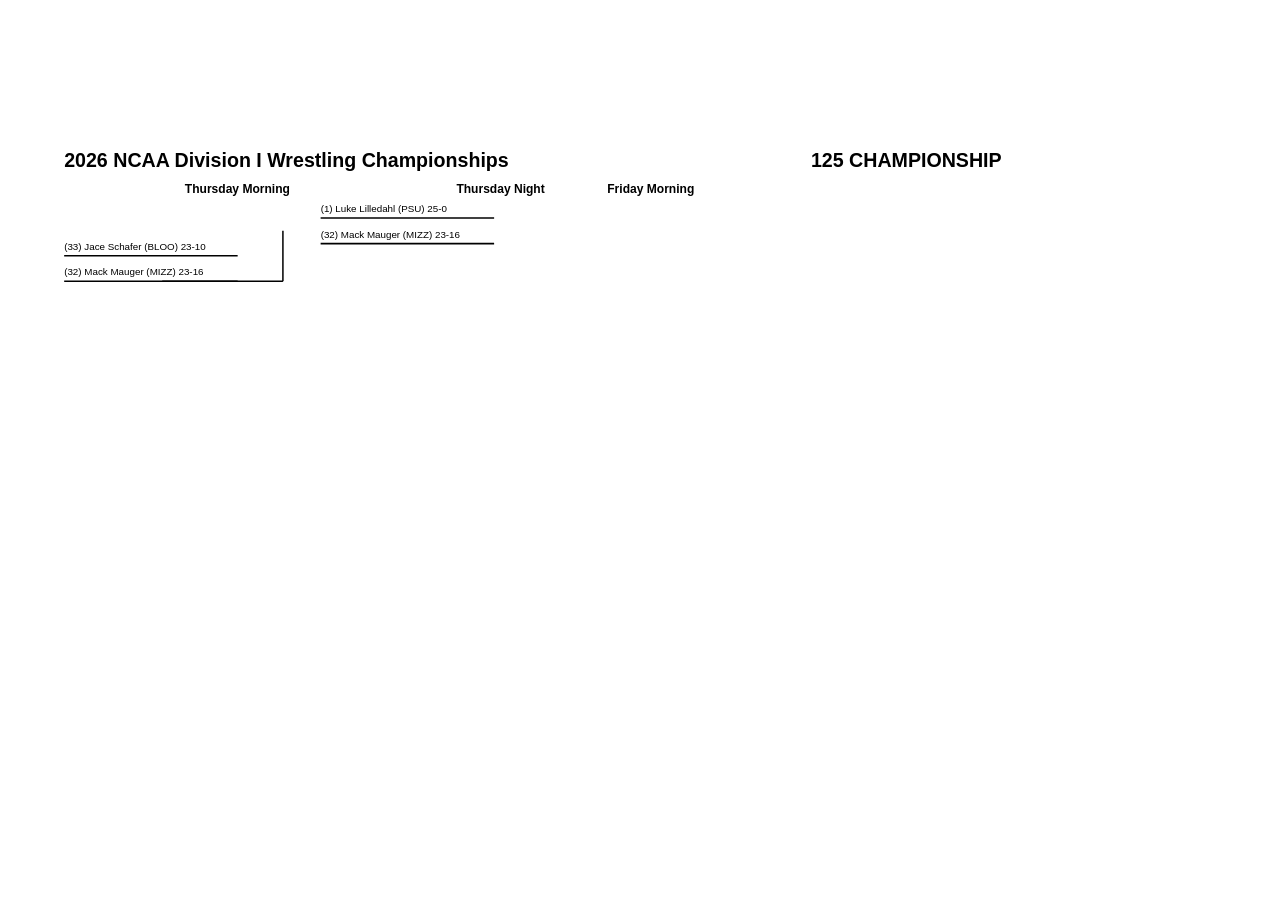
<file: official-print.html>
<!-- official-print.html -->
<!DOCTYPE html>
<html>
<head>
  <title>Official Bracket Print</title>
  <style>
    body { margin: 0; background: white; font-family: Arial, sans-serif; }
    .page { width: 11in; height: 8.5in; padding: .35in; }
    svg { width: 100%; height: 100%; }
    text { font-family: Arial, sans-serif; font-size: 13px; }
    .title { font-size: 26px; font-weight: bold; }
    .round { font-size: 16px; font-weight: bold; }
    .line { stroke: #000; stroke-width: 2; fill: none; }
  </style>
</head>
<body>
  <div id="print-root"></div>

  <script>
    function wrestlerText(w) {
      if (!w) return "";
      return `(${w.seed}) ${w.n.trim()} (${w.s}) ${w.r || ""}`;
    }

    function drawMatch(x, y, a, b) {
      return `
        <text x="${x}" y="${y}">${wrestlerText(a)}</text>
        <line class="line" x1="${x}" y1="${y + 8}" x2="${x + 230}" y2="${y + 8}" />

        <text x="${x}" y="${y + 34}">${wrestlerText(b)}</text>
        <line class="line" x1="${x}" y1="${y + 42}" x2="${x + 230}" y2="${y + 42}" />
      `;
    }

    function hLine(x1, y, x2) {
      return `<line class="line" x1="${x1}" y1="${y}" x2="${x2}" y2="${y}" />`;
    }

    function vLine(x, y1, y2) {
      return `<line class="line" x1="${x}" y1="${y1}" x2="${x}" y2="${y2}" />`;
    }

    function renderOfficialBracket() {
      const root = document.getElementById("print-root");

      const pigtail = {
        a: { seed: 33, n: "Jace Schafer", s: "BLOO", r: "23-10" },
        b: { seed: 32, n: "Mack Mauger", s: "MIZZ", r: "23-16" }
      };

      const r1Match = {
        a: { seed: 1, n: "Luke Lilledahl", s: "PSU", r: "25-0" },
        b: { seed: 32, n: "Mack Mauger", s: "MIZZ", r: "23-16" }
      };

      root.innerHTML = `
        <div class="page">
          <svg viewBox="0 0 1400 850">
            <text class="title" x="40" y="60">2026 NCAA Division I Wrestling Championships</text>
            <text class="title" x="1030" y="60">125 CHAMPIONSHIP</text>

            <text class="round" x="200" y="95">Thursday Morning</text>
            <text class="round" x="560" y="95">Thursday Night</text>
            <text class="round" x="760" y="95">Friday Morning</text>

           ${drawMatch(40, 170, pigtail.a, pigtail.b)}

${hLine(170, 212, 330)}
${vLine(330, 145, 212)}

${drawMatch(380, 120, r1Match.a, r1Match.b)}
          </svg>
        </div>
      `;
    }

    renderOfficialBracket();
  </script>
</body>
</html>
</file>
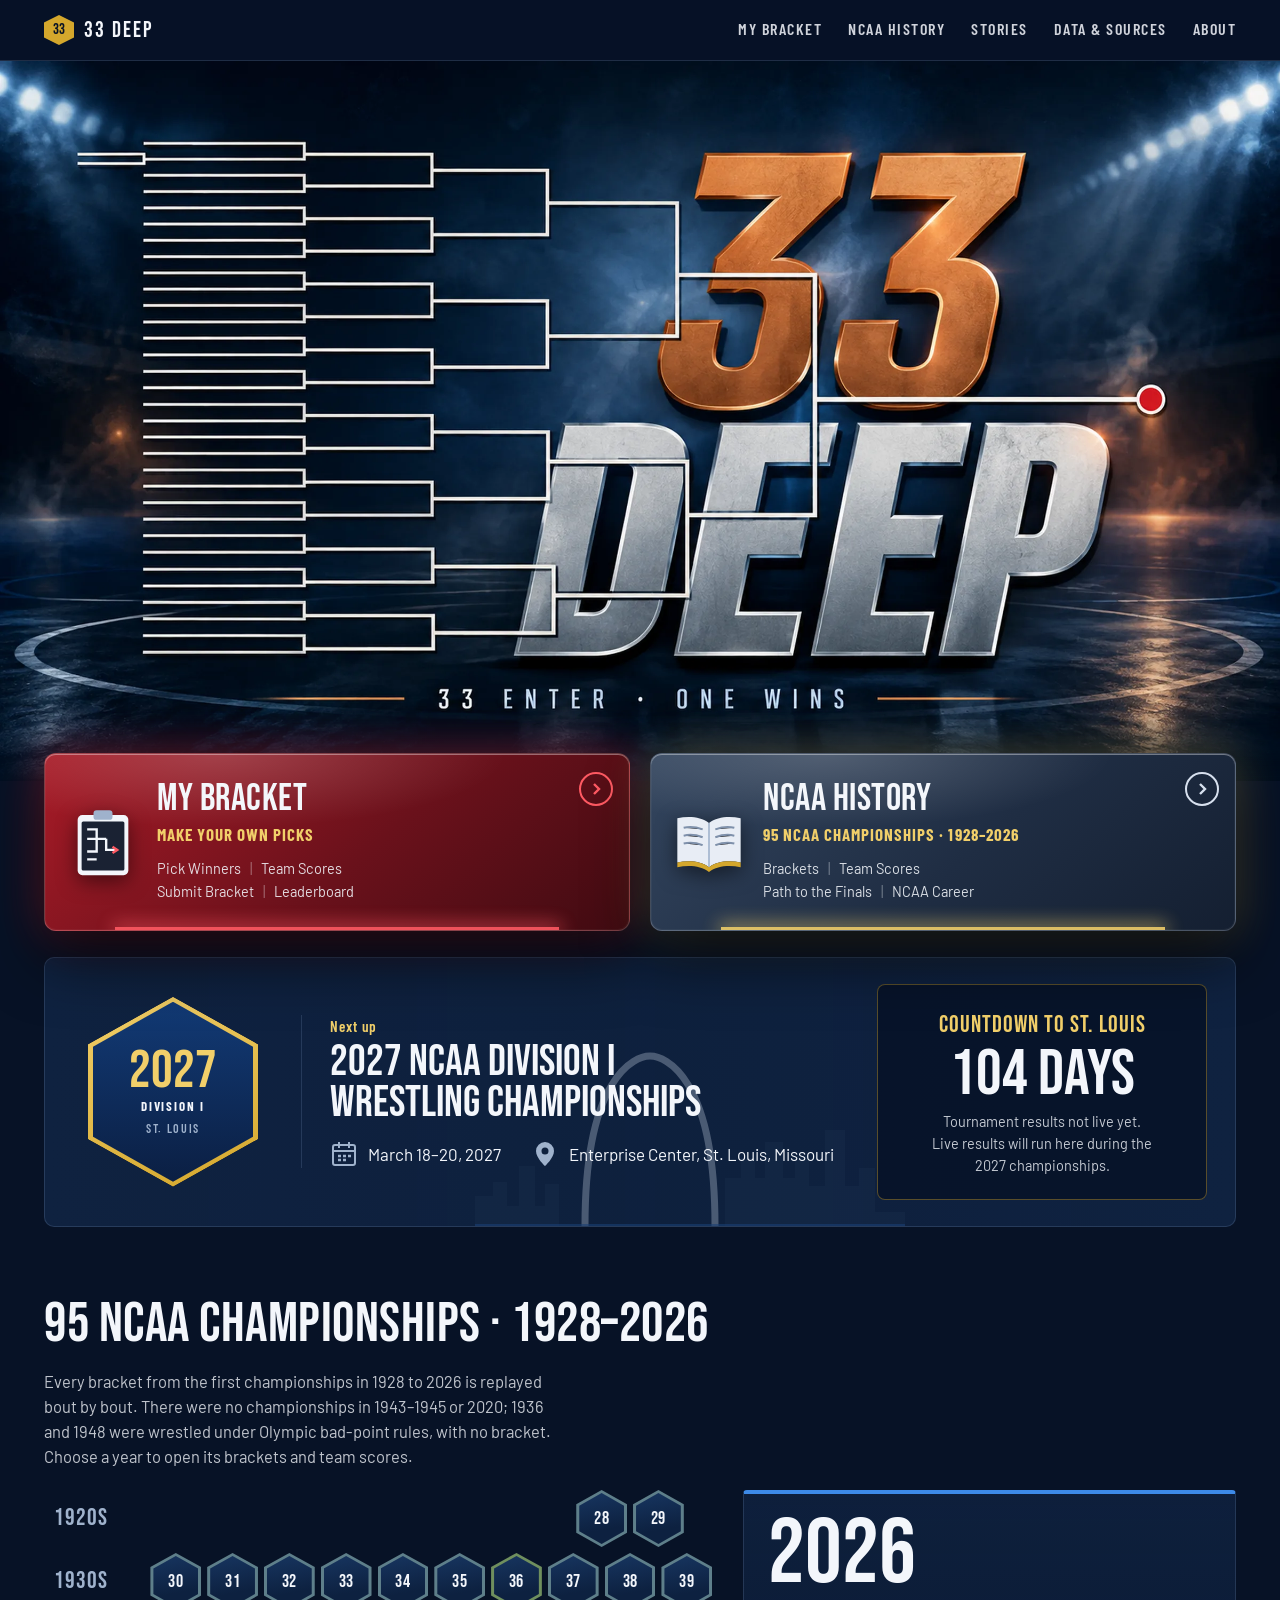
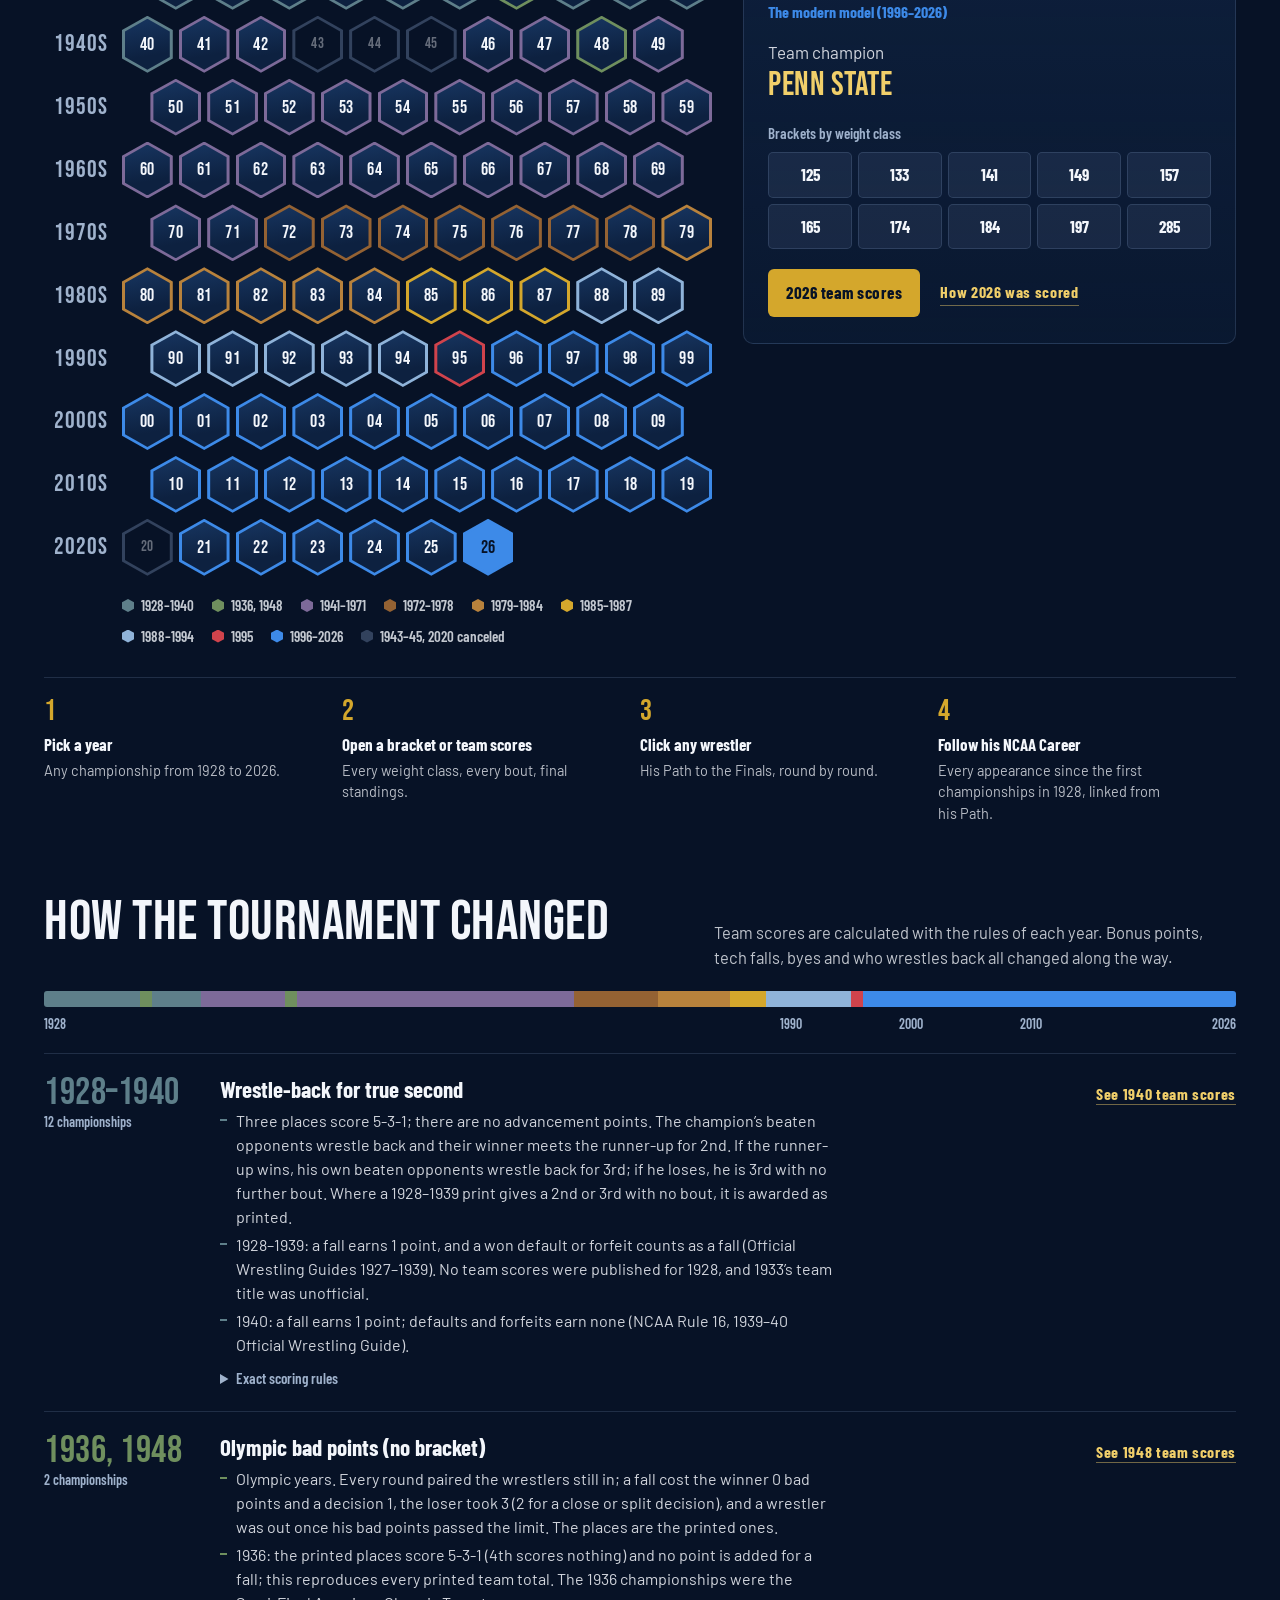
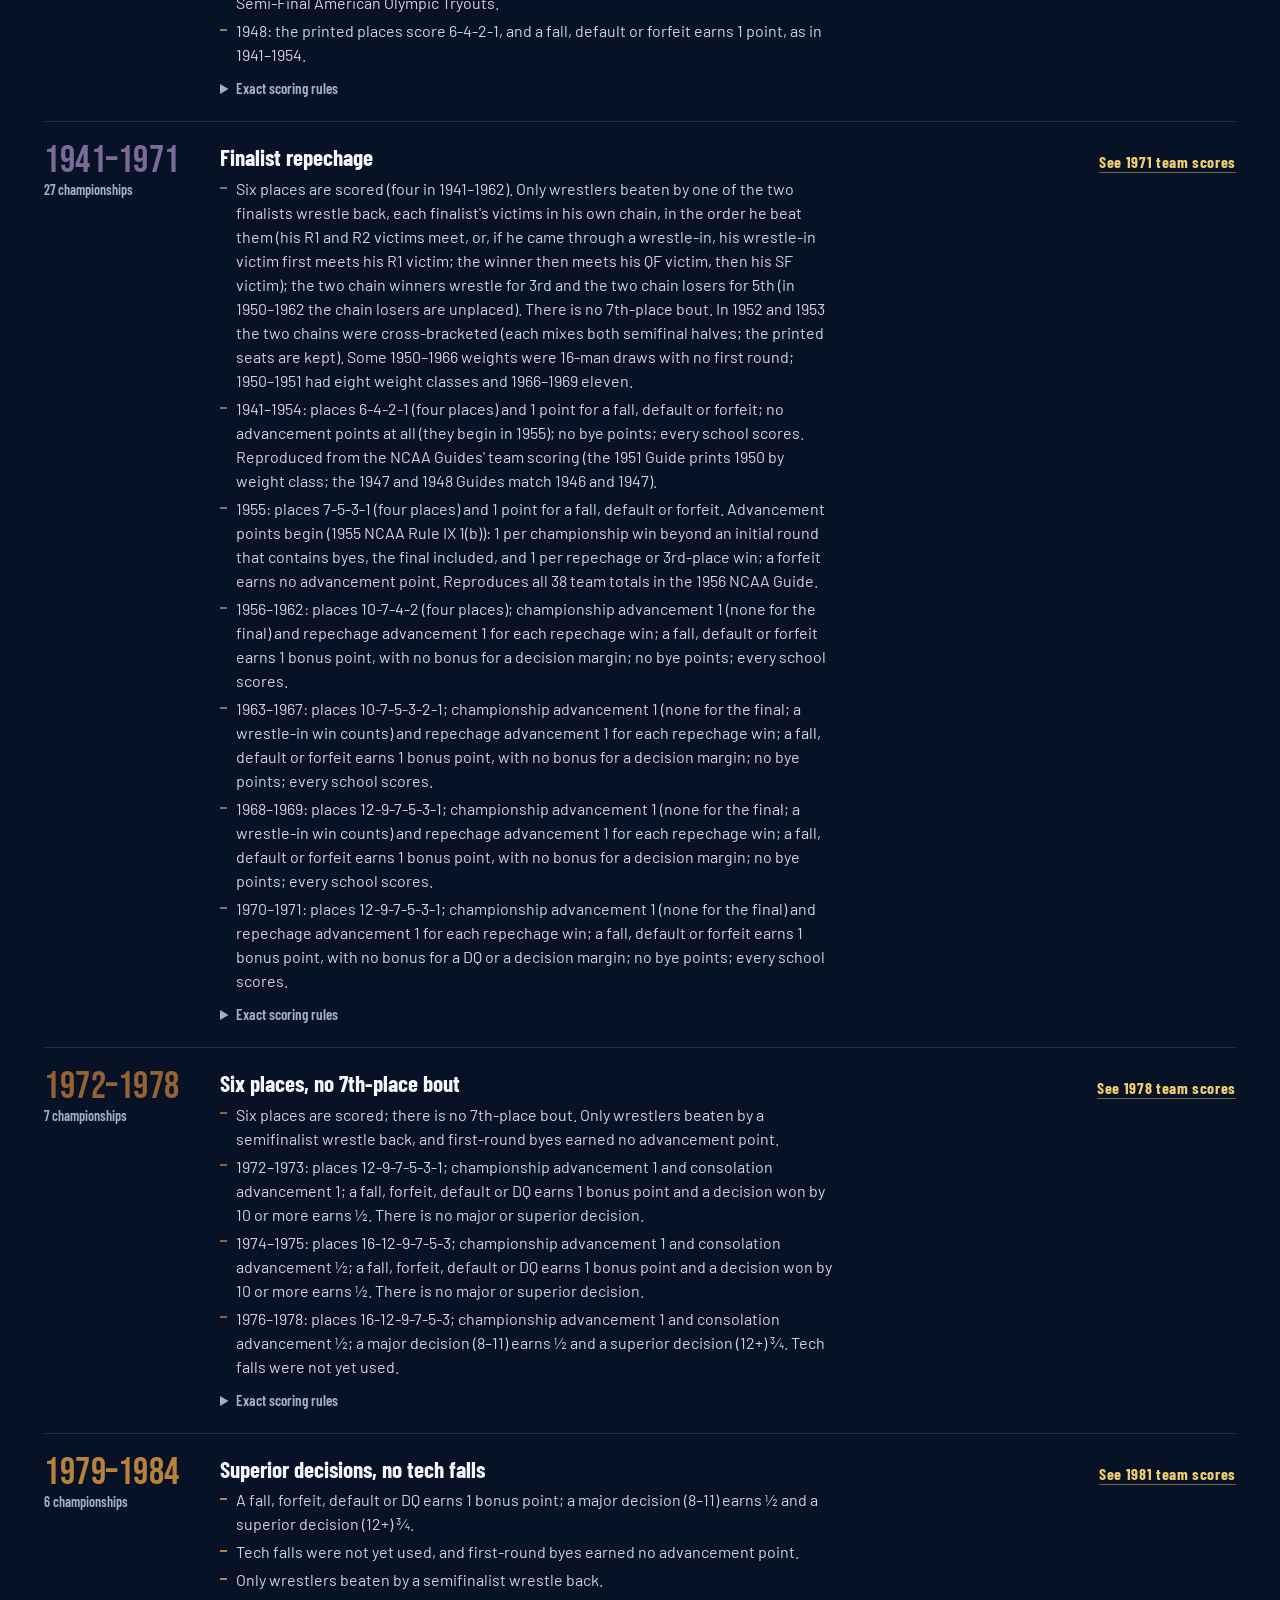
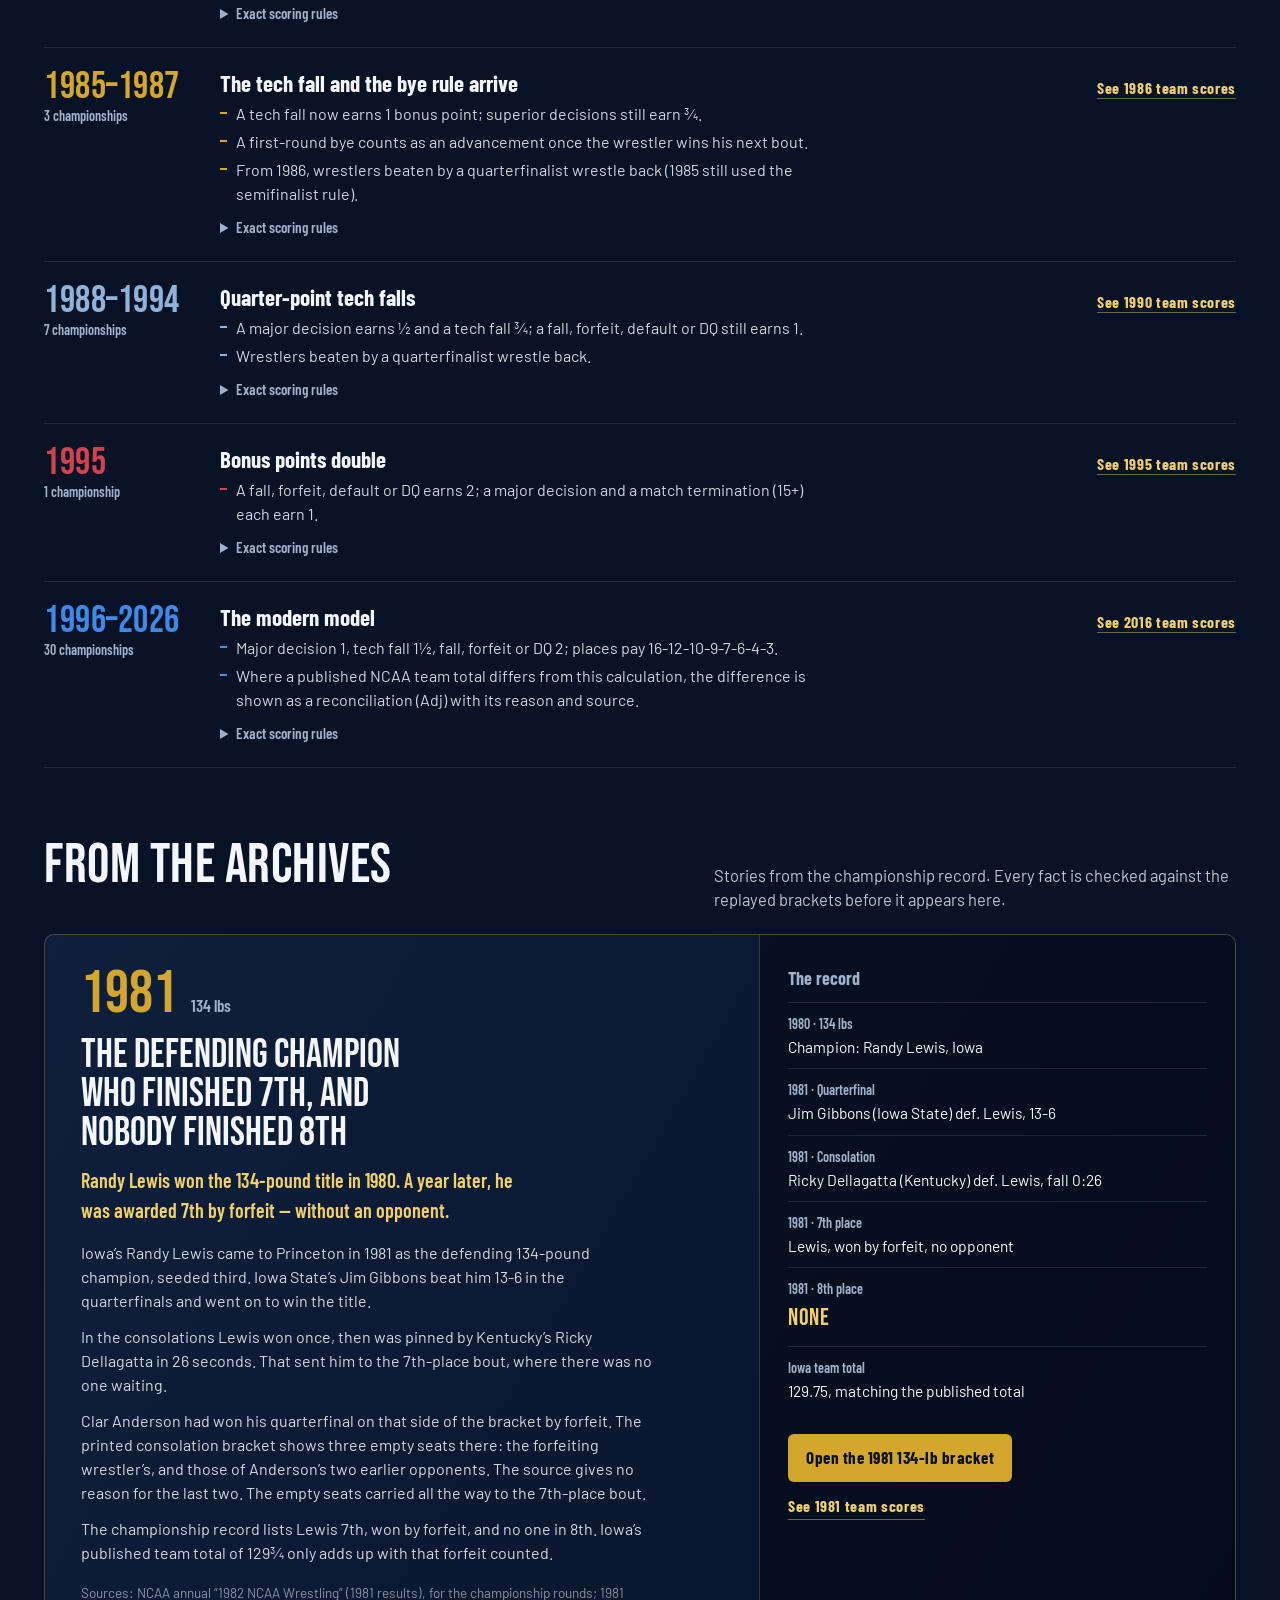
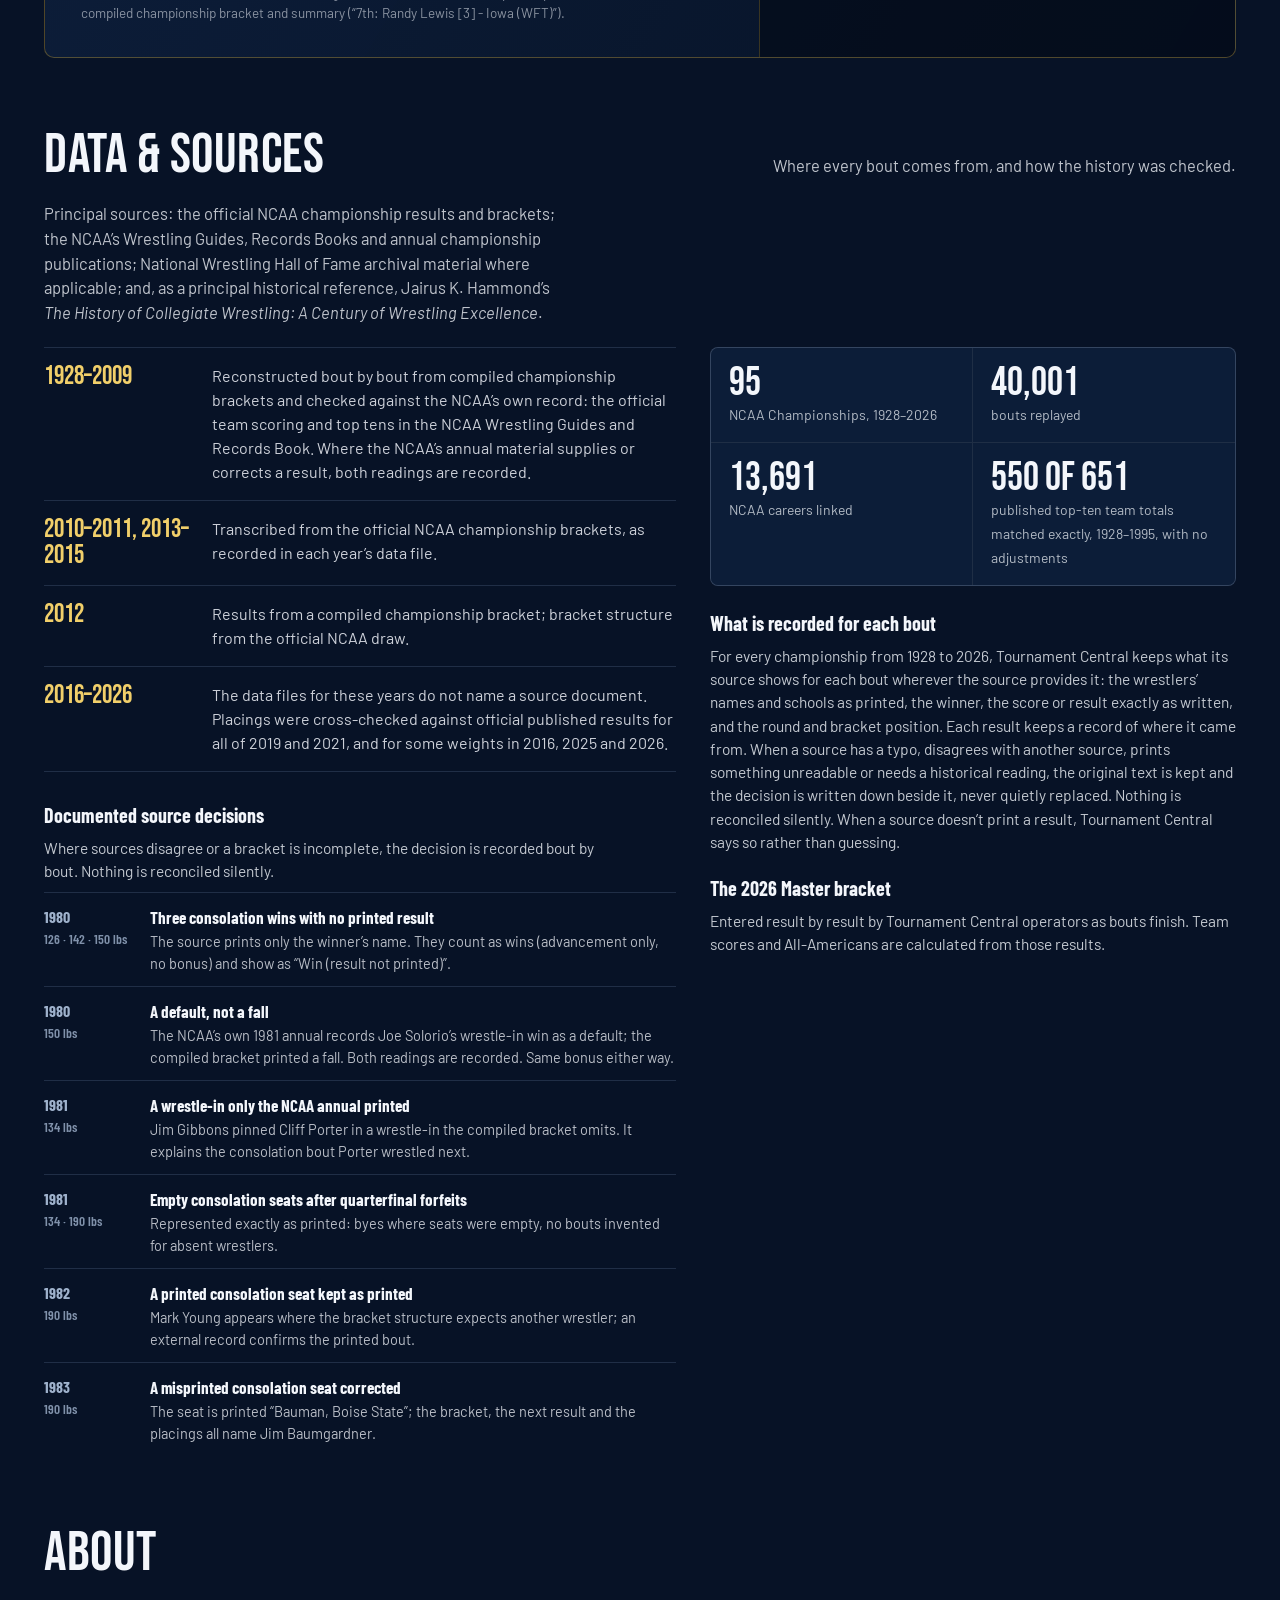
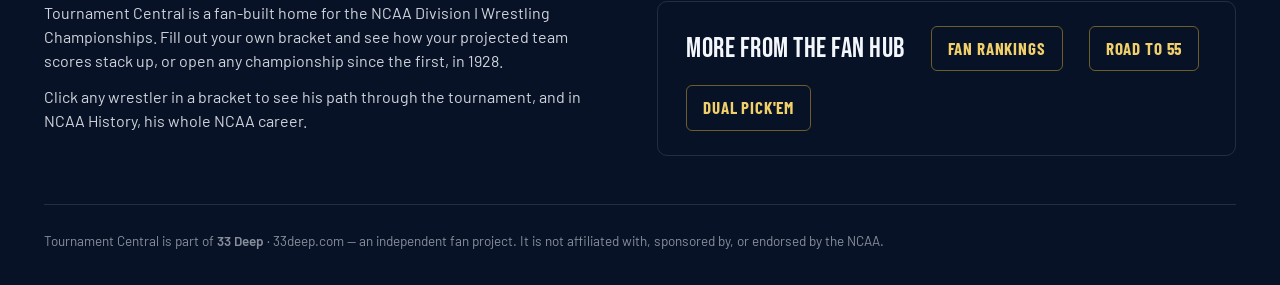
<file: replaced10-09index.html>
<!DOCTYPE html>
<html lang="en">
<head>
<script>/* Front door: the bare site URL shows the homepage (home.html). Any URL with a query string (?view=..., ?ops=1, ...) opens Tournament Central as before. */ if (!location.search) location.replace('home.html' + location.hash);</script>
<meta charset="UTF-8">
<meta name="viewport" content="width=device-width, initial-scale=1.0">
<title>Tournament Central</title>
<link href="https://fonts.googleapis.com/css2?family=Bebas+Neue&family=Barlow+Condensed:wght@300;400;500;600;700&family=Barlow:wght@300;400;500;600&display=swap" rel="stylesheet">
<style>
:root {
  --bg:#f0f2f5; --s1:#ffffff; --s2:#f8f9fb; --s3:#eef0f4;
  --b1:#dde1e9; --b2:#c8cdd8; --b3:#b0b8c6;
  --gold:#b8860b; --gold2:#d4a017; --gold-bg:rgba(184,134,11,.09);
  --green:#16a34a; --green-bg:rgba(22,163,74,.09); --green-b:rgba(22,163,74,.35);
  --red:#dc2626; --red-bg:rgba(220,38,38,.06);
  --orange:#c2410c; --orange-bg:rgba(194,65,12,.07); --orange-b:rgba(194,65,12,.3);
  --blue:#2563eb;
  --t1:#1a2233; --t2:#4a5568; --t3:#8896aa;
}
*{box-sizing:border-box;margin:0;padding:0}
html,body{height:100%;overflow:hidden}
body{font-family:'Barlow',sans-serif;background:var(--bg);color:var(--t1);display:flex;flex-direction:column;height:100vh}

/* HEADER */
.hdr{background:linear-gradient(90deg,#1a1f2e,#2c2408,#1a1f2e);border-bottom:2px solid var(--gold);height:52px;display:flex;align-items:center;gap:14px;padding:0 18px;flex-shrink:0;box-shadow:0 2px 16px rgba(201,168,76,.15)}
.hdr-hex{width:32px;height:32px;background:var(--gold);clip-path:polygon(50% 0%,100% 25%,100% 75%,50% 100%,0% 75%,0% 25%);display:flex;align-items:center;justify-content:center;font-size:14px;flex-shrink:0}
.hdr-t{font-family:'Bebas Neue',sans-serif;font-size:20px;letter-spacing:3px;color:var(--gold2);line-height:1}
.hdr-s{font-size:9px;color:rgba(255,255,255,.45);letter-spacing:2px;text-transform:uppercase;margin-top:1px}
.hdr-sp{flex:1}
.hdr-home{display:flex;align-items:center;gap:14px;text-decoration:none;color:inherit;border-radius:4px;transition:opacity .15s}
.hdr-home:hover .hdr-t{color:#f0c040}
.hdr-home:focus-visible{outline:2px solid var(--gold2);outline-offset:3px}
.rst-btn{background:none;border:1px solid rgba(255,255,255,.2);color:rgba(255,255,255,.6);font-family:'Barlow Condensed',sans-serif;font-size:12px;letter-spacing:1px;padding:5px 14px;cursor:pointer;border-radius:3px;transition:all .2s;text-transform:uppercase}
.rst-btn:hover{border-color:var(--gold2);color:var(--gold2)}

/* WEIGHT TABS */
.wtabs{background:var(--s1);border-bottom:2px solid var(--b1);display:flex;padding:0 14px;gap:1px;overflow-x:auto;scrollbar-width:none;flex-shrink:0;height:42px;align-items:stretch;box-shadow:0 1px 4px rgba(0,0,0,.06)}
.wtabs::-webkit-scrollbar{display:none}
.wtab{display:flex;align-items:center;padding:0 14px;cursor:pointer;border:none;background:none;color:var(--t3);font-family:'Bebas Neue',sans-serif;font-size:19px;letter-spacing:1px;border-bottom:2px solid transparent;transition:all .15s;white-space:nowrap}
.wtab:hover{color:var(--t2)}
.wtab.on{color:var(--gold);border-bottom-color:var(--gold)}
.wtab.scores-tab{color:var(--t3);border-left:1px solid var(--b1);margin-left:8px;padding-left:20px;font-size:16px;letter-spacing:1.5px}
.wtab.scores-tab.on{color:var(--gold);border-bottom-color:var(--gold)}
.wtab.aa-tab{color:var(--t3);border-left:1px solid var(--b1);padding-left:20px;font-size:16px;letter-spacing:1.5px}
.wtab.aa-tab.on{color:var(--gold);border-bottom-color:var(--gold)}

/* SCORES VIEW */
#scores-view{flex:1;overflow:auto;padding:14px 18px 24px;display:none;flex-direction:column;gap:0}
#scores-view.active{display:flex}

#scores-view::-webkit-scrollbar{width:6px;height:6px}
#scores-view::-webkit-scrollbar-track{background:var(--bg)}
#scores-view::-webkit-scrollbar-thumb{background:var(--b2);border-radius:3px}

.scores-wrap{display:flex;gap:18px;align-items:flex-start;flex-wrap:wrap}
.scores-main{flex:1;min-width:520px}
.scores-key{min-width:200px;flex-shrink:0}

.scores-title{font-family:'Bebas Neue',sans-serif;font-size:22px;letter-spacing:3px;color:var(--t1);margin-bottom:4px}
.scores-sub{font-size:10px;color:var(--t3);letter-spacing:2px;text-transform:uppercase;margin-bottom:14px}

.lb-table{width:100%;border-collapse:collapse;background:var(--s1);border:1px solid var(--b1);border-radius:5px;overflow:hidden;box-shadow:0 1px 4px rgba(0,0,0,.07)}
.lb-table thead tr{background:linear-gradient(90deg,#1a1f2e,#2c2408);border-bottom:2px solid var(--gold)}
.lb-table thead th{font-family:'Barlow Condensed',sans-serif;font-size:9px;letter-spacing:2px;text-transform:uppercase;color:rgba(255,255,255,.5);padding:7px 10px;text-align:left;white-space:nowrap}
.lb-table thead th.num{text-align:right}
.lb-table tbody tr{border-bottom:1px solid var(--b1);transition:background .1s}
.lb-table tbody tr:last-child{border-bottom:none}
.lb-table tbody tr:hover{background:var(--s3)}
.lb-table tbody tr.rank-1{background:var(--gold-bg)}
.lb-table tbody tr.rank-2{background:rgba(150,150,160,.06)}
.lb-table tbody tr.rank-3{background:rgba(150,100,50,.05)}
.lb-td-rank{font-family:'Bebas Neue',sans-serif;font-size:20px;width:36px;padding:6px 10px;color:var(--t3);text-align:center}
.lb-table tbody tr.rank-1 .lb-td-rank{color:var(--gold)}
.lb-table tbody tr.rank-2 .lb-td-rank{color:#6b7280}
.lb-table tbody tr.rank-3 .lb-td-rank{color:#92400e}
.lb-td-school{font-size:12px;font-weight:600;color:var(--t1);padding:6px 8px}
.lb-td-pts{font-family:'Bebas Neue',sans-serif;font-size:18px;text-align:right;padding:6px 12px;color:var(--t1)}
.lb-table tbody tr.rank-1 .lb-td-pts{color:var(--gold)}
.lb-td-adv{font-size:10px;text-align:right;padding:6px 8px;color:var(--t3);font-family:'Barlow Condensed',sans-serif;white-space:nowrap}
.lb-td-place{font-size:10px;text-align:right;padding:6px 10px;color:var(--t3);font-family:'Barlow Condensed',sans-serif;white-space:nowrap}
.lb-td-aa{font-size:10px;padding:6px 10px;color:var(--t2);font-family:'Barlow Condensed',sans-serif;white-space:nowrap;text-align:right}
.lb-bar-wrap{width:80px;padding:6px 10px}
.lb-bar{height:6px;background:var(--b1);border-radius:3px;overflow:hidden}
.lb-bar-fill{height:100%;background:linear-gradient(90deg,var(--gold),var(--gold2));border-radius:3px;transition:width .3s ease}
.lb-table tbody tr.rank-1 .lb-bar-fill{background:linear-gradient(90deg,var(--gold),#f0c040)}

.key-card{background:var(--s1);border:1px solid var(--b1);border-radius:5px;overflow:hidden;box-shadow:0 1px 4px rgba(0,0,0,.07)}
.key-hdr{background:linear-gradient(135deg,#1a1f2e,#2c2408);padding:7px 12px;font-family:'Bebas Neue',sans-serif;font-size:13px;letter-spacing:2px;color:var(--gold2)}
.key-row{display:flex;align-items:center;justify-content:space-between;padding:5px 12px;border-bottom:1px solid var(--b1);font-size:11px}
.key-row:last-child{border-bottom:none}
.key-lbl{color:var(--t2)}
.key-val{font-family:'Bebas Neue',sans-serif;font-size:14px;color:var(--t1)}
.key-val.gold{color:var(--gold)}
.key-sep{height:1px;background:var(--b1);margin:4px 0}

.scores-note{font-size:10px;color:var(--t3);margin-top:10px;font-style:italic}

/* ALL-AMERICANS VIEW */
#aa-view{flex:1;overflow:auto;padding:14px 18px 24px;display:none;flex-direction:column;gap:0}
#aa-view.active{display:flex}
#aa-view::-webkit-scrollbar{width:6px;height:6px}
#aa-view::-webkit-scrollbar-track{background:var(--bg)}
#aa-view::-webkit-scrollbar-thumb{background:var(--b2);border-radius:3px}

.aa-view-title{font-family:'Bebas Neue',sans-serif;font-size:22px;letter-spacing:3px;color:var(--t1);margin-bottom:2px}
.aa-view-sub{font-size:10px;color:var(--t3);letter-spacing:2px;text-transform:uppercase;margin-bottom:14px}

.aa-row-grid{display:flex;gap:10px;flex-wrap:nowrap;margin-bottom:12px;overflow-x:auto;padding-bottom:2px}
.aa-row-grid::-webkit-scrollbar{height:4px}
.aa-row-grid::-webkit-scrollbar-thumb{background:var(--b2);border-radius:2px}

.aa-wcard{background:var(--s1);border:1px solid var(--b1);border-radius:5px;overflow:hidden;min-width:168px;flex:1;box-shadow:0 1px 4px rgba(0,0,0,.07)}
.aa-wcard-hdr{background:linear-gradient(90deg,#1a1f2e,#2c2408);padding:5px 10px;display:flex;align-items:baseline;gap:6px;border-bottom:2px solid var(--gold)}
.aa-wcard-wt{font-family:'Bebas Neue',sans-serif;font-size:20px;letter-spacing:1px;color:var(--gold2);line-height:1}
.aa-wcard-lbs{font-size:8px;color:rgba(255,255,255,.35);letter-spacing:2px;text-transform:uppercase}

.aa-wcard-row{display:flex;align-items:center;padding:4px 8px;border-bottom:1px solid var(--b1);gap:5px;min-height:28px}
.aa-wcard-row:last-child{border-bottom:none}
.aa-wcard-row.place-1{background:var(--gold-bg)}
.aa-wcard-row.place-2{background:rgba(107,114,128,.05)}
.aa-wcard-row.place-3{background:rgba(146,64,14,.04)}

.aa-wcard-place{font-family:'Bebas Neue',sans-serif;font-size:13px;width:16px;flex-shrink:0;text-align:center;line-height:1}
.aa-wcard-row.place-1 .aa-wcard-place{color:var(--gold)}
.aa-wcard-row.place-2 .aa-wcard-place{color:#6b7280}
.aa-wcard-row.place-3 .aa-wcard-place{color:#92400e}
.aa-wcard-row.place-4 .aa-wcard-place,.aa-wcard-row.place-5 .aa-wcard-place,
.aa-wcard-row.place-6 .aa-wcard-place,.aa-wcard-row.place-7 .aa-wcard-place,
.aa-wcard-row.place-8 .aa-wcard-place{color:var(--t3)}

.aa-wcard-medal{font-size:11px;width:14px;text-align:center;flex-shrink:0}
.aa-wcard-info{flex:1;min-width:0}
.aa-wcard-name{font-size:10px;font-weight:600;color:var(--t1);white-space:nowrap;overflow:hidden;text-overflow:ellipsis;line-height:1.3}
.aa-wcard-school{font-size:8px;color:var(--t3);white-space:nowrap;overflow:hidden;text-overflow:ellipsis;line-height:1.3}
.aa-wcard-tbd{font-size:9px;color:var(--t3);font-style:italic}

/* MAIN SCROLL AREA */
.area{flex:1;overflow:auto;padding:14px 18px 24px;display:flex;flex-direction:column;gap:0}
.area::-webkit-scrollbar{width:6px;height:6px}
.area::-webkit-scrollbar-track{background:var(--bg)}
.area::-webkit-scrollbar-thumb{background:var(--b2);border-radius:3px}

/* TIP */
.tip{display:flex;align-items:center;gap:8px;background:rgba(96,165,250,.08);border:1px solid rgba(96,165,250,.2);border-radius:3px;padding:6px 12px;margin-bottom:10px;font-size:11px;color:var(--blue);flex-shrink:0}
.tip-dot{width:5px;height:5px;background:var(--blue);border-radius:50%;flex-shrink:0;animation:blink 1.6s infinite}
/* MY BRACKET onboarding strip: reads existing picks only; every button calls an existing function */
.bh{display:none;background:var(--s1);border:1px solid var(--s3);border-left:3px solid var(--gold2);border-radius:4px;padding:10px 14px;margin-bottom:10px;align-items:center;gap:18px;flex-wrap:wrap}
.bh.on{display:flex}
.bh-intro{min-width:170px}
.bh-h{font-family:'Bebas Neue',sans-serif;font-size:20px;letter-spacing:2px;color:var(--t1);line-height:1}
.bh-d{font-size:11px;color:var(--t2);margin-top:3px}
.bh-steps{display:flex;gap:14px;flex:1;min-width:260px}
.bh-step{display:flex;gap:8px;align-items:flex-start;flex:1;min-width:0}
.bh-n{font-family:'Bebas Neue',sans-serif;font-size:15px;width:22px;height:22px;border-radius:50%;background:var(--gold-bg);color:var(--gold);display:flex;align-items:center;justify-content:center;flex-shrink:0}
.bh-st{font-family:'Barlow Condensed',sans-serif;font-weight:700;font-size:12px;letter-spacing:1px;color:var(--t1);text-transform:uppercase}
.bh-sd{font-size:11px;color:var(--t2);line-height:1.3}
.bh-prog{min-width:170px}
.bh-pl{font-family:'Barlow Condensed',sans-serif;font-size:10px;letter-spacing:1.5px;color:var(--t3);text-transform:uppercase}
.bh-pv{font-family:'Bebas Neue',sans-serif;font-size:20px;color:var(--t1);line-height:1.1}
.bh-pv small{font-family:'Barlow',sans-serif;font-size:11px;color:var(--t2);letter-spacing:0}
.bh-bar{height:5px;background:var(--s3);border-radius:3px;overflow:hidden;margin-top:4px}
.bh-bar i{display:block;height:100%;background:var(--gold2);transition:width .25s}
.bh-act{display:flex;gap:8px;align-items:center;margin-left:auto}
.bh-go{background:var(--gold2);color:#1a1a1a;border:none;border-radius:3px;font-family:'Barlow Condensed',sans-serif;font-weight:700;font-size:13px;letter-spacing:1px;text-transform:uppercase;padding:8px 14px;cursor:pointer;white-space:nowrap}
.bh-go:hover{filter:brightness(1.07)}
.bh-x{background:none;border:1px solid var(--s3);color:var(--t2);border-radius:3px;font-family:'Barlow Condensed',sans-serif;font-size:11px;letter-spacing:1px;text-transform:uppercase;padding:6px 10px;cursor:pointer;white-space:nowrap}
.bh.min{padding:6px 12px;gap:12px}
.bh.min .bh-intro,.bh.min .bh-steps,.bh.min .bh-go{display:none}
.bh.min .bh-prog{display:flex;align-items:center;gap:10px;min-width:0;flex:1}
.bh.min .bh-pv{font-size:16px}
.bh.min .bh-bar{width:120px;margin-top:0}
@media (max-width:700px){.bh{gap:8px 10px;padding:9px 12px}.bh-intro{flex-basis:100%}.bh-d{display:none}.bh-steps{gap:8px;min-width:0;flex-basis:100%}.bh-step{gap:6px;align-items:center;flex:none}.bh-steps{gap:14px}.bh-sd{display:none}.bh-n{width:20px;height:20px;font-size:13px}.bh-st{font-size:11px}.bh-prog{flex:1;min-width:0}.bh-act{margin-left:0}.bh-go{padding:7px 10px;font-size:12px}.bh.min .bh-pl{display:none}.bh-long{display:none}.bh-st{white-space:nowrap}.bh.min .bh-bar{width:60px}}
@keyframes blink{0%,100%{opacity:1}50%{opacity:.3}}

/* SECTION LABEL */
.sec-hd{display:flex;align-items:center;gap:10px;margin:14px 0 8px;flex-shrink:0}
.sec-hd .line{flex:1;height:1px}
.sec-hd .lbl{font-family:'Bebas Neue',sans-serif;font-size:13px;letter-spacing:3px;padding:0 8px;white-space:nowrap}
.sec-champ .line{background:linear-gradient(90deg,transparent,var(--gold),transparent)}
.sec-champ .lbl{color:var(--gold)}
.sec-con .line{background:linear-gradient(90deg,transparent,var(--orange),transparent)}
.sec-con .lbl{color:var(--orange)}

/* BRACKET GRID */
.bgrid{display:flex;gap:0;align-items:flex-start;min-width:max-content}
.rcol{display:flex;flex-direction:column;min-width:0}
.rhdr{font-family:'Barlow Condensed',sans-serif;font-size:9px;letter-spacing:2px;text-transform:uppercase;color:var(--t3);text-align:center;padding:0 3px 6px;white-space:nowrap}
.rhdr.gc{color:var(--gold)}
.rhdr.cc{color:var(--orange);opacity:.9}
.rconn{width:14px;flex-shrink:0}

/* MATCH */
.mc{background:var(--s1);border:1px solid var(--b1);border-radius:4px;overflow:hidden;width:168px;flex-shrink:0;transition:box-shadow .15s;box-shadow:0 1px 3px rgba(0,0,0,.07)}
.mc:hover{box-shadow:0 2px 8px rgba(0,0,0,.12)}
.mc.cm{border-color:var(--gold);box-shadow:0 0 10px rgba(184,134,11,.2)}
.mc.con{border-color:var(--orange-b)}
.mc.pm{border-color:rgba(205,127,50,.5)}
.md{height:1px;background:var(--b1)}

/* SLOTS */
.sl{display:flex;align-items:center;padding:4px 7px;min-height:30px;cursor:pointer;transition:background .12s;position:relative;user-select:none;gap:0}
.sl:hover:not(.empty):not(.w):not(.l){background:var(--s3)}
.sl.w{background:var(--green);border-left:3px solid #0f7a30}
.sl.l{background:var(--red-bg);opacity:.6}
.sl.empty{cursor:default;opacity:.35}
.sl.empty:hover{background:none}
.sl-sd{font-size:8px;color:var(--t3);width:13px;flex-shrink:0;font-family:'Barlow Condensed',sans-serif;font-weight:600;text-align:right;padding-right:2px}
.sl.w .sl-sd{color:rgba(255,255,255,.8)}
.sl-nm{flex:1;font-size:10.5px;font-weight:500;white-space:nowrap;overflow:hidden;text-overflow:ellipsis;padding:0 3px}
.sl-nm .fn{font-weight:400;color:var(--t2)}
.sl.w .sl-nm{color:#fff}
.sl.w .sl-nm .fn{color:rgba(255,255,255,.7)}
.sl.l .sl-nm{text-decoration:line-through;text-decoration-color:rgba(239,68,68,.4);color:var(--t3)}
.sl-sc{font-size:8px;color:var(--t3);flex-shrink:0;font-family:'Barlow Condensed',sans-serif;white-space:nowrap;max-width:46px;overflow:hidden;text-overflow:ellipsis}
.sl.w .sl-sc{color:rgba(255,255,255,.7);opacity:1}
.sl-tbd{font-size:9px;color:var(--t3);font-style:italic;padding:0 3px}

/* win flash */
.sl.w{animation:wflash .35s ease}
@keyframes wflash{0%{background:#4ade80}100%{background:var(--green)}}

/* CHAMP BOX */
.cbox{display:flex;align-items:flex-start;padding:0 14px;flex-direction:column;gap:10px}

/* ALL-AMERICANS PANEL */
.aa-panel{background:var(--s1);border:1px solid var(--b1);border-radius:5px;min-width:152px;overflow:hidden;box-shadow:0 1px 4px rgba(0,0,0,.07)}
.aa-hdr{background:linear-gradient(135deg,#1a1f2e,#2c2408);padding:6px 10px;text-align:center}
.aa-hdr-t{font-family:'Bebas Neue',sans-serif;font-size:13px;letter-spacing:2px;color:var(--gold2)}
.aa-hdr-s{font-size:8px;color:rgba(255,255,255,.4);letter-spacing:1px;text-transform:uppercase}
.aa-row{display:flex;align-items:center;padding:4px 8px;border-bottom:1px solid var(--b1);gap:6px}
.aa-row:last-child{border-bottom:none}
.aa-place{font-family:'Bebas Neue',sans-serif;font-size:14px;width:18px;flex-shrink:0;text-align:center}
.aa-medal{font-size:12px;width:16px;flex-shrink:0;text-align:center}
.aa-info{flex:1;min-width:0}
.aa-name{font-size:10px;font-weight:600;color:var(--t1);white-space:nowrap;overflow:hidden;text-overflow:ellipsis}
.aa-school{font-size:8px;color:var(--t3);white-space:nowrap;overflow:hidden;text-overflow:ellipsis}
.aa-row.place-1 .aa-place{color:#b8860b}
.aa-row.place-2 .aa-place{color:#6b7280}
.aa-row.place-3 .aa-place{color:#92400e}
.aa-row.place-4 .aa-place{color:var(--t2)}
.aa-row.place-5,.aa-row.place-6,.aa-row.place-7,.aa-row.place-8{opacity:.85}
.aa-tbd{font-size:9px;color:var(--t3);font-style:italic;padding:3px 0}
.ccard{background:linear-gradient(135deg,#fffbf0,#fdf6e3,#fffbf0);border:2px solid var(--gold);border-radius:5px;padding:14px 16px;text-align:center;min-width:152px;box-shadow:0 0 16px rgba(184,134,11,.18)}
.ccard .crn{font-size:22px;margin-bottom:5px}
.ccard .clbl{font-size:7px;letter-spacing:3px;text-transform:uppercase;color:var(--gold);font-weight:700;margin-bottom:3px}
.ccard .cnm{font-family:'Bebas Neue',sans-serif;font-size:17px;letter-spacing:2px;color:var(--t1)}
.ccard .csc{font-size:9px;color:var(--gold);opacity:.8;margin-top:1px}
.ccard.empty .cnm{font-size:11px;color:var(--t3);font-family:'Barlow',sans-serif;letter-spacing:0;font-style:italic}

/* PIGTAIL */
.mc.pt{border-color:rgba(201,168,76,.5);box-shadow:0 0 8px rgba(201,168,76,.1)}
.mc.pt-pending{border-color:rgba(201,168,76,.25);border-style:dashed}

/* PLACE LABELS */
.pl-lbl{font-size:8px;letter-spacing:1.5px;text-transform:uppercase;margin-bottom:3px;font-family:'Barlow Condensed',sans-serif;color:var(--t3)}

/* SWAP HINT */
.swap-hint{display:none;font-size:8px;color:var(--red);opacity:.8;font-family:'Barlow Condensed',sans-serif;letter-spacing:.5px;margin-left:3px;flex-shrink:0;white-space:nowrap}
.sl.l:hover .swap-hint{display:inline}

.prt-btn{border-color:var(--gold);color:var(--gold);margin-left:6px}
.prt-btn:hover{background:var(--gold);color:#000}

/* PRINT MODAL */
#print-modal,#load-modal,#results-modal{display:none;position:fixed;inset:0;z-index:9999;background:rgba(0,0,0,.85);align-items:center;justify-content:center}
#print-modal.open,#load-modal.open,#results-modal.open{display:flex}
#print-modal-box,#load-modal-box{background:#ffffff;border:1px solid var(--gold);border-radius:6px;padding:28px 32px;max-width:420px;width:90%;text-align:center;box-shadow:0 8px 32px rgba(0,0,0,.15)}
#print-modal-box h2,#load-modal-box h2{font-family:'Bebas Neue',sans-serif;font-size:22px;letter-spacing:3px;color:var(--gold);margin-bottom:8px}
#print-modal-box p,#load-modal-box p{font-size:12px;color:var(--t2);margin-bottom:20px;line-height:1.6}
.pm-row{display:flex;gap:10px;justify-content:center;flex-wrap:wrap;margin-bottom:14px}
.pm-btn{background:none;border:1px solid var(--b2);color:var(--t2);font-family:'Barlow Condensed',sans-serif;font-size:12px;letter-spacing:1px;padding:7px 18px;cursor:pointer;border-radius:3px;transition:all .2s;text-transform:uppercase}
.pm-btn:hover{border-color:var(--gold);color:var(--gold)}
.pm-btn.primary{background:var(--gold);color:#fff;border-color:var(--gold);font-weight:700}
.pm-btn.primary:hover{background:var(--gold2)}
.pm-weight-grid{display:flex;flex-wrap:wrap;gap:6px;justify-content:center;margin-bottom:18px}
.pm-wchk{display:flex;align-items:center;gap:5px;cursor:pointer}
.pm-wchk input{accent-color:var(--gold);width:13px;height:13px;cursor:pointer}
.pm-wchk span{font-family:'Bebas Neue',sans-serif;font-size:16px;color:var(--t2)}
.pm-wchk:hover span{color:var(--gold)}

/* PRINT STYLES (legacy — bracket modal print rules are below; @page rule removed to avoid conflict) */
@media print {
  *{-webkit-print-color-adjust:exact!important;print-color-adjust:exact!important}
  html,body{height:auto!important;overflow:visible!important;background:#fff!important;color:#000!important}
  .hdr,.wtabs,#area,#scores-view,#aa-view,#leaderboard-view,#print-modal,#load-modal,#results-modal{display:none!important}
  #print-root{display:block!important}
  .print-page{break-after:page;break-inside:avoid;width:100%;overflow:hidden;background:#fff;color:#000;font-family:Arial,Helvetica,sans-serif}
  .print-page:last-child{break-after:avoid}
  .psw{display:block}
  .ph{display:flex;align-items:center;justify-content:space-between;border-bottom:2px solid #111;padding-bottom:2px;margin-bottom:3px}
  .ph-title{font-size:10pt;font-weight:900;letter-spacing:1.2px;text-transform:uppercase;line-height:1}
  .ph-sub{font-size:5.5pt;color:#666;text-transform:uppercase;letter-spacing:1px;margin-top:1px}
  .ph-wt{font-size:24pt;font-weight:900;line-height:1}
  .ph-right{text-align:right;min-width:82px}
  .ph-clbl{font-size:5pt;text-transform:uppercase;letter-spacing:1.5px;color:#888}
  .ph-cnm{font-size:9pt;font-weight:900;line-height:1.15}
  .ph-csc{font-size:5.5pt;color:#555}
  .ps-lbl{font-size:5pt;text-transform:uppercase;letter-spacing:1.5px;color:#999;border-top:1px solid #e0e0e0;padding-top:1px;margin:2px 0}
  .pbg{display:flex;align-items:flex-start;gap:0}
  .prc{display:flex;flex-direction:column}
  .prh{font-size:4.6pt;text-transform:uppercase;letter-spacing:.8px;color:#aaa;text-align:center;padding:0 1px 1px;white-space:nowrap}
  .prcn{width:5px;flex-shrink:0}
  .pm{border:1px solid #ccc;border-radius:1px;overflow:hidden;width:98px;flex-shrink:0;background:#fff}
  .pm.champ-final{border:2px solid #111}
  .pm.pigtail{border:1px dashed #bbb}
  .pm.consolation{border-color:#bbb;background:#fafafa}
  .pm.place-match{border:1.5px solid #666}
  .pmd{height:1px;background:#ddd}
  .ps{display:flex;align-items:center;padding:1px 2px;min-height:14px}
  .ps.win{background:#e8f5e9;border-left:2px solid #2e7d32}
  .ps.los{opacity:0.4}
  .ps.tbd{opacity:0.2}
  .psseed{font-size:4.6pt;color:#bbb;width:8px;flex-shrink:0;text-align:right;padding-right:1px}
  .ps.win .psseed{color:#2e7d32}
  .psname{flex:1;font-size:5pt;white-space:nowrap;overflow:hidden;text-overflow:ellipsis;padding:0 1px;font-weight:500}
  .ps.win .psname{font-weight:700;color:#1b5e20}
  .ps.los .psname{text-decoration:line-through;color:#bbb}
  .pssch{font-size:4.1pt;color:#bbb;flex-shrink:0;max-width:24px;overflow:hidden;text-overflow:ellipsis;white-space:nowrap}
  .pstbd{font-size:4.8pt;color:#ccc;font-style:italic}
  .pchbox{display:flex;align-items:center;padding:0 3px}
  .pchcard{border:2px solid #111;border-radius:2px;padding:3px 5px;text-align:center;min-width:58px;background:#fffdf5}
  .pchcard .pcrown{font-size:10pt;margin-bottom:1px;line-height:1}
  .pchcard .pclbl{font-size:4.2pt;text-transform:uppercase;letter-spacing:1.5px;color:#888}
  .pchcard .pcnm{font-size:6.3pt;font-weight:900;text-transform:uppercase;line-height:1.2}
  .pchcard .pcsc{font-size:4.6pt;color:#555}
  .pchcard.empty .pcnm{color:#aaa;font-weight:400}
  .ppl-lbl{font-size:4.2pt;text-transform:uppercase;letter-spacing:1px;color:#888;margin-bottom:0}
}


/* === BRACKET PREVIEW STYLES (added by integration) === */

/* Bracket renderer styles (from brackets-from-firestore.html) */
.bracket-page {
  width: 8.5in; 
  height: 11in;
  background: white;
  position: relative;
  overflow: hidden;
  margin: 0 auto 16px;
  box-shadow: 0 1px 3px rgba(0,0,0,0.1);
}
.bracket-page svg {
  width: 100%;
  height: 100%;
  display: block;
}
.bracket-page .ln    { stroke: #000; stroke-width: 1.8; fill: none; }
.bracket-page .ln-th { stroke: #000; stroke-width: 2.2; fill: none; }
.bracket-page .t     { font: 13px Arial, sans-serif; fill: #000; }
.bracket-page .t-sm  { font: 12px Arial, sans-serif; fill: #000; }
.bracket-page .num   { font: bold 17px Arial, sans-serif; fill: #000; }
.bracket-page .hdr   { font: bold 30px Arial, sans-serif; fill: #000; }
.bracket-page .hdr-r { font: bold 30px Arial, sans-serif; fill: #000; text-anchor: end; }
.bracket-page .col   { font: bold 16px Arial, sans-serif; fill: #000; }
.bracket-page .champ-lbl { font: bold 19px Arial, sans-serif; fill: #000; text-anchor: middle; }
.bracket-page .place { font: bold 14px Arial, sans-serif; fill: #000; }
.bracket-page .wb    { font: bold 26px Arial, sans-serif; fill: #000; text-anchor: middle; }


/* Bracket preview modal */
#bracket-preview-modal {
  display: none;
  position: fixed;
  inset: 0;
  background: rgba(0, 0, 0, 0.7);
  z-index: 10000;
  overflow-y: auto;
  padding: 20px;
}
#bracket-preview-modal.open {
  display: block;
}
#bracket-preview-modal .bp-shell {
  max-width: 1700px;
  margin: 0 auto;
  background: white;
  border-radius: 8px;
  overflow: hidden;
}
#bracket-preview-modal .bp-toolbar {
  position: sticky;
  top: 0;
  background: #18181b;
  color: white;
  padding: 12px 20px;
  display: flex;
  align-items: center;
  justify-content: space-between;
  z-index: 10;
  flex-wrap: wrap;
  gap: 12px;
}
#bracket-preview-modal .bp-toolbar h2 {
  margin: 0;
  font-size: 18px;
  font-weight: 600;
}
#bracket-preview-modal .bp-toolbar .bp-info {
  font-size: 13px;
  color: #a1a1aa;
}
#bracket-preview-modal .bp-actions {
  display: flex;
  gap: 8px;
}
#bracket-preview-modal .bp-btn {
  padding: 8px 16px;
  border: none;
  border-radius: 6px;
  background: white;
  color: #18181b;
  font-weight: 500;
  cursor: pointer;
  font-size: 13px;
}
#bracket-preview-modal .bp-btn:hover {
  background: #f4f4f5;
}
#bracket-preview-modal .bp-btn.primary {
  background: #f59e0b;
  color: #18181b;
}
#bracket-preview-modal .bp-btn.primary:hover {
  background: #d97706;
}
#bracket-preview-modal .bp-pages {
  padding: 20px;
  background: #e5e5e5;
}

/* Print styles — only show the brackets when printing */
@media print {
  /* Force portrait Letter, narrow margins so the bracket fills the printable area */
  @page {
    size: 8.5in 11in;
    margin: 0.25in;
  }
  /* Hide everything except the modal */
  body * {
    visibility: hidden;
  }
  #bracket-preview-modal,
  #bracket-preview-modal * {
    visibility: visible;
  }
  /* Strip the modal chrome — turn it into a flat print container */
  #bracket-preview-modal {
    display: block !important;
    position: static !important;
    background: white !important;
    padding: 0 !important;
    margin: 0 !important;
    inset: auto !important;
    overflow: visible !important;
  }
  #bracket-preview-modal .bp-toolbar {
    display: none !important;
  }
  #bracket-preview-modal .bp-shell {
    box-shadow: none !important;
    max-width: none !important;
    background: white !important;
    border-radius: 0 !important;
    margin: 0 !important;
  }
  #bracket-preview-modal .bp-pages {
    padding: 0 !important;
    background: white !important;
    margin: 0 !important;
  }
  /* Each bracket sized to fit one printed page exactly */
  .bracket-page {
    width: 100% !important;
    height: auto !important;
    margin: 0 !important;
    padding: 0 !important;
    background: white !important;
    box-shadow: none !important;
    page-break-after: always;
    break-after: page;
    page-break-inside: avoid;
    break-inside: avoid;
  }
  .bracket-page:last-child {
    page-break-after: auto;
    break-after: auto;
  }
  /* Force SVG to use full width of the page; height scales by viewBox ratio */
  .bracket-page svg {
    width: 100% !important;
    height: auto !important;
    max-width: 100% !important;
    display: block !important;
  }
}

</style>
<!-- Tournament Central (Phase 2, read-only) -->
<link rel="stylesheet" href="tournament-central.css?v=road1">
<style id="layout-sections">
/* LAYOUT milestone: top-level sections + per-section context rows. Purely presentational. */
.topnav{display:flex;gap:0;background:#11151f;border-bottom:1px solid var(--b1);padding:0 14px;flex-shrink:0}
.topnav-btn{flex:0 0 auto;padding:11px 22px;border:none;border-bottom:3px solid transparent;background:none;color:#e4e8f0;font-family:'Bebas Neue',sans-serif;font-size:21px;letter-spacing:2px;cursor:pointer;white-space:nowrap;text-shadow:0 1px 2px rgba(0,0,0,.45)}
.topnav-btn:hover{color:#fff}
.topnav-btn.on{color:var(--gold2);border-bottom-color:var(--gold)}
.topnav-btn[data-mode="history"].on{color:#d8b589;border-bottom-color:#b08a5a}
.wtab-sec{display:flex;align-items:center;gap:6px;margin-left:auto;padding-left:14px}
.wtab-mini{padding:4px 9px;border:1px solid var(--b1);border-radius:4px;background:none;color:var(--t3);font-size:11px;letter-spacing:.5px;cursor:pointer;white-space:nowrap}
.wtab-mini:hover{color:var(--gold2);border-color:var(--gold2)}
.wtab.submit-tab{color:var(--gold2)}
.hist-hint{flex-basis:100%;font-size:12px;color:#d8b589;opacity:.9}
/* the hamburger drawer carries MY BRACKET actions only: never shown in 2026 OFFICIAL or NCAA HISTORY */
body:not(.ui-picks) .hdr-mobile-menu, body:not(.ui-picks) #mobile-drawer{display:none !important}
@media (max-width:700px){
  .topnav{padding:0 4px}
  .topnav-btn{flex:1 1 0;padding:10px 4px;font-size:17px;letter-spacing:1.2px}
}
</style>
</head>
<body>

<div class="hdr">
  <a class="hdr-home" href="home.html" title="Back to home" aria-label="Tournament Central home">
    <div class="hdr-hex">🤼</div>
    <div>
      <div class="hdr-t">Tournament Central</div>
    </div>
  </a>
  <div class="hdr-sp"></div>
<!-- <button class="rst-btn" onclick="openResultsModal()">🏁 Submit Results</button> -->
</div>

<!-- LAYOUT: the three top-level sections. Each only calls existing functions; the context row below (#wtabs, or the
     History controls) is rebuilt by renderWeightTabs()/renderTopNav() for the active section. -->
<nav class="topnav" id="topnav" aria-label="Tournament Central sections">
  <button type="button" class="topnav-btn" data-mode="official" onclick="switchCentral()">2026 MASTER</button>
  <button type="button" class="topnav-btn" data-mode="picks" onclick="chooseMode('picks')">MY BRACKET</button>
  <button type="button" class="topnav-btn" data-mode="history" onclick="location.href='home.html#history'" title="Choose a championship year">NCAA HISTORY</button>
</nav>

<div class="wtabs" id="wtabs"></div>

<!-- OFFICIAL / MY PICKS banner (Phase 3B) — filled in by renderModeBanner() -->
<div class="mode-banner" id="mode-banner" hidden></div>

<!-- Tournament Central (Phase 2, read-only) — filled in by tournament-central.js -->
<div id="tc-view"><div class="tc-loading">Tournament Central is loading…</div></div>

<!-- HISTORY MODE controls (read-only) -- a thin selector bar only. The bracket itself renders into the SAME
     #area/#bkt native bracket DOM used by OFFICIAL/MY PICKS, via the SAME render()/slotHTML() code, so that
     Path to the Finals (whose click-delegation only recognizes clicks inside #area) works without any
     re-wiring. Never writes to Firebase; never touches officialBook/officialCore/states (MY PICKS). -->
<div id="history-controls" style="display:none;align-items:flex-end;gap:12px;flex-wrap:wrap;padding:14px 18px;background:#2a1f18;border-bottom:1px solid #5b4636;">
  <div style="font-family:'DM Mono',monospace;font-size:11px;letter-spacing:.08em;color:#d8b589;background:#5b4636;padding:4px 10px;border-radius:4px;">HISTORY — READ ONLY</div>
  <div>
    <label style="display:block;font-size:11px;color:var(--t2);margin-bottom:4px;">Year</label>
    <select id="hist-year"></select>
  </div>
  <div>
    <label style="display:block;font-size:11px;color:var(--t2);margin-bottom:4px;">Weight</label>
    <select id="hist-weight">
      <option value="125">125</option><option value="133">133</option><option value="141">141</option>
      <option value="149" selected>149</option><option value="157">157</option><option value="165">165</option>
      <option value="174">174</option><option value="184">184</option><option value="197">197</option>
      <option value="285">285</option>
    </select>
  </div>
  <button class="rst-btn" type="button" id="hist-show-btn">View Bracket</button>
  <button class="rst-btn" type="button" id="hist-scores-btn">Team Scores</button>
  <div id="hist-status" style="font-size:12px;color:var(--t2);"></div>
  <div id="hist-hint" class="hist-hint">Click any wrestler to see his Path to the Finals and NCAA Career.</div>
</div>

<div class="area" id="area">
  <div class="bh" id="bh" role="region" aria-label="How to build your bracket">
    <div class="bh-intro"><div class="bh-h">Build Your Bracket</div><div class="bh-d">Pick the NCAA champion, and every place, at all 10 weights.</div></div>
    <div class="bh-steps">
      <div class="bh-step"><span class="bh-n">1</span><div><div class="bh-st">Pick winners</div><div class="bh-sd">Click a wrestler to advance him</div></div></div>
      <div class="bh-step"><span class="bh-n">2</span><div><div class="bh-st">Team Scores</div><div class="bh-sd">See your projected team standings</div></div></div>
      <div class="bh-step"><span class="bh-n">3</span><div><div class="bh-st">Submit</div><div class="bh-sd">Review and submit your entry</div></div></div>
    </div>
    <div class="bh-prog"><div class="bh-pl">Your progress</div><div class="bh-pv" id="bh-pv">0 / 10 <small><span class="bh-long">weight classes </span>fully picked</small></div><div class="bh-bar"><i id="bh-bar" style="width:0%"></i></div></div>
    <div class="bh-act"><button type="button" class="bh-go" id="bh-go" onclick="goWeight(125)">Start at 125 lbs</button><button type="button" class="bh-x" id="bh-x" onclick="toggleBracketHelp()" aria-expanded="true">Hide</button></div>
  </div>
  <div class="tip" id="area-tip"><div class="tip-dot"></div><span id="area-tip-text">Click a wrestler's name to advance them — their opponent automatically drops to the consolation bracket below</span></div>
  <div id="bkt"></div>
</div>


<!-- Scores View -->
<div id="scores-view">
  <div class="scores-wrap">
    <div class="scores-main">
      <div class="picks-badge">MY BRACKET</div>
      <div class="scores-title">My Bracket — Projected Team Scores</div>
      <div class="scores-sub">Top 15 teams projected from YOUR picks · not actual tournament results</div>
      <div class="picks-callout">These totals come from the winners <b>you</b> picked. For the real tournament, open <button type="button" class="picks-callout-btn" onclick="switchOfficialScores()">🏆 MASTER Scores</button>.</div>
      <table class="lb-table" id="lb-table">
        <thead>
          <tr>
            <th style="text-align:center">#</th>
            <th>School</th>
            <th class="num">Total</th>
            <th class="num">Adv Pts</th>
            <th class="num">Place Pts</th>
            <th class="num">AA Count</th>
            <th style="min-width:90px"></th>
          </tr>
        </thead>
        <tbody id="lb-body"></tbody>
      </table>
      <div class="scores-note" id="scores-note"></div>
    </div>
    <div class="scores-key">
      <div class="key-card">
        <div class="key-hdr">📊 Scoring Key</div>
        <div class="key-row"><span class="key-lbl">🥇 1st Place</span><span class="key-val gold">16 pts</span></div>
        <div class="key-row"><span class="key-lbl">🥈 2nd Place</span><span class="key-val">12 pts</span></div>
        <div class="key-row"><span class="key-lbl">🥉 3rd Place</span><span class="key-val">10 pts</span></div>
        <div class="key-row"><span class="key-lbl">4th Place</span><span class="key-val">9 pts</span></div>
        <div class="key-row"><span class="key-lbl">5th Place</span><span class="key-val">7 pts</span></div>
        <div class="key-row"><span class="key-lbl">6th Place</span><span class="key-val">6 pts</span></div>
        <div class="key-row"><span class="key-lbl">7th Place</span><span class="key-val">4 pts</span></div>
        <div class="key-row"><span class="key-lbl">8th Place</span><span class="key-val">3 pts</span></div>
        <div style="height:6px;background:var(--b1);margin:0"></div>
        <div class="key-row"><span class="key-lbl">Champ Win</span><span class="key-val">+1 pt</span></div>
        <div class="key-row"><span class="key-lbl">Con Win</span><span class="key-val">+0.5 pt</span></div>
      </div>
    </div>
  </div>
</div>

<!-- OFFICIAL Team Scores (Official Team Scores phase) — filled in by renderOfficialScores(); reads ONLY the OFFICIAL book -->
<div id="off-scores-view" data-os-state="loading">
  <div class="os-wrap">
    <div class="os-main">
      <div class="os-head">
        <span class="os-badge">🔒 MASTER</span>
        <div class="os-title">MASTER TEAM SCORES</div>
        <div class="os-sub">Actual NCAA tournament results — not picks · placement points count the moment a finish is clinched</div>
      </div>
      <div class="os-status os-status--loading" id="os-status" role="status" aria-live="polite">Loading tournament results…</div>
      <div id="os-notes"></div>
      <div class="os-table-wrap" id="os-table-wrap" hidden>
        <table class="os-table" id="os-table">
          <caption>MASTER TEAM SCORES · actual tournament</caption>
          <thead><tr><th>Rank</th><th>Team</th><th>Total</th><th>Adv</th><th>Bonus</th><th>Place</th><th>Adj</th><th>AA</th></tr></thead>
          <tbody id="os-body"></tbody>
        </table>
      </div>
      <button type="button" class="os-more" id="os-more" hidden></button>
    </div>
    <div class="os-key" id="os-key"></div>
  </div>
</div>

<!-- OFFICIAL All-Americans (filled in by official-aa-view.js; reads ONLY the OFFICIAL book) -->
<div id="off-aa-view" data-oaa-state="loading"><div id="oaa-root"></div></div>

<!-- All-Americans View -->
<div id="aa-view">
  <div class="picks-badge">MY BRACKET</div>
  <div class="aa-view-title">My Bracket — Projected All-Americans</div>
  <div class="aa-view-sub">Top 8 per weight projected from YOUR picks · not actual results</div>
  <div class="picks-callout">These places come from the winners <b>you</b> picked. For the real tournament, open <button type="button" class="picks-callout-btn" onclick="switchOfficialAA()">⭐ MASTER All-Americans</button>.</div>
  <div id="aa-grid-125-157"></div>
  <div id="aa-grid-165-285"></div>
</div>

<div id="leaderboard-view" style="flex:1;overflow:auto;padding:14px 18px 24px;display:none;flex-direction:column;gap:0">
  <div class="scores-title">Leaderboard</div>
  <div class="scores-sub">Live bracket standings</div>
  <div class="scores-wrap">
    <div class="scores-main">
      <table class="lb-table">
        <thead>
          <tr>
            <th style="text-align:center">#</th>
            <th>Entry</th>
            <th>User</th>
            <th class="num">Correct</th>
            <th class="num">Total</th>
            <th>Status</th>
          </tr>
        </thead>
        <tbody id="leaderboard-body"></tbody>
      </table>
      <div class="scores-note" id="leaderboard-note"></div>
    </div>
    <div class="scores-key">
      <div class="key-card">
        <div class="key-hdr">🏆 Leaderboard</div>
        <div class="key-row"><span class="key-lbl">Scoring</span><span class="key-val">1 / correct pick</span></div>
        <div class="key-row"><span class="key-lbl">Source</span><span class="key-val">MASTER results</span></div>
        <div class="key-row"><span class="key-lbl">Refresh</span><span class="key-val"><button class="pm-btn" style="padding:4px 10px" onclick="refreshLeaderboard()">Refresh</button></span></div>
        <div class="key-row"><span class="key-lbl">Admin</span><span class="key-val"><button class="pm-btn" style="padding:4px 10px" onclick="adminRecomputeLeaderboard()">Recompute</button></span></div>
      </div>
    </div>
  </div>
</div>

<!-- Print modal -->
<div id="print-modal">
  <div id="print-modal-box">
    <h2>📤 Submit Bracket Entry</h2>
    <p>Select which weight classes to include in this saved entry.<br>Your brackets will be shown for review and printing after submit.</p>
    <div class="pm-weight-grid" id="pm-checks"></div>
    <div class="pm-row">
      <button class="pm-btn" onclick="pmSelectAll()">Select All</button>
      <button class="pm-btn" onclick="pmSelectNone()">Clear</button>
    </div>
    <div class="pm-row">
      <button class="pm-btn" onclick="closePrintModal()">Cancel</button>
      <button type="button" class="pm-btn primary" id="submit-entry-btn" onclick="doPrint()">Submit Selected</button>
    </div>
  </div>
</div>

<div id="results-modal">
  <div id="print-modal-box">
    <h2>🏁 Submit MASTER Results</h2>
    <p>Select which weight classes to send to the MASTER results. Use the current bracket clicks as the MASTER winners.</p>
    <div class="pm-weight-grid" id="results-checks"></div>
    <div class="pm-row">
      <button class="pm-btn" onclick="resultsSelectAll()">Select All</button>
      <button class="pm-btn" onclick="resultsSelectNone()">Clear</button>
    </div>
    <div class="pm-row">
      <button class="pm-btn" onclick="closeResultsModal()">Cancel</button>
      <button class="pm-btn primary" onclick="submitOfficialResults()">Submit Results</button>
    </div>
  </div>
</div>

<div id="load-modal">
  <div id="load-modal-box">
    <h2>📂 Load Saved Entry</h2>
    <p>Select a saved submission, enter its PIN, and repopulate the bracket.</p>
    <div class="pm-row" style="margin-bottom:10px;justify-content:stretch">
      <select id="load-submission-select" style="width:100%;padding:10px 12px;border:1px solid var(--b2);border-radius:4px;font-family:'Barlow',sans-serif;color:var(--t1);background:#fff"></select>
    </div>
    <div class="pm-row" style="margin-bottom:10px;justify-content:stretch">
      <input id="load-pin-input" type="password" inputmode="numeric" placeholder="Enter 4-8 digit PIN" style="width:100%;padding:10px 12px;border:1px solid var(--b2);border-radius:4px;font-family:'Barlow',sans-serif;color:var(--t1);background:#fff">
    </div>
    <div id="load-meta" style="font-size:11px;color:var(--t3);margin-bottom:14px;min-height:16px"></div>
    <div class="pm-row">
      <button class="pm-btn" onclick="refreshSubmissionList()">Refresh List</button>
      <button class="pm-btn" onclick="closeLoadModal()">Cancel</button>
      <button class="pm-btn primary" onclick="loadSelectedSubmission()">Load Entry</button>
    </div>
  </div>
</div>

<div id="print-root" style="display:none"></div>

<!-- ============================================
     BRACKET RENDERER (added by integration)
     Pure JS, no module dependencies — exposes window.showBracketPreview(docs)
     ============================================ -->
<script>
(function() {

/* =========================================================================
   SCHOOL ABBREVIATION TABLE
   Maps Firestore school strings (as they appear in your data) to the
   3-4 character abbreviations used on the official PDF brackets.
   Easy to extend — just add entries.
   ========================================================================= */
const SCHOOL_ABBREV = {
  // From your sample data
  "Penn State":     "PSU",
  "Bloomsburg":     "BLOO",
  "Penn":           "PENN",
  "SD State":       "SDSU",
  "Illinois":       "ILL",
  "Nebraska":       "NEB",
  "Lehigh":         "LEH",
  "NC State":       "NCST",
  // Common D1 schools — extend as needed
  "Iowa":           "IOWA",
  "Oklahoma State": "OKST",
  "Ohio State":     "OHST",
  "Iowa State":     "ISU",
  "Wisconsin":      "WIS",
  "Minnesota":      "MINN",
  "Michigan":       "MICH",
  "Cornell":        "COR",
  "Princeton":      "PRIN",
  "Virginia Tech":  "VT",
  "Missouri":       "MIZZ",
  "Rutgers":        "RUT",
  "Oklahoma":       "OKLA",
  "Oregon State":   "ORST",
  "Pittsburgh":     "PITT",
  "Stanford":       "STAN",
  "West Virginia":  "WVU",
  "Navy":           "NAVY",
  "Army":           "ARMY",
  "Air Force":      "AF",
  "Northwestern":   "NW",
  "North Dakota State": "NDSU",
  "Northern Iowa":  "UNI",
  "Northern Colorado": "UNCO",
  "Indiana":        "IND",
  "Maryland":       "MD",
  "Drexel":         "DREX",
  "Rider":          "RID",
  "Chattanooga":    "CHAT",
  "Cal Poly":       "POLY",
  "Edinboro":       "EDIN",
  "George Mason":   "GMU",
  "Bucknell":       "BUCK",
  "American":       "AMER",
  "Brown":          "BRWN",
  "Harvard":        "HARV",
  "Columbia":       "COL",
  "Duke":           "DUKE",
  "SIU Edwardsville": "SIUE",
  "Davidson":       "DAV",
  "Wyoming":        "WYO",
  "Binghamton":     "BING",
  "Bellarmine":     "BELL",
  "Utah Valley":    "UVU",
  "Virginia":       "UVA",
  "Citadel":        "CIT",
  "GW":             "GW",
  "Purdue":         "PUR",
  "Cleveland State": "CLEV",
  "Central Michigan": "CMU",
  "Kent State":     "KENT",
  "Buffalo":        "BUFF",
  "Lock Haven":     "LH",
  "App State":      "APP",
  "Little Rock":    "UALR",
  "Northern Illinois": "NIU",
  "N. Illinois":    "NIU",
  "Ohio":           "OHIO",
  "North Carolina": "UNC",
  "Mercyhurst":     "MERC",
  "Franklin & Marshall": "FM",
  "Michigan State": "MSU",
  "VMI":            "VMI",
  "Morgan State":   "MORG",
  "Long Island":    "LIU",
  "Fairleigh Dickinson": "FDU",
  "Hofstra":        "HOF",
  "Arizona State":  "ASU",
  // Schools from 133+ weight classes
  "N. Colorado":    "UNCO",
  "Northern Colorado": "UNCO",
  "Gardner-Webb":   "GWEB",
  "ND State":       "NDSU",
  "Wyoming":        "WYO",
  "Cornell":        "COR",
  "Lock Haven":     "LH",
  "Campbell":       "CAMP",
  "Penn":           "PENN",
  "SD State":       "SDSU",
  "Bucknell":       "BUCK",
  "South Dakota State": "SDSU",
};

const UNKNOWN_SCHOOLS = new Set();

function abbrev(school) {
  if (!school) return "";
  if (SCHOOL_ABBREV[school]) return SCHOOL_ABBREV[school];
  UNKNOWN_SCHOOLS.add(school);
  // Fallback: uppercase first 3-4 letters
  return school.toUpperCase().replace(/[^A-Z]/g, "").slice(0, 4);
}

/* =========================================================================
   TRANSFORMER: Firestore docs → W125-shape bracket object
   ========================================================================= */

// Map of weight class → 0-indexed position in the official weight ordering
// Bout numbers are sequential across ALL weights, organized by round
const WEIGHT_ORDER = [125, 133, 141, 149, 157, 165, 174, 184, 197, 285];

function weightIndex(weight) {
  return WEIGHT_ORDER.indexOf(Number(weight));
}

// Bout number bases per round, given weight index 0-9.
// Each round runs ALL weights consecutively: 125 first, then 133, etc.
function boutNumbers(weight) {
  const w = weightIndex(weight);
  if (w < 0) return null;
  return {
    pigtail:     1 + w,
    r1Start:    11 + w * 16,    // R1:    16 matches per weight (10 weights × 16 = 160 bouts)
    r2Start:   171 + w * 8,     // R2:     8 matches per weight
    preCons:   251 + w,         // 251-series pre-consolation (1 per weight)
    c1Start:   261 + w * 8,     // C-R1:   8 matches per weight
    qfStart:   341 + w * 4,     // QF:     4 matches per weight
    c2Start:   381 + w * 8,     // C-R2:   8 matches per weight
    c3Start:   461 + w * 4,     // C-R3:   4 matches per weight
    semiStart: 501 + w * 2,     // Semi:   2 matches per weight
    c4Start:   521 + w * 4,     // C-R4:   4 matches per weight
    cQtrsStart:561 + w * 2,     // C-Qtrs: 2 matches per weight
    cSemisStart:581 + w * 2,    // C-Semi: 2 matches per weight
    seventh:   601 + w,
    fifth:     611 + w,
    third:     621 + w,
    final:     631 + w,
  };
}

// Tournament Central (Phase 2): expose the SAME bout-number mapping, read-only.
// (boutNumbers() itself is unchanged; this only makes it reachable from outside the closure.)
window.BoutModel = Object.freeze({
  WEIGHT_ORDER: Object.freeze(WEIGHT_ORDER.slice()),
  weightIndex,
  boutNumbers
});

// Round mapping (matches the click UI's CHAMP_RND_NAMES / CON_RND_NAMES)
const ROUND_INDEX = {
  Pigtail: {
    "Pigtail": 0,
  },
  Championship: {
    "Round 1": 0,
    "Rd of 16": 1,
    "Quarterfinals": 2,
    "Semifinals": 3,
    "Finals": 4,
  },
  Consolation: {
    "Con Pigtail": -1,
    "Con. Rd 1": 0,
    "Con. Rd 2": 1,
    "Con. Rd 3": 2,
    "Con. Rd 4": 3,
    "Con. Qtrs": 4,
    "Con. Semis": 5,
  },
  Placement: {
    "3rd Place": 0,
    "5th Place": 1,
    "7th Place": 2,
  }
};

// Strip record parens: "(20-0)" → "20-0"
function cleanRecord(r) {
  if (!r) return "";
  return r.replace(/[()]/g, "");
}

// Build wrestler object from a doc's slot ('a' or 'b')
function wrestlerFromDoc(doc, slot) {
  return {
    seed:   doc[`seed${slot.toUpperCase()}`],
    name:   doc[`wrestler${slot.toUpperCase()}`],
    school: abbrev(doc[`school${slot.toUpperCase()}`]),
    rec:    cleanRecord(doc[`record${slot.toUpperCase()}`]),
  };
}

// Format winner line: "(1) Full Name (SCHOOL)"
// Use the full name so compound surnames like "Shayne Van Ness" do not become only "Ness".
function formatWinnerLine(doc) {
  if (!doc || !doc.winnerName) return "";
  const seed = doc.winnerSlot === "a" ? doc.seedA : doc.seedB;
  const school = abbrev(doc.winnerSchool);
  return `(${seed}) ${doc.winnerName} (${school})`;
}

// Group docs by (weight, bracket, roundIndex, matchIndex) for fast lookup
function groupDocs(docs) {
  const out = {};
  docs.forEach(d => {
    const key = `${d.weight}|${d.bracket}|${d.roundIndex}|${d.matchIndex}`;
    out[key] = d;
  });
  return out;
}

function findDoc(group, weight, bracket, roundIndex, matchIndex) {
  return group[`${weight}|${bracket}|${roundIndex}|${matchIndex}`] || null;
}

// Transform docs for ONE weight class → W125-shape object
function transformWeight(docs, weight) {
  const group = groupDocs(docs);
  const all = docs.filter(d => d.weight === weight);
  if (all.length === 0) return null;

  // ---- Championship side ----
  // R1: 16 matches (matchIndex 0-15). Match 0 has the pigtail winner as one wrestler.
  // (In click UI, R1 doc for matchIndex=0 has the pigtail winner already filled in as wrestlerB.)
  // We'll build R1 from the 16 docs, plus a separate pigtail handling.

  const r1Docs = [];
  for (let i = 0; i < 16; i++) {
    r1Docs.push(findDoc(group, weight, "Championship", 0, i));
  }
  const r2Docs = [];
  for (let i = 0; i < 8; i++) r2Docs.push(findDoc(group, weight, "Championship", 1, i));
  const qfDocs = [];
  for (let i = 0; i < 4; i++) qfDocs.push(findDoc(group, weight, "Championship", 2, i));
  const sfDocs = [];
  for (let i = 0; i < 2; i++) sfDocs.push(findDoc(group, weight, "Championship", 3, i));
  const finalDoc = findDoc(group, weight, "Championship", 4, 0);

  // Look up the bout-number bases for this weight (each weight uses different
  // numbers because bouts run sequentially across all 10 weights per round)
  const B = boutNumbers(weight);
  if (!B) return null;

  // R1 — bout numbers B.r1Start..B.r1Start+15
  // Keep ALL 16 entries (matchIndex 0-15) with proper indexing; missing docs become empty placeholders
  const r1 = [];
  for (let i = 0; i < 16; i++) {
    const d = r1Docs[i];
    if (d) {
      r1.push({
        top: wrestlerFromDoc(d, "a"),
        bot: wrestlerFromDoc(d, "b"),
        no:  B.r1Start + i,
        win: formatWinnerLine(d),
        res: "",
      });
    } else {
      r1.push({
        top: null,
        bot: null,
        no:  B.r1Start + i,
        win: "",
        res: "",
      });
    }
  }

  // Pigtail — bracket="Pigtail", roundIndex=0, matchIndex=0
  // Wrestler A = seed 32, wrestler B = seed 33 (or whoever was paired in click UI)
  const pigtailDoc = findDoc(group, weight, "Pigtail", 0, 0);
  const pigtail = pigtailDoc ? {
    a: wrestlerFromDoc(pigtailDoc, "a"),
    b: wrestlerFromDoc(pigtailDoc, "b"),
    result: "",
    winnerText: formatWinnerLine(pigtailDoc),
    no: B.pigtail
  } : {
    a: { seed: 33, name: "—", school: "—", rec: "" },
    b: { seed: 32, name: "—", school: "—", rec: "" },
    result: "",
    winnerText: "",
    no: B.pigtail
  };

  // R2 (Thursday Night)
  const r2 = r2Docs.map((d, i) => ({
    no:  B.r2Start + i,
    win: d ? formatWinnerLine(d) : "",
    res: ""
  }));

  // Quarterfinals
  const r3 = qfDocs.map((d, i) => ({
    no:  B.qfStart + i,
    win: d ? formatWinnerLine(d) : "",
    res: ""
  }));

  // Semifinals
  const r4 = sfDocs.map((d, i) => ({
    no:  B.semiStart + i,
    win: d ? formatWinnerLine(d) : "",
    res: ""
  }));

  // Final
  const r5 = {
    no:  B.final,
    win: finalDoc ? formatWinnerLine(finalDoc) : "",
    res: ""
  };

  // ---- Consolation side ----
  // Per-round A/B convention based on the click UI's advancement logic:
  //   - Con. Rd 1 (ri=0): A=loser of even mi, B=loser of odd mi → A=top visually
  //   - Con. Rd 2 (ri=1): A=R2 drop-in loser, B=C-R1 winner → FLIP (winner should be top)
  //   - Con. Rd 3 (ri=2): pairs C-R2 winners → A=top, B=bot
  //   - Con. Rd 4 (ri=3): A=QF drop-in loser, B=C-R3 winner → FLIP
  //   - Con. Qtrs (ri=4): pairs C-R4 winners → A=top, B=bot
  //   - Con. Semis (ri=5): A=SF drop-in loser, B=C-Qtrs winner → FLIP
  const FLIP_AB = { 1: true, 3: true, 5: true };  // roundIndices where A/B are reversed visually

  const consMatches = (roundIdx, count, baseNo) => {
    const arr = [];
    const flip = FLIP_AB[roundIdx] === true;
    for (let i = 0; i < count; i++) {
      const d = findDoc(group, weight, "Consolation", roundIdx, i);
      const topSlot = flip ? "B" : "A";
      const botSlot = flip ? "A" : "B";
      arr.push({
        no:  baseNo + i,
        top: d ? `${d[`wrestler${topSlot}`]} (${abbrev(d[`school${topSlot}`])})` : "",
        bot: d ? `${d[`wrestler${botSlot}`]} (${abbrev(d[`school${botSlot}`])})` : "",
        res: "",
        win: d ? formatWinnerLine(d) : ""
      });
    }
    return arr;
  };

  const c1 = consMatches(0, 8, B.c1Start);
  const c2 = consMatches(1, 8, B.c2Start);
  const c3 = consMatches(2, 4, B.c3Start);
  const c4 = consMatches(3, 4, B.c4Start);
  const c5 = consMatches(4, 2, B.cQtrsStart);
  const c6 = consMatches(5, 2, B.cSemisStart);

  // Pre-cons match — bracket="Consolation", roundIndex=-1, matchIndex=0
  // Pairs pigtail loser vs R1 #(R1Start+8) loser. Stored with "Con Pigtail" round.
  const consPreDoc = findDoc(group, weight, "Consolation", -1, 0);
  // The pre-cons match labels "Loser of X" reference the bout numbers, not match indices:
  //   - Upper line: pigtail loser (Loser of pigtail = B.pigtail)
  //   - Lower line: R1 match #19 loser. For 125 that's bout 19; in general it's the R1 bout
  //     at position 8 (matchIndex 8) which is bouts 11+8=19 for 125, 27+8=35 for 133, etc.
  const losOfPig = `Loser of ${B.pigtail}`;
  const losOfR1m8 = `Loser of ${B.r1Start + 8}`;
  const consPre = consPreDoc ? {
    no: B.preCons,
    topA: losOfPig,
    topB: `${consPreDoc.wrestlerA} (${abbrev(consPreDoc.schoolA)})`,
    botA: `${consPreDoc.wrestlerB} (${abbrev(consPreDoc.schoolB)})`,
    botB: losOfR1m8,
    result: "",
    winner: formatWinnerLine(consPreDoc)
  } : {
    no: B.preCons,
    topA: losOfPig,
    topB: "—",
    botA: "—",
    botB: losOfR1m8,
    result: "",
    winner: ""
  };

  // ---- Placement matches (3rd, 5th, 7th) ----
  const placementDoc = (roundIdx) => findDoc(group, weight, "Placement", roundIdx, 0);
  const third   = placementDoc(0);
  const fifth   = placementDoc(1);
  const seventh = placementDoc(2);

  // Helper: format a wrestler name with seed and school abbrev for placement boxes
  const placeWrestler = (doc, slot) => {
    if (!doc) return "";
    const u = slot.toUpperCase();
    return `(${doc[`seed${u}`]}) ${doc[`wrestler${u}`]} (${abbrev(doc[`school${u}`])})`;
  };

  const placementObj = (d, no) => ({
    no,
    top: placeWrestler(d, "a"),    // wrestler A (upper line of pairing)
    bot: placeWrestler(d, "b"),    // wrestler B (lower line of pairing)
    res: "",
    winLine1: d ? formatWinnerLine(d) : "",
    winLine2: ""
  });

  return {
    weight: String(weight),
    pigtail,
    r1, r2, r3, r4, r5,
    consPre, c1, c2, c3, c4, c5, c6,
    third:   placementObj(third,   B.third),
    fifth:   placementObj(fifth,   B.fifth),
    seventh: placementObj(seventh, B.seventh),
  };
}

/* =========================================================================
   RENDERER — same as brackets.html but in "picks only" mode (no result strings)
   Compacted into a single function that takes a W125-shape object.
   ========================================================================= */

const escapeXml = s => String(s).replace(/[<>&'"]/g, c => ({'<':'&lt;','>':'&gt;','&':'&amp;',"'":'&apos;','"':'&quot;'})[c]);
const wText = w => w ? `(${w.seed}) ${w.name} (${w.school}) ${w.rec}` : "";

function renderChampPage(data) {
  const W = 1700, H = 2200;
  const HDR_Y = 60, COL_LBL_Y = 110, TOP_RULE_Y = 122;
  const X_PIG_L = 60, X_PIG_R = 265, X_R1_L = 273;
  const X_R1_R = 634, X_R2_R = 850, X_R3_R = 1060;
  const X_R4_R = 1260, X_R5_R = 1420, X_FAR_R = 1640;
  const R1_PITCH = 71, R1_TOP_0 = 168, R1_BOX_H = 47;
  const R1_TEXT_T = 14, R1_TEXT_B = 41;

  const out = [];
  const line = (x1,y1,x2,y2, cls="ln") => out.push(`<line class="${cls}" x1="${x1.toFixed(1)}" y1="${y1.toFixed(1)}" x2="${x2.toFixed(1)}" y2="${y2.toFixed(1)}"/>`);
  const txt = (x,y,s, cls="t", extra="") => out.push(`<text class="${cls}" x="${x.toFixed(1)}" y="${y.toFixed(1)}"${extra}>${escapeXml(s)}</text>`);

  // Header
  txt(60, HDR_Y, "2026 NCAA Division I Wrestling Championships", "hdr");
  txt(W - 60, HDR_Y, `${data.weight} CHAMPIONSHIP`, "hdr-r");

  // Column labels + rule
  const colCenters = [
    { c: (X_R1_L + X_R1_R) / 2, label: "Thursday Morning" },
    { c: (X_R1_R + X_R2_R) / 2, label: "Thursday Night" },
    { c: (X_R2_R + X_R3_R) / 2, label: "Friday Morning" },
    { c: (X_R3_R + X_R4_R) / 2, label: "Friday Night" },
    { c: (X_R4_R + X_R5_R) / 2, label: "Saturday Night" }
  ];
  colCenters.forEach(({c,label}) => txt(c, COL_LBL_Y, label, "col", ` text-anchor="middle"`));
  line(60, TOP_RULE_Y, W - 60, TOP_RULE_Y, "ln-th");
  [X_R1_L - 5, X_R1_R, X_R2_R, X_R3_R, X_R4_R].forEach(x => {
    line(x, COL_LBL_Y - 18, x, TOP_RULE_Y, "ln-th");
  });

  // R1 boxes
  const r1Centers = [];
  for (let i = 0; i < 16; i++) {
    const m = data.r1[i];
    const yTop = R1_TOP_0 + i * R1_PITCH;
    const yBot = yTop + R1_BOX_H;
    const yCen = (yTop + yBot) / 2;
    r1Centers.push(yCen);

    line(X_R1_L - 5, yTop, X_R1_R, yTop);
    line(X_R1_L - 5, yBot, X_R1_R, yBot);
    line(X_R1_R, yTop, X_R1_R, yBot);

    if (m.top) txt(X_R1_L, yTop + R1_TEXT_T, wText(m.top));
    if (m.bot) txt(X_R1_L, yTop + R1_TEXT_B, wText(m.bot));
    txt(X_R1_R - 6, yCen + 6, String(m.no), "num", ` text-anchor="end"`);

    // R1 winner above outgoing H-line (picks-only — no result below)
    if (m.win) txt(X_R1_R + 8, yCen - 4, m.win);
  }

  // Pigtail
  {
    const p = data.pigtail;
    const advanceY = R1_TOP_0 + R1_TEXT_B;
    const boxH = 36;
    const pTop = advanceY - boxH/2 - 6;
    const pBot = advanceY + boxH/2 - 2;
    const xL = X_PIG_L;
    const xR = X_PIG_R;
    line(xL, pTop, xR, pTop);
    line(xL, pBot, xR, pBot);
    line(xR, pTop, xR, pBot);
    if (p.a) txt(xL, pTop + 14, wText(p.a));
    if (p.b) txt(xL, pTop + 30, wText(p.b));
    txt(xR + 8, (pTop + pBot) / 2 + 5, String(p.no ?? 1), "num");
    line(xR, advanceY, X_R1_L - 5, advanceY);
  }

  // R2 pairings (picks only)
  const r2MidYs = [];
  for (let i = 0; i < 8; i++) {
    const yA = r1Centers[i*2];
    const yB = r1Centers[i*2 + 1];
    const yMid = (yA + yB) / 2;
    r2MidYs.push(yMid);

    line(X_R1_R, yA, X_R2_R, yA);
    line(X_R1_R, yB, X_R2_R, yB);
    line(X_R2_R, yA, X_R2_R, yB);

    const m = data.r2[i];
    if (m.win) txt(X_R2_R + 8, yMid - 4, m.win);
    txt(X_R2_R - 6, yMid - 4, String(m.no), "num", ` text-anchor="end"`);
  }

  // R3 (Quarterfinals)
  const r3MidYs = [];
  for (let i = 0; i < 4; i++) {
    const yA = r2MidYs[i*2];
    const yB = r2MidYs[i*2 + 1];
    const yMid = (yA + yB) / 2;
    r3MidYs.push(yMid);

    line(X_R2_R, yA, X_R3_R, yA);
    line(X_R2_R, yB, X_R3_R, yB);
    line(X_R3_R, yA, X_R3_R, yB);

    const m = data.r3[i];
    if (m.win) txt(X_R3_R + 8, yMid - 4, m.win);
    txt(X_R3_R - 6, yMid - 4, String(m.no), "num", ` text-anchor="end"`);
  }

  // R4 (Semifinals)
  const r4MidYs = [];
  for (let i = 0; i < 2; i++) {
    const yA = r3MidYs[i*2];
    const yB = r3MidYs[i*2 + 1];
    const yMid = (yA + yB) / 2;
    r4MidYs.push(yMid);

    line(X_R3_R, yA, X_R4_R, yA);
    line(X_R3_R, yB, X_R4_R, yB);
    line(X_R4_R, yA, X_R4_R, yB);

    const m = data.r4[i];
    if (m.win) txt(X_R4_R + 8, yMid - 4, m.win);
    txt(X_R4_R - 6, yMid - 4, String(m.no), "num", ` text-anchor="end"`);
  }

  // Final + CHAMPION box
  const finalMidY = (r4MidYs[0] + r4MidYs[1]) / 2;
  {
    line(X_R4_R, r4MidYs[0], X_R5_R, r4MidYs[0]);
    line(X_R4_R, r4MidYs[1], X_R5_R, r4MidYs[1]);
    line(X_R5_R, r4MidYs[0], X_R5_R, r4MidYs[1]);

    const m = data.r5;
    const champBoxW = 130;
    const champBoxH = 56;
    const champBoxR = X_R5_R - 4;
    const champBoxL = champBoxR - champBoxW;
    const cyTop = finalMidY - champBoxH/2;
    const cyBot = finalMidY + champBoxH/2;
    line(champBoxL, cyTop, champBoxR, cyTop, "ln-th");
    line(champBoxL, cyBot, champBoxR, cyBot, "ln-th");
    line(champBoxL, cyTop, champBoxL, cyBot, "ln-th");
    line(champBoxR, cyTop, champBoxR, cyBot, "ln-th");
    const cx = (champBoxL + champBoxR) / 2;
    txt(cx, finalMidY - 2, "CHAMPION", "champ-lbl");
    txt(cx, finalMidY + 22, String(m.no), "champ-lbl");

    line(X_R5_R, finalMidY, X_FAR_R, finalMidY);
    if (m.win) txt(X_R5_R + 8, finalMidY - 4, m.win, "t-sm");
  }

  // ---- WRESTLEBACKS section ----
  txt(W/2, 1450, "WRESTLEBACKS", "wb");

  const X_C_PRE = 60, X_C1_L = 280, X_C1_R = 460;
  const X_C2_L = 575, X_C2_R = 675, X_C3_R = 880;
  const X_C4_R = 1085, X_C5_R = 1275, X_C6_R = 1460, X_C_END = 1640;
  const C1_TOP_0 = 1490, C1_PITCH = 65, C1_BOX_H = 42;
  const WB_BOT_RULE = 2054;

  // C-R1 boxes
  const c1Centers = [];
  for (let i = 0; i < 8; i++) {
    const m = data.c1[i];
    const yTop = C1_TOP_0 + i * C1_PITCH;
    const yBot = yTop + C1_BOX_H;
    const yCen = (yTop + yBot) / 2;
    c1Centers.push(yCen);
    line(X_C1_L - 5, yTop, X_C1_R, yTop);
    line(X_C1_L - 5, yBot, X_C1_R, yBot);
    line(X_C1_R, yTop, X_C1_R, yBot);
    if (m.top) txt(X_C1_L, yTop + R1_TEXT_T, m.top);
    if (m.bot) txt(X_C1_L, yTop + R1_TEXT_B, m.bot);
    txt(X_C1_R - 6, yCen + 6, String(m.no), "num", ` text-anchor="end"`);
  }

  // 251 pre-match
  {
    const p = data.consPre;
    const targetCen = c1Centers[4];
    const yUpper = targetCen - 22;
    const yLower = targetCen + 22;
    const xL = X_C_PRE;
    const xR = X_C1_L - 5;
    line(xL, yUpper, xR, yUpper);
    line(xL, yLower, xR, yLower);
    line(xR, yUpper, xR, yLower);
    txt(xL + 5, yUpper - 4, p.topA || "Loser of 1", "t-sm");
    txt(xL + 5, yUpper + 14, p.topB || "", "t-sm");
    txt(xL + 5, yLower - 4, p.botA || "", "t-sm");
    txt(xL + 5, yLower + 14, p.botB || "Loser of 19", "t-sm");
    txt(xR - 6, (yUpper + yLower)/2 + 4, String(p.no ?? 251), "num", ` text-anchor="end"`);
  }

  // C-R2 pairings
  const C2_PAIR_GAP = 30;
  const c2MidYs = [];
  for (let i = 0; i < 8; i++) {
    const m = data.c2[i];
    const yUpper = c1Centers[i];
    const yLower = yUpper + C2_PAIR_GAP;
    const yMid = (yUpper + yLower) / 2;
    c2MidYs.push(yMid);
    line(X_C1_R, yUpper, X_C2_R, yUpper);
    line(X_C1_R, yLower, X_C2_R, yLower);
    line(X_C2_R, yUpper, X_C2_R, yLower);
    if (m.top) txt(X_C1_R + 8, yUpper - 4, m.top, "t-sm");
    if (m.bot) txt(X_C1_R + 8, yLower - 4, m.bot, "t-sm");
    txt(X_C2_R - 6, yMid + 4, String(m.no), "num", ` text-anchor="end"`);
  }

  // C-R3 pairings
  const c3MidYs = [];
  for (let i = 0; i < 4; i++) {
    const m = data.c3[i];
    const yUpper = c2MidYs[i*2];
    const yLower = c2MidYs[i*2 + 1];
    const yMid = (yUpper + yLower) / 2;
    c3MidYs.push(yMid);
    line(X_C2_R, yUpper, X_C3_R, yUpper);
    line(X_C2_R, yLower, X_C3_R, yLower);
    line(X_C3_R, yUpper, X_C3_R, yLower);
    if (m.top) txt(X_C2_R + 8, yUpper - 4, m.top, "t-sm");
    if (m.bot) txt(X_C2_R + 8, yLower - 4, m.bot, "t-sm");
    txt(X_C3_R - 6, yMid + 4, String(m.no), "num", ` text-anchor="end"`);
  }

  // C-R4 pairings
  const C4_PAIR_GAP = 65;
  const c4MidYs = [];
  for (let i = 0; i < 4; i++) {
    const m = data.c4[i];
    const yUpper = c3MidYs[i];
    const yLower = yUpper + C4_PAIR_GAP;
    const yMid = (yUpper + yLower) / 2;
    c4MidYs.push(yMid);
    line(X_C3_R, yUpper, X_C4_R, yUpper);
    line(X_C3_R, yLower, X_C4_R, yLower);
    line(X_C4_R, yUpper, X_C4_R, yLower);
    if (m.top) txt(X_C3_R + 8, yUpper - 4, m.top, "t-sm");
    if (m.bot) txt(X_C3_R + 8, yLower - 4, m.bot, "t-sm");
    txt(X_C4_R - 6, yMid + 4, String(m.no), "num", ` text-anchor="end"`);
  }

  // C-R5 pairings
  const c5MidYs = [];
  for (let i = 0; i < 2; i++) {
    const m = data.c5[i];
    const yUpper = c4MidYs[i*2];
    const yLower = c4MidYs[i*2 + 1];
    const yMid = (yUpper + yLower) / 2;
    c5MidYs.push(yMid);
    line(X_C4_R, yUpper, X_C5_R, yUpper);
    line(X_C4_R, yLower, X_C5_R, yLower);
    line(X_C5_R, yUpper, X_C5_R, yLower);
    if (m.top) txt(X_C4_R + 8, yUpper - 4, m.top, "t-sm");
    if (m.bot) txt(X_C4_R + 8, yLower - 4, m.bot, "t-sm");
    txt(X_C5_R - 6, yMid + 4, String(m.no), "num", ` text-anchor="end"`);
  }

  // C-R6 pairings
  const C6_PAIR_GAP = 130;
  const c6MidYs = [];
  for (let i = 0; i < 2; i++) {
    const m = data.c6[i];
    const yUpper = c5MidYs[i];
    const yLower = yUpper + C6_PAIR_GAP;
    const yMid = (yUpper + yLower) / 2;
    c6MidYs.push(yMid);
    line(X_C5_R, yUpper, X_C6_R, yUpper);
    line(X_C5_R, yLower, X_C6_R, yLower);
    line(X_C6_R, yUpper, X_C6_R, yLower);
    if (m.top) txt(X_C5_R + 8, yUpper - 4, m.top, "t-sm");
    if (m.bot) txt(X_C5_R + 8, yLower - 4, m.bot, "t-sm");
    txt(X_C6_R - 6, yMid + 4, String(m.no), "num", ` text-anchor="end"`);
  }

  // 3rd Place box
  {
    const t = data.third;
    const yUpper = c6MidYs[0];
    const yLower = c6MidYs[1];
    const yMid = (yUpper + yLower) / 2;
    line(X_C6_R, yUpper, X_C_END, yUpper);
    line(X_C6_R, yLower, X_C_END, yLower);
    line(X_C_END, yUpper, X_C_END, yLower);

    // C-R6 (Con. Semis) winners inline on feeder lines flowing into 3rd Place
    if (data.c6[0] && data.c6[0].win) {
      txt(X_C6_R + 8, yUpper - 4, data.c6[0].win, "t-sm");
    }
    if (data.c6[1] && data.c6[1].win) {
      txt(X_C6_R + 8, yLower - 4, data.c6[1].win, "t-sm");
    }

    const boxW = 100, boxH = 46;
    const boxR = X_C_END;
    const boxL = boxR - boxW;
    const bTop = yMid - boxH/2;
    const bBot = yMid + boxH/2;
    const cxBox = (boxL + boxR) / 2;
    if (t.winLine1) txt(cxBox, bTop - 18, t.winLine1, "t-sm", ` text-anchor="middle"`);
    line(boxL, bTop, boxR, bTop, "ln-th");
    line(boxL, bBot, boxR, bBot, "ln-th");
    line(boxL, bTop, boxL, bBot, "ln-th");
    line(boxR, bTop, boxR, bBot, "ln-th");
    txt(cxBox, yMid - 2, "Third Place", "place", ` text-anchor="middle"`);
    txt(cxBox, yMid + 18, String(t.no), "place", ` text-anchor="middle"`);
  }

  // 5th + 7th place boxes
  {
    const f5 = data.fifth;
    const f7 = data.seventh;
    const blockL = X_C5_R - 10;
    const blockR = X_C_END;
    const xVert = blockL + 130;
    const pairH = 36;
    const blockGap = 22;
    const renderPlace = (d, label, yTopLine) => {
      const yBotLine = yTopLine + pairH;
      const yMid = (yTopLine + yBotLine) / 2;
      line(blockL, yTopLine, xVert, yTopLine);
      line(blockL, yBotLine, xVert, yBotLine);
      line(xVert, yTopLine, xVert, yBotLine);
      // Wrestler names INSIDE the pairing, above each H-line
      if (d.top) txt(blockL + 5, yTopLine - 4, d.top, "t-sm");
      if (d.bot) txt(blockL + 5, yBotLine - 4, d.bot, "t-sm");
      // Match #
      txt(xVert - 6, yMid + 4, String(d.no), "num", ` text-anchor="end"`);
      // Outgoing H-line from midpoint
      line(xVert, yMid, blockR, yMid);
      if (d.winLine1) {
        txt(xVert + 8, yMid - 4, d.winLine1, "t-sm");
      }
      txt(xVert + 8, yMid + 16, label, "place");
    };
    const y5Top = 1340;
    const y7Top = y5Top + pairH + 8 + 22;
    renderPlace(f5, "Fifth Place", y5Top);
    renderPlace(f7, "Seventh Place", y7Top);
  }

  // WB bottom rule + column footer labels
  line(60, WB_BOT_RULE, W - 60, WB_BOT_RULE, "ln-th");
  const wbFooterY = WB_BOT_RULE + 28;
  const wbCols = [
    { c: (X_C1_L + X_C1_R) / 2, label: "Thursday Evening" },
    { c: (X_C1_R + X_C2_R) / 2 + 50, label: "Friday Morning" },
    { c: (X_C3_R + X_C4_R) / 2, label: "Friday Evening" },
    { c: (X_C5_R + X_C6_R) / 2 + 30, label: "Saturday Morning" }
  ];
  wbCols.forEach(({c,label}) => txt(c, wbFooterY, label, "col", ` text-anchor="middle"`));

  return `<svg viewBox="0 0 ${W} ${H}" xmlns="http://www.w3.org/2000/svg">${out.join("")}</svg>`;
}


  /* === Public API: show / close the bracket preview === */
  window.renderChampPage = renderChampPage; // exposed here, where it's actually declared -- History mode (a
                                             // separate module script, outside this IIFE) needs this directly;
                                             // referencing it as a bare identifier from outside this closure
                                             // throws ReferenceError, since it was never otherwise exposed.
  window.showBracketPreview = function(docs) {
    if (!Array.isArray(docs) || docs.length === 0) {
      console.warn('showBracketPreview: no docs provided');
      return;
    }

    UNKNOWN_SCHOOLS.clear();
    const weights = [...new Set(docs.map(d => d.weight))].sort((a, b) => a - b);
    const subs = [...new Set(docs.map(d => d.submissionId))];

    // Render each weight as its own bracket-page, stacked vertically
    const pagesHtml = [];
    for (const wt of weights) {
      try {
        const w = transformWeight(docs, wt);
        if (w) {
          pagesHtml.push('<div class="bracket-page">' + renderChampPage(w) + '</div>');
        } else {
          pagesHtml.push('<div style="padding:20px;color:#dc2626">Failed to render weight ' + wt + '</div>');
        }
      } catch (e) {
        console.error('Weight ' + wt + ':', e);
        pagesHtml.push('<div style="padding:20px;color:#dc2626">Error rendering weight ' + wt + ': ' + e.message + '</div>');
      }
    }

    const info = document.getElementById('bp-info');
    if (info) {
      info.textContent = 'Submission: ' + (subs[0] || '—') + ' • ' + weights.length + ' weight class' + (weights.length === 1 ? '' : 'es');
    }

    const pagesDiv = document.getElementById('bp-pages');
    if (pagesDiv) pagesDiv.innerHTML = pagesHtml.join('');

    const modal = document.getElementById('bracket-preview-modal');
    if (modal) {
      modal.classList.add('open');
      modal.scrollTop = 0;
    }

    if (UNKNOWN_SCHOOLS.size > 0) {
      console.warn('Unknown schools (fell back to generic abbrev):', [...UNKNOWN_SCHOOLS].join(', '));
    }
  };

  window.closeBracketPreview = function() {
    const modal = document.getElementById('bracket-preview-modal');
    if (modal) modal.classList.remove('open');
  };

  // ESC closes the modal
  document.addEventListener('keydown', function(e) {
    if (e.key === 'Escape') {
      const modal = document.getElementById('bracket-preview-modal');
      if (modal && modal.classList.contains('open')) {
        window.closeBracketPreview();
      }
    }
  });
})();
</script>

<script type="module">
// LAYOUT: active top-level section — 'official' | 'picks' | 'history'. Declared first so every function can read it.
let uiMode = 'official';
// ── CHANGE 1: FIELDS now includes r:"(W-L)" for every wrestler ──
const FIELDS = {
  125: [
    {n:"Luke Lilledahl ",s:"Penn State",r:"(20-0)"},
    {n:"Eddie Ventresca ",s:"Virginia Tech",r:"(19-2)"},
    {n:"Nic Bouzakis ",s:"Ohio State",r:"(16-2)"},
    {n:"Sheldon Seymour ",s:"Lehigh",r:"(19-0)"},
    {n:"Troy Spratley ",s:"Oklahoma State",r:"(16-3)"},
    {n:"Jore Volk ",s:"Minnesota",r:"(22-5)"},
    {n:"Nico Provo ",s:"Stanford",r:"(13-5)"},
    {n:"Dean Peterson ",s:"Iowa",r:"(14-6)"},
    {n:"Maximo Renteria ",s:"Oregon State",r:"(20-3)"},
    {n:"Marc-Anthony McGowan ",s:"Princeton",r:"(15-6)"},
    {n:"Tyler Klinsky ",s:"Rider",r:"(26-3)"},
    {n:"Vincent Robinson ",s:"NC State",r:"(15-4)"},
    {n:"Stevo Poulin ",s:"Iowa State",r:"(15-7)"},
    {n:"Jacob Moran ",s:"Indiana",r:"(17-5)"},
    {n:"Koda Holeman ",s:"Cal Poly",r:"(19-5)"},
    {n:"Ezekiel Witt ",s:"ND State",r:"(23-11)"},
    {n:"Jett Strickenberger ",s:"West Virginia",r:"(19-7)"},
    {n:"Spencer Moore ",s:"Illinois",r:"(17-8)"},
    {n:"Kysen Terukina ",s:"North Carolina",r:"(15-6)"},
    {n:"Diego Sotelo ",s:"Michigan",r:"(13-12)"},
    {n:"Conrad Hendriksen ",s:"Oklahoma",r:"(15-12)"},
    {n:"Davis Motyka ",s:"Penn",r:"(17-5)"},
    {n:"Nicolar Rivera ",s:"Wisconsin",r:"(18-7)"},
    {n:"Ayden Smith ",s:"Rutgers",r:"(16-11)"},
    {n:"Kael Lauridsen ",s:"Nebraska",r:"(16-11)"},
    {n:"Cooper Flynn ",s:"Chattanooga",r:"(18-4)"},
    {n:"Brady Roark ",s:"SD State",r:"(21-7)"},
    {n:"Andrew Binni ",s:"Navy",r:"(17-9)"},
    {n:"Tyler Chappell ",s:"Pittsburgh",r:"(13-13)"},
    {n:"Sulayman Bah ",s:"Columbia",r:"(23-12)"},
    {n:"Desmond Pleasant ",s:"Drexel",r:"(23-8)"},
    {n:"Mack Mauger ",s:"Missouri",r:"(22-14)"},
    {n:"Jace Schafer ",s:"Bloomsburg",r:"(23-8)"}
  ],
  133: [
    {n:"Jax Forrest ",s:"Oklahoma State",r:"(13-0)"},
    {n:"Ben Davino ",s:"Ohio State",r:"(27-1)"},
    {n:"Marcus Blaze ",s:"Penn State",r:"(21-1)"},
    {n:"Aaron Seidel ",s:"Virginia Tech",r:"(18-1)"},
    {n:"Kyler Larkin ",s:"Arizona State",r:"(18-2)"},
    {n:"Drake Ayala ",s:"Iowa",r:"(13-8)"},
    {n:"Lucas Byrd ",s:"Illinois",r:"(20-2)"},
    {n:"Markel Baker ",s:"N. Illinois",r:"(26-4)"},
    {n:"Dominick Serrano ",s:"N. Colorado",r:"(15-3)"},
    {n:"Maximilian Leete ",s:"American",r:"(16-5)"},
    {n:"Tyler Ferrara ",s:"Cornell",r:"(23-7)"},
    {n:"Evan Mougalian ",s:"Penn",r:"(21-5)"},
    {n:"Jacob Van Dee ",s:"Nebraska",r:"(17-6)"},
    {n:"Ethan Berginc ",s:"Army",r:"(16-6)"},
    {n:"Tyler Knox ",s:"Stanford",r:"(14-5)"},
    {n:"Zan Fugitt ",s:"Wisconsin",r:"(20-6)"},
    {n:"T.K. Davis ",s:"Gardner-Webb",r:"(24-1)"},
    {n:"Gunner Andrick ",s:"West Virginia",r:"(24-8)"},
    {n:"Gage Walker ",s:"Missouri",r:"(17-7)"},
    {n:"Julian Farber ",s:"Northern Iowa",r:"(18-9)"},
    {n:"Sean Spidle ",s:"Northwestern",r:"(15-8)"},
    {n:"Zach Redding ",s:"NC State",r:"(12-8)"},
    {n:"Braxton Brown ",s:"Maryland",r:"(17-9)"},
    {n:"Blake Boarman ",s:"Purdue",r:"(12-15)"},
    {n:"Will Betancourt ",s:"Rider",r:"(23-8)"},
    {n:"Dylan Shawver ",s:"Rutgers",r:"(20-11)"},
    {n:"Marcel Lopez ",s:"SIUE",r:"(26-9)"},
    {n:"Garrett Grice ",s:"Iowa State",r:"(6-3)"},
    {n:"Luke Willochell ",s:"Wyoming",r:"(15-10)"},
    {n:"Gabe Whisenhunt ",s:"Oregon State",r:"(9-8)"},
    {n:"Gable Strickland ",s:"Lock Haven",r:"(26-9)"},
    {n:"Andrew Austin ",s:"Central Michigan",r:"(20-13)"},
    {n:"Carter Schmidt ",s:"Oklahoma",r:"(7-14)"}
  ],
  141: [
    {n:"Jesse Mendez ",s:"Ohio State",r:"(22-0)"},
    {n:"Sergio Vega ",s:"Oklahoma State",r:"(19-0)"},
    {n:"Brock Hardy ",s:"Nebraska",r:"(20-5)"},
    {n:"Anthony Echemendia ",s:"Iowa State",r:"(19-3)"},
    {n:"Luke Stanich ",s:"Lehigh",r:"(13-0)"},
    {n:"Vince Cornella ",s:"Cornell",r:"(19-1)"},
    {n:"Nasir Bailey ",s:"Iowa",r:"(14-7)"},
    {n:"Vance VomBaur ",s:"Minnesota",r:"(21-6)"},
    {n:"Joey Olivieri ",s:"Rutgers",r:"(19-2)"},
    {n:"Jack Consiglio ",s:"Stanford",r:"(14-5)"},
    {n:"CJ Composto ",s:"Penn",r:"(16-4)"},
    {n:"Luke Simcox ",s:"North Carolina",r:"(16-6)"},
    {n:"Wyatt Henson ",s:"Lock Haven",r:"(24-5)"},
    {n:"Braeden Davis ",s:"Penn State",r:"(12-5)"},
    {n:"Elijah Griffin ",s:"Rider",r:"(26-7)"},
    {n:"Ryan Jack ",s:"NC State",r:"(15-7)"},
    {n:"Caedyn Ricciardi ",s:"Navy",r:"(18-8)"},
    {n:"Carter Nogle ",s:"Air Force",r:"(25-8)"},
    {n:"Haiden Drury ",s:"Utah Valley",r:"(21-9)"},
    {n:"Julian Tagg ",s:"SD State",r:"(18-6)"},
    {n:"Tyler Wells ",s:"Oklahoma",r:"(16-9)"},
    {n:"Lorenzo Frezza ",s:"Columbia",r:"(23-10)"},
    {n:"Dylan Chappell ",s:"Bucknell",r:"(21-10)"},
    {n:"Nash Singleton ",s:"Oregon State",r:"(15-7)"},
    {n:"Tom Crook ",s:"Virginia Tech",r:"(20-12)"},
    {n:"Braden Basile ",s:"Army",r:"(17-6)"},
    {n:"Gable Porter ",s:"Virginia",r:"(20-8)"},
    {n:"Pierson Manville ",s:"Arizona State",r:"(17-9)"},
    {n:"Jordan Titus ",s:"West Virginia",r:"(16-14)"},
    {n:"Dario Lemus ",s:"Maryland",r:"(17-13)"},
    {n:"Billy DeKraker ",s:"Northwestern",r:"(15-12)"},
    {n:"Matthew Martino ",s:"Princeton",r:"(15-15)"},
    {n:"Aldo Hernandez ",s:"App State",r:"(18-14)"}
  ],
  149: [
    {n:"Shayne Van Ness ",s:"Penn State",r:"(21-0)"},
    {n:"Jaxon Joy ",s:"Cornell",r:"(24-1)"},
    {n:"Cross Wasilewski ",s:"Penn",r:"(24-3)"},
    {n:"Collin Gaj ",s:"Virginia Tech",r:"(20-8)"},
    {n:"Koy Buesgens ",s:"NC State",r:"(21-3)"},
    {n:"Caleb Tyus ",s:"SIUE",r:"(22-2)"},
    {n:"Ethan Stiles ",s:"Ohio State",r:"(15-5)"},
    {n:"Casey Swiderski ",s:"Oklahoma State",r:"(14-5)"},
    {n:"David Evans ",s:"Utah Valley",r:"(20-5)"},
    {n:"Aden Valencia ",s:"Stanford",r:"(16-7)"},
    {n:"Lachlan McNeil ",s:"Michigan",r:"(17-6)"},
    {n:"Carter Young ",s:"Maryland",r:"(15-4)"},
    {n:"Joseph Zargo ",s:"Wisconsin",r:"(18-6)"},
    {n:"Caleb Rathjen ",s:"Northern Iowa",r:"(9-6)"},
    {n:"Ryder Block ",s:"Iowa",r:"(13-8)"},
    {n:"Jacob Frost ",s:"Iowa State",r:"(17-7)"},
    {n:"Lucas Kapusta ",s:"Lock Haven",r:"(25-4)"},
    {n:"Eugene Harney ",s:"Morgan State",r:"(28-4)"},
    {n:"Brock Herman ",s:"Little Rock",r:"(13-3)"},
    {n:"Chance Lamer ",s:"Nebraska",r:"(17-8)"},
    {n:"Gabe Willochell ",s:"Wyoming",r:"(17-8)"},
    {n:"Eligh Rivera ",s:"Princeton",r:"(13-9)"},
    {n:"Max Petersen ",s:"ND State",r:"(15-8)"},
    {n:"Andrew Clark ",s:"Rutgers",r:"(16-10)"},
    {n:"Michael Gioffre ",s:"Illinois",r:"(16-10)"},
    {n:"Anderson Heap ",s:"Davidson",r:"(20-9)"},
    {n:"Andre Gonzales ",s:"Cal Poly",r:"(17-11)"},
    {n:"Kade Brown ",s:"Pittsburgh",r:"(14-8)"},
    {n:"Kaden Cassidy ",s:"George Mason",r:"(15-4)"},
    {n:"Dylan Layton ",s:"Rider",r:"(25-9)"},
    {n:"Ryan Michaels ",s:"Edinboro",r:"(24-9)"},
    {n:"Clayton Jones ",s:"Michigan State",r:"(11-15)"},
    {n:"Austin McBurney ",s:"Brown",r:"(21-13)"}
  ],
  157: [
    {n:"PJ Duke ",s:"Penn State",r:"(19-1)"},
    {n:"Antrell Taylor ",s:"Nebraska",r:"(22-3)"},
    {n:"Meyer Shapiro ",s:"Cornell",r:"(15-1)"},
    {n:"Kaleb Larkin ",s:"Arizona State",r:"(24-2)"},
    {n:"Landon Robideau ",s:"Oklahoma State",r:"(16-2)"},
    {n:"Jude Swisher ",s:"Penn",r:"(20-3)"},
    {n:"Kannon Webster ",s:"Illinois",r:"(20-4)"},
    {n:"Brandon Cannon ",s:"Ohio State",r:"(18-2)"},
    {n:"Daniel Cardenas ",s:"Stanford",r:"(17-3)"},
    {n:"Logan Rozynski ",s:"Lehigh",r:"(13-3)"},
    {n:"Ty Watters ",s:"West Virginia",r:"(22-3)"},
    {n:"Vinny Zerban ",s:"Iowa State",r:"(15-4)"},
    {n:"Derek Raike ",s:"Ohio",r:"(21-5)"},
    {n:"Ethen Miller ",s:"Virginia Tech",r:"(16-6)"},
    {n:"Cameron Catrabone ",s:"Michigan",r:"(18-8)"},
    {n:"Cael Swensen ",s:"SD State",r:"(24-7)"},
    {n:"Luke Mechler ",s:"Wisconsin",r:"(18-8)"},
    {n:"DJ McGee ",s:"George Mason",r:"(24-4)"},
    {n:"Kai Owen ",s:"Columbia",r:"(18-7)"},
    {n:"Jimmy Harrington ",s:"Harvard",r:"(21-8)"},
    {n:"Charlie Millard ",s:"Minnesota",r:"(18-9)"},
    {n:"Colton Washleski ",s:"Virginia",r:"(20-10)"},
    {n:"Kaleb Burgess ",s:"Buffalo",r:"(18-7)"},
    {n:"Jaivon Jones ",s:"Little Rock",r:"(19-9)"},
    {n:"Mason Shrader ",s:"Central Michigan",r:"(24-10)"},
    {n:"Jonathan Ley ",s:"Navy",r:"(26-12)"},
    {n:"Dylan Evans ",s:"Pittsburgh",r:"(21-8)"},
    {n:"Gavin Drexler ",s:"ND State",r:"(16-10)"},
    {n:"Bryce Lowery ",s:"Indiana",r:"(12-11)"},
    {n:"Laird Root ",s:"North Carolina",r:"(16-11)"},
    {n:"Garrett McChesney ",s:"Edinboro",r:"(12-14)"},
    {n:"Jeb Prechtel ",s:"Bellarmine",r:"(18-14)"},
    {n:"Yannis Charles ",s:"Morgan State",r:"(5-8)"}
  ],
  165: [
    {n:"Mitchell Mesenbrink ",s:"Penn State",r:"(22-0)"},
    {n:"Joey Blaze ",s:"Purdue",r:"(22-1)"},
    {n:"Mikey Caliendo ",s:"Iowa",r:"(18-4)"},
    {n:"Nicco Ruiz ",s:"Arizona State",r:"(23-5)"},
    {n:"LaDarion Lockett ",s:"Oklahoma State",r:"(16-2)"},
    {n:"LJ Araujo ",s:"Nebraska",r:"(18-8)"},
    {n:"Max Brignola ",s:"Lehigh",r:"(17-4)"},
    {n:"Matty Bianchi ",s:"Little Rock",r:"(19-2)"},
    {n:"Bryce Hepner ",s:"North Carolina",r:"(15-4)"},
    {n:"Will Denny ",s:"NC State",r:"(16-4)"},
    {n:"Ryder Downey ",s:"Northern Iowa",r:"(21-5)"},
    {n:"Cesar Alvan ",s:"Columbia",r:"(27-8)"},
    {n:"Andrew Sparks ",s:"Minnesota",r:"(19-6)"},
    {n:"Andrew Barbosa ",s:"Rutgers",r:"(18-8)"},
    {n:"Connor Euton ",s:"Iowa State",r:"(17-7)"},
    {n:"Paddy Gallagher ",s:"Ohio State",r:"(15-8)"},
    {n:"Braeden Scoles ",s:"Illinois",r:"(16-9)"},
    {n:"Gunner Filipowicz ",s:"Army",r:"(19-6)"},
    {n:"Noah Mulvaney ",s:"Bucknell",r:"(25-7)"},
    {n:"Ty Whalen ",s:"Princeton",r:"(20-7)"},
    {n:"Brock Woodcock ",s:"SIUE",r:"(28-9)"},
    {n:"Matthew Olguin ",s:"Oregon State",r:"(17-5)"},
    {n:"Chris Earnest ",s:"Kent State",r:"(18-6)"},
    {n:"Sean Seefeldt ",s:"Penn",r:"(20-7)"},
    {n:"Mac Church ",s:"Virginia Tech",r:"(24-10)"},
    {n:"Tyler Lillard ",s:"Indiana",r:"(12-9)"},
    {n:"EJ Parco ",s:"Stanford",r:"(12-7)"},
    {n:"Cody Goebel ",s:"Wisconsin",r:"(12-11)"},
    {n:"Ryan Burgos ",s:"Edinboro",r:"(20-7)"},
    {n:"Thomas Snipes ",s:"The Citadel",r:"(22-7)"},
    {n:"Jared Keslar ",s:"Pittsburgh",r:"(15-13)"},
    {n:"Cody Walsh ",s:"Drexel",r:"(27-13)"},
    {n:"Ryan Vigil ",s:"VMI",r:"(14-9)"}
  ],
  174: [
    {n:"Levi Haines ",s:"Penn State",r:"(21-0)"},
    {n:"Simon Ruiz ",s:"Cornell",r:"(16-0)"},
    {n:"Christopher Minto ",s:"Nebraska",r:"(20-5)"},
    {n:"Carson Kharchla ",s:"Ohio State",r:"(18-4)"},
    {n:"Patrick Kennedy ",s:"Iowa",r:"(18-4)"},
    {n:"Matty Singleton ",s:"NC State",r:"(16-3)"},
    {n:"Cam Steed ",s:"Missouri",r:"(15-5)"},
    {n:"Alex Facundo ",s:"Oklahoma State",r:"(16-6)"},
    {n:"Beau Mantanona ",s:"Michigan",r:"(21-7)"},
    {n:"Myles Takats ",s:"Bucknell",r:"(22-6)"},
    {n:"MJ Gaitan ",s:"Iowa State",r:"(16-6)"},
    {n:"Carter Schubert ",s:"Oklahoma",r:"(19-6)"},
    {n:"Carter Baer ",s:"Binghamton",r:"(18-4)"},
    {n:"Moses Espinoza-Owens ",s:"SD State",r:"(27-8)"},
    {n:"Danny Wask ",s:"Navy",r:"(22-4)"},
    {n:"Nick Fine ",s:"Columbia",r:"(24-8)"},
    {n:"Jared Simma ",s:"Northern Iowa",r:"(14-9)"},
    {n:"Colin Kelly ",s:"Illinois",r:"(18-8)"},
    {n:"Logan Messer ",s:"George Mason",r:"(26-6)"},
    {n:"Daschle Lamer ",s:"Oregon State",r:"(19-3)"},
    {n:"Lenny Pinto ",s:"Rutgers",r:"(13-10)"},
    {n:"Brody Baumann ",s:"Purdue",r:"(16-8)"},
    {n:"Luca Augustine ",s:"Pittsburgh",r:"(12-6)"},
    {n:"Garrett Thompson ",s:"Ohio",r:"(16-3)"},
    {n:"Sergio Desiante ",s:"Virginia Tech",r:"(20-13)"},
    {n:"Derek Gilcher ",s:"Indiana",r:"(14-10)"},
    {n:"Collin Carrigan ",s:"North Carolina",r:"(13-10)"},
    {n:"Holden Garcia ",s:"Princeton",r:"(21-10)"},
    {n:"Avery Bassett ",s:"Lock Haven",r:"(22-7)"},
    {n:"Riley Davis ",s:"Wyoming",r:"(11-10)"},
    {n:"Cael Valencia ",s:"Arizona State",r:"(16-10)"},
    {n:"Luke Condon ",s:"Wisconsin",r:"(13-13)"},
    {n:"Grant O'Dell ",s:"Bellarmine",r:"(24-8)"}
  ],
  184: [
    {n:"Rocco Welsh ",s:"Penn State",r:"(20-0)"},
    {n:"Aeoden Sinclair ",s:"Missouri",r:"(30-1)"},
    {n:"Max McEnelly ",s:"Minnesota",r:"(19-2)"},
    {n:"James Conway ",s:"Franklin & Marshall",r:"(32-2)"},
    {n:"Brock Mantanona ",s:"Michigan",r:"(19-6)"},
    {n:"Eddie Neitenbach ",s:"Wyoming",r:"(20-6)"},
    {n:"Angelo Ferrari ",s:"Iowa",r:"(11-3)"},
    {n:"Silas Allred ",s:"Nebraska",r:"(17-7)"},
    {n:"Chris Moore ",s:"Illinois",r:"(18-10)"},
    {n:"Caleb Campos ",s:"American",r:"(25-6)"},
    {n:"Shane Cartagena-Walsh ",s:"Rutgers",r:"(24-8)"},
    {n:"Dylan Fishback ",s:"Ohio State",r:"(18-8)"},
    {n:"Isaac Dean ",s:"Iowa State",r:"(17-7)"},
    {n:"Jaden Bullock ",s:"Virginia Tech",r:"(20-10)"},
    {n:"Sal Perrine ",s:"Ohio",r:"(19-4)"},
    {n:"Rylan Rogers ",s:"Lehigh",r:"(18-6)"},
    {n:"Ian Bush ",s:"West Virginia",r:"(19-10)"},
    {n:"Jake Dailey ",s:"North Carolina",r:"(18-4)"},
    {n:"Jared McGill ",s:"Edinboro",r:"(17-3)"},
    {n:"Brian Soldano ",s:"Oklahoma",r:"(13-8)"},
    {n:"Tomas Brooker ",s:"App State",r:"(26-8)"},
    {n:"Zack Ryder ",s:"Oklahoma State",r:"(12-8)"},
    {n:"Ceasar Garza ",s:"Cal Poly",r:"(18-2)"},
    {n:"Joe Curtis ",s:"Columbia",r:"(26-2)"},
    {n:"Malachi DuVall ",s:"George Mason",r:"(24-5)"},
    {n:"Chase Kranitz ",s:"Pittsburgh",r:"(15-9)"},
    {n:"Aiden Brenot ",s:"ND State",r:"(16-9)"},
    {n:"Abraham Wojcikiewicz ",s:"Stanford",r:"(17-11)"},
    {n:"Nick Fox ",s:"Northern Iowa",r:"(12-5)"},
    {n:"Tyler Bienus ",s:"Bucknell",r:"(19-14)"},
    {n:"Mahonri Rushton ",s:"N. Colorado",r:"(17-14)"},
    {n:"Caleb Uhlenhopp ",s:"Utah Valley",r:"(16-14)"},
    {n:"Sam Goin ",s:"Indiana",r:"(12-8)"}
  ],
  197: [
    {n:"Josh Barr ",s:"Penn State",r:"(19-0)"},
    {n:"Rocky Elam ",s:"Iowa State",r:"(18-0)"},
    {n:"Stephen Little ",s:"Little Rock",r:"(15-2)"},
    {n:"Sonny Sasso ",s:"Virginia Tech",r:"(25-5)"},
    {n:"Joey Novak ",s:"Wyoming",r:"(17-3)"},
    {n:"Justin Rademacher ",s:"Oregon State",r:"(23-3)"},
    {n:"Cody Merrill ",s:"Oklahoma State",r:"(17-4)"},
    {n:"DJ Parker ",s:"Oklahoma",r:"(19-8)"},
    {n:"Angelo Posada ",s:"Stanford",r:"(16-5)"},
    {n:"Mac Stout ",s:"Pittsburgh",r:"(19-4)"},
    {n:"Camden McDanel ",s:"Nebraska",r:"(20-6)"},
    {n:"Luke Geog ",s:"Ohio State",r:"(16-7)"},
    {n:"Bennett Berge ",s:"SD State",r:"(16-5)"},
    {n:"Gabe Sollars ",s:"Indiana",r:"(15-10)"},
    {n:"Remy Cotton ",s:"Rutgers",r:"(18-7)"},
    {n:"Branson John ",s:"Maryland",r:"(25-7)"},
    {n:"Dillon Bechtold ",s:"Bucknell",r:"(15-4)"},
    {n:"Andrew Reall ",s:"Brown",r:"(34-4)"},
    {n:"Zayne Lehman ",s:"Ohio",r:"(19-2)"},
    {n:"Wyatt Ingham ",s:"Wisconsin",r:"(17-8)"},
    {n:"Rune Lawrence ",s:"West Virginia",r:"(17-11)"},
    {n:"Devin Wasley ",s:"ND State",r:"(21-10)"},
    {n:"Mikey Squires ",s:"Binghamton",r:"(19-3)"},
    {n:"Brock Zurawski ",s:"Rider",r:"(22-5)"},
    {n:"Evan Bates ",s:"Missouri",r:"(21-9)"},
    {n:"Ben Vanadia ",s:"Purdue",r:"(15-10)"},
    {n:"Gabe Arnold ",s:"Iowa",r:"(18-7)"},
    {n:"Kael Wisler ",s:"Michigan State",r:"(25-10)"},
    {n:"Colton Hawks ",s:"Arizona State",r:"(7-9)"},
    {n:"Kade Rule ",s:"Chattanooga",r:"(18-5)"},
    {n:"Kael Bennie ",s:"Utah Valley",r:"(15-16)"},
    {n:"Blake Schaffer ",s:"Kent State",r:"(22-9)"},
    {n:"Karson Tompkins ",s:"Air Force",r:"(21-12)"}
  ],
  285: [
    {n:"Yonger Bastida ",s:"Iowa State",r:"(25-0)"},
    {n:"Isaac Trumble ",s:"NC State",r:"(16-0)"},
    {n:"Taye Ghadiali ",s:"Michigan",r:"(23-2)"},
    {n:"AJ Ferrari ",s:"Nebraska",r:"(15-3)"},
    {n:"Nick Feldman ",s:"Ohio State",r:"(23-5)"},
    {n:"Nathan Taylor ",s:"Lehigh",r:"(16-3)"},
    {n:"Konner Doucet ",s:"Oklahoma State",r:"(17-3)"},
    {n:"Ben Kueter ",s:"Iowa",r:"(9-7)"},
    {n:"Cole Mirasola ",s:"Penn State",r:"(17-6)"},
    {n:"David Szuba ",s:"Arizona State",r:"(22-9)"},
    {n:"Devon Dawson ",s:"N. Illinois",r:"(31-4)"},
    {n:"Braxton Amos ",s:"Wisconsin",r:"(20-7)"},
    {n:"Spencer Lanosga ",s:"Navy",r:"(20-8)"},
    {n:"Koy Hopke ",s:"Minnesota",r:"(20-9)"},
    {n:"Brady Colbert ",s:"Army",r:"(18-6)"},
    {n:"Jimmy Mullen ",s:"Virginia Tech",r:"(22-7)"},
    {n:"Vincent Mueller ",s:"Columbia",r:"(25-6)"},
    {n:"Christian Carroll ",s:"Wyoming",r:"(19-6)"},
    {n:"Nate Schon ",s:"Drexel",r:"(18-5)"},
    {n:"Dayton Pitzer ",s:"Pittsburgh",r:"(16-6)"},
    {n:"Juan Mora ",s:"Oklahoma",r:"(19-7)"},
    {n:"Trevor Tinker ",s:"Cal Poly",r:"(11-4)"},
    {n:"Stephan Monchery ",s:"App State",r:"(23-7)"},
    {n:"Connor Barket ",s:"Duke",r:"(23-7)"},
    {n:"Alex Semenenko ",s:"Brown",r:"(25-7)"},
    {n:"Luke Luffman ",s:"Illinois",r:"(14-7)"},
    {n:"Hunter Catka ",s:"Rutgers",r:"(20-9)"},
    {n:"Jarrett Stoner ",s:"Missouri",r:"(23-14)"},
    {n:"Luke Rasmussen ",s:"SD State",r:"(11-11)"},
    {n:"Jack Forbes ",s:"Utah Valley",r:"(19-12)"},
    {n:"Brenan Morgan ",s:"Virginia",r:"(13-10)"},
    {n:"Emmanuel Ulrich ",s:"American",r:"(21-14)"},
    {n:"Mason Rebuck ",s:"Bloomsburg",r:"(22-8)"}
  ],
};

const PAIRS = [
  [0, null],[15,16],[8,23],[7,24],[4,27],[11,20],[12,19],[3,28],
  [2,29],[13,18],[10,21],[5,26],[6,25],[9,22],[14,17],[30,1],
];

const states = {};
const pickLog = {};

// ── CHANGE 2: mkW() now passes r (record) through ──
function mkW(field, idx0) {
  const f = field[idx0];
  return f ? {n:f.n, s:f.s, r:f.r||"", seed:idx0+1} : null;
}
function mkMatch(a, b) { return {a, b, w:null}; }

function seedsFromPair(pair){
  const [ai, bi] = pair;
  return [ai==null?null:ai+1, bi==null?null:bi+1];
}
function isMatch(pair, s1, s2){
  const [a,b] = seedsFromPair(pair);
  return (a===s1&&b===s2)||(a===s2&&b===s1);
}
function findMatchIndexBySeeds(s1, s2){
  return PAIRS.findIndex(p => isMatch(p,s1,s2));
}

function initBracket(wt) {
  const F = FIELDS[wt];
  const pigtail = mkMatch(mkW(F,31), mkW(F,32));
  const r1 = PAIRS.map(([ai, bi]) => {
    const a = mkW(F, ai);
    const b = (bi===null) ? null : mkW(F, bi);
    return mkMatch(a, b);
  });
  const r2 = Array.from({length:8},  ()=>mkMatch(null,null));
  const r3 = Array.from({length:4},  ()=>mkMatch(null,null));
  const r4 = Array.from({length:2},  ()=>mkMatch(null,null));
  const r5 = [mkMatch(null,null)];
  const con = [
    Array.from({length:8}, ()=>mkMatch(null,null)),
    Array.from({length:8}, ()=>mkMatch(null,null)),
    Array.from({length:4}, ()=>mkMatch(null,null)),
    Array.from({length:4}, ()=>mkMatch(null,null)),
    Array.from({length:2}, ()=>mkMatch(null,null)),
    Array.from({length:2}, ()=>mkMatch(null,null)),
  ];
  states[wt] = {
    pigtail, conPigtail: mkMatch(null,null),
    champ: [r1,r2,r3,r4,r5], con,
    place3: mkMatch(null,null), place5: mkMatch(null,null), place7: mkMatch(null,null),
    champion: null
  };
}

function getS(wt) {
  if (!states[wt]) initBracket(wt);
  return states[wt];
}

function pick(wt, bracket, ri, mi, slot) {
  const st = getS(wt);
  let match;
  if      (bracket==='pigtail')    match = st.pigtail;
  else if (bracket==='conPigtail') match = st.conPigtail;
  else if (bracket==='champ')      match = st.champ[ri][mi];
  else if (bracket==='con')        match = st.con[ri][mi];
  else if (bracket==='p3')         match = st.place3;
  else if (bracket==='p5')         match = st.place5;
  else if (bracket==='p7')         match = st.place7;
  if (!match || !match.a || !match.b) return;
  if (match.w) return;
  if (!pickLog[wt]) pickLog[wt] = [];
  pickLog[wt].push({bracket, ri, mi, slot});
  applyPick(st, bracket, ri, mi, slot);
  render();
  if (showScores) renderScores();
  if (showAA) renderAllAmericans();
}

function swap(wt, bracket, ri, mi, newWinnerSlot) {
  const log = pickLog[wt] || [];
  const idx = log.findIndex(p => p.bracket===bracket && p.ri===ri && p.mi===mi);
  if (idx===-1) return;
  const newLog = [...log.slice(0,idx), {bracket,ri,mi,slot:newWinnerSlot}];
  delete states[wt];
  pickLog[wt] = [];
  newLog.forEach(p => pick(wt, p.bracket, p.ri, p.mi, p.slot));
}

function applyPick(st, bracket, ri, mi, slot) {
  let match;
  if      (bracket==='pigtail')    match = st.pigtail;
  else if (bracket==='conPigtail') match = st.conPigtail;
  else if (bracket==='champ')      match = st.champ[ri][mi];
  else if (bracket==='con')        match = st.con[ri][mi];
  else if (bracket==='p3')         match = st.place3;
  else if (bracket==='p5')         match = st.place5;
  else if (bracket==='p7')         match = st.place7;
  if (!match || !match.a || !match.b || match.w) return;
  const winner = slot==='a' ? match.a : match.b;
  const loser  = slot==='a' ? match.b : match.a;
  match.w = slot;
  if (bracket==='pigtail') {
    st.champ[0][0].b = winner;
    st.conPigtail.a = loser;
  } else if (bracket==='conPigtail') {
    st.con[0][4].a = winner;
  } else if (bracket==='champ') advanceChamp(st, ri, mi, winner, loser);
  else if (bracket==='con')   advanceCon(st, ri, mi, winner, loser);
}

function advanceChamp(st, ri, mi, winner, loser) {
  if (ri < 4) {
    const nm = st.champ[ri+1][Math.floor(mi/2)];
    if (mi%2===0) nm.a = winner; else nm.b = winner;
  } else {
    st.champion = winner;
  }
  if (ri===0) {
    if (mi===0){st.con[0][0].a=loser;return}
    if (mi===1){st.con[0][0].b=loser;return}
    if (mi===2){st.con[0][1].a=loser;return}
    if (mi===3){st.con[0][1].b=loser;return}
    if (mi===4){st.con[0][2].a=loser;return}
    if (mi===5){st.con[0][2].b=loser;return}
    if (mi===6){st.con[0][3].a=loser;return}
    if (mi===7){st.con[0][3].b=loser;return}
    if (mi===8){st.conPigtail.b=loser;return}
    if (mi===9){st.con[0][4].b=loser;return}
    if (mi===10){st.con[0][5].a=loser;return}
    if (mi===11){st.con[0][5].b=loser;return}
    if (mi===12){st.con[0][6].a=loser;return}
    if (mi===13){st.con[0][6].b=loser;return}
    if (mi===14){st.con[0][7].a=loser;return}
    if (mi===15){st.con[0][7].b=loser;return}
  } else if (ri===1) {
    const dropMap={0:{m:7,slot:'a'},1:{m:6,slot:'a'},2:{m:5,slot:'a'},3:{m:4,slot:'a'},4:{m:3,slot:'a'},5:{m:2,slot:'a'},6:{m:1,slot:'a'},7:{m:0,slot:'a'}};
    const d=dropMap[mi];
    if(d) st.con[1][d.m][d.slot]=loser;
  } else if (ri===2) {
    const qfToCon4=[1,0,3,2];
    st.con[3][qfToCon4[mi]].a=loser;
  } else if (ri===3) {
    const sfToConSemi=[1,0];
    st.con[5][sfToConSemi[mi]].a=loser;
  }
}

function advanceCon(st, ri, mi, winner, loser) {
  if (ri===0) {
    st.con[1][mi].b=winner;
  } else if (ri===1) {
    const nm=st.con[2][Math.floor(mi/2)];
    if(mi%2===0) nm.b=winner; else nm.a=winner;
  } else if (ri===2) {
    st.con[3][mi].b=winner;
  } else if (ri===3) {
    const nm=st.con[4][Math.floor(mi/2)];
    if(mi%2===0) nm.a=winner; else nm.b=winner;
  } else if (ri===4) {
    st.con[5][mi].b=winner;
    if (!st.place7.a) st.place7.a=loser; else st.place7.b=loser;
  } else if (ri===5) {
    if (!st.place3.a) st.place3.a=winner; else st.place3.b=winner;
    if (!st.place5.a) st.place5.a=loser;  else st.place5.b=loser;
  }
}

let CW = 125;
const WLIST = [125,133,141,149,157,165,174,184,197,285];
const CHAMP_RND_NAMES = ['Round 1','Rd of 16','Quarterfinals','Semifinals','Finals'];
const CON_RND_NAMES   = ['Con. Rd 1','Con. Rd 2','Con. Rd 3','Con. Rd 4','Con. Qtrs','Con. Semis'];

// LAYOUT: the context row under the top navigation, for the active section. Every button calls an EXISTING function.
//  2026 OFFICIAL: OVERVIEW (Central) | 125..285 | TEAM SCORES | ALL-AMERICANS
//  MY BRACKET:    125..285 | TEAM SCORES (from my picks) | MY ALL-AMERICANS | LEADERBOARD | SUBMIT  + small LOAD ENTRY / RESET
//  NCAA HISTORY:  no live weight row at all — only the History controls (#history-controls).
function goWeight(w) { setViewMode(uiMode === 'picks' ? 'picks' : 'official'); switchW(w); }   // a weight in the active section
function renderWeightTabs() {
  const tab = (cls, on, fn, label) => `<button class="wtab ${cls}${on ? ' on' : ''}" onclick="${fn}">${label}</button>`;
  const weightOn = w => w === CW && !showScores && !showAA && !showCentral && !showOfficialScores && !showOfficialAA && !showLeaderboard;
  const weightBtns = WLIST.map(w => tab('', weightOn(w), `goWeight(${w})`, w)).join('');
  let html;
  if (uiMode === 'picks') {
    html = weightBtns
      + tab('scores-tab', showScores, 'switchScores()', '🏆 TEAM SCORES')
      + tab('aa-tab', showAA, 'switchAA()', '⭐ MY ALL-AMERICANS')
      + tab('lb-tab', showLeaderboard, 'openLeaderboard()', '🏅 LEADERBOARD')
      + tab('submit-tab', false, 'printBracket()', '📤 SUBMIT')
      + `<span class="wtab-sec"><button class="wtab-mini" onclick="openLoadModal()">📂 Load Entry</button><button class="wtab-mini" onclick="resetBracket()">↺ Reset</button></span>`;
  } else {
    html = tab('tc-tab', showCentral, 'switchCentral()', '🏠 OVERVIEW') + weightBtns
      + tab('scores-tab official-tab', showOfficialScores, 'switchOfficialScores()', '🏆 TEAM SCORES')
      + tab('aa-tab official-tab', showOfficialAA, 'switchOfficialAA()', '⭐ ALL-AMERICANS');
  }
  document.getElementById('wtabs').innerHTML = html;
  renderTopNav();
}
const AREA_TIPS = {
  official: 'Click any wrestler to see his Path to the Finals.',
  picks: 'Click a wrestler\u2019s name to advance them \u2014 their opponent automatically drops to the consolation bracket below',
  history: 'Click any wrestler to see his Path to the Finals and NCAA Career.'
};
function renderTopNav() {
  document.querySelectorAll('#topnav .topnav-btn').forEach(b => { const on = b.dataset.mode === uiMode; b.classList.toggle('on', on); b.setAttribute('aria-pressed', on ? 'true' : 'false'); });
  const wt = document.getElementById('wtabs'); if (wt) wt.style.display = uiMode === 'history' ? 'none' : '';
  ['official', 'picks', 'history'].forEach(m => document.body.classList.toggle('ui-' + m, uiMode === m));
  const tip = document.getElementById('area-tip-text'); if (tip) tip.textContent = AREA_TIPS[uiMode];
  const at = document.getElementById('area-tip'); if (at) at.style.display = uiMode === 'history' ? 'none' : '';   // History shows its hint under its own controls
  if (uiMode === 'history') { const b = document.getElementById('mode-banner'); if (b) b.hidden = true; }
  if (window.closeMobileMenu && uiMode !== 'picks') window.closeMobileMenu();
}

let showScores = false;
let showAA = false;
let showLeaderboard = false;
let showCentral = false;   // Tournament Central view (Phase 2)
let showOfficialScores = false;   // OFFICIAL Team Scores view (reads the OFFICIAL book only)
let showOfficialAA = false;       // OFFICIAL All-Americans view (reads the OFFICIAL book only)
// ── OFFICIAL vs MY PICKS (Phase 3B). `states` above remains the PICKS store and is never touched by the official code. ──
let viewMode = 'picks';      // 'picks' | 'official'  — which bracket render() shows
let officialCore = null;     // TournamentCore instance (null => official mode unavailable)
let officialBook = null;     // the OFFICIAL book (read-only in 3B)
let officialInfo = { state: 'idle' };
// ── Operator (Phase 3C): who may record official results. The Firestore RULES are the lock; this is the UI's view of it. ──
let operator = { state: 'signedOut', email: null };   // signedOut | checking | operator | notOperator | error | unavailable
let officialUnsub = null;                               // live listener on officialResults (started lazily, when OFFICIAL is first shown)
let officialListenerBroken = false;                     // set if a live listener cannot be created: fall back to a one-off read, NEVER loop
let authApi = null, authObj = null, authInit = null;
let recordSaving = false;

// ══════ OFFICIAL vs MY PICKS — mode, banner, read-only official load (Phase 3B) ══════
// viewState(): what render() shows. `getS()` is deliberately NOT mode-aware: pick()/swap()/Load Entry/Submit Entry/
// Team Scores keep seeing ONLY the picks store, so they can never read or change official data.
// Set only by History mode's own script (historical-mode.js), via window.historicalCore/historicalBook --
// deliberately NOT module-scoped "let", since this module and historical-mode.js are separate scripts that
// don't share lexical scope (the same reason switchHistory/renderChampPage needed explicit window exposure).
// Never touched by OFFICIAL/MY PICKS code anywhere in this file.
function viewState(wt) {
  if (viewMode === 'historical' && window.historicalBook) return window.historicalBook.states[wt] || null;
  return (viewMode === 'official' && officialBook) ? officialBook.states[wt] : getS(wt);
}

function setViewMode(mode) {
  if (mode === 'picks' && window.PathPanel) window.PathPanel.close();          // Path to the Finals belongs to OFFICIAL only
  if (mode === 'official' && !officialCore) mode = 'picks';       // official store unavailable => picks only
  viewMode = mode;
  uiMode = mode === 'official' ? 'official' : 'picks';            // LAYOUT: which top-level section is active
  document.body.classList.toggle('mode-official', !!officialCore && mode === 'official');
  document.body.classList.toggle('mode-picks', !!officialCore && mode === 'picks');
  renderModeBanner();
  renderWeightTabs();                                              // LAYOUT: the context row follows the section
  if (mode === 'official') loadOfficial(false);                    // lazy: first time OFFICIAL is shown
}
function chooseMode(mode) { setViewMode(mode); switchW(CW); }     // banner buttons: switch source, show that bracket

function renderModeBanner() {
  const b = document.getElementById('mode-banner'); if (!b) return;
  if (!officialCore || uiMode === 'history') { b.hidden = true; return; }   // NCAA HISTORY has its own controls
  b.hidden = false; b.className = 'mode-banner mb-' + viewMode;
  while (b.firstChild) b.removeChild(b.firstChild);
  const mk = (tag, cls, text) => { const e = document.createElement(tag); if (cls) e.className = cls; if (text != null) e.textContent = text; return e; };
  const t = d => d.toLocaleTimeString([], { hour: 'numeric', minute: '2-digit' });
  const left = mk('div', 'mb-left');
  const i = officialInfo;
  if (viewMode === 'official') {
    left.appendChild(mk('span', 'mb-tag', '2026 MASTER'));
    left.appendChild(mk('span', 'mb-lock', operator.state === 'operator' ? '✎ Operator — recording enabled' : '🔒 Read-only'));
    if (operator.state === 'operator') left.appendChild(mk('span', 'mb-op', 'OPERATOR'));
    let status = '';
    if (i.state === 'loading' && !i.loadedAt) status = 'Loading tournament results…';
    else if (i.state === 'error') status = i.loadedAt ? 'Could not refresh — showing results from ' + t(i.loadedAt) : 'Tournament results are unavailable right now';
    else if (i.loadedAt) status = i.applied + ' result' + (i.applied === 1 ? '' : 's') + ' · updated ' + t(i.loadedAt);
    if (status) left.appendChild(mk('span', 'mb-status', status));
    if (i.loadedAt && i.legacyIgnored > 0) left.appendChild(mk('span', 'mb-note', i.legacyIgnored + ' older record' + (i.legacyIgnored === 1 ? '' : 's') + ' not shown'));
    if (i.loadedAt && i.problems && i.problems.length) left.appendChild(mk('span', 'mb-note', i.problems.length + ' record' + (i.problems.length === 1 ? '' : 's') + ' could not be applied'));
  } else {
    left.appendChild(mk('span', 'mb-tag', 'MY BRACKET'));
    left.appendChild(mk('span', 'mb-status', 'Your own predictions — not the tournament results'));
  }
  b.appendChild(left);
  const right = mk('div', 'mb-right');
  if (viewMode === 'official') {
    const o = operator, btn = (cls, text, fn) => { const x = mk('button', cls, text); x.type = 'button'; x.addEventListener('click', fn); return x; };
    if (o.state === 'operator') { right.appendChild(mk('span', 'mb-user', o.email)); right.appendChild(btn('mb-refresh', 'Sign out', operatorSignOut)); }
    else if (o.state === 'notOperator') { right.appendChild(mk('span', 'mb-user mb-user--no', 'Not an authorized operator: ' + o.email)); right.appendChild(btn('mb-refresh', 'Sign out', operatorSignOut)); }
    else if (o.state === 'checking') right.appendChild(mk('span', 'mb-user', 'Checking access…'));
    else if (o.state === 'error') right.appendChild(btn('mb-refresh mb-refresh--warn', 'Sign-in problem — try again', operatorSignIn));
    else if (o.state === 'signedOut' && officialCore && window.OfficialWriter && /[?&]ops=1(&|$)/.test(location.search)) right.appendChild(btn('mb-refresh', 'Operator sign-in', operatorSignIn));   // the invite is only ever shown on the operator's own bookmarked link; anyone already mid-flow (checking/operator/notOperator/error) still sees their own state regardless of the URL
    right.appendChild(btn('mb-refresh', '↻ Refresh', () => loadOfficial(true)));
  }
  // (The OFFICIAL / MY BRACKET switch now lives in the top navigation — #topnav.)
  b.appendChild(right);
}

// Firestore may hand back a snapshot built from the local cache (offline / not yet confirmed by the server). Such a snapshot is
// NOT authoritative: an empty cache would look like "0 results". Only server-confirmed snapshots are ever applied.
const isServerSnapshot = snap => !(snap && snap.metadata && snap.metadata.fromCache);
function applyOfficialDocs(snap) {
  const docs = []; snap.forEach(d => docs.push(Object.assign({ __id: d.id }, d.data())));
  const built = window.OfficialStore.build(officialCore, docs);   // only documents with an explicit winnerId are applied; legacy ones are reported, never guessed
  officialBook = built.book;
  officialInfo = Object.assign({}, built.info, { state: 'loaded', loadedAt: new Date(), loadedAtMs: Date.now() });
}
function officialLoadFailed(err) {
  console.error('Tournament results could not be loaded:', err);
  officialInfo = Object.assign({}, officialInfo, { state: 'error', error: String((err && err.message) || err) });
  officialChanged();
}
// Live updates: one listener (initial load, then only what changed). Started lazily the first time OFFICIAL is shown,
// so a pick'em visitor never reads officialResults.
function startOfficialListener() {
  startAdjustmentsListener();                                            // always try alongside the results listener (its own guard prevents double-subscribing)
  if (!officialCore || officialUnsub || officialListenerBroken) return;
  if (officialInfo.state !== 'loaded') { officialInfo = Object.assign({}, officialInfo, { state: 'loading' }); renderModeBanner(); }
  try {
    officialUnsub = onSnapshot(collection(db, 'officialResults'),
      snap => {
        if (snap.metadata && snap.metadata.hasPendingWrites) return;       // our own not-yet-confirmed write: wait for the server
        if (!isServerSnapshot(snap)) { if (officialInfo.state !== 'loaded') officialLoadFailed(new Error('offline: no server-confirmed data yet')); return; }
        applyOfficialDocs(snap); officialChanged();
      },
      err => { officialUnsub = null; officialLoadFailed(err); });
  } catch (err) {                                                          // no live listener available: one-off read (once), no looping
    officialUnsub = null; officialListenerBroken = true; console.error('Live updates are unavailable:', err);
    if (officialInfo.state !== 'loaded') loadOfficial(true);
  }
}
async function loadOfficial(force) {
  if (!officialCore) return;
  try { if (localStorage.getItem('tcOperatorHint')) initOperatorAuth(); } catch (e) { /* storage unavailable */ }
  if (!force) { startOfficialListener(); return; }
  // explicit Refresh: re-read from the server, and make sure the live listener is running
  officialInfo = Object.assign({}, officialInfo, { state: 'loading' });
  renderModeBanner();
  try {
    const snap = await getDocs(collection(db, 'officialResults'));
    if (!isServerSnapshot(snap)) throw new Error('offline: no server-confirmed data');
    applyOfficialDocs(snap);
  } catch (err) { officialLoadFailed(err); return; }
  officialChanged();
  startOfficialListener();
}

// ── Operator sign-in (Firebase Auth, loaded ONLY when needed so it can never break pick'em or viewing) ──
function operatorChanged() {
  renderModeBanner();
  if (window.TournamentCentral && window.TournamentCentral.onOperatorChanged) window.TournamentCentral.onOperatorChanged();
}
function initOperatorAuth() {
  if (authInit) return authInit;
  authInit = (async () => {
    try {
      const loader = window.__AUTH_SDK_LOADER || (() => import('https://www.gstatic.com/firebasejs/10.11.0/firebase-auth.js'));   // loader hook is for tests
      authApi = await loader(); authObj = authApi.getAuth(_fbApp);
      authApi.onAuthStateChanged(authObj, refreshOperator);
      return true;
    } catch (err) {
      console.error('Operator sign-in is unavailable:', err);
      authApi = null; authInit = null; operator = { state: 'unavailable', email: null }; operatorChanged(); return false;
    }
  })();
  return authInit;
}
// An operator = a signed-in, e-mail-verified Google account that has a document at operators/<lower-case e-mail>.
// (Purely for the UI; the security rules re-check this on the server for every write.)
async function refreshOperator(user) {
  if (!user) {
    if (operator.state === 'error' && !operator.email) return;        // keep a failed sign-in visible (Firebase's initial "no user yet" callback must not erase it)
    operator = { state: 'signedOut', email: null }; operatorChanged(); return;
  }
  const email = String(user.email || '').toLowerCase();
  operator = { state: 'checking', email }; operatorChanged();
  try {
    let ok = false;
    if (user.emailVerified) ok = (await getDoc(doc(db, 'operators', email))).exists();
    operator = { state: ok ? 'operator' : 'notOperator', email };
    try { if (ok) localStorage.setItem('tcOperatorHint', '1'); } catch (e) { /* ignore */ }
  } catch (err) { operator = { state: 'error', email, error: String((err && err.message) || err) }; }
  operatorChanged();
}
async function operatorSignIn() {
  if (!(await initOperatorAuth())) return;
  const provider = new authApi.GoogleAuthProvider();
  try { await authApi.signInWithPopup(authObj, provider); }
  catch (err) {
    const code = err && err.code;
    if (code === 'auth/popup-closed-by-user' || code === 'auth/cancelled-popup-request') return;         // the person changed their mind
    if (code === 'auth/popup-blocked' || code === 'auth/operation-not-supported-in-this-environment') {   // some phone browsers: use the redirect flow
      try { await authApi.signInWithRedirect(authObj, provider); return; } catch (e2) { /* fall through */ }
    }
    console.error('Sign-in failed:', err); operator = { state: 'error', email: null, error: String((err && err.message) || err) }; operatorChanged();
  }
}
async function operatorSignOut() {
  try { localStorage.removeItem('tcOperatorHint'); } catch (e) { /* ignore */ }
  if (authApi && authObj) { try { await authApi.signOut(authObj); } catch (err) { console.error('Sign-out failed:', err); } }
}

// A refused save is diagnosed with READ-ONLY probes, so the message is truthful and the facts can be reported.
// (Only a result that really carries a winnerId counts as "already has a result"; an older slot-based record is replaceable.)
async function explainDenial(built, err) {
  const id = built.record.boutId, docId = built.docId, facts = { existing: 'unknown', operatorEntry: 'unknown' };
  try { const s = await getDoc(doc(db, 'officialResults', docId)); const d = s.exists() ? s.data() : null;
        facts.existing = !d ? 'none' : (typeof d.winnerId === 'string' && d.winnerId.trim() ? 'result' : 'older-record'); } catch (e) { /* probe failed */ }
  try { facts.operatorEntry = (await getDoc(doc(db, 'operators', operator.email))).exists() ? 'present' : 'MISSING'; } catch (e) { /* probe failed */ }
  console.error('Firestore refused an operator save', { docId, signedInAs: operator.email, existing: facts.existing, operatorEntry: facts.operatorEntry }, err);
  const diagnostics = 'Diagnostics — document ' + docId + ': ' + ({ none: 'no document', 'older-record': 'older record', result: 'has a result', unknown: 'unknown' })[facts.existing] + ' · operator entry: ' + facts.operatorEntry + ' · signed in as ' + operator.email;
  const base = { ok: false, diagnostics };
  if (facts.existing === 'result') return Object.assign(base, { code: 'conflict', message: 'Bout ' + id + ' already has a result (recorded on another device). Nothing was overwritten. Press Refresh and check.' });
  if (facts.operatorEntry === 'MISSING') return Object.assign(base, { code: 'access_changed', message: 'The server refused this save because your operator entry (operators/' + operator.email + ') is no longer present. Ask an administrator.' });
  return Object.assign(base, { code: 'denied', message: 'The server refused this save although bout ' + id + (facts.existing === 'older-record' ? ' only has an older record' : ' has no result') + ' and your operator entry is present, so this is not a conflict: the Firestore rules are refusing a write that should be allowed. Nothing was saved. Please send the Diagnostics line.' });
}

// ── RECORD one official result. The ONLY write path in the app for official results. ──
// The result is validated on a CLONE of the official book, written as ONE atomic batch (result document + audit-log entry),
// and the live book is updated only after the server confirms. A failed save leaves everything exactly as it was.
async function recordOfficial(req) {
  const fail = (code, message, extra) => Object.assign({ ok: false, code, message }, extra);
  if (!officialCore || !window.OfficialWriter) return fail('unavailable', 'Recording is not available in this session.');
  if (operator.state !== 'operator') return fail('not_operator', 'Sign in as an authorized operator to record results.');
  if (officialInfo.state !== 'loaded') return fail('not_loaded', 'The MASTER results are not up to date (no live connection). Press Refresh before recording.');
  if (recordSaving) return fail('busy', 'Another result is still saving. Please wait.');
  const built = window.OfficialWriter.buildRecordWrite(officialCore, officialBook, req, { email: operator.email, stamp: serverTimestamp() });
  if (!built.ok) return built;
  recordSaving = true;
  try {
    const batch = writeBatch(db);
    batch.set(doc(db, 'officialResults', built.docId), built.resultDoc);
    batch.set(doc(collection(db, 'officialLog')), built.logDoc);
    await batch.commit();                                                     // resolves only when the SERVER has accepted both documents
  } catch (err) {
    recordSaving = false;
    const c = err && err.code;
    if (c === 'permission-denied') return explainDenial(built, err);
    if (c === 'unavailable' || c === 'deadline-exceeded' || c === 'failed-precondition') return fail('network', 'Could not reach the server, so nothing was saved. Check the connection and try again.');
    console.error('Recording failed:', err);
    return fail('error', 'Nothing was saved. ' + String((err && err.message) || err));
  }
  recordSaving = false;
  try { officialCore.record(officialBook, { boutId: built.record.boutId, winnerId: built.record.winnerId, resultType: built.record.resultType, score: built.record.score, time: built.record.time, recordedBy: operator.email, source: 'central' }); } catch (e) { /* the live listener will deliver it */ }
  officialInfo = Object.assign({}, officialInfo, { applied: officialBook.decisions.size });
  officialChanged();
  return { ok: true, record: built.record, docId: built.docId, warnings: built.warnings };
}

// ── CORRECT or CLEAR one official result (Phase 3D). ONE Firestore transaction: every involved document is read fresh from the
// server, each is verified to be EXACTLY what the operator was shown, and only then are the affected documents replaced/deleted and the
// audit entry written — all or nothing. Anything else on the server (another operator's newer result) aborts the whole change.
async function changeOfficial(action, req) {
  const fail = (code, message, extra) => Object.assign({ ok: false, code, message }, extra);
  if (!officialCore || !window.OfficialWriter || !window.OfficialWriter.planChange) return fail('unavailable', 'Changing results is not available in this session.');
  if (operator.state !== 'operator') return fail('not_operator', 'Sign in as an authorized operator to change results.');
  if (officialInfo.state !== 'loaded') return fail('not_loaded', 'The MASTER results are not up to date (no live connection). Press Refresh before changing anything.');
  if (recordSaving) return fail('busy', 'Another save is still in progress. Please wait.');
  const plan = window.OfficialWriter.planChange(officialCore, officialBook, Object.assign({}, req, { action }), { email: operator.email, stamp: serverTimestamp() });
  if (!plan.ok) return plan;
  recordSaving = true;
  try {
    await runTransaction(db, async tx => {
      const snaps = {};
      for (const id of plan.readIds) snaps[id] = await tx.get(doc(db, 'officialResults', id));            // all reads first
      for (const id of plan.readIds) {                                                                      // verify against what the operator was shown
        const exp = plan.expected[id], s = snaps[id], d = s.exists() ? s.data() : null;
        const modern = !!d && typeof d.winnerId === 'string' && d.winnerId.trim() !== '';
        const same = exp.kind === 'modern' ? (modern && d.revision === exp.revision && d.winnerId === exp.winnerId) : !modern;
        if (!same) { const e = new Error('stale'); e.code = 'tc/stale'; e.docId = id; throw e; }
      }
      plan.ops.forEach(op => { const ref = doc(db, 'officialResults', op.docId); if (op.type === 'delete') tx.delete(ref); else tx.set(ref, op.data); });
      tx.set(doc(collection(db, 'officialLog')), plan.logDoc);
    });
  } catch (err) { recordSaving = false; return explainChangeFailure(plan, err); }
  recordSaving = false;
  try {
    if (action === 'clear') officialCore.clear(officialBook, req.boutId, { cascade: true });
    else officialCore.correct(officialBook, req.boutId, { winnerId: req.winnerId, resultType: req.resultType, score: req.score, time: req.time, recordedBy: operator.email, source: 'central', cascade: true });
  } catch (e) { /* the live listener delivers it */ }
  officialInfo = Object.assign({}, officialInfo, { applied: officialBook.decisions.size });
  officialChanged();
  const down = plan.preview.downstream.length;
  return { ok: true, action, boutId: req.boutId, weight: plan.weight, downstream: down, cleared: (action === 'clear' ? 1 : 0) + down, detailsOnly: plan.preview.detailsOnly };
}
async function explainChangeFailure(plan, err) {
  const c = err && err.code, fail = (code, message, extra) => Object.assign({ ok: false, code, message }, extra);
  if (c === 'tc/stale' || c === 'aborted') {
    loadOfficial(true);                                                                                     // show what actually changed
    return fail('stale', 'This result (or a later one) was changed on another device after you opened it. NOTHING was changed. The screen has been refreshed: review the current state and try again.', { diagnostics: 'Changed document: ' + ((err && err.docId) || plan.docId) });
  }
  if (c === 'permission-denied') {
    let entry = 'unknown'; try { entry = (await getDoc(doc(db, 'operators', operator.email))).exists() ? 'present' : 'MISSING'; } catch (e) { /* probe failed */ }
    console.error('Firestore refused an operator change', { docId: plan.docId, action: plan.action, documents: plan.ops.length, operatorEntry: entry }, err);
    const diagnostics = 'Diagnostics — ' + plan.action + ' of ' + plan.docId + ' (' + plan.ops.length + ' document' + (plan.ops.length === 1 ? '' : 's') + ' + audit entry) · operator entry: ' + entry + ' · signed in as ' + operator.email;
    if (entry === 'MISSING') return fail('access_changed', 'The server refused this change because your operator entry (operators/' + operator.email + ') is no longer present. NOTHING was changed.', { diagnostics });
    return fail('denied', 'The server refused this change, so NOTHING was changed. Most likely the published Firestore rules are older than this version (they must include the Phase 3D rules) or an audit-log rule is refusing. Please send the Diagnostics line.', { diagnostics });
  }
  if (c === 'unavailable' || c === 'deadline-exceeded' || c === 'failed-precondition') return fail('network', 'Could not reach the server, so NOTHING was changed. Check the connection and try again.');
  console.error('Change failed:', err); return fail('error', 'NOTHING was changed. ' + String((err && err.message) || err));
}

function officialChanged() {
  renderModeBanner();
  if (window.PathPanel && window.PathPanel.isOpen()) window.PathPanel.refresh();      // an open path follows the live results
  if (window.TeamPanel && window.TeamPanel.isOpen()) window.TeamPanel.refresh();        // an open team detail follows the live results
  if (viewMode !== 'official') return;
  if (showCentral) { if (window.TournamentCentral && window.TournamentCentral.onOfficialChanged) window.TournamentCentral.onOfficialChanged(); }
  else if (showOfficialScores) renderOfficialScores();
  else if (showOfficialAA) renderOfficialAA();
  else if (!showScores && !showAA && !showLeaderboard && document.getElementById('area').style.display !== 'none') render();
}
function initOfficial() {
  try {
    if (!window.TournamentCore || !window.OfficialStore || !window.BoutModel) { officialInfo = { state: 'disabled', reason: 'official modules not loaded' }; return; }
    const adapter = {
      weights: WLIST.slice(),
      boutNumbers: window.BoutModel.boutNumbers,
      // a pristine bracket state that never disturbs the picks store (synchronous save / restore around initBracket)
      newState: function (wt) { const had = states[wt]; initBracket(wt); const st = states[wt]; if (had) states[wt] = had; else delete states[wt]; return st; },
      applyPick: applyPick,
      roundNames: { champ: CHAMP_RND_NAMES, con: CON_RND_NAMES }
    };
    const core = window.TournamentCore.create(adapter);
    const sc = core.selfCheck();
    if (!sc.ok) { console.error('Official store disabled: core self-check failed', sc.problems); officialInfo = { state: 'disabled', reason: 'self-check failed', problems: sc.problems }; return; }
    officialCore = core; officialBook = core.newBook(); officialInfo = { state: 'idle' };
  } catch (err) {
    console.error('Official store could not start:', err);
    officialCore = null; officialBook = null; officialInfo = { state: 'disabled', reason: String((err && err.message) || err) };
  }
}

function hideCentral() {
  showCentral=false;
  const v=document.getElementById('tc-view'); if (v) v.classList.remove('active');
  document.body.classList.remove('tc-active');
}
function hideMainPanels() {
  hideCentral();
  showOfficialScores=false;
  const osv=document.getElementById('off-scores-view'); if (osv) osv.classList.remove('active');
  showOfficialAA=false;
  const oaa=document.getElementById('off-aa-view'); if (oaa) oaa.classList.remove('active');
  document.getElementById('area').style.display='none';
  document.getElementById('scores-view').classList.remove('active');
  document.getElementById('aa-view').classList.remove('active');
  const lbv=document.getElementById('leaderboard-view');
  if (lbv) lbv.style.display='none';
  const hc=document.getElementById('history-controls');
  if (hc) hc.style.display='none';
  if (viewMode === 'historical') { viewMode = 'picks'; window.historicalCore = null; window.historicalBook = null; window.historicalYear = null; if (window.PathPanel) window.PathPanel.close(); if (window.TeamPanel) window.TeamPanel.close(); }
}
// ══════ HISTORY MODE (read-only) ══════
// Completely separate from OFFICIAL and MY PICKS. Never touches Firebase, officialBook, officialCore, states
// (MY PICKS), or any live tournament state. Renders through the SAME native render()/slotHTML() bracket DOM and
// the SAME official-path.js Path-to-Finals code OFFICIAL already uses -- not a second renderer -- by building an
// isolated TournamentCore instance (window.historicalCore/historicalBook, prepared by historical-mode.js from
// the frozen, unmodified HistoricalAdapter canonical model) and pointing viewState()/pathFor() at it only while
// viewMode === 'historical'. Historical brackets render inside #area/#bkt specifically (not a separate panel)
// because path-panel.js's click delegation only recognizes clicks inside #area as in-scope for Path to the
// Finals -- reusing that existing behavior, not re-wiring it.
function switchHistory() {
  showScores=false; showAA=false; showLeaderboard=false;
  hideMainPanels();
  uiMode = 'history';                                               // LAYOUT: NCAA HISTORY section (no live weight row)
  document.getElementById('history-controls').style.display='flex';
  document.getElementById('area').style.display='flex';
  renderModeBanner(); renderWeightTabs();
  document.getElementById('bkt').innerHTML = '<p style="padding:20px;color:var(--t2);font-family:\'DM Mono\',monospace;">Choose a year and weight above, then click VIEW BRACKET.</p>';
  if (window.HistoryMode) window.HistoryMode.init();
}
// Called by historical-mode.js once it has fetched a year's data and built the historical core+book (via the
// frozen HistoricalAdapter + historical-state-builder.js). Everything here is module-scoped (viewMode, CW,
// render()) and so must be done from a function defined inside this module -- historical-mode.js, a separate
// script, cannot assign these directly (the same reason switchHistory/renderChampPage needed explicit exposure).
function showHistoricalBracket(weight, core, book, year) {
  hideHistoricalScoresView();
  window.historicalCore = core; window.historicalBook = book;
  window.historicalBracketYear = year || null;      // the year actually displayed (the Year select may have changed since)
  viewMode = 'historical'; CW = weight;
  document.getElementById('area').style.display='flex';
  render();
}
// Called by historical-mode.js when a NEW historical load fails (adapter/builder problems, fetch/parse error).
// Drops the previously shown historical core+book and empties #bkt -- which is where render() draws both the
// bracket and the All-Americans panel -- so a stale bracket (e.g. 2016/149) can never sit under an error for a
// different weight (e.g. 2016/125) as though it belonged to it. Stays in History mode; touches nothing outside
// the isolated historical globals (never officialBook/officialCore/states/Firebase).
function clearHistoricalBracket(message) {
  hideHistoricalScoresView();
  document.getElementById('area').style.display='flex';
  window.historicalCore = null; window.historicalBook = null; window.historicalBracketYear = null;
  if (window.PathPanel) window.PathPanel.close();   // an open path would belong to the bracket being removed
  viewMode = 'historical';
  const bkt = document.getElementById('bkt');
  bkt.innerHTML = '';
  const p = document.createElement('p');
  p.style.cssText = "padding:20px;color:var(--t2);font-family:'DM Mono',monospace;";
  p.textContent = message || 'No historical bracket is shown.';
  bkt.appendChild(p);
}
// ══════ HISTORICAL TEAM SCORES (read-only) ══════
// A completed historical year (all 10 weights, built by historical-mode.js with the frozen builder) is fed to the SAME
// OfficialScoring.compute() that OFFICIAL uses, with the SAME bonusOfResult() lookup. Only two inputs differ: schoolOf
// reads the historical year's own roster (never the live FIELDS), and adjustments come from historical-adjustments.js
// (never Firebase). The SAME scores view, team-detail panel and Path to the Finals render it, branching on
// viewMode === 'historical' exactly the way pathFor() already does. window.historicalYear is cleared on navigation.
function hideHistoricalScoresView() {
  window.historicalYear = null;
  if (window.TeamPanel) window.TeamPanel.close();
  const v = document.getElementById('off-scores-view'); if (v && !showOfficialScores) v.classList.remove('active');
}
function historicalScoresModel(Yarg) {                // Yarg: a specific historical year build (NCAA Career); default = the year on screen
  const Y = Yarg || window.historicalYear;
  if (!Y || !window.OfficialScoring || Y.scoringPending) return null;   // 1990-1995: scoring rule awaiting approval (historical-mode.js)
  // schools: the COMPLETE historical field, so teams that scored no points still get a row (and any reconciliation applies)
  if (!Y.scores) Y.scores = window.OfficialScoring.compute(Y.records, { bonusOf: bonusOfResult, schoolOf: id => Y.schoolOf[id] || '', adjustments: Y.adjustments || undefined, schools: Object.keys(Y.idsBySchool) });
  return Y.scores;                                   // the year's results are static, so the model is computed once per build
}
function showHistoricalScores(Y) {
  showScores = false; showAA = false; showLeaderboard = false;
  hideMainPanels();                                  // clears any previous historical state (and hides #area / the controls)
  document.getElementById('history-controls').style.display = 'flex';
  window.historicalYear = Y; viewMode = 'historical';
  const v = document.getElementById('off-scores-view'); if (v) v.classList.add('active');
  renderOfficialScores();
}
function historicalViewStatus(Y) {
  let res = null; try { res = historicalScoresModel(); } catch (e) { console.error('Historical scores could not be calculated:', e); }
  if (!res) return { mode: 'unavailable', text: Y.year + ' team scores could not be calculated.', res: null };
  return { mode: 'historical', text: '🕰️ ' + Y.year + ' NCAA CHAMPIONSHIPS · FINAL · ' + res.stats.records + ' bouts replayed from historical results · read-only', res: res };
}
function switchW(w) {
  CW=w; showScores=false; showAA=false; showLeaderboard=false;
  hideMainPanels();
  document.getElementById('area').style.display='flex';
  renderWeightTabs(); render();
}
function switchScores() {
  showScores=true; showAA=false; showLeaderboard=false;
  setViewMode('picks');                    // Team Scores are computed from MY PICKS
  hideMainPanels();
  document.getElementById('scores-view').classList.add('active');
  renderWeightTabs(); renderScores();
}
function switchAA() {
  showAA=true; showScores=false; showLeaderboard=false;
  setViewMode('picks');                    // All-Americans are computed from MY PICKS
  hideMainPanels();
  document.getElementById('aa-view').classList.add('active');
  renderWeightTabs(); renderAllAmericans();
}
function switchCentral() {
  showScores=false; showAA=false; showLeaderboard=false;
  setViewMode('official');                 // Tournament Central always reads the OFFICIAL store
  hideMainPanels();                       // also clears showCentral / hides #tc-view
  showCentral=true;
  document.getElementById('tc-view').classList.add('active');
  document.body.classList.add('tc-active');
  renderWeightTabs();
  if (window.TournamentCentral && window.TournamentCentral.onShow) window.TournamentCentral.onShow();
}
function openLeaderboard() {
  showLeaderboard=true; showScores=false; showAA=false;
  setViewMode('picks');                    // the pick'em leaderboard is about MY PICKS
  hideMainPanels();
  document.getElementById('leaderboard-view').style.display='flex';
  renderWeightTabs();
  refreshLeaderboard();
}

function resetBracket() {
  delete states[CW]; delete pickLog[CW];
  renderWeightTabs(); render();
  if (showScores) renderScores();
  if (showAA) renderAllAmericans();
  if (showLeaderboard) refreshLeaderboard();
}

function slotHTML(m, which, bkt, ri, mi) {
  const wr=m[which];
  const other=which==='a'?'b':'a';
  const isWin=m.w===which;
  const isLos=m.w&&m.w!==which;
  const hasOther=!!m[other];
  if (!wr) return m.bye ? `<div class="sl empty"><span class="sl-tbd">BYE</span></div>` : `<div class="sl empty"><span class="sl-tbd">TBD</span></div>`;   // m.bye: printed BYE (historical builder only)
  const canPick=!m.w&&wr&&hasOther&&viewMode==='picks';   // OFFICIAL brackets are read-only in 3B
  const canSwap=isLos&&viewMode==='picks';
  const cls=`sl ${isWin?'w':''} ${isLos?'l':''}`.trim();
  const nameParts=wr.n.split(' ');
  const fn=nameParts[0];
  const ln=nameParts.slice(1).join(' ');
  const seedStr=(wr.ds!==undefined)?(wr.ds||''):(wr.seed<=16?wr.seed:'');   // printed-line history years carry ds = PRINTED seed (0 = unseeded)
  let onclick='',title='';
  if(canPick){onclick=`onclick="pick(${CW},'${bkt}',${ri},${mi},'${which}')"`;title=`title="Advance ${wr.n}"`;}
  else if(canSwap){onclick=`onclick="swap(${CW},'${bkt}',${ri},${mi},'${which}')"`;title=`title="Switch winner to ${wr.n}"`;}
  const swapHint=canSwap?`<span class="swap-hint">↺ change</span>`:'';
  const pathAttrs=((viewMode==='official'||viewMode==='historical')&&window.TournamentCore)?` data-wid="${window.TournamentCore.wrestlerId(CW,wr)}" role="button" tabindex="0" aria-label="Path to the Finals: ${String(wr.n).trim().replace(/&/g,'&amp;').replace(/"/g,'&quot;').replace(/</g,'&lt;')}"`:'';
  return `<div class="${cls}" ${onclick} ${title}${pathAttrs}>
    <span class="sl-sd">${seedStr}</span>
    <span class="sl-nm"><span class="fn">${fn}</span> <strong>${ln||fn}</strong></span>
    <span class="sl-sc">${wr.s||''}</span>
    ${swapHint}
  </div>`;
}

function matchHTML(m, bkt, ri, mi, extra='') {
  if (!m) return '';
  return `<div class="mc ${extra}">${slotHTML(m,'a',bkt,ri,mi)}<div class="md"></div>${slotHTML(m,'b',bkt,ri,mi)}</div>`;
}

function getWinner(m){return m&&m.w?m[m.w]:null;}
function getLoser(m){return m&&m.w?m[m.w==='a'?'b':'a']:null;}

function getAllAmericans(st) {
  const champFinal=st.champ[4][0];
  return [
    {place:1,medal:'🥇',wr:st.champion},
    {place:2,medal:'🥈',wr:getLoser(champFinal)},
    {place:3,medal:'🥉',wr:getWinner(st.place3)},
    {place:4,medal:'4', wr:getLoser(st.place3)},
    {place:5,medal:'5', wr:getWinner(st.place5)},
    {place:6,medal:'6', wr:getLoser(st.place5)},
    {place:7,medal:'7', wr:getWinner(st.place7)},
    {place:8,medal:'8', wr:getLoser(st.place7)},
  ].filter(x=>!(st.noPlace7&&x.place>6));   // six-place historical years (1972-1978)
}

const MEDALS = ['','🥇','🥈','🥉','','','','',''];

function buildAACard(wt) {
  const st = getS(wt);
  const aa = getAllAmericans(st);
  const rows = aa.map(({place, wr}) => {
    const medal = place <= 3 ? MEDALS[place] : '';
    const nameHtml = wr
      ? `<div class="aa-wcard-name">${wr.n.trim()}</div><div class="aa-wcard-school">${wr.s}</div>`
      : `<div class="aa-wcard-tbd">TBD</div>`;
    return `<div class="aa-wcard-row place-${place}">
      <div class="aa-wcard-place">${place}</div>
      <div class="aa-wcard-medal">${medal}</div>
      <div class="aa-wcard-info">${nameHtml}</div>
    </div>`;
  }).join('');
  return `<div class="aa-wcard">
    <div class="aa-wcard-hdr">
      <span class="aa-wcard-wt">${wt}</span>
      <span class="aa-wcard-lbs">lbs</span>
    </div>
    ${rows}
  </div>`;
}

function renderAllAmericans() {
  const row1 = [125,133,141,149,157];
  const row2 = [165,174,184,197,285];
  document.getElementById('aa-grid-125-157').innerHTML =
    `<div class="aa-row-grid">${row1.map(buildAACard).join('')}</div>`;
  document.getElementById('aa-grid-165-285').innerHTML =
    `<div class="aa-row-grid">${row2.map(buildAACard).join('')}</div>`;
}

function champBox(st) {
  const champion=st.champion;
  const aa=getAllAmericans(st);
  const anyAA=aa.some(r=>r.wr);
  const champCard=champion
    ?`<div class="ccard"><div class="crn">🏆</div><div class="clbl">Champion</div><div class="cnm">${champion.n}</div><div class="csc">${champion.s}</div></div>`
    :`<div class="ccard empty"><div class="crn">🏆</div><div class="clbl">Champion</div><div class="cnm">Undecided</div></div>`;
  if(!anyAA) return `<div class="cbox"><div>${champCard}</div></div>`;
  const rows=aa.map(({place,medal,wr})=>{
    const isMedal=place<=3;
    const medalDisplay=isMedal?medal:`<span style="font-family:'Barlow Condensed',sans-serif;font-size:11px;color:var(--t3)">${place}</span>`;
    const nameHtml=wr?`<div class="aa-name">${wr.n}</div><div class="aa-school">${wr.s}</div>`:`<div class="aa-tbd">TBD</div>`;
    return `<div class="aa-row place-${place}"><div class="aa-medal">${medalDisplay}</div><div class="aa-info">${nameHtml}</div></div>`;
  }).join('');
  const aaPanel=`<div class="aa-panel"><div class="aa-hdr"><div class="aa-hdr-t">All-Americans</div><div class="aa-hdr-s">Top 8 Finishers</div></div>${rows}</div>`;
  return `<div class="cbox"><div>${champCard}</div>${aaPanel}</div>`;
}

// ── MY BRACKET onboarding strip (display only) ──
// Progress is read from the same in-memory bracket state that Load Entry fills and Submit sends (states[w]); nothing is
// stored and no bracket is created (states[w] is read, never getS()). A weight counts as fully picked only when every bout
// that has two wrestlers is decided and the champion, 3rd, 5th and 7th places are set. Submit itself has no completeness
// rule; this counter is guidance, not an eligibility check.
let bracketHelpOpen = null;   // null = automatic (open until the first pick); true/false = the visitor's choice this visit
let bracketHelpHadPicks = false;
function bracketWeightStatus(w) {
  const st = states[w]; if (!st) return 'none';
  const all = [st.pigtail, st.conPigtail, st.place3, st.place5, st.place7].concat(...st.champ, ...st.con);
  let decided = 0, open = 0;
  all.forEach(m => { if (!m) return; if (m.w) decided++; else if (m.a && m.b) open++; });
  if (st.champion && st.place3.w && st.place5.w && st.place7.w && open === 0) return 'complete';
  return decided ? 'partial' : 'none';
}
function toggleBracketHelp() {
  const el = document.getElementById('bh'); bracketHelpOpen = !(el && !el.classList.contains('min')); renderBracketHelp();
}
function renderBracketHelp() {
  const el = document.getElementById('bh'); if (!el) return;
  const show = viewMode === 'picks'; el.classList.toggle('on', show); if (!show) return;
  const st = WLIST.map(bracketWeightStatus), done = st.filter(x => x === 'complete').length, any = st.some(x => x !== 'none');
  if (any && !bracketHelpHadPicks && bracketHelpOpen === true) bracketHelpOpen = null;   // the first pick collapses the help
  bracketHelpHadPicks = any;
  const open = bracketHelpOpen === null ? !any : bracketHelpOpen;
  el.classList.toggle('min', !open);
  document.getElementById('bh-pv').innerHTML = done + ' / 10 <small><span class="bh-long">weight classes </span>fully picked</small>';
  document.getElementById('bh-bar').style.width = (done * 10) + '%';
  document.getElementById('bh-go').style.display = any ? 'none' : '';   // Start at 125 lbs: fresh entries only
  const x = document.getElementById('bh-x'); x.textContent = open ? 'Hide' : 'How it works'; x.setAttribute('aria-expanded', String(open));
}
function render() {
  renderBracketHelp();
  const st=viewState(CW);
  const MH=68, GAP=6;
  // Wrestle-in placement. OFFICIAL / MY PICKS (and 2019+ history, 33 seeds): #32/#33 winner feeds R1 slot 0,
  // con pre-match feeds Con R1 bout 4 -- the layout below has always assumed exactly that. Pre-2019 history:
  // the wrestle-in could be drawn anywhere; historical-state-builder.js reads the real slots from the data and
  // stores them on the historical state, so the Pigtail / Con Pigtail are drawn beside the bouts they actually
  // feed. The R1 draw order itself is never changed.
  const hist=(viewMode==='historical');
  const ptSlot=(hist&&Number.isInteger(st.pigtailSlot))?st.pigtailSlot:0;
  const cpSeat=(hist&&Number.isInteger(st.conPigtailSlot))?(st.conPigtailSlot>>1):4;
  const noPt=hist&&st.pigtailSlot===null;   // historical 32-man bracket (e.g. 2021/285): no wrestle-in columns at all
  let html=`<div class="sec-hd sec-champ"><div class="line"></div><div class="lbl">Championship Bracket</div><div class="line"></div></div>`;
  html+=`<div class="bgrid">`;
  // History N >= 2 wrestle-ins (pre-2009 variable fields): one box per wrestle-in, beside the R1 bout it feeds (printed order).
  const multiPt=hist&&Array.isArray(st.pigtails)&&st.pigtails.length>=2;
  const stackBoxes=(items,bracket,cls)=>{let y=0;return items.map(({m,k,pos})=>{const top=Math.max(0,pos*(MH+GAP)-y);y+=top+MH+GAP;return `<div style="margin-top:${top}px;margin-bottom:${GAP}px;">${matchHTML(m,bracket,k,0,cls)}</div>`;}).join('');};
  if(multiPt){
  const items=st.pigtails.map((m,k)=>({m,k,pos:st.pigtailSlots[k]})).sort((a,b)=>a.pos-b.pos||a.k-b.k);
  html+=`<div class="rcol"><div class="rhdr gc" style="color:var(--gold);opacity:.7">Pigtails (${st.pigtails.length})</div><div style="display:flex;flex-direction:column;">${stackBoxes(items,'pigtail','pt')}</div></div>`;
  html+=`<div class="rconn"></div>`;
  } else if(!noPt){
  html+=`<div class="rcol"><div class="rhdr gc" style="color:var(--gold);opacity:.7">Pigtail</div><div style="display:flex;flex-direction:column;"><div style="margin-top:${ptSlot*(MH+GAP)}px;margin-bottom:${GAP}px;">${matchHTML(st.pigtail,'pigtail',0,0,'pt')}</div></div></div>`;
  html+=`<div class="rconn" style="display:flex;align-items:flex-start;padding-top:${ptSlot*(MH+GAP)+MH/2-6}px;"><div style="font-size:10px;color:var(--gold);opacity:.5;">→</div></div>`;
  }
  st.champ.forEach((round,ri)=>{
    const sp=Math.pow(2,ri);
    html+=`<div class="rcol"><div class="rhdr gc">${CHAMP_RND_NAMES[ri]}</div><div>`;
    round.forEach((m,mi)=>{
      const mt=mi===0?(sp-1)*(MH+GAP)/2:(sp-1)*(MH+GAP);
      const isOne=ri===0&&mi===ptSlot;
      const extraCls=ri===4?'cm':(!multiPt&&isOne&&!noPt&&!st.pigtail.w?'pt-pending':'');
      html+=`<div style="margin-top:${mt}px;margin-bottom:${GAP}px">${matchHTML(m,'champ',ri,mi,extraCls)}</div>`;
    });
    html+=`</div></div><div class="rconn"></div>`;
  });
  html+=champBox(st);
  html+=`</div>`;
  html+=`<div class="sec-hd sec-con"><div class="line"></div><div class="lbl">${st.repechage?'⬇ Repechage — wrestlers beaten by the two finalists':'⬇ Consolation Bracket — Losers Drop Here'}</div><div class="line"></div></div>`;
  html+=`<div class="bgrid" style="align-items:flex-start">`;
  const cpHasData=st.conPigtail.a||st.conPigtail.b;
  if(multiPt){
  const items=st.conPigtails.map((m,k)=>({m,k,pos:st.conPigtailSlots[k]>>1})).filter(x=>!st.wrestleback||x.m.a||x.m.b).sort((a,b)=>a.pos-b.pos||a.k-b.k);
  html+=`<div class="rcol"><div class="rhdr cc" style="opacity:.7">${st.repechage?'Repechage P (preliminary)':'Con Pigtails ('+items.length+')'}</div><div style="display:flex;flex-direction:column;">${stackBoxes(items,'conPigtail','con pt')}</div></div>`;
  html+=`<div class="rconn"></div>`;
  } else if(!noPt){
  html+=`<div class="rcol"><div class="rhdr cc" style="opacity:.7">Con Pigtail</div><div style="display:flex;flex-direction:column;"><div style="margin-top:${(MH + GAP) * cpSeat}px;margin-bottom:${GAP}px;">${cpHasData?matchHTML(st.conPigtail,'conPigtail',0,0,'con pt'):`<div style="min-width:168px;padding:8px;font-size:9px;color:var(--t3);font-style:italic">Awaiting pigtail & 3v30…</div>`}</div></div></div>`;
html+=`<div class="rconn" style="display:flex;align-items:flex-start;padding-top:${((MH + GAP) * cpSeat) + (MH/2 - 6)}px;"><div style="font-size:10px;color:var(--orange);opacity:.4;">→</div></div>`;
  }
  st.con.forEach((round,ri)=>{
    html+=`<div class="rcol"><div class="rhdr cc">${(st.conRoundNames||CON_RND_NAMES)[ri]}</div><div style="display:flex;flex-direction:column;gap:${GAP}px">`;
    const hasData=round.some(m=>m.a||m.b);
    if(!hasData){html+=`<div style="min-width:168px;padding:10px 8px;font-size:9px;color:var(--t3);font-style:italic">Awaiting results…</div>`;}
    else{round.forEach((m,mi)=>{const cap=st.repechage?`<div class="pl-lbl">${ri===0?'Beaten by ':'Chain of '}${(st.repFinalist&&st.repFinalist[mi]&&st.repFinalist[mi].n)||'finalist'}</div>`:'';html+=`<div>${cap}${matchHTML(m,'con',ri,mi,'con')}</div>`;});}   // finalist repechage: one chain per finalist
    html+=`</div></div><div class="rconn"></div>`;
  });
  html+=`<div class="rcol"><div class="rhdr" style="color:#cd7f32">Place Matches</div><div style="display:flex;flex-direction:column;gap:10px">`;
  [{m:st.place3,bkt:'p3',lbl:'🥉 3rd Place',cls:'pm'},{m:st.place5,bkt:'p5',lbl:'5th Place',cls:'con'},{m:st.place7,bkt:'p7',lbl:'7th Place',cls:'con'}]
    .forEach(({m,bkt,lbl,cls})=>{
      if(m.a||m.b){html+=`<div><div class="pl-lbl">${lbl}</div>${matchHTML(m,bkt,0,0,cls)}</div>`;}
    });
  html+=`</div></div></div>`;
  document.getElementById('bkt').innerHTML=html;
}

// ══════ SCORING ══════
const PLACE_PTS={1:16,2:12,3:10,4:9,5:7,6:6,7:4,8:3};

function calcTeamScores() {
  const teams={};
  function addTeam(school){if(!teams[school])teams[school]={advPts:0,placePts:0,total:0,aaCount:0,placements:[]};return teams[school];}
  function champWin(wr){if(!wr)return;addTeam(wr.s).advPts+=1;}
  function conWin(wr){if(!wr)return;addTeam(wr.s).advPts+=0.5;}
  function placePts(wr,place){if(!wr)return;const t=addTeam(wr.s);const pts=PLACE_PTS[place]||0;t.placePts+=pts;t.aaCount++;t.placements.push({place,pts});}
  WLIST.forEach(wt=>{
    if(!states[wt])return;
    const st=states[wt];
    if(st.pigtail.w)champWin(st.pigtail[st.pigtail.w]);
    st.champ.forEach((round,ri)=>{if(ri===4)return;round.forEach(m=>{if(m.w)champWin(m[m.w]);});});
    if(st.conPigtail.w)conWin(st.conPigtail[st.conPigtail.w]);
    st.con.forEach(round=>{round.forEach(m=>{if(m.w)conWin(m[m.w]);});});
    getAllAmericans(st).forEach(({place,wr})=>{if(wr)placePts(wr,place);});
  });
  Object.values(teams).forEach(t=>{t.total=t.advPts+t.placePts;});
  return Object.entries(teams).map(([school,d])=>({school,...d})).sort((a,b)=>b.total-a.total||b.placePts-a.placePts||b.aaCount-a.aaCount);
}

function renderScores() {
  const data=calcTeamScores();
  const top15=data.slice(0,15);
  const maxPts=top15.length?top15[0].total:1;
  let matchCount=0;
  WLIST.forEach(wt=>{
    if(!states[wt])return;
    const st=states[wt];
    const allM=[st.pigtail,st.conPigtail,...st.champ.flat(),...st.con.flat(),st.place3,st.place5,st.place7];
    allM.forEach(m=>{if(m&&m.w)matchCount++;});
  });
  const body=document.getElementById('lb-body');
  if(!top15.length){
    body.innerHTML=`<tr><td colspan="7" style="text-align:center;padding:20px;font-size:12px;color:var(--t3);font-style:italic">No picks yet — advance wrestlers in your bracket to see your projected team scores</td></tr>`;
    document.getElementById('scores-note').textContent='';
    return;
  }
  body.innerHTML=top15.map((t,i)=>{
    const rank=i+1;
    const barPct=maxPts>0?(t.total/maxPts*100).toFixed(1):0;
    const advStr=t.advPts>0?`+${fmt(t.advPts)}`:'—';
    const placeStr=t.placePts>0?fmt(t.placePts):'—';
    const aaStr=t.aaCount>0?`${t.aaCount} AA`:'—';
    return `<tr class="rank-${rank}">
      <td class="lb-td-rank">${rank}</td>
      <td class="lb-td-school">${t.school}</td>
      <td class="lb-td-pts">${fmt(t.total)}</td>
      <td class="lb-td-adv">${advStr}</td>
      <td class="lb-td-place">${placeStr}</td>
      <td class="lb-td-aa">${aaStr}</td>
      <td class="lb-bar-wrap"><div class="lb-bar"><div class="lb-bar-fill" style="width:${barPct}%"></div></div></td>
    </tr>`;
  }).join('');
  document.getElementById('scores-note').textContent=`${matchCount} match${matchCount===1?'':'es'} picked across ${WLIST.filter(w=>states[w]).length} weight class${WLIST.filter(w=>states[w]).length===1?'':'es'} · Projected from your picks — not actual results`;
}

function fmt(n){return n%1===0?n.toString():String(Math.round(n*100)/100);}   // 2 decimals max: halves unchanged ('98.5'), 1988-1994 quarter points shown exactly ('118.75')

// ══════ MASTER TEAM SCORES ══════
// Reads ONLY the OFFICIAL book, through the pure model in official-scoring.js (the Phase 6b OG scoring model: normal advancement,
// bonus, and placement points credited the moment a finish is CLINCHED). MY PICKS scoring above is untouched.
// Nothing in this section writes anything anywhere: it recomputes from officialBook on every render, so Correct / Clear and
// live updates from other devices are reflected immediately, with nothing cached.
let officialScoresShowAll = false;
function schoolOfId(id) { const p = String(id).split('-'), f = FIELDS[Number(p[0])], w = f && f[Number(p[1]) - 1]; return w ? String(w.s).trim() : ''; }
function bonusOfResult(code) { const ts = (window.TournamentCore && window.TournamentCore.RESULT_TYPES) || [], t = ts.find(x => x.code === code); return t ? t.bonus : undefined; }
function officialScoresModel() {
  if (!officialCore || !officialBook || !window.OfficialScoring) return null;
  return window.OfficialScoring.compute(officialCore.toRecords(officialBook), { bonusOf: bonusOfResult, schoolOf: schoolOfId, adjustments: officialAdjustments || undefined });
}
function switchOfficialScores() {
  hideMainPanels();
  showScores = false; showAA = false; showLeaderboard = false; showOfficialScores = true;
  setViewMode('official');                 // OFFICIAL Team Scores always read the OFFICIAL store
  const v = document.getElementById('off-scores-view'); if (v) v.classList.add('active');
  renderWeightTabs(); renderOfficialScores();
}
function renderOfficialScores() {
  const v = document.getElementById('off-scores-view'); if (!v) return;
  const $ = id => document.getElementById(id);
  const mk = (tag, cls, text) => { const e = document.createElement(tag); if (cls) e.className = cls; if (text != null) e.textContent = text; return e; };
  const clear = el => { while (el.firstChild) el.removeChild(el.firstChild); };
  const st = $('os-status'), tb = $('os-body'), more = $('os-more'), notes = $('os-notes'), wrap = $('os-table-wrap'), key = $('os-key');
  [st, tb, notes, key].forEach(clear); more.hidden = true; wrap.hidden = true;
  const hist = (viewMode === 'historical' && window.historicalYear) ? window.historicalYear : null;   // History reuses this whole view
  const S = hist ? historicalViewStatus(hist) : officialViewStatus({ upper: 'SCORES', lower: 'scores', moduleOk: !!window.OfficialScoring, unavailable: 'MASTER scoring is not available in this session.', failed: 'MASTER scores could not be calculated.', calc: officialScoresModel,
    live: (r, t, inf) => '● LIVE · ' + r.stats.records + ' result' + (r.stats.records === 1 ? '' : 's') + ' counted · last refreshed ' + t(inf.loadedAt) });
  const i = hist ? { legacyIgnored: 0, problems: [] } : officialInfo, res = S.res;
  const L = hist
    ? { badge: '🕰️ HISTORY', title: hist.year + ' TEAM SCORES', sub: (res && res.subtitle) || 'Final NCAA results replayed from historical bout data · read-only · same scoring model as the 2026 Master', caption: hist.year + ' NCAA TEAM SCORES · historical' }
    : { badge: '🔒 MASTER', title: 'MASTER TEAM SCORES', sub: 'Actual NCAA tournament results — not picks · placement points count the moment a finish is clinched', caption: 'MASTER TEAM SCORES · actual tournament' };
  [['.os-badge', L.badge], ['.os-title', L.title], ['.os-sub', L.sub], ['#os-table caption', L.caption]].forEach(([q, x]) => { const e = v.querySelector(q); if (e) e.textContent = x; });
  st.className = 'os-status os-status--' + S.mode; st.textContent = S.text; v.setAttribute('data-os-state', S.mode);
  if (!res) return;

  if (i.legacyIgnored > 0) notes.appendChild(mk('div', 'os-note', i.legacyIgnored + ' older record' + (i.legacyIgnored === 1 ? ' is' : 's are') + ' not included in MASTER scores.'));
  const bad = (res.problems ? res.problems.length : 0) + ((i.problems && i.problems.length) || 0);
  if (bad) notes.appendChild(mk('div', 'os-note os-note--warn', bad + ' record' + (bad === 1 ? '' : 's') + ' could not be scored.'));
  if (!res.teams.length) { notes.appendChild(mk('div', 'os-empty', 'No results yet — scores appear as soon as the first result is recorded.')); }
  else {
    const OS = window.OfficialScoring, shown = officialScoresShowAll ? res.teams : OS.topRows(res.teams, 15);
    wrap.hidden = false;
    shown.forEach(tm => {
      const tr = mk('tr', 'os-row' + (tm.rank <= 3 ? ' os-rank-' + tm.rank : ''));
      const hasAdj = 'adj' in tm && tm.adj !== 0;                       // blank for "no adjustment entered"; the value only for a nonzero one
      [['os-rank', tm.rankLabel], ['os-team', tm.school, true], ['os-total', fmt(tm.total)], ['os-adv', fmt(tm.adv)], ['os-bonus', fmt(tm.bonus)], ['os-place', fmt(tm.place)], ['os-adj' + (hasAdj ? '' : ' os-adj-blank'), hasAdj ? fmt(tm.adj) : ''], ['os-aa', String(tm.aa)]]
        .forEach(([c, x, clickable]) => {
          const td = mk('td', c, clickable ? '' : x);
          if (clickable) { const b = mk('button', 'os-team-btn', x); b.type = 'button'; b.setAttribute('data-team', x); td.appendChild(b); }
          else if (hasAdj && c.startsWith('os-adj')) td.title = tm.adjReason || '';
          tr.appendChild(td);
        });
      tb.appendChild(tr);
    });
    if (res.teams.length > shown.length) { more.hidden = false; more.textContent = 'Show all ' + res.teams.length + ' teams'; }
    else if (officialScoresShowAll && res.teams.length > 15) { more.hidden = false; more.textContent = 'Show top 15'; }
    more.onclick = () => { officialScoresShowAll = !officialScoresShowAll; renderOfficialScores(); };
  }
  // the key is generated from the model's own tables, so it can never drift from the scoring
  if (hist && res && Array.isArray(res.keyLines)) { key.appendChild(mk('div', 'os-key-hdr', res.keyTitle || 'How these scores work')); res.keyLines.forEach(l => key.appendChild(mk('div', 'os-key-line', l))); return; }   // a history-layer model (1990-1995) explains its own rules
  const OS2 = window.OfficialScoring, names = { QF: 'Quarterfinal win', SF: 'Semifinal win', Final: 'Final win', BloodRound: 'Blood-round win', ConsQF: 'Con. quarterfinal win', ConsSF: 'Con. semifinal win', '3rd': '3rd-place win', '5th': '5th-place win', '7th': '7th-place win' };
  key.appendChild(mk('div', 'os-key-hdr', hist ? 'How these scores work (same model as the 2026 Master)' : 'How MASTER scores work'));
  key.appendChild(mk('div', 'os-key-line', 'Adv: 1 per championship win, ½ per consolation win. Bonus: Major Decision 1 · Tech Fall 1.5 · Fall / Forfeit / DQ 2.'));
  key.appendChild(mk('div', 'os-key-line', 'Place: counted the moment a finish is CLINCHED, not when the placement bout is wrestled. The Final adds only the step from 2nd to 1st.'));
  Object.keys(OS2.SCHEDULE).forEach(r => { const s = OS2.SCHEDULE[r]; const row = mk('div', 'os-key-row'); row.appendChild(mk('span', 'os-key-lbl', names[r] || r)); row.appendChild(mk('span', 'os-key-val', 'clinches ' + OS2.label(s[1]) + ' = ' + (OS2.PLACE_POINTS[s[1]] || 0))); key.appendChild(row); });
  key.appendChild(mk('div', 'os-key-line', 'AA: wrestlers who have clinched All-American (top 8).'));
  key.appendChild(mk('div', 'os-key-line', hist
    ? 'Adj: reconciliation to the published NCAA final team total, shown only where the published total differs from the bout-by-bout calculation. Hover a value for the published total and its source. Click a team name for its roster.'
    : 'Adj: a manually recorded team-point adjustment (e.g. a deduction). Blank means none was entered; hover a value for the reason. Click a team name for its roster.'));
}
window.addEventListener('offline', () => { if (showOfficialScores) renderOfficialScores(); });
window.addEventListener('online', () => { if (showOfficialScores) { renderOfficialScores(); if (officialCore) loadOfficial(true); } });     // read-only refresh

// ══════ ONE-TIME IMPORT OF THE WORKBOOK RESULTS (Import phase) ══════
// Operator-only. official-import.js only ORCHESTRATES: every result document and audit-log entry is built by official-writer.js (the same
// builders Record / Correct use) and every tournament rule comes from tournament-core.js. The only write in this section is one
// atomic batch of at most 16 writes (importCommitBatch); results are written in ascending bout order so any stop leaves a valid state.
let importState = { docs: null, sig: '', backedUp: false, busy: false };
function importAvailable() { return !!(officialCore && operator.state === 'operator' && window.OfficialImport && window.OfficialImportData && window.OfficialWriter && window.OfficialStore); }
function importPlain(v) {                                                   // Firestore Timestamps -> ISO text, so the backup file is readable
  if (v && typeof v.toDate === 'function') { try { return v.toDate().toISOString(); } catch (e) { return String(v); } }
  if (Array.isArray(v)) return v.map(importPlain);
  if (v && typeof v === 'object') { const o = {}; Object.keys(v).forEach(k => { o[k] = importPlain(v[k]); }); return o; }
  return v;
}
function importSig(docs) { return docs.map(d => d.id + ':' + (d.data.revision || '') + ':' + (d.data.winnerId || d.data.winnerName || '')).sort().join('|'); }
async function importReadServerDocs() {
  const snap = await getDocs(collection(db, 'officialResults'));
  if (!isServerSnapshot(snap)) throw new Error('offline: no server-confirmed data');
  const out = []; snap.forEach(d => out.push({ id: d.id, data: d.data() })); return out;
}
async function importCommitBatch(ops) {
  const batch = writeBatch(db);
  ops.forEach(op => { if (op.kind === 'result') batch.set(doc(db, 'officialResults', op.docId), op.data); else batch.set(doc(collection(db, 'officialLog')), op.data); });
  await batch.commit();                                                     // resolves only when the SERVER has accepted every write in the batch
}
function importInput(extra) {
  const D = window.OfficialImportData;
  return Object.assign({
    decisions: D.decisions, expected: D.expected,
    nameOf: id => { const p = String(id).split('-'), f = FIELDS[Number(p[0])], w = f && f[Number(p[1]) - 1]; return w ? String(w.n).trim() : ''; },
    schoolOf: schoolOfId, bonusOf: bonusOfResult, email: operator.email,
    stamp: () => serverTimestamp(), commitBatch: importCommitBatch, readServerDocs: importReadServerDocs
  }, extra);
}
function importEngine() { return window.OfficialImport.create({ core: officialCore, store: window.OfficialStore, writer: window.OfficialWriter, scoring: window.OfficialScoring }); }
async function importAnalyze() {                                            // read-only
  if (!importAvailable()) return { ok: false, code: 'unavailable', message: 'The import is not available (sign in as an operator and upload official-import-data.js).' };
  try {
    const docs = await importReadServerDocs(); importState.docs = docs; importState.sig = importSig(docs); importState.backedUp = false;
    const p = importEngine().analyze(importInput({ docs }));
    return { ok: true, summary: p.summary, blocking: p.blocking, needsAck: p.needsAck, problems: p.problems.slice(0, 10), disagreements: p.disagreements.slice(0, 100), extras: p.extras.slice(0, 20), source: window.OfficialImportData.source, fingerprint: window.OfficialImportData.fingerprint };
  } catch (err) { return { ok: false, code: 'read_failed', message: 'Could not read the stored results: ' + String((err && err.message) || err) }; }
}
function importBackup() {                                                   // the results exactly as they are right now, as a file
  if (!importState.docs) return { ok: false, code: 'no_check', message: 'Run the check first.' };
  const now = new Date().toISOString();
  const text = JSON.stringify({ kind: 'officialResults-backup', takenAt: now, by: operator.email, count: importState.docs.length, docs: importState.docs.map(d => ({ id: d.id, data: importPlain(d.data) })) }, null, 1);
  importState.backedUp = true;
  return { ok: true, filename: 'officialResults-backup-' + now.slice(0, 19).replace(/[:T]/g, '-') + '.json', text: text, count: importState.docs.length };
}
async function importRun(ack, onProgress) {
  if (!importAvailable()) return { ok: false, code: 'unavailable', message: 'The import is not available right now.' };
  if (importState.busy) return { ok: false, code: 'busy', message: 'An import is already running.' };
  if (!importState.docs) return { ok: false, code: 'no_check', message: 'Run the check first.' };
  importState.busy = true;
  try {
    const docs = await importReadServerDocs();
    if (importSig(docs) !== importState.sig) return { ok: false, code: 'changed', message: 'The stored results changed since the check. Run the check again (and download a new backup).' };
    const r = await importEngine().run(importInput({ docs, ack: { backup: importState.backedUp, disagreements: !!(ack && ack.disagreements) }, onProgress: onProgress }));
    importState.docs = null; importState.backedUp = false;                 // a further import needs a fresh check and backup
    try { await loadOfficial(true); } catch (e) { /* the page refreshes on the next snapshot */ }
    return { ok: r.ok, code: r.code, message: r.message, written: r.written, total: r.total, batches: r.batches, error: r.error, errorCode: r.errorCode, verify: r.verify, summary: r.plan && r.plan.summary };
  } catch (err) { return { ok: false, code: 'error', message: String((err && err.message) || err) }; }
  finally { importState.busy = false; }
}

// ══════ OFFICIAL TEAM ADJUSTMENTS ══════
// Read-only sync of officialAdjustments (tiny collection; a simple listener is enough, no offline/backoff machinery like the
// results listener needs). Applied ONLY as official-scoring.js's optional `adjustments` argument — the bout-scoring engine
// itself never reads this collection, so a broken or missing adjustment can never affect Adv / Bonus / Place / AA.
let officialAdjustments = null, officialAdjustmentsInfo = { applied: 0, invalid: [] }, officialAdjustmentsUnsub = null;
function startAdjustmentsListener() {
  if (!window.OfficialAdjustmentsStore || officialAdjustmentsUnsub) return;
  try {
    officialAdjustmentsUnsub = onSnapshot(collection(db, 'officialAdjustments'),
      snap => { if (snap.metadata && snap.metadata.hasPendingWrites) return;
        const docs = []; snap.forEach(d => docs.push(Object.assign({ __id: d.id }, d.data())));
        const built = window.OfficialAdjustmentsStore.build(docs); officialAdjustments = built.adjustments; officialAdjustmentsInfo = built.info;
        officialChanged(); },
      err => { officialAdjustmentsUnsub = null; console.error('Team adjustments are unavailable:', err); });
  } catch (err) { officialAdjustmentsUnsub = null; console.error('Team adjustments are unavailable:', err); }
}
function adjustmentsEngine() { return window.OfficialAdjustments || null; }
async function saveAdjustment(school, points, reason) {
  if (operator.state !== 'operator' || !adjustmentsEngine()) return { ok: false, code: 'not_operator', message: 'Sign in as an operator first.' };
  const engine = adjustmentsEngine(), existing = officialAdjustments && officialAdjustments[school] || null;
  const plan = engine.planSet({ school, points, reason }, existing, { email: operator.email, stamp: () => serverTimestamp() });
  if (!plan.ok) return plan;
  try {
    const batch = writeBatch(db);                                   // one atomic write: the adjustment doc + its audit-log entry, or neither
    batch.set(doc(db, 'officialAdjustments', plan.docId), plan.data);
    batch.set(doc(collection(db, 'officialAdjustmentLog')), plan.logDoc);
    await batch.commit();
    return { ok: true };
  } catch (err) { return { ok: false, code: err.code || 'error', message: 'Firestore refused the write: ' + String((err && err.message) || err) }; }
}
async function clearAdjustment(school) {
  if (operator.state !== 'operator' || !adjustmentsEngine()) return { ok: false, code: 'not_operator', message: 'Sign in as an operator first.' };
  const existing = officialAdjustments && officialAdjustments[school] || null;
  const plan = adjustmentsEngine().planClear(school, existing, { email: operator.email, stamp: () => serverTimestamp() });
  if (!plan.ok) return plan;
  try {
    const batch = writeBatch(db);
    batch.delete(doc(db, 'officialAdjustments', plan.docId));
    batch.set(doc(collection(db, 'officialAdjustmentLog')), plan.logDoc);
    await batch.commit();
    return { ok: true };
  } catch (err) { return { ok: false, code: err.code || 'error', message: 'Firestore refused the write: ' + String((err && err.message) || err) }; }
}
// ══════ TEAM DETAIL (click a team name on OFFICIAL Scores / All-Americans) ══════
// Pure read: every wrestler in the field whose school matches, with his path outcome and team points earned (via official-path.js
// and official-scoring.js's event list — no new routing or scoring logic here). Writes nothing.
function teamRoster(school) {
  if (viewMode === 'historical' && window.historicalYear) {
    const Y = window.historicalYear; if (!window.OfficialPath) return { ok: false, code: 'unavailable', message: 'Team detail is not available for this historical year.' };
    let sc = null; try { sc = historicalScoresModel(); } catch (e) { sc = null; }
    const opts = sc ? { events: sc.events, floors: sc.floors } : {};
    const wrestlers = (Y.idsBySchool[school] || []).map(id => { const w = Number(String(id).split('-')[0]); return Y.cores[w] ? histSeedView(window.OfficialPath.compute(Y.cores[w], Y.books[w], id, opts), Y.year) : null; }).filter(p => p && p.ok);
    wrestlers.sort((a, b) => a.wrestler.weight - b.wrestler.weight || a.wrestler.seed - b.wrestler.seed);
    return { ok: true, school: school, year: Number(Y.year), wrestlers: wrestlers, team: sc ? (sc.teams.find(t => t.school === school) || null) : null };   // year: shown in the panel
  }
  if (!officialCore || !officialBook || !window.OfficialPath) return { ok: false, code: 'unavailable', message: 'Team detail is not available in this session.' };
  let sc = null; try { sc = officialScoresModel(); } catch (e) { sc = null; }
  const opts = sc ? { events: sc.events, floors: sc.floors } : {};
  const ids = []; WLIST.forEach(w => { const f = FIELDS[w]; if (!f) return; f.forEach((entry, i) => { if (entry && String(entry.s).trim() === school) ids.push(w + '-' + String(i + 1).padStart(2, '0')); }); });
  const wrestlers = ids.map(id => window.OfficialPath.compute(officialCore, officialBook, id, opts)).filter(p => p.ok);
  const teamRow = sc ? sc.teams.find(t => t.school === school) : null;
  wrestlers.sort((a, b) => a.wrestler.weight - b.wrestler.weight || a.wrestler.seed - b.wrestler.seed);
  return { ok: true, school: school, wrestlers: wrestlers, team: teamRow || null };
}

// ══════ OFFICIAL CHECKPOINT (historical snapshots for safe testing) ══════
// Pure classification comes from official-checkpoint.js. The selected checkpoint is analyzed, backed up, then removed
// in small server-confirmed batches. Restore reuses the existing 640-result import engine unchanged.
let checkpointState = { docs: null, sig: '', backedUp: false, busy: false, key: null };
function checkpointEngine() { return window.OfficialCheckpoint || null; }
function checkpointPlan() {
  if (!checkpointEngine() || !officialCore) return null;
  return checkpointEngine().plan(officialCore, WLIST.slice());
}
function checkpointPick(key) {
  const plan = checkpointPlan(), k = key === 'start' ? 'start' : 'sat';
  return plan && plan.checkpoints && plan.checkpoints[k] ? { plan, key: k, checkpoint: plan.checkpoints[k] } : null;
}
async function checkpointAnalyze(key) {                                      // read-only
  if (operator.state !== 'operator' || !checkpointEngine()) return { ok: false, code: 'not_operator', message: 'Sign in as an operator first.' };
  try {
    const picked = checkpointPick(key);
    if (!picked) return { ok: false, code: 'bad_checkpoint', message: 'That checkpoint is not available.' };
    const snap = await getDocs(collection(db, 'officialResults'));
    if (!isServerSnapshot(snap)) throw new Error('offline: no server-confirmed data');
    const docs = []; snap.forEach(d => docs.push({ id: d.id, data: d.data() }));
    checkpointState.docs = docs; checkpointState.sig = importSig(docs); checkpointState.backedUp = false; checkpointState.key = picked.key;
    const cp = picked.checkpoint;
    const byId = {}; docs.forEach(d => { if (typeof d.data.boutId === 'number') byId[d.data.boutId] = d; });
    const present = cp.ids.filter(id => byId[id]);
    return { ok: true, key: picked.key, label: cp.label, removeLabel: cp.removeLabel, keepThrough: cp.keepThrough, total: picked.plan.total, removeCount: cp.ids.length, keepCount: cp.keepCount, byRound: cp.byRound, alreadyAbsent: cp.ids.length - present.length, storedDocs: docs.length };
  } catch (err) { return { ok: false, code: 'read_failed', message: 'Could not read the stored results: ' + String((err && err.message) || err) }; }
}
function checkpointBackup() {
  if (!checkpointState.docs) return { ok: false, code: 'no_check', message: 'Run the check first.' };
  const now = new Date().toISOString();
  const text = JSON.stringify({ kind: 'checkpoint-backup', checkpoint: checkpointState.key, takenAt: now, by: operator.email, resultsCount: checkpointState.docs.length, results: checkpointState.docs.map(d => ({ id: d.id, data: importPlain(d.data) })), adjustments: officialAdjustments || {} }, null, 1);
  checkpointState.backedUp = true;
  return { ok: true, filename: 'checkpoint-backup-' + (checkpointState.key || 'unknown') + '-' + now.slice(0, 19).replace(/[:T]/g, '-') + '.json', text: text };
}
async function checkpointApply(key) {
  if (operator.state !== 'operator' || !checkpointEngine()) return { ok: false, code: 'not_operator', message: 'Sign in as an operator first.' };
  if (checkpointState.busy) return { ok: false, code: 'busy', message: 'A checkpoint operation is already running.' };
  if (!checkpointState.docs) return { ok: false, code: 'no_check', message: 'Run the check first.' };
  if (!checkpointState.backedUp) return { ok: false, code: 'no_backup', message: 'Download the backup first.' };
  const requested = key === 'start' ? 'start' : 'sat';
  if (checkpointState.key !== requested) return { ok: false, code: 'checkpoint_changed', message: 'The checkpoint selection changed. Run the check again and download a new backup.' };
  checkpointState.busy = true;
  try {
    const docs = await (async () => { const snap = await getDocs(collection(db, 'officialResults')); if (!isServerSnapshot(snap)) throw new Error('offline'); const out = []; snap.forEach(d => out.push({ id: d.id, data: d.data() })); return out; })();
    if (importSig(docs) !== checkpointState.sig) return { ok: false, code: 'changed', message: 'The stored results changed since the check. Run the check again (and download a new backup).' };
    const picked = checkpointPick(requested); if (!picked) return { ok: false, code: 'bad_checkpoint', message: 'That checkpoint is not available.' };
    const cp = picked.checkpoint, ids = new Set(cp.ids);
    const byId = {}; docs.forEach(d => { if (typeof d.data.boutId === 'number' && ids.has(d.data.boutId)) byId[d.data.boutId] = d; });
    const toRemove = cp.ids.filter(id => byId[id]);
    if (!toRemove.length) return { ok: true, key: requested, removed: 0, message: requested === 'start' ? 'Already at tournament start (no MASTER results to remove).' : 'Already at the Saturday-morning checkpoint (nothing to remove).' };
    const CHUNK = 8;
    for (let i = 0; i < toRemove.length; i += CHUNK) {
      const slice = toRemove.slice(i, i + CHUNK), batch = writeBatch(db);
      slice.forEach(id => {
        const prior = byId[id].data;
        batch.delete(doc(db, 'officialResults', byId[id].id));
        batch.set(doc(collection(db, 'officialLog')), {
          boutId: id, action: 'clear', by: operator.email, at: serverTimestamp(), source: requested === 'start' ? 'checkpoint-tournament-start-removed' : 'checkpoint-saturday-removed',
          old: { boutId: id, docId: byId[id].id, winnerId: prior.winnerId, loserId: prior.loserId, resultType: prior.resultType, revision: prior.revision },
          affected: []
        });
      });
      await batch.commit();
    }
    try { await loadOfficial(true); } catch (e) { /* the page refreshes on the next snapshot */ }
    checkpointState = { docs: null, sig: '', backedUp: false, busy: false, key: null };
    return { ok: true, key: requested, removed: toRemove.length };
  } catch (err) { return { ok: false, code: err.code || 'error', message: 'Firestore refused the write: ' + String((err && err.message) || err) }; }
  finally { checkpointState.busy = false; }
}
async function checkpointRestore(onProgress) {
  if (!importAvailable()) return { ok: false, code: 'unavailable', message: 'The workbook data file (official-import-data.js) is not on the site — it is needed to restore the missing results.' };
  const check = await importAnalyze();
  if (!check.ok) return check;
  if (check.summary.create + check.summary.replace + check.summary.correct === 0) return { ok: true, restored: 0, message: 'Already at the complete 640-result tournament (nothing to restore).' };
  const backup = importBackup(); if (!backup.ok) return backup;
  const r = await importRun({ disagreements: true }, onProgress);
  return Object.assign({}, r, { restored: r.written });
}

// ══════ SHARED LIVE / OFFLINE STATUS for the OFFICIAL views (Scores, All-Americans) ══════
// One place for the rules: LIVE only when the last server-confirmed load is in hand and nothing has failed; OFFLINE keeps the last known data and
// shows "last refreshed" (the device time of the last server-confirmed snapshot, only if one exists); never-loaded + offline shows no time.
function officialViewStatus(c) {
  const i = officialInfo, online = !(typeof navigator !== 'undefined' && navigator.onLine === false);
  const t = d => d.toLocaleTimeString([], { hour: 'numeric', minute: '2-digit' });
  const hasData = !!(officialCore && officialBook && i.loadedAt);          // loadedAt is only ever set when a SERVER-confirmed snapshot was applied
  let mode, text, res = null;
  if (!officialCore || !c.moduleOk || i.state === 'disabled') { mode = 'unavailable'; text = c.unavailable; }
  else if (!hasData) {
    if (i.state === 'error' || !online) { mode = 'offline'; text = 'OFFLINE · MASTER ' + c.upper + ' UNAVAILABLE — no tournament results have been loaded on this device yet.'; }
    else { mode = 'loading'; text = 'Loading tournament results…'; }
  } else {
    try { res = c.calc(); } catch (e) { console.error('Official ' + c.lower + ' could not be calculated:', e); res = null; }
    if (!res) { mode = 'unavailable'; text = c.failed; }
    else if (i.state === 'error' || !online) { mode = 'offline'; text = 'OFFLINE · LAST KNOWN MASTER ' + c.upper + ' · last refreshed ' + t(i.loadedAt); }
    else if (i.state === 'loading') { mode = 'loading'; text = 'Refreshing… showing last known results ' + c.lower + ' · last refreshed ' + t(i.loadedAt); }
    else { mode = 'live'; text = c.live(res, t, i); }
  }
  return { mode: mode, text: text, res: res };
}
// ══════ OFFICIAL ALL-AMERICANS ══════
// Read-only. official-aa.js decides who has CLINCHED top 8 (scoring floors) and whose place is final (Path model); official-aa-view.js draws it.
function switchOfficialAA() {
  hideMainPanels();
  showScores = false; showAA = false; showLeaderboard = false; showOfficialAA = true;
  setViewMode('official');                 // OFFICIAL All-Americans always read the OFFICIAL store
  const v = document.getElementById('off-aa-view'); if (v) v.classList.add('active');
  renderWeightTabs(); renderOfficialAA();
}
function renderOfficialAA() { if (window.OfficialAAView) window.OfficialAAView.render(); }
function aaFor() {
  const S = officialViewStatus({ upper: 'ALL-AMERICANS', lower: 'All-Americans', moduleOk: !!(window.OfficialAA && window.OfficialPath && window.OfficialScoring),
    unavailable: 'MASTER All-Americans are not available in this session.', failed: 'MASTER All-Americans could not be calculated.',
    calc: () => { const sc = officialScoresModel(); return sc ? window.OfficialAA.compute(officialCore, officialBook, { weights: WLIST.slice(), floors: sc.floors, path: window.OfficialPath }) : null; },
    live: (r, t, inf) => '● LIVE · ' + r.totals.clinched + ' of ' + r.totals.of + ' All-Americans clinched · last refreshed ' + t(inf.loadedAt) });
  return { mode: S.mode, text: S.text, model: S.res };
}

// ══════ PATH TO THE FINALS ══════
// Read-only. official-path.js walks the OFFICIAL book along the core's own routes (no routing logic of its own); this only hands it the
// book plus the scoring model's events / floors (optional extras: team points and the All-American badge). Nothing here writes anything.
function historicalYearCoreFor(wrestlerId) {               // the year build's core/book for this wrestler's weight, if any
  const Y = window.historicalYear, w = Number(String(wrestlerId).split('-')[0]);
  return Y && Y.cores[w] ? { core: Y.cores[w], book: Y.books[w] } : null;
}
// ══════ NCAA CAREER (HISTORY only, read-only) ══════
// Year-qualified wrestler ids ("2017:149-02") let a Path opened from the Career Card resolve against THAT year's build
// (HistoryMode.getYear: the same buildYear + scoring ledger as Historical Team Scores), independent of what is on screen.
// Every wrestler id inside such a Path/Road is year-qualified too, so opponent clicks stay in the same year, and the
// year is remembered (historicalPathYear) so "View the ___ lb bracket" returns to that historical year/weight.
window.historicalCareerYears = window.historicalCareerYears || {};
function parseYearId(id) { const m = /^(\d{4}):(\d{3}-\d{2})$/.exec(String(id)); return m ? { year: Number(m[1]), local: m[2] } : null; }
function qualifyIds(obj, year) { return JSON.parse(JSON.stringify(obj), (k, v) => (k === 'id' && typeof v === 'string' && /^\d{3}-\d{2}$/.test(v)) ? year + ':' + v : v); }
function careerYearCore(year, localId) { const Y = window.historicalCareerYears[year], w = Number(String(localId).split('-')[0]); return Y && Y.cores[w] ? { Y: Y, core: Y.cores[w], book: Y.books[w] } : null; }
// Printed-line history years (HistoricalSeeds.facts[year]): show each wrestler's PRINTED seed (null = unseeded) instead of the
// engine identity number. Years without facts (2016-2026) are returned untouched.
function histSeedView(obj, year) {
  const F = window.HistoricalSeeds && window.HistoricalSeeds.facts, T = window.HistoricalSeeds && window.HistoricalSeeds.table;
  if (!obj || !F || !F[String(year)] || !T) return obj;
  // historical bye points (HistoricalRules, rule years only): the wrestler's own credit is part of his tournament points
  if (obj.wrestler && obj.points && window.HistoricalRules) { const lm = /(\d{3}-\d{2})$/.exec(String(obj.wrestler.id || '')); const c = lm ? window.HistoricalRules.creditOf(year, lm[1]) : 0;
    if (c && !obj.points.byeCredit) { obj.points.byeCredit = c; obj.points.total = (obj.points.total || 0) + c; if (typeof obj.points.adv === 'number') obj.points.adv += c; }
    const pd = lm && window.HistoricalRules.placeDeltaOf ? window.HistoricalRules.placeDeltaOf(year, lm[1]) : 0;   // year-scoped placement table (1999-2000)
    if (pd && obj.points.placeDelta === undefined) { obj.points.placeDelta = pd; obj.points.total = (obj.points.total || 0) + pd; if (typeof obj.points.place === 'number') obj.points.place += pd; } }
  const nk = s => String(s || '').toLowerCase().replace(/[^a-z]/g, '');
  const maps = {}; const mapFor = w => { if (!maps[w]) { const m = {}; const t = (T[String(year)] || {})[String(w)] || {}; Object.keys(t).forEach(k => { m[nk(k)] = t[k]; }); maps[w] = m; } return maps[w]; };
  const walk = o => { if (!o || typeof o !== 'object') return; if (Array.isArray(o)) { o.forEach(walk); return; }
    if (typeof o.seed === 'number' && typeof o.name === 'string' && typeof o.id === 'string') { const m = /(\d{3})-\d{2}$/.exec(o.id); if (m) o.seed = mapFor(Number(m[1]))[nk(o.name)] || null; }
    Object.keys(o).forEach(k => { if (o[k] && typeof o[k] === 'object') walk(o[k]); }); };
  walk(obj); return obj;
}
function careerYearPath(year, localId) {
  const c = careerYearCore(year, localId); if (!c || !window.OfficialPath) return null;
  let sc = null; try { sc = historicalScoresModel(c.Y); } catch (e) { sc = null; }
  return histSeedView(window.OfficialPath.compute(c.core, c.book, localId, sc ? { events: sc.events, floors: sc.floors } : {}), year);
}
function careerKeyFor(id) {                                // registry key (year:weight-seed) for a Path id in History
  if (viewMode !== 'historical' || !window.HistoricalCareers) return null;
  const yq = parseYearId(id); if (yq) return yq.year + ':' + yq.local;
  const y = window.historicalYear ? window.historicalYear.year : window.historicalBracketYear;
  return (y && /^\d{3}-\d{2}$/.test(String(id))) ? y + ':' + id : null;
}
function careerFor(id) {
  const k = careerKeyFor(id), cid = k && window.HistoricalCareers.byKey[k];
  return cid ? { ok: true, careerId: cid, key: k } : { ok: false, code: 'unavailable' };
}
function careerLoad(id) {                                  // Promise: the Career Card model, built only from existing Path + scoring results
  const c = careerFor(id); if (!c.ok) return Promise.resolve({ ok: false, message: 'No NCAA career is available for this wrestler.' });
  if (!window.HistoryMode || !window.HistoryMode.getYear) return Promise.resolve({ ok: false, message: 'History data loader unavailable.' });
  const R = window.HistoricalCareers, rec = R.careers[c.careerId], aliases = R.schoolAliases || {};
  const years = [...new Set(rec.keys.map(k => Number(k.split(':')[0])))];
  return Promise.all(years.map(y => window.HistoryMode.getYear(y).then(Y => { window.historicalCareerYears[y] = Y; }))).then(() => {
    const rows = rec.keys.map(k => {
      const year = Number(k.split(':')[0]), local = k.split(':')[1], p = careerYearPath(year, local);
      if (!p || !p.ok) return { ok: false, key: k, year: year };
      const w = p.wrestler, wl = { w: 0, l: 0 };
      p.journey.forEach(r => { if (r.status === 'decided') { if (r.result === 'W') wl.w++; else if (r.result === 'L') wl.l++; } });
      return { ok: true, key: k, pathId: year + ':' + local, year: year, weight: w.weight, school: w.school, schoolCanon: aliases[w.school] || w.school,
        seed: (year < 2019 && w.seed > 16) ? null : w.seed,   // pre-2019 unseeded wrestlers carry identity labels 17-33, not seeds
        finish: p.outcome.label, finishCode: p.outcome.code, aa: p.aa === true, w: wl.w, l: wl.l,
        points: p.points ? p.points.total : 0, bonus: p.points ? p.points.bonus : 0 };
    });
    const ok = rows.filter(r => r.ok), schools = [];
    ok.forEach(r => { if (!schools.includes(r.schoolCanon)) schools.push(r.schoolCanon); });
    return { ok: ok.length === rows.length, careerId: c.careerId, name: rec.name, coverage: R.coverage, schools: schools, rows: rows,
      summary: { appearances: ok.length, titles: ok.filter(r => r.finishCode === 'champion').length, aa: ok.filter(r => r.aa).length,
        w: ok.reduce((t, r) => t + r.w, 0), l: ok.reduce((t, r) => t + r.l, 0), points: ok.reduce((t, r) => t + r.points, 0), bonus: ok.reduce((t, r) => t + r.bonus, 0) } };
  });
}
// Every historical Path carries its championship year (shown in the panel subtitle), so a Path never appears without its context.
const withPathYear = (p, y) => { if (p && p.ok && y) p.year = Number(y); return p; };
function pathFor(wrestlerId) {
  const yq = viewMode === 'historical' ? parseYearId(wrestlerId) : null;
  if (viewMode === 'historical') window.historicalPathYear = yq ? yq.year : null;   // the year the open Path belongs to (Career)
  if (yq) { const p = careerYearPath(yq.year, yq.local); return p ? withPathYear(qualifyIds(p, yq.year), yq.year) : { ok: false, code: 'unavailable', message: 'This historical year is not loaded.' }; }
  if (viewMode === 'historical' && window.historicalYear) {
    const hy = historicalYearCoreFor(wrestlerId);
    if (!hy || !window.OfficialPath) return { ok: false, code: 'unavailable', message: 'Path to the Finals is not available for this historical wrestler.' };
    let sc = null; try { sc = historicalScoresModel(); } catch (e) { sc = null; }
    return withPathYear(histSeedView(window.OfficialPath.compute(hy.core, hy.book, wrestlerId, sc ? { events: sc.events, floors: sc.floors } : {}), window.historicalYear && window.historicalYear.year), window.historicalYear && window.historicalYear.year);
  }
  if (viewMode === 'historical') {
    if (!window.historicalCore || !window.historicalBook || !window.OfficialPath) return { ok: false, code: 'unavailable', message: 'Path to the Finals is not available for this historical bracket.' };
    return withPathYear(histSeedView(window.OfficialPath.compute(window.historicalCore, window.historicalBook, wrestlerId, {}), window.historicalBracketYear), window.historicalBracketYear); // no scoring/AA extras for historical brackets
  }
  if (!officialCore || !officialBook || !window.OfficialPath) return { ok: false, code: 'unavailable', message: 'Path to the Finals is not available in this session.' };
  let sc = null; try { sc = officialScoresModel(); } catch (e) { sc = null; }
  return window.OfficialPath.compute(officialCore, officialBook, wrestlerId, sc ? { events: sc.events, floors: sc.floors } : {});
}
function roadFor(wrestlerId) {
  const yq = viewMode === 'historical' ? parseYearId(wrestlerId) : null;
  if (yq) { const c = careerYearCore(yq.year, yq.local);
    if (!c || !window.OfficialPath || !window.OfficialPath.project) return { ok: false, code: 'unavailable', message: 'Road Ahead is not available for this historical wrestler.' };
    return histSeedView(qualifyIds(window.OfficialPath.project(c.core, c.book, yq.local), yq.year), yq.year); }
  if (viewMode === 'historical' && window.historicalYear) {
    const hy = historicalYearCoreFor(wrestlerId);
    if (!hy || !window.OfficialPath || !window.OfficialPath.project) return { ok: false, code: 'unavailable', message: 'Road Ahead is not available for this historical wrestler.' };
    return window.OfficialPath.project(hy.core, hy.book, wrestlerId);
  }
  if (viewMode === 'historical') {
    if (!window.historicalCore || !window.historicalBook || !window.OfficialPath || !window.OfficialPath.project) return { ok: false, code: 'unavailable', message: 'Road Ahead is not available for this historical bracket.' };
    return histSeedView(window.OfficialPath.project(window.historicalCore, window.historicalBook, wrestlerId), window.historicalBracketYear);
  }
  if (!officialCore || !officialBook || !window.OfficialPath || !window.OfficialPath.project) return { ok: false, code: 'unavailable', message: 'Road Ahead is not available in this session.' };
  return window.OfficialPath.project(officialCore, officialBook, wrestlerId);
}

// ══════ INIT ══════
renderWeightTabs();
render();

// ══════ FIREBASE INTEGRATION ══════
// All data — submissions, matches, officialResults, leaderboard — lives in Firestore.
// Scoring runs client-side; see recomputeLeaderboard() below.

// Firebase SDK (ESM via CDN)
import { initializeApp } from "https://www.gstatic.com/firebasejs/10.11.0/firebase-app.js";
import { getFirestore, doc, setDoc, getDoc, deleteDoc, collection, getDocs, query, where, orderBy, writeBatch, serverTimestamp, onSnapshot, runTransaction } from "https://www.gstatic.com/firebasejs/10.11.0/firebase-firestore.js";

const _fbApp = initializeApp({
  apiKey           : "AIzaSyCPcMkc3z6OZeHgUDLk32iRJHkxP9cQGhc",
  authDomain       : "ncaa-wrestling-52fa3.firebaseapp.com",
  projectId        : "ncaa-wrestling-52fa3",
  storageBucket    : "ncaa-wrestling-52fa3.firebasestorage.app",
  messagingSenderId: "338738139578",
  appId            : "1:338738139578:web:b3f061e03d985b7530cd83"
});
const db = getFirestore(_fbApp);

let currentSubmissionContext = null;

(function initEntryModals(){
  ['pm-checks','results-checks'].forEach(id=>{
    const grid=document.getElementById(id);
    if (grid && !grid.children.length) {
      WLIST.forEach(w=>{
        const lbl=document.createElement('label');
        lbl.className='pm-wchk';
        lbl.innerHTML=`<input type="checkbox" value="${w}" checked><span>${w}</span>`;
        grid.appendChild(lbl);
      });
    }
  });
})();

function pmSelectAll(){document.querySelectorAll('#pm-checks input').forEach(c=>c.checked=true);}
function pmSelectNone(){document.querySelectorAll('#pm-checks input').forEach(c=>c.checked=false);}
function printBracket(){document.getElementById('print-modal').classList.add('open');}
function closePrintModal(){document.getElementById('print-modal').classList.remove('open');}
function openLoadModal(){
  const pinInput = document.getElementById('load-pin-input');
  if (pinInput) pinInput.value = '';
  document.getElementById('load-modal').classList.add('open');
  refreshSubmissionList();
}
function closeLoadModal(){document.getElementById('load-modal').classList.remove('open');}
function openResultsModal(){document.getElementById('results-modal').classList.add('open');}
function closeResultsModal(){document.getElementById('results-modal').classList.remove('open');}
function resultsSelectAll(){document.querySelectorAll('#results-checks input').forEach(c=>c.checked=true);}
function resultsSelectNone(){document.querySelectorAll('#results-checks input').forEach(c=>c.checked=false);}

function safeName(wr)  { return wr?.n?.trim?.() || ""; }
function safeSchool(wr){ return wr?.s?.trim?.() || ""; }
function safeSeed(wr)  { return wr?.seed ?? ""; }
// ── CHANGE 3: safeRecord helper ──
function safeRecord(wr){ return wr?.r?.trim?.() || ""; }

function makeSubmissionId() {
  const ts = new Date();
  const y = ts.getFullYear();
  const m = String(ts.getMonth() + 1).padStart(2, '0');
  const d = String(ts.getDate()).padStart(2, '0');
  const hh = String(ts.getHours()).padStart(2, '0');
  const mm = String(ts.getMinutes()).padStart(2, '0');
  const ss = String(ts.getSeconds()).padStart(2, '0');
  const rand = Math.random().toString(36).slice(2, 8).toUpperCase();
  return `SUB-${y}${m}${d}-${hh}${mm}${ss}-${rand}`;
}

function normalizePin(pin) {
  return String(pin || '').trim();
}

function promptForNewEntryMeta() {
  const entryName = prompt("Enter a name for this bracket submission:", "My Bracket");
  if (!entryName || !entryName.trim()) return null;
  const userName = prompt("Enter your name:", "") || "";
  const userEmail = prompt("Enter your email (optional):", "") || "";
  const pin = normalizePin(prompt("Create a 4-8 digit PIN for this entry:", ""));
  if (!/^\d{4,8}$/.test(pin)) {
    alert('PIN must be 4 to 8 digits.');
    return null;
  }
  const pinConfirm = normalizePin(prompt("Re-enter your PIN:", ""));
  if (pin !== pinConfirm) {
    alert('PIN entries did not match.');
    return null;
  }
  return {
    submissionId: makeSubmissionId(),
    entryName: entryName.trim(),
    userName: userName.trim(),
    userEmail: userEmail.trim(),
    pin,
    isUpdate: false
  };
}

function promptForExistingEntryMeta(existing) {
  const entryName = prompt("Update entry name:", existing?.entryName || "") || existing?.entryName || "";
  if (!entryName.trim()) return null;
  const userName = prompt("Update your name:", existing?.userName || "") || existing?.userName || "";
  const userEmail = prompt("Update your email (optional):", existing?.userEmail || "") || existing?.userEmail || "";
  const pin = normalizePin(existing?.pin);
  if (!/^\d{4,8}$/.test(pin)) {
    alert('The loaded entry PIN is missing. Load the entry again.');
    return null;
  }
  return {
    submissionId: existing.submissionId,
    entryName: entryName.trim(),
    userName: userName.trim(),
    userEmail: userEmail.trim(),
    pin,
    isUpdate: true,
    lockDeadline: existing.lockDeadline || ''
  };
}

function getEntryMetaForSubmit() {
  if (currentSubmissionContext && currentSubmissionContext.submissionId) {
    if (currentSubmissionContext.isLocked) {
      alert(`The loaded entry "${currentSubmissionContext.entryName || currentSubmissionContext.submissionId}" is locked and cannot be updated.`);
      return null;
    }
    const updateExisting = confirm(
      `Update the loaded entry "${currentSubmissionContext.entryName || currentSubmissionContext.submissionId}"?\n\n` +
      `Press OK to update this entry.\nPress Cancel to create a brand new entry.`
    );
    if (updateExisting) {
      return promptForExistingEntryMeta(currentSubmissionContext);
    }
  }
  return promptForNewEntryMeta();
}

// ── CHANGE 4: collectMatchRows now includes recordA, recordB, winnerRecord, loserRecord ──
function collectMatchRows(weight, bracketLabel, roundLabel, roundIndex, matches){
  const rows = [];
  (matches || []).forEach((m, matchIndex) => {
    if (!m) return;

    const winner = m.w ? m[m.w] : null;
    const loser  = m.w ? m[m.w === 'a' ? 'b' : 'a'] : null;

    rows.push({
      weight,
      bracket: bracketLabel,
      round: roundLabel,
      roundIndex,
      matchIndex,
      wrestlerA: safeName(m.a),
      schoolA: safeSchool(m.a),
      seedA: safeSeed(m.a),
      recordA: safeRecord(m.a),
      wrestlerB: safeName(m.b),
      schoolB: safeSchool(m.b),
      seedB: safeSeed(m.b),
      recordB: safeRecord(m.b),
      winnerSlot: m.w || "",
      winnerName: safeName(winner),
      winnerSchool: safeSchool(winner),
      winnerRecord: safeRecord(winner),
      loserName: safeName(loser),
      loserSchool: safeSchool(loser),
      loserRecord: safeRecord(loser)
    });
  });
  return rows;
}

function buildWeightPayload(wt){
  const st = getS(wt);
  const rows = [];

  rows.push(...collectMatchRows(wt, 'Pigtail', 'Pigtail', 0, [st.pigtail]));

  if (st.champ && Array.isArray(st.champ)) {
    st.champ.forEach((roundMatches, ri) => {
      const roundLabel = CHAMP_RND_NAMES?.[ri] || `Champ Round ${ri+1}`;
      rows.push(...collectMatchRows(wt, 'Championship', roundLabel, ri, roundMatches));
    });
  }

  rows.push(...collectMatchRows(wt, 'Consolation', 'Con Pigtail', -1, [st.conPigtail]));

  if (st.con && Array.isArray(st.con)) {
    st.con.forEach((roundMatches, ri) => {
      const roundLabel = CON_RND_NAMES?.[ri] || `Con Round ${ri+1}`;
      rows.push(...collectMatchRows(wt, 'Consolation', roundLabel, ri, roundMatches));
    });
  }

  rows.push(...collectMatchRows(wt, 'Placement', '3rd Place', 0, [st.place3]));
  rows.push(...collectMatchRows(wt, 'Placement', '5th Place', 1, [st.place5]));
  rows.push(...collectMatchRows(wt, 'Placement', '7th Place', 2, [st.place7]));

  return { weight: wt, rows };
}

let isSubmittingEntry = false;

async function doPrint(){
  if (isSubmittingEntry) return;
  isSubmittingEntry = true;

  const submitBtn = document.getElementById('submit-entry-btn');
  const originalSubmitText = submitBtn ? submitBtn.textContent : '';
  if (submitBtn) {
    submitBtn.disabled = true;
    submitBtn.textContent = 'Submitting...';
  }

  // Prevent Enter/OK from the browser prompt flow from re-triggering the focused modal button.
  if (document.activeElement && typeof document.activeElement.blur === 'function') {
    document.activeElement.blur();
  }

  const selected=[...document.querySelectorAll('#pm-checks input:checked')].map(c=>+c.value);
  if(!selected.length){
    alert('Select at least one weight class.');
    isSubmittingEntry = false;
    if (submitBtn) { submitBtn.disabled = false; submitBtn.textContent = originalSubmitText; }
    return;
  }

  const meta = getEntryMetaForSubmit();
  if (!meta) {
    isSubmittingEntry = false;
    if (submitBtn) { submitBtn.disabled = false; submitBtn.textContent = originalSubmitText; }
    return;
  }

  const submittedAt = new Date().toISOString();
  const weights     = selected.map(wt => buildWeightPayload(wt));

  try {
    // ── Write submission doc to Firestore ──────────────────
    const subRef = doc(db, "submissions", meta.submissionId);

    // Check if exists and verify PIN on update
    if (meta.isUpdate) {
      const existing = await getDoc(subRef);
      if (existing.exists()) {
        const saved = existing.data();
        if (saved.pin !== meta.pin) {
          alert('Incorrect PIN.');
          return;
        }
        if (saved.isLocked) {
          alert('This submission is locked and cannot be updated.');
          return;
        }
      }
    }

    // Write submission metadata
    await setDoc(subRef, {
      submissionId   : meta.submissionId,
      entryName      : meta.entryName,
      userName       : meta.userName,
      userEmail      : meta.userEmail,
      pin            : meta.pin,
      submittedAt    : meta.isUpdate ? (await getDoc(subRef)).data()?.submittedAt || submittedAt : submittedAt,
      updatedAt      : submittedAt,
      source         : "NCAA Click-to-Advance Bracket",
      selectedWeights: selected.join(","),
      weightCount    : selected.length,
      isLocked       : false,
      status         : meta.isUpdate ? "UPDATED" : "SUBMITTED"
    }, { merge: false });

    // ── Write match rows to Firestore ──────────────────────
    // Each match is a doc in /matches collection
    // Only write rows where a winner was picked (fast + lean)
    const matchWrites = [];
    weights.forEach(weightBlock => {
      const wt = weightBlock.weight;
      (weightBlock.rows || []).forEach(row => {
       // Write the match if it has wrestlers OR a winner — not just winners.
// This ensures consolation matches that have been seeded with losers
// (but not yet decided) still get persisted, so the PDF can render them.
if (!row.winnerSlot && !row.wrestlerA && !row.wrestlerB) return;
        const matchId = `${meta.submissionId}_${wt}_${row.bracket}_${row.roundIndex}_${row.matchIndex}`;
        matchWrites.push(setDoc(doc(db, "matches", matchId), {
          submissionId : meta.submissionId,
          entryName    : meta.entryName,
          userName     : meta.userName,
          userEmail    : meta.userEmail,
          submittedAt,
          weight       : wt,
          bracket      : row.bracket,
          round        : row.round,
          roundIndex   : row.roundIndex,
          matchIndex   : row.matchIndex,
          wrestlerA    : row.wrestlerA,
          schoolA      : row.schoolA,
          seedA        : row.seedA,
          recordA      : row.recordA,
          wrestlerB    : row.wrestlerB,
          schoolB      : row.schoolB,
          seedB        : row.seedB,
          recordB      : row.recordB,
          winnerSlot   : row.winnerSlot,
          winnerName   : row.winnerName,
          winnerSchool : row.winnerSchool,
          winnerRecord : row.winnerRecord,
          loserName    : row.loserName,
          loserSchool  : row.loserSchool,
          loserRecord  : row.loserRecord
        }));
      });
    });

    // Run all match writes in parallel — blazing fast
    await Promise.all(matchWrites);

    // ── Update leaderboard after entry submit ────────────────
    // Recompute scores so the new/updated entry appears on the leaderboard immediately.
    // (Only meaningful if official results have been entered; otherwise it just writes
    // a 0-score row for the new entry, which is correct.)
    try {
      await recomputeLeaderboard();
      if (showLeaderboard) await refreshLeaderboard();
    } catch (lbErr) {
      console.warn('Leaderboard update skipped:', lbErr);
    }

    closePrintModal();

    currentSubmissionContext = {
      submissionId : meta.submissionId,
      entryName    : meta.entryName,
      userName     : meta.userName,
      userEmail    : meta.userEmail,
      pin          : meta.pin,
      isLocked     : false,
      lockDeadline : meta.lockDeadline || ''
    };

    const actionWord = meta.isUpdate ? 'Updated' : 'Submitted';
    console.log(`${actionWord} successfully. Submission ID: ${meta.submissionId}`);

    // ── Show inline bracket preview (replaces email/PDF) ──
    try {
      // Build flat docs array — same shape as Firestore docs the renderer expects
      const previewDocs = [];
      weights.forEach(wb => {
        (wb.rows || []).forEach(row => {
          if (!row.winnerSlot) return;
          previewDocs.push(Object.assign({}, row, {
            weight: wb.weight,
            submissionId: meta.submissionId,
            entryName: meta.entryName
          }));
        });
      });
      if (window.showBracketPreview) {
        window.showBracketPreview(previewDocs);
      }
    } catch (previewErr) {
      console.warn('Bracket preview failed (non-critical):', previewErr);
    }


  } catch (err) {
    console.error(err);
    alert("Submit failed: " + err.message);
  } finally {
    isSubmittingEntry = false;
    if (submitBtn) {
      submitBtn.disabled = false;
      submitBtn.textContent = originalSubmitText;
    }
  }
}

async function submitOfficialResults(){
  const selected = [...document.querySelectorAll('#results-checks input:checked')].map(c => +c.value);
  if(!selected.length){ alert('Select at least one weight class.'); return; }

  const adminPin = (prompt('Enter Admin PIN to submit MASTER results:') || '').trim();
  if(!adminPin){ alert('Results submission cancelled.'); return; }

  if(adminPin !== '4330381'){ alert('Incorrect admin PIN.'); return; }

  const submittedAt = new Date().toISOString();
  const weights     = selected.map(wt => buildWeightPayload(wt));

  try {
    // ── Write official results to Firestore ───────────────
    const resultWrites = [];
    weights.forEach(weightBlock => {
      const wt = weightBlock.weight;
      (weightBlock.rows || []).forEach(row => {
        if (!row.winnerSlot) return;
        const matchId = `${wt}_${row.bracket}_${row.roundIndex}_${row.matchIndex}`;
        resultWrites.push(setDoc(doc(db, "officialResults", matchId), {
          weight      : wt,
          bracket     : row.bracket,
          round       : row.round,
          roundIndex  : row.roundIndex,
          matchIndex  : row.matchIndex,
          winnerSlot  : row.winnerSlot,
          winnerName  : row.winnerName,
          winnerSchool: row.winnerSchool,
          submittedAt
        }));
      });
    });

    await Promise.all(resultWrites);
    closeResultsModal();
    alert(`MASTER results saved for ${selected.join(', ')}.\n\nRecomputing leaderboard...`);

    // ── Recompute leaderboard scores client-side ──────────
    try {
      await recomputeLeaderboard();
      refreshLeaderboard();
    } catch (scoreErr) {
      console.error('Scoring failed:', scoreErr);
      alert('Results saved, but scoring failed: ' + scoreErr.message + '\nYou can retry via Admin → Recompute Leaderboard.');
    }

  } catch (err) {
    console.error(err);
    alert('Results submit failed: ' + err.message);
  }
}

/* =========================================================================
   LEADERBOARD SCORING ENGINE (client-side, replaces Apps Script)
   ========================================================================= */
async function adminRecomputeLeaderboard() {
  const adminPin = (prompt('Enter Admin PIN to recompute leaderboard:') || '').trim();
  if (!adminPin) return;
  if (adminPin !== '4330381') { alert('Incorrect admin PIN.'); return; }

  const btn = event && event.target;
  if (btn) { btn.disabled = true; btn.textContent = 'Computing…'; }
  try {
    const count = await recomputeLeaderboard();
    refreshLeaderboard();
    alert(`Leaderboard recomputed: ${count} entries scored.`);
  } catch (err) {
    console.error('Recompute failed:', err);
    alert('Recompute failed: ' + err.message);
  } finally {
    if (btn) { btn.disabled = false; btn.textContent = 'Recompute'; }
  }
}

async function recomputeLeaderboard() {
  // Read all official results — they're the truth we score against
  const officialSnap = await getDocs(collection(db, "officialResults"));
  const officialResults = {};   // keyed by ${wt}_${bracket}_${roundIndex}_${matchIndex}
  officialSnap.forEach(d => {
    const r = d.data();
    const key = `${r.weight}_${r.bracket}_${r.roundIndex}_${r.matchIndex}`;
    officialResults[key] = r;
  });

  // Read all submissions metadata
  const subsSnap = await getDocs(collection(db, "submissions"));
  const submissions = [];
  subsSnap.forEach(d => submissions.push(d.data()));

  // Read ALL matches across all submissions (single collection query)
  const matchesSnap = await getDocs(collection(db, "matches"));
  // Group matches by submissionId for fast scoring
  const matchesBySubmission = {};
  matchesSnap.forEach(d => {
    const m = d.data();
    if (!matchesBySubmission[m.submissionId]) matchesBySubmission[m.submissionId] = [];
    matchesBySubmission[m.submissionId].push(m);
  });

  // Score each submission: count matches where their winnerSlot matches officialResults
  const scored = submissions.map(sub => {
    const subMatches = matchesBySubmission[sub.submissionId] || [];
    let correctPicks = 0;
    let totalPicks = 0;
    subMatches.forEach(m => {
      if (!m.winnerSlot) return;
      totalPicks++;
      const key = `${m.weight}_${m.bracket}_${m.roundIndex}_${m.matchIndex}`;
      const official = officialResults[key];
      if (official && official.winnerSlot === m.winnerSlot) {
        correctPicks++;
      }
    });
    return {
      submissionId : sub.submissionId,
      entryName    : sub.entryName || '—',
      userName     : sub.userName || '—',
      userEmail    : sub.userEmail || '',
      correctPicks,
      totalScore   : correctPicks,    // 1 pt per correct pick = same number
      totalPicks,
      status       : sub.status || 'SUBMITTED',
      lastScoredAt : new Date().toISOString()
    };
  });

  // Rank: highest correctPicks first; ties broken by earliest submittedAt
  scored.sort((a, b) => b.correctPicks - a.correctPicks);
  scored.forEach((row, i) => { row.rank = i + 1; });

  // Write all leaderboard docs in parallel
  const writes = scored.map(row =>
    setDoc(doc(db, "leaderboard", row.submissionId), row)
  );
  await Promise.all(writes);

  console.log(`Leaderboard recomputed: ${scored.length} entries scored against ${Object.keys(officialResults).length} official results`);
  return scored.length;
}

async function refreshLeaderboard(){
  const body=document.getElementById('leaderboard-body');
  const note=document.getElementById('leaderboard-note');
  if (!body) return;
  body.innerHTML = `<tr><td colspan="6" style="text-align:center;padding:20px;font-size:12px;color:var(--t3);font-style:italic">Loading leaderboard...</td></tr>`;
  if (note) note.textContent='';
  try {
    // ── Read leaderboard from Firestore — no orderBy (avoids index requirement) ──
    const snap = await getDocs(collection(db, "leaderboard"));
    const rows = [];
    snap.forEach(d => rows.push(d.data()));
    
    if (!rows.length) {
      body.innerHTML = `<tr><td colspan="6" style="text-align:center;padding:20px;font-size:12px;color:var(--t3);font-style:italic">No scores yet.</td></tr>`;
      if (note) note.textContent='';
      return;
    }

    // Sort client-side by rank ascending
    rows.sort((a, b) => (Number(a.rank) || 999) - (Number(b.rank) || 999));

    body.innerHTML = rows.map((r,i)=>`<tr class="rank-${i<3?i+1:0}">
      <td class="lb-td-rank">${r.rank || i+1}</td>
      <td class="lb-td-school">${r.entryName || '—'}</td>
      <td class="lb-td-school">${r.userName || '—'}</td>
      <td class="lb-td-pts">${r.correctPicks ?? 0}</td>
      <td class="lb-td-pts">${r.totalScore ?? 0}</td>
      <td class="lb-td-aa">${r.status || ''}</td>
    </tr>`).join('');

    const scoredAt = rows[0]?.lastScoredAt ? new Date(rows[0].lastScoredAt).toLocaleString() : '';
    if (note) note.textContent = `${rows.length} entr${rows.length===1?'y':'ies'} ranked${scoredAt ? ` · Last scored ${scoredAt}` : ''}`;

  } catch(err) {
    console.error("Leaderboard error:", err);
    body.innerHTML = `<tr><td colspan="6" style="text-align:center;padding:20px;font-size:12px;color:var(--t3);font-style:italic">Could not load leaderboard: ${err.message}</td></tr>`;
    if (note) note.textContent='Firestore error — check console for details.';
  }
}

function getMatchCodeFromSavedRow(row){
  if (row.bracket === 'Pigtail') return { bracket:'pigtail', ri:0, mi:0 };
  if (row.bracket === 'Championship') return { bracket:'champ', ri:Number(row.roundIndex), mi:Number(row.matchIndex) };
  if (row.bracket === 'Consolation') {
    if (row.round === 'Con Pigtail') return { bracket:'conPigtail', ri:0, mi:0 };
    return { bracket:'con', ri:Number(row.roundIndex), mi:Number(row.matchIndex) };
  }
  if (row.bracket === 'Placement') {
    if (row.round === '3rd Place') return { bracket:'p3', ri:0, mi:0 };
    if (row.round === '5th Place') return { bracket:'p5', ri:0, mi:0 };
    if (row.round === '7th Place') return { bracket:'p7', ri:0, mi:0 };
  }
  return null;
}

function rowSortKey(row){
  const wt = Number(row.weight) || 0;
  const code = getMatchCodeFromSavedRow(row);
  const orderMap = { pigtail:0, champ:1, conPigtail:2, con:3, p3:4, p5:5, p7:6 };
  const stage = code ? (orderMap[code.bracket] ?? 99) : 99;
  const ri = code ? Number(code.ri||0) : 0;
  const mi = code ? Number(code.mi||0) : 0;
  return wt * 100000 + stage * 10000 + (ri + 10) * 100 + mi;
}

async function refreshSubmissionList(){
  const sel  = document.getElementById('load-submission-select');
  const meta = document.getElementById('load-meta');
  if (!sel) return;
  sel.innerHTML    = '<option value="">Loading saved entries...</option>';
  meta.textContent = '';
  try {
    // ── List submissions from Firestore ───────────────────
    const snap = await getDocs(collection(db, "submissions"));
    const submissions = [];
    snap.forEach(d => submissions.push(d.data()));
    submissions.sort((a,b) => String(b.updatedAt || b.submittedAt || '').localeCompare(String(a.updatedAt || a.submittedAt || '')));

    if (!submissions.length) {
      sel.innerHTML = '<option value="">No saved entries found</option>';
      return;
    }

    sel.innerHTML = '<option value="">Select a saved entry</option>' + submissions.map(s => {
      const stamp        = s.updatedAt || s.submittedAt;
      const displayStamp = stamp ? new Date(stamp).toLocaleString() : '';
      const status       = s.isLocked ? 'LOCKED' : (s.status || 'SAVED');
      const label        = `${s.entryName || s.submissionId} · ${s.userName || 'Unknown'} · ${displayStamp} · ${status}`;
      return `<option value="${String(s.submissionId).replace(/"/g,'&quot;')}" data-entry="${(s.entryName||'').replace(/"/g,'&quot;')}" data-user="${(s.userName||'').replace(/"/g,'&quot;')}" data-weights="${(s.selectedWeights||'').replace(/"/g,'&quot;')}" data-stamp="${displayStamp.replace(/"/g,'&quot;')}" data-status="${status.replace(/"/g,'&quot;')}" data-locked="${s.isLocked ? 'true' : 'false'}">${label}</option>`;
    }).join('');

    sel.onchange = function(){
      const opt = sel.options[sel.selectedIndex];
      if (!opt || !opt.value) { meta.textContent = ''; return; }
      const locked = opt.dataset.locked === 'true' ? 'Locked' : 'Editable before deadline';
      meta.textContent = `${opt.dataset.entry || ''} · ${opt.dataset.user || ''} · Weights: ${opt.dataset.weights || ''} · ${locked}`;
    };
  } catch (err) {
    console.error(err);
    sel.innerHTML    = '<option value="">Could not load submissions</option>';
    meta.textContent = 'Firestore connection error — check console.';
  }
}

async function loadSubmission(submissionId, pin) {
  try {
    // ── Load submission from Firestore ────────────────────
    const subSnap = await getDoc(doc(db, "submissions", submissionId));
    if (!subSnap.exists()) {
      alert('Submission not found.');
      return;
    }

    const submission = subSnap.data();
    if (submission.pin !== pin) {
      alert('Incorrect PIN.');
      return;
    }

    // ── Load match rows from Firestore ────────────────────
    const matchQ  = query(collection(db, "matches"), where("submissionId", "==", submissionId));
    const matchSnap = await getDocs(matchQ);
    const rows = [];
    matchSnap.forEach(d => rows.push(d.data()));

    if (!rows.length) {
      alert('No picks found for this submission.');
      return;
    }

    rows.sort((a,b) => rowSortKey(a) - rowSortKey(b));

    WLIST.forEach(w => { delete states[w]; delete pickLog[w]; });

    rows.forEach(row => {
      const wt   = Number(row.weight);
      const code = getMatchCodeFromSavedRow(row);
      if (!wt || !code || !row.winnerSlot) return;
      pick(wt, code.bracket, code.ri, code.mi, row.winnerSlot);
    });

    currentSubmissionContext = {
      submissionId : submission.submissionId || submissionId,
      entryName    : submission.entryName    || '',
      userName     : submission.userName     || '',
      userEmail    : submission.userEmail    || '',
      pin,
      isLocked     : !!submission.isLocked,
      lockDeadline : submission.lockDeadline || ''
    };

    CW = Number(rows[0]?.weight || submission.selectedWeights?.split?.(',')?.[0] || CW);
    showScores = false;
    showAA     = false;
    document.getElementById('area').style.display = 'flex';
    document.getElementById('scores-view').classList.remove('active');
    document.getElementById('aa-view').classList.remove('active');
    setViewMode('picks');                  // a loaded entry is MY PICKS
    hideCentral();
    renderWeightTabs();
    render();
    closeLoadModal();
    const entryName  = submission.entryName ? `\nEntry: ${submission.entryName}` : '';
    const statusLine = submission.isLocked  ? '\nStatus: Locked' : '\nStatus: Editable before deadline';
    alert(`Loaded submission ${submissionId}.${entryName}${statusLine}`);
  } catch (err) {
    console.error(err);
    alert('Load failed: ' + err.message);
  }
}

async function loadSelectedSubmission(){
  const sel = document.getElementById('load-submission-select');
  const pinInput = document.getElementById('load-pin-input');
  const pin = normalizePin(pinInput?.value);
  if (!sel || !sel.value) {
    alert('Select a saved entry first.');
    return;
  }
  if (!/^\d{4,8}$/.test(pin)) {
    alert('Enter the 4-8 digit PIN for this entry.');
    return;
  }
  await loadSubmission(sel.value, pin);
}

// ── Expose all functions to global scope ──────────────────
// Required because type="module" scopes functions locally
// and HTML onclick handlers need global access
Object.assign(window, {
  resetBracket, switchW, goWeight, switchScores, switchAA, switchCentral, switchOfficialScores, switchOfficialAA, openLeaderboard, chooseMode,
  switchHistory, showHistoricalBracket, clearHistoricalBracket, showHistoricalScores,
  doPrint, closePrintModal, printBracket,
  pmSelectAll, pmSelectNone,
  openLoadModal, closeLoadModal,
  openResultsModal, closeResultsModal,
  resultsSelectAll, resultsSelectNone,
  submitOfficialResults,
  recomputeLeaderboard,
  adminRecomputeLeaderboard,
  refreshLeaderboard,
  refreshSubmissionList, loadSelectedSubmission,
  pick, swap,
  toggleBracketHelp
});

// ══════ TOURNAMENT CENTRAL — READ-ONLY ENGINE FACADE (Phase 3B) ══════
// Tournament Central reads the OFFICIAL store through copies. The ONLY way to change anything is recordOfficial(), which requires a
// signed-in authorized operator and writes exactly one new result + one audit-log entry (no corrections or deletes in 3C).
initOfficial();
window.TCEngine = Object.freeze({
  version: '3c-operator-recording',
  weights: Object.freeze(WLIST.slice()),
  officialAvailable() { return !!officialCore; },
  selfCheck() { return officialCore ? officialCore.selfCheck() : { ok: false, problems: [officialInfo.reason || 'official store unavailable'], stats: null }; },
  // a fresh descriptor of one bout in the OFFICIAL book (never a reference to live state)
  describeOfficial(boutId) { return officialCore ? officialCore.describe(officialBook, boutId) : null; },
  officialInfo() { return Object.assign({}, officialInfo, { problems: (officialInfo.problems || []).slice(), legacySample: (officialInfo.legacySample || []).slice() }); },
  refreshOfficial() { return loadOfficial(true); },
  // ── Phase 3C ──
  resultTypes() { return window.TournamentCore ? window.TournamentCore.RESULT_TYPES.map(t => Object.assign({}, t)) : []; },
  rosterFor(weight) { return (FIELDS[weight] || []).map(e => ({ id: weight + '-' + e.n.trim(), name: e.n.trim(), school: e.s })); },   // read-only; for Flo import name-mapping review only
  validateResult(input) { return window.TournamentCore.validateResult(input); },
  operatorState() { return Object.assign({}, operator); },
  signIn() { return operatorSignIn(); },
  signOut() { return operatorSignOut(); },
  legacyRecordExists(boutId) { const loc = officialCore && officialCore.locate(boutId); return !!(loc && (officialInfo.legacyIds || []).indexOf(officialCore.legacyDocId(loc.weight, loc.key)) >= 0); },
  recordOfficial(req) { return recordOfficial(req); },
  // ── Phase 3D ──
  previewChange(req) {                                   // read-only: exactly what a correct/clear would touch (no writes)
    if (operator.state !== 'operator') return { ok: false, code: 'not_operator', message: 'Sign in as an authorized operator to change results.' };
    if (!officialCore || !window.OfficialWriter || !window.OfficialWriter.planChange) return { ok: false, code: 'unavailable', message: 'Changing results is not available in this session.' };
    const p = window.OfficialWriter.planChange(officialCore, officialBook, req, { email: operator.email, stamp: null });
    return p.ok ? { ok: true, preview: p.preview, fingerprint: p.fingerprint } : p;
  },
  changeFingerprint(boutId) { return officialCore && window.OfficialWriter ? window.OfficialWriter.fingerprintOf(officialCore, officialBook, boutId) : null; },
  correctOfficial(req) { return changeOfficial('correct', req); },
  clearOfficial(req) { return changeOfficial('clear', req); },
  openWeight(weight) {                                                     // Central tiles / Path "View the ___ lb bracket"
    if (viewMode === 'historical') {                                       // History: stay in History -- same year, this weight
      const hy = window.historicalPathYear ? window.historicalPathYear      // opened from the NCAA Career card (year-qualified Path)
        : window.historicalYear ? window.historicalYear.year               // opened from Historical Team Scores / team detail
        : (window.historicalBracketYear || document.getElementById('hist-year').value); // opened from a historical bracket
      if (window.HistoryMode && window.HistoryMode.openBracket && window.HistoryMode.openBracket(hy, weight)) return;
    }
    setViewMode('official'); switchW(weight);                              // OFFICIAL bracket, via the existing switchW (unchanged)
  },
  // ── Import phase (operator-only, one-time) ──
  importAvailable() { return importAvailable(); },
  importAnalyze() { return importAnalyze(); },
  importBackup() { return importBackup(); },
  importRun(ack, onProgress) { return importRun(ack, onProgress); },
  // ── Path to the Finals (read-only) ──
  pathFor(wrestlerId) { return pathFor(wrestlerId); },
  roadFor(wrestlerId) { return roadFor(wrestlerId); },
  // ── NCAA Career (HISTORY only, read-only) ──
  careerFor(wrestlerId) { return careerFor(wrestlerId); },
  careerLoad(wrestlerId) { return careerLoad(wrestlerId); },
  // ── OFFICIAL All-Americans (read-only) ──
  aaFor() { return aaFor(); },
  // ── OFFICIAL Team Adjustments (operator write) ──
  adjustmentsFor(school) { return officialAdjustments && officialAdjustments[school] || null; },
  saveAdjustment(school, points, reason) { return saveAdjustment(school, points, reason); },
  clearAdjustment(school) { return clearAdjustment(school); },
  teamRoster(school) { return teamRoster(school); },
  // -- OFFICIAL Checkpoint (operator write, restore reuses the existing import engine) --
  checkpointPlan() { return checkpointPlan(); },
  checkpointAnalyze(key) { return checkpointAnalyze(key); },
  checkpointBackup() { return checkpointBackup(); },
  checkpointApply(key) { return checkpointApply(key); },
  checkpointRestore(onProgress) { return checkpointRestore(onProgress); },
  // -- Flo CSV dry-run: isolated simulation; NEVER writes Firebase --
  floDryRun(text) {
    if (operator.state !== 'operator') return { ok:false, code:'not_operator', message:'Sign in as an operator first.' };
    if (!window.FloImport || !officialCore) return { ok:false, code:'unavailable', message:'Flo dry-run module is unavailable.' };
    const api = {
      newSimulation() { return officialCore.newBook(); },
      pendingForWeight(book, wt) { return officialCore.keys.map(k => officialCore.boutIdOf(wt, k)).filter(Boolean).map(id => officialCore.describe(book,id)).filter(d => d && d.status === 'pending'); },
      decidedForWeight(book, wt) { return officialCore.keys.map(k => officialCore.boutIdOf(wt, k)).filter(Boolean).map(id => officialCore.describe(book,id)).filter(d => d && d.status === 'decided'); },
      applySimulation(book, rec) { return officialCore.record(book, rec); }
    };
    // Error-handling only (per the operator's request): if analyze() or anything the api callbacks above call throws,
    // this returns a well-formed diagnostic object instead of an unhandled exception, so the caller (tournament-
    // central.js) always has a real .message and .stack to show, instead of a generic fallback. The matching logic
    // itself (flo-import.js) is completely untouched — this only catches and reports, never changes what's matched.
    try {
      return window.FloImport.analyze(text, api);
    } catch (e) {
      return { ok:false, code:'exception', message:(e && e.message) || String(e), stack:(e && e.stack) || null, error:e };
    }
  },
  allSchools() { const out = {}; WLIST.forEach(w => { const f = FIELDS[w]; if (f) f.forEach(e => { if (e && e.s) out[String(e.s).trim()] = 1; }); }); return Object.keys(out).sort(); }
});
document.dispatchEvent(new CustomEvent('tc-engine-ready'));

// Landing: Tournament Central (OFFICIAL). ?view=bracket opens the bracket directly in MY PICKS, exactly as before.
// DEEP LINKS (navigation only, for home pages): ?view=picks opens MY BRACKET; ?view=history opens NCAA HISTORY, optionally
// &year=YYYY with &weight=WEIGHT (that bracket) or &show=scores (that year's Team Scores). They only call the existing
// switch functions and press the existing History buttons. Any other URL -- none, ?view=official, ?view=bracket, an unknown
// view -- takes the unchanged landing below. Unavailable years/weights fall back to the History landing; nothing throws.
const TC_DEEP_LINK = (function () {
  try { const q = new URLSearchParams(location.search), v = q.get('view');
    return v === 'picks' || v === 'history' ? { view: v, year: q.get('year'), weight: q.get('weight'), show: q.get('show') } : null;
  } catch (e) { return null; }
})();
setViewMode('picks');
if (!TC_DEEP_LINK && !/[?&]view=bracket(&|$)/.test(location.search)) {
  if (window.TournamentCentral && window.TournamentCentral.ready) switchCentral();
  else document.addEventListener('tc-ready', function () { switchCentral(); }, { once: true });
}
if (TC_DEEP_LINK) {
  const go = function () {           // after every script has loaded (the History scripts load after this one)
    try {
      if (TC_DEEP_LINK.view === 'picks') { chooseMode('picks'); return; }
      switchHistory();
      const ys = document.getElementById('hist-year'), ws = document.getElementById('hist-weight'), st = document.getElementById('hist-status');
      const y = TC_DEEP_LINK.year == null ? '' : String(TC_DEEP_LINK.year).trim();
      if (!y || !ys || !ws) return;
      if (!Array.from(ys.options).some(function (o) { return o.value === y; })) {
        if (st) st.textContent = (y === '2020' ? 'There were no 2020 NCAA Championships (canceled).' : y + ' is not available.') + ' Choose a year above.';
        return;
      }
      ys.value = y; ys.dispatchEvent(new Event('change'));
      if (TC_DEEP_LINK.show === 'scores') { document.getElementById('hist-scores-btn').click(); return; }
      const w = TC_DEEP_LINK.weight == null ? '' : String(TC_DEEP_LINK.weight).trim();
      if (!w) return;
      const opt = Array.from(ws.options).find(function (o) { return o.value.toUpperCase() === w.toUpperCase(); });
      if (!opt) { if (st) st.textContent = y + ' has no ' + w + ' lb class. Choose a weight above.'; return; }
      ws.value = opt.value; document.getElementById('hist-show-btn').click();
    } catch (e) { /* navigation only: never break the page */ }
  };
  if (document.readyState === 'complete') go(); else window.addEventListener('load', go, { once: true });
}
</script>

<!-- ============================================
     BRACKET PREVIEW MODAL (added by integration)
     ============================================ -->
<div id="bracket-preview-modal" role="dialog" aria-label="Bracket preview">
  <div class="bp-shell">
    <div class="bp-toolbar">
      <h2>Your Bracket Entry</h2>
      <div class="bp-info" id="bp-info"></div>
      <div class="bp-actions">
        <button class="bp-btn primary" onclick="window.print()">🖨️ Print</button>
        <button class="bp-btn" onclick="closeBracketPreview()">Close</button>
      </div>
    </div>
    <div class="bp-pages" id="bp-pages"></div>
  </div>
</div>

<script src="tournament-core.js?v=20261001a"></script>
<script src="official-store.js?v=lr"></script>
<script src="official-adjustments-store.js?v=lr"></script>
<script src="official-scoring.js?v=schools1"></script>
<script src="official-import.js?v=lr"></script>
<script src="official-path.js?v=20261001a"></script>
<script src="official-aa.js?v=lr"></script>
<script src="official-adjustments.js?v=lr"></script>
<script src="official-checkpoint.js?v=ckpt2"></script>
<script src="official-writer.js?v=lr"></script>
<script src="flo-import.js?v=20261001a"></script>
<script src="tournament-central.js?v=layout1"></script>
<script src="path-panel.js?v=hx1"></script>
<script src="team-panel.js?v=hx1"></script>
<script src="official-aa-view.js?v=lr"></script>
</body>
</html>
<!-- ════════════════════════════════════════════════════════════ -->
<!-- MOBILE ENHANCEMENTS — Purely additive, remove this block to revert -->
<!-- ════════════════════════════════════════════════════════════ -->
<style id="mobile-enhancements">
@media (max-width: 700px) {
  /* Header — hide the button row, show hamburger instead */
  .hdr .rst-btn { display: none !important; }
  .hdr-mobile-menu { display: flex !important; }
  .hdr-t { font-size: 14px !important; letter-spacing: 1.5px !important; }
  .hdr-s { font-size: 8px !important; letter-spacing: 1px !important; }
  .hdr { padding: 0 12px !important; gap: 8px !important; }
  .hdr-home { gap: 8px; }

  /* Round paginator visibility */
  .mobile-round-nav { display: flex !important; }

  /* Hide champ rounds 1-4 by default, show only the active one */
  .bgrid > .rcol.champ-round { display: none !important; }
  .bgrid > .rcol.champ-round.active-round { display: flex !important; }
  .bgrid > .rconn.champ-conn { display: none !important; }

  /* Hide consolation rounds same way */
  .bgrid > .rcol.con-round { display: none !important; }
  .bgrid > .rcol.con-round.active-round { display: flex !important; }
  .bgrid > .rconn.con-conn { display: none !important; }

  /* The pigtail column should stay visible only on round 1 */
  .bgrid > .rcol.pigtail-col { display: none !important; }
  .bgrid > .rcol.pigtail-col.active-round { display: flex !important; }

  /* Make match cards a bit wider on mobile for readability */
  .mc { width: calc(100vw - 40px) !important; max-width: 340px; }

  /* Sticky champion pill */
  .mobile-champ-pill { display: flex !important; }

  /* Larger tap targets */
  .sl { min-height: 40px !important; padding: 6px 10px !important; }
  .sl-nm { font-size: 12px !important; }
  .sl-sc { font-size: 9px !important; max-width: 70px !important; }

  /* Ensure modals are usable on mobile */
  #print-modal-box, #load-modal-box {
    padding: 20px 18px !important;
    max-height: 90vh;
    overflow-y: auto;
  }
}

/* Hamburger button — desktop hidden, mobile shown */
.hdr-mobile-menu {
  display: none;
  background: none;
  border: 1px solid rgba(255,255,255,0.3);
  color: rgba(255,255,255,0.8);
  font-size: 18px;
  width: 36px;
  height: 32px;
  cursor: pointer;
  border-radius: 3px;
  align-items: center;
  justify-content: center;
  flex-shrink: 0;
}
.hdr-mobile-menu:hover { border-color: var(--gold2); color: var(--gold2); }

/* Mobile drawer */
#mobile-drawer {
  display: none;
  position: fixed;
  top: 52px;
  right: 8px;
  background: #1a1f2e;
  border: 1px solid var(--gold);
  border-radius: 5px;
  padding: 6px;
  z-index: 9000;
  box-shadow: 0 8px 24px rgba(0,0,0,0.4);
  flex-direction: column;
  gap: 2px;
  min-width: 180px;
}
#mobile-drawer.open { display: flex; }
#mobile-drawer button {
  background: none;
  border: none;
  color: rgba(255,255,255,0.85);
  font-family: 'Barlow Condensed', sans-serif;
  font-size: 13px;
  letter-spacing: 1px;
  text-transform: uppercase;
  padding: 10px 14px;
  text-align: left;
  cursor: pointer;
  border-radius: 3px;
  transition: background 0.15s;
}
#mobile-drawer button:hover { background: rgba(184,134,11,0.2); color: var(--gold2); }

/* Mobile round navigator */
.mobile-round-nav {
  display: none;
  align-items: center;
  justify-content: space-between;
  background: var(--s1);
  border: 1px solid var(--b1);
  border-radius: 5px;
  padding: 8px 12px;
  margin-bottom: 10px;
  font-family: 'Bebas Neue', sans-serif;
  flex-shrink: 0;
}
.mobile-round-nav button {
  background: none;
  border: 1px solid var(--b2);
  color: var(--t2);
  width: 36px;
  height: 32px;
  font-size: 18px;
  cursor: pointer;
  border-radius: 3px;
}
.mobile-round-nav button:disabled { opacity: 0.3; cursor: not-allowed; }
.mobile-round-nav button:not(:disabled):hover { border-color: var(--gold); color: var(--gold); }
.mobile-round-nav .mrn-label {
  font-size: 16px;
  letter-spacing: 2px;
  color: var(--t1);
  flex: 1;
  text-align: center;
}
.mobile-round-nav .mrn-counter {
  font-size: 10px;
  color: var(--t3);
  letter-spacing: 1px;
  font-family: 'Barlow Condensed', sans-serif;
}

/* Sticky champion pill */
.mobile-champ-pill {
  display: none;
  position: fixed;
  bottom: 14px;
  left: 50%;
  transform: translateX(-50%);
  background: linear-gradient(135deg, #1a1f2e, #2c2408);
  border: 1px solid var(--gold);
  border-radius: 18px;
  padding: 6px 14px;
  font-size: 11px;
  color: var(--gold2);
  font-family: 'Barlow Condensed', sans-serif;
  letter-spacing: 1px;
  z-index: 100;
  box-shadow: 0 4px 12px rgba(0,0,0,0.3);
  white-space: nowrap;
  max-width: 90vw;
  overflow: hidden;
  text-overflow: ellipsis;
}
.mobile-champ-pill .mcp-label {
  color: rgba(255,255,255,0.5);
  font-size: 9px;
  margin-right: 6px;
  letter-spacing: 1.5px;
}
.mobile-champ-pill.empty { opacity: 0.5; }
</style>

<!-- Hamburger button injected into header -->
<button class="hdr-mobile-menu" id="mobile-menu-btn" onclick="toggleMobileMenu()" aria-label="Menu">☰</button>

<!-- Mobile drawer with all the action buttons -->
<div id="mobile-drawer">
  <button onclick="resetBracket(); closeMobileMenu();">↺ Reset Bracket</button>
  <button onclick="openLoadModal(); closeMobileMenu();">📂 Load Entry</button>
  <button onclick="openResultsModal(); closeMobileMenu();">🏁 Submit Results</button>
  <button onclick="openLeaderboard(); closeMobileMenu();">🏆 Leaderboard</button>
  <button onclick="printBracket(); closeMobileMenu();" style="color: var(--gold2); border-top: 1px solid rgba(255,255,255,0.1); margin-top: 4px; padding-top: 12px;">📤 Submit Entry</button>
</div>

<!-- Round paginator (mobile only) -->
<div class="mobile-round-nav" id="mobile-round-nav">
  <button onclick="mobilePrevRound()" id="mrn-prev">◀</button>
  <div>
    <div class="mrn-label" id="mrn-label">Round 1</div>
    <div class="mrn-counter" id="mrn-counter">1 of 6</div>
  </div>
  <button onclick="mobileNextRound()" id="mrn-next">▶</button>
</div>

<!-- Sticky champion pill -->
<div class="mobile-champ-pill empty" id="mobile-champ-pill">
  <span class="mcp-label">CHAMP</span>
  <span id="mcp-name">Undecided</span>
</div>

<script>
(function() {
  // Move hamburger button into the header (after the spacer)
  const hdr = document.querySelector('.hdr');
  const menuBtn = document.getElementById('mobile-menu-btn');
  if (hdr && menuBtn) hdr.appendChild(menuBtn);

  // Move round nav into the area, before the bracket div
  const area = document.getElementById('area');
  const bkt = document.getElementById('bkt');
  const roundNav = document.getElementById('mobile-round-nav');
  if (area && bkt && roundNav) area.insertBefore(roundNav, bkt);
})();

// ─── Mobile menu drawer ───────────────────────────────────
window.toggleMobileMenu = function() {
  document.getElementById('mobile-drawer').classList.toggle('open');
};
window.closeMobileMenu = function() {
  document.getElementById('mobile-drawer').classList.remove('open');
};
// Close drawer on outside click
document.addEventListener('click', function(e) {
  const drawer = document.getElementById('mobile-drawer');
  const btn = document.getElementById('mobile-menu-btn');
  if (drawer && !drawer.contains(e.target) && e.target !== btn) {
    drawer.classList.remove('open');
  }
});

// ─── Mobile round navigator ───────────────────────────────
// Round indices 0-5 map to: 0=Pigtail+R1, 1=R2, 2=Quarters, 3=Semis, 4=Finals, 5=Consolation
let mobileRoundIdx = 0;
const MOBILE_ROUND_LABELS = [
  { label: 'Round 1', counter: '1 of 6' },
  { label: 'Round of 16', counter: '2 of 6' },
  { label: 'Quarterfinals', counter: '3 of 6' },
  { label: 'Semifinals', counter: '4 of 6' },
  { label: 'Finals', counter: '5 of 6' },
  { label: 'Consolation', counter: '6 of 6' }
];

window.mobilePrevRound = function() {
  if (mobileRoundIdx > 0) {
    mobileRoundIdx--;
    applyMobileRoundView();
  }
};
window.mobileNextRound = function() {
  if (mobileRoundIdx < 5) {
    mobileRoundIdx++;
    applyMobileRoundView();
  }
};

function applyMobileRoundView() {
  const lbl = MOBILE_ROUND_LABELS[mobileRoundIdx];
  const labelEl = document.getElementById('mrn-label');
  const counterEl = document.getElementById('mrn-counter');
  const prevBtn = document.getElementById('mrn-prev');
  const nextBtn = document.getElementById('mrn-next');
  if (labelEl) labelEl.textContent = lbl.label;
  if (counterEl) counterEl.textContent = lbl.counter;
  if (prevBtn) prevBtn.disabled = mobileRoundIdx === 0;
  if (nextBtn) nextBtn.disabled = mobileRoundIdx === 5;

  // Tag the round columns so CSS can show only the active one
  // The bracket re-renders on every pick, so we re-tag every time
  const grids = document.querySelectorAll('#bkt .bgrid');
  if (grids.length === 0) return;

  // First grid = championship, second = consolation
  const champGrid = grids[0];
  const conGrid = grids[1];

  if (champGrid) {
    const cols = champGrid.querySelectorAll('.rcol');
    const conns = champGrid.querySelectorAll('.rconn');
    cols.forEach((c, i) => {
      c.classList.remove('active-round', 'champ-round', 'pigtail-col');
      // i=0 is pigtail, i=1..5 are champ rounds 0..4
      if (i === 0) {
        c.classList.add('pigtail-col');
        if (mobileRoundIdx === 0) c.classList.add('active-round');
      } else if (i >= 1 && i <= 5) {
        c.classList.add('champ-round');
        if (i - 1 === mobileRoundIdx) c.classList.add('active-round');
      }
    });
    conns.forEach(c => c.classList.add('champ-conn'));
  }

  if (conGrid) {
    const cols = conGrid.querySelectorAll('.rcol');
    const conns = conGrid.querySelectorAll('.rconn');
    cols.forEach((c) => {
      c.classList.add('con-round');
      if (mobileRoundIdx === 5) c.classList.add('active-round');
      else c.classList.remove('active-round');
    });
    conns.forEach(c => c.classList.add('con-conn'));
  }
}

// Re-apply the round view after every render (since render() rebuilds the DOM)
const origRender = window.render;
if (typeof origRender === 'function') {
  window.render = function() {
    origRender.apply(this, arguments);
    applyMobileRoundView();
    updateChampPill();
  };
} else {
  // render isn't on window because of module scoping — use MutationObserver instead
  const observer = new MutationObserver(() => {
    applyMobileRoundView();
    updateChampPill();
  });
  const bkt = document.getElementById('bkt');
  if (bkt) observer.observe(bkt, { childList: true, subtree: false });
}

// ─── Sticky champion pill ─────────────────────────────────
function updateChampPill() {
  const pill = document.getElementById('mobile-champ-pill');
  const nameEl = document.getElementById('mcp-name');
  if (!pill || !nameEl) return;
  // Try to find current champion from the page
  const champCard = document.querySelector('.ccard:not(.empty) .cnm');
  if (champCard && champCard.textContent && champCard.textContent !== 'Undecided') {
    nameEl.textContent = champCard.textContent.trim();
    pill.classList.remove('empty');
  } else {
    nameEl.textContent = 'Undecided';
    pill.classList.add('empty');
  }
}

// Initial application
setTimeout(applyMobileRoundView, 100);
setTimeout(updateChampPill, 100);
</script>
<!-- HISTORY MODE (read-only, never writes Firebase/OFFICIAL) -->
<script src="historical-adapter.js?v=4"></script>
<script src="historical-seeds.js?v=7"></script>
<script src="historical-core.js?v=1"></script>
<script src="historical-state-builder.js?v=10"></script>
<script src="historical-adjustments.js?v=2"></script>
<script src="historical-rules.js?v=5"></script>
<script src="historical-mode.js?v=13"></script>
<script src="historical-careers.js?v=7"></script>
<script src="career-panel.js?v=7"></script>
<!-- ════════════════════════════════════════════════════════════ -->
</file>
<file: tournament-central.css>
/* ============================================================================
   TOURNAMENT CENTRAL — Phase 2 styles (READ-ONLY view) + Phase 3B OFFICIAL / MY PICKS banner
   Palette mirrors the OG Excel Tournament Central: navy 1F2937, slate 334155, gold C9932E,
   grey 6B7280 — layered on the app's existing variables (--bg, --s1, --b1, --t1 …).
   Everything is scoped under #tc-view / .tc-* / body.tc-active, so nothing else changes.
   ============================================================================ */

:root {
  --tc-navy:  #1f2937;
  --tc-slate: #334155;
  --tc-gold:  #c9932e;
  --tc-grey:  #6b7280;
}

/* ---- the view itself: same pattern as #scores-view / #aa-view --------------- */
#tc-view {
  display: none;
  flex: 1;
  overflow: auto;
  padding: 22px 18px 40px;
}
#tc-view.active { display: block; }
#tc-view::-webkit-scrollbar { width: 6px; height: 6px; }
#tc-view::-webkit-scrollbar-track { background: var(--bg); }
#tc-view::-webkit-scrollbar-thumb { background: var(--b2); border-radius: 3px; }

.tc-wrap { max-width: 980px; margin: 0 auto; }
.tc-loading { padding: 40px 12px; text-align: center; color: var(--tc-grey); font-style: italic; }

/* ---- title block ------------------------------------------------------------ */
.tc-head { display: flex; flex-wrap: wrap; align-items: baseline; gap: 6px 14px; margin-bottom: 22px; }
.tc-title {
  font-family: 'Bebas Neue', sans-serif;
  font-weight: 400;
  font-size: 40px;
  letter-spacing: 3px;
  line-height: 1;
  color: var(--tc-gold);
}
.tc-sub { flex: 1 1 260px; font-size: 13px; font-style: italic; color: var(--tc-grey); }
.tc-badge {
  font-family: 'Barlow Condensed', sans-serif;
  font-size: 10px; font-weight: 600; letter-spacing: 2px; text-transform: uppercase;
  color: var(--tc-grey); border: 1px solid var(--b2); border-radius: 10px; padding: 2px 9px;
  background: var(--s1);
}

/* ---- sections ---------------------------------------------------------------- */
.tc-section { margin-bottom: 30px; }
.tc-h {
  font-family: 'Barlow', sans-serif;
  font-size: 15px; font-weight: 700; color: var(--tc-navy);
  margin-bottom: 10px; letter-spacing: .2px;
}

/* ---- weight tiles ------------------------------------------------------------- */
/* flex (not grid): ten equal tiles in one row on desktop; 5 + 5 on phones (see media query) */
.tc-tiles { display: flex; flex-wrap: nowrap; gap: 8px; }
.tc-tile {
  display: flex; flex-direction: column; align-items: center; justify-content: center;
  flex: 1 1 0; min-width: 0;
  min-height: 62px; padding: 6px 4px;
  background: var(--tc-slate); color: #fff;
  border: 2px solid transparent; border-radius: 8px; cursor: pointer;
  font-family: 'Bebas Neue', sans-serif;
  transition: background .15s, border-color .15s, transform .05s;
}
.tc-tile-num { font-size: 26px; letter-spacing: 1px; line-height: 1; }
.tc-tile-lbs { font-family: 'Barlow Condensed', sans-serif; font-size: 9px; letter-spacing: 2px; text-transform: uppercase; opacity: .55; margin-top: 2px; }
.tc-tile:hover { background: var(--tc-navy); border-color: var(--tc-gold); }
.tc-tile:active { transform: translateY(1px); }
.tc-tile:focus-visible { outline: 3px solid var(--tc-gold); outline-offset: 2px; }

/* ---- lookup form --------------------------------------------------------------- */
.tc-form { display: flex; flex-wrap: wrap; align-items: center; gap: 10px; }
.tc-label { flex: 0 0 auto; font-size: 13px; font-weight: 700; color: var(--t1); min-width: 52px; }
.tc-input {
  flex: 0 0 auto; width: 150px; height: 42px; padding: 0 12px;
  font-family: 'Barlow', sans-serif; font-size: 18px; color: var(--t1);
  background: #fff; border: 1px solid var(--b2); border-radius: 4px;
}
.tc-input:focus { outline: none; border-color: var(--tc-gold); box-shadow: 0 0 0 3px rgba(201,147,46,.22); }
.tc-input:disabled { background: var(--s3); }
.tc-btn {
  flex: 0 0 auto; height: 42px; padding: 0 22px; cursor: pointer;
  font-family: 'Barlow Condensed', sans-serif; font-size: 14px; font-weight: 700; letter-spacing: 1.5px;
  border-radius: 4px; border: 1px solid transparent; transition: background .15s, border-color .15s, color .15s;
}
.tc-btn--go { background: var(--tc-navy); color: #fff; }
.tc-btn--go:hover { background: #111827; border-color: var(--tc-gold); }
.tc-btn--clear { background: #fff; color: var(--tc-slate); border-color: var(--b3); }
.tc-btn--clear:hover { border-color: var(--tc-gold); color: var(--tc-navy); }
.tc-btn:focus-visible { outline: 3px solid var(--tc-gold); outline-offset: 2px; }
.tc-btn:disabled { opacity: .45; cursor: not-allowed; }

/* ---- messages ------------------------------------------------------------------- */
.tc-msg { margin-top: 12px; padding: 9px 13px; border-radius: 4px; font-size: 13px; border: 1px solid; }
.tc-msg[hidden] { display: none; }
.tc-msg--warn  { background: #fffbeb; border-color: #f3d98b; color: #7a5a06; }
.tc-msg--error { background: var(--red-bg, #fdecec); border-color: rgba(220,38,38,.35); color: #991b1b; }
.tc-msg--info  { background: var(--s2); border-color: var(--b1); color: var(--t2); }

/* ---- result card ------------------------------------------------------------------ */
.tc-card {
  margin-top: 16px; max-width: 640px; background: var(--s1);
  border: 1px solid var(--b1); border-top: 4px solid var(--tc-gold); border-radius: 6px;
  box-shadow: 0 2px 10px rgba(20,30,50,.07); padding: 16px 18px 14px;
}
.tc-card[hidden] { display: none; }
.tc-card--waiting { border-top-color: var(--b3); }
.tc-card--pending { border-top-color: var(--blue); }
.tc-card--decided { border-top-color: var(--green); }

.tc-card-top { display: flex; align-items: center; justify-content: space-between; gap: 12px; margin-bottom: 12px; }
.tc-card-bout { font-family: 'Bebas Neue', sans-serif; font-size: 34px; letter-spacing: 2px; line-height: 1; color: var(--tc-navy); }
.tc-pill {
  font-family: 'Barlow Condensed', sans-serif; font-size: 12px; font-weight: 700; letter-spacing: 2px; text-transform: uppercase;
  padding: 4px 12px; border-radius: 12px; border: 1px solid;
}
.tc-pill--waiting { background: var(--s3); color: var(--t2); border-color: var(--b2); }
.tc-pill--pending { background: rgba(37,99,235,.09); color: var(--blue); border-color: rgba(37,99,235,.35); }
.tc-pill--decided { background: var(--green-bg); color: var(--green); border-color: var(--green-b); }

.tc-facts { display: flex; flex-wrap: wrap; gap: 8px 32px; margin-bottom: 14px; padding-bottom: 12px; border-bottom: 1px solid var(--b1); }
.tc-fact-k { font-family: 'Barlow Condensed', sans-serif; font-size: 10px; font-weight: 600; letter-spacing: 2px; text-transform: uppercase; color: var(--t3); }
.tc-fact-v { font-size: 16px; font-weight: 600; color: var(--t1); margin-top: 1px; }
.tc-muted { color: var(--t3); font-weight: 400; }

.tc-wrs { display: flex; flex-direction: column; gap: 8px; margin-bottom: 14px; }
.tc-wr { display: flex; align-items: center; gap: 12px; padding: 9px 12px; background: var(--s2); border: 1px solid var(--b1); border-radius: 4px; }
.tc-wr-label { flex: 0 0 96px; white-space: nowrap; font-family: 'Barlow Condensed', sans-serif; font-size: 11px; font-weight: 600; letter-spacing: 1.5px; text-transform: uppercase; color: var(--t3); }
.tc-wr-body { flex: 1; min-width: 0; }
.tc-wr-name { font-size: 16px; font-weight: 700; color: var(--t1); overflow-wrap: anywhere; }
.tc-wr-seed { font-family: 'Barlow Condensed', sans-serif; font-weight: 600; font-size: 13px; color: var(--t3); margin-right: 6px; }
.tc-wr-meta { font-size: 12px; color: var(--t2); margin-top: 1px; }
.tc-wr.is-tbd .tc-wr-name { font-weight: 500; font-style: italic; color: var(--t3); }
.tc-wr.is-winner { background: var(--green-bg); border-color: var(--green-b); }
.tc-wr.is-loser { opacity: .6; }
.tc-wr-tag { font-family: 'Barlow Condensed', sans-serif; font-size: 11px; font-weight: 700; letter-spacing: 2px; color: var(--green); }

.tc-result { margin-bottom: 4px; }
.tc-winner-name { color: var(--tc-navy); font-weight: 700; }
.tc-winner-school { font-weight: 400; color: var(--t2); }

.tc-note { margin-top: 10px; padding: 8px 11px; background: var(--s3); border-radius: 4px; font-size: 12px; color: var(--t2); }

.tc-card-foot { margin-top: 12px; padding-top: 10px; border-top: 1px solid var(--b1); }
.tc-link {
  background: none; border: none; padding: 4px 0; cursor: pointer;
  font-family: 'Barlow Condensed', sans-serif; font-size: 13px; font-weight: 700; letter-spacing: 1.2px; text-transform: uppercase;
  color: var(--tc-gold);
}
.tc-link:hover { color: var(--tc-navy); text-decoration: underline; }
.tc-link:focus-visible { outline: 3px solid var(--tc-gold); outline-offset: 2px; }

/* ---- the "Central" tab in the tab strip ------------------------------------------- */
.wtab.tc-tab { font-size: 16px; letter-spacing: 1.5px; padding-right: 20px; margin-right: 8px; border-right: 1px solid var(--b1); }

/* ---- keep Tournament Central READ-ONLY-safe ------------------------------------------
   While it is showing, hide the header/drawer buttons that change bracket state or start the
   pick'em entry flow (Reset would silently wipe the weight you cannot see; Load Entry replaces
   every weight). They reappear as soon as you open a bracket. To undo this, delete this block. */
body.tc-active .hdr .rst-btn[onclick*="resetBracket"],
body.tc-active .hdr .rst-btn[onclick*="openLoadModal"],
body.tc-active .hdr .rst-btn[onclick*="printBracket"],
body.tc-active #mobile-drawer button[onclick*="resetBracket"],
body.tc-active #mobile-drawer button[onclick*="openLoadModal"],
body.tc-active #mobile-drawer button[onclick*="openResultsModal"],
body.tc-active #mobile-drawer button[onclick*="printBracket"],
/* Phase 3B: the same buttons are also hidden in every OFFICIAL view (they only make sense for MY PICKS) */
body.mode-official .hdr .rst-btn[onclick*="resetBracket"],
body.mode-official .hdr .rst-btn[onclick*="openLoadModal"],
body.mode-official .hdr .rst-btn[onclick*="printBracket"],
body.mode-official #mobile-drawer button[onclick*="resetBracket"],
body.mode-official #mobile-drawer button[onclick*="openLoadModal"],
body.mode-official #mobile-drawer button[onclick*="openResultsModal"],
body.mode-official #mobile-drawer button[onclick*="printBracket"] { display: none !important; }
/* the sticky "CHAMP" pill belongs to the bracket view only */
body.tc-active .mobile-champ-pill { display: none !important; }

/* ---- OFFICIAL / MY PICKS banner (Phase 3B) ------------------------------------------------ */
.mode-banner {
  flex: none; display: flex; flex-wrap: wrap; align-items: center; justify-content: space-between;
  gap: 6px 14px; padding: 7px 16px; font-family: 'Barlow Condensed', sans-serif; border-bottom: 1px solid var(--b1);
}
.mode-banner[hidden] { display: none; }
.mb-left { display: flex; flex-wrap: wrap; align-items: center; gap: 3px 12px; min-width: 0; }
.mb-right { display: flex; align-items: center; gap: 10px; flex: none; }
.mb-tag { font-size: 15px; font-weight: 700; letter-spacing: 2.5px; }
.mb-lock, .mb-status, .mb-note { font-size: 12.5px; letter-spacing: .4px; }

.mb-official { background: var(--tc-navy); color: #fff; border-bottom: 3px solid var(--tc-gold); }
.mb-official .mb-tag { color: #f0c15a; }
.mb-official .mb-lock { color: #cbd5e1; }
.mb-official .mb-status { color: #e5e7eb; }
.mb-official .mb-note { color: #fcd34d; font-style: italic; }

.mb-picks { background: var(--s2); color: var(--t2); }
.mb-picks .mb-tag { color: var(--t2); }
.mb-picks .mb-status { color: var(--t3); }

.mb-refresh {
  background: transparent; color: #e5e7eb; border: 1px solid rgba(203,213,225,.55); border-radius: 4px;
  padding: 3px 10px; cursor: pointer; font: 700 11px 'Barlow Condensed', sans-serif; letter-spacing: 1.2px;
}
.mb-refresh:hover { border-color: var(--tc-gold); color: #fff; }

.mode-sw { display: inline-flex; border: 1px solid rgba(148,163,184,.65); border-radius: 4px; overflow: hidden; }
.mode-btn {
  padding: 4px 13px; border: 0; cursor: pointer; background: transparent; color: inherit;
  font: 700 11px 'Barlow Condensed', sans-serif; letter-spacing: 1.6px;
}
.mode-btn + .mode-btn { border-left: 1px solid rgba(148,163,184,.65); }
.mb-official .mode-btn { color: #cbd5e1; }
.mb-official .mode-btn.on { background: var(--tc-gold); color: #111827; }
.mb-picks .mode-btn { color: var(--t2); }
.mb-picks .mode-btn.on { background: var(--tc-navy); color: #fff; }
.mode-btn:focus-visible, .mb-refresh:focus-visible { outline: 3px solid var(--tc-gold); outline-offset: 1px; }

/* an OFFICIAL bracket carries a gold rail so it cannot be mistaken for MY PICKS */
body.mode-official #area { box-shadow: inset 5px 0 0 var(--tc-gold); }
/* official brackets are read-only: the pick'em instruction "Click a wrestler's name to advance them…" does not apply there */
body.mode-official #area .tip { display: none; }
/* …and wrestlers on an official bracket must not LOOK clickable (the base .sl rule gives every slot a pointer cursor + hover highlight) */
body.mode-official .sl { cursor: default; }
body.mode-official .sl:hover:not(.empty):not(.w):not(.l) { background: transparent; }

/* Tournament Central: source labelling */
.tc-src {
  margin-left: 10px; padding: 1px 9px; border-radius: 10px; vertical-align: middle;
  font-family: 'Barlow Condensed', sans-serif; font-size: 10px; font-weight: 700; letter-spacing: 2px;
  background: var(--tc-navy); color: #f0c15a;
}
.tc-official-status { margin-top: 10px; font-size: 12px; font-style: italic; color: var(--tc-grey); }

/* ---- operator controls + record panel (Phase 3C) ------------------------------------------- */
.mb-op { padding: 1px 8px; border-radius: 9px; background: var(--tc-gold); color: #111827; font-size: 10px; font-weight: 700; letter-spacing: 1.6px; }
.mb-user { font-size: 12px; color: #e5e7eb; max-width: 220px; overflow: hidden; text-overflow: ellipsis; white-space: nowrap; }
.mb-user--no { color: #fcd34d; font-style: italic; }
.mb-refresh--warn { border-color: #fca5a5; color: #fecaca; }
.mb-picks .mb-user { color: var(--t2); }

.tc-rec { margin-top: 16px; padding: 14px 14px 12px; border: 2px solid var(--tc-gold); border-radius: 6px; background: #fffdf6; }
.tc-rec--note { border: 1px dashed var(--tc-grey); background: transparent; color: var(--tc-grey); font-size: 12.5px; font-style: italic; }
.tc-rec-h { margin: 0 0 10px; font-family: 'Barlow Condensed', sans-serif; font-size: 15px; letter-spacing: 2px; text-transform: uppercase; color: var(--tc-navy); }
.tc-rec-warn { margin-bottom: 10px; padding: 6px 10px; border-radius: 4px; background: #fef3c7; color: #92400e; font-size: 12.5px; }
.tc-rec-group { margin-bottom: 12px; }
.tc-rec-wins { display: grid; grid-template-columns: 1fr 1fr; gap: 8px; margin-top: 4px; }
.tc-rec-win { display: flex; flex-direction: column; align-items: flex-start; gap: 1px; padding: 9px 10px; min-height: 58px; text-align: left; cursor: pointer;
  border: 2px solid #cbd5e1; border-radius: 5px; background: #fff; color: var(--tc-navy); font: inherit; }
.tc-rec-win:hover:not(:disabled) { border-color: var(--tc-gold); }
.tc-rec-win.on { border-color: #0f7a30; background: #e8f6ec; }
.tc-rec-win:disabled { cursor: default; opacity: .75; }
.tc-rec-win-k { font-size: 10px; letter-spacing: 1.4px; text-transform: uppercase; color: var(--tc-grey); }
.tc-rec-win-n { font-size: 15px; font-weight: 700; }
.tc-rec-win-s { font-size: 12px; color: var(--tc-grey); }
.tc-rec-type { display: block; width: 100%; max-width: 320px; margin-top: 4px; padding: 9px 10px; font: inherit; font-size: 15px; border: 2px solid #cbd5e1; border-radius: 5px; background: #fff; color: var(--tc-navy); }
.tc-rec-fields { display: flex; flex-wrap: wrap; gap: 10px; margin-bottom: 8px; }
.tc-rec-field { flex: 1 1 130px; max-width: 200px; }
.tc-rec-field .tc-input { width: 100%; margin-top: 4px; }
.tc-rec-field .tc-input:disabled { background: #eef0f3; }
.tc-rec-msgs { min-height: 0; }
.tc-rec-err { color: #b91c1c; font-size: 12.5px; margin: 2px 0; }
.tc-rec-warnmsg { color: #92400e; font-size: 12.5px; margin: 2px 0; }
.tc-rec-actions { display: flex; gap: 10px; margin-top: 8px; }
.tc-rec-go:disabled { opacity: .45; cursor: not-allowed; }
.tc-rec-confirm { margin-top: 10px; padding: 10px 12px; border-radius: 5px; background: #eef2ff; border: 1px solid #c7d2fe; }
.tc-rec-confirm-text { font-weight: 700; color: var(--tc-navy); }
.tc-rec-status { margin-top: 10px; padding: 8px 10px; border-radius: 5px; font-size: 13px; font-weight: 700; }
.tc-rec-status--saving { background: #eff6ff; color: #1d4ed8; }
.tc-rec-status--failed { background: #fef2f2; color: #b91c1c; }
.tc-rec-retry { margin-top: 8px; }
.tc-chg { margin-top: 16px; padding: 14px 14px 12px; border: 2px solid var(--tc-navy); border-radius: 6px; background: #f8fafc; }
.tc-chg-h { margin: 0 0 10px; font-family: 'Barlow Condensed', sans-serif; font-size: 15px; letter-spacing: 2px; text-transform: uppercase; color: var(--tc-navy); }
.tc-chg-now { font-size: 13.5px; color: var(--tc-navy); margin-bottom: 8px; }
.tc-chg-preview { padding: 10px 12px; border-radius: 5px; background: #fff; border: 1px solid #cbd5e1; }
.tc-chg-title { font-family: 'Barlow Condensed', sans-serif; font-size: 16px; letter-spacing: 1.6px; font-weight: 700; color: #b91c1c; margin-bottom: 6px; }
.tc-chg-line { font-size: 13.5px; margin: 3px 0; color: var(--tc-navy); }
.tc-chg-line--new { font-weight: 700; }
.tc-chg-warn { margin: 10px 0 4px; padding: 6px 9px; border-radius: 4px; background: #fef3c7; color: #92400e; font-size: 13px; font-weight: 700; }
.tc-chg-list { margin: 4px 0 6px 18px; padding: 0; font-size: 12.5px; color: var(--tc-navy); max-height: 220px; overflow-y: auto; }
.tc-chg-list li { margin: 2px 0; }
.tc-chg-scope { margin-top: 8px; font-size: 12px; font-style: italic; color: var(--tc-grey); }
.tc-chg-ackrow { display: block; margin-top: 10px; font-size: 13px; font-weight: 700; color: #b91c1c; cursor: pointer; }
.tc-chg-status { margin-bottom: 8px; padding: 8px 10px; border-radius: 5px; font-size: 13px; font-weight: 700; background: #fef3c7; color: #92400e; }
.tc-chg-status--saving { background: #eff6ff; color: #1d4ed8; }
.tc-chg-status--failed { background: #fef2f2; color: #b91c1c; }
.tc-chg .tc-btn:disabled { opacity: .45; cursor: not-allowed; }
.tc-rec-diag { margin-top: 6px; padding: 6px 8px; border-radius: 4px; background: #f3f4f6; color: #374151; font: 11.5px/1.35 ui-monospace, Menlo, Consolas, monospace; word-break: break-word; user-select: all; }

/* 3D: the long button labels ("CLEAR RESULT (return to Pending)", "CONFIRM CORRECTION (20 results)") wrap and grow instead of overflowing the card on phones */
.tc-chg .tc-rec-actions { flex-wrap: wrap; }
.tc-chg .tc-btn { flex: 0 1 auto; max-width: 100%; height: auto; min-height: 42px; padding: 9px 18px; line-height: 1.25; white-space: normal; text-align: center; }

/* ---- small screens ------------------------------------------------------------------- */
@media (max-width: 700px) {
  .mode-banner { padding: 6px 12px; }
  .mb-tag { font-size: 14px; letter-spacing: 2px; }
  #tc-view { padding: 16px 12px 32px; }
  .tc-title { font-size: 30px; letter-spacing: 2px; }
  .tc-tiles { flex-wrap: wrap; gap: 6px; }
  .tc-tile { flex: 0 0 calc((100% - 24px) / 5); min-height: 56px; }   /* 5 + 5 */
  .tc-tile-num { font-size: 22px; }
  .tc-form { gap: 8px; }
  .tc-label { flex: 0 0 100%; }
  .tc-input { flex: 1 1 100px; width: auto; }
  .tc-btn { padding: 0 16px; }
  .tc-card { padding: 14px 13px 12px; }
  .tc-card-bout { font-size: 28px; }
  .tc-wr { flex-wrap: wrap; gap: 4px 12px; }
  .tc-wr-label { flex: 0 0 100%; }
}

@media print { #tc-view { display: none !important; } }

/* ============================================================================
   OFFICIAL TEAM SCORES (Official Team Scores phase) + the MY PICKS labels that keep the two worlds apart.
   Everything is scoped under #off-scores-view / .os-* / .picks-*; the MY PICKS scoring styles are untouched.
   ============================================================================ */
.wtab.official-tab { background: var(--tc-navy); color: #f0c15a; border-radius: 4px 4px 0 0; }
.wtab.official-tab.on { color: #fff; border-bottom-color: var(--tc-gold); }

#off-scores-view { flex: 1; overflow: auto; padding: 14px 18px 24px; display: none; flex-direction: column; gap: 0; }
#off-scores-view.active { display: flex; }
.os-wrap { display: flex; gap: 18px; align-items: flex-start; flex-wrap: wrap; }
.os-main { flex: 1 1 560px; min-width: 0; }
.os-badge { display: inline-block; background: var(--tc-navy); color: #f0c15a; border: 1px solid var(--tc-gold); border-radius: 3px; padding: 4px 11px; font: 700 12px/1 'Barlow Condensed', sans-serif; letter-spacing: 2.6px; }
.os-title { font-family: 'Bebas Neue', sans-serif; font-size: 28px; letter-spacing: 3px; color: var(--tc-navy); margin: 6px 0 2px; }
.os-sub { font-size: 12px; color: var(--tc-grey); letter-spacing: .3px; margin-bottom: 10px; }
.os-status { margin: 10px 0; padding: 8px 12px; border-radius: 5px; font-weight: 700; font-size: 13px; }
.os-status--live { background: #ecfdf5; color: #065f46; border: 1px solid #6ee7b7; }
.os-status--loading { background: #eff6ff; color: #1d4ed8; border: 1px solid #bfdbfe; }
.os-status--unavailable { background: #f3f4f6; color: #374151; border: 1px solid #d1d5db; }
.os-status--offline { background: #b91c1c; color: #fff; border: 2px solid #7f1d1d; font-size: 14px; letter-spacing: .6px; }
#off-scores-view[data-os-state="offline"] .os-table-wrap { border-left-color: #b91c1c; }
#off-scores-view[data-os-state="offline"] .os-table caption { background: #7f1d1d; color: #fee2e2; }
.os-note { font-size: 12.5px; font-style: italic; color: #92400e; margin: 4px 0; }
.os-note--warn { color: #b91c1c; font-style: normal; font-weight: 700; }
.os-empty { padding: 18px; text-align: center; font-size: 13px; font-style: italic; color: var(--tc-grey); background: #fff; border: 1px dashed #cbd5e1; border-radius: 5px; }
.os-table-wrap { border-left: 5px solid var(--tc-gold); background: #fff; border-radius: 0 5px 5px 0; box-shadow: 0 1px 4px rgba(0,0,0,.09); overflow-x: auto; }
.os-table-wrap[hidden] { display: none; }
.os-table { width: 100%; border-collapse: collapse; }
.os-table caption { caption-side: top; text-align: left; padding: 8px 12px; background: var(--tc-navy); color: #f0c15a; font: 700 13px 'Barlow Condensed', sans-serif; letter-spacing: 2.6px; }
.os-table th { background: #111827; color: rgba(255,255,255,.8); font: 700 11px 'Barlow Condensed', sans-serif; letter-spacing: 1.8px; text-transform: uppercase; padding: 7px 10px; text-align: right; white-space: nowrap; }
.os-table th:nth-child(1), .os-table th:nth-child(2) { text-align: left; }
.os-table td { padding: 7px 10px; text-align: right; border-bottom: 1px solid #e5e7eb; font-variant-numeric: tabular-nums; }
.os-table td.os-rank { text-align: left; font-weight: 700; width: 56px; color: var(--tc-navy); }
.os-table td.os-team { text-align: left; }
.os-table td.os-total { font-weight: 800; color: var(--tc-navy); }
.os-table tr.os-rank-1 { background: rgba(201,147,46,.10); }
.os-more { margin: 10px 0 0; padding: 8px 16px; line-height: 1.3; border: 1px solid var(--tc-navy); background: #fff; color: var(--tc-navy); border-radius: 4px; font: 700 13px 'Barlow Condensed', sans-serif; letter-spacing: 1.5px; cursor: pointer; }
.os-more[hidden] { display: none; }
.os-key { flex: 0 1 300px; background: #fff; border: 1px solid #e5e7eb; border-top: 3px solid var(--tc-gold); border-radius: 5px; padding: 10px 12px; font-size: 12.5px; color: #374151; }
.os-key-hdr { font: 700 13px 'Barlow Condensed', sans-serif; letter-spacing: 2px; text-transform: uppercase; color: var(--tc-navy); margin-bottom: 6px; }
.os-key-line { margin: 6px 0; line-height: 1.35; }
.os-key-row { display: flex; justify-content: space-between; gap: 10px; padding: 2px 0; border-bottom: 1px dotted #e5e7eb; }
.os-key-val { font-variant-numeric: tabular-nums; font-weight: 700; white-space: nowrap; }
/* the MY PICKS page: unmistakably NOT the real tournament */
.picks-badge { display: inline-block; background: #fff7ed; color: #9a3412; border: 1px solid #fdba74; border-radius: 3px; padding: 3px 10px; font: 700 12px/1 'Barlow Condensed', sans-serif; letter-spacing: 2.4px; margin-bottom: 4px; }
.picks-callout { margin: 0 0 12px; padding: 8px 12px; background: #fff7ed; border: 1px solid #fed7aa; border-radius: 5px; font-size: 12.5px; color: #7c2d12; }
.picks-callout-btn { margin-left: 4px; padding: 3px 10px; line-height: 1.3; background: var(--tc-navy); color: #f0c15a; border: 1px solid var(--tc-gold); border-radius: 3px; font: 700 12px 'Barlow Condensed', sans-serif; letter-spacing: 1.2px; cursor: pointer; }
@media (max-width: 700px) {
  /* phones: plain block layout (no dependence on flex-wrap shrinking) so the table always fits the screen width and the key sits BELOW it */
  #off-scores-view { padding: 10px 10px 20px; }
  #off-scores-view.active { display: block; }
  .os-wrap { display: block; width: 100%; max-width: 100%; box-sizing: border-box; }
  .os-main { width: 100%; max-width: 100%; min-width: 0; }
  .os-key { width: 100%; max-width: 100%; margin-top: 14px; box-sizing: border-box; }
  .os-title { font-size: 23px; letter-spacing: 2px; }
  /* fixed layout + percentage columns: the 7 columns always fit the screen, whatever font the device uses */
  .os-table { table-layout: fixed; width: 100%; }
  .os-table th { font-size: 10px; letter-spacing: 0; padding: 6px 2px; }
  .os-table td { padding: 6px 3px; font-size: 12px; }
  .os-table th:nth-child(1) { width: 11%; } .os-table th:nth-child(2) { width: 27%; } .os-table th:nth-child(3) { width: 15%; }
  .os-table th:nth-child(4) { width: 12%; } .os-table th:nth-child(5) { width: 13%; } .os-table th:nth-child(6) { width: 13%; } .os-table th:nth-child(7) { width: 9%; }
  .os-table td.os-team { word-break: break-word; }
}

/* ============================================================================
   ONE-TIME IMPORT (operator only): the panel at the bottom of Tournament Central. Empty for everyone else.
   ============================================================================ */
.tc-imp { margin: 28px 0 8px; padding: 16px 18px; background: #fff; border: 1px solid #e5e7eb; border-left: 5px solid var(--tc-gold); border-radius: 0 6px 6px 0; box-shadow: 0 1px 4px rgba(0,0,0,.08); }
.tc-imp-h { margin: 0 0 6px; font: 700 20px 'Bebas Neue', sans-serif; letter-spacing: 2px; color: var(--tc-navy); }
.tc-imp-p { margin: 0 0 12px; font-size: 13px; line-height: 1.45; color: #374151; }
.tc-imp .tc-btn { margin: 4px 8px 4px 0; height: auto; white-space: normal; line-height: 1.3; padding: 9px 14px; }
.tc-imp .tc-btn[disabled] { opacity: .45; cursor: not-allowed; }
.tc-imp-note { margin: 8px 0; font-size: 12.5px; font-style: italic; color: #6b7280; }
.tc-imp-sum { margin: 10px 0; font-size: 13.5px; line-height: 1.55; color: #1f2937; }
.tc-imp-good { color: #065f46; font-weight: 700; }
.tc-imp-bad { color: #b91c1c; font-weight: 700; margin: 6px 0; }
.tc-imp-dis { margin: 8px 0; padding: 8px 10px; background: #fef2f2; border: 1px solid #fecaca; border-radius: 4px; font-size: 12.5px; }
.tc-imp-dish { font-weight: 700; color: #991b1b; margin-bottom: 4px; }
.tc-imp-disr { padding: 2px 0; border-bottom: 1px dotted #fca5a5; }
.tc-imp-ack { display: block; margin: 10px 0; font-size: 13px; color: #7f1d1d; font-weight: 700; }
.tc-imp-prog { margin: 10px 0; padding: 8px 12px; background: #eff6ff; border: 1px solid #bfdbfe; border-radius: 5px; font-weight: 700; color: #1d4ed8; font-size: 13px; }
.tc-imp-done { margin: 10px 0; padding: 10px 12px; background: #ecfdf5; border: 1px solid #6ee7b7; border-radius: 5px; font-weight: 700; color: #065f46; font-size: 13.5px; }

/* ============================================================================
   PATH TO THE FINALS: clickable OFFICIAL names + the panel (side panel on desktop, bottom sheet on phones).
   ============================================================================ */
body.mode-official .sl[data-wid] { cursor: pointer; }
body.mode-official .sl[data-wid]:hover:not(.empty) { outline: 2px solid var(--tc-gold); outline-offset: -2px; }
body.mode-official .sl[data-wid]:focus-visible { outline: 3px solid var(--tc-gold); outline-offset: -3px; }
body.pp-open { overflow: hidden; }
.pp-overlay { position: fixed; inset: 0; z-index: 400; background: rgba(17,24,39,.5); display: flex; justify-content: flex-end; }
.pp-overlay[hidden] { display: none; }
.pp-sheet { width: 440px; max-width: 100%; height: 100%; background: #fff; overflow-y: auto; border-left: 5px solid var(--tc-gold); box-shadow: -6px 0 24px rgba(0,0,0,.25); display: flex; flex-direction: column; }
.pp-bar { position: sticky; top: 0; z-index: 2; padding: 12px 56px; min-height: 22px; text-align: center; background: var(--tc-navy); }
.pp-bar-t { display: inline-block; color: #f0c15a; font: 700 13px 'Barlow Condensed', sans-serif; letter-spacing: 2.6px; line-height: 22px; }
.pp-bar .pp-btn { position: absolute; top: 8px; }
.pp-bar .pp-btn:first-child { left: 10px; width: 72px; }
.pp-bar .pp-x { right: 10px; }
.pp-btn { padding: 7px 12px; border: 1px solid #94a3b8; border-radius: 4px; background: #fff; color: var(--tc-navy); font: 700 13px 'Barlow Condensed', sans-serif; letter-spacing: 1.2px; line-height: 1.3; cursor: pointer; }
.pp-btn[hidden] { display: none !important; }
.pp-x { width: 38px; padding: 6px 0; text-align: center; font-size: 18px; line-height: 1.1; }
.pp-body { padding: 14px 16px 26px; }
.pp-name { margin: 0 0 2px; font: 700 30px 'Bebas Neue', sans-serif; letter-spacing: 2px; color: var(--tc-navy); }
.pp-sub { font-size: 13px; color: #4b5563; margin-bottom: 10px; }
.pp-chips { margin-bottom: 12px; }
.pp-chip { display: inline-block; margin: 0 6px 6px 0; padding: 4px 11px; border-radius: 14px; font: 700 12.5px 'Barlow Condensed', sans-serif; letter-spacing: 1.2px; background: #e5e7eb; color: #374151; }
.pp-chip--champion { background: var(--tc-gold); color: #111827; }
.pp-chip--placed { background: #dbeafe; color: #1e3a8a; }
.pp-chip--eliminated { background: #fee2e2; color: #991b1b; }
.pp-chip--competing { background: #dcfce7; color: #166534; }
.pp-chip--aa { background: var(--tc-navy); color: #f0c15a; }
.pp-list { list-style: none; margin: 0 0 12px; padding: 0; }
/* plain inline flow (no grid / flex): renders the same everywhere and wraps naturally on a phone */
.pp-row { display: block; padding: 8px 4px; border-bottom: 1px solid #e5e7eb; font-size: 14px; line-height: 1.5; }
.pp-rd { display: inline-block; min-width: 76px; font: 700 12.5px 'Barlow Condensed', sans-serif; letter-spacing: 1px; color: #4b5563; text-transform: uppercase; }
.pp-mk { display: inline-block; min-width: 22px; font-weight: 800; }
.pp-w .pp-mk { color: #047857; } .pp-l .pp-mk { color: #b91c1c; } .pp-now .pp-mk, .pp-wait .pp-mk { color: #1d4ed8; }
.pp-l { background: #fef2f2; } .pp-now { background: #eff6ff; } .pp-wait { background: #f8fafc; }
.pp-main { display: inline; }
.pp-opp { display: inline; padding: 0; border: 0; background: none; color: var(--tc-navy); font: 700 15px inherit; text-align: left; text-decoration: underline dotted; cursor: pointer; }
.pp-osc, .pp-tbd { margin-left: 6px; font-size: 12.5px; color: #6b7280; }
.pp-res { margin-left: 6px; font-weight: 700; font-size: 13px; }
.pp-res::before { content: '— '; font-weight: 400; color: #9ca3af; }
.pp-now .pp-res::before, .pp-wait .pp-res::before { content: '· '; }
.pp-pt { margin-left: 8px; font: 700 12px 'Barlow Condensed', sans-serif; color: #047857; white-space: nowrap; }
.pp-next, .pp-out, .pp-pts { margin: 0 0 12px; padding: 10px 12px; border-radius: 5px; }
.pp-next { background: #eff6ff; border: 1px solid #bfdbfe; } .pp-next-h, .pp-pts-h { font: 700 12px 'Barlow Condensed', sans-serif; letter-spacing: 2px; color: #1e3a8a; margin-bottom: 3px; }
.pp-next-l { font-weight: 700; font-size: 14px; color: #1f2937; } .pp-next-s { font-size: 12.5px; color: #374151; margin-top: 3px; }
.pp-out { font-weight: 700; font-size: 14px; background: #f3f4f6; } .pp-out--champion { background: #fef3c7; border: 1px solid var(--tc-gold); } .pp-out--eliminated { background: #fef2f2; }
.pp-pts { background: #ecfdf5; border: 1px solid #a7f3d0; } .pp-pts-h { color: #065f46; } .pp-pts-v { font-weight: 800; font-size: 16px; color: #064e3b; } .pp-pts-s { font-size: 12.5px; color: #065f46; }
.pp-view { width: 100%; margin-top: 4px; padding: 10px; background: var(--tc-navy); color: #f0c15a; border-color: var(--tc-gold); }
.pp-empty { padding: 18px; color: #6b7280; font-style: italic; }
@media (max-width: 700px) {
  .pp-overlay { align-items: flex-end; justify-content: stretch; }
  .pp-sheet { width: 100%; height: auto; max-height: 88vh; border-left: 0; border-top: 5px solid var(--tc-gold); border-radius: 14px 14px 0 0; box-shadow: 0 -6px 24px rgba(0,0,0,.3); }
  .pp-rd { min-width: 72px; }
  .pp-name { font-size: 26px; }
}

/* ============================================================================
   OFFICIAL ALL-AMERICANS: the view + card additions (the cards reuse the existing .aa-wcard styles).
   ============================================================================ */
#off-aa-view { flex: 1; overflow: auto; padding: 14px 18px 24px; display: none; flex-direction: column; gap: 0; }
#off-aa-view.active { display: flex; }
#oaa-root { max-width: 1160px; }
.oaa-sum { margin: 4px 0 4px; font: 700 15px 'Barlow Condensed', sans-serif; letter-spacing: 1px; color: var(--tc-navy); }
.oaa-legend { margin: 0 0 12px; font-size: 12.5px; color: #4b5563; }
.oaa-grid { margin: 8px 0 14px; }
.oaa-grid .aa-wcard { display: inline-block; vertical-align: top; width: 214px; min-width: 0; margin: 0 10px 12px 0; }
.oaa-grid .aa-wcard-name { font-size: 12.5px; }
.oaa-grid .aa-wcard-school { font-size: 10.5px; }
.oaa-grid .aa-wcard-row { min-height: 34px; }
.oaa-count { margin-left: auto; font: 700 12px 'Barlow Condensed', sans-serif; letter-spacing: 1.2px; color: #f0c15a; }
.aa-wcard-place.oaa-aa { width: 22px; font-size: 12px; color: var(--tc-navy); background: #fef3c7; border: 1px solid var(--tc-gold); border-radius: 3px; padding: 2px 0; }
.oaa-hint { font-size: 10.5px; font-weight: 700; color: #1d4ed8; }
.aa-wcard-row.oaa-open { opacity: .5; }
.aa-wcard-row[data-wid] { cursor: pointer; }
.aa-wcard-row[data-wid]:hover { outline: 2px solid var(--tc-gold); outline-offset: -2px; }
.aa-wcard-row[data-wid]:focus-visible { outline: 3px solid var(--tc-gold); outline-offset: -3px; }
#off-aa-view[data-oaa-state="offline"] .aa-wcard-hdr { border-bottom-color: #b91c1c; }
.oaa-teams { max-width: 460px; margin-top: 6px; }
@media (max-width: 700px) {
  #off-aa-view { padding: 10px 10px 20px; }
  .oaa-grid .aa-wcard { display: block; width: auto; margin-right: 0; }
}

/* ============================================================================
   TEAM ADJUSTMENTS + TEAM DETAIL: the Adj column, clickable team names, the popup, and the operator panel.
   ============================================================================ */
.os-team-btn { background: none; border: 0; padding: 0; font: inherit; color: var(--tc-navy); text-decoration: underline dotted; cursor: pointer; }
.os-team-btn:hover { color: #0f172a; }
.os-adj { font-weight: 700; color: #7c2d12; }
.os-adj-blank { color: #d1d5db; }
.tp-overlay .pp-sheet { border-left-color: var(--tc-navy); }
.tp-breakdown { margin: 4px 0 6px; font-size: 12.5px; color: #4b5563; }
.tp-reason { margin: 0 0 10px; font-size: 12.5px; font-style: italic; color: #7c2d12; }
.tp-list { margin-top: 4px; }
.tp-row .pp-rd { min-width: 56px; }
/* operator team-adjustments panel */
.tc-adj { margin-top: 18px; }
.tc-adj-row { display: flex; flex-wrap: wrap; gap: 8px; margin: 10px 0; }
.tc-adj-row select, .tc-adj-row input { padding: 8px 10px; border: 1px solid #cbd5e1; border-radius: 4px; font-size: 13px; }
.tc-adj-row select { min-width: 180px; }
.tc-adj-row input.tc-adj-points { width: 140px; }
.tc-adj-row input.tc-adj-reason { flex: 1; min-width: 200px; }
.tc-adj-list { margin-top: 12px; border-top: 1px solid #e5e7eb; }
.tc-adj-line { display: flex; align-items: center; gap: 10px; padding: 8px 0; border-bottom: 1px dotted #e5e7eb; font-size: 13px; flex-wrap: wrap; }
.tc-adj-team { font-weight: 700; min-width: 140px; }
.tc-adj-pts { font-weight: 700; color: #7c2d12; min-width: 40px; }
.tc-adj-reason { flex: 1; color: #4b5563; font-style: italic; min-width: 140px; }
.tc-adj-mini { padding: 4px 9px; border: 1px solid #cbd5e1; background: #fff; border-radius: 3px; font-size: 11.5px; cursor: pointer; }
@media (max-width: 700px) {
  .tc-adj-row select, .tc-adj-row input.tc-adj-points, .tc-adj-row input.tc-adj-reason { width: 100%; min-width: 0; }
}

/* ============================================================================
   HISTORICAL CHECKPOINT (operator only): shares .tc-imp styling with Import / Adjustments.
   ============================================================================ */
.tc-ckpt { margin-top: 18px; }

/* Path to the Finals — forward-looking ROAD AHEAD projection */
.pp-road-h { margin: 14px 0 6px; font: 700 12px 'Barlow Condensed', sans-serif; letter-spacing: 2px; color: var(--tc-navy); }
.pp-road { margin: 0 0 6px; border: 1px solid #dbe3ee; border-radius: 5px; overflow: hidden; background: #f8fafc; }
.pp-road-row { padding: 9px 10px; border-bottom: 1px solid #e5e7eb; }
.pp-road-row:last-child { border-bottom: 0; }
.pp-road-rd { margin-bottom: 3px; font: 700 12.5px 'Barlow Condensed', sans-serif; letter-spacing: 1.2px; color: #4b5563; text-transform: uppercase; }
.pp-road-people { font-size: 13px; line-height: 1.55; }
.pp-road-opp { font-size: 14px; }
.pp-road-or { display: inline-block; margin: 0 7px; font: 700 10px 'Barlow Condensed', sans-serif; letter-spacing: 1px; color: #9ca3af; }
.pp-road-note { margin: 0 0 12px; font-size: 11.5px; color: #6b7280; font-style: italic; }
.pp-road-off { margin: 0 0 12px; padding: 9px 11px; border-radius: 5px; background: #f3f4f6; color: #4b5563; font-size: 12.5px; }
</file>
